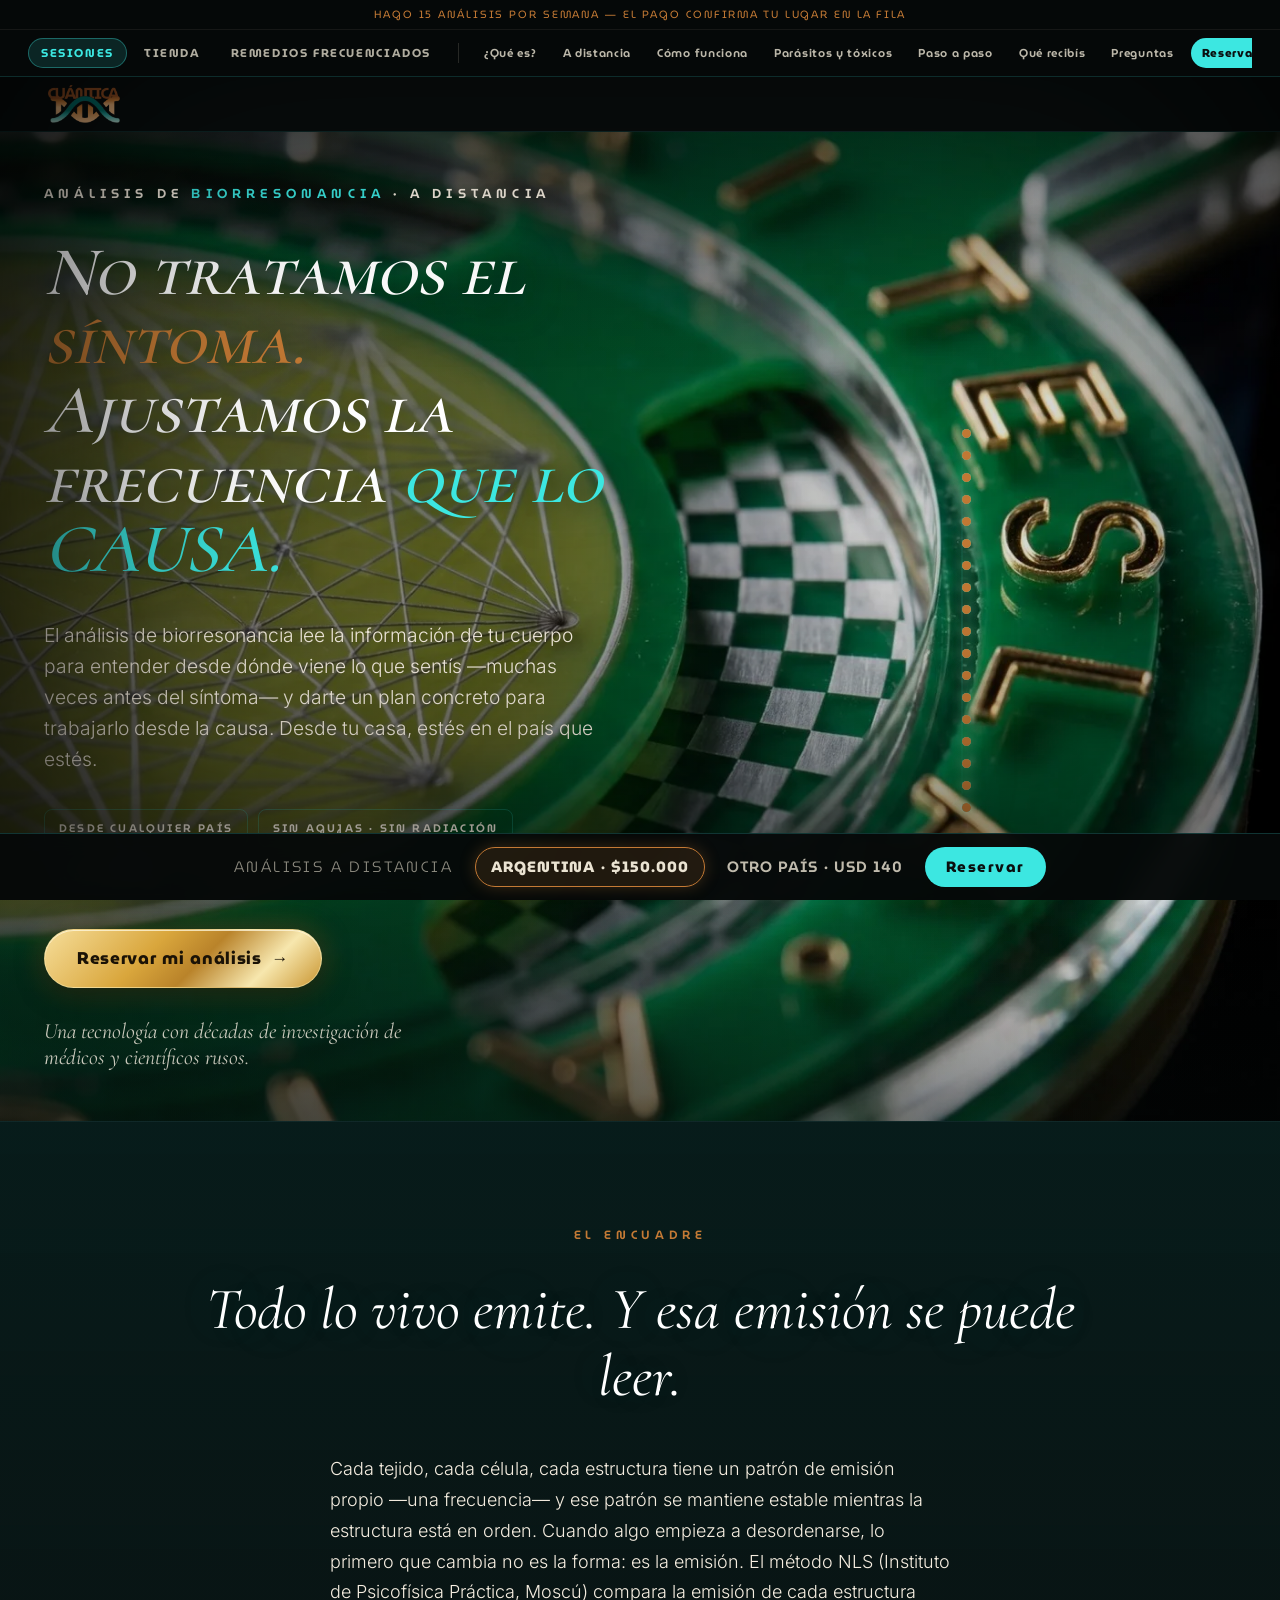
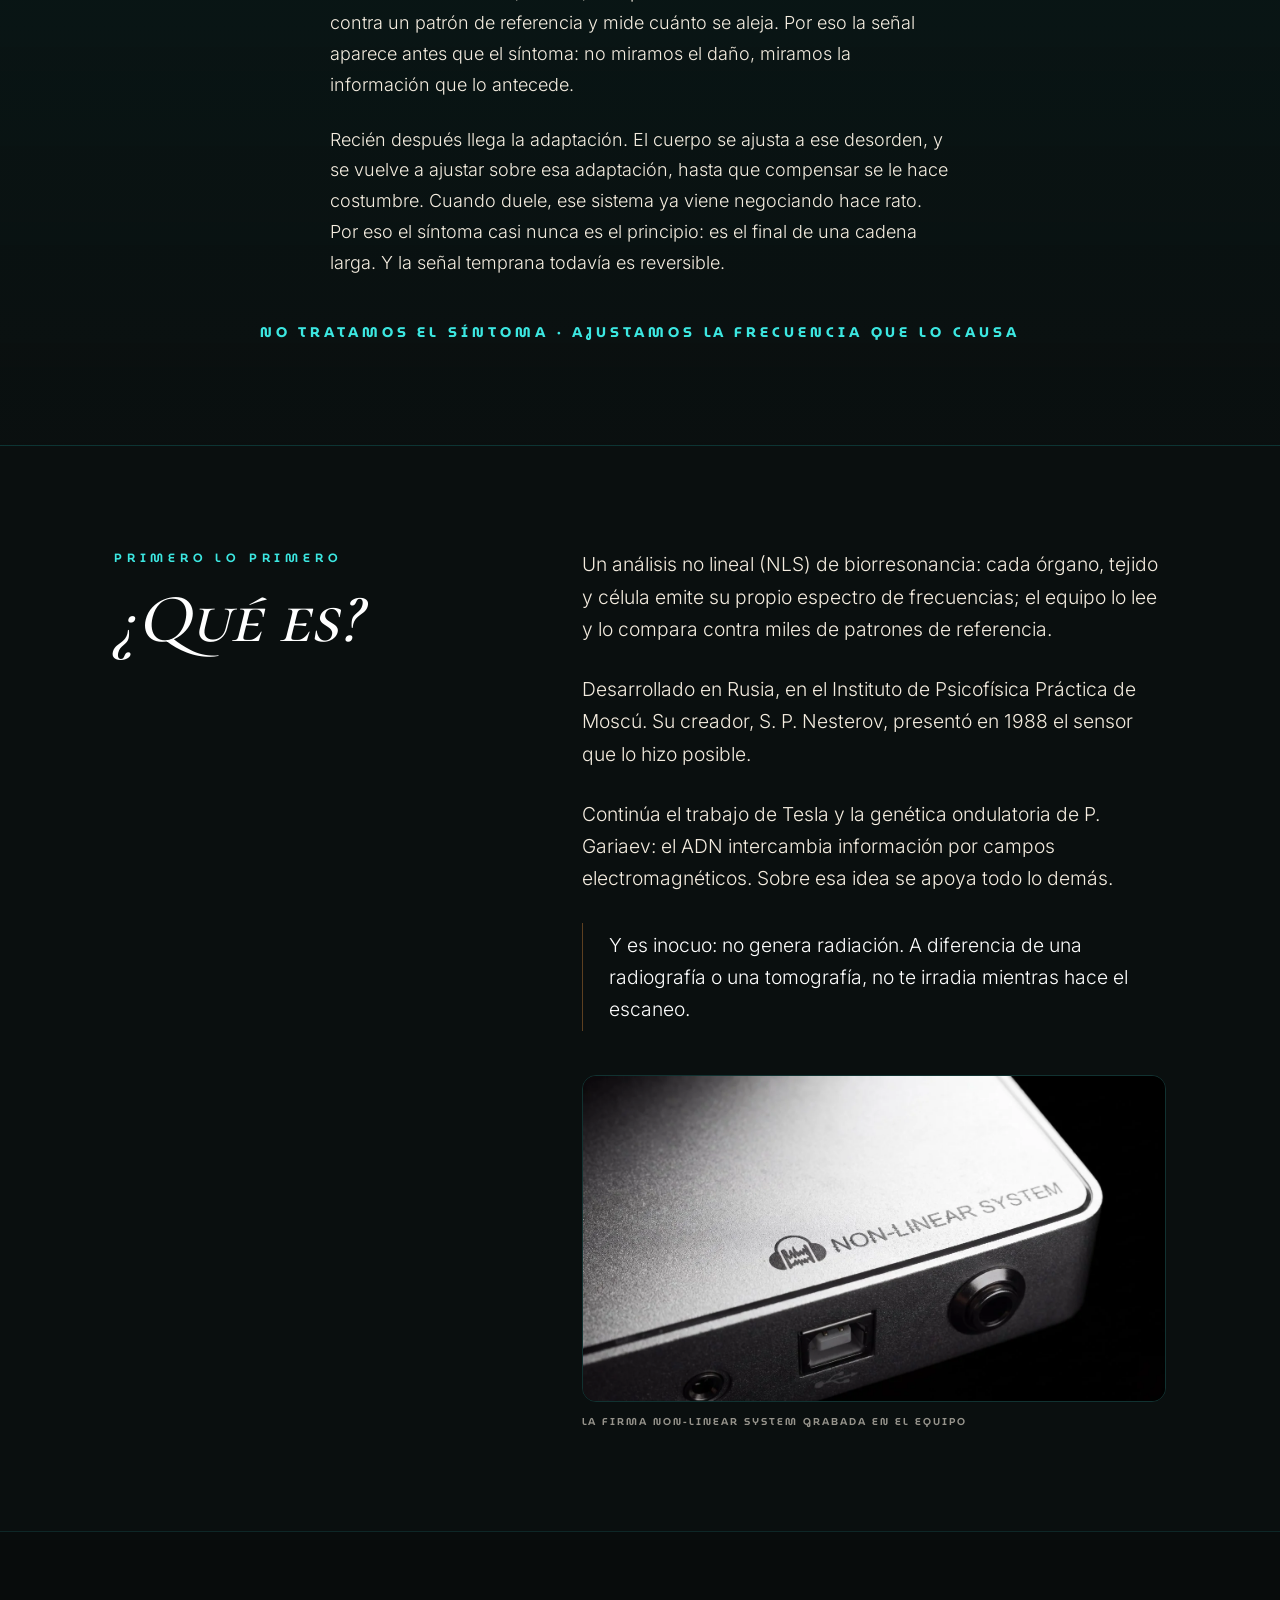
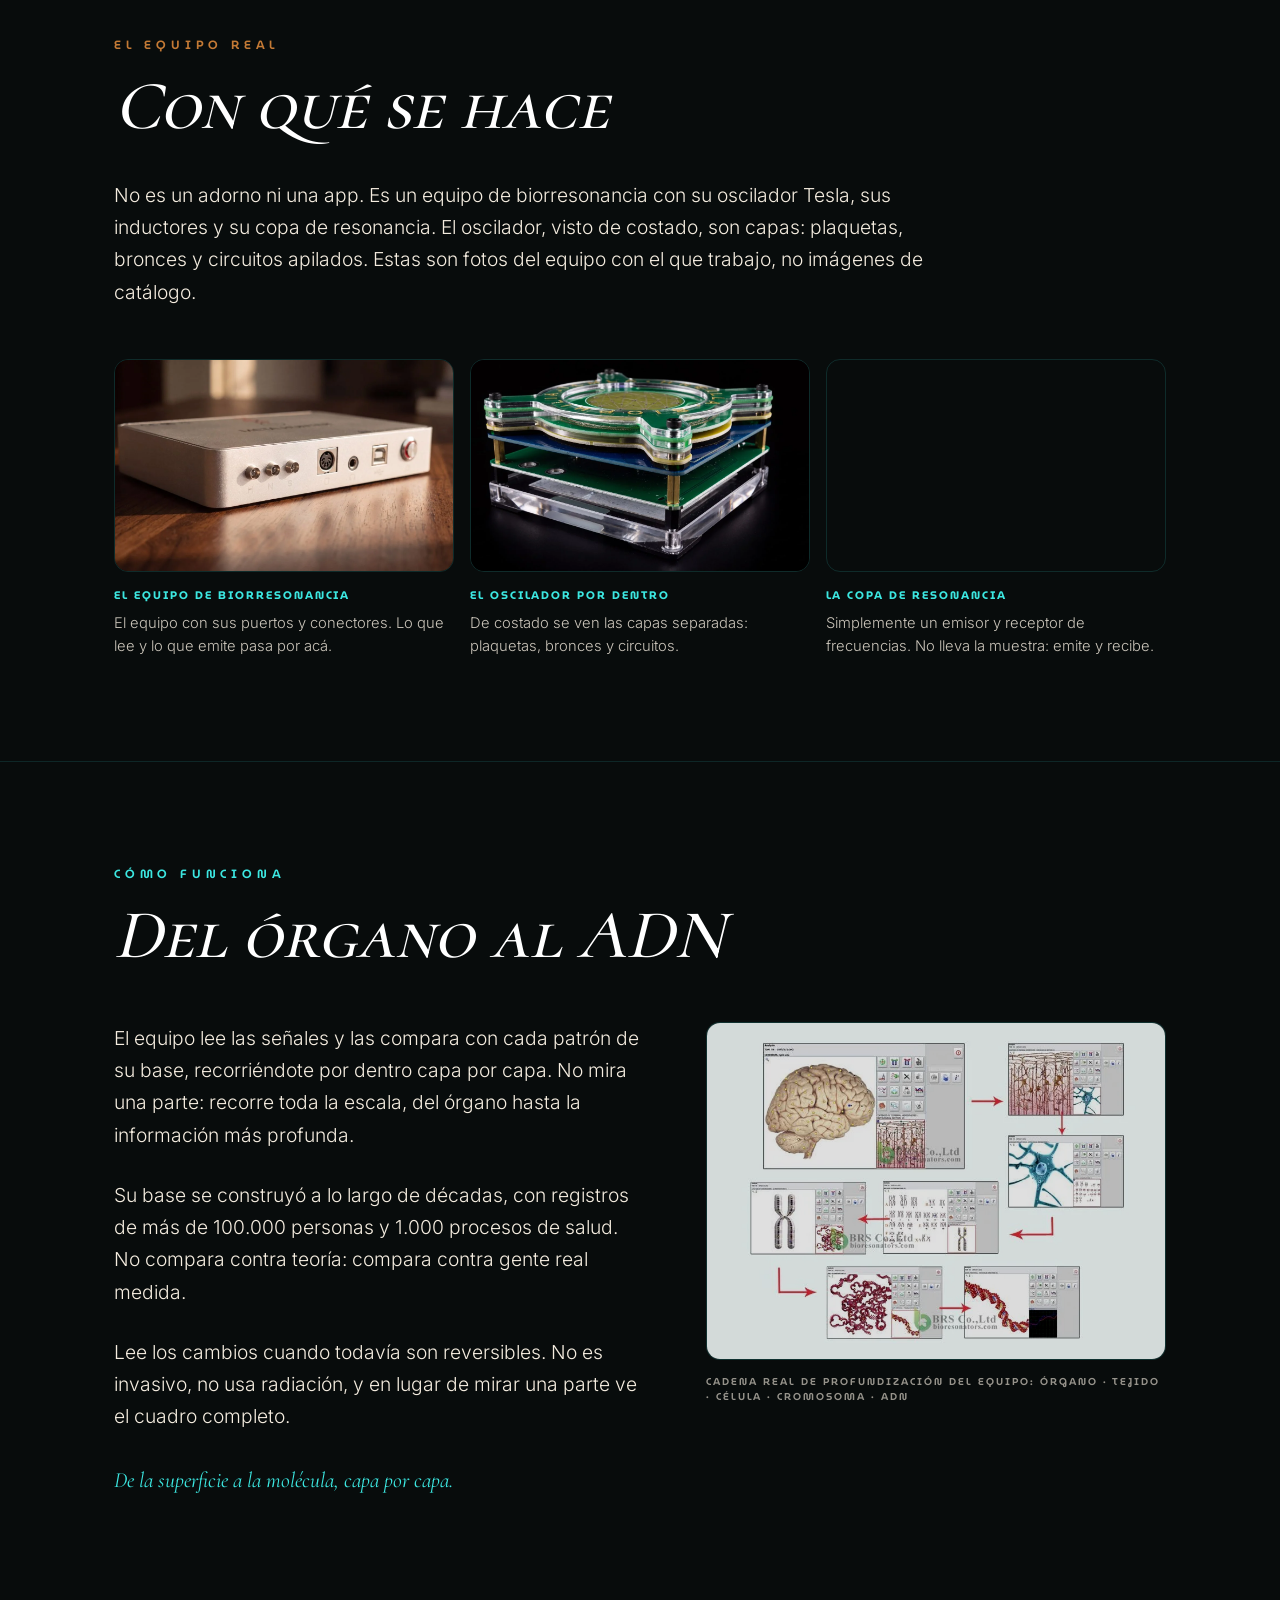
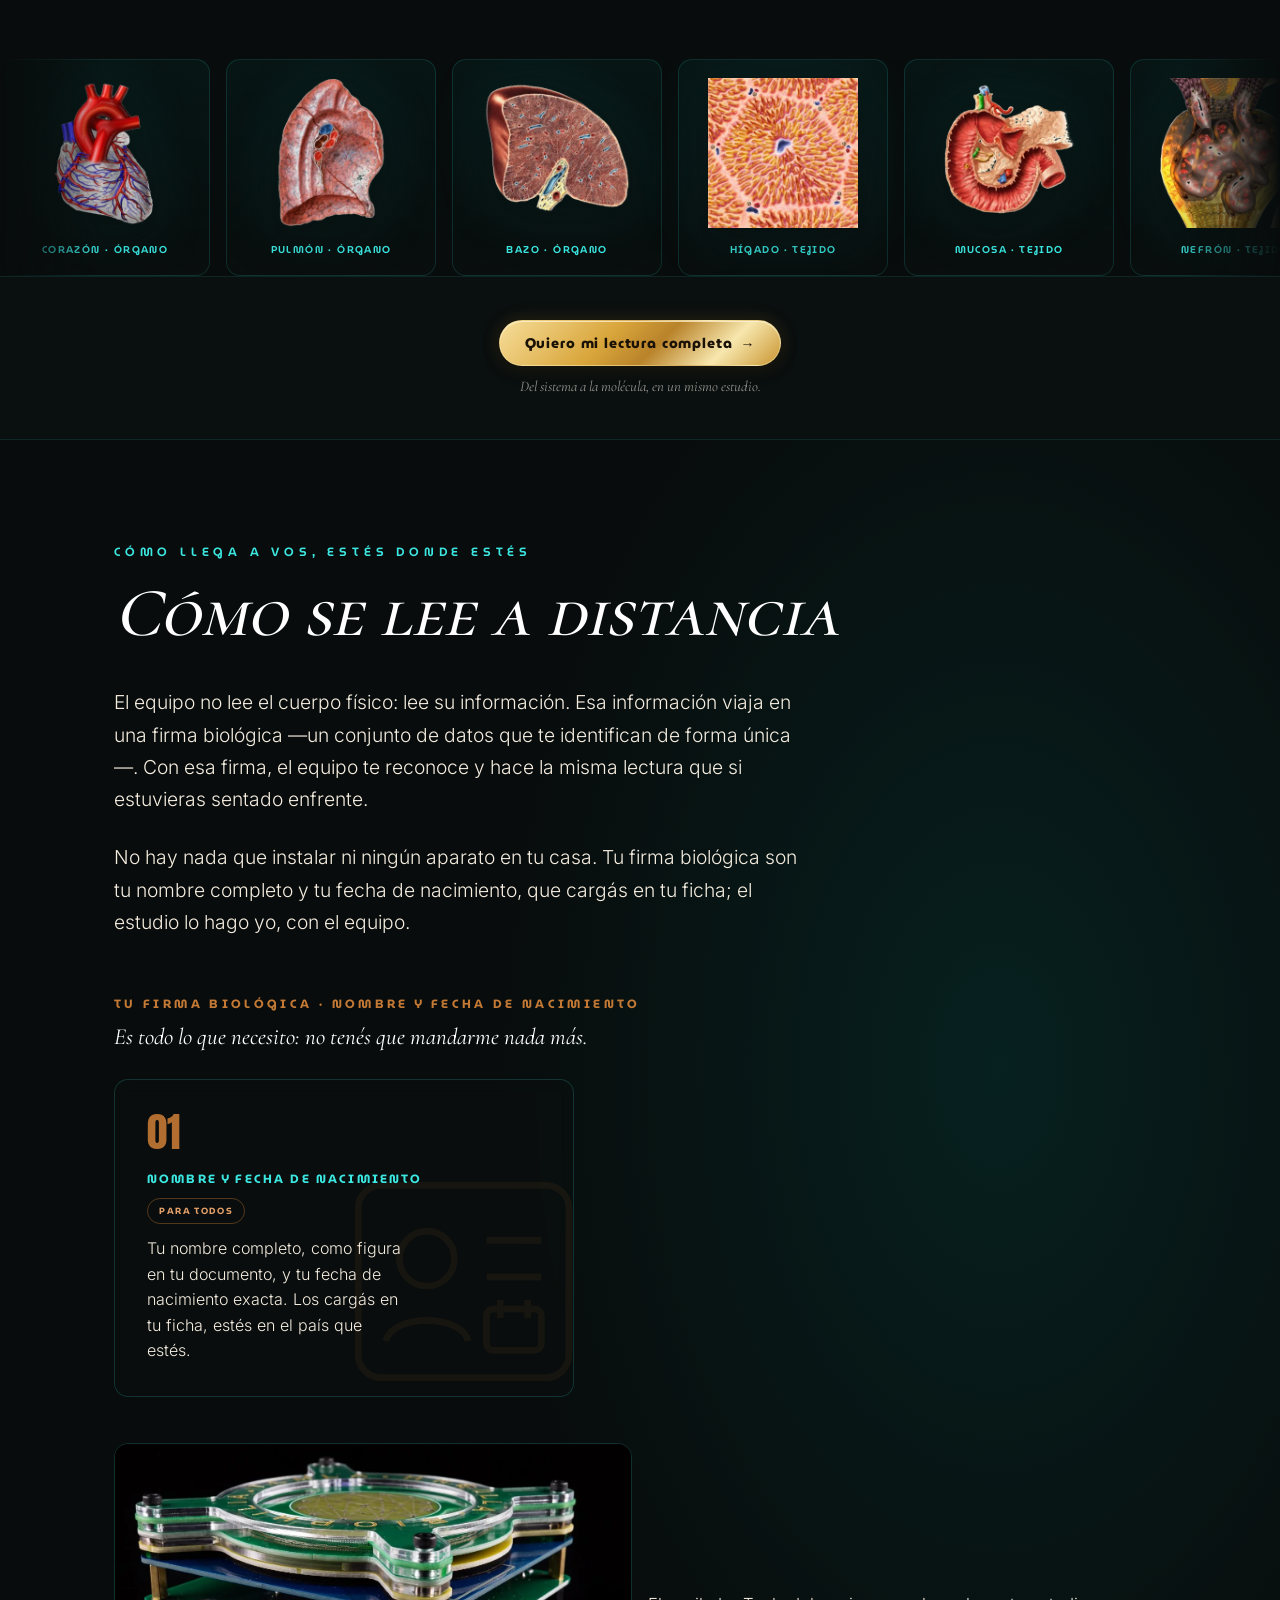
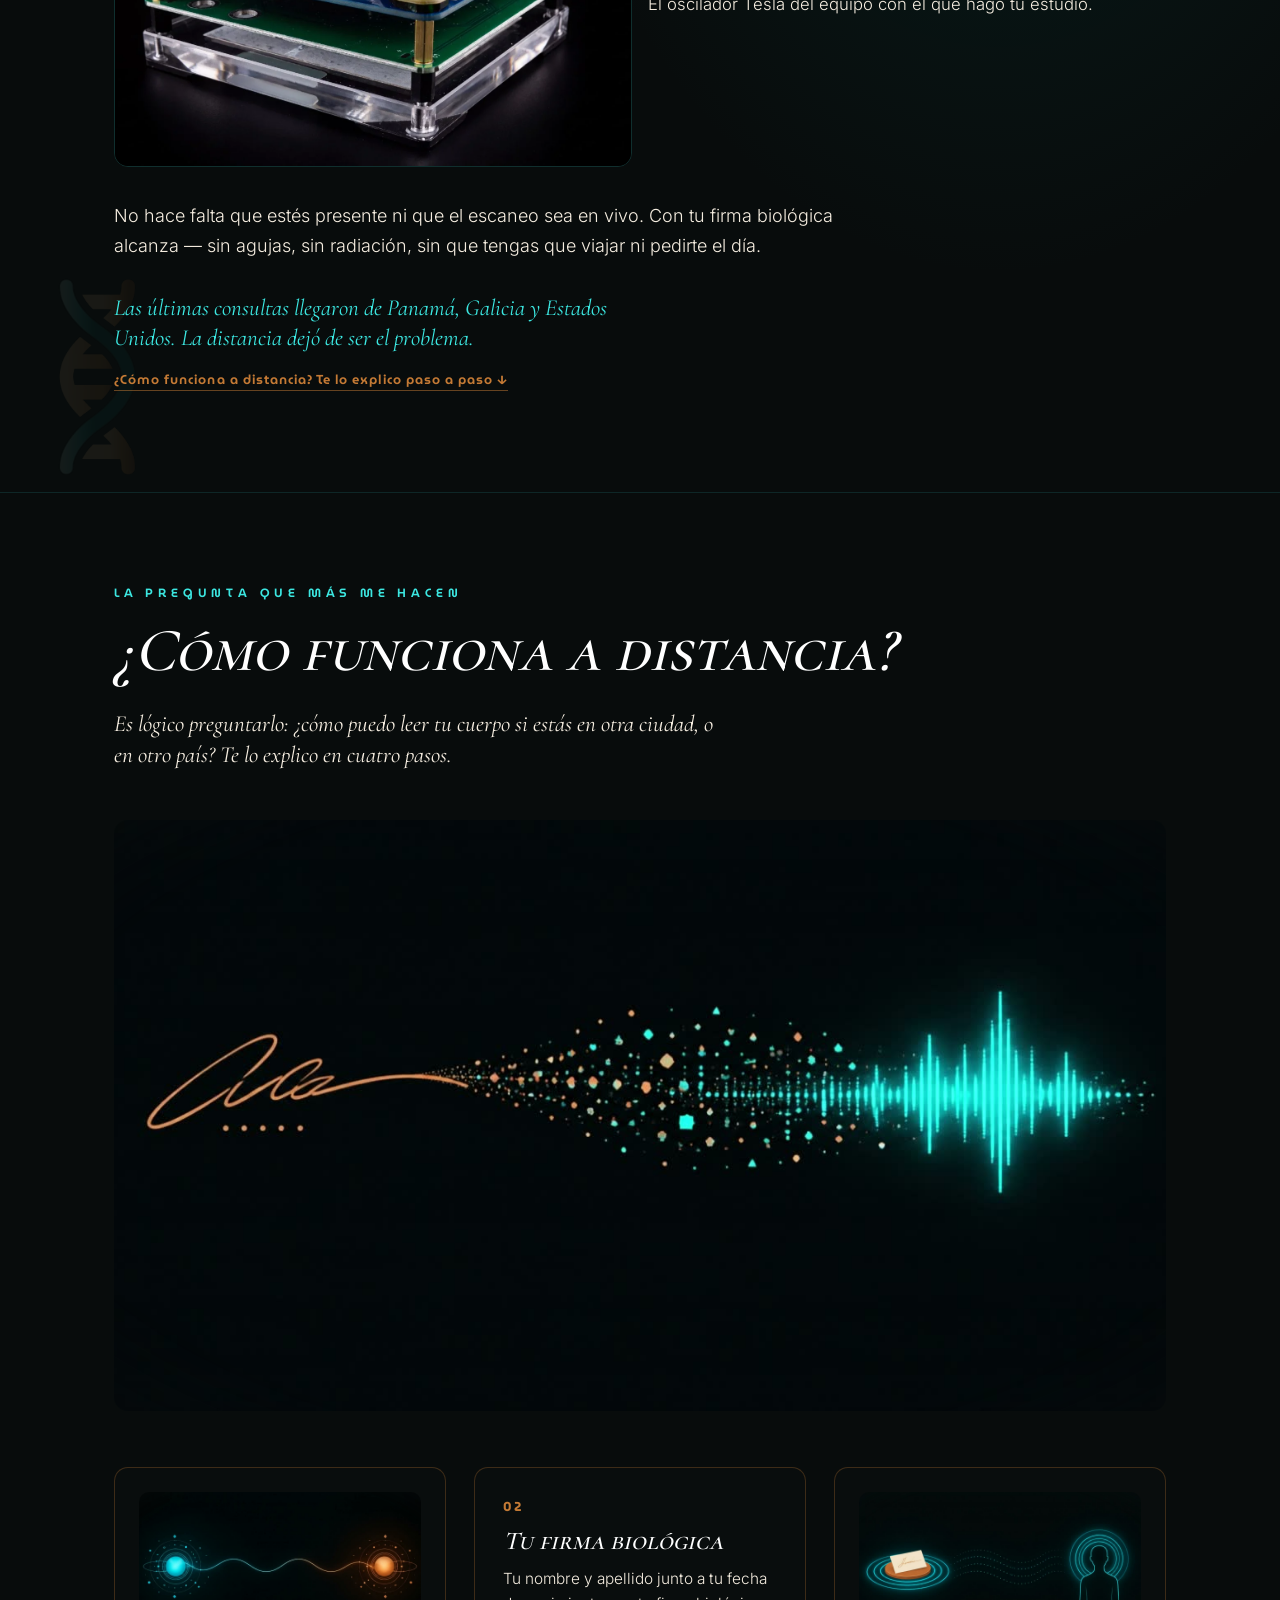
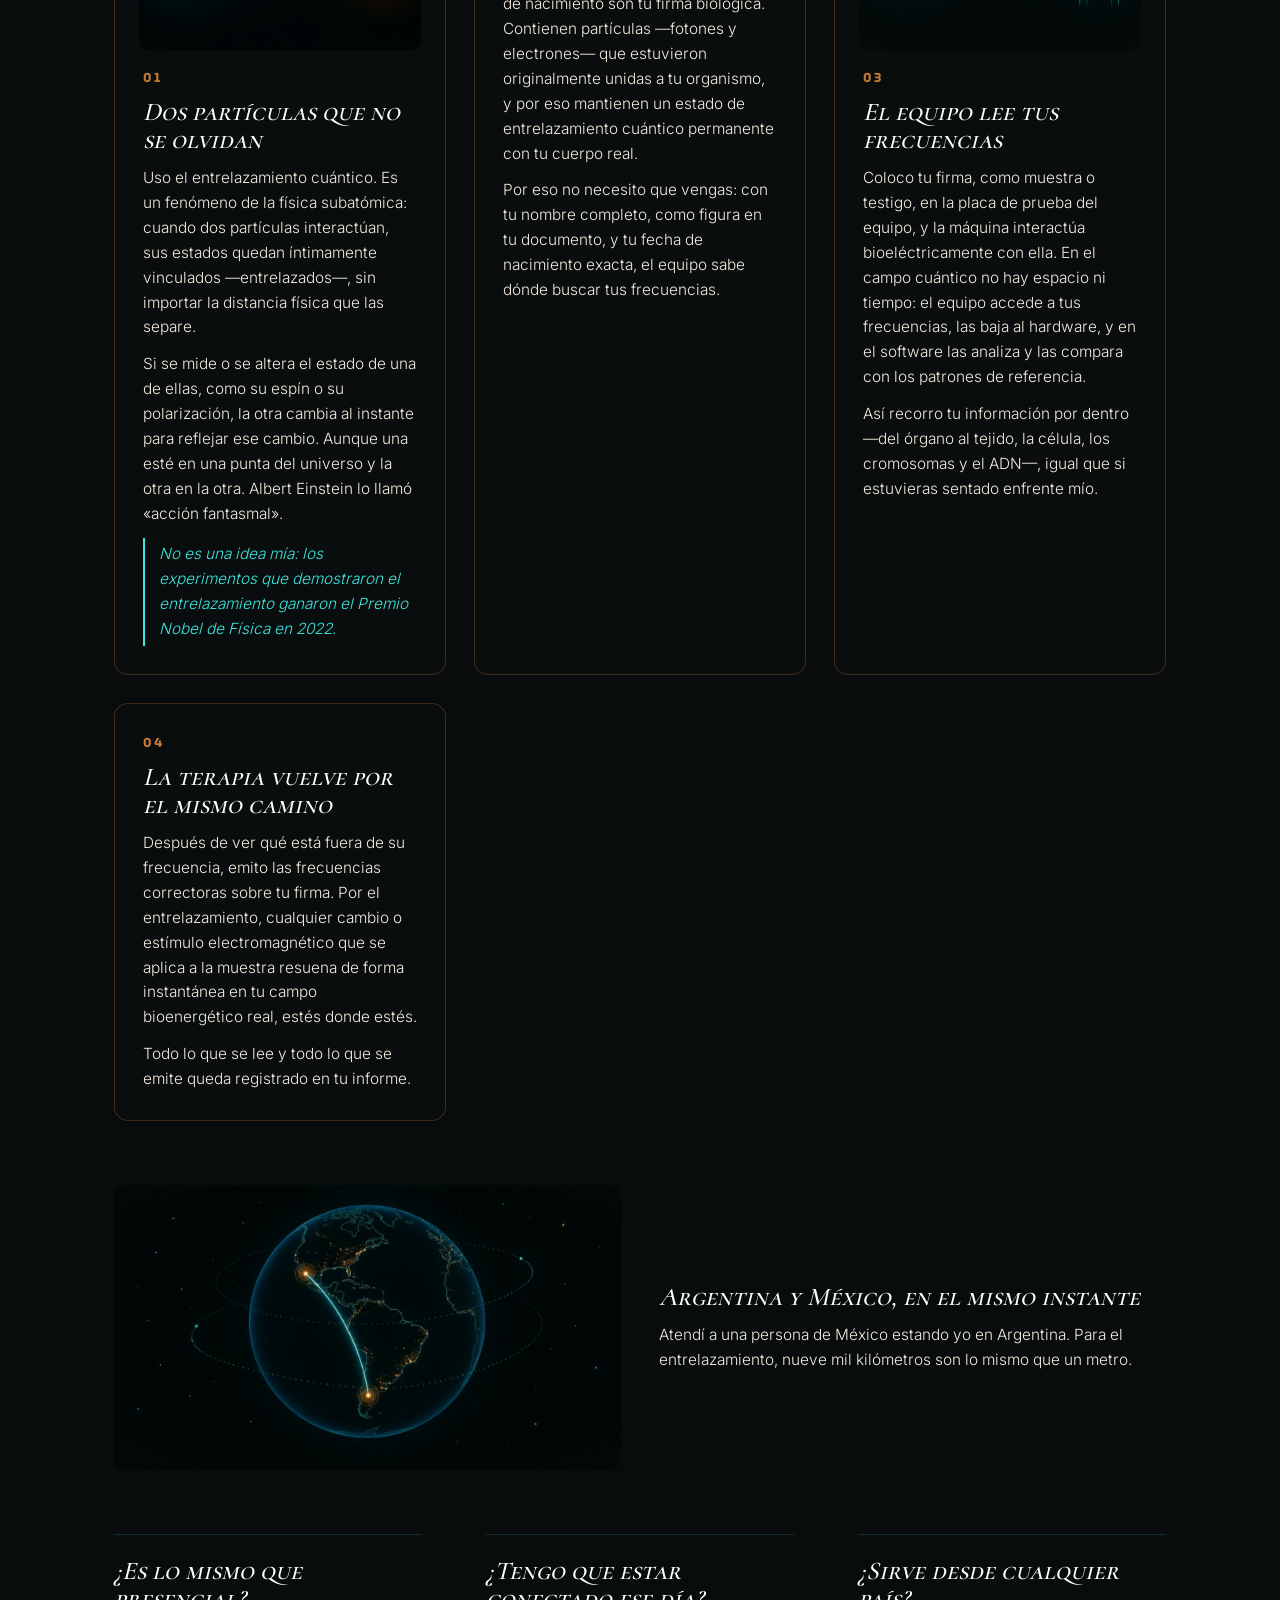
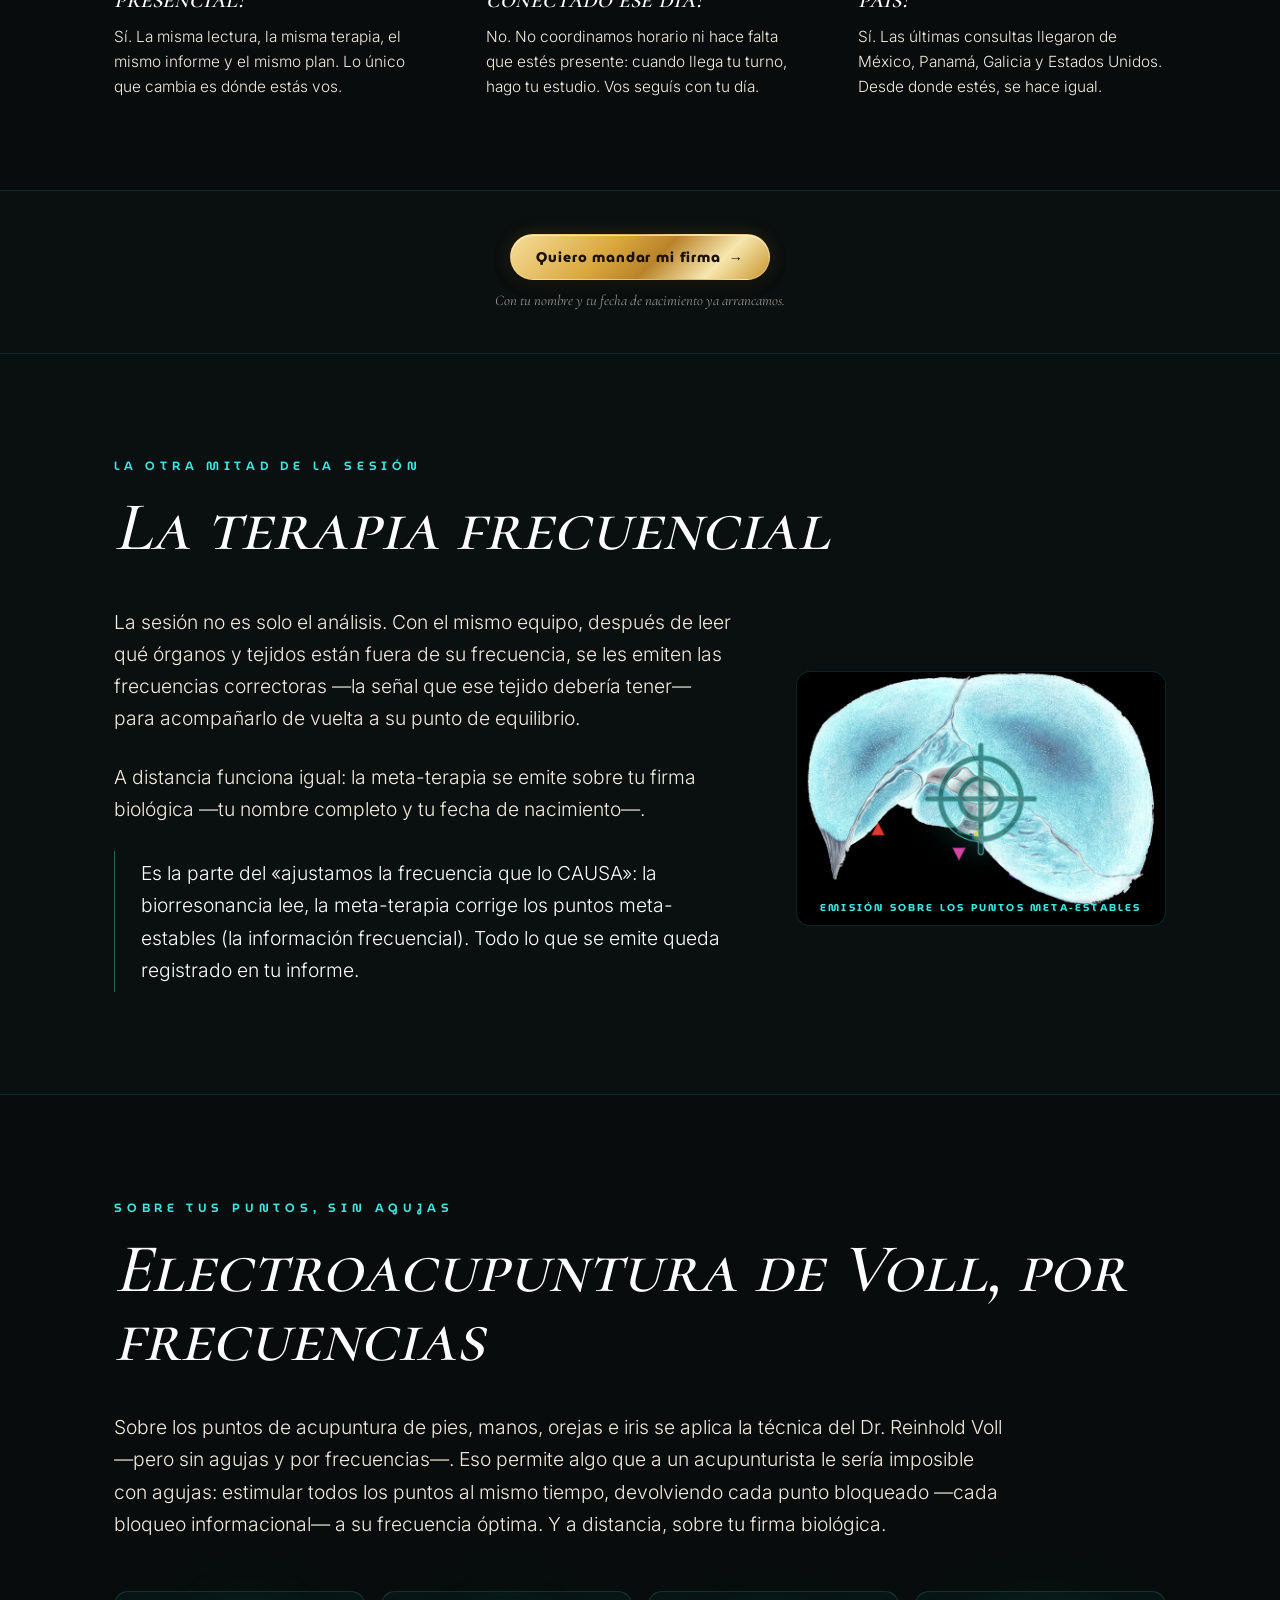
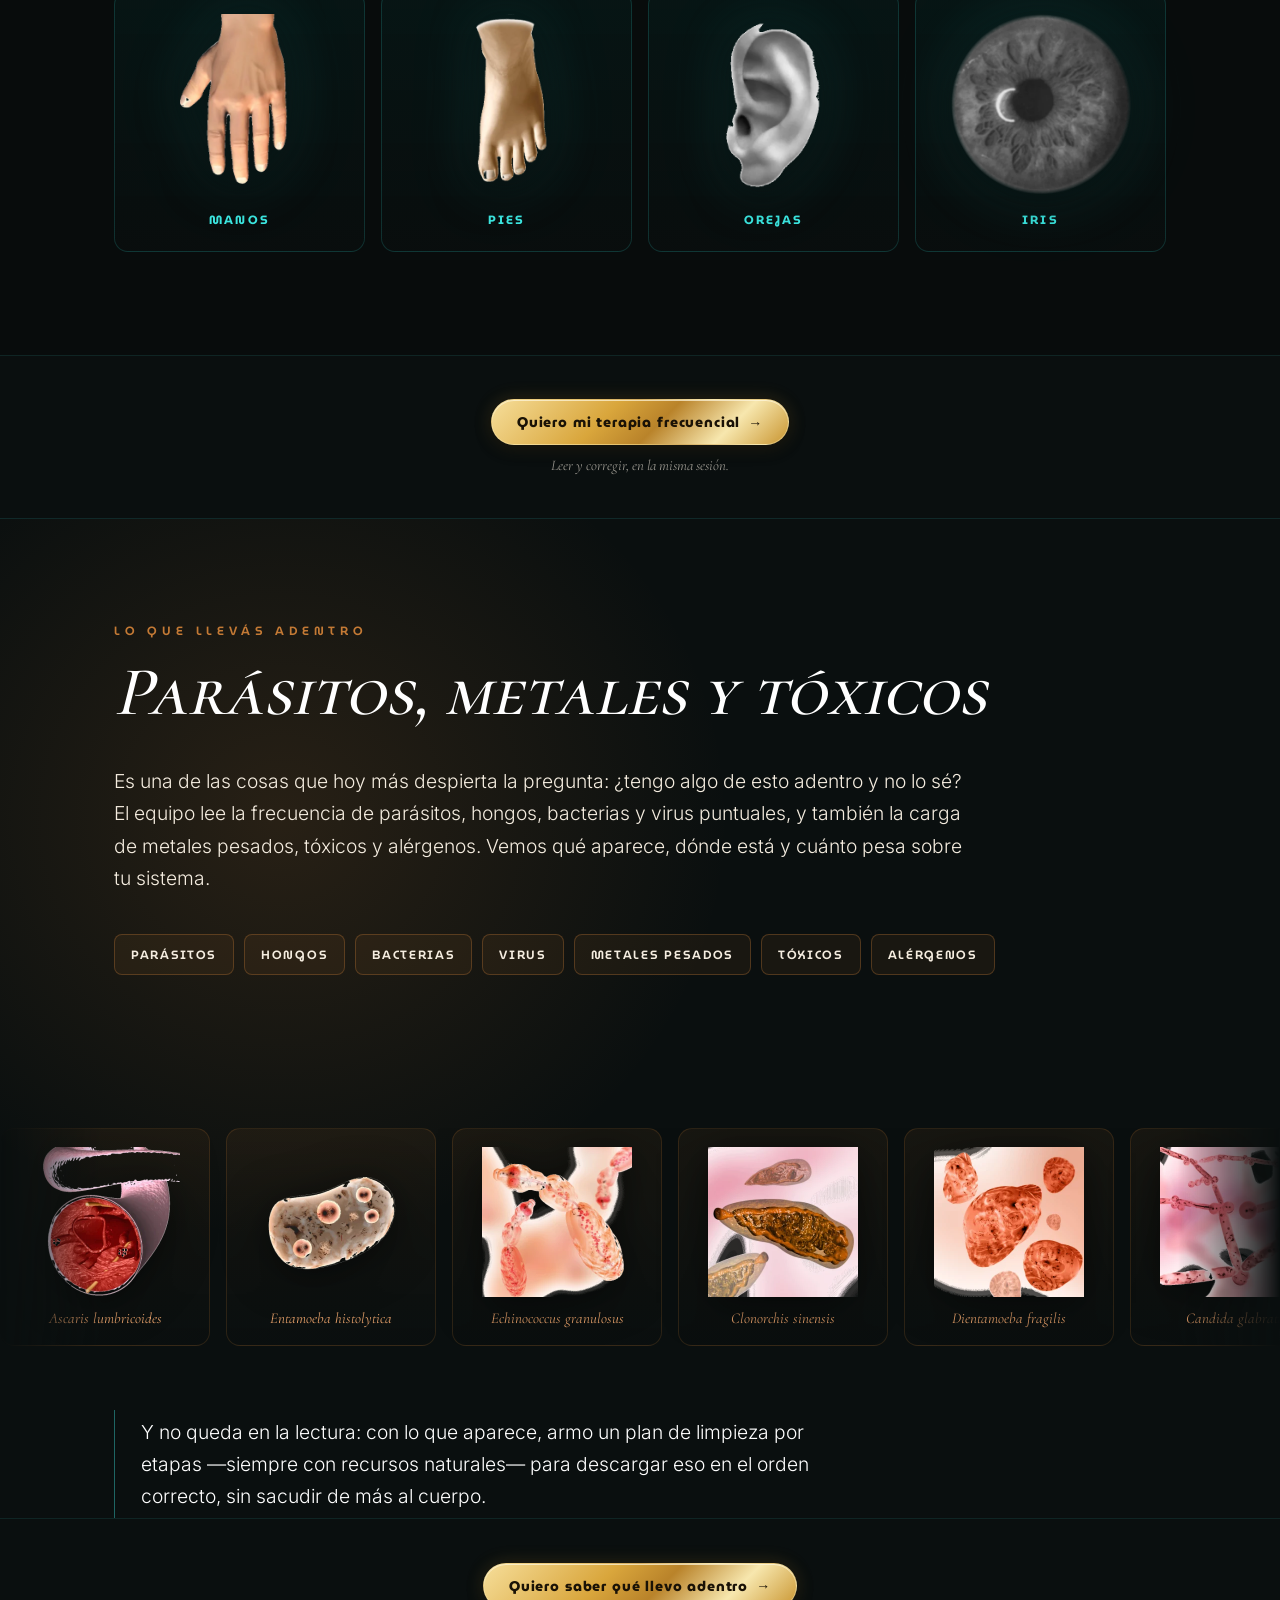
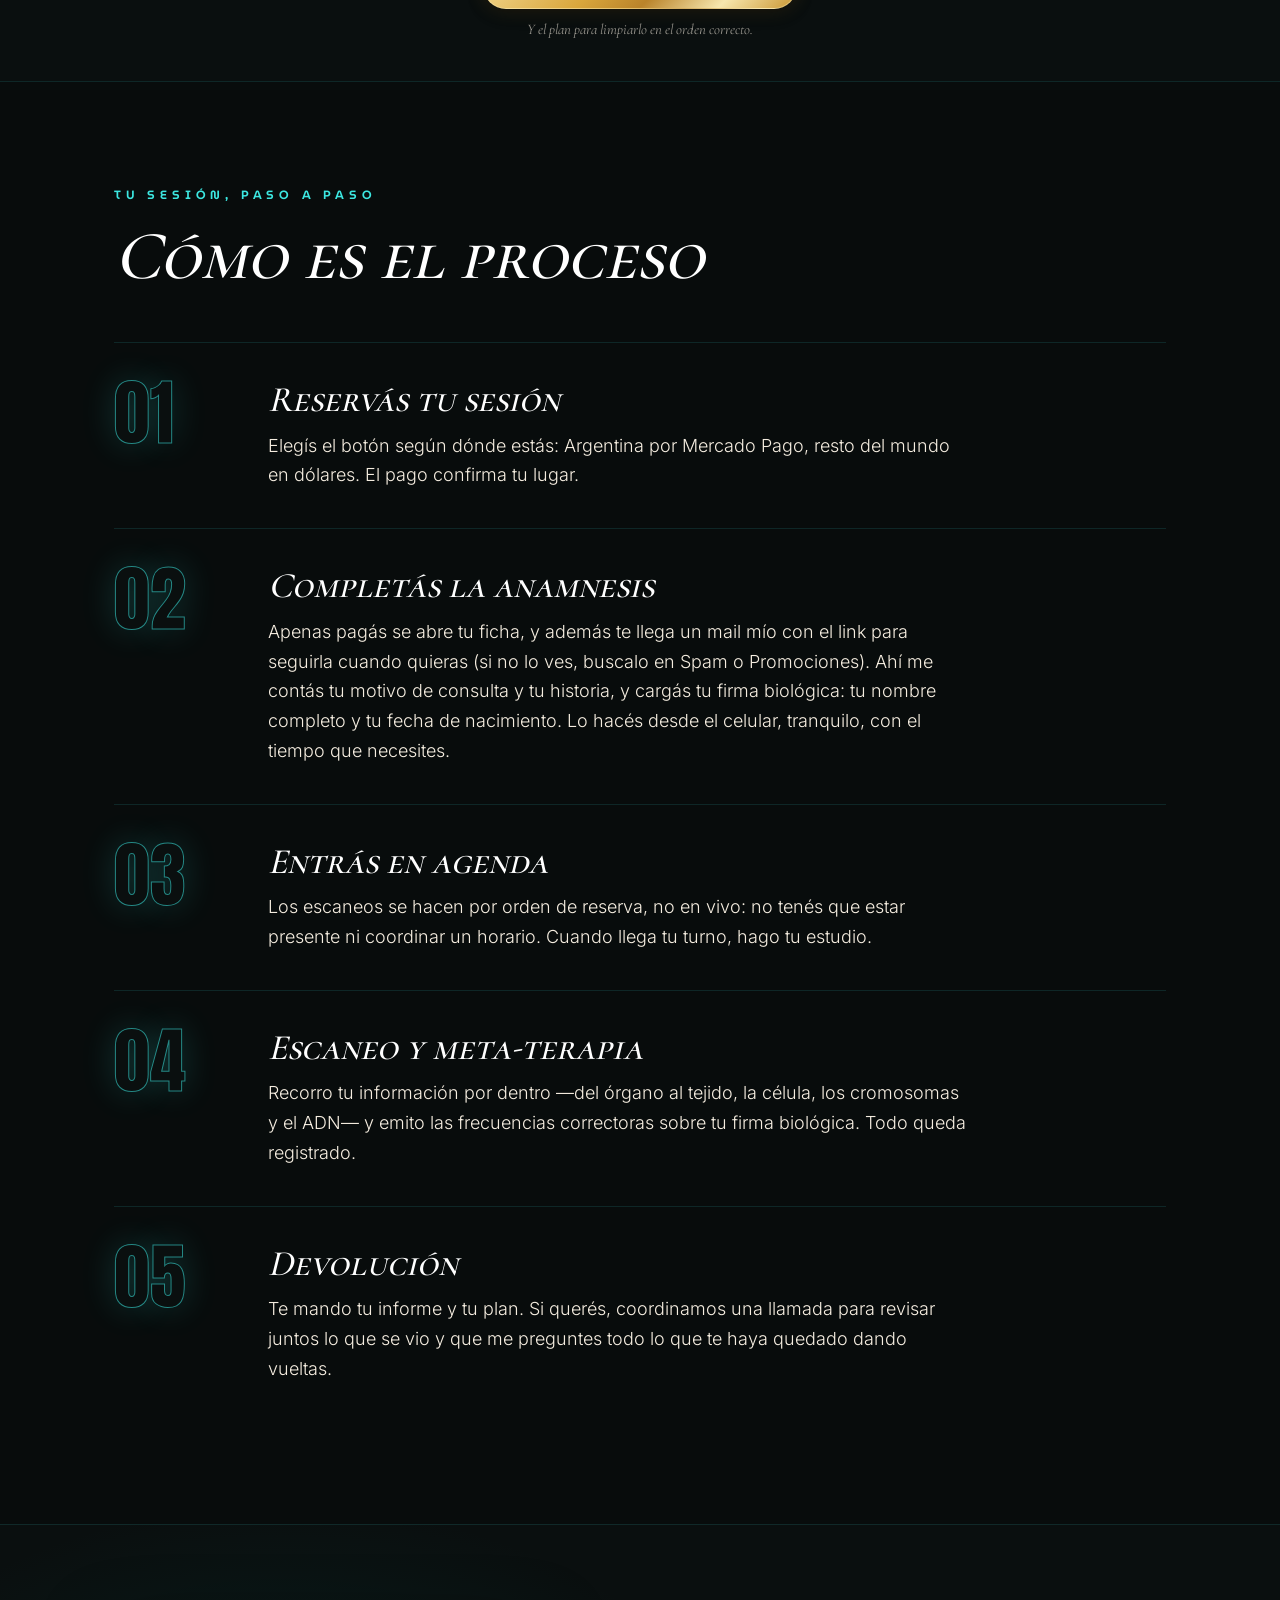
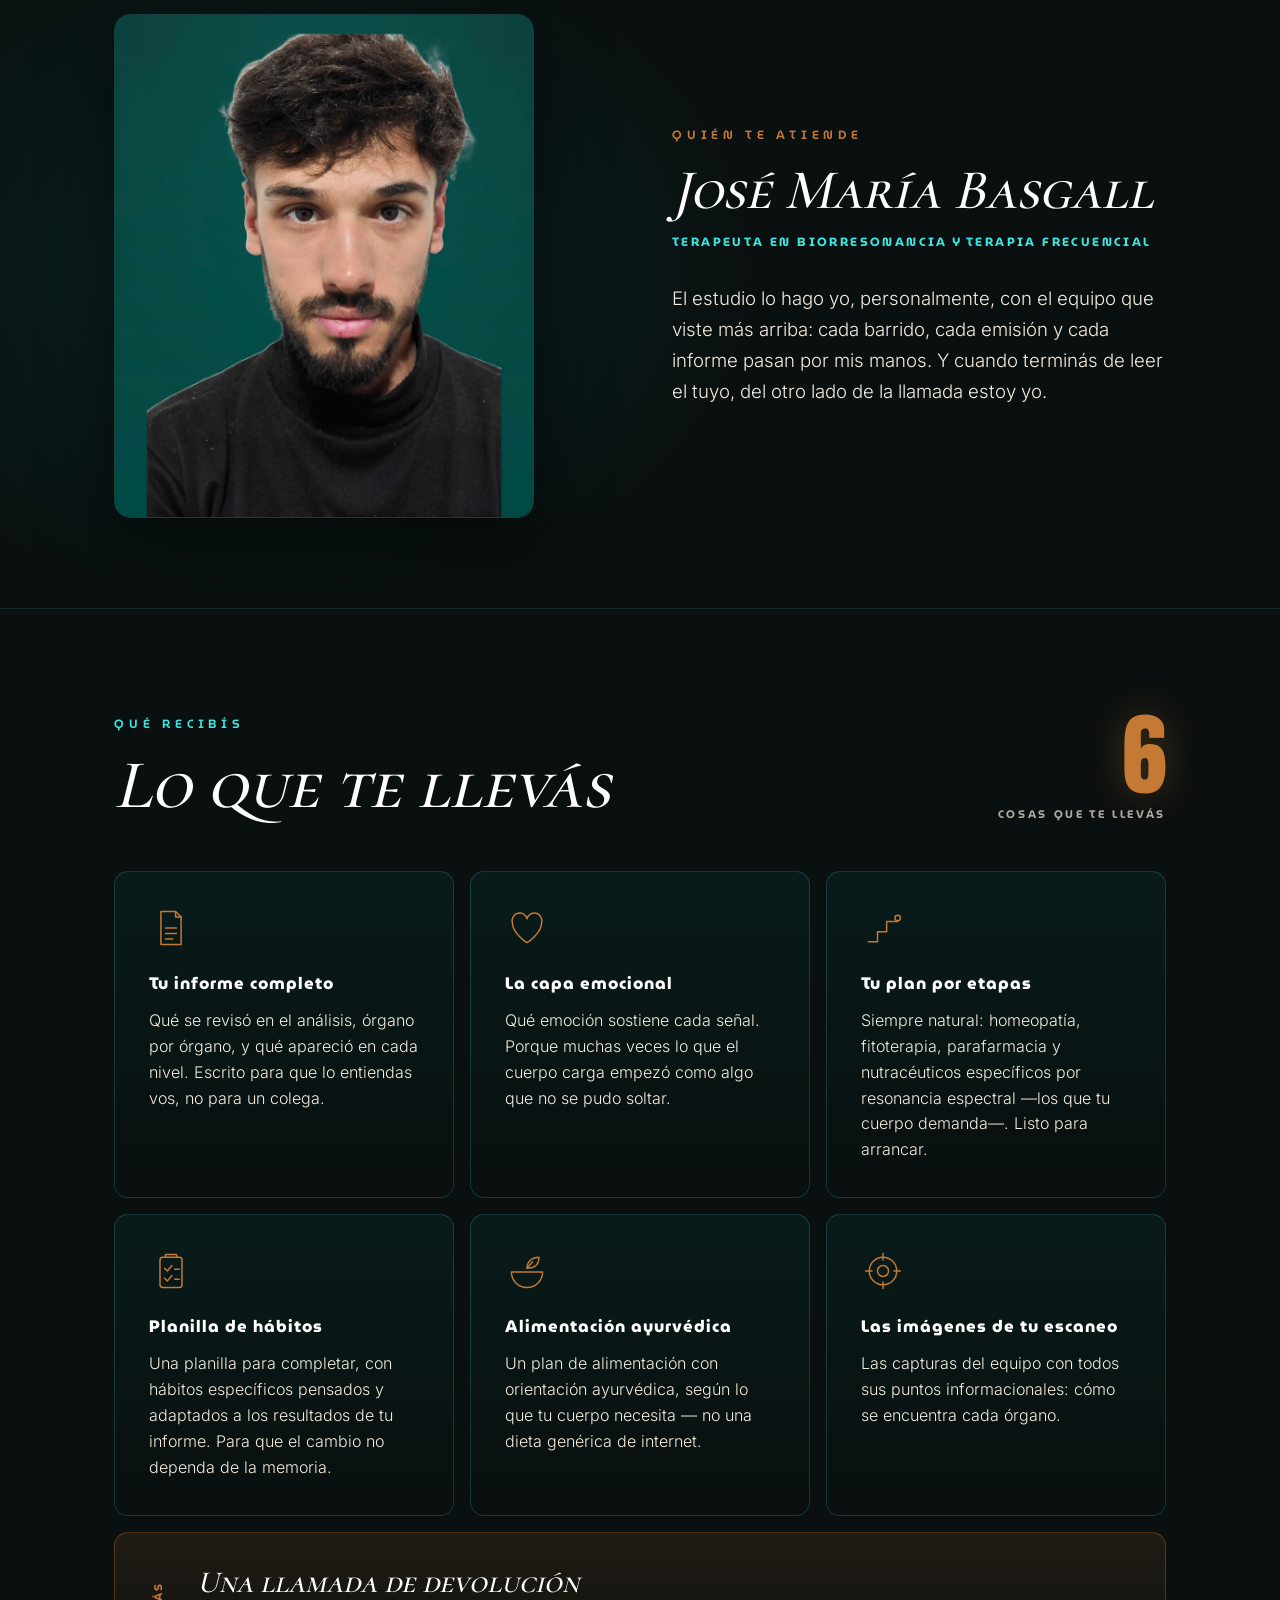
<file: index.html>
<!DOCTYPE html>
<html lang="es">
<head>
<meta charset="utf-8">
<meta name="viewport" content="width=device-width, initial-scale=1">
<title>Análisis de Biorresonancia a Distancia · CUÁNTICA</title>
<meta name="description" content="Lectura completa de biorresonancia NLS desde tu casa, estés en el país que estés. El equipo lee la información de tu cuerpo, del órgano al ADN, y recibís tu informe y tu plan.">
<link rel="canonical" href="https://sesiones.cuantica-card.com/">
<link rel="icon" type="image/svg+xml" href="assets/favicon.svg">
<meta property="og:type" content="website">
<meta property="og:site_name" content="CUÁNTICA">
<meta property="og:title" content="Análisis de Biorresonancia a Distancia · CUÁNTICA">
<meta property="og:description" content="Lectura completa de biorresonancia NLS desde tu casa, estés en el país que estés. El equipo lee la información de tu cuerpo, del órgano al ADN, y recibís tu informe y tu plan.">
<meta property="og:url" content="https://sesiones.cuantica-card.com/">
<meta property="og:image" content="https://sesiones.cuantica-card.com/assets/og-image.jpg">
<meta property="og:image:width" content="1200">
<meta property="og:image:height" content="630">
<meta property="og:locale" content="es_AR">
<meta name="twitter:card" content="summary_large_image">
<link rel="preload" as="image" href="assets/hero-full.webp" fetchpriority="high">
<style>
/* ============================================================
   ACADEMIA CUÁNTICA · colors_and_type.css
   Foundational tokens for the cinematic presentation system.
   Paleta de 6 colores + 4 fuentes (no negociable).
   url() paths resolve relative to THIS file (project root),
   so /fonts works from any HTML that links here.
   ============================================================ */

/* ---------- FONTS (latin subset, offline woff2) ----------
   Cormorant & Inter & Anton are variable; one file covers
   the weight range. Latin subset covers español rioplatense
   (á é í ó ú ñ ¿ ¡). */
@font-face{ font-family:'Anton'; font-style:normal; font-weight:400; font-display:swap;
  src:url("fonts/454a2da6-fbf9-45e7-b236-082be0d40b66.woff2") format('woff2'); }

@font-face{ font-family:'Cormorant'; font-style:italic; font-weight:400 600; font-display:swap;
  src:url("fonts/f3dd9cea-cad8-4827-bfed-bb062ccefff0.woff2") format('woff2'); }
@font-face{ font-family:'Cormorant'; font-style:normal; font-weight:400 500; font-display:swap;
  src:url("fonts/c45c5769-2aac-468c-acb4-1da999a1a894.woff2") format('woff2'); }

@font-face{ font-family:'Cormorant SC'; font-style:normal; font-weight:500; font-display:swap;
  src:url("fonts/f5428829-4a6b-4eea-ad1a-030ca7a2d16d.woff2") format('woff2'); }
@font-face{ font-family:'Cormorant SC'; font-style:normal; font-weight:600; font-display:swap;
  src:url("fonts/dcb6d150-a905-4123-8a69-884acdee916b.woff2") format('woff2'); }

@font-face{ font-family:'Inter'; font-style:normal; font-weight:300 600; font-display:swap;
  src:url("fonts/fb3e4757-4855-4797-818d-c45253e93311.woff2") format('woff2'); }

/* ---------- SISTEMA EDITORIAL SECUNDARIO (self-hosted ttf) ----------
   Fuentes del Manual de Marca v2.1 para piezas NO-presentación:
   PDFs anexos, carruseles IG, story covers, packaging.
   NO usar en las presentaciones cinematográficas (esas usan
   las 4 fuentes de arriba). MuseoModerno = acento/labels/datos;
   Cormorant Garamond = cuerpo editorial largo. */
@font-face{ font-family:'MuseoModerno'; font-style:normal; font-weight:100; font-display:swap; src:url("fonts/994fdc72-a7ea-459a-84c7-0f9f9590db22") format('truetype'); }
@font-face{ font-family:'MuseoModerno'; font-style:normal; font-weight:200; font-display:swap; src:url("fonts/a73da525-11c6-45f5-8aef-108ecc0e0902") format('truetype'); }
@font-face{ font-family:'MuseoModerno'; font-style:normal; font-weight:300; font-display:swap; src:url("fonts/8340d23c-81af-444c-b642-fae8c7e3d0d7") format('truetype'); }
@font-face{ font-family:'MuseoModerno'; font-style:normal; font-weight:400; font-display:swap; src:url("fonts/cf473a40-1669-4272-93d1-c6b2a74f8b34") format('truetype'); }
@font-face{ font-family:'MuseoModerno'; font-style:normal; font-weight:500; font-display:swap; src:url("fonts/35d55a84-f49c-46a4-97c3-17c7fff468e8") format('truetype'); }
@font-face{ font-family:'MuseoModerno'; font-style:normal; font-weight:600; font-display:swap; src:url("fonts/359e2c75-df26-4475-b74a-7d2b0dc59c51") format('truetype'); }
@font-face{ font-family:'MuseoModerno'; font-style:normal; font-weight:700; font-display:swap; src:url("fonts/724279c2-3f22-4fc6-a06c-1bed7a175c89") format('truetype'); }
@font-face{ font-family:'MuseoModerno'; font-style:normal; font-weight:800; font-display:swap; src:url("fonts/9b435c3a-bb39-4e96-b06b-53da9f1f9051") format('truetype'); }
@font-face{ font-family:'MuseoModerno'; font-style:normal; font-weight:900; font-display:swap; src:url("fonts/c2ff24b4-c847-4d07-80ec-d0583f72ec11") format('truetype'); }

@font-face{ font-family:'Cormorant Garamond'; font-style:normal; font-weight:300; font-display:swap; src:url("fonts/d0b3134d-92ec-4e45-ac70-76a0f9a1c912") format('truetype'); }
@font-face{ font-family:'Cormorant Garamond'; font-style:normal; font-weight:400; font-display:swap; src:url("fonts/5a76b96b-7d04-4dcf-ac5f-9b19f3468f12") format('truetype'); }
@font-face{ font-family:'Cormorant Garamond'; font-style:normal; font-weight:500; font-display:swap; src:url("fonts/48c6008b-7ea6-4965-9a38-a14fc8c81a83") format('truetype'); }
@font-face{ font-family:'Cormorant Garamond'; font-style:normal; font-weight:600; font-display:swap; src:url("fonts/b35152dd-a514-4de7-9766-0f5542b70374") format('truetype'); }
@font-face{ font-family:'Cormorant Garamond'; font-style:normal; font-weight:700; font-display:swap; src:url("fonts/394d1bbd-3de2-4b0e-b1cd-9e4397b48e19") format('truetype'); }

:root{
  /* ---------- PALETA OBLIGATORIA · 6 colores ---------- */
  --base:   #0A0F0F;   /* obsidiana · fondo principal      */
  --green:  #006B64;   /* verde mar profundo · primario    */
  --copper: #C47A35;   /* cobre cálido · acentos warm      */
  --cyan:   #3CE7E1;   /* cyan eléctrico · highlights/glow */
  --bone:   #F5EDE0;   /* hueso pearl · texto secundario   */
  --white:  #FFFFFF;   /* blanco puro · títulos            */

  /* ---------- ACENTOS DERIVADOS (uso medido) ----------
     Variaciones tonales tomadas del north star L03.
     Nunca introducir colores fuera de esta familia. */
  --teal-bright: #1FC9BE;  /* verde brillante para texto sobre oscuro */
  --ok:          #2FD9A0;  /* check afirmativo (verde-mar luminoso)   */
  --green-deep:  #003C38;  /* verde oscuro de soporte (manual v2.1)   */
  --copper-soft: #E5A06A;  /* cobre claro de soporte (manual v2.1)    */

  /* ---------- GLOWS / SOMBRAS DE COLOR ---------- */
  --glow-cyan:   rgba(60,231,225,.45);
  --glow-copper: rgba(196,122,53,.55);
  --glow-green:  rgba(31,201,190,.50);

  /* protección de texto sobre imagen — dual shadow obligatorio */
  --tshadow:      0 2px 8px rgba(0,0,0,.85), 0 0 24px rgba(0,0,0,.55);
  --tshadow-deep: 0 4px 40px rgba(0,0,0,.85), 0 2px 8px rgba(0,0,0,.9);
  --tshadow-glow: 0 0 60px var(--glow-cyan), 0 4px 40px rgba(0,0,0,.85), 0 2px 8px rgba(0,0,0,.9);

  /* panel frosted que ancla texto denso sobre fotografía */
  --panel-bg:     rgba(10,15,15,.40);
  --panel-border: 1px solid rgba(60,231,225,.15); /* @kind other */
  --panel-radius: 14px;
  --panel-blur:   blur(8px); /* @kind other */

  /* ---------- FAMILIAS ---------- */
  --font-display: 'Cormorant SC', serif;   /* títulos editoriales · SIEMPRE italic */
  --font-quote:   'Cormorant', serif;      /* quotes y citas · italic 400          */
  --font-body:    'Inter', sans-serif;     /* cuerpo, datos, eyebrows              */
  --font-impact:  'Anton', sans-serif;     /* números enormes                      */
  /* sistema editorial secundario (PDFs / redes — no presentaciones) */
  --font-accent:    'MuseoModerno', sans-serif;      /* labels, datos, captions     */
  --font-editorial: 'Cormorant Garamond', serif;     /* cuerpo editorial largo      */

  /* ---------- EASINGS CINEMÁTICOS ---------- */
  --ease:      cubic-bezier(.22,.61,.36,1); /* @kind other */
  --ease-soft: cubic-bezier(.4,0,.2,1); /* @kind other */
  --fade-dur:  1100ms; /* @kind other */ /* nunca cortes duros entre slides */
}

/* ============================================================
   ESCALA TIPOGRÁFICA SEMÁNTICA  (valores @1920×1080)
   Aplicá estas clases directamente o copiá los valores.
   ============================================================ */

/* EYEBROW · ahora en MuseoModerno (peso grueso) — acento de marca.
   MuseoModerno es más ancha que Inter, así que el tracking baja a .40em. */
.eyebrow{
  font-family:var(--font-accent); font-weight:600; font-size:21px;
  letter-spacing:.40em; text-transform:uppercase;
  color:var(--cyan); opacity:.92;
}

/* ---------- MUSEOMODERNO BRAND ACCENT ----------
   La fuente que más representa la marca. Usar SOLO pesos gruesos
   (600–900) — NUNCA los pesos finos (100–300 "palitos angostos").
   .brand-tag = label/CTA con carácter · .hook = palabra de impacto. */
.brand-tag{
  font-family:var(--font-accent); font-weight:700; font-size:24px;
  letter-spacing:.30em; text-transform:uppercase; color:var(--cyan);
  text-shadow:0 0 24px rgba(60,231,225,.45), 0 2px 12px rgba(0,0,0,.9);
}
.hook{
  font-family:var(--font-accent); font-weight:800; font-size:140px;
  line-height:.9; letter-spacing:-.01em; color:var(--white);
  text-shadow:0 0 70px var(--glow-cyan), 0 6px 44px rgba(0,0,0,.85), 0 2px 10px rgba(0,0,0,.9);
}
.hero-title{
  font-family:var(--font-display); font-style:italic; font-weight:500;
  font-size:132px; line-height:.94; color:var(--white);
  text-shadow:var(--tshadow-glow);
}
.section-title{
  font-family:var(--font-display); font-style:italic; font-weight:500;
  font-size:200px; line-height:.92; color:var(--white);
  text-shadow:0 0 70px var(--glow-cyan), 0 6px 48px rgba(0,0,0,.85), 0 2px 10px rgba(0,0,0,.9);
}
.big-number{
  font-family:var(--font-impact); font-weight:400;
  font-size:240px; color:var(--white); line-height:.86; letter-spacing:.01em;
  text-shadow:0 0 80px rgba(60,231,225,.5), 0 6px 44px rgba(0,0,0,.85), 0 2px 10px rgba(0,0,0,.9);
}
.subtitle{
  font-family:var(--font-body); font-weight:300; font-size:40px;
  letter-spacing:.01em; color:var(--bone);
  text-shadow:0 2px 22px rgba(0,0,0,.9);
}
.body-row{
  font-family:var(--font-body); font-weight:300; font-size:30px; line-height:1.34;
  color:var(--bone); text-shadow:0 2px 14px rgba(0,0,0,.92);
}
.body-row strong{ font-weight:500; color:var(--white); }
.quote{
  font-family:var(--font-quote); font-style:italic; font-weight:400;
  font-size:100px; line-height:1.12; color:var(--white);
  text-shadow:0 0 60px rgba(60,231,225,.4), 0 4px 40px rgba(0,0,0,.85), 0 2px 8px rgba(0,0,0,.9);
}
.cite{
  font-family:var(--font-display); font-style:italic; font-weight:400;
  font-size:32px; letter-spacing:.06em; color:var(--bone);
  text-shadow:0 2px 16px rgba(0,0,0,.9);
}
.cite-soft{
  font-family:var(--font-quote); font-style:italic; font-weight:400;
  font-size:34px; color:var(--bone); text-shadow:0 2px 16px rgba(0,0,0,.9);
}

/* color helpers */
.t-cyan{ color:var(--cyan); } .t-copper{ color:var(--copper); }
.t-green{ color:var(--teal-bright); } .t-bone{ color:var(--bone); } .t-white{ color:var(--white); }

/* frosted panel */
.panel{
  backdrop-filter:var(--panel-blur); -webkit-backdrop-filter:var(--panel-blur);
  background:var(--panel-bg); border:var(--panel-border); border-radius:var(--panel-radius);
}

</style>
<style>

    .sc-placeholder{background:color-mix(in srgb,currentColor 8%,transparent);
      border:1px solid color-mix(in srgb,currentColor 50%,transparent);
      border-radius:2px;box-sizing:border-box;overflow:hidden}
    @keyframes sc-shine{0%{background-position:100% 50%}100%{background-position:0% 50%}}
    html.sc-dc-streaming .sc-placeholder,
    html.sc-dc-streaming .sc-interp.sc-missing{position:relative;
      background:color-mix(in srgb,currentColor 5%,transparent);
      border-color:transparent}
    html.sc-dc-streaming .sc-placeholder::before,
    html.sc-dc-streaming .sc-interp.sc-missing::before{content:'';
      position:absolute;inset:0;pointer-events:none;
      background:linear-gradient(90deg,rgba(217,119,87,0) 25%,rgba(247,225,211,.95) 37%,rgba(217,119,87,0) 63%);
      background-size:400% 100%;animation:sc-shine 1.4s ease infinite}
    html.sc-dc-streaming .sc-placeholder:nth-child(n+9 of .sc-placeholder)::before,
    html.sc-dc-streaming .sc-interp.sc-missing:nth-child(n+9 of .sc-interp.sc-missing)::before{animation:none;
      background:color-mix(in srgb,currentColor 8%,transparent)}
    .sc-placeholder-error{padding:4px 8px;font:11px/1.4 ui-monospace,monospace;
      color:color-mix(in srgb,currentColor 70%,transparent);word-break:break-word}
    .sc-interp.sc-missing{display:inline-block;width:2em;height:1em;overflow:hidden;
      vertical-align:text-bottom;background:rgba(255,255,255,.3);border:1px solid rgba(0,0,0,.5);
      border-radius:2px;box-sizing:border-box;color:transparent;
      user-select:none}
    .sc-interp.sc-unresolved{font-family:ui-monospace,monospace;font-size:.85em;
      color:color-mix(in srgb,currentColor 50%,transparent);
      background:color-mix(in srgb,currentColor 10%,transparent);border-radius:3px;
      padding:0 3px}
    .sc-host.sc-has-error{position:relative}
    .sc-logic-error{position:absolute;top:8px;left:8px;z-index:2147483647;max-width:60ch;
      padding:6px 10px;background:#b00020;color:#fff;font:12px/1.4 ui-monospace,monospace;
      border-radius:4px;white-space:pre-wrap;pointer-events:none}
    /* Mirrors PRINT_BASELINE_CSS in apps/web deck-stage-export.ts — keep both
       in sync until dc-runtime regains a build step. */
    @media print {
      @page { margin: 0.5cm; }
      figure, table { break-inside: avoid; }
      #dc-root, #dc-root > .sc-host { height: auto; }
      *, *::before, *::after {
        print-color-adjust: exact; -webkit-print-color-adjust: exact;
        backdrop-filter: none !important; -webkit-backdrop-filter: none !important;
        animation-delay: -99s !important; animation-duration: .001s !important;
        animation-iteration-count: 1 !important; animation-fill-mode: both !important;
        animation-play-state: running !important; transition-duration: 0s !important;
      }
    }
  
</style>
<style>
x-dc{display:none!important}
</style>
<style>
html,body{height:100%;margin:0}#dc-root,#dc-root>.sc-host{height:100%}
</style>
<style>

  html,body{margin:0;padding:0;background:#0A0F0F;}
  *{box-sizing:border-box;}
  a{color:#3CE7E1;text-decoration:none;}
  a:hover{color:#1FC9BE;}
  @keyframes helix{
    0%{transform:translate(-50%,0) translateX(44px) scale(1);opacity:.95}
    25%{transform:translate(-50%,0) translateX(0) scale(.42);opacity:.28}
    50%{transform:translate(-50%,0) translateX(-44px) scale(1);opacity:.95}
    75%{transform:translate(-50%,0) translateX(0) scale(.42);opacity:.28}
    100%{transform:translate(-50%,0) translateX(44px) scale(1);opacity:.95}
  }
  @keyframes breathe{0%,100%{opacity:.5}50%{opacity:.85}}
  @keyframes kenburns{0%{transform:scale(1.06)}100%{transform:scale(1.16)}}
  @keyframes marquee{from{transform:translateX(0)}to{transform:translateX(-50%)}}
  .mq-track{display:flex;width:max-content;gap:16px;animation:marquee 60s linear infinite;}
  .mq-wrap:hover .mq-track{animation-play-state:paused;}
  @keyframes metaWave{
    0%{clip-path:circle(0% at 50% 50%);opacity:1}
    10%{clip-path:circle(38% at 50% 50%);opacity:1}
    20%{clip-path:circle(61% at 50% 50%);opacity:1}
    30%{clip-path:circle(73% at 50% 50%);opacity:1}
    40%{clip-path:circle(77% at 50% 50%);opacity:1}
    50%{clip-path:circle(80% at 50% 50%);opacity:1}
    58%{clip-path:circle(80% at 50% 50%);opacity:0}
    100%{clip-path:circle(0% at 50% 50%);opacity:0}
  }
  @keyframes metaFlick{0%{opacity:1}50%{opacity:.25}100%{opacity:1}}
  @keyframes metaRing{
    0%{width:0%}10%{width:62%}20%{width:99%}30%{width:119%}40%{width:125%}50%{width:130%}
    58%{width:130%}100%{width:0%}
  }
  @keyframes metaRingFade{0%,50%{opacity:1}58%,100%{opacity:0}}
  .meta-ring-wrap{position:absolute;inset:0;animation:metaRingFade 5s linear infinite;}
  .meta-ring{position:absolute;left:50%;top:50%;transform:translate(-50%,-50%);aspect-ratio:1;border:2px solid #3CE7E1;border-radius:50%;box-shadow:0 0 18px rgba(60,231,225,.55);animation:metaRing 5s linear infinite,metaFlick .32s linear infinite;}
  @keyframes miraPulse{0%,100%{transform:scale(1)}50%{transform:scale(1.04)}}
  @keyframes markFlash{0%{filter:brightness(1)}2%{filter:brightness(1.8)}6%{filter:brightness(1)}100%{filter:brightness(1)}}
  .meta-wave{position:absolute;inset:0;animation:metaWave 5s linear infinite;}
  .meta-wave-in{position:absolute;inset:0;animation:metaFlick .32s linear infinite;}
  .meta-mira{animation:miraPulse 2s ease-in-out infinite;}
  .meta-mark{animation:markFlash 5s linear infinite;}
  @media (max-width:640px){.meta-wave,.meta-mark,.meta-ring,.meta-ring-wrap{animation-duration:6.5s}}
  @media (prefers-reduced-motion:reduce){
    .meta-wave{animation:none;clip-path:circle(45% at 50% 50%);opacity:1}
    .meta-ring{animation:none;width:73%}
    .meta-wave-in,.meta-mira,.meta-mark,.meta-ring-wrap{animation:none}
    .js-reveal .fy-card.in,.js-reveal .fy-card.in::after,.js-reveal .fy-card.in .fy-tick,.js-reveal .fy-card.in .fy-tick path{animation:none}
    .fy-card{border-color:rgba(47,217,160,.4);background:rgba(47,217,160,.045)}
    .fy-tick{color:#2FD9A0}
    .fy-tick path{stroke-dashoffset:0}
  }
  .reveal{transition:opacity .8s ease,transform .8s ease;}
  .js-reveal .reveal{opacity:0;transform:translateY(26px);}
  .js-reveal .reveal.in{opacity:1;transform:none;}
  .sig-card{position:relative;overflow:hidden;transition:border-color .3s;}
  .sig-card .sig-ico{position:absolute;right:-8%;bottom:-10%;width:64%;height:auto;color:#C47A35;opacity:.08;transform:scale(1);transition:opacity .3s,transform .3s,color .3s,filter .3s;pointer-events:none;}
  .sig-card:hover{border-color:rgba(60,231,225,.6)!important;}
  .sig-card:hover .sig-ico{opacity:.26;transform:scale(1.04);color:#3CE7E1;filter:drop-shadow(0 0 16px rgba(60,231,225,.45));}
  @media (hover:none){.sig-card .sig-ico{opacity:.15;}}
  .get-card{transition:border-color .3s,box-shadow .3s,transform .3s,opacity .8s ease;}
  .get-card:hover{border-color:rgba(60,231,225,.5)!important;box-shadow:0 0 36px rgba(60,231,225,.16);transform:translateY(-2px);}
  .js-reveal .draw-ico *{stroke-dasharray:1;stroke-dashoffset:1;transition:stroke-dashoffset 1.15s ease;}
  .js-reveal .get-card.in .draw-ico *{stroke-dashoffset:0;}
  .fy-card{position:relative;border:1px solid rgba(245,237,224,.12);border-radius:12px;background:rgba(245,237,224,.02);transition:opacity .7s ease,transform .7s ease;}
  .js-reveal .fy-card{opacity:0;transform:translateY(18px);}
  .js-reveal .fy-card.in{opacity:1;transform:none;animation:fyburst 1.6s cubic-bezier(.22,.61,.36,1) forwards;}
  @keyframes fyburst{
    0%{border-color:rgba(245,237,224,.12);background:rgba(245,237,224,.02);box-shadow:none}
    30%{border-color:rgba(247,231,174,.85);background:rgba(230,182,74,.10);box-shadow:0 0 30px rgba(230,182,74,.5),inset 0 0 18px rgba(230,182,74,.14)}
    46%{border-color:rgba(255,255,255,.95);background:rgba(255,248,224,.16);box-shadow:0 0 58px rgba(255,240,200,.8),inset 0 0 26px rgba(255,240,200,.3)}
    100%{border-color:rgba(47,217,160,.4);background:rgba(47,217,160,.045);box-shadow:0 0 20px rgba(47,217,160,.14)}
  }
  .fy-card::after{content:'';position:absolute;left:clamp(20px,2vw,26px);top:50%;width:12px;height:12px;margin-top:-6px;border-radius:50%;border:1px solid rgba(247,231,174,.9);opacity:0;pointer-events:none;}
  .js-reveal .fy-card.in::after{animation:fyring 1s .28s ease-out forwards;}
  @keyframes fyring{0%{opacity:.95;transform:scale(.35)}100%{opacity:0;transform:scale(5.5)}}
  .fy-tick{color:rgba(245,237,224,.28);flex:0 0 auto;}
  .fy-tick path{stroke-dasharray:30;stroke-dashoffset:30;}
  .js-reveal .fy-card.in .fy-tick path{animation:fydraw .75s .16s cubic-bezier(.22,.61,.36,1) forwards;}
  .js-reveal .fy-card.in .fy-tick{animation:fycolor 1.6s cubic-bezier(.22,.61,.36,1) forwards;}
  @keyframes fydraw{to{stroke-dashoffset:0}}
  @keyframes fycolor{
    0%{color:rgba(245,237,224,.28);filter:none}
    30%{color:#F7E7AE;filter:drop-shadow(0 0 10px rgba(230,182,74,.9))}
    46%{color:#FFFFFF;filter:drop-shadow(0 0 18px rgba(255,240,200,1))}
    100%{color:#2FD9A0;filter:drop-shadow(0 0 9px rgba(47,217,160,.65))}
  }
  .ig-link svg{transition:color .3s;}
  .ig-link:hover svg{color:#3CE7E1;}

</style>
<style>

/* La barrita de abajo, un punto mas grande (pedido de Jose 2026-09-08) */
#paybar span, #paybar a { font-size: clamp(12px, 1.2vw, 15px) !important; }
@media (max-width: 640px){
  #paybar span, #paybar a { font-size: 13px !important; }
}
@media (max-width: 640px){
  [style*="grid-template-columns: minmax(0px, 0.9fr)"],
  [style*="grid-template-columns: minmax(0px, 1.05fr)"],
  [style*="grid-template-columns: minmax(0px, 1.15fr)"],
  [style*="grid-template-columns: minmax(0px, 1.25fr)"],
  [style*="grid-template-columns: minmax(0, 0.9fr)"],
  [style*="grid-template-columns: minmax(0, 1.05fr)"],
  [style*="grid-template-columns: minmax(0, 1.15fr)"],
  [style*="grid-template-columns: minmax(0, 1.25fr)"]{
    grid-template-columns: 1fr !important;
  }
  h1[style*="font-size: clamp(40px"], h2[style*="font-size: clamp(40px"]{
    font-size: clamp(30px, 9vw, 40px) !important;
  }
  [style*="font-size: 11px"]{ font-size: 12px !important; }
}

</style>
<style>

html { scroll-behavior: smooth; }
section[id], #cierre { scroll-margin-top: 92px; }
#topbar { position: sticky; top: 0; z-index: 80;
  background: rgba(6,9,9,.95); backdrop-filter: blur(12px);
  border-bottom: 1px solid rgba(60,231,225,.16);
  font-family: MuseoModerno, Verdana, sans-serif; }
#anuncio { position: relative; height: 30px; overflow: hidden;
  text-align: center; border-bottom: 1px solid rgba(234,227,210,.07); }
#anuncio span { position: absolute; left: 0; right: 0; top: 0;
  line-height: 30px; font-size: 10.5px; letter-spacing: .18em;
  color: #C47A35; opacity: 0; transition: opacity .8s ease;
  white-space: nowrap; overflow: hidden; text-overflow: ellipsis;
  padding: 0 12px; }
#anuncio span.anx-on { opacity: 1; }
#topnav { display: flex; align-items: center; gap: 14px;
  padding: 0 clamp(12px, 3vw, 28px); height: 46px; }
.tn-marca { display: flex; gap: 4px; flex: 0 0 auto; }
.tn-tab { padding: 6px 13px; border-radius: 999px; text-decoration: none;
  font-size: 11.5px; font-weight: 700; letter-spacing: .14em;
  color: rgba(234,227,210,.75); }
.tn-tab:hover { color: #EAE3D2; }
.tn-activa { background: rgba(60,231,225,.13); color: #3CE7E1;
  box-shadow: inset 0 0 0 1px rgba(60,231,225,.35); }
.tn-sep { width: 1px; height: 20px; flex: 0 0 auto;
  background: rgba(234,227,210,.15); }
#indice { display: flex; gap: 4px; overflow-x: auto; flex: 1 1 auto;
  -webkit-overflow-scrolling: touch; scrollbar-width: none;
  -ms-overflow-style: none; }
#indice::-webkit-scrollbar { display: none; }
.ix-chip { padding: 6px 11px; border-radius: 999px; text-decoration: none;
  font-size: 11.5px; font-weight: 600; letter-spacing: .06em;
  color: rgba(234,227,210,.8); white-space: nowrap; flex: 0 0 auto; }
.ix-chip:hover { color: #3CE7E1; }
.ix-reservar { color: #0A0F0F; background: #3CE7E1; font-weight: 800;
  margin-left: 2px; }
.ix-reservar:hover { color: #0A0F0F; }
/* LA BARRITA DE ABAJO, con vida (pedido de Jose 2026-09-08): el sticker
   cobre encierra a Argentina, el USD va sobrio, Reservar en teal. */
#paybar { gap: 10px clamp(10px, 2vw, 18px); }
.pb-tag { font-family: MuseoModerno, sans-serif; font-size: 10.5px;
  letter-spacing: .16em; color: rgba(234,227,210,.6);
  white-space: nowrap; }
.pb-arg { font-family: MuseoModerno, sans-serif; font-weight: 800;
  font-size: 13px; letter-spacing: .07em; color: #EAE3D2;
  border: 1.5px solid #C47A35; background: rgba(196,122,53,.14);
  padding: 7px 15px; border-radius: 999px; white-space: nowrap;
  box-shadow: 0 0 16px rgba(196,122,53,.28); }
.pb-usd { font-family: MuseoModerno, sans-serif; font-weight: 600;
  font-size: 12px; letter-spacing: .07em;
  color: rgba(234,227,210,.82); white-space: nowrap; }
.pb-reservar { font-family: MuseoModerno, sans-serif; font-weight: 800;
  font-size: 12.5px; letter-spacing: .1em; color: #0A0F0F;
  background: #3CE7E1; padding: 8px 21px; border-radius: 999px;
  text-decoration: none; white-space: nowrap; }
.pb-reservar:hover { background: #EAE3D2; }
@media (max-width: 640px) {
  /* El indice a RENGLON PROPIO Y COMPLETO en celular (Jose: "un renglon
     mas abajo en celu es clave"): Sesiones|Tienda arriba, y toda la
     barra de abajo es deslizable -- ya no parecen parte del mismo tren. */
  #topnav { flex-wrap: wrap; height: auto; padding: 7px 10px 0; gap: 4px 8px; }
  .tn-sep { display: none; }
  #indice { flex: 1 0 100%; order: 3; padding: 3px 0 9px; }
  section[id], #cierre { scroll-margin-top: 128px; }
  #anuncio span { font-size: 9.5px; letter-spacing: .12em; }
  .pb-tag { display: none; }
  .pb-arg { font-size: 12px; padding: 6px 12px; }
  .pb-usd { font-size: 11.5px; }
}

</style>
<script type="text/javascript">(function(c,l,a,r,i,t,y){c[a]=c[a]||function(){(c[a].q=c[a].q||[]).push(arguments)};t=l.createElement(r);t.async=1;t.src="https://www.clarity.ms/tag/"+i;y=l.getElementsByTagName(r)[0];y.parentNode.insertBefore(t,y);})(window, document, "clarity", "script", "yshup6kf14");</script>
</head>
<body style="margin:0;background:#0A0F0F">
<div id="dc-root"><div id="topbar"><div id="anuncio"><span class="anx anx-on">DESDE CUALQUIER PAÍS · SIN AGUJAS · SIN RADIACIÓN</span><span class="anx">HAGO 15 ANÁLISIS POR SEMANA — EL PAGO CONFIRMA TU LUGAR EN LA FILA</span><span class="anx">INFORME + PLAN + DEVOLUCIÓN: TODO EN UNA SOLA SESIÓN</span></div><nav id="topnav"><span class="tn-marca"><a class="tn-tab tn-activa" href="#top">SESIONES</a><a class="tn-tab" href="https://cuantica-card.com" target="_blank" rel="noopener">TIENDA</a><a class="tn-tab" href="/arma-tu-frasco/">REMEDIOS FRECUENCIADOS</a></span><span class="tn-sep"></span><span id="indice"><a class="ix-chip" href="#que-es">¿Qué es?</a><a class="ix-chip" href="#a-distancia">A distancia</a><a class="ix-chip" href="#distancia">Cómo funciona</a><a class="ix-chip" href="#parasitos">Parásitos y tóxicos</a><a class="ix-chip" href="#paso-a-paso">Paso a paso</a><a class="ix-chip" href="#que-recibis">Qué recibís</a><a class="ix-chip" href="#preguntas">Preguntas</a><a class="ix-chip ix-reservar" href="#cierre">Reservar</a></span></nav></div><div class="sc-host" data-sc-name="Analisis de Biorresonancia a Distancia"><div data-asset-manifest="1" aria-hidden="true" style="display: none;">
  <img decoding="async" loading="lazy" data-path="assets/aw/DNA2.webp" src="assets/DNA2.webp" alt="">
  <img decoding="async" loading="lazy" data-path="assets/aw/DNA3.webp" src="assets/DNA3.webp" alt="">
  <img decoding="async" loading="lazy" data-path="assets/aw/Hepatocit.webp" src="assets/Hepatocit.webp" alt="">
  <img decoding="async" loading="lazy" data-path="assets/aw/Left_Lung_Medial_View_.webp" src="assets/Left_Lung_Medial_View_.webp" alt="">
  <img decoding="async" loading="lazy" data-path="assets/aw/Liver_tissue.webp" src="assets/Liver_tissue.webp" alt="">
  <img decoding="async" loading="lazy" data-path="assets/aw/MucosaOfDeodenum.webp" src="assets/MucosaOfDeodenum.webp" alt="">
  <img decoding="async" loading="lazy" data-path="assets/aw/Piramidnii_neiron.webp" src="assets/Piramidnii_neiron.webp" alt="">
  <img decoding="async" loading="lazy" data-path="assets/aw/Serdce_pered.webp" src="assets/Serdce_pered.webp" alt="">
  <img decoding="async" loading="lazy" data-path="assets/aw/Sinapc.webp" src="assets/Sinapc.webp" alt="">
  <img decoding="async" loading="lazy" data-path="assets/aw/XROMX.webp" src="assets/XROMX.webp" alt="">
  <img decoding="async" loading="lazy" data-path="assets/aw/XROMY.webp" src="assets/XROMY.webp" alt="">
  <img decoding="async" loading="lazy" data-path="assets/aw/_Spleen.webp" src="assets/_Spleen.webp" alt="">
  <img decoding="async" loading="lazy" data-path="assets/aw/dnk_1.webp" src="assets/dnk_1.webp" alt="">
  <img decoding="async" loading="lazy" data-path="assets/aw/nefron.webp" src="assets/nefron.webp" alt="">
  <img decoding="async" loading="lazy" data-path="assets/bw/Ascaris_lumbricoides.webp" src="assets/Ascaris_lumbricoides.webp" alt="">
  <img decoding="async" loading="lazy" data-path="assets/bw/Entamoeba_histolytica.webp" src="assets/Entamoeba_histolytica.webp" alt="">
  <img decoding="async" loading="lazy" data-path="assets/bw/Trychophiton_cutaneum.webp" src="assets/Trychophiton_cutaneum.webp" alt="">
  <img decoding="async" loading="lazy" data-path="assets/bw/candida_glabrata.webp" src="assets/candida_glabrata.webp" alt="">
  <img decoding="async" loading="lazy" data-path="assets/bw/clonorhis_simensis.webp" src="assets/clonorhis_simensis.webp" alt="">
  <img decoding="async" loading="lazy" data-path="assets/bw/dientamoeba_fragilis.webp" src="assets/dientamoeba_fragilis.webp" alt="">
  <img decoding="async" loading="lazy" data-path="assets/bw/echinococcus_granulosus.webp" src="assets/echinococcus_granulosus.webp" alt="">
  <img decoding="async" loading="lazy" data-path="assets/eqw/a-nls.webp" src="assets/a-nls.webp" alt="">
  <img decoding="async" loading="lazy" data-path="assets/eqw/a-oscilador-diag.webp" src="assets/a-oscilador-diag.webp" alt="">
  <img decoding="async" loading="lazy" data-path="assets/eqw/b-resonador.webp" src="assets/b-resonador.webp" alt="">
  <img decoding="async" loading="lazy" data-path="assets/eqw/c-hardware.webp" src="assets/c-hardware.webp" alt="">
  <img fetchpriority="high" data-path="assets/eqw/hero-full.webp" src="assets/hero-full.webp" alt="">
  <img decoding="async" loading="lazy" data-path="assets/eqw/mira.webp" src="assets/mira.webp" alt="">
  <img decoding="async" loading="lazy" data-path="assets/eqw/mk-hex.png" src="assets/mk-hex.png" alt="">
  <img decoding="async" loading="lazy" data-path="assets/eqw/mk-tri-mag.png" src="assets/mk-tri-mag.png" alt="">
  <img decoding="async" loading="lazy" data-path="assets/eqw/mk-tri-red.png" src="assets/mk-tri-red.png" alt="">
  <img decoding="async" loading="lazy" data-path="assets/eqw/organo.webp" src="assets/organo.webp" alt="">
  <img decoding="async" loading="lazy" data-path="assets/eqw/sticker.webp" src="assets/sticker.webp" alt="">
  <img decoding="async" loading="lazy" data-path="assets/ew/foot_up_man_left.webp" src="assets/foot_up_man_left.webp" alt="">
  <img decoding="async" loading="lazy" data-path="assets/ew/iris-frontal.webp" src="assets/iris-frontal.webp" alt="">
  <img decoding="async" loading="lazy" data-path="assets/ew/new_Man_hand_left.webp" src="assets/new_Man_hand_left.webp" alt="">
  <img decoding="async" loading="lazy" data-path="assets/ew/oreja-pabellon.webp" src="assets/oreja-pabellon.webp" alt="">
  <img decoding="async" loading="lazy" data-path="assets/icow/01-chequeo-anual-profundo.webp" src="assets/01-chequeo-anual-profundo.webp" alt="">
  <img decoding="async" loading="lazy" data-path="assets/icow/03-notaste-algo-verlo-antes.webp" src="assets/03-notaste-algo-verlo-antes.webp" alt="">
  <img decoding="async" loading="lazy" data-path="assets/icow/04-varios-medicos-cosas-distintas.webp" src="assets/04-varios-medicos-cosas-distintas.webp" alt="">
  <img decoding="async" loading="lazy" data-path="assets/icow/05-sin-respuestas-mal-diagnostico.webp" src="assets/05-sin-respuestas-mal-diagnostico.webp" alt="">
  <img decoding="async" loading="lazy" data-path="assets/icow/06-algo-serio-acompanamiento-integral.webp" src="assets/06-algo-serio-acompanamiento-integral.webp" alt="">
  <img decoding="async" loading="lazy" data-path="assets/icow/07-digestivo-gastrointestinal.webp" src="assets/07-digestivo-gastrointestinal.webp" alt="">
  <img decoding="async" loading="lazy" data-path="assets/icow/09-desintoxicarte-metales-toxicos.webp" src="assets/09-desintoxicarte-metales-toxicos.webp" alt="">
  <img decoding="async" loading="lazy" data-path="assets/icow/09b-parasitos.webp" src="assets/09b-parasitos.webp" alt="">
  <img decoding="async" loading="lazy" data-path="assets/icow/14-dolores-cronicos-migranas-fatiga.webp" src="assets/14-dolores-cronicos-migranas-fatiga.webp" alt="">
  <img decoding="async" loading="lazy" data-path="assets/jose-v2.webp" src="assets/jose-v2.webp" alt="">
  <img decoding="async" loading="lazy" data-path="assets/jose-verde.webp" src="assets/jose-verde.webp" alt="">
  <img decoding="async" loading="lazy" data-path="assets/rec/1-fitoterapia.webp" src="assets/1-fitoterapia.webp" alt="">
  <img decoding="async" loading="lazy" data-path="assets/rec/2-homeopatia.webp" src="assets/2-homeopatia.webp" alt="">
  <img decoding="async" loading="lazy" data-path="assets/rec/3-nutraceuticos.webp" src="assets/3-nutraceuticos.webp" alt="">
  <img decoding="async" loading="lazy" data-path="assets/rec/4-parafarmacia.webp" src="assets/4-parafarmacia.webp" alt="">
  <img decoding="async" loading="lazy" data-path="assets/rec/5-alimentacion.webp" src="assets/5-alimentacion.webp" alt="">
  <img decoding="async" loading="lazy" data-path="assets/rec/6-practicas.webp" src="assets/6-practicas.webp" alt="">
  <img decoding="async" loading="lazy" data-path="assets/rec/7-minerales.webp" src="assets/7-minerales.webp" alt="">
  <img decoding="async" loading="lazy" data-path="assets/rec/8-flores-bach.webp" src="assets/8-flores-bach.webp" alt="">
  <img decoding="async" loading="lazy" data-path="assets/ui/e1.webp" src="assets/e1.webp" alt="">
  <img decoding="async" loading="lazy" data-path="assets/ui/e2.webp" src="assets/e2.webp" alt="">
  <img decoding="async" loading="lazy" data-path="assets/ui/e3.webp" src="assets/e3.webp" alt="">
  <img decoding="async" loading="lazy" data-path="assets/ui/e4.webp" src="assets/e4.webp" alt="">
  <img decoding="async" loading="lazy" data-path="assets/ui/lead-ojo.webp" src="assets/lead-ojo.webp" alt="">
  <img decoding="async" loading="lazy" data-path="assets/ui/meta-adn.webp" src="assets/meta-adn.webp" alt="">
  <img decoding="async" loading="lazy" data-path="assets/ui/meta-estomago.webp" src="assets/meta-estomago.webp" alt="">
  <img decoding="async" loading="lazy" data-path="assets/w/adn.webp" src="assets/adn.webp" alt="">
  <img decoding="async" loading="lazy" data-path="assets/w/logo-trim.webp" src="assets/logo-trim.webp" alt="">
  <img decoding="async" loading="lazy" data-path="assets/w/nls-adn.webp" src="assets/nls-adn.webp" alt=""></div><div style="background: rgb(10, 15, 15); color: rgb(245, 237, 224); font-family: Inter, sans-serif; font-weight: 300; min-height: 100vh; overflow-x: hidden; position: relative;">

  <div style="position: fixed; inset: 0px; pointer-events: none; z-index: 60; box-shadow: rgba(0, 0, 0, 0.75) 0px 0px 260px 60px inset;"></div>

  <header style="position: sticky; top: 0px; z-index: 50; display: flex; align-items: center; justify-content: space-between; gap: 20px; padding: 8px clamp(18px, 4vw, 48px); background: rgba(10, 15, 15, 0.82); backdrop-filter: blur(10px); border-bottom: 1px solid rgba(60, 231, 225, 0.12);">
    <img decoding="async" loading="lazy" src="assets/logo-trim.webp" alt="Academia CUÁNTICA" style="height: clamp(30px, 3.4vw, 38px); width: auto; display: block;">
    <div style="display: flex; align-items: center; gap: 8px;">
      
      
    </div>
  </header>

  <section style="position: relative; background: rgb(0, 0, 0); display: grid; grid-template-columns: minmax(0px, 1fr); overflow: hidden;">
    <img fetchpriority="high" src="assets/hero-full.webp" alt="Malla geométrica del oscilador Tesla, con la firma TESLA en dorado" style="aspect-ratio: 2560 / 1086; position: absolute; inset: 0px; width: 100%; height: 100%; object-fit: cover; object-position: 38% center;">
    <div style="position: absolute; inset: 0px; background: linear-gradient(90deg, rgba(4, 8, 8, 0.62) 0%, rgba(4, 8, 8, 0.46) 40%, rgba(4, 8, 8, 0.16) 72%, rgba(4, 8, 8, 0) 100%);"></div>
    <div style="position: absolute; inset: 0px; background: linear-gradient(rgba(4, 8, 8, 0.34) 0%, transparent 26%, transparent 76%, rgba(4, 8, 8, 0.44) 100%);"></div>
    <div style="grid-area: 1 / 1; pointer-events: none; width: 100%; min-width: 0px; padding-top: 42.4%;"></div>

    <div style="position: relative; z-index: 2; grid-area: 1 / 1; align-self: center; width: 100%; padding: clamp(28px, 4vw, 52px) clamp(20px, 4vw, 44px); display: grid; grid-template-columns: minmax(0px, 1.05fr) minmax(0px, 0.95fr); gap: clamp(20px, 3vw, 40px); align-items: center;">
      <div style="order: 1;">
        <div style="font-family: MuseoModerno, sans-serif; font-weight: 600; font-size: 13px; letter-spacing: 0.4em; text-transform: uppercase; color: rgb(245, 237, 224); margin-bottom: clamp(20px, 3vw, 34px);"><span class="sc-interp">Análisis de </span><span style="color: rgb(60, 231, 225);"><span class="sc-interp">Biorresonancia</span></span><span class="sc-interp"> · a distancia</span></div>
        <h1 style="font-family: &quot;Cormorant SC&quot;, serif; font-style: italic; font-weight: 500; font-size: clamp(38px, 5.4vw, 76px); line-height: 1; margin: 0px; color: rgb(255, 255, 255); text-shadow: rgba(60, 231, 225, 0.28) 0px 0px 60px, rgba(0, 0, 0, 0.85) 0px 4px 40px;">
          <span style="display: block;"><span class="sc-interp">No tratamos el</span> <span style="color: rgb(196, 122, 53);"><span class="sc-interp">síntoma.</span></span></span>
          <span style="display: block;"><span class="sc-interp">Ajustamos la frecuencia</span> <span style="color: rgb(60, 231, 225);"><span class="sc-interp">que lo CAUSA.</span></span></span>
        </h1>
        <p style="font-size: clamp(17px, 1.5vw, 21px); line-height: 1.62; color: rgb(245, 237, 224); max-width: 46ch; margin: clamp(24px, 3vw, 36px) 0px 0px;"><span class="sc-interp">El análisis de biorresonancia lee la información de tu cuerpo para entender desde dónde viene lo que sentís —muchas veces antes del síntoma— y darte un plan concreto para trabajarlo desde la causa. Desde tu casa, estés en el país que estés.</span></p>
        <div style="display: flex; flex-wrap: wrap; gap: 10px; margin-top: clamp(24px, 3vw, 34px);">
          <span style="font-family: MuseoModerno, sans-serif; font-weight: 600; font-size: 11px; letter-spacing: 0.2em; text-transform: uppercase; color: rgb(245, 237, 224); border: 1px solid rgba(60, 231, 225, 0.22); border-radius: 8px; padding: 9px 14px;"><span class="sc-interp">Desde cualquier país</span></span>
          <span style="font-family: MuseoModerno, sans-serif; font-weight: 600; font-size: 11px; letter-spacing: 0.2em; text-transform: uppercase; color: rgb(245, 237, 224); border: 1px solid rgba(60, 231, 225, 0.22); border-radius: 8px; padding: 9px 14px;"><span class="sc-interp">Sin agujas · sin radiación</span></span>
          <span style="font-family: MuseoModerno, sans-serif; font-weight: 600; font-size: 11px; letter-spacing: 0.2em; text-transform: uppercase; color: rgb(245, 237, 224); border: 1px solid rgba(196, 122, 53, 0.3); border-radius: 8px; padding: 9px 14px;"><span class="sc-interp">A distancia</span></span>
        </div>
        <div style="margin-top: clamp(26px, 3vw, 34px);">
          <a href="#cierre" class="scp1" style="display: inline-flex; align-items: center; gap: 10px; font-family: MuseoModerno, sans-serif; font-weight: 800; font-size: clamp(14px, 1.4vw, 17px); letter-spacing: 0.04em; color: rgb(26, 18, 6); background: linear-gradient(135deg, rgb(246, 222, 154) 0%, rgb(217, 166, 60) 38%, rgb(185, 131, 42) 56%, rgb(247, 231, 174) 78%, rgb(201, 149, 48) 100%); border: 1px solid rgba(247, 231, 174, 0.5); border-radius: 999px; padding: 15px 32px; box-shadow: rgba(0, 0, 0, 0.5) 0px 6px 26px, rgba(201, 149, 48, 0.34) 0px 0px 30px, rgba(255, 248, 224, 0.75) 0px 1px 0px inset; transition: transform 0.3s, box-shadow 0.3s;"><span class="sc-interp">Reservar mi análisis</span> <span style="font-family: Inter, sans-serif; font-weight: 400;">→</span></a>
        </div>
        <p style="font-family: Cormorant, serif; font-style: italic; font-size: clamp(19px, 1.7vw, 24px); color: rgb(245, 237, 224); opacity: 0.82; margin: clamp(22px, 2.6vw, 30px) 0px 0px; max-width: 40ch;"><span class="sc-interp">Una tecnología con décadas de investigación de médicos y científicos rusos.</span></p>
      </div>

      <div style="order: 2; display: flex; justify-content: center; align-items: center; min-height: 300px;">
        <div style="position: relative; width: 118px; padding: 20px 0px; filter: drop-shadow(rgba(60, 231, 225, 0.18) 0px 0px 24px);">
          <div style="position: absolute; left: 50%; top: 0px; bottom: 0px; width: 1px; transform: translateX(-50%); background: linear-gradient(transparent, rgba(60, 231, 225, 0.22), transparent);"></div>
          
            <div style="position: relative; height: 22px;">
              <span style="position: absolute; left: 50%; width: 9px; height: 9px; border-radius: 50%; background: rgb(60, 231, 225); box-shadow: rgba(60, 231, 225, 0.75) 0px 0px 14px; animation: 5s linear 0s infinite normal none running helix;"></span>
              <span style="position: absolute; left: 50%; width: 9px; height: 9px; border-radius: 50%; background: rgb(196, 122, 53); box-shadow: rgba(196, 122, 53, 0.6) 0px 0px 14px; animation: 5s linear -2.5s infinite normal none running helix;"></span>
            </div>
          
            <div style="position: relative; height: 22px;">
              <span style="position: absolute; left: 50%; width: 9px; height: 9px; border-radius: 50%; background: rgb(60, 231, 225); box-shadow: rgba(60, 231, 225, 0.75) 0px 0px 14px; animation: 5s linear -0.6s infinite normal none running helix;"></span>
              <span style="position: absolute; left: 50%; width: 9px; height: 9px; border-radius: 50%; background: rgb(196, 122, 53); box-shadow: rgba(196, 122, 53, 0.6) 0px 0px 14px; animation: 5s linear -3.1s infinite normal none running helix;"></span>
            </div>
          
            <div style="position: relative; height: 22px;">
              <span style="position: absolute; left: 50%; width: 9px; height: 9px; border-radius: 50%; background: rgb(60, 231, 225); box-shadow: rgba(60, 231, 225, 0.75) 0px 0px 14px; animation: 5s linear -1.2s infinite normal none running helix;"></span>
              <span style="position: absolute; left: 50%; width: 9px; height: 9px; border-radius: 50%; background: rgb(196, 122, 53); box-shadow: rgba(196, 122, 53, 0.6) 0px 0px 14px; animation: 5s linear -3.7s infinite normal none running helix;"></span>
            </div>
          
            <div style="position: relative; height: 22px;">
              <span style="position: absolute; left: 50%; width: 9px; height: 9px; border-radius: 50%; background: rgb(60, 231, 225); box-shadow: rgba(60, 231, 225, 0.75) 0px 0px 14px; animation: 5s linear -1.8s infinite normal none running helix;"></span>
              <span style="position: absolute; left: 50%; width: 9px; height: 9px; border-radius: 50%; background: rgb(196, 122, 53); box-shadow: rgba(196, 122, 53, 0.6) 0px 0px 14px; animation: 5s linear -4.3s infinite normal none running helix;"></span>
            </div>
          
            <div style="position: relative; height: 22px;">
              <span style="position: absolute; left: 50%; width: 9px; height: 9px; border-radius: 50%; background: rgb(60, 231, 225); box-shadow: rgba(60, 231, 225, 0.75) 0px 0px 14px; animation: 5s linear -2.4s infinite normal none running helix;"></span>
              <span style="position: absolute; left: 50%; width: 9px; height: 9px; border-radius: 50%; background: rgb(196, 122, 53); box-shadow: rgba(196, 122, 53, 0.6) 0px 0px 14px; animation: 5s linear -4.9s infinite normal none running helix;"></span>
            </div>
          
            <div style="position: relative; height: 22px;">
              <span style="position: absolute; left: 50%; width: 9px; height: 9px; border-radius: 50%; background: rgb(60, 231, 225); box-shadow: rgba(60, 231, 225, 0.75) 0px 0px 14px; animation: 5s linear -3s infinite normal none running helix;"></span>
              <span style="position: absolute; left: 50%; width: 9px; height: 9px; border-radius: 50%; background: rgb(196, 122, 53); box-shadow: rgba(196, 122, 53, 0.6) 0px 0px 14px; animation: 5s linear -5.5s infinite normal none running helix;"></span>
            </div>
          
            <div style="position: relative; height: 22px;">
              <span style="position: absolute; left: 50%; width: 9px; height: 9px; border-radius: 50%; background: rgb(60, 231, 225); box-shadow: rgba(60, 231, 225, 0.75) 0px 0px 14px; animation: 5s linear -3.6s infinite normal none running helix;"></span>
              <span style="position: absolute; left: 50%; width: 9px; height: 9px; border-radius: 50%; background: rgb(196, 122, 53); box-shadow: rgba(196, 122, 53, 0.6) 0px 0px 14px; animation: 5s linear -6.1s infinite normal none running helix;"></span>
            </div>
          
            <div style="position: relative; height: 22px;">
              <span style="position: absolute; left: 50%; width: 9px; height: 9px; border-radius: 50%; background: rgb(60, 231, 225); box-shadow: rgba(60, 231, 225, 0.75) 0px 0px 14px; animation: 5s linear -4.2s infinite normal none running helix;"></span>
              <span style="position: absolute; left: 50%; width: 9px; height: 9px; border-radius: 50%; background: rgb(196, 122, 53); box-shadow: rgba(196, 122, 53, 0.6) 0px 0px 14px; animation: 5s linear -6.7s infinite normal none running helix;"></span>
            </div>
          
            <div style="position: relative; height: 22px;">
              <span style="position: absolute; left: 50%; width: 9px; height: 9px; border-radius: 50%; background: rgb(60, 231, 225); box-shadow: rgba(60, 231, 225, 0.75) 0px 0px 14px; animation: 5s linear -4.8s infinite normal none running helix;"></span>
              <span style="position: absolute; left: 50%; width: 9px; height: 9px; border-radius: 50%; background: rgb(196, 122, 53); box-shadow: rgba(196, 122, 53, 0.6) 0px 0px 14px; animation: 5s linear -7.3s infinite normal none running helix;"></span>
            </div>
          
            <div style="position: relative; height: 22px;">
              <span style="position: absolute; left: 50%; width: 9px; height: 9px; border-radius: 50%; background: rgb(60, 231, 225); box-shadow: rgba(60, 231, 225, 0.75) 0px 0px 14px; animation: 5s linear -5.4s infinite normal none running helix;"></span>
              <span style="position: absolute; left: 50%; width: 9px; height: 9px; border-radius: 50%; background: rgb(196, 122, 53); box-shadow: rgba(196, 122, 53, 0.6) 0px 0px 14px; animation: 5s linear -7.9s infinite normal none running helix;"></span>
            </div>
          
            <div style="position: relative; height: 22px;">
              <span style="position: absolute; left: 50%; width: 9px; height: 9px; border-radius: 50%; background: rgb(60, 231, 225); box-shadow: rgba(60, 231, 225, 0.75) 0px 0px 14px; animation: 5s linear -6s infinite normal none running helix;"></span>
              <span style="position: absolute; left: 50%; width: 9px; height: 9px; border-radius: 50%; background: rgb(196, 122, 53); box-shadow: rgba(196, 122, 53, 0.6) 0px 0px 14px; animation: 5s linear -8.5s infinite normal none running helix;"></span>
            </div>
          
            <div style="position: relative; height: 22px;">
              <span style="position: absolute; left: 50%; width: 9px; height: 9px; border-radius: 50%; background: rgb(60, 231, 225); box-shadow: rgba(60, 231, 225, 0.75) 0px 0px 14px; animation: 5s linear -6.6s infinite normal none running helix;"></span>
              <span style="position: absolute; left: 50%; width: 9px; height: 9px; border-radius: 50%; background: rgb(196, 122, 53); box-shadow: rgba(196, 122, 53, 0.6) 0px 0px 14px; animation: 5s linear -9.1s infinite normal none running helix;"></span>
            </div>
          
            <div style="position: relative; height: 22px;">
              <span style="position: absolute; left: 50%; width: 9px; height: 9px; border-radius: 50%; background: rgb(60, 231, 225); box-shadow: rgba(60, 231, 225, 0.75) 0px 0px 14px; animation: 5s linear -7.2s infinite normal none running helix;"></span>
              <span style="position: absolute; left: 50%; width: 9px; height: 9px; border-radius: 50%; background: rgb(196, 122, 53); box-shadow: rgba(196, 122, 53, 0.6) 0px 0px 14px; animation: 5s linear -9.7s infinite normal none running helix;"></span>
            </div>
          
            <div style="position: relative; height: 22px;">
              <span style="position: absolute; left: 50%; width: 9px; height: 9px; border-radius: 50%; background: rgb(60, 231, 225); box-shadow: rgba(60, 231, 225, 0.75) 0px 0px 14px; animation: 5s linear -7.8s infinite normal none running helix;"></span>
              <span style="position: absolute; left: 50%; width: 9px; height: 9px; border-radius: 50%; background: rgb(196, 122, 53); box-shadow: rgba(196, 122, 53, 0.6) 0px 0px 14px; animation: 5s linear -10.3s infinite normal none running helix;"></span>
            </div>
          
            <div style="position: relative; height: 22px;">
              <span style="position: absolute; left: 50%; width: 9px; height: 9px; border-radius: 50%; background: rgb(60, 231, 225); box-shadow: rgba(60, 231, 225, 0.75) 0px 0px 14px; animation: 5s linear -8.4s infinite normal none running helix;"></span>
              <span style="position: absolute; left: 50%; width: 9px; height: 9px; border-radius: 50%; background: rgb(196, 122, 53); box-shadow: rgba(196, 122, 53, 0.6) 0px 0px 14px; animation: 5s linear -10.9s infinite normal none running helix;"></span>
            </div>
          
            <div style="position: relative; height: 22px;">
              <span style="position: absolute; left: 50%; width: 9px; height: 9px; border-radius: 50%; background: rgb(60, 231, 225); box-shadow: rgba(60, 231, 225, 0.75) 0px 0px 14px; animation: 5s linear -9s infinite normal none running helix;"></span>
              <span style="position: absolute; left: 50%; width: 9px; height: 9px; border-radius: 50%; background: rgb(196, 122, 53); box-shadow: rgba(196, 122, 53, 0.6) 0px 0px 14px; animation: 5s linear -11.5s infinite normal none running helix;"></span>
            </div>
          
            <div style="position: relative; height: 22px;">
              <span style="position: absolute; left: 50%; width: 9px; height: 9px; border-radius: 50%; background: rgb(60, 231, 225); box-shadow: rgba(60, 231, 225, 0.75) 0px 0px 14px; animation: 5s linear -9.6s infinite normal none running helix;"></span>
              <span style="position: absolute; left: 50%; width: 9px; height: 9px; border-radius: 50%; background: rgb(196, 122, 53); box-shadow: rgba(196, 122, 53, 0.6) 0px 0px 14px; animation: 5s linear -12.1s infinite normal none running helix;"></span>
            </div>
          
            <div style="position: relative; height: 22px;">
              <span style="position: absolute; left: 50%; width: 9px; height: 9px; border-radius: 50%; background: rgb(60, 231, 225); box-shadow: rgba(60, 231, 225, 0.75) 0px 0px 14px; animation: 5s linear -10.2s infinite normal none running helix;"></span>
              <span style="position: absolute; left: 50%; width: 9px; height: 9px; border-radius: 50%; background: rgb(196, 122, 53); box-shadow: rgba(196, 122, 53, 0.6) 0px 0px 14px; animation: 5s linear -12.7s infinite normal none running helix;"></span>
            </div>
          
        </div>
      </div>
    </div>
  </section>

  <section style="border-top: 1px solid rgba(60, 231, 225, 0.12); border-bottom: 1px solid rgba(60, 231, 225, 0.12); background: linear-gradient(rgba(0, 60, 56, 0.28), rgba(10, 15, 15, 0.9));">
    <div style="max-width: 1000px; margin: 0px auto; padding: clamp(56px, 8vw, 110px) clamp(20px, 5vw, 64px); text-align: center;">
      <div style="font-family: MuseoModerno, sans-serif; font-weight: 600; font-size: 12px; letter-spacing: 0.4em; text-transform: uppercase; color: rgb(196, 122, 53); margin-bottom: clamp(22px, 3vw, 32px);"><span class="sc-interp">El encuadre</span></div>
      <p style="font-family: Cormorant, serif; font-style: italic; font-size: clamp(32px, 4.6vw, 64px); line-height: 1.14; color: rgb(255, 255, 255); margin: 0px; text-shadow: rgba(60, 231, 225, 0.22) 0px 0px 60px;"><span class="sc-interp">Todo lo vivo emite. Y esa emisión se puede leer.</span></p>
      <div style="display: flex; flex-direction: column; gap: clamp(16px, 2.2vw, 24px); max-width: 62ch; margin: clamp(28px, 4vw, 44px) auto 0px; text-align: left;">
        <p style="font-size: clamp(16px, 1.4vw, 20px); line-height: 1.72; color: rgb(245, 237, 224); margin: 0px;"><span class="sc-interp">Cada tejido, cada célula, cada estructura tiene un patrón de emisión propio —una frecuencia— y ese patrón se mantiene estable mientras la estructura está en orden. Cuando algo empieza a desordenarse, lo primero que cambia no es la forma: es la emisión. El método NLS (Instituto de Psicofísica Práctica, Moscú) compara la emisión de cada estructura contra un patrón de referencia y mide cuánto se aleja. Por eso la señal aparece antes que el síntoma: no miramos el daño, miramos la información que lo antecede.</span></p>
        <p style="font-size: clamp(16px, 1.4vw, 20px); line-height: 1.72; color: rgb(245, 237, 224); margin: 0px;"><span class="sc-interp">Recién después llega la adaptación. El cuerpo se ajusta a ese desorden, y se vuelve a ajustar sobre esa adaptación, hasta que compensar se le hace costumbre. Cuando duele, ese sistema ya viene negociando hace rato. Por eso el síntoma casi nunca es el principio: es el final de una cadena larga. Y la señal temprana todavía es reversible.</span></p>
      </div>
      <p style="font-family: MuseoModerno, sans-serif; font-weight: 700; font-size: clamp(11px, 1.1vw, 14px); letter-spacing: 0.28em; text-transform: uppercase; color: rgb(60, 231, 225); margin: clamp(28px, 4vw, 42px) 0px 0px;"><span class="sc-interp">No tratamos el síntoma · ajustamos la frecuencia que lo CAUSA</span></p>
    </div>
  </section>

  <section id="que-es" style="position: relative; max-width: 1180px; margin: 0px auto; padding: clamp(60px, 8vw, 120px) clamp(20px, 5vw, 64px);">
    <div style="position: relative; display: grid; grid-template-columns: minmax(0px, 0.9fr) minmax(0px, 1.3fr); gap: clamp(28px, 5vw, 72px); align-items: start;">
      <div>
        <div style="font-family: MuseoModerno, sans-serif; font-weight: 600; font-size: 12px; letter-spacing: 0.4em; text-transform: uppercase; color: rgb(60, 231, 225); margin-bottom: 18px;"><span class="sc-interp">Primero lo primero</span></div>
        <h2 style="font-family: &quot;Cormorant SC&quot;, serif; font-style: italic; font-weight: 500; font-size: clamp(40px, 5.4vw, 80px); line-height: 1; margin: 0px; color: rgb(255, 255, 255);"><span class="sc-interp">¿Qué es?</span></h2>
      </div>
      <div style="display: flex; flex-direction: column; gap: clamp(18px, 2.4vw, 28px);">
        <p style="font-size: clamp(17px, 1.5vw, 21px); line-height: 1.68; color: rgb(245, 237, 224); margin: 0px;"><span class="sc-interp">Un análisis no lineal (NLS) de biorresonancia: cada órgano, tejido y célula emite su propio espectro de frecuencias; el equipo lo lee y lo compara contra miles de patrones de referencia.</span></p>
        <p style="font-size: clamp(17px, 1.5vw, 21px); line-height: 1.68; color: rgb(245, 237, 224); margin: 0px;"><span class="sc-interp">Desarrollado en Rusia, en el Instituto de Psicofísica Práctica de Moscú. Su creador, S. P. Nesterov, presentó en 1988 el sensor que lo hizo posible.</span></p>
        <p style="font-size: clamp(17px, 1.5vw, 21px); line-height: 1.68; color: rgb(245, 237, 224); margin: 0px;"><span class="sc-interp">Continúa el trabajo de Tesla y la genética ondulatoria de P. Gariaev: el ADN intercambia información por campos electromagnéticos. Sobre esa idea se apoya todo lo demás.</span></p>
        <div style="border-left: 1px solid rgba(196, 122, 53, 0.45); padding: 6px 0px 6px clamp(18px, 2vw, 26px);">
          <p style="font-size: clamp(17px, 1.5vw, 21px); line-height: 1.68; color: rgb(255, 255, 255); margin: 0px;"><span class="sc-interp">Y es inocuo: no genera radiación. A diferencia de una radiografía o una tomografía, no te irradia mientras hace el escaneo.</span></p>
        </div>
        <figure style="margin: clamp(8px, 1.4vw, 16px) 0px 0px;">
          <img loading="lazy" decoding="async" src="assets/a-nls.webp" alt="Inscripción NON-LINEAR SYSTEM grabada en el equipo" style="display: block; width: 100%; height: auto; border-radius: 14px; border: 1px solid rgba(60, 231, 225, 0.16);">
          <figcaption style="font-family: MuseoModerno, sans-serif; font-weight: 600; font-size: 10px; letter-spacing: 0.2em; text-transform: uppercase; color: rgb(245, 237, 224); opacity: 0.6; margin-top: 12px;"><span class="sc-interp">La firma NON-LINEAR SYSTEM grabada en el equipo</span></figcaption>
        </figure>
      </div>
    </div>
  </section>

  <section style="border-top: 1px solid rgba(60, 231, 225, 0.12); background: rgb(8, 12, 12);">
    <div style="max-width: 1180px; margin: 0px auto; padding: clamp(60px, 8vw, 120px) clamp(20px, 5vw, 64px);">
      <div style="font-family: MuseoModerno, sans-serif; font-weight: 600; font-size: 12px; letter-spacing: 0.4em; text-transform: uppercase; color: rgb(196, 122, 53); margin-bottom: 18px;"><span class="sc-interp">El equipo real</span></div>
      <h2 style="font-family: &quot;Cormorant SC&quot;, serif; font-style: italic; font-weight: 500; font-size: clamp(40px, 5.4vw, 80px); line-height: 1; margin: 0px 0px clamp(24px, 3vw, 38px); color: rgb(255, 255, 255);"><span class="sc-interp">Con qué se hace</span></h2>
      <p style="font-size: clamp(17px, 1.5vw, 21px); line-height: 1.68; color: rgb(245, 237, 224); max-width: 70ch; margin: 0px 0px clamp(34px, 4vw, 52px);"><span class="sc-interp">No es un adorno ni una app. Es un equipo de biorresonancia con su oscilador Tesla, sus inductores y su copa de resonancia. El oscilador, visto de costado, son capas: plaquetas, bronces y circuitos apilados. Estas son fotos del equipo con el que trabajo, no imágenes de catálogo.</span></p>
      <div style="display: grid; grid-template-columns: repeat(auto-fit, minmax(280px, 1fr)); gap: 16px;">
        
          <figure class="reveal" style="margin: 0px;">
            <img loading="lazy" decoding="async" src="assets/c-hardware.webp" alt="El equipo de biorresonancia" style="display: block; width: 100%; aspect-ratio: 16 / 10; object-fit: cover; border-radius: 14px; border: 1px solid rgba(60, 231, 225, 0.14);">
            <figcaption style="font-family: MuseoModerno, sans-serif; font-weight: 700; font-size: 11px; letter-spacing: 0.18em; text-transform: uppercase; color: rgb(60, 231, 225); margin-top: 14px;"><span class="sc-interp">El equipo de biorresonancia</span></figcaption>
            <p style="font-size: clamp(14px, 1.15vw, 17px); line-height: 1.6; color: rgb(245, 237, 224); opacity: 0.82; margin: 8px 0px 0px;"><span class="sc-interp">El equipo con sus puertos y conectores. Lo que lee y lo que emite pasa por acá.</span></p>
          </figure>
        
          <figure class="reveal" style="margin: 0px;">
            <img loading="lazy" decoding="async" src="assets/a-oscilador-diag.webp" alt="El oscilador por dentro" style="display: block; width: 100%; aspect-ratio: 16 / 10; object-fit: cover; border-radius: 14px; border: 1px solid rgba(60, 231, 225, 0.14);">
            <figcaption style="font-family: MuseoModerno, sans-serif; font-weight: 700; font-size: 11px; letter-spacing: 0.18em; text-transform: uppercase; color: rgb(60, 231, 225); margin-top: 14px;"><span class="sc-interp">El oscilador por dentro</span></figcaption>
            <p style="font-size: clamp(14px, 1.15vw, 17px); line-height: 1.6; color: rgb(245, 237, 224); opacity: 0.82; margin: 8px 0px 0px;"><span class="sc-interp">De costado se ven las capas separadas: plaquetas, bronces y circuitos.</span></p>
          </figure>
        
          <figure class="reveal" style="margin: 0px;">
            <img loading="lazy" decoding="async" src="assets/b-resonador.webp" alt="La copa de resonancia" style="display: block; width: 100%; aspect-ratio: 16 / 10; object-fit: cover; border-radius: 14px; border: 1px solid rgba(60, 231, 225, 0.14);">
            <figcaption style="font-family: MuseoModerno, sans-serif; font-weight: 700; font-size: 11px; letter-spacing: 0.18em; text-transform: uppercase; color: rgb(60, 231, 225); margin-top: 14px;"><span class="sc-interp">La copa de resonancia</span></figcaption>
            <p style="font-size: clamp(14px, 1.15vw, 17px); line-height: 1.6; color: rgb(245, 237, 224); opacity: 0.82; margin: 8px 0px 0px;"><span class="sc-interp">Simplemente un emisor y receptor de frecuencias. No lleva la muestra: emite y recibe.</span></p>
          </figure>
        
      </div>
    </div>
  </section>

  <section style="border-top: 1px solid rgba(60, 231, 225, 0.12); background: rgb(8, 12, 12);">
    <div style="max-width: 1180px; margin: 0px auto; padding: clamp(60px, 8vw, 120px) clamp(20px, 5vw, 64px);">
      <div style="font-family: MuseoModerno, sans-serif; font-weight: 600; font-size: 12px; letter-spacing: 0.4em; text-transform: uppercase; color: rgb(60, 231, 225); margin-bottom: 18px;"><span class="sc-interp">Cómo funciona</span></div>
      <h2 style="font-family: &quot;Cormorant SC&quot;, serif; font-style: italic; font-weight: 500; font-size: clamp(40px, 5.4vw, 80px); line-height: 1; margin: 0px 0px clamp(34px, 4vw, 54px); color: rgb(255, 255, 255);"><span class="sc-interp">Del órgano al ADN</span></h2>

      <div style="display: grid; grid-template-columns: minmax(0px, 1.15fr) minmax(0px, 1fr); gap: clamp(28px, 5vw, 64px); align-items: start;">
        <div style="display: flex; flex-direction: column; gap: clamp(18px, 2.4vw, 28px);">
          <p style="font-size: clamp(17px, 1.5vw, 21px); line-height: 1.68; color: rgb(245, 237, 224); margin: 0px;"><span class="sc-interp">El equipo lee las señales y las compara con cada patrón de su base, recorriéndote por dentro capa por capa. No mira una parte: recorre toda la escala, del órgano hasta la información más profunda.</span></p>
          <p style="font-size: clamp(17px, 1.5vw, 21px); line-height: 1.68; color: rgb(245, 237, 224); margin: 0px;"><span class="sc-interp">Su base se construyó a lo largo de décadas, con registros de más de 100.000 personas y 1.000 procesos de salud. No compara contra teoría: compara contra gente real medida.</span></p>
          <p style="font-size: clamp(17px, 1.5vw, 21px); line-height: 1.68; color: rgb(245, 237, 224); margin: 0px;"><span class="sc-interp">Lee los cambios cuando todavía son reversibles. No es invasivo, no usa radiación, y en lugar de mirar una parte ve el cuadro completo.</span></p>
          <p style="font-family: Cormorant, serif; font-style: italic; font-size: clamp(19px, 1.7vw, 26px); color: rgb(60, 231, 225); margin: 6px 0px 0px;"><span class="sc-interp">De la superficie a la molécula, capa por capa.</span></p>
        </div>

        <div style="display: flex; flex-direction: column; gap: 14px;">
          <div style="border: 1px solid rgba(60, 231, 225, 0.16); border-radius: 14px; overflow: hidden; background: rgba(10, 15, 15, 0.6);">
            <img loading="lazy" decoding="async" src="assets/nls-adn.webp" alt="" style="display: block; width: 100%; height: auto; filter: brightness(0.86) saturate(0.85) contrast(1.04);">
          </div>
          <div style="font-family: MuseoModerno, sans-serif; font-weight: 600; font-size: 10px; letter-spacing: 0.2em; text-transform: uppercase; color: rgb(245, 237, 224); opacity: 0.6;"><span class="sc-interp">Cadena real de profundización del equipo: órgano · tejido · célula · cromosoma · ADN</span></div>
        </div>
      </div>
    </div>

    <div class="mq-wrap" style="margin-top: clamp(40px, 5vw, 64px); position: relative; overflow: hidden; mask-image: linear-gradient(90deg, transparent, rgb(0, 0, 0) 8%, rgb(0, 0, 0) 92%, transparent);">
      <div class="mq-track">
        
          <div style="width: 210px; flex: 0 0 auto; border: 1px solid rgba(60, 231, 225, 0.14); border-radius: 14px; background: linear-gradient(rgba(0, 107, 100, 0.1), rgba(10, 15, 15, 0.5)); padding: 18px; text-align: center;">
            <div style="height: 150px; display: flex; align-items: center; justify-content: center;">
              <img loading="lazy" decoding="async" src="assets/Serdce_pered.webp" alt="" style="max-width: 100%; max-height: 150px; object-fit: contain; filter: drop-shadow(rgba(0, 0, 0, 0.6) 0px 6px 22px) drop-shadow(rgba(60, 231, 225, 0.12) 0px 0px 30px);">
            </div>
            <div style="font-family: MuseoModerno, sans-serif; font-weight: 600; font-size: 10px; letter-spacing: 0.14em; text-transform: uppercase; color: rgb(60, 231, 225); margin-top: 14px;"><span class="sc-interp">Corazón · órgano</span></div>
          </div>
        
          <div style="width: 210px; flex: 0 0 auto; border: 1px solid rgba(60, 231, 225, 0.14); border-radius: 14px; background: linear-gradient(rgba(0, 107, 100, 0.1), rgba(10, 15, 15, 0.5)); padding: 18px; text-align: center;">
            <div style="height: 150px; display: flex; align-items: center; justify-content: center;">
              <img loading="lazy" decoding="async" src="assets/Left_Lung_Medial_View_.webp" alt="" style="max-width: 100%; max-height: 150px; object-fit: contain; filter: drop-shadow(rgba(0, 0, 0, 0.6) 0px 6px 22px) drop-shadow(rgba(60, 231, 225, 0.12) 0px 0px 30px);">
            </div>
            <div style="font-family: MuseoModerno, sans-serif; font-weight: 600; font-size: 10px; letter-spacing: 0.14em; text-transform: uppercase; color: rgb(60, 231, 225); margin-top: 14px;"><span class="sc-interp">Pulmón · órgano</span></div>
          </div>
        
          <div style="width: 210px; flex: 0 0 auto; border: 1px solid rgba(60, 231, 225, 0.14); border-radius: 14px; background: linear-gradient(rgba(0, 107, 100, 0.1), rgba(10, 15, 15, 0.5)); padding: 18px; text-align: center;">
            <div style="height: 150px; display: flex; align-items: center; justify-content: center;">
              <img loading="lazy" decoding="async" src="assets/_Spleen.webp" alt="" style="max-width: 100%; max-height: 150px; object-fit: contain; filter: drop-shadow(rgba(0, 0, 0, 0.6) 0px 6px 22px) drop-shadow(rgba(60, 231, 225, 0.12) 0px 0px 30px);">
            </div>
            <div style="font-family: MuseoModerno, sans-serif; font-weight: 600; font-size: 10px; letter-spacing: 0.14em; text-transform: uppercase; color: rgb(60, 231, 225); margin-top: 14px;"><span class="sc-interp">Bazo · órgano</span></div>
          </div>
        
          <div style="width: 210px; flex: 0 0 auto; border: 1px solid rgba(60, 231, 225, 0.14); border-radius: 14px; background: linear-gradient(rgba(0, 107, 100, 0.1), rgba(10, 15, 15, 0.5)); padding: 18px; text-align: center;">
            <div style="height: 150px; display: flex; align-items: center; justify-content: center;">
              <img loading="lazy" decoding="async" src="assets/Liver_tissue.webp" alt="" style="max-width: 100%; max-height: 150px; object-fit: contain; filter: drop-shadow(rgba(0, 0, 0, 0.6) 0px 6px 22px) drop-shadow(rgba(60, 231, 225, 0.12) 0px 0px 30px);">
            </div>
            <div style="font-family: MuseoModerno, sans-serif; font-weight: 600; font-size: 10px; letter-spacing: 0.14em; text-transform: uppercase; color: rgb(60, 231, 225); margin-top: 14px;"><span class="sc-interp">Hígado · tejido</span></div>
          </div>
        
          <div style="width: 210px; flex: 0 0 auto; border: 1px solid rgba(60, 231, 225, 0.14); border-radius: 14px; background: linear-gradient(rgba(0, 107, 100, 0.1), rgba(10, 15, 15, 0.5)); padding: 18px; text-align: center;">
            <div style="height: 150px; display: flex; align-items: center; justify-content: center;">
              <img loading="lazy" decoding="async" src="assets/MucosaOfDeodenum.webp" alt="" style="max-width: 100%; max-height: 150px; object-fit: contain; filter: drop-shadow(rgba(0, 0, 0, 0.6) 0px 6px 22px) drop-shadow(rgba(60, 231, 225, 0.12) 0px 0px 30px);">
            </div>
            <div style="font-family: MuseoModerno, sans-serif; font-weight: 600; font-size: 10px; letter-spacing: 0.14em; text-transform: uppercase; color: rgb(60, 231, 225); margin-top: 14px;"><span class="sc-interp">Mucosa · tejido</span></div>
          </div>
        
          <div style="width: 210px; flex: 0 0 auto; border: 1px solid rgba(60, 231, 225, 0.14); border-radius: 14px; background: linear-gradient(rgba(0, 107, 100, 0.1), rgba(10, 15, 15, 0.5)); padding: 18px; text-align: center;">
            <div style="height: 150px; display: flex; align-items: center; justify-content: center;">
              <img loading="lazy" decoding="async" src="assets/nefron.webp" alt="" style="max-width: 100%; max-height: 150px; object-fit: contain; filter: drop-shadow(rgba(0, 0, 0, 0.6) 0px 6px 22px) drop-shadow(rgba(60, 231, 225, 0.12) 0px 0px 30px);">
            </div>
            <div style="font-family: MuseoModerno, sans-serif; font-weight: 600; font-size: 10px; letter-spacing: 0.14em; text-transform: uppercase; color: rgb(60, 231, 225); margin-top: 14px;"><span class="sc-interp">Nefrón · tejido</span></div>
          </div>
        
          <div style="width: 210px; flex: 0 0 auto; border: 1px solid rgba(60, 231, 225, 0.14); border-radius: 14px; background: linear-gradient(rgba(0, 107, 100, 0.1), rgba(10, 15, 15, 0.5)); padding: 18px; text-align: center;">
            <div style="height: 150px; display: flex; align-items: center; justify-content: center;">
              <img loading="lazy" decoding="async" src="assets/Hepatocit.webp" alt="" style="max-width: 100%; max-height: 150px; object-fit: contain; filter: drop-shadow(rgba(0, 0, 0, 0.6) 0px 6px 22px) drop-shadow(rgba(60, 231, 225, 0.12) 0px 0px 30px);">
            </div>
            <div style="font-family: MuseoModerno, sans-serif; font-weight: 600; font-size: 10px; letter-spacing: 0.14em; text-transform: uppercase; color: rgb(60, 231, 225); margin-top: 14px;"><span class="sc-interp">Hepatocito · célula</span></div>
          </div>
        
          <div style="width: 210px; flex: 0 0 auto; border: 1px solid rgba(60, 231, 225, 0.14); border-radius: 14px; background: linear-gradient(rgba(0, 107, 100, 0.1), rgba(10, 15, 15, 0.5)); padding: 18px; text-align: center;">
            <div style="height: 150px; display: flex; align-items: center; justify-content: center;">
              <img loading="lazy" decoding="async" src="assets/Piramidnii_neiron.webp" alt="" style="max-width: 100%; max-height: 150px; object-fit: contain; filter: drop-shadow(rgba(0, 0, 0, 0.6) 0px 6px 22px) drop-shadow(rgba(60, 231, 225, 0.12) 0px 0px 30px);">
            </div>
            <div style="font-family: MuseoModerno, sans-serif; font-weight: 600; font-size: 10px; letter-spacing: 0.14em; text-transform: uppercase; color: rgb(60, 231, 225); margin-top: 14px;"><span class="sc-interp">Neurona · célula</span></div>
          </div>
        
          <div style="width: 210px; flex: 0 0 auto; border: 1px solid rgba(60, 231, 225, 0.14); border-radius: 14px; background: linear-gradient(rgba(0, 107, 100, 0.1), rgba(10, 15, 15, 0.5)); padding: 18px; text-align: center;">
            <div style="height: 150px; display: flex; align-items: center; justify-content: center;">
              <img loading="lazy" decoding="async" src="assets/Sinapc.webp" alt="" style="max-width: 100%; max-height: 150px; object-fit: contain; filter: drop-shadow(rgba(0, 0, 0, 0.6) 0px 6px 22px) drop-shadow(rgba(60, 231, 225, 0.12) 0px 0px 30px);">
            </div>
            <div style="font-family: MuseoModerno, sans-serif; font-weight: 600; font-size: 10px; letter-spacing: 0.14em; text-transform: uppercase; color: rgb(60, 231, 225); margin-top: 14px;"><span class="sc-interp">Sinapsis · célula</span></div>
          </div>
        
          <div style="width: 210px; flex: 0 0 auto; border: 1px solid rgba(60, 231, 225, 0.14); border-radius: 14px; background: linear-gradient(rgba(0, 107, 100, 0.1), rgba(10, 15, 15, 0.5)); padding: 18px; text-align: center;">
            <div style="height: 150px; display: flex; align-items: center; justify-content: center;">
              <img loading="lazy" decoding="async" src="assets/XROMX.webp" alt="" style="max-width: 100%; max-height: 150px; object-fit: contain; filter: drop-shadow(rgba(0, 0, 0, 0.6) 0px 6px 22px) drop-shadow(rgba(60, 231, 225, 0.12) 0px 0px 30px);">
            </div>
            <div style="font-family: MuseoModerno, sans-serif; font-weight: 600; font-size: 10px; letter-spacing: 0.14em; text-transform: uppercase; color: rgb(60, 231, 225); margin-top: 14px;"><span class="sc-interp">Cromosoma X</span></div>
          </div>
        
          <div style="width: 210px; flex: 0 0 auto; border: 1px solid rgba(60, 231, 225, 0.14); border-radius: 14px; background: linear-gradient(rgba(0, 107, 100, 0.1), rgba(10, 15, 15, 0.5)); padding: 18px; text-align: center;">
            <div style="height: 150px; display: flex; align-items: center; justify-content: center;">
              <img loading="lazy" decoding="async" src="assets/XROMY.webp" alt="" style="max-width: 100%; max-height: 150px; object-fit: contain; filter: drop-shadow(rgba(0, 0, 0, 0.6) 0px 6px 22px) drop-shadow(rgba(60, 231, 225, 0.12) 0px 0px 30px);">
            </div>
            <div style="font-family: MuseoModerno, sans-serif; font-weight: 600; font-size: 10px; letter-spacing: 0.14em; text-transform: uppercase; color: rgb(60, 231, 225); margin-top: 14px;"><span class="sc-interp">Cromosoma Y</span></div>
          </div>
        
          <div style="width: 210px; flex: 0 0 auto; border: 1px solid rgba(60, 231, 225, 0.14); border-radius: 14px; background: linear-gradient(rgba(0, 107, 100, 0.1), rgba(10, 15, 15, 0.5)); padding: 18px; text-align: center;">
            <div style="height: 150px; display: flex; align-items: center; justify-content: center;">
              <img loading="lazy" decoding="async" src="assets/DNA2.webp" alt="" style="max-width: 100%; max-height: 150px; object-fit: contain; filter: drop-shadow(rgba(0, 0, 0, 0.6) 0px 6px 22px) drop-shadow(rgba(60, 231, 225, 0.12) 0px 0px 30px);">
            </div>
            <div style="font-family: MuseoModerno, sans-serif; font-weight: 600; font-size: 10px; letter-spacing: 0.14em; text-transform: uppercase; color: rgb(60, 231, 225); margin-top: 14px;"><span class="sc-interp">ADN</span></div>
          </div>
        
          <div style="width: 210px; flex: 0 0 auto; border: 1px solid rgba(60, 231, 225, 0.14); border-radius: 14px; background: linear-gradient(rgba(0, 107, 100, 0.1), rgba(10, 15, 15, 0.5)); padding: 18px; text-align: center;">
            <div style="height: 150px; display: flex; align-items: center; justify-content: center;">
              <img loading="lazy" decoding="async" src="assets/DNA3.webp" alt="" style="max-width: 100%; max-height: 150px; object-fit: contain; filter: drop-shadow(rgba(0, 0, 0, 0.6) 0px 6px 22px) drop-shadow(rgba(60, 231, 225, 0.12) 0px 0px 30px);">
            </div>
            <div style="font-family: MuseoModerno, sans-serif; font-weight: 600; font-size: 10px; letter-spacing: 0.14em; text-transform: uppercase; color: rgb(60, 231, 225); margin-top: 14px;"><span class="sc-interp">ADN</span></div>
          </div>
        
          <div style="width: 210px; flex: 0 0 auto; border: 1px solid rgba(60, 231, 225, 0.14); border-radius: 14px; background: linear-gradient(rgba(0, 107, 100, 0.1), rgba(10, 15, 15, 0.5)); padding: 18px; text-align: center;">
            <div style="height: 150px; display: flex; align-items: center; justify-content: center;">
              <img loading="lazy" decoding="async" src="assets/dnk_1.webp" alt="" style="max-width: 100%; max-height: 150px; object-fit: contain; filter: drop-shadow(rgba(0, 0, 0, 0.6) 0px 6px 22px) drop-shadow(rgba(60, 231, 225, 0.12) 0px 0px 30px);">
            </div>
            <div style="font-family: MuseoModerno, sans-serif; font-weight: 600; font-size: 10px; letter-spacing: 0.14em; text-transform: uppercase; color: rgb(60, 231, 225); margin-top: 14px;"><span class="sc-interp">ADN</span></div>
          </div>
        
          <div style="width: 210px; flex: 0 0 auto; border: 1px solid rgba(60, 231, 225, 0.14); border-radius: 14px; background: linear-gradient(rgba(0, 107, 100, 0.1), rgba(10, 15, 15, 0.5)); padding: 18px; text-align: center;">
            <div style="height: 150px; display: flex; align-items: center; justify-content: center;">
              <img loading="lazy" decoding="async" src="assets/Serdce_pered.webp" alt="" style="max-width: 100%; max-height: 150px; object-fit: contain; filter: drop-shadow(rgba(0, 0, 0, 0.6) 0px 6px 22px) drop-shadow(rgba(60, 231, 225, 0.12) 0px 0px 30px);">
            </div>
            <div style="font-family: MuseoModerno, sans-serif; font-weight: 600; font-size: 10px; letter-spacing: 0.14em; text-transform: uppercase; color: rgb(60, 231, 225); margin-top: 14px;"><span class="sc-interp">Corazón · órgano</span></div>
          </div>
        
          <div style="width: 210px; flex: 0 0 auto; border: 1px solid rgba(60, 231, 225, 0.14); border-radius: 14px; background: linear-gradient(rgba(0, 107, 100, 0.1), rgba(10, 15, 15, 0.5)); padding: 18px; text-align: center;">
            <div style="height: 150px; display: flex; align-items: center; justify-content: center;">
              <img loading="lazy" decoding="async" src="assets/Left_Lung_Medial_View_.webp" alt="" style="max-width: 100%; max-height: 150px; object-fit: contain; filter: drop-shadow(rgba(0, 0, 0, 0.6) 0px 6px 22px) drop-shadow(rgba(60, 231, 225, 0.12) 0px 0px 30px);">
            </div>
            <div style="font-family: MuseoModerno, sans-serif; font-weight: 600; font-size: 10px; letter-spacing: 0.14em; text-transform: uppercase; color: rgb(60, 231, 225); margin-top: 14px;"><span class="sc-interp">Pulmón · órgano</span></div>
          </div>
        
          <div style="width: 210px; flex: 0 0 auto; border: 1px solid rgba(60, 231, 225, 0.14); border-radius: 14px; background: linear-gradient(rgba(0, 107, 100, 0.1), rgba(10, 15, 15, 0.5)); padding: 18px; text-align: center;">
            <div style="height: 150px; display: flex; align-items: center; justify-content: center;">
              <img loading="lazy" decoding="async" src="assets/_Spleen.webp" alt="" style="max-width: 100%; max-height: 150px; object-fit: contain; filter: drop-shadow(rgba(0, 0, 0, 0.6) 0px 6px 22px) drop-shadow(rgba(60, 231, 225, 0.12) 0px 0px 30px);">
            </div>
            <div style="font-family: MuseoModerno, sans-serif; font-weight: 600; font-size: 10px; letter-spacing: 0.14em; text-transform: uppercase; color: rgb(60, 231, 225); margin-top: 14px;"><span class="sc-interp">Bazo · órgano</span></div>
          </div>
        
          <div style="width: 210px; flex: 0 0 auto; border: 1px solid rgba(60, 231, 225, 0.14); border-radius: 14px; background: linear-gradient(rgba(0, 107, 100, 0.1), rgba(10, 15, 15, 0.5)); padding: 18px; text-align: center;">
            <div style="height: 150px; display: flex; align-items: center; justify-content: center;">
              <img loading="lazy" decoding="async" src="assets/Liver_tissue.webp" alt="" style="max-width: 100%; max-height: 150px; object-fit: contain; filter: drop-shadow(rgba(0, 0, 0, 0.6) 0px 6px 22px) drop-shadow(rgba(60, 231, 225, 0.12) 0px 0px 30px);">
            </div>
            <div style="font-family: MuseoModerno, sans-serif; font-weight: 600; font-size: 10px; letter-spacing: 0.14em; text-transform: uppercase; color: rgb(60, 231, 225); margin-top: 14px;"><span class="sc-interp">Hígado · tejido</span></div>
          </div>
        
          <div style="width: 210px; flex: 0 0 auto; border: 1px solid rgba(60, 231, 225, 0.14); border-radius: 14px; background: linear-gradient(rgba(0, 107, 100, 0.1), rgba(10, 15, 15, 0.5)); padding: 18px; text-align: center;">
            <div style="height: 150px; display: flex; align-items: center; justify-content: center;">
              <img loading="lazy" decoding="async" src="assets/MucosaOfDeodenum.webp" alt="" style="max-width: 100%; max-height: 150px; object-fit: contain; filter: drop-shadow(rgba(0, 0, 0, 0.6) 0px 6px 22px) drop-shadow(rgba(60, 231, 225, 0.12) 0px 0px 30px);">
            </div>
            <div style="font-family: MuseoModerno, sans-serif; font-weight: 600; font-size: 10px; letter-spacing: 0.14em; text-transform: uppercase; color: rgb(60, 231, 225); margin-top: 14px;"><span class="sc-interp">Mucosa · tejido</span></div>
          </div>
        
          <div style="width: 210px; flex: 0 0 auto; border: 1px solid rgba(60, 231, 225, 0.14); border-radius: 14px; background: linear-gradient(rgba(0, 107, 100, 0.1), rgba(10, 15, 15, 0.5)); padding: 18px; text-align: center;">
            <div style="height: 150px; display: flex; align-items: center; justify-content: center;">
              <img loading="lazy" decoding="async" src="assets/nefron.webp" alt="" style="max-width: 100%; max-height: 150px; object-fit: contain; filter: drop-shadow(rgba(0, 0, 0, 0.6) 0px 6px 22px) drop-shadow(rgba(60, 231, 225, 0.12) 0px 0px 30px);">
            </div>
            <div style="font-family: MuseoModerno, sans-serif; font-weight: 600; font-size: 10px; letter-spacing: 0.14em; text-transform: uppercase; color: rgb(60, 231, 225); margin-top: 14px;"><span class="sc-interp">Nefrón · tejido</span></div>
          </div>
        
          <div style="width: 210px; flex: 0 0 auto; border: 1px solid rgba(60, 231, 225, 0.14); border-radius: 14px; background: linear-gradient(rgba(0, 107, 100, 0.1), rgba(10, 15, 15, 0.5)); padding: 18px; text-align: center;">
            <div style="height: 150px; display: flex; align-items: center; justify-content: center;">
              <img loading="lazy" decoding="async" src="assets/Hepatocit.webp" alt="" style="max-width: 100%; max-height: 150px; object-fit: contain; filter: drop-shadow(rgba(0, 0, 0, 0.6) 0px 6px 22px) drop-shadow(rgba(60, 231, 225, 0.12) 0px 0px 30px);">
            </div>
            <div style="font-family: MuseoModerno, sans-serif; font-weight: 600; font-size: 10px; letter-spacing: 0.14em; text-transform: uppercase; color: rgb(60, 231, 225); margin-top: 14px;"><span class="sc-interp">Hepatocito · célula</span></div>
          </div>
        
          <div style="width: 210px; flex: 0 0 auto; border: 1px solid rgba(60, 231, 225, 0.14); border-radius: 14px; background: linear-gradient(rgba(0, 107, 100, 0.1), rgba(10, 15, 15, 0.5)); padding: 18px; text-align: center;">
            <div style="height: 150px; display: flex; align-items: center; justify-content: center;">
              <img loading="lazy" decoding="async" src="assets/Piramidnii_neiron.webp" alt="" style="max-width: 100%; max-height: 150px; object-fit: contain; filter: drop-shadow(rgba(0, 0, 0, 0.6) 0px 6px 22px) drop-shadow(rgba(60, 231, 225, 0.12) 0px 0px 30px);">
            </div>
            <div style="font-family: MuseoModerno, sans-serif; font-weight: 600; font-size: 10px; letter-spacing: 0.14em; text-transform: uppercase; color: rgb(60, 231, 225); margin-top: 14px;"><span class="sc-interp">Neurona · célula</span></div>
          </div>
        
          <div style="width: 210px; flex: 0 0 auto; border: 1px solid rgba(60, 231, 225, 0.14); border-radius: 14px; background: linear-gradient(rgba(0, 107, 100, 0.1), rgba(10, 15, 15, 0.5)); padding: 18px; text-align: center;">
            <div style="height: 150px; display: flex; align-items: center; justify-content: center;">
              <img loading="lazy" decoding="async" src="assets/Sinapc.webp" alt="" style="max-width: 100%; max-height: 150px; object-fit: contain; filter: drop-shadow(rgba(0, 0, 0, 0.6) 0px 6px 22px) drop-shadow(rgba(60, 231, 225, 0.12) 0px 0px 30px);">
            </div>
            <div style="font-family: MuseoModerno, sans-serif; font-weight: 600; font-size: 10px; letter-spacing: 0.14em; text-transform: uppercase; color: rgb(60, 231, 225); margin-top: 14px;"><span class="sc-interp">Sinapsis · célula</span></div>
          </div>
        
          <div style="width: 210px; flex: 0 0 auto; border: 1px solid rgba(60, 231, 225, 0.14); border-radius: 14px; background: linear-gradient(rgba(0, 107, 100, 0.1), rgba(10, 15, 15, 0.5)); padding: 18px; text-align: center;">
            <div style="height: 150px; display: flex; align-items: center; justify-content: center;">
              <img loading="lazy" decoding="async" src="assets/XROMX.webp" alt="" style="max-width: 100%; max-height: 150px; object-fit: contain; filter: drop-shadow(rgba(0, 0, 0, 0.6) 0px 6px 22px) drop-shadow(rgba(60, 231, 225, 0.12) 0px 0px 30px);">
            </div>
            <div style="font-family: MuseoModerno, sans-serif; font-weight: 600; font-size: 10px; letter-spacing: 0.14em; text-transform: uppercase; color: rgb(60, 231, 225); margin-top: 14px;"><span class="sc-interp">Cromosoma X</span></div>
          </div>
        
          <div style="width: 210px; flex: 0 0 auto; border: 1px solid rgba(60, 231, 225, 0.14); border-radius: 14px; background: linear-gradient(rgba(0, 107, 100, 0.1), rgba(10, 15, 15, 0.5)); padding: 18px; text-align: center;">
            <div style="height: 150px; display: flex; align-items: center; justify-content: center;">
              <img loading="lazy" decoding="async" src="assets/XROMY.webp" alt="" style="max-width: 100%; max-height: 150px; object-fit: contain; filter: drop-shadow(rgba(0, 0, 0, 0.6) 0px 6px 22px) drop-shadow(rgba(60, 231, 225, 0.12) 0px 0px 30px);">
            </div>
            <div style="font-family: MuseoModerno, sans-serif; font-weight: 600; font-size: 10px; letter-spacing: 0.14em; text-transform: uppercase; color: rgb(60, 231, 225); margin-top: 14px;"><span class="sc-interp">Cromosoma Y</span></div>
          </div>
        
          <div style="width: 210px; flex: 0 0 auto; border: 1px solid rgba(60, 231, 225, 0.14); border-radius: 14px; background: linear-gradient(rgba(0, 107, 100, 0.1), rgba(10, 15, 15, 0.5)); padding: 18px; text-align: center;">
            <div style="height: 150px; display: flex; align-items: center; justify-content: center;">
              <img loading="lazy" decoding="async" src="assets/DNA2.webp" alt="" style="max-width: 100%; max-height: 150px; object-fit: contain; filter: drop-shadow(rgba(0, 0, 0, 0.6) 0px 6px 22px) drop-shadow(rgba(60, 231, 225, 0.12) 0px 0px 30px);">
            </div>
            <div style="font-family: MuseoModerno, sans-serif; font-weight: 600; font-size: 10px; letter-spacing: 0.14em; text-transform: uppercase; color: rgb(60, 231, 225); margin-top: 14px;"><span class="sc-interp">ADN</span></div>
          </div>
        
          <div style="width: 210px; flex: 0 0 auto; border: 1px solid rgba(60, 231, 225, 0.14); border-radius: 14px; background: linear-gradient(rgba(0, 107, 100, 0.1), rgba(10, 15, 15, 0.5)); padding: 18px; text-align: center;">
            <div style="height: 150px; display: flex; align-items: center; justify-content: center;">
              <img loading="lazy" decoding="async" src="assets/DNA3.webp" alt="" style="max-width: 100%; max-height: 150px; object-fit: contain; filter: drop-shadow(rgba(0, 0, 0, 0.6) 0px 6px 22px) drop-shadow(rgba(60, 231, 225, 0.12) 0px 0px 30px);">
            </div>
            <div style="font-family: MuseoModerno, sans-serif; font-weight: 600; font-size: 10px; letter-spacing: 0.14em; text-transform: uppercase; color: rgb(60, 231, 225); margin-top: 14px;"><span class="sc-interp">ADN</span></div>
          </div>
        
          <div style="width: 210px; flex: 0 0 auto; border: 1px solid rgba(60, 231, 225, 0.14); border-radius: 14px; background: linear-gradient(rgba(0, 107, 100, 0.1), rgba(10, 15, 15, 0.5)); padding: 18px; text-align: center;">
            <div style="height: 150px; display: flex; align-items: center; justify-content: center;">
              <img loading="lazy" decoding="async" src="assets/dnk_1.webp" alt="" style="max-width: 100%; max-height: 150px; object-fit: contain; filter: drop-shadow(rgba(0, 0, 0, 0.6) 0px 6px 22px) drop-shadow(rgba(60, 231, 225, 0.12) 0px 0px 30px);">
            </div>
            <div style="font-family: MuseoModerno, sans-serif; font-weight: 600; font-size: 10px; letter-spacing: 0.14em; text-transform: uppercase; color: rgb(60, 231, 225); margin-top: 14px;"><span class="sc-interp">ADN</span></div>
          </div>
        
      </div>
    </div>
  </section>


  <div style="border-top: 1px solid rgba(60, 231, 225, 0.1); background: rgb(10, 15, 15); text-align: center; padding: clamp(26px, 3.4vw, 44px) clamp(20px, 5vw, 40px);">
    <a href="#cierre" class="scp2" style="display: inline-flex; align-items: center; gap: 8px; font-family: MuseoModerno, sans-serif; font-weight: 800; font-size: clamp(12px, 1.1vw, 14px); letter-spacing: 0.06em; color: rgb(26, 18, 6); background: linear-gradient(135deg, rgb(246, 222, 154) 0%, rgb(217, 166, 60) 38%, rgb(185, 131, 42) 56%, rgb(247, 231, 174) 78%, rgb(201, 149, 48) 100%); border: 1px solid rgba(247, 231, 174, 0.42); border-radius: 999px; padding: 11px 25px; box-shadow: rgba(0, 0, 0, 0.45) 0px 4px 16px, rgba(201, 149, 48, 0.22) 0px 0px 18px, rgba(255, 248, 224, 0.7) 0px 1px 0px inset; transition: transform 0.3s, box-shadow 0.3s;"><span class="sc-interp">Quiero mi lectura completa</span> <span style="font-family: Inter, sans-serif; font-weight: 400;">→</span></a>
    <div style="font-family: Cormorant, serif; font-style: italic; font-size: clamp(14px, 1.15vw, 17px); color: rgb(245, 237, 224); opacity: 0.6; margin-top: 11px;"><span class="sc-interp">Del sistema a la molécula, en un mismo estudio.</span></div>
  </div>

  <section id="a-distancia" style="border-top: 1px solid rgba(60, 231, 225, 0.12); background: rgb(8, 12, 12); position: relative; overflow: hidden;">
    <div style="position: absolute; inset: 0px; background: radial-gradient(56% 70% at 78% 38%, rgba(0, 107, 100, 0.22), transparent 70%);"></div>
    <img loading="lazy" decoding="async" src="assets/adn.webp" alt="" style="position: absolute; left: -60px; bottom: -40px; width: clamp(200px, 24vw, 360px); opacity: 0.08; pointer-events: none; animation: 12s ease-in-out 0s infinite normal none running breathe;">
    <div style="position: relative; max-width: 1180px; margin: 0px auto; padding: clamp(60px, 8vw, 120px) clamp(20px, 5vw, 64px);">
      <div style="font-family: MuseoModerno, sans-serif; font-weight: 600; font-size: 12px; letter-spacing: 0.4em; text-transform: uppercase; color: rgb(60, 231, 225); margin-bottom: 18px;"><span class="sc-interp">Cómo llega a vos, estés donde estés</span></div>
      <h2 style="font-family: &quot;Cormorant SC&quot;, serif; font-style: italic; font-weight: 500; font-size: clamp(40px, 5.4vw, 80px); line-height: 1; margin: 0px 0px clamp(24px, 3vw, 38px); color: rgb(255, 255, 255);"><span class="sc-interp">Cómo se lee a distancia</span></h2>
      <div style="display: flex; flex-direction: column; gap: clamp(16px, 2.2vw, 26px); max-width: 70ch;">
        <p style="font-size: clamp(17px, 1.5vw, 21px); line-height: 1.68; color: rgb(245, 237, 224); margin: 0px;"><span class="sc-interp">El equipo no lee el cuerpo físico: lee su información. Esa información viaja en una firma biológica —un conjunto de datos que te identifican de forma única—. Con esa firma, el equipo te reconoce y hace la misma lectura que si estuvieras sentado enfrente.</span></p>
        <p style="font-size: clamp(17px, 1.5vw, 21px); line-height: 1.68; color: rgb(245, 237, 224); margin: 0px;"><span class="sc-interp">No hay nada que instalar ni ningún aparato en tu casa. Tu firma biológica son tu nombre completo y tu fecha de nacimiento, que cargás en tu ficha; el estudio lo hago yo, con el equipo.</span></p>
      </div>

      <div style="font-family: MuseoModerno, sans-serif; font-weight: 700; font-size: 12px; letter-spacing: 0.28em; text-transform: uppercase; color: rgb(196, 122, 53); margin: clamp(38px, 5vw, 56px) 0px 10px;"><span class="sc-interp">Tu firma biológica · nombre y fecha de nacimiento</span></div>
      <p style="font-family: Cormorant, serif; font-style: italic; font-size: clamp(19px, 1.8vw, 26px); line-height: 1.3; color: rgb(255, 255, 255); margin: 0px 0px clamp(18px, 2.4vw, 26px);"><span class="sc-interp">Es todo lo que necesito: no tenés que mandarme nada más.</span></p>
      <div style="display: grid; grid-template-columns: minmax(0px, 460px); gap: 16px;">

        <div class="sig-card reveal" style="border: 1px solid rgba(60, 231, 225, 0.18); border-radius: 14px; padding: clamp(22px, 2.6vw, 32px); background: rgba(10, 15, 15, 0.5); backdrop-filter: blur(8px);">
          <svg class="sig-ico" viewBox="0 0 64 64" fill="none" stroke="currentColor" stroke-width="1.5" stroke-linejoin="round">
            <rect x="9" y="11" width="46" height="42" rx="5"></rect>
            <circle cx="24" cy="27" r="6"></circle>
            <path d="M15 45c1.5-6 16.5-6 18 0"></path>
            <line x1="37" y1="23" x2="49" y2="23"></line>
            <line x1="37" y1="31" x2="49" y2="31"></line>
            <rect x="37" y="38" width="12" height="9" rx="1.5"></rect>
            <line x1="40" y1="36" x2="40" y2="40"></line>
            <line x1="46" y1="36" x2="46" y2="40"></line>
          </svg>
          <div style="position: relative;"><div style="font-family: Anton, sans-serif; font-size: clamp(28px, 3.2vw, 42px); color: rgb(196, 122, 53); line-height: 1; opacity: 0.9;"><span class="sc-interp">01</span></div>
          <div style="font-family: MuseoModerno, sans-serif; font-weight: 700; font-size: 12px; letter-spacing: 0.18em; text-transform: uppercase; color: rgb(60, 231, 225); margin: 16px 0px 10px;"><span class="sc-interp">Nombre y fecha de nacimiento</span></div>
          <div style="display: inline-block; font-family: MuseoModerno, sans-serif; font-weight: 700; font-size: 9px; letter-spacing: 0.18em; text-transform: uppercase; color: rgb(229, 160, 106); border: 1px solid rgba(196, 122, 53, 0.4); border-radius: 999px; padding: 5px 11px; margin: 0px 0px 12px;"><span class="sc-interp">Para todos</span></div>
          <p style="font-size: clamp(15px, 1.25vw, 18px); line-height: 1.6; color: rgb(245, 237, 224); margin: 0px; max-width: 26ch;"><span class="sc-interp">Tu nombre completo, como figura en tu documento, y tu fecha de nacimiento exacta. Los cargás en tu ficha, estés en el país que estés.</span></p></div>
        </div>

      </div>
      <figure style="margin: clamp(30px, 4vw, 46px) 0px 0px; display: grid; grid-template-columns: repeat(auto-fit, minmax(260px, 1fr)); gap: 16px; align-items: center;">
        <img loading="lazy" decoding="async" src="assets/a-oscilador-diag.webp" alt="Oscilador Tesla" style="display: block; width: 100%; aspect-ratio: 16 / 10; object-fit: cover; border-radius: 14px; border: 1px solid rgba(60, 231, 225, 0.16);">
        <figcaption style="font-size: clamp(15px, 1.3vw, 19px); line-height: 1.62; color: rgb(245, 237, 224);"><span class="sc-interp">El oscilador Tesla del equipo con el que hago tu estudio.</span></figcaption>
      </figure>
      <p style="font-size: clamp(16px, 1.4vw, 20px); line-height: 1.68; color: rgb(245, 237, 224); max-width: 66ch; margin: clamp(24px, 3vw, 34px) 0px 0px;"><span class="sc-interp">No hace falta que estés presente ni que el escaneo sea en vivo. Con tu firma biológica alcanza — sin agujas, sin radiación, sin que tengas que viajar ni pedirte el día.</span></p>
      <p style="font-family: Cormorant, serif; font-style: italic; font-size: clamp(19px, 1.8vw, 26px); line-height: 1.32; color: rgb(60, 231, 225); max-width: 52ch; margin: clamp(22px, 2.8vw, 32px) 0px 0px;"><span class="sc-interp">Las últimas consultas llegaron de Panamá, Galicia y Estados Unidos. La distancia dejó de ser el problema.</span></p><p style="margin: 14px 0px 0px;"><a href="#distancia" style="font-family: MuseoModerno, sans-serif; font-weight: 600; font-size: 13px; letter-spacing: 0.08em; color: rgb(196, 122, 53); text-decoration: none; border-bottom: 1px solid rgba(196, 122, 53, 0.5);">¿Cómo funciona a distancia? Te lo explico paso a paso ↓</a></p>
    </div>
  </section>

  <style id="dist-css">
#distancia{border-top:1px solid rgba(60,231,225,.12);background:rgb(8,12,12);position:relative;scroll-margin-top:96px}
#distancia .dz{max-width:1180px;margin:0 auto;padding:clamp(56px,7vw,104px) clamp(20px,5vw,64px)}
#distancia .dz-ceja{font-family:MuseoModerno,sans-serif;font-weight:600;font-size:12px;letter-spacing:.4em;text-transform:uppercase;color:rgb(60,231,225);margin-bottom:18px}
#distancia h2{font-family:"Cormorant SC",serif;font-style:italic;font-weight:500;font-size:clamp(36px,4.8vw,68px);line-height:1;margin:0 0 clamp(18px,2.4vw,28px);color:#fff;text-wrap:balance}
#distancia .dz-lead{font-family:Cormorant,serif;font-style:italic;font-size:clamp(19px,1.8vw,26px);line-height:1.35;color:rgb(245,237,224);max-width:60ch;margin:0 0 clamp(30px,4vw,48px)}
#distancia .dz-banner{margin:0 0 clamp(34px,4.4vw,56px);border-radius:14px;overflow:hidden;border:1px solid rgba(60,231,225,.14)}
#distancia .dz-banner video,#distancia .dz-banner img{display:block;width:100%;height:auto}
#distancia .dz-pasos{display:grid;grid-template-columns:repeat(auto-fit,minmax(250px,1fr));gap:clamp(18px,2.4vw,28px);counter-reset:none}
#distancia .dz-paso{border:1px solid rgba(196,122,53,.28);border-radius:14px;padding:clamp(20px,2.4vw,28px);background:rgba(10,15,15,.7)}
#distancia .dz-num{font-family:MuseoModerno,sans-serif;font-weight:700;font-size:13px;letter-spacing:.2em;color:rgb(196,122,53);margin-bottom:10px}
#distancia h3{font-family:"Cormorant SC",serif;font-style:italic;font-weight:500;font-size:clamp(22px,2vw,28px);line-height:1.1;margin:0 0 12px;color:#fff}
#distancia p{font-size:clamp(15px,1.2vw,17px);line-height:1.62;color:rgb(245,237,224);margin:0 0 12px}
#distancia p:last-child{margin-bottom:0}
#distancia .dz-dato{display:block;border-left:2px solid rgb(60,231,225);padding:4px 0 4px 14px;color:rgb(60,231,225);font-style:italic}
#distancia .dz-faq{display:grid;grid-template-columns:repeat(auto-fit,minmax(260px,1fr));gap:clamp(18px,2.6vw,32px) clamp(32px,5vw,64px);margin-top:clamp(40px,5vw,64px)}
#distancia .dz-faq>div{border-top:1px solid rgba(60,231,225,.14);padding-top:clamp(16px,2vw,22px)}
#distancia .dz-media{margin:-4px -4px 16px;border-radius:10px;overflow:hidden;background:transparent}
#distancia .dz-vid{display:block;width:100%;height:auto;aspect-ratio:16/9;object-fit:cover;-webkit-mask-image:radial-gradient(ellipse 92% 88% at 50% 50%,#000 62%,transparent 100%);mask-image:radial-gradient(ellipse 92% 88% at 50% 50%,#000 62%,transparent 100%)}
#distancia .dz-banner{background:transparent;border:0}
#distancia .dz-mundo{margin:clamp(40px,5vw,64px) 0 0;display:grid;grid-template-columns:repeat(auto-fit,minmax(280px,1fr));gap:clamp(18px,3vw,40px);align-items:center}
#distancia .dz-mundo .dz-media{margin:0}
#distancia .dz-cta{display:inline-flex;margin-top:clamp(34px,4vw,48px);font-family:MuseoModerno,sans-serif;font-weight:700;font-size:13px;letter-spacing:.08em;color:rgb(10,15,15);background:rgb(60,231,225);border-radius:999px;padding:13px 26px;text-decoration:none}
#distancia .dz-cta:hover,#distancia .dz-cta:focus-visible{background:#fff}
</style>
<section id="distancia">
<div class="dz">
<div class="dz-ceja"><span class="sc-interp">La pregunta que más me hacen</span></div>
<h2><span class="sc-interp">¿Cómo funciona a distancia?</span></h2>
<p class="dz-lead"><span class="sc-interp">Es lógico preguntarlo: ¿cómo puedo leer tu cuerpo si estás en otra ciudad, o en otro país? Te lo explico en cuatro pasos.</span></p>
<div class="dz-banner"><video class="dz-vid" src="imagenes/distancia/2-firma.mp4" poster="imagenes/distancia/2-firma.jpg" autoplay muted loop playsinline preload="metadata" aria-label="Una firma escrita a mano que se convierte en una onda de frecuencia"></video></div>
<div class="dz-pasos">
<div class="dz-paso"><div class="dz-media"><video class="dz-vid" src="imagenes/distancia/1-dos-luces.mp4" poster="imagenes/distancia/1-dos-luces.jpg" autoplay muted loop playsinline preload="metadata" aria-label="Dos luces unidas por un hilo que laten al mismo tiempo"></video></div><div class="dz-num">01</div><h3><span class="sc-interp">Dos partículas que no se olvidan</span></h3><p><span class="sc-interp">Uso el entrelazamiento cuántico. Es un fenómeno de la física subatómica: cuando dos partículas interactúan, sus estados quedan íntimamente vinculados —entrelazados—, sin importar la distancia física que las separe.</span></p><p><span class="sc-interp">Si se mide o se altera el estado de una de ellas, como su espín o su polarización, la otra cambia al instante para reflejar ese cambio. Aunque una esté en una punta del universo y la otra en la otra. Albert Einstein lo llamó «acción fantasmal».</span></p><p><span class="dz-dato">No es una idea mía: los experimentos que demostraron el entrelazamiento ganaron el Premio Nobel de Física en 2022.</span></p></div>
<div class="dz-paso"><div class="dz-num">02</div><h3><span class="sc-interp">Tu firma biológica</span></h3><p><span class="sc-interp">Tu nombre y apellido junto a tu fecha de nacimiento son tu firma biológica. Contienen partículas —fotones y electrones— que estuvieron originalmente unidas a tu organismo, y por eso mantienen un estado de entrelazamiento cuántico permanente con tu cuerpo real.</span></p><p><span class="sc-interp">Por eso no necesito que vengas: con tu nombre completo, como figura en tu documento, y tu fecha de nacimiento exacta, el equipo sabe dónde buscar tus frecuencias.</span></p></div>
<div class="dz-paso"><div class="dz-media"><video class="dz-vid" src="imagenes/distancia/4-placa.mp4" poster="imagenes/distancia/4-placa.jpg" autoplay muted loop playsinline preload="metadata" aria-label="Una tarjeta con una firma sobre una placa que emite anillos de luz, y una silueta lejana que los recibe"></video></div><div class="dz-num">03</div><h3><span class="sc-interp">El equipo lee tus frecuencias</span></h3><p><span class="sc-interp">Coloco tu firma, como muestra o testigo, en la placa de prueba del equipo, y la máquina interactúa bioeléctricamente con ella. En el campo cuántico no hay espacio ni tiempo: el equipo accede a tus frecuencias, las baja al hardware, y en el software las analiza y las compara con los patrones de referencia.</span></p><p><span class="sc-interp">Así recorro tu información por dentro —del órgano al tejido, la célula, los cromosomas y el ADN—, igual que si estuvieras sentado enfrente mío.</span></p></div>
<div class="dz-paso"><div class="dz-num">04</div><h3><span class="sc-interp">La terapia vuelve por el mismo camino</span></h3><p><span class="sc-interp">Después de ver qué está fuera de su frecuencia, emito las frecuencias correctoras sobre tu firma. Por el entrelazamiento, cualquier cambio o estímulo electromagnético que se aplica a la muestra resuena de forma instantánea en tu campo bioenergético real, estés donde estés.</span></p><p><span class="sc-interp">Todo lo que se lee y todo lo que se emite queda registrado en tu informe.</span></p></div>
</div><div class="dz-mundo"><div class="dz-media"><video class="dz-vid" src="imagenes/distancia/3-planeta.mp4" poster="imagenes/distancia/3-planeta.jpg" autoplay muted loop playsinline preload="metadata" aria-label="El planeta de noche con un arco de luz entre Argentina y México"></video></div><div><h3><span class="sc-interp">Argentina y México, en el mismo instante</span></h3><p><span class="sc-interp">Atendí a una persona de México estando yo en Argentina. Para el entrelazamiento, nueve mil kilómetros son lo mismo que un metro.</span></p></div></div><div class="dz-faq">
<div><h3><span class="sc-interp">¿Es lo mismo que presencial?</span></h3><p><span class="sc-interp">Sí. La misma lectura, la misma terapia, el mismo informe y el mismo plan. Lo único que cambia es dónde estás vos.</span></p></div>
<div><h3><span class="sc-interp">¿Tengo que estar conectado ese día?</span></h3><p><span class="sc-interp">No. No coordinamos horario ni hace falta que estés presente: cuando llega tu turno, hago tu estudio. Vos seguís con tu día.</span></p></div>
<div><h3><span class="sc-interp">¿Sirve desde cualquier país?</span></h3><p><span class="sc-interp">Sí. Las últimas consultas llegaron de México, Panamá, Galicia y Estados Unidos. Desde donde estés, se hace igual.</span></p></div>
</div><script>try{if(matchMedia("(prefers-reduced-motion: reduce)").matches)document.querySelectorAll("#distancia video").forEach(function(v){v.removeAttribute("autoplay");v.pause()})}catch(e){}</script></div></section>

  <div style="border-top: 1px solid rgba(60, 231, 225, 0.1); background: rgb(10, 15, 15); text-align: center; padding: clamp(26px, 3.4vw, 44px) clamp(20px, 5vw, 40px);">
    <a href="#cierre" class="scp2" style="display: inline-flex; align-items: center; gap: 8px; font-family: MuseoModerno, sans-serif; font-weight: 800; font-size: clamp(12px, 1.1vw, 14px); letter-spacing: 0.06em; color: rgb(26, 18, 6); background: linear-gradient(135deg, rgb(246, 222, 154) 0%, rgb(217, 166, 60) 38%, rgb(185, 131, 42) 56%, rgb(247, 231, 174) 78%, rgb(201, 149, 48) 100%); border: 1px solid rgba(247, 231, 174, 0.42); border-radius: 999px; padding: 11px 25px; box-shadow: rgba(0, 0, 0, 0.45) 0px 4px 16px, rgba(201, 149, 48, 0.22) 0px 0px 18px, rgba(255, 248, 224, 0.7) 0px 1px 0px inset; transition: transform 0.3s, box-shadow 0.3s;"><span class="sc-interp">Quiero mandar mi firma</span> <span style="font-family: Inter, sans-serif; font-weight: 400;">→</span></a>
    <div style="font-family: Cormorant, serif; font-style: italic; font-size: clamp(14px, 1.15vw, 17px); color: rgb(245, 237, 224); opacity: 0.6; margin-top: 11px;"><span class="sc-interp">Con tu nombre y tu fecha de nacimiento ya arrancamos.</span></div>
  </div>

  <section style="border-top: 1px solid rgba(60, 231, 225, 0.12);">
    <div style="max-width: 1180px; margin: 0px auto; padding: clamp(60px, 8vw, 120px) clamp(20px, 5vw, 64px);">
      <div style="font-family: MuseoModerno, sans-serif; font-weight: 600; font-size: 12px; letter-spacing: 0.4em; text-transform: uppercase; color: rgb(60, 231, 225); margin-bottom: 18px;"><span class="sc-interp">La otra mitad de la sesión</span></div>
      <h2 style="font-family: &quot;Cormorant SC&quot;, serif; font-style: italic; font-weight: 500; font-size: clamp(40px, 5.4vw, 80px); line-height: 1; margin: 0px 0px clamp(28px, 3.4vw, 44px); color: rgb(255, 255, 255);"><span class="sc-interp">La terapia frecuencial</span></h2>
      <div style="display: grid; grid-template-columns: minmax(0px, 1.25fr) minmax(0px, 0.75fr); gap: clamp(28px, 5vw, 64px); align-items: center;">
        <div style="display: flex; flex-direction: column; gap: clamp(16px, 2.2vw, 26px);">
          <p style="font-size: clamp(17px, 1.5vw, 21px); line-height: 1.68; color: rgb(245, 237, 224); margin: 0px;"><span class="sc-interp">La sesión no es solo el análisis. Con el mismo equipo, después de leer qué órganos y tejidos están fuera de su frecuencia, se les emiten las frecuencias correctoras —la señal que ese tejido debería tener— para acompañarlo de vuelta a su punto de equilibrio.</span></p>
          <p style="font-size: clamp(17px, 1.5vw, 21px); line-height: 1.68; color: rgb(245, 237, 224); margin: 0px;"><span class="sc-interp">A distancia funciona igual: la meta-terapia se emite sobre tu firma biológica —tu nombre completo y tu fecha de nacimiento—.</span></p>
          <div style="border-left: 1px solid rgba(60, 231, 225, 0.4); padding: 6px 0px 6px clamp(18px, 2vw, 26px);">
            <p style="font-size: clamp(17px, 1.5vw, 21px); line-height: 1.68; color: rgb(255, 255, 255); margin: 0px;"><span class="sc-interp">Es la parte del «ajustamos la frecuencia que lo CAUSA»: la biorresonancia lee, la meta-terapia corrige los puntos meta-estables (la información frecuencial). Todo lo que se emite queda registrado en tu informe.</span></p>
          </div>
        </div>
        <div style="position: relative; width: 100%; aspect-ratio: 16 / 11; border-radius: 14px; overflow: hidden; border: 1px solid rgba(60, 231, 225, 0.16); background: rgb(0, 0, 0);">
          <img loading="lazy" decoding="async" src="assets/organo.webp" alt="Hígado" style="position: absolute; left: 50%; top: 46%; transform: translate(-50%, -50%); width: 94%; height: auto;">

          
            <div class="meta-mark" style="position: absolute; left: 26%; top: 34%; transform: translate(-50%, -50%); animation-delay: 0.35s;">
              <img loading="lazy" decoding="async" src="assets/mk-hex.png" alt="" style="display: block; width: 22px; height: auto;">
            </div>
          
            <div class="meta-mark" style="position: absolute; left: 40%; top: 24%; transform: translate(-50%, -50%); animation-delay: 0.33s;">
              <img loading="lazy" decoding="async" src="assets/mk-tri-red.png" alt="" style="display: block; width: 15px; height: auto;">
            </div>
          
            <div class="meta-mark" style="position: absolute; left: 58%; top: 28%; transform: translate(-50%, -50%); animation-delay: 0.27s;">
              <img loading="lazy" decoding="async" src="assets/mk-hex.png" alt="" style="display: block; width: 22px; height: auto;">
            </div>
          
            <div class="meta-mark" style="position: absolute; left: 72%; top: 38%; transform: translate(-50%, -50%); animation-delay: 0.29s;">
              <img loading="lazy" decoding="async" src="assets/mk-tri-mag.png" alt="" style="display: block; width: 15px; height: auto;">
            </div>
          
            <div class="meta-mark" style="position: absolute; left: 34%; top: 52%; transform: translate(-50%, -50%); animation-delay: 0.18s;">
              <img loading="lazy" decoding="async" src="assets/mk-tri-mag.png" alt="" style="display: block; width: 15px; height: auto;">
            </div>
          
            <div class="meta-mark" style="position: absolute; left: 50%; top: 64%; transform: translate(-50%, -50%); animation-delay: 0.16s;">
              <img loading="lazy" decoding="async" src="assets/mk-hex.png" alt="" style="display: block; width: 22px; height: auto;">
            </div>
          
            <div class="meta-mark" style="position: absolute; left: 66%; top: 56%; transform: translate(-50%, -50%); animation-delay: 0.19s;">
              <img loading="lazy" decoding="async" src="assets/mk-hex.png" alt="" style="display: block; width: 22px; height: auto;">
            </div>
          
            <div class="meta-mark" style="position: absolute; left: 22%; top: 62%; transform: translate(-50%, -50%); animation-delay: 0.37s;">
              <img loading="lazy" decoding="async" src="assets/mk-tri-red.png" alt="" style="display: block; width: 15px; height: auto;">
            </div>
          
            <div class="meta-mark" style="position: absolute; left: 44%; top: 72%; transform: translate(-50%, -50%); animation-delay: 0.26s;">
              <img loading="lazy" decoding="async" src="assets/mk-tri-mag.png" alt="" style="display: block; width: 15px; height: auto;">
            </div>
          
            <div class="meta-mark" style="position: absolute; left: 78%; top: 64%; transform: translate(-50%, -50%); animation-delay: 0.38s;">
              <img loading="lazy" decoding="async" src="assets/mk-tri-red.png" alt="" style="display: block; width: 15px; height: auto;">
            </div>
          
            <div class="meta-mark" style="position: absolute; left: 60%; top: 78%; transform: translate(-50%, -50%); animation-delay: 0.36s;">
              <img loading="lazy" decoding="async" src="assets/mk-hex.png" alt="" style="display: block; width: 22px; height: auto;">
            </div>
          
            <div class="meta-mark" style="position: absolute; left: 30%; top: 44%; transform: translate(-50%, -50%); animation-delay: 0.24s;">
              <img loading="lazy" decoding="async" src="assets/mk-tri-red.png" alt="" style="display: block; width: 15px; height: auto;">
            </div>
          

          <div class="meta-wave">
            <div class="meta-wave-in">
              <img loading="lazy" decoding="async" src="assets/organo.webp" alt="" style="position: absolute; left: 50%; top: 46%; transform: translate(-50%, -50%); width: 94%; height: auto; filter: invert(1);">
            </div>
          </div>

          <div class="meta-ring-wrap"><div class="meta-ring"></div></div>

          <div style="position: absolute; left: 50%; top: 50%; transform: translate(-50%, -50%); width: 34%; max-width: 190px;">
            <img loading="lazy" class="meta-mira" decoding="async" src="assets/mira.webp" alt="Mira del emisor" style="display: block; width: 100%; height: auto; filter: drop-shadow(rgba(60, 231, 225, 0.55) 0px 0px 14px);">
          </div>

          <div style="position: absolute; left: 0px; right: 0px; bottom: 10px; padding: 0px 16px; text-align: center; font-family: MuseoModerno, sans-serif; font-weight: 700; font-size: 10px; line-height: 1.5; letter-spacing: 0.22em; text-transform: uppercase; color: rgb(60, 231, 225); text-shadow: rgba(0, 0, 0, 0.9) 0px 2px 10px;"><span class="sc-interp">Emisión sobre los puntos meta-estables</span></div>
        </div>
      </div>
    </div>
  </section>

  <section style="border-top: 1px solid rgba(60, 231, 225, 0.12); background: rgb(8, 12, 12);">
    <div style="max-width: 1180px; margin: 0px auto; padding: clamp(60px, 8vw, 120px) clamp(20px, 5vw, 64px);">
      <div style="font-family: MuseoModerno, sans-serif; font-weight: 600; font-size: 12px; letter-spacing: 0.4em; text-transform: uppercase; color: rgb(60, 231, 225); margin-bottom: 18px;"><span class="sc-interp">Sobre tus puntos, sin agujas</span></div>
      <h2 style="font-family: &quot;Cormorant SC&quot;, serif; font-style: italic; font-weight: 500; font-size: clamp(40px, 5.4vw, 80px); line-height: 1; margin: 0px 0px clamp(24px, 3vw, 38px); color: rgb(255, 255, 255);"><span class="sc-interp">Electroacupuntura de Voll, por frecuencias</span></h2>
      <p style="font-size: clamp(17px, 1.5vw, 21px); line-height: 1.68; color: rgb(245, 237, 224); max-width: 74ch; margin: 0px 0px clamp(34px, 4vw, 52px);"><span class="sc-interp">Sobre los puntos de acupuntura de pies, manos, orejas e iris se aplica la técnica del Dr. Reinhold Voll —pero sin agujas y por frecuencias—. Eso permite algo que a un acupunturista le sería imposible con agujas: estimular todos los puntos al mismo tiempo, devolviendo cada punto bloqueado —cada bloqueo informacional— a su frecuencia óptima. Y a distancia, sobre tu firma biológica.</span></p>
      <div style="display: grid; grid-template-columns: repeat(auto-fit, minmax(200px, 1fr)); gap: 16px;">
        
          <div class="reveal" style="border: 1px solid rgba(60, 231, 225, 0.16); border-radius: 14px; background: linear-gradient(rgba(0, 107, 100, 0.1), rgba(10, 15, 15, 0.5)); padding: 22px; text-align: center;">
            <div style="height: 180px; display: flex; align-items: center; justify-content: center;">
              <img loading="lazy" decoding="async" src="assets/new_Man_hand_left.webp" alt="" style="max-width: 100%; max-height: 180px; object-fit: contain; filter: drop-shadow(rgba(0, 0, 0, 0.6) 0px 6px 22px) drop-shadow(rgba(60, 231, 225, 0.14) 0px 0px 30px);">
            </div>
            <div style="font-family: MuseoModerno, sans-serif; font-weight: 700; font-size: 12px; letter-spacing: 0.18em; text-transform: uppercase; color: rgb(60, 231, 225); margin-top: 16px;"><span class="sc-interp">Manos</span></div>
          </div>
        
          <div class="reveal" style="border: 1px solid rgba(60, 231, 225, 0.16); border-radius: 14px; background: linear-gradient(rgba(0, 107, 100, 0.1), rgba(10, 15, 15, 0.5)); padding: 22px; text-align: center;">
            <div style="height: 180px; display: flex; align-items: center; justify-content: center;">
              <img loading="lazy" decoding="async" src="assets/foot_up_man_left.webp" alt="" style="max-width: 100%; max-height: 180px; object-fit: contain; filter: drop-shadow(rgba(0, 0, 0, 0.6) 0px 6px 22px) drop-shadow(rgba(60, 231, 225, 0.14) 0px 0px 30px);">
            </div>
            <div style="font-family: MuseoModerno, sans-serif; font-weight: 700; font-size: 12px; letter-spacing: 0.18em; text-transform: uppercase; color: rgb(60, 231, 225); margin-top: 16px;"><span class="sc-interp">Pies</span></div>
          </div>
        
          <div class="reveal" style="border: 1px solid rgba(60, 231, 225, 0.16); border-radius: 14px; background: linear-gradient(rgba(0, 107, 100, 0.1), rgba(10, 15, 15, 0.5)); padding: 22px; text-align: center;">
            <div style="height: 180px; display: flex; align-items: center; justify-content: center;">
              <img loading="lazy" decoding="async" src="assets/oreja-pabellon.webp" alt="" style="max-width: 100%; max-height: 180px; object-fit: contain; filter: drop-shadow(rgba(0, 0, 0, 0.6) 0px 6px 22px) drop-shadow(rgba(60, 231, 225, 0.14) 0px 0px 30px);">
            </div>
            <div style="font-family: MuseoModerno, sans-serif; font-weight: 700; font-size: 12px; letter-spacing: 0.18em; text-transform: uppercase; color: rgb(60, 231, 225); margin-top: 16px;"><span class="sc-interp">Orejas</span></div>
          </div>
        
          <div class="reveal" style="border: 1px solid rgba(60, 231, 225, 0.16); border-radius: 14px; background: linear-gradient(rgba(0, 107, 100, 0.1), rgba(10, 15, 15, 0.5)); padding: 22px; text-align: center;">
            <div style="height: 180px; display: flex; align-items: center; justify-content: center;">
              <img loading="lazy" decoding="async" src="assets/iris-frontal.webp" alt="" style="max-width: 100%; max-height: 180px; object-fit: contain; filter: drop-shadow(rgba(0, 0, 0, 0.6) 0px 6px 22px) drop-shadow(rgba(60, 231, 225, 0.14) 0px 0px 30px);">
            </div>
            <div style="font-family: MuseoModerno, sans-serif; font-weight: 700; font-size: 12px; letter-spacing: 0.18em; text-transform: uppercase; color: rgb(60, 231, 225); margin-top: 16px;"><span class="sc-interp">Iris</span></div>
          </div>
        
      </div>
    </div>
  </section>

  <div style="border-top: 1px solid rgba(60, 231, 225, 0.1); background: rgb(10, 15, 15); text-align: center; padding: clamp(26px, 3.4vw, 44px) clamp(20px, 5vw, 40px);">
    <a href="#cierre" class="scp2" style="display: inline-flex; align-items: center; gap: 8px; font-family: MuseoModerno, sans-serif; font-weight: 800; font-size: clamp(12px, 1.1vw, 14px); letter-spacing: 0.06em; color: rgb(26, 18, 6); background: linear-gradient(135deg, rgb(246, 222, 154) 0%, rgb(217, 166, 60) 38%, rgb(185, 131, 42) 56%, rgb(247, 231, 174) 78%, rgb(201, 149, 48) 100%); border: 1px solid rgba(247, 231, 174, 0.42); border-radius: 999px; padding: 11px 25px; box-shadow: rgba(0, 0, 0, 0.45) 0px 4px 16px, rgba(201, 149, 48, 0.22) 0px 0px 18px, rgba(255, 248, 224, 0.7) 0px 1px 0px inset; transition: transform 0.3s, box-shadow 0.3s;"><span class="sc-interp">Quiero mi terapia frecuencial</span> <span style="font-family: Inter, sans-serif; font-weight: 400;">→</span></a>
    <div style="font-family: Cormorant, serif; font-style: italic; font-size: clamp(14px, 1.15vw, 17px); color: rgb(245, 237, 224); opacity: 0.6; margin-top: 11px;"><span class="sc-interp">Leer y corregir, en la misma sesión.</span></div>
  </div>

  <section id="parasitos" style="border-top: 1px solid rgba(60, 231, 225, 0.12); position: relative; overflow: hidden;">
    <div style="position: absolute; inset: 0px; background: radial-gradient(50% 60% at 22% 30%, rgba(196, 122, 53, 0.16), transparent 70%);"></div>
    <div style="position: relative; max-width: 1180px; margin: 0px auto; padding: clamp(60px, 8vw, 120px) clamp(20px, 5vw, 64px);">
      <div style="font-family: MuseoModerno, sans-serif; font-weight: 600; font-size: 12px; letter-spacing: 0.4em; text-transform: uppercase; color: rgb(196, 122, 53); margin-bottom: 18px;"><span class="sc-interp">Lo que llevás adentro</span></div>
      <h2 style="font-family: &quot;Cormorant SC&quot;, serif; font-style: italic; font-weight: 500; font-size: clamp(40px, 5.4vw, 80px); line-height: 1; margin: 0px 0px clamp(24px, 3vw, 38px); color: rgb(255, 255, 255);"><span class="sc-interp">Parásitos, metales y tóxicos</span></h2>
      <p style="font-size: clamp(17px, 1.5vw, 21px); line-height: 1.68; color: rgb(245, 237, 224); max-width: 72ch; margin: 0px 0px clamp(28px, 3.4vw, 40px);"><span class="sc-interp">Es una de las cosas que hoy más despierta la pregunta: ¿tengo algo de esto adentro y no lo sé? El equipo lee la frecuencia de parásitos, hongos, bacterias y virus puntuales, y también la carga de metales pesados, tóxicos y alérgenos. Vemos qué aparece, dónde está y cuánto pesa sobre tu sistema.</span></p>

      <div style="display: flex; flex-wrap: wrap; gap: 10px; margin-bottom: clamp(34px, 4vw, 50px);">
        
          <span style="font-family: MuseoModerno, sans-serif; font-weight: 600; font-size: 12px; letter-spacing: 0.14em; text-transform: uppercase; color: rgb(245, 237, 224); border: 1px solid rgba(196, 122, 53, 0.32); border-radius: 8px; padding: 10px 16px; background: rgba(196, 122, 53, 0.08);"><span class="sc-interp">Parásitos</span></span>
        
          <span style="font-family: MuseoModerno, sans-serif; font-weight: 600; font-size: 12px; letter-spacing: 0.14em; text-transform: uppercase; color: rgb(245, 237, 224); border: 1px solid rgba(196, 122, 53, 0.32); border-radius: 8px; padding: 10px 16px; background: rgba(196, 122, 53, 0.08);"><span class="sc-interp">Hongos</span></span>
        
          <span style="font-family: MuseoModerno, sans-serif; font-weight: 600; font-size: 12px; letter-spacing: 0.14em; text-transform: uppercase; color: rgb(245, 237, 224); border: 1px solid rgba(196, 122, 53, 0.32); border-radius: 8px; padding: 10px 16px; background: rgba(196, 122, 53, 0.08);"><span class="sc-interp">Bacterias</span></span>
        
          <span style="font-family: MuseoModerno, sans-serif; font-weight: 600; font-size: 12px; letter-spacing: 0.14em; text-transform: uppercase; color: rgb(245, 237, 224); border: 1px solid rgba(196, 122, 53, 0.32); border-radius: 8px; padding: 10px 16px; background: rgba(196, 122, 53, 0.08);"><span class="sc-interp">Virus</span></span>
        
          <span style="font-family: MuseoModerno, sans-serif; font-weight: 600; font-size: 12px; letter-spacing: 0.14em; text-transform: uppercase; color: rgb(245, 237, 224); border: 1px solid rgba(196, 122, 53, 0.32); border-radius: 8px; padding: 10px 16px; background: rgba(196, 122, 53, 0.08);"><span class="sc-interp">Metales pesados</span></span>
        
          <span style="font-family: MuseoModerno, sans-serif; font-weight: 600; font-size: 12px; letter-spacing: 0.14em; text-transform: uppercase; color: rgb(245, 237, 224); border: 1px solid rgba(196, 122, 53, 0.32); border-radius: 8px; padding: 10px 16px; background: rgba(196, 122, 53, 0.08);"><span class="sc-interp">Tóxicos</span></span>
        
          <span style="font-family: MuseoModerno, sans-serif; font-weight: 600; font-size: 12px; letter-spacing: 0.14em; text-transform: uppercase; color: rgb(245, 237, 224); border: 1px solid rgba(196, 122, 53, 0.32); border-radius: 8px; padding: 10px 16px; background: rgba(196, 122, 53, 0.08);"><span class="sc-interp">Alérgenos</span></span>
        
      </div>
    </div>

    <div class="mq-wrap" style="position: relative; overflow: hidden; mask-image: linear-gradient(90deg, transparent, rgb(0, 0, 0) 8%, rgb(0, 0, 0) 92%, transparent);">
      <div class="mq-track" style="animation-duration: 70s;">
        
          <div style="width: 210px; flex: 0 0 auto; border: 1px solid rgba(196, 122, 53, 0.18); border-radius: 14px; background: linear-gradient(rgba(196, 122, 53, 0.08), rgba(10, 15, 15, 0.5)); padding: 18px; text-align: center;">
            <div style="height: 150px; display: flex; align-items: center; justify-content: center;">
              <img loading="lazy" decoding="async" src="assets/Ascaris_lumbricoides.webp" alt="" style="max-width: 100%; max-height: 150px; object-fit: contain; filter: drop-shadow(rgba(0, 0, 0, 0.6) 0px 6px 22px);">
            </div>
            <div style="font-family: Cormorant, serif; font-style: italic; font-size: 15px; color: rgb(229, 160, 106); margin-top: 12px;"><span class="sc-interp">Ascaris lumbricoides</span></div>
          </div>
        
          <div style="width: 210px; flex: 0 0 auto; border: 1px solid rgba(196, 122, 53, 0.18); border-radius: 14px; background: linear-gradient(rgba(196, 122, 53, 0.08), rgba(10, 15, 15, 0.5)); padding: 18px; text-align: center;">
            <div style="height: 150px; display: flex; align-items: center; justify-content: center;">
              <img loading="lazy" decoding="async" src="assets/Entamoeba_histolytica.webp" alt="" style="max-width: 100%; max-height: 150px; object-fit: contain; filter: drop-shadow(rgba(0, 0, 0, 0.6) 0px 6px 22px);">
            </div>
            <div style="font-family: Cormorant, serif; font-style: italic; font-size: 15px; color: rgb(229, 160, 106); margin-top: 12px;"><span class="sc-interp">Entamoeba histolytica</span></div>
          </div>
        
          <div style="width: 210px; flex: 0 0 auto; border: 1px solid rgba(196, 122, 53, 0.18); border-radius: 14px; background: linear-gradient(rgba(196, 122, 53, 0.08), rgba(10, 15, 15, 0.5)); padding: 18px; text-align: center;">
            <div style="height: 150px; display: flex; align-items: center; justify-content: center;">
              <img loading="lazy" decoding="async" src="assets/echinococcus_granulosus.webp" alt="" style="max-width: 100%; max-height: 150px; object-fit: contain; filter: drop-shadow(rgba(0, 0, 0, 0.6) 0px 6px 22px);">
            </div>
            <div style="font-family: Cormorant, serif; font-style: italic; font-size: 15px; color: rgb(229, 160, 106); margin-top: 12px;"><span class="sc-interp">Echinococcus granulosus</span></div>
          </div>
        
          <div style="width: 210px; flex: 0 0 auto; border: 1px solid rgba(196, 122, 53, 0.18); border-radius: 14px; background: linear-gradient(rgba(196, 122, 53, 0.08), rgba(10, 15, 15, 0.5)); padding: 18px; text-align: center;">
            <div style="height: 150px; display: flex; align-items: center; justify-content: center;">
              <img loading="lazy" decoding="async" src="assets/clonorhis_simensis.webp" alt="" style="max-width: 100%; max-height: 150px; object-fit: contain; filter: drop-shadow(rgba(0, 0, 0, 0.6) 0px 6px 22px);">
            </div>
            <div style="font-family: Cormorant, serif; font-style: italic; font-size: 15px; color: rgb(229, 160, 106); margin-top: 12px;"><span class="sc-interp">Clonorchis sinensis</span></div>
          </div>
        
          <div style="width: 210px; flex: 0 0 auto; border: 1px solid rgba(196, 122, 53, 0.18); border-radius: 14px; background: linear-gradient(rgba(196, 122, 53, 0.08), rgba(10, 15, 15, 0.5)); padding: 18px; text-align: center;">
            <div style="height: 150px; display: flex; align-items: center; justify-content: center;">
              <img loading="lazy" decoding="async" src="assets/dientamoeba_fragilis.webp" alt="" style="max-width: 100%; max-height: 150px; object-fit: contain; filter: drop-shadow(rgba(0, 0, 0, 0.6) 0px 6px 22px);">
            </div>
            <div style="font-family: Cormorant, serif; font-style: italic; font-size: 15px; color: rgb(229, 160, 106); margin-top: 12px;"><span class="sc-interp">Dientamoeba fragilis</span></div>
          </div>
        
          <div style="width: 210px; flex: 0 0 auto; border: 1px solid rgba(196, 122, 53, 0.18); border-radius: 14px; background: linear-gradient(rgba(196, 122, 53, 0.08), rgba(10, 15, 15, 0.5)); padding: 18px; text-align: center;">
            <div style="height: 150px; display: flex; align-items: center; justify-content: center;">
              <img loading="lazy" decoding="async" src="assets/candida_glabrata.webp" alt="" style="max-width: 100%; max-height: 150px; object-fit: contain; filter: drop-shadow(rgba(0, 0, 0, 0.6) 0px 6px 22px);">
            </div>
            <div style="font-family: Cormorant, serif; font-style: italic; font-size: 15px; color: rgb(229, 160, 106); margin-top: 12px;"><span class="sc-interp">Candida glabrata</span></div>
          </div>
        
          <div style="width: 210px; flex: 0 0 auto; border: 1px solid rgba(196, 122, 53, 0.18); border-radius: 14px; background: linear-gradient(rgba(196, 122, 53, 0.08), rgba(10, 15, 15, 0.5)); padding: 18px; text-align: center;">
            <div style="height: 150px; display: flex; align-items: center; justify-content: center;">
              <img loading="lazy" decoding="async" src="assets/Trychophiton_cutaneum.webp" alt="" style="max-width: 100%; max-height: 150px; object-fit: contain; filter: drop-shadow(rgba(0, 0, 0, 0.6) 0px 6px 22px);">
            </div>
            <div style="font-family: Cormorant, serif; font-style: italic; font-size: 15px; color: rgb(229, 160, 106); margin-top: 12px;"><span class="sc-interp">Trichophyton cutaneum</span></div>
          </div>
        
          <div style="width: 210px; flex: 0 0 auto; border: 1px solid rgba(196, 122, 53, 0.18); border-radius: 14px; background: linear-gradient(rgba(196, 122, 53, 0.08), rgba(10, 15, 15, 0.5)); padding: 18px; text-align: center;">
            <div style="height: 150px; display: flex; align-items: center; justify-content: center;">
              <img loading="lazy" decoding="async" src="assets/Ascaris_lumbricoides.webp" alt="" style="max-width: 100%; max-height: 150px; object-fit: contain; filter: drop-shadow(rgba(0, 0, 0, 0.6) 0px 6px 22px);">
            </div>
            <div style="font-family: Cormorant, serif; font-style: italic; font-size: 15px; color: rgb(229, 160, 106); margin-top: 12px;"><span class="sc-interp">Ascaris lumbricoides</span></div>
          </div>
        
          <div style="width: 210px; flex: 0 0 auto; border: 1px solid rgba(196, 122, 53, 0.18); border-radius: 14px; background: linear-gradient(rgba(196, 122, 53, 0.08), rgba(10, 15, 15, 0.5)); padding: 18px; text-align: center;">
            <div style="height: 150px; display: flex; align-items: center; justify-content: center;">
              <img loading="lazy" decoding="async" src="assets/Entamoeba_histolytica.webp" alt="" style="max-width: 100%; max-height: 150px; object-fit: contain; filter: drop-shadow(rgba(0, 0, 0, 0.6) 0px 6px 22px);">
            </div>
            <div style="font-family: Cormorant, serif; font-style: italic; font-size: 15px; color: rgb(229, 160, 106); margin-top: 12px;"><span class="sc-interp">Entamoeba histolytica</span></div>
          </div>
        
          <div style="width: 210px; flex: 0 0 auto; border: 1px solid rgba(196, 122, 53, 0.18); border-radius: 14px; background: linear-gradient(rgba(196, 122, 53, 0.08), rgba(10, 15, 15, 0.5)); padding: 18px; text-align: center;">
            <div style="height: 150px; display: flex; align-items: center; justify-content: center;">
              <img loading="lazy" decoding="async" src="assets/echinococcus_granulosus.webp" alt="" style="max-width: 100%; max-height: 150px; object-fit: contain; filter: drop-shadow(rgba(0, 0, 0, 0.6) 0px 6px 22px);">
            </div>
            <div style="font-family: Cormorant, serif; font-style: italic; font-size: 15px; color: rgb(229, 160, 106); margin-top: 12px;"><span class="sc-interp">Echinococcus granulosus</span></div>
          </div>
        
          <div style="width: 210px; flex: 0 0 auto; border: 1px solid rgba(196, 122, 53, 0.18); border-radius: 14px; background: linear-gradient(rgba(196, 122, 53, 0.08), rgba(10, 15, 15, 0.5)); padding: 18px; text-align: center;">
            <div style="height: 150px; display: flex; align-items: center; justify-content: center;">
              <img loading="lazy" decoding="async" src="assets/clonorhis_simensis.webp" alt="" style="max-width: 100%; max-height: 150px; object-fit: contain; filter: drop-shadow(rgba(0, 0, 0, 0.6) 0px 6px 22px);">
            </div>
            <div style="font-family: Cormorant, serif; font-style: italic; font-size: 15px; color: rgb(229, 160, 106); margin-top: 12px;"><span class="sc-interp">Clonorchis sinensis</span></div>
          </div>
        
          <div style="width: 210px; flex: 0 0 auto; border: 1px solid rgba(196, 122, 53, 0.18); border-radius: 14px; background: linear-gradient(rgba(196, 122, 53, 0.08), rgba(10, 15, 15, 0.5)); padding: 18px; text-align: center;">
            <div style="height: 150px; display: flex; align-items: center; justify-content: center;">
              <img loading="lazy" decoding="async" src="assets/dientamoeba_fragilis.webp" alt="" style="max-width: 100%; max-height: 150px; object-fit: contain; filter: drop-shadow(rgba(0, 0, 0, 0.6) 0px 6px 22px);">
            </div>
            <div style="font-family: Cormorant, serif; font-style: italic; font-size: 15px; color: rgb(229, 160, 106); margin-top: 12px;"><span class="sc-interp">Dientamoeba fragilis</span></div>
          </div>
        
          <div style="width: 210px; flex: 0 0 auto; border: 1px solid rgba(196, 122, 53, 0.18); border-radius: 14px; background: linear-gradient(rgba(196, 122, 53, 0.08), rgba(10, 15, 15, 0.5)); padding: 18px; text-align: center;">
            <div style="height: 150px; display: flex; align-items: center; justify-content: center;">
              <img loading="lazy" decoding="async" src="assets/candida_glabrata.webp" alt="" style="max-width: 100%; max-height: 150px; object-fit: contain; filter: drop-shadow(rgba(0, 0, 0, 0.6) 0px 6px 22px);">
            </div>
            <div style="font-family: Cormorant, serif; font-style: italic; font-size: 15px; color: rgb(229, 160, 106); margin-top: 12px;"><span class="sc-interp">Candida glabrata</span></div>
          </div>
        
          <div style="width: 210px; flex: 0 0 auto; border: 1px solid rgba(196, 122, 53, 0.18); border-radius: 14px; background: linear-gradient(rgba(196, 122, 53, 0.08), rgba(10, 15, 15, 0.5)); padding: 18px; text-align: center;">
            <div style="height: 150px; display: flex; align-items: center; justify-content: center;">
              <img loading="lazy" decoding="async" src="assets/Trychophiton_cutaneum.webp" alt="" style="max-width: 100%; max-height: 150px; object-fit: contain; filter: drop-shadow(rgba(0, 0, 0, 0.6) 0px 6px 22px);">
            </div>
            <div style="font-family: Cormorant, serif; font-style: italic; font-size: 15px; color: rgb(229, 160, 106); margin-top: 12px;"><span class="sc-interp">Trichophyton cutaneum</span></div>
          </div>
        
      </div>
    </div>

    <div style="position: relative; max-width: 1180px; margin: 0px auto; padding: clamp(40px, 5vw, 64px) clamp(20px, 5vw, 64px) 0px;">
      <div style="border-left: 1px solid rgba(60, 231, 225, 0.4); padding: 6px 0px 6px clamp(18px, 2vw, 26px); max-width: 70ch;">
        <p style="font-size: clamp(17px, 1.5vw, 21px); line-height: 1.68; color: rgb(255, 255, 255); margin: 0px;"><span class="sc-interp">Y no queda en la lectura: con lo que aparece, armo un plan de limpieza por etapas —siempre con recursos naturales— para descargar eso en el orden correcto, sin sacudir de más al cuerpo.</span></p>
      </div>
    </div>
  </section>

  <div style="border-top: 1px solid rgba(60, 231, 225, 0.1); background: rgb(10, 15, 15); text-align: center; padding: clamp(26px, 3.4vw, 44px) clamp(20px, 5vw, 40px);">
    <a href="#cierre" class="scp2" style="display: inline-flex; align-items: center; gap: 8px; font-family: MuseoModerno, sans-serif; font-weight: 800; font-size: clamp(12px, 1.1vw, 14px); letter-spacing: 0.06em; color: rgb(26, 18, 6); background: linear-gradient(135deg, rgb(246, 222, 154) 0%, rgb(217, 166, 60) 38%, rgb(185, 131, 42) 56%, rgb(247, 231, 174) 78%, rgb(201, 149, 48) 100%); border: 1px solid rgba(247, 231, 174, 0.42); border-radius: 999px; padding: 11px 25px; box-shadow: rgba(0, 0, 0, 0.45) 0px 4px 16px, rgba(201, 149, 48, 0.22) 0px 0px 18px, rgba(255, 248, 224, 0.7) 0px 1px 0px inset; transition: transform 0.3s, box-shadow 0.3s;"><span class="sc-interp">Quiero saber qué llevo adentro</span> <span style="font-family: Inter, sans-serif; font-weight: 400;">→</span></a>
    <div style="font-family: Cormorant, serif; font-style: italic; font-size: clamp(14px, 1.15vw, 17px); color: rgb(245, 237, 224); opacity: 0.6; margin-top: 11px;"><span class="sc-interp">Y el plan para limpiarlo en el orden correcto.</span></div>
  </div>

  <section id="paso-a-paso" style="border-top: 1px solid rgba(60, 231, 225, 0.12); background: rgb(8, 12, 12);">
    <div style="max-width: 1180px; margin: 0px auto; padding: clamp(60px, 8vw, 120px) clamp(20px, 5vw, 64px);">
      <div style="font-family: MuseoModerno, sans-serif; font-weight: 600; font-size: 12px; letter-spacing: 0.4em; text-transform: uppercase; color: rgb(60, 231, 225); margin-bottom: 18px;"><span class="sc-interp">Tu sesión, paso a paso</span></div>
      <h2 style="font-family: &quot;Cormorant SC&quot;, serif; font-style: italic; font-weight: 500; font-size: clamp(40px, 5.4vw, 80px); line-height: 1; margin: 0px 0px clamp(34px, 4vw, 56px); color: rgb(255, 255, 255);"><span class="sc-interp">Cómo es el proceso</span></h2>
      <div style="display: flex; flex-direction: column; gap: 0px;">
        
          <div style="display: grid; grid-template-columns: clamp(70px, 9vw, 124px) minmax(0px, 1fr); gap: clamp(18px, 3vw, 42px); align-items: start; padding: clamp(24px, 3vw, 38px) 0px; border-top: 1px solid rgba(60, 231, 225, 0.12);">
            <div style="font-family: Anton, sans-serif; font-size: clamp(40px, 5.6vw, 82px); line-height: 0.9; color: rgb(10, 15, 15); -webkit-text-stroke: 1px rgba(60, 231, 225, 0.55); text-shadow: rgba(60, 231, 225, 0.2) 0px 0px 34px;"><span class="sc-interp">01</span></div>
            <div>
              <h3 style="font-family: &quot;Cormorant SC&quot;, serif; font-style: italic; font-weight: 500; font-size: clamp(26px, 2.8vw, 40px); line-height: 1.05; margin: 0px 0px 12px; color: rgb(255, 255, 255);"><span class="sc-interp">Reservás tu sesión</span></h3>
              <p style="font-size: clamp(16px, 1.4vw, 20px); line-height: 1.66; color: rgb(245, 237, 224); margin: 0px; max-width: 64ch;"><span class="sc-interp">Elegís el botón según dónde estás: Argentina por Mercado Pago, resto del mundo en dólares. El pago confirma tu lugar.</span></p>
            </div>
          </div>
        
          <div style="display: grid; grid-template-columns: clamp(70px, 9vw, 124px) minmax(0px, 1fr); gap: clamp(18px, 3vw, 42px); align-items: start; padding: clamp(24px, 3vw, 38px) 0px; border-top: 1px solid rgba(60, 231, 225, 0.12);">
            <div style="font-family: Anton, sans-serif; font-size: clamp(40px, 5.6vw, 82px); line-height: 0.9; color: rgb(10, 15, 15); -webkit-text-stroke: 1px rgba(60, 231, 225, 0.55); text-shadow: rgba(60, 231, 225, 0.2) 0px 0px 34px;"><span class="sc-interp">02</span></div>
            <div>
              <h3 style="font-family: &quot;Cormorant SC&quot;, serif; font-style: italic; font-weight: 500; font-size: clamp(26px, 2.8vw, 40px); line-height: 1.05; margin: 0px 0px 12px; color: rgb(255, 255, 255);"><span class="sc-interp">Completás la anamnesis</span></h3>
              <p style="font-size: clamp(16px, 1.4vw, 20px); line-height: 1.66; color: rgb(245, 237, 224); margin: 0px; max-width: 64ch;"><span class="sc-interp">Apenas pagás se abre tu ficha, y además te llega un mail mío con el link para seguirla cuando quieras (si no lo ves, buscalo en Spam o Promociones). Ahí me contás tu motivo de consulta y tu historia, y cargás tu firma biológica: tu nombre completo y tu fecha de nacimiento. Lo hacés desde el celular, tranquilo, con el tiempo que necesites.</span></p>
            </div>
          </div>
        
          <div style="display: grid; grid-template-columns: clamp(70px, 9vw, 124px) minmax(0px, 1fr); gap: clamp(18px, 3vw, 42px); align-items: start; padding: clamp(24px, 3vw, 38px) 0px; border-top: 1px solid rgba(60, 231, 225, 0.12);">
            <div style="font-family: Anton, sans-serif; font-size: clamp(40px, 5.6vw, 82px); line-height: 0.9; color: rgb(10, 15, 15); -webkit-text-stroke: 1px rgba(60, 231, 225, 0.55); text-shadow: rgba(60, 231, 225, 0.2) 0px 0px 34px;"><span class="sc-interp">03</span></div>
            <div>
              <h3 style="font-family: &quot;Cormorant SC&quot;, serif; font-style: italic; font-weight: 500; font-size: clamp(26px, 2.8vw, 40px); line-height: 1.05; margin: 0px 0px 12px; color: rgb(255, 255, 255);"><span class="sc-interp">Entrás en agenda</span></h3>
              <p style="font-size: clamp(16px, 1.4vw, 20px); line-height: 1.66; color: rgb(245, 237, 224); margin: 0px; max-width: 64ch;"><span class="sc-interp">Los escaneos se hacen por orden de reserva, no en vivo: no tenés que estar presente ni coordinar un horario. Cuando llega tu turno, hago tu estudio.</span></p>
            </div>
          </div>
        
          <div style="display: grid; grid-template-columns: clamp(70px, 9vw, 124px) minmax(0px, 1fr); gap: clamp(18px, 3vw, 42px); align-items: start; padding: clamp(24px, 3vw, 38px) 0px; border-top: 1px solid rgba(60, 231, 225, 0.12);">
            <div style="font-family: Anton, sans-serif; font-size: clamp(40px, 5.6vw, 82px); line-height: 0.9; color: rgb(10, 15, 15); -webkit-text-stroke: 1px rgba(60, 231, 225, 0.55); text-shadow: rgba(60, 231, 225, 0.2) 0px 0px 34px;"><span class="sc-interp">04</span></div>
            <div>
              <h3 style="font-family: &quot;Cormorant SC&quot;, serif; font-style: italic; font-weight: 500; font-size: clamp(26px, 2.8vw, 40px); line-height: 1.05; margin: 0px 0px 12px; color: rgb(255, 255, 255);"><span class="sc-interp">Escaneo y meta-terapia</span></h3>
              <p style="font-size: clamp(16px, 1.4vw, 20px); line-height: 1.66; color: rgb(245, 237, 224); margin: 0px; max-width: 64ch;"><span class="sc-interp">Recorro tu información por dentro —del órgano al tejido, la célula, los cromosomas y el ADN— y emito las frecuencias correctoras sobre tu firma biológica. Todo queda registrado.</span></p>
            </div>
          </div>
        
          <div style="display: grid; grid-template-columns: clamp(70px, 9vw, 124px) minmax(0px, 1fr); gap: clamp(18px, 3vw, 42px); align-items: start; padding: clamp(24px, 3vw, 38px) 0px; border-top: 1px solid rgba(60, 231, 225, 0.12);">
            <div style="font-family: Anton, sans-serif; font-size: clamp(40px, 5.6vw, 82px); line-height: 0.9; color: rgb(10, 15, 15); -webkit-text-stroke: 1px rgba(60, 231, 225, 0.55); text-shadow: rgba(60, 231, 225, 0.2) 0px 0px 34px;"><span class="sc-interp">05</span></div>
            <div>
              <h3 style="font-family: &quot;Cormorant SC&quot;, serif; font-style: italic; font-weight: 500; font-size: clamp(26px, 2.8vw, 40px); line-height: 1.05; margin: 0px 0px 12px; color: rgb(255, 255, 255);"><span class="sc-interp">Devolución</span></h3>
              <p style="font-size: clamp(16px, 1.4vw, 20px); line-height: 1.66; color: rgb(245, 237, 224); margin: 0px; max-width: 64ch;"><span class="sc-interp">Te mando tu informe y tu plan. Si querés, coordinamos una llamada para revisar juntos lo que se vio y que me preguntes todo lo que te haya quedado dando vueltas.</span></p>
            </div>
          </div>
        
      </div>
    </div>
  </section>

  <section style="border-top: 1px solid rgba(60, 231, 225, 0.12); position: relative; overflow: hidden;">
    <div style="position: absolute; inset: 0px; background: radial-gradient(56% 76% at 22% 50%, rgba(0, 107, 100, 0.24), transparent 70%);"></div>
    <div style="position: relative; max-width: 1180px; margin: 0px auto; padding: clamp(56px, 7vw, 104px) clamp(20px, 5vw, 64px); display: grid; grid-template-columns: repeat(auto-fit, minmax(260px, 1fr)); gap: clamp(28px, 5vw, 64px); align-items: center;">
      <figure class="reveal" style="margin: 0px; max-width: 420px; border-radius: 16px; overflow: hidden; border: 1px solid rgba(60, 231, 225, 0.2); box-shadow: rgba(0, 0, 0, 0.55) 0px 24px 70px;">
        <img loading="lazy" decoding="async" src="assets/jose-verde.webp" alt="José María Basgall" style="display: block; width: 100%; height: auto; aspect-ratio: 900 / 1080; object-fit: cover;">
      </figure>
      <div>
        <div style="font-family: MuseoModerno, sans-serif; font-weight: 600; font-size: 12px; letter-spacing: 0.4em; text-transform: uppercase; color: rgb(196, 122, 53); margin-bottom: 18px;"><span class="sc-interp">Quién te atiende</span></div>
        <h2 style="font-family: &quot;Cormorant SC&quot;, serif; font-style: italic; font-weight: 500; font-size: clamp(34px, 4.4vw, 64px); line-height: 1.02; margin: 0px 0px 12px; color: rgb(255, 255, 255);"><span class="sc-interp">José María Basgall</span></h2>
        <div style="font-family: MuseoModerno, sans-serif; font-weight: 700; font-size: clamp(11px, 1vw, 12px); letter-spacing: 0.2em; text-transform: uppercase; color: rgb(60, 231, 225); line-height: 1.6; margin-bottom: clamp(22px, 2.8vw, 32px);"><span class="sc-interp">Terapeuta en biorresonancia y terapia frecuencial</span></div>
        <p style="font-size: clamp(17px, 1.45vw, 21px); line-height: 1.68; color: rgb(245, 237, 224); margin: 0px; max-width: 52ch;"><span class="sc-interp">El estudio lo hago yo, personalmente, con el equipo que viste más arriba: cada barrido, cada emisión y cada informe pasan por mis manos. Y cuando terminás de leer el tuyo, del otro lado de la llamada estoy yo.</span></p>
        
      </div>
    </div>
  </section>

  <section id="que-recibis" style="border-top: 1px solid rgba(60, 231, 225, 0.12);">
    <div style="max-width: 1180px; margin: 0px auto; padding: clamp(60px, 8vw, 120px) clamp(20px, 5vw, 64px);">
      <div style="display: flex; flex-wrap: wrap; align-items: flex-end; justify-content: space-between; gap: 24px; margin-bottom: clamp(34px, 4vw, 54px);">
        <div>
          <div style="font-family: MuseoModerno, sans-serif; font-weight: 600; font-size: 12px; letter-spacing: 0.4em; text-transform: uppercase; color: rgb(60, 231, 225); margin-bottom: 18px;"><span class="sc-interp">Qué recibís</span></div>
          <h2 style="font-family: &quot;Cormorant SC&quot;, serif; font-style: italic; font-weight: 500; font-size: clamp(40px, 5.4vw, 80px); line-height: 1; margin: 0px; color: rgb(255, 255, 255);"><span class="sc-interp">Lo que te llevás</span></h2>
        </div>
        <div style="text-align: right; line-height: 1;">
          <span data-countup="7" style="font-family: Anton, sans-serif; font-size: clamp(52px, 7vw, 100px); color: rgb(196, 122, 53); text-shadow: rgba(196, 122, 53, 0.35) 0px 0px 40px;">0</span>
          <div style="font-family: MuseoModerno, sans-serif; font-weight: 700; font-size: 11px; letter-spacing: 0.24em; text-transform: uppercase; color: rgb(245, 237, 224); opacity: 0.7; margin-top: 8px;"><span class="sc-interp">cosas que te llevás</span></div>
        </div>
      </div>

      <div style="display: grid; grid-template-columns: repeat(auto-fit, minmax(300px, 1fr)); gap: 16px;">

        <div class="get-card reveal" style="border: 1px solid rgba(60, 231, 225, 0.18); border-radius: 14px; padding: clamp(24px, 2.8vw, 34px); background: linear-gradient(rgba(0, 107, 100, 0.14), rgba(10, 15, 15, 0.5)); transition-delay: 0ms;">
          <svg class="draw-ico" viewBox="0 0 48 48" fill="none" stroke="#C47A35" stroke-width="1.6" stroke-linecap="round" stroke-linejoin="round" style="width: 44px; height: 44px; margin-bottom: 16px;">
            <path pathLength="1" d="M13 6h16l6 6v30H13z"></path><path pathLength="1" d="M29 6v6h6"></path><line pathLength="1" x1="18" y1="24" x2="30" y2="24"></line><line pathLength="1" x1="18" y1="30" x2="30" y2="30"></line><line pathLength="1" x1="18" y1="36" x2="26" y2="36"></line>
          </svg>
          <div style="font-family: MuseoModerno, sans-serif; font-weight: 800; font-size: clamp(14px, 1.3vw, 17px); letter-spacing: 0.06em; color: rgb(255, 255, 255); margin-bottom: 12px;"><span class="sc-interp">Tu informe completo</span></div>
          <p style="font-size: clamp(15px, 1.25vw, 18px); line-height: 1.62; color: rgb(245, 237, 224); margin: 0px;"><span class="sc-interp">Qué se revisó en el análisis, órgano por órgano, y qué apareció en cada nivel. Escrito para que lo entiendas vos, no para un colega.</span></p>
        </div>

        <div class="get-card reveal" style="border: 1px solid rgba(60, 231, 225, 0.18); border-radius: 14px; padding: clamp(24px, 2.8vw, 34px); background: linear-gradient(rgba(0, 107, 100, 0.14), rgba(10, 15, 15, 0.5)); transition-delay: 100ms;">
          <svg class="draw-ico" viewBox="0 0 48 48" fill="none" stroke="#C47A35" stroke-width="1.6" stroke-linecap="round" stroke-linejoin="round" style="width: 44px; height: 44px; margin-bottom: 16px;">
            <path pathLength="1" d="M24 40S8 30 8 18a8 8 0 0116-4 8 8 0 0116 4c0 12-16 22-16 22z"></path>
          </svg>
          <div style="font-family: MuseoModerno, sans-serif; font-weight: 800; font-size: clamp(14px, 1.3vw, 17px); letter-spacing: 0.06em; color: rgb(255, 255, 255); margin-bottom: 12px;"><span class="sc-interp">La capa emocional</span></div>
          <p style="font-size: clamp(15px, 1.25vw, 18px); line-height: 1.62; color: rgb(245, 237, 224); margin: 0px;"><span class="sc-interp">Qué emoción sostiene cada señal. Porque muchas veces lo que el cuerpo carga empezó como algo que no se pudo soltar.</span></p>
        </div>

        <div class="get-card reveal" style="border: 1px solid rgba(60, 231, 225, 0.18); border-radius: 14px; padding: clamp(24px, 2.8vw, 34px); background: linear-gradient(rgba(0, 107, 100, 0.14), rgba(10, 15, 15, 0.5)); transition-delay: 200ms;">
          <svg class="draw-ico" viewBox="0 0 48 48" fill="none" stroke="#C47A35" stroke-width="1.6" stroke-linecap="round" stroke-linejoin="round" style="width: 44px; height: 44px; margin-bottom: 16px;">
            <path pathLength="1" d="M8 39h10V28h10V17h12"></path><circle pathLength="1" cx="40" cy="13" r="3"></circle>
          </svg>
          <div style="font-family: MuseoModerno, sans-serif; font-weight: 800; font-size: clamp(14px, 1.3vw, 17px); letter-spacing: 0.06em; color: rgb(255, 255, 255); margin-bottom: 12px;"><span class="sc-interp">Tu plan por etapas</span></div>
          <p style="font-size: clamp(15px, 1.25vw, 18px); line-height: 1.62; color: rgb(245, 237, 224); margin: 0px;"><span class="sc-interp">Siempre natural: homeopatía, fitoterapia, parafarmacia y nutracéuticos específicos por resonancia espectral —los que tu cuerpo demanda—. Listo para arrancar.</span></p>
        </div>

        <div class="get-card reveal" style="border: 1px solid rgba(60, 231, 225, 0.18); border-radius: 14px; padding: clamp(24px, 2.8vw, 34px); background: linear-gradient(rgba(0, 107, 100, 0.14), rgba(10, 15, 15, 0.5)); transition-delay: 300ms;">
          <svg class="draw-ico" viewBox="0 0 48 48" fill="none" stroke="#C47A35" stroke-width="1.6" stroke-linecap="round" stroke-linejoin="round" style="width: 44px; height: 44px; margin-bottom: 16px;">
            <rect pathLength="1" x="12" y="9" width="24" height="33" rx="3"></rect><path pathLength="1" d="M18 9V6h12v3"></path><polyline pathLength="1" points="17,21 20,24 25,18"></polyline><polyline pathLength="1" points="17,32 20,35 25,29"></polyline><line pathLength="1" x1="28" y1="22" x2="33" y2="22"></line><line pathLength="1" x1="28" y1="33" x2="33" y2="33"></line>
          </svg>
          <div style="font-family: MuseoModerno, sans-serif; font-weight: 800; font-size: clamp(14px, 1.3vw, 17px); letter-spacing: 0.06em; color: rgb(255, 255, 255); margin-bottom: 12px;"><span class="sc-interp">Planilla de hábitos</span></div>
          <p style="font-size: clamp(15px, 1.25vw, 18px); line-height: 1.62; color: rgb(245, 237, 224); margin: 0px;"><span class="sc-interp">Una planilla para completar, con hábitos específicos pensados y adaptados a los resultados de tu informe. Para que el cambio no dependa de la memoria.</span></p>
        </div>

        <div class="get-card reveal" style="border: 1px solid rgba(60, 231, 225, 0.18); border-radius: 14px; padding: clamp(24px, 2.8vw, 34px); background: linear-gradient(rgba(0, 107, 100, 0.14), rgba(10, 15, 15, 0.5)); transition-delay: 400ms;">
          <svg class="draw-ico" viewBox="0 0 48 48" fill="none" stroke="#C47A35" stroke-width="1.6" stroke-linecap="round" stroke-linejoin="round" style="width: 44px; height: 44px; margin-bottom: 16px;">
            <path pathLength="1" d="M7 25h34a17 17 0 01-34 0z"></path><path pathLength="1" d="M24 21c0-8 6-12 13-12 0 8-5 12-13 12z"></path><line pathLength="1" x1="24" y1="21" x2="30" y2="14"></line>
          </svg>
          <div style="font-family: MuseoModerno, sans-serif; font-weight: 800; font-size: clamp(14px, 1.3vw, 17px); letter-spacing: 0.06em; color: rgb(255, 255, 255); margin-bottom: 12px;"><span class="sc-interp">Alimentación ayurvédica</span></div>
          <p style="font-size: clamp(15px, 1.25vw, 18px); line-height: 1.62; color: rgb(245, 237, 224); margin: 0px;"><span class="sc-interp">Un plan de alimentación con orientación ayurvédica, según lo que tu cuerpo necesita — no una dieta genérica de internet.</span></p>
        </div>

        <div class="get-card reveal" style="border: 1px solid rgba(60, 231, 225, 0.18); border-radius: 14px; padding: clamp(24px, 2.8vw, 34px); background: linear-gradient(rgba(0, 107, 100, 0.14), rgba(10, 15, 15, 0.5)); transition-delay: 500ms;">
          <svg class="draw-ico" viewBox="0 0 48 48" fill="none" stroke="#C47A35" stroke-width="1.6" stroke-linecap="round" stroke-linejoin="round" style="width: 44px; height: 44px; margin-bottom: 16px;">
            <circle pathLength="1" cx="24" cy="24" r="15"></circle><circle pathLength="1" cx="24" cy="24" r="6"></circle><line pathLength="1" x1="24" y1="5" x2="24" y2="12"></line><line pathLength="1" x1="24" y1="36" x2="24" y2="43"></line><line pathLength="1" x1="5" y1="24" x2="12" y2="24"></line><line pathLength="1" x1="36" y1="24" x2="43" y2="24"></line>
          </svg>
          <div style="font-family: MuseoModerno, sans-serif; font-weight: 800; font-size: clamp(14px, 1.3vw, 17px); letter-spacing: 0.06em; color: rgb(255, 255, 255); margin-bottom: 12px;"><span class="sc-interp">Las imágenes de tu escaneo</span></div>
          <p style="font-size: clamp(15px, 1.25vw, 18px); line-height: 1.62; color: rgb(245, 237, 224); margin: 0px;"><span class="sc-interp">Las capturas del equipo con todos sus puntos informacionales: cómo se encuentra cada órgano.</span></p>
        </div>

      </div>

      <div class="reveal" style="margin-top: 16px; border: 1px solid rgba(196, 122, 53, 0.34); border-radius: 14px; padding: clamp(24px, 2.8vw, 34px); background: linear-gradient(rgba(196, 122, 53, 0.12), rgba(10, 15, 15, 0.5)); display: grid; grid-template-columns: auto minmax(0px, 1fr); gap: clamp(18px, 3vw, 30px); align-items: center;">
        <div style="font-family: MuseoModerno, sans-serif; font-weight: 700; font-size: 11px; letter-spacing: 0.24em; text-transform: uppercase; color: rgb(196, 122, 53); writing-mode: vertical-rl; transform: rotate(180deg);"><span class="sc-interp">Además</span></div>
        <div>
          <div style="font-family: &quot;Cormorant SC&quot;, serif; font-style: italic; font-weight: 500; font-size: clamp(24px, 2.4vw, 34px); line-height: 1.05; color: rgb(255, 255, 255); margin-bottom: 10px;"><span class="sc-interp">Una llamada de devolución</span></div>
          <p style="font-size: clamp(15px, 1.25vw, 18px); line-height: 1.62; color: rgb(245, 237, 224); margin: 0px; max-width: 70ch;"><span class="sc-interp">Después de que leas el informe, si querés, nos sentamos en una llamada de 30 a 40 minutos a repasarlo juntos y me preguntás todo lo que te haya quedado dando vueltas.</span></p>
        </div>
      </div>

      <div class="reveal" style="margin-top: clamp(30px, 4vw, 46px); border-top: 1px solid rgba(60, 231, 225, 0.16); padding-top: clamp(28px, 3.4vw, 40px); display: flex; flex-wrap: wrap; align-items: flex-end; justify-content: space-between; gap: clamp(20px, 3vw, 40px);">
        <div style="max-width: 46ch;">
          <div style="font-family: MuseoModerno, sans-serif; font-weight: 700; font-size: 11px; letter-spacing: 0.28em; text-transform: uppercase; color: rgb(196, 122, 53); margin-bottom: 12px;"><span class="sc-interp">Una sola sesión</span></div>
          <p style="font-size: clamp(16px, 1.35vw, 19px); line-height: 1.62; color: rgb(245, 237, 224); margin: 0px;"><span class="sc-interp">Todo esto —el análisis, la terapia frecuencial, el informe, el plan y la llamada— es una sola sesión.</span></p>
        </div>
        <div style="display: flex; flex-wrap: wrap; gap: clamp(18px, 2.6vw, 34px);">
          <div>
            <div style="font-family: MuseoModerno, sans-serif; font-weight: 800; font-size: clamp(22px, 2.4vw, 32px); line-height: 1; color: rgb(60, 231, 225);"><span class="sc-interp">$150.000</span></div>
            <div style="font-family: MuseoModerno, sans-serif; font-weight: 600; font-size: 10px; letter-spacing: 0.2em; text-transform: uppercase; color: rgb(245, 237, 224); opacity: 0.6; margin-top: 9px;"><span class="sc-interp">desde Argentina</span></div>
          </div>
          <div>
            <div style="font-family: MuseoModerno, sans-serif; font-weight: 800; font-size: clamp(22px, 2.4vw, 32px); line-height: 1; color: rgb(229, 160, 106);"><span class="sc-interp">USD 140</span></div>
            <div style="font-family: MuseoModerno, sans-serif; font-weight: 600; font-size: 10px; letter-spacing: 0.2em; text-transform: uppercase; color: rgb(245, 237, 224); opacity: 0.6; margin-top: 9px;"><span class="sc-interp">desde cualquier otro país</span></div>
          </div>
        </div>
      </div>

      <div style="margin-top: clamp(44px, 5.6vw, 68px); padding-top: clamp(34px, 4.2vw, 50px); border-top: 1px solid rgba(60, 231, 225, 0.14);">
        <div style="font-family: MuseoModerno, sans-serif; font-weight: 700; font-size: 11px; letter-spacing: 0.32em; text-transform: uppercase; color: rgb(196, 122, 53); margin-bottom: 14px;"><span class="sc-interp">La pantalla, por dentro</span></div>
        <h3 style="font-family: &quot;Cormorant SC&quot;, serif; font-style: italic; font-weight: 500; font-size: clamp(25px, 2.8vw, 40px); line-height: 1.04; margin: 0px 0px clamp(14px, 1.8vw, 20px); color: rgb(255, 255, 255);"><span class="sc-interp">Así se ve mientras trabajo</span></h3>
        <p style="font-size: clamp(15px, 1.25vw, 18px); line-height: 1.65; color: rgb(245, 237, 224); max-width: 64ch; margin: 0px 0px clamp(24px, 3vw, 34px);"><span class="sc-interp">Estas son capturas reales de mis propios barridos, no ilustraciones. Los marcadores de colores son lo que el equipo va dejando al medir, y las curvas azul y roja son la lectura en vivo. Con tu informe te llegan las tuyas.</span></p>

        <div style="display: grid; grid-template-columns: repeat(auto-fit, minmax(240px, 1fr)); gap: clamp(14px, 1.8vw, 20px);">
          <figure class="reveal" style="margin: 0px; border: 1px solid rgba(60, 231, 225, 0.18); border-radius: 14px; overflow: hidden; background: rgb(5, 16, 15);">
            <div style="display: flex; align-items: center; gap: 10px; padding: 11px clamp(13px, 1.6vw, 17px); border-bottom: 1px solid rgba(60, 231, 225, 0.14); background: rgba(0, 60, 56, 0.45);">
              <span style="width: 6px; height: 6px; border-radius: 50%; background: rgb(60, 231, 225); box-shadow: rgba(60, 231, 225, 0.85) 0px 0px 9px; flex: 0 0 auto;"></span>
              <span style="font-family: MuseoModerno, sans-serif; font-weight: 700; font-size: 10px; letter-spacing: 0.2em; text-transform: uppercase; color: rgb(245, 237, 224);"><span class="sc-interp">Vasos del ojo derecho</span></span>
            </div>
            <img loading="lazy" decoding="async" src="assets/lead-ojo.webp" alt="Pantalla del equipo de biorresonancia leyendo los vasos del ojo derecho" style="aspect-ratio: 780 / 814; display: block; width: 100%; height: auto; filter: saturate(0.9) brightness(0.97);">
          </figure>
          <figure class="reveal" style="margin: 0px; border: 1px solid rgba(60, 231, 225, 0.24); border-radius: 14px; overflow: hidden; background: rgb(5, 16, 15);">
            <div style="display: flex; align-items: center; gap: 10px; padding: 12px clamp(14px, 1.8vw, 18px); border-bottom: 1px solid rgba(60, 231, 225, 0.16); background: rgba(0, 60, 56, 0.45);">
              <span style="width: 6px; height: 6px; border-radius: 50%; background: rgb(60, 231, 225); box-shadow: rgba(60, 231, 225, 0.95) 0px 0px 10px; flex: 0 0 auto; animation: 1.8s ease-in-out 0s infinite normal none running breathe;"></span>
              <span style="font-family: MuseoModerno, sans-serif; font-weight: 700; font-size: 10px; letter-spacing: 0.2em; text-transform: uppercase; color: rgb(60, 231, 225);"><span class="sc-interp">Metaterapia · estómago</span></span>
            </div>
            <img loading="lazy" decoding="async" src="assets/meta-estomago.webp" alt="Metaterapia sobre la pared del estómago: el color se invierte a turquesa dentro del círculo de emisión" style="aspect-ratio: 760 / 788; display: block; width: 100%; height: auto;">
          </figure>
          <figure class="reveal" style="margin: 0px; border: 1px solid rgba(60, 231, 225, 0.24); border-radius: 14px; overflow: hidden; background: rgb(5, 16, 15);">
            <div style="display: flex; align-items: center; gap: 10px; padding: 12px clamp(14px, 1.8vw, 18px); border-bottom: 1px solid rgba(60, 231, 225, 0.16); background: rgba(0, 60, 56, 0.45);">
              <span style="width: 6px; height: 6px; border-radius: 50%; background: rgb(60, 231, 225); box-shadow: rgba(60, 231, 225, 0.95) 0px 0px 10px; flex: 0 0 auto; animation: 1.8s ease-in-out 0s infinite normal none running breathe;"></span>
              <span style="font-family: MuseoModerno, sans-serif; font-weight: 700; font-size: 10px; letter-spacing: 0.2em; text-transform: uppercase; color: rgb(60, 231, 225);"><span class="sc-interp">Metaterapia · ADN</span></span>
            </div>
            <img loading="lazy" decoding="async" src="assets/meta-adn.webp" alt="Metaterapia sobre la hélice de ADN: el tramo dentro del círculo se vuelve turquesa" style="aspect-ratio: 760 / 788; display: block; width: 100%; height: auto;">
          </figure>
        </div>
        <figcaption style="font-family: Cormorant, serif; font-style: italic; font-size: clamp(14px, 1.2vw, 17px); line-height: 1.5; color: rgb(245, 237, 224); opacity: 0.7; margin: 13px 0px 0px; max-width: 66ch;"><span class="sc-interp">A la izquierda, la lectura. A la derecha, la terapia frecuencial: el equipo emite las frecuencias correctoras sobre el tejido que las necesita — acá sobre el estómago y sobre el ADN.</span></figcaption>

        <div style="display: grid; grid-template-columns: repeat(auto-fit, minmax(140px, 1fr)); align-items: start; gap: clamp(8px, 1.1vw, 12px); margin-top: clamp(34px, 4.4vw, 54px);">
          
            <div class="reveal" style="position: relative;">
              <figure style="margin: 0px; border: 1px solid rgba(60, 231, 225, 0.16); border-radius: 12px; overflow: hidden; background: rgb(5, 16, 15);">
                <img loading="lazy" decoding="async" src="assets/e1.webp" alt="" style="display: block; width: 100%; height: auto; aspect-ratio: 520 / 377; filter: saturate(0.88) brightness(0.96);">
                <div style="display: flex; align-items: baseline; gap: 8px; padding: 11px 13px; border-top: 1px solid rgba(60, 231, 225, 0.12);">
                  <span style="font-family: Anton, sans-serif; font-size: 12px; color: rgb(196, 122, 53); line-height: 1;"><span class="sc-interp">01</span></span>
                  <span style="font-family: MuseoModerno, sans-serif; font-weight: 700; font-size: 9px; letter-spacing: 0.14em; text-transform: uppercase; color: rgb(245, 237, 224);"><span class="sc-interp">Órgano entero</span></span>
                </div>
              </figure>
              
                <div style="position: absolute; top: 34%; right: 0px; z-index: 3; width: 24px; height: 24px; margin-right: -12px; border-radius: 50%; background: rgb(10, 15, 15); border: 1px solid rgba(60, 231, 225, 0.5); box-shadow: rgba(60, 231, 225, 0.35) 0px 0px 14px; display: flex; align-items: center; justify-content: center;">
                  <svg viewBox="0 0 24 24" fill="none" stroke="#3CE7E1" stroke-width="2.4" stroke-linecap="round" stroke-linejoin="round" style="width: 11px; height: 11px;">
                    <polyline points="9,5 16,12 9,19"></polyline>
                  </svg>
                </div>
              
            </div>
          
            <div class="reveal" style="position: relative;">
              <figure style="margin: 0px; border: 1px solid rgba(60, 231, 225, 0.16); border-radius: 12px; overflow: hidden; background: rgb(5, 16, 15);">
                <img loading="lazy" decoding="async" src="assets/e2.webp" alt="" style="display: block; width: 100%; height: auto; aspect-ratio: 520 / 377; filter: saturate(0.88) brightness(0.96);">
                <div style="display: flex; align-items: baseline; gap: 8px; padding: 11px 13px; border-top: 1px solid rgba(60, 231, 225, 0.12);">
                  <span style="font-family: Anton, sans-serif; font-size: 12px; color: rgb(196, 122, 53); line-height: 1;"><span class="sc-interp">02</span></span>
                  <span style="font-family: MuseoModerno, sans-serif; font-weight: 700; font-size: 9px; letter-spacing: 0.14em; text-transform: uppercase; color: rgb(245, 237, 224);"><span class="sc-interp">Corte de tejido</span></span>
                </div>
              </figure>
              
                <div style="position: absolute; top: 34%; right: 0px; z-index: 3; width: 24px; height: 24px; margin-right: -12px; border-radius: 50%; background: rgb(10, 15, 15); border: 1px solid rgba(60, 231, 225, 0.5); box-shadow: rgba(60, 231, 225, 0.35) 0px 0px 14px; display: flex; align-items: center; justify-content: center;">
                  <svg viewBox="0 0 24 24" fill="none" stroke="#3CE7E1" stroke-width="2.4" stroke-linecap="round" stroke-linejoin="round" style="width: 11px; height: 11px;">
                    <polyline points="9,5 16,12 9,19"></polyline>
                  </svg>
                </div>
              
            </div>
          
            <div class="reveal" style="position: relative;">
              <figure style="margin: 0px; border: 1px solid rgba(60, 231, 225, 0.16); border-radius: 12px; overflow: hidden; background: rgb(5, 16, 15);">
                <img loading="lazy" decoding="async" src="assets/e3.webp" alt="" style="display: block; width: 100%; height: auto; aspect-ratio: 520 / 377; filter: saturate(0.88) brightness(0.96);">
                <div style="display: flex; align-items: baseline; gap: 8px; padding: 11px 13px; border-top: 1px solid rgba(60, 231, 225, 0.12);">
                  <span style="font-family: Anton, sans-serif; font-size: 12px; color: rgb(196, 122, 53); line-height: 1;"><span class="sc-interp">03</span></span>
                  <span style="font-family: MuseoModerno, sans-serif; font-weight: 700; font-size: 9px; letter-spacing: 0.14em; text-transform: uppercase; color: rgb(245, 237, 224);"><span class="sc-interp">Células</span></span>
                </div>
              </figure>
              
                <div style="position: absolute; top: 34%; right: 0px; z-index: 3; width: 24px; height: 24px; margin-right: -12px; border-radius: 50%; background: rgb(10, 15, 15); border: 1px solid rgba(60, 231, 225, 0.5); box-shadow: rgba(60, 231, 225, 0.35) 0px 0px 14px; display: flex; align-items: center; justify-content: center;">
                  <svg viewBox="0 0 24 24" fill="none" stroke="#3CE7E1" stroke-width="2.4" stroke-linecap="round" stroke-linejoin="round" style="width: 11px; height: 11px;">
                    <polyline points="9,5 16,12 9,19"></polyline>
                  </svg>
                </div>
              
            </div>
          
            <div class="reveal" style="position: relative;">
              <figure style="margin: 0px; border: 1px solid rgba(60, 231, 225, 0.16); border-radius: 12px; overflow: hidden; background: rgb(5, 16, 15);">
                <img loading="lazy" decoding="async" src="assets/e4.webp" alt="" style="display: block; width: 100%; height: auto; aspect-ratio: 520 / 377; filter: saturate(0.88) brightness(0.96);">
                <div style="display: flex; align-items: baseline; gap: 8px; padding: 11px 13px; border-top: 1px solid rgba(60, 231, 225, 0.12);">
                  <span style="font-family: Anton, sans-serif; font-size: 12px; color: rgb(196, 122, 53); line-height: 1;"><span class="sc-interp">04</span></span>
                  <span style="font-family: MuseoModerno, sans-serif; font-weight: 700; font-size: 9px; letter-spacing: 0.14em; text-transform: uppercase; color: rgb(245, 237, 224);"><span class="sc-interp">Cromosoma</span></span>
                </div>
              </figure>
              
            </div>
          
        </div>
        <figcaption style="font-family: Cormorant, serif; font-style: italic; font-size: clamp(14px, 1.2vw, 17px); line-height: 1.5; color: rgb(245, 237, 224); opacity: 0.7; margin: 13px 0px 0px; max-width: 66ch;"><span class="sc-interp">La misma glándula, cuatro veces: el equipo baja del órgano entero al tejido, de ahí a la célula y al cromosoma.</span></figcaption>
      </div>
    </div>
  </section>

  <div style="border-top: 1px solid rgba(60, 231, 225, 0.1); background: rgb(10, 15, 15); text-align: center; padding: clamp(26px, 3.4vw, 44px) clamp(20px, 5vw, 40px);">
    <a href="#cierre" class="scp2" style="display: inline-flex; align-items: center; gap: 8px; font-family: MuseoModerno, sans-serif; font-weight: 800; font-size: clamp(12px, 1.1vw, 14px); letter-spacing: 0.06em; color: rgb(26, 18, 6); background: linear-gradient(135deg, rgb(246, 222, 154) 0%, rgb(217, 166, 60) 38%, rgb(185, 131, 42) 56%, rgb(247, 231, 174) 78%, rgb(201, 149, 48) 100%); border: 1px solid rgba(247, 231, 174, 0.42); border-radius: 999px; padding: 11px 25px; box-shadow: rgba(0, 0, 0, 0.45) 0px 4px 16px, rgba(201, 149, 48, 0.22) 0px 0px 18px, rgba(255, 248, 224, 0.7) 0px 1px 0px inset; transition: transform 0.3s, box-shadow 0.3s;"><span class="sc-interp">Quiero mi informe y mi plan</span> <span style="font-family: Inter, sans-serif; font-weight: 400;">→</span></a>
    <div style="font-family: Cormorant, serif; font-style: italic; font-size: clamp(14px, 1.15vw, 17px); color: rgb(245, 237, 224); opacity: 0.6; margin-top: 11px;"><span class="sc-interp">Todo esto llega escrito, después de tu escaneo.</span></div>
  </div>

  <section style="border-top: 1px solid rgba(60, 231, 225, 0.12); position: relative; overflow: hidden;">
    <div style="position: absolute; inset: 0px; background: radial-gradient(50% 70% at 50% 0%, rgba(47, 217, 160, 0.1), transparent 70%);"></div>
    <div style="position: relative; max-width: 1180px; margin: 0px auto; padding: clamp(56px, 7vw, 110px) clamp(20px, 5vw, 64px);">
      <div style="font-family: MuseoModerno, sans-serif; font-weight: 600; font-size: 12px; letter-spacing: 0.4em; text-transform: uppercase; color: rgb(47, 217, 160); margin-bottom: 18px;"><span class="sc-interp">Recursos naturales</span></div>
      <h2 style="font-family: &quot;Cormorant SC&quot;, serif; font-style: italic; font-weight: 500; font-size: clamp(36px, 4.8vw, 68px); line-height: 1; margin: 0px 0px clamp(20px, 2.6vw, 32px); color: rgb(255, 255, 255);"><span class="sc-interp">Lo que se recomienda</span></h2>
      <p style="font-size: clamp(16px, 1.4vw, 20px); line-height: 1.68; color: rgb(245, 237, 224); max-width: 72ch; margin: 0px 0px clamp(34px, 4vw, 50px);"><span class="sc-interp">Según lo que aparece en tu lectura, tu plan se arma con recursos naturales. Estas son las ocho familias con las que trabajo: de tu informe sale la combinación exacta que te toca.</span></p>
      <div style="display: grid; grid-template-columns: repeat(auto-fit, minmax(210px, 1fr)); gap: clamp(12px, 1.6vw, 18px);">
        
          <div class="reveal" style="border: 1px solid rgba(60, 231, 225, 0.14); border-radius: 14px; background: linear-gradient(rgba(0, 107, 100, 0.12), rgba(10, 15, 15, 0.5)); padding: clamp(18px, 2.2vw, 26px); text-align: center;">
            <div style="height: 132px; display: flex; align-items: center; justify-content: center;">
              <img loading="lazy" decoding="async" src="assets/1-fitoterapia.webp" alt="" style="max-width: 100%; max-height: 132px; object-fit: contain; filter: drop-shadow(rgba(0, 0, 0, 0.6) 0px 8px 22px);">
            </div>
            <div style="font-family: MuseoModerno, sans-serif; font-weight: 700; font-size: 11px; letter-spacing: 0.16em; text-transform: uppercase; color: rgb(47, 217, 160); margin-top: 16px;"><span class="sc-interp">Fitoterapia</span></div>
            <p style="font-size: clamp(13px, 1.1vw, 15px); line-height: 1.55; color: rgb(245, 237, 224); opacity: 0.82; margin: 10px 0px 0px;"><span class="sc-interp">Plantas medicinales en tintura, extracto o infusión.</span></p>
          </div>
        
          <div class="reveal" style="border: 1px solid rgba(60, 231, 225, 0.14); border-radius: 14px; background: linear-gradient(rgba(0, 107, 100, 0.12), rgba(10, 15, 15, 0.5)); padding: clamp(18px, 2.2vw, 26px); text-align: center;">
            <div style="height: 132px; display: flex; align-items: center; justify-content: center;">
              <img loading="lazy" decoding="async" src="assets/2-homeopatia.webp" alt="" style="max-width: 100%; max-height: 132px; object-fit: contain; filter: drop-shadow(rgba(0, 0, 0, 0.6) 0px 8px 22px);">
            </div>
            <div style="font-family: MuseoModerno, sans-serif; font-weight: 700; font-size: 11px; letter-spacing: 0.16em; text-transform: uppercase; color: rgb(47, 217, 160); margin-top: 16px;"><span class="sc-interp">Homeopatía</span></div>
            <p style="font-size: clamp(13px, 1.1vw, 15px); line-height: 1.55; color: rgb(245, 237, 224); opacity: 0.82; margin: 10px 0px 0px;"><span class="sc-interp">Glóbulos y diluciones según lo que resuena en tu lectura.</span></p>
          </div>
        
          <div class="reveal" style="border: 1px solid rgba(60, 231, 225, 0.14); border-radius: 14px; background: linear-gradient(rgba(0, 107, 100, 0.12), rgba(10, 15, 15, 0.5)); padding: clamp(18px, 2.2vw, 26px); text-align: center;">
            <div style="height: 132px; display: flex; align-items: center; justify-content: center;">
              <img loading="lazy" decoding="async" src="assets/3-nutraceuticos.webp" alt="" style="max-width: 100%; max-height: 132px; object-fit: contain; filter: drop-shadow(rgba(0, 0, 0, 0.6) 0px 8px 22px);">
            </div>
            <div style="font-family: MuseoModerno, sans-serif; font-weight: 700; font-size: 11px; letter-spacing: 0.16em; text-transform: uppercase; color: rgb(47, 217, 160); margin-top: 16px;"><span class="sc-interp">Nutracéuticos</span></div>
            <p style="font-size: clamp(13px, 1.1vw, 15px); line-height: 1.55; color: rgb(245, 237, 224); opacity: 0.82; margin: 10px 0px 0px;"><span class="sc-interp">Específicos por resonancia espectral: lo que tu cuerpo demanda.</span></p>
          </div>
        
          <div class="reveal" style="border: 1px solid rgba(60, 231, 225, 0.14); border-radius: 14px; background: linear-gradient(rgba(0, 107, 100, 0.12), rgba(10, 15, 15, 0.5)); padding: clamp(18px, 2.2vw, 26px); text-align: center;">
            <div style="height: 132px; display: flex; align-items: center; justify-content: center;">
              <img loading="lazy" decoding="async" src="assets/4-parafarmacia.webp" alt="" style="max-width: 100%; max-height: 132px; object-fit: contain; filter: drop-shadow(rgba(0, 0, 0, 0.6) 0px 8px 22px);">
            </div>
            <div style="font-family: MuseoModerno, sans-serif; font-weight: 700; font-size: 11px; letter-spacing: 0.16em; text-transform: uppercase; color: rgb(47, 217, 160); margin-top: 16px;"><span class="sc-interp">Parafarmacia</span></div>
            <p style="font-size: clamp(13px, 1.1vw, 15px); line-height: 1.55; color: rgb(245, 237, 224); opacity: 0.82; margin: 10px 0px 0px;"><span class="sc-interp">Cremas, geles y preparados de uso externo.</span></p>
          </div>
        
          <div class="reveal" style="border: 1px solid rgba(60, 231, 225, 0.14); border-radius: 14px; background: linear-gradient(rgba(0, 107, 100, 0.12), rgba(10, 15, 15, 0.5)); padding: clamp(18px, 2.2vw, 26px); text-align: center;">
            <div style="height: 132px; display: flex; align-items: center; justify-content: center;">
              <img loading="lazy" decoding="async" src="assets/5-alimentacion.webp" alt="" style="max-width: 100%; max-height: 132px; object-fit: contain; filter: drop-shadow(rgba(0, 0, 0, 0.6) 0px 8px 22px);">
            </div>
            <div style="font-family: MuseoModerno, sans-serif; font-weight: 700; font-size: 11px; letter-spacing: 0.16em; text-transform: uppercase; color: rgb(47, 217, 160); margin-top: 16px;"><span class="sc-interp">Alimentación</span></div>
            <p style="font-size: clamp(13px, 1.1vw, 15px); line-height: 1.55; color: rgb(245, 237, 224); opacity: 0.82; margin: 10px 0px 0px;"><span class="sc-interp">Tu plan con orientación ayurvédica, según lo que necesitás.</span></p>
          </div>
        
          <div class="reveal" style="border: 1px solid rgba(60, 231, 225, 0.14); border-radius: 14px; background: linear-gradient(rgba(0, 107, 100, 0.12), rgba(10, 15, 15, 0.5)); padding: clamp(18px, 2.2vw, 26px); text-align: center;">
            <div style="height: 132px; display: flex; align-items: center; justify-content: center;">
              <img loading="lazy" decoding="async" src="assets/6-practicas.webp" alt="" style="max-width: 100%; max-height: 132px; object-fit: contain; filter: drop-shadow(rgba(0, 0, 0, 0.6) 0px 8px 22px);">
            </div>
            <div style="font-family: MuseoModerno, sans-serif; font-weight: 700; font-size: 11px; letter-spacing: 0.16em; text-transform: uppercase; color: rgb(47, 217, 160); margin-top: 16px;"><span class="sc-interp">Prácticas conscientes</span></div>
            <p style="font-size: clamp(13px, 1.1vw, 15px); line-height: 1.55; color: rgb(245, 237, 224); opacity: 0.82; margin: 10px 0px 0px;"><span class="sc-interp">Respiración, movimiento y descanso como parte del plan.</span></p>
          </div>
        
          <div class="reveal" style="border: 1px solid rgba(60, 231, 225, 0.14); border-radius: 14px; background: linear-gradient(rgba(0, 107, 100, 0.12), rgba(10, 15, 15, 0.5)); padding: clamp(18px, 2.2vw, 26px); text-align: center;">
            <div style="height: 132px; display: flex; align-items: center; justify-content: center;">
              <img loading="lazy" decoding="async" src="assets/7-minerales.webp" alt="" style="max-width: 100%; max-height: 132px; object-fit: contain; filter: drop-shadow(rgba(0, 0, 0, 0.6) 0px 8px 22px);">
            </div>
            <div style="font-family: MuseoModerno, sans-serif; font-weight: 700; font-size: 11px; letter-spacing: 0.16em; text-transform: uppercase; color: rgb(47, 217, 160); margin-top: 16px;"><span class="sc-interp">Minerales</span></div>
            <p style="font-size: clamp(13px, 1.1vw, 15px); line-height: 1.55; color: rgb(245, 237, 224); opacity: 0.82; margin: 10px 0px 0px;"><span class="sc-interp">Oligoelementos y litoterapia para reponer lo que falta.</span></p>
          </div>
        
          <div class="reveal" style="border: 1px solid rgba(60, 231, 225, 0.14); border-radius: 14px; background: linear-gradient(rgba(0, 107, 100, 0.12), rgba(10, 15, 15, 0.5)); padding: clamp(18px, 2.2vw, 26px); text-align: center;">
            <div style="height: 132px; display: flex; align-items: center; justify-content: center;">
              <img loading="lazy" decoding="async" src="assets/8-flores-bach.webp" alt="" style="max-width: 100%; max-height: 132px; object-fit: contain; filter: drop-shadow(rgba(0, 0, 0, 0.6) 0px 8px 22px);">
            </div>
            <div style="font-family: MuseoModerno, sans-serif; font-weight: 700; font-size: 11px; letter-spacing: 0.16em; text-transform: uppercase; color: rgb(47, 217, 160); margin-top: 16px;"><span class="sc-interp">Flores de Bach</span></div>
            <p style="font-size: clamp(13px, 1.1vw, 15px); line-height: 1.55; color: rgb(245, 237, 224); opacity: 0.82; margin: 10px 0px 0px;"><span class="sc-interp">Para la capa emocional que sostiene la señal.</span></p>
          </div>
        
      </div>
      <p style="font-family: Cormorant, serif; font-style: italic; font-size: clamp(16px, 1.4vw, 20px); color: rgb(245, 237, 224); opacity: 0.75; margin: clamp(28px, 3.4vw, 40px) 0px 0px;"><span class="sc-interp">Siempre como complemento, nunca como reemplazo. Lo que entra a tu plan lo define tu lectura, no una lista genérica.</span></p>
    </div>
  </section>

  <div style="border-top: 1px solid rgba(60, 231, 225, 0.1); background: rgb(10, 15, 15); text-align: center; padding: clamp(26px, 3.4vw, 44px) clamp(20px, 5vw, 40px);">
    <a href="#cierre" class="scp2" style="display: inline-flex; align-items: center; gap: 8px; font-family: MuseoModerno, sans-serif; font-weight: 800; font-size: clamp(12px, 1.1vw, 14px); letter-spacing: 0.06em; color: rgb(26, 18, 6); background: linear-gradient(135deg, rgb(246, 222, 154) 0%, rgb(217, 166, 60) 38%, rgb(185, 131, 42) 56%, rgb(247, 231, 174) 78%, rgb(201, 149, 48) 100%); border: 1px solid rgba(247, 231, 174, 0.42); border-radius: 999px; padding: 11px 25px; box-shadow: rgba(0, 0, 0, 0.45) 0px 4px 16px, rgba(201, 149, 48, 0.22) 0px 0px 18px, rgba(255, 248, 224, 0.7) 0px 1px 0px inset; transition: transform 0.3s, box-shadow 0.3s;"><span class="sc-interp">Quiero mi plan natural</span> <span style="font-family: Inter, sans-serif; font-weight: 400;">→</span></a>
    <div style="font-family: Cormorant, serif; font-style: italic; font-size: clamp(14px, 1.15vw, 17px); color: rgb(245, 237, 224); opacity: 0.6; margin-top: 11px;"><span class="sc-interp">Armado sobre lo que tu lectura pida, no sobre una lista.</span></div>
  </div>

  <section style="border-top: 1px solid rgba(60, 231, 225, 0.12); background: rgb(8, 12, 12);">
    <div style="max-width: 1180px; margin: 0px auto; padding: clamp(60px, 8vw, 120px) clamp(20px, 5vw, 64px);">
      <div style="font-family: MuseoModerno, sans-serif; font-weight: 600; font-size: 12px; letter-spacing: 0.4em; text-transform: uppercase; color: rgb(196, 122, 53); margin-bottom: 18px;"><span class="sc-interp">A quién le sirve</span></div>
      <h2 style="font-family: &quot;Cormorant SC&quot;, serif; font-style: italic; font-weight: 500; font-size: clamp(40px, 5.4vw, 80px); line-height: 1; margin: 0px 0px clamp(34px, 4vw, 54px); color: rgb(255, 255, 255);"><span class="sc-interp">Es para vos si…</span></h2>
      <div style="display: grid; grid-template-columns: repeat(auto-fit, minmax(300px, 1fr)); gap: clamp(11px, 1.4vw, 15px); max-width: 1040px;">
        
          <div class="fy-card" style="display: flex; align-items: flex-start; gap: clamp(13px, 1.5vw, 17px); padding: clamp(16px, 1.9vw, 22px) clamp(18px, 2.1vw, 24px);">
            <svg class="fy-tick" viewBox="0 0 24 24" fill="none" stroke="currentColor" stroke-width="2.2" stroke-linecap="round" stroke-linejoin="round" style="width: 19px; height: 19px; margin-top: 2px;">
              <path d="M4 12.5 L9.5 18 L20 6"></path>
            </svg>
            <p style="font-size: clamp(15px, 1.2vw, 17px); line-height: 1.55; color: rgb(245, 237, 224); margin: 0px;"><span class="sc-interp">Querés un chequeo anual profundo.</span></p>
          </div>
        
          <div class="fy-card" style="display: flex; align-items: flex-start; gap: clamp(13px, 1.5vw, 17px); padding: clamp(16px, 1.9vw, 22px) clamp(18px, 2.1vw, 24px);">
            <svg class="fy-tick" viewBox="0 0 24 24" fill="none" stroke="currentColor" stroke-width="2.2" stroke-linecap="round" stroke-linejoin="round" style="width: 19px; height: 19px; margin-top: 2px;">
              <path d="M4 12.5 L9.5 18 L20 6"></path>
            </svg>
            <p style="font-size: clamp(15px, 1.2vw, 17px); line-height: 1.55; color: rgb(245, 237, 224); margin: 0px;"><span class="sc-interp">Te dijeron que está todo bien y vos seguís sintiéndote mal.</span></p>
          </div>
        
          <div class="fy-card" style="display: flex; align-items: flex-start; gap: clamp(13px, 1.5vw, 17px); padding: clamp(16px, 1.9vw, 22px) clamp(18px, 2.1vw, 24px);">
            <svg class="fy-tick" viewBox="0 0 24 24" fill="none" stroke="currentColor" stroke-width="2.2" stroke-linecap="round" stroke-linejoin="round" style="width: 19px; height: 19px; margin-top: 2px;">
              <path d="M4 12.5 L9.5 18 L20 6"></path>
            </svg>
            <p style="font-size: clamp(15px, 1.2vw, 17px); line-height: 1.55; color: rgb(245, 237, 224); margin: 0px;"><span class="sc-interp">Varios médicos te dijeron cosas distintas y no encontrás respuestas.</span></p>
          </div>
        
          <div class="fy-card" style="display: flex; align-items: flex-start; gap: clamp(13px, 1.5vw, 17px); padding: clamp(16px, 1.9vw, 22px) clamp(18px, 2.1vw, 24px);">
            <svg class="fy-tick" viewBox="0 0 24 24" fill="none" stroke="currentColor" stroke-width="2.2" stroke-linecap="round" stroke-linejoin="round" style="width: 19px; height: 19px; margin-top: 2px;">
              <path d="M4 12.5 L9.5 18 L20 6"></path>
            </svg>
            <p style="font-size: clamp(15px, 1.2vw, 17px); line-height: 1.55; color: rgb(245, 237, 224); margin: 0px;"><span class="sc-interp">Notaste algo y querés verlo antes de que vaya a más.</span></p>
          </div>
        
          <div class="fy-card" style="display: flex; align-items: flex-start; gap: clamp(13px, 1.5vw, 17px); padding: clamp(16px, 1.9vw, 22px) clamp(18px, 2.1vw, 24px);">
            <svg class="fy-tick" viewBox="0 0 24 24" fill="none" stroke="currentColor" stroke-width="2.2" stroke-linecap="round" stroke-linejoin="round" style="width: 19px; height: 19px; margin-top: 2px;">
              <path d="M4 12.5 L9.5 18 L20 6"></path>
            </svg>
            <p style="font-size: clamp(15px, 1.2vw, 17px); line-height: 1.55; color: rgb(245, 237, 224); margin: 0px;"><span class="sc-interp">Arrastrás cansancio, dolores crónicos, migrañas o mal descanso sin causa clara.</span></p>
          </div>
        
          <div class="fy-card" style="display: flex; align-items: flex-start; gap: clamp(13px, 1.5vw, 17px); padding: clamp(16px, 1.9vw, 22px) clamp(18px, 2.1vw, 24px);">
            <svg class="fy-tick" viewBox="0 0 24 24" fill="none" stroke="currentColor" stroke-width="2.2" stroke-linecap="round" stroke-linejoin="round" style="width: 19px; height: 19px; margin-top: 2px;">
              <path d="M4 12.5 L9.5 18 L20 6"></path>
            </svg>
            <p style="font-size: clamp(15px, 1.2vw, 17px); line-height: 1.55; color: rgb(245, 237, 224); margin: 0px;"><span class="sc-interp">Problemas digestivos que van y vienen.</span></p>
          </div>
        
          <div class="fy-card" style="display: flex; align-items: flex-start; gap: clamp(13px, 1.5vw, 17px); padding: clamp(16px, 1.9vw, 22px) clamp(18px, 2.1vw, 24px);">
            <svg class="fy-tick" viewBox="0 0 24 24" fill="none" stroke="currentColor" stroke-width="2.2" stroke-linecap="round" stroke-linejoin="round" style="width: 19px; height: 19px; margin-top: 2px;">
              <path d="M4 12.5 L9.5 18 L20 6"></path>
            </svg>
            <p style="font-size: clamp(15px, 1.2vw, 17px); line-height: 1.55; color: rgb(245, 237, 224); margin: 0px;"><span class="sc-interp">Querés saber qué llevás adentro: parásitos, hongos, metales, tóxicos.</span></p>
          </div>
        
          <div class="fy-card" style="display: flex; align-items: flex-start; gap: clamp(13px, 1.5vw, 17px); padding: clamp(16px, 1.9vw, 22px) clamp(18px, 2.1vw, 24px);">
            <svg class="fy-tick" viewBox="0 0 24 24" fill="none" stroke="currentColor" stroke-width="2.2" stroke-linecap="round" stroke-linejoin="round" style="width: 19px; height: 19px; margin-top: 2px;">
              <path d="M4 12.5 L9.5 18 L20 6"></path>
            </svg>
            <p style="font-size: clamp(15px, 1.2vw, 17px); line-height: 1.55; color: rgb(245, 237, 224); margin: 0px;"><span class="sc-interp">Atravesás algo serio, con nombre y con tratamiento en curso, y buscás un acompañamiento natural e integral que sume sin interferir.</span></p>
          </div>
        
          <div class="fy-card" style="display: flex; align-items: flex-start; gap: clamp(13px, 1.5vw, 17px); padding: clamp(16px, 1.9vw, 22px) clamp(18px, 2.1vw, 24px);">
            <svg class="fy-tick" viewBox="0 0 24 24" fill="none" stroke="currentColor" stroke-width="2.2" stroke-linecap="round" stroke-linejoin="round" style="width: 19px; height: 19px; margin-top: 2px;">
              <path d="M4 12.5 L9.5 18 L20 6"></path>
            </svg>
            <p style="font-size: clamp(15px, 1.2vw, 17px); line-height: 1.55; color: rgb(245, 237, 224); margin: 0px;"><span class="sc-interp">Vivís lejos y nunca tuviste cómo acceder a esto.</span></p>
          </div>
        
      </div>
    </div>
  </section>

  <section id="preguntas" style="border-top: 1px solid rgba(60, 231, 225, 0.12); position: relative;">
    <div style="max-width: 1180px; margin: 0px auto; padding: clamp(56px, 7vw, 104px) clamp(20px, 5vw, 64px);">
      <div style="font-family: MuseoModerno, sans-serif; font-weight: 600; font-size: 12px; letter-spacing: 0.4em; text-transform: uppercase; color: rgb(60, 231, 225); margin-bottom: 18px;"><span class="sc-interp">Antes de reservar</span></div>
      <h2 style="font-family: &quot;Cormorant SC&quot;, serif; font-style: italic; font-weight: 500; font-size: clamp(36px, 4.8vw, 68px); line-height: 1; margin: 0px 0px clamp(30px, 4vw, 48px); color: rgb(255, 255, 255);"><span class="sc-interp">Preguntas frecuentes</span></h2>
      <div style="display: grid; grid-template-columns: repeat(auto-fit, minmax(320px, 1fr)); gap: clamp(18px, 2.6vw, 32px) clamp(32px, 5vw, 72px); max-width: 1040px;">
        
          <div style="border-top: 1px solid rgba(60, 231, 225, 0.14); padding-top: clamp(16px, 2vw, 22px);">
            <h3 style="font-family: &quot;Cormorant SC&quot;, serif; font-style: italic; font-weight: 500; font-size: clamp(21px, 2vw, 28px); line-height: 1.1; margin: 0px 0px 10px; color: rgb(255, 255, 255);"><span class="sc-interp">¿Cuántas sesiones necesito?</span></h3>
            <p style="font-size: clamp(15px, 1.25vw, 18px); line-height: 1.62; color: rgb(245, 237, 224); margin: 0px; max-width: 48ch;"><span class="sc-interp">Una sola. Ahí va todo: el análisis, la terapia frecuencial, el informe, el plan y la devolución.</span></p>
          </div>
        
          <div style="border-top: 1px solid rgba(60, 231, 225, 0.14); padding-top: clamp(16px, 2vw, 22px);">
            <h3 style="font-family: &quot;Cormorant SC&quot;, serif; font-style: italic; font-weight: 500; font-size: clamp(21px, 2vw, 28px); line-height: 1.1; margin: 0px 0px 10px; color: rgb(255, 255, 255);"><span class="sc-interp">¿Cuánto tarda?</span></h3>
            <p style="font-size: clamp(15px, 1.25vw, 18px); line-height: 1.62; color: rgb(245, 237, 224); margin: 0px; max-width: 48ch;"><span class="sc-interp">Tu informe llega en 2 a 6 días desde que se acredita el pago.</span></p>
          </div>
        
          <div style="border-top: 1px solid rgba(60, 231, 225, 0.14); padding-top: clamp(16px, 2vw, 22px);">
            <h3 style="font-family: &quot;Cormorant SC&quot;, serif; font-style: italic; font-weight: 500; font-size: clamp(21px, 2vw, 28px); line-height: 1.1; margin: 0px 0px 10px; color: rgb(255, 255, 255);"><span class="sc-interp">¿Tengo que estar presente o coordinar horario?</span></h3>
            <p style="font-size: clamp(15px, 1.25vw, 18px); line-height: 1.62; color: rgb(245, 237, 224); margin: 0px; max-width: 48ch;"><span class="sc-interp">No. Con tu nombre completo y tu fecha de nacimiento ya puedo hacer el estudio. No coordinamos nada: cuando llega tu turno, lo hago.</span></p>
          </div>
        
          <div style="border-top: 1px solid rgba(60, 231, 225, 0.14); padding-top: clamp(16px, 2vw, 22px);">
            <h3 style="font-family: &quot;Cormorant SC&quot;, serif; font-style: italic; font-weight: 500; font-size: clamp(21px, 2vw, 28px); line-height: 1.1; margin: 0px 0px 10px; color: rgb(255, 255, 255);"><span class="sc-interp">¿Cómo pago?</span></h3>
            <p style="font-size: clamp(15px, 1.25vw, 18px); line-height: 1.62; color: rgb(245, 237, 224); margin: 0px; max-width: 48ch;"><span class="sc-interp">Desde Argentina, por Mercado Pago. Desde cualquier otro país, en dólares por plataforma internacional.</span></p>
          </div>
        
          <div style="border-top: 1px solid rgba(60, 231, 225, 0.14); padding-top: clamp(16px, 2vw, 22px);">
            <h3 style="font-family: &quot;Cormorant SC&quot;, serif; font-style: italic; font-weight: 500; font-size: clamp(21px, 2vw, 28px); line-height: 1.1; margin: 0px 0px 10px; color: rgb(255, 255, 255);"><span class="sc-interp">¿Puedo regalar una sesión?</span></h3>
            <p style="font-size: clamp(15px, 1.25vw, 18px); line-height: 1.62; color: rgb(245, 237, 224); margin: 0px; max-width: 48ch;"><span class="sc-interp">Sí. La pagás vos, te llega el mail con el link de la ficha y se lo reenviás a quien se la regalás. Esa persona completa la ficha con sus datos. Sirve para cualquier país.</span></p>
          </div>
        
          <div style="border-top: 1px solid rgba(60, 231, 225, 0.14); padding-top: clamp(16px, 2vw, 22px);">
            <h3 style="font-family: &quot;Cormorant SC&quot;, serif; font-style: italic; font-weight: 500; font-size: clamp(21px, 2vw, 28px); line-height: 1.1; margin: 0px 0px 10px; color: rgb(255, 255, 255);"><span class="sc-interp">¿Qué pasa con mis datos?</span></h3>
            <p style="font-size: clamp(15px, 1.25vw, 18px); line-height: 1.62; color: rgb(245, 237, 224); margin: 0px; max-width: 48ch;"><span class="sc-interp">Se usan una sola vez: para tu lectura. No se comparten ni se publican.</span></p>
          </div>
        
          <div style="border-top: 1px solid rgba(60, 231, 225, 0.14); padding-top: clamp(16px, 2vw, 22px);">
            <h3 style="font-family: &quot;Cormorant SC&quot;, serif; font-style: italic; font-weight: 500; font-size: clamp(21px, 2vw, 28px); line-height: 1.1; margin: 0px 0px 10px; color: rgb(255, 255, 255);"><span class="sc-interp">¿Sirve si ya estoy en tratamiento?</span></h3>
            <p style="font-size: clamp(15px, 1.25vw, 18px); line-height: 1.62; color: rgb(245, 237, 224); margin: 0px; max-width: 48ch;"><span class="sc-interp">Sí. Siempre como complemento, nunca como reemplazo.</span></p>
          </div>
        
          <div style="border-top: 1px solid rgba(60, 231, 225, 0.14); padding-top: clamp(16px, 2vw, 22px);">
            <h3 style="font-family: &quot;Cormorant SC&quot;, serif; font-style: italic; font-weight: 500; font-size: clamp(21px, 2vw, 28px); line-height: 1.1; margin: 0px 0px 10px; color: rgb(255, 255, 255);"><span class="sc-interp">¿Y si me quedan dudas después del informe?</span></h3>
            <p style="font-size: clamp(15px, 1.25vw, 18px); line-height: 1.62; color: rgb(245, 237, 224); margin: 0px; max-width: 48ch;"><span class="sc-interp">Para eso está la llamada de devolución: lo leemos juntos.</span></p>
          </div>
        
      </div>
      <div style="display: flex; flex-wrap: wrap; align-items: center; gap: clamp(14px, 2vw, 22px); margin: clamp(30px, 4vw, 46px) 0px 0px;">
        <p style="font-size: clamp(14px, 1.15vw, 17px); line-height: 1.6; color: rgb(245, 237, 224); opacity: 0.66; margin: 0px;"><span class="sc-interp">¿Te queda alguna duda antes de reservar?</span></p>
        <a href="https://ig.me/m/cuantica.card?ref=sesiones" target="_blank" rel="noopener" class="scp3" style="display: inline-flex; align-items: center; gap: 9px; font-family: MuseoModerno, sans-serif; font-weight: 700; font-size: clamp(12px, 1.05vw, 13px); letter-spacing: 0.08em; color: rgb(47, 217, 160); border: 1px solid rgba(47, 217, 160, 0.42); border-radius: 999px; padding: 11px 22px; transition: border-color 0.3s, background 0.3s, color 0.3s;">
          <svg viewBox="0 0 24 24" fill="none" stroke="currentColor" stroke-width="1.7" style="width: 16px; height: 16px; flex: 0 0 auto;"><rect x="3" y="3" width="18" height="18" rx="5"></rect><circle cx="12" cy="12" r="4.4"></circle><circle cx="17.2" cy="6.8" r="1.1" fill="currentColor" stroke="none"></circle></svg>
          <span class="sc-interp">Escribime por Instagram</span>
        </a>
        <a href="https://wa.me/5493434518981?text=Hola%20Jose!%20Vengo%20de%20la%20pagina%20del%20analisis%20a%20distancia%20y%20me%20quedo%20una%20duda%20antes%20de%20reservar" target="_blank" rel="noopener" class="scp3" style="display: inline-flex; align-items: center; gap: 9px; font-family: MuseoModerno, sans-serif; font-weight: 700; font-size: clamp(12px, 1.05vw, 13px); letter-spacing: 0.08em; color: rgb(47, 217, 160); border: 1px solid rgba(47, 217, 160, 0.42); border-radius: 999px; padding: 11px 22px; transition: border-color 0.3s, background 0.3s, color 0.3s;">
          <svg viewBox="0 0 24 24" fill="currentColor" style="width: 16px; height: 16px; flex: 0 0 auto;"><path d="M12.04 2C6.58 2 2.13 6.45 2.13 11.91c0 1.75.46 3.45 1.32 4.95L2 22l5.25-1.38a9.9 9.9 0 0 0 4.79 1.22h.01c5.46 0 9.91-4.45 9.91-9.91 0-2.65-1.03-5.14-2.9-7.01A9.82 9.82 0 0 0 12.04 2Zm0 18.02h-.01a8.2 8.2 0 0 1-4.19-1.15l-.3-.18-3.12.82.83-3.04-.2-.31a8.19 8.19 0 0 1-1.26-4.38c0-4.54 3.7-8.23 8.25-8.23 2.2 0 4.27.86 5.83 2.42a8.18 8.18 0 0 1 2.41 5.82c0 4.54-3.7 8.23-8.24 8.23Zm4.52-6.16c-.25-.13-1.47-.72-1.69-.81-.23-.08-.39-.12-.56.13-.16.24-.64.8-.78.97-.14.16-.29.18-.54.06-.25-.13-1.05-.39-1.99-1.23-.74-.66-1.23-1.47-1.38-1.72-.14-.25-.01-.38.11-.5.11-.11.25-.29.37-.43.13-.15.17-.25.25-.41.08-.17.04-.31-.02-.43-.06-.13-.56-1.35-.77-1.84-.2-.48-.4-.42-.56-.43h-.47c-.17 0-.43.06-.66.31-.23.25-.86.85-.86 2.07 0 1.22.89 2.4 1.01 2.56.12.17 1.75 2.67 4.23 3.74.59.26 1.05.41 1.41.52.59.19 1.13.16 1.56.1.48-.07 1.47-.6 1.68-1.18.21-.58.21-1.08.14-1.18-.06-.11-.22-.17-.47-.29Z"></path></svg>
          <span class="sc-interp">Escribime por WhatsApp</span>
        </a>
      </div>
    </div>
  </section>

  <section id="cierre" style="position: relative; overflow: hidden; border-top: 1px solid rgba(60, 231, 225, 0.14); scroll-margin-top: 80px;">
    <div style="position: absolute; inset: 0px; background: radial-gradient(70% 80% at 50% 20%, rgba(0, 107, 100, 0.34), transparent 70%);"></div>
    <div style="position: relative; max-width: 1000px; margin: 0px auto; padding: clamp(64px, 9vw, 130px) clamp(20px, 5vw, 64px); text-align: center;">
      <figure style="margin: 0px auto clamp(36px, 5vw, 56px); max-width: 520px; border-radius: 14px; overflow: hidden; border: 1px solid rgba(60, 231, 225, 0.16);">
        <img loading="lazy" decoding="async" src="assets/sticker.webp" alt="El símbolo CUÁNTICA aplicado sobre el equipo de biorresonancia" style="aspect-ratio: 1600 / 893; display: block; width: 100%; height: auto;">
      </figure>
      <h2 style="font-family: &quot;Cormorant SC&quot;, serif; font-style: italic; font-weight: 500; font-size: clamp(40px, 6.2vw, 92px); line-height: 0.98; margin: 0px; color: rgb(255, 255, 255); text-shadow: rgba(60, 231, 225, 0.28) 0px 0px 70px;"><span class="sc-interp">Tu cuerpo ya está hablando.</span></h2>
      <p style="font-family: Cormorant, serif; font-style: italic; font-size: clamp(22px, 2.4vw, 36px); color: rgb(245, 237, 224); margin: clamp(20px, 2.6vw, 30px) 0px 0px;"><span class="sc-interp">¿Querés saber qué está diciendo?</span></p>

      <div class="aviso-mail" role="note" style="max-width: 760px; margin: clamp(38px, 5vw, 60px) auto 0px; text-align: left; border: 1px solid rgba(196, 122, 53, 0.55); border-left: 4px solid rgb(196, 122, 53); border-radius: 12px; background: rgba(196, 122, 53, 0.1); padding: clamp(14px, 1.8vw, 18px) clamp(16px, 2vw, 22px);">
        <div style="font-family: MuseoModerno, sans-serif; font-weight: 800; font-size: 11px; letter-spacing: 0.22em; text-transform: uppercase; color: rgb(229, 160, 106); margin: 0px 0px 6px;">Importante</div>
        <p style="font-size: clamp(15px, 1.25vw, 17px); line-height: 1.6; color: rgb(245, 237, 224); margin: 0px;">Cuando terminás de pagar se abre tu ficha, y además <strong>te mando el link por mail</strong>: si se te cierra antes de completarla, la seguís desde ahí. Si en 15 minutos no ves ese mail, <strong>buscalo en Spam o Promociones</strong> y marcalo como "no es spam": por ahí te llega después tu informe.</p>
      </div>
      <div style="display: grid; grid-template-columns: repeat(auto-fit, minmax(250px, 1fr)); gap: 14px; margin-top: 14px; text-align: left; max-width: 760px; margin-left: auto; margin-right: auto;">
        <a href="https://www.mercadopago.com.ar/checkout/v1/redirect?pref_id=294700284-d9d792c5-9c05-48d7-b124-df04d0ad7510" target="_blank" rel="noopener" class="scp4" style="display: flex; align-items: baseline; justify-content: space-between; gap: 16px; border: 1px solid rgba(60, 231, 225, 0.24); border-radius: 12px; padding: clamp(18px, 2vw, 24px); transition: border-color 0.3s, background 0.3s;">
          <div style="font-family: MuseoModerno, sans-serif; font-weight: 700; font-size: clamp(12px, 1.15vw, 14px); letter-spacing: 0.06em; color: rgb(245, 237, 224);"><span class="sc-interp">Estoy en Argentina</span></div>
          <div style="font-family: MuseoModerno, sans-serif; font-weight: 800; font-size: clamp(17px, 1.7vw, 22px); color: rgb(60, 231, 225); white-space: nowrap;"><span class="sc-interp">$150.000</span></div>
        </a>
        <a href="https://www.paypal.com/ncp/payment/W39HK9EQBGCN2" target="_blank" rel="noopener" class="scp5" style="display: flex; align-items: baseline; justify-content: space-between; gap: 16px; border: 1px solid rgba(196, 122, 53, 0.28); border-radius: 12px; padding: clamp(18px, 2vw, 24px); transition: border-color 0.3s, background 0.3s;">
          <div style="font-family: MuseoModerno, sans-serif; font-weight: 700; font-size: clamp(12px, 1.15vw, 14px); letter-spacing: 0.06em; color: rgb(245, 237, 224);"><span class="sc-interp">Estoy en otro país</span></div>
          <div style="font-family: MuseoModerno, sans-serif; font-weight: 800; font-size: clamp(17px, 1.7vw, 22px); color: rgb(229, 160, 106); white-space: nowrap;"><span class="sc-interp">USD 140</span></div>
        </a>
      </div>
      <div style="display: flex; flex-wrap: wrap; gap: 8px 20px; justify-content: center; margin-top: 16px; font-family: MuseoModerno, sans-serif; font-weight: 600; font-size: 10px; letter-spacing: 0.2em; text-transform: uppercase; color: rgb(245, 237, 224); opacity: 0.5;">
        <span><span class="sc-interp">Mercado Pago</span></span>
        <span><span class="sc-interp">Pago internacional</span></span>
      </div>
      <p style="font-size: clamp(14px, 1.2vw, 17px); line-height: 1.66; color: rgb(245, 237, 224); opacity: 0.72; margin: clamp(26px, 3vw, 38px) auto 0px; max-width: 60ch;"><span class="sc-interp">Cada análisis lleva su tiempo de equipo: hago 15 aprox. por semana, por orden de reserva. El pago confirma tu lugar en la fila — después te llega por mail el link de tu ficha, donde cargás tu nombre completo y tu fecha de nacimiento.</span></p>
    </div>
  </section>

  <section id="novedades"><style>#novedades{border-top:1px solid rgba(60,231,225,.12);padding:clamp(48px,8vw,84px) clamp(18px,6vw,64px);background:radial-gradient(ellipse at 50% 0%,rgba(0,60,56,.5),rgba(6,9,9,0) 68%);}.nv-caja{max-width:680px;margin:0 auto;text-align:center;border:1px solid rgba(196,122,53,.38);border-radius:18px;padding:clamp(28px,5vw,46px) clamp(20px,4vw,40px);background:rgba(0,60,56,.18);box-shadow:0 0 44px rgba(0,107,100,.14);}.nv-ojo{font-family:MuseoModerno,Verdana,sans-serif;font-size:11px;font-weight:700;letter-spacing:.24em;color:#C47A35;margin:0 0 14px;}.nv-titulo{font-family:Cormorant,Georgia,serif;font-weight:600;font-size:clamp(26px,4.4vw,38px);line-height:1.15;color:#EAE3D2;margin:0 0 12px;}.nv-texto{font-family:MuseoModerno,Verdana,sans-serif;font-size:14px;line-height:1.75;color:rgba(234,227,210,.78);max-width:52ch;margin:0 auto 26px;}.nv-boton{display:inline-block;font-family:MuseoModerno,Verdana,sans-serif;font-weight:800;font-size:13px;letter-spacing:.1em;color:#0A0F0F;background:#3CE7E1;padding:13px 30px;border-radius:999px;text-decoration:none;}.nv-boton:hover{background:#EAE3D2;color:#0A0F0F;}.nv-form{display:flex;flex-wrap:wrap;justify-content:center;align-items:center;gap:10px;max-width:520px;margin:0 auto;}.nv-label{position:absolute;width:1px;height:1px;overflow:hidden;clip:rect(0 0 0 0);white-space:nowrap;}.nv-form input[type=email]{flex:1 1 220px;min-width:0;font-family:MuseoModerno,Verdana,sans-serif;font-size:14px;color:#EAE3D2;background:rgba(6,9,9,.55);border:1px solid rgba(60,231,225,.35);border-radius:999px;padding:12px 20px;outline:none;}.nv-form input[type=email]::placeholder{color:rgba(234,227,210,.45);}.nv-form input[type=email]:focus{border-color:#3CE7E1;box-shadow:0 0 0 3px rgba(60,231,225,.18);}button.nv-boton{border:0;cursor:pointer;}button.nv-boton:focus-visible{outline:2px solid #EAE3D2;outline-offset:3px;}.nv-como{font-family:MuseoModerno,Verdana,sans-serif;font-size:11.5px;line-height:1.7;color:rgba(234,227,210,.55);margin:16px auto 0;max-width:46ch;}</style><div class="nv-caja"><p class="nv-ojo">LA LISTA DE CUÁNTICA</p><h2 class="nv-titulo">Enterate antes que nadie</h2><p class="nv-texto">Fechas especiales, ofertas para regalar una sesión y los cupos de cada semana.</p><form method="post" action="https://cuantica-card.com/contact#nv" accept-charset="UTF-8" class="nv-form"><input type="hidden" name="form_type" value="customer"><input type="hidden" name="utf8" value="✓"><input type="hidden" name="contact[tags]" value="sesiones,novedades-web"><label for="nv-email" class="nv-label">Tu mail</label><input id="nv-email" type="email" name="contact[email]" required autocomplete="email" placeholder="tu@mail.com"><button type="submit" class="nv-boton">Quiero recibir las novedades</button></form><p class="nv-como">Te escribo sólo cuando hay algo que valga la pena. Te podés dar de baja cuando quieras.</p></div></section><footer style="border-top: 1px solid rgba(60, 231, 225, 0.12); background: rgb(6, 9, 9);">
    <div style="max-width: 1180px; margin: 0px auto; padding: clamp(40px, 5vw, 66px) clamp(20px, 5vw, 64px); display: flex; flex-wrap: wrap; gap: 24px; align-items: center; justify-content: space-between;">
      <div style="display: flex; align-items: center; gap: clamp(18px, 2.4vw, 28px);">
        <img loading="lazy" decoding="async" src="assets/jose-v2.webp" alt="José María Basgall" style="width: clamp(96px, 10vw, 124px); height: auto; aspect-ratio: 4 / 5; object-fit: cover; border-radius: 12px; border: 1px solid rgba(60, 231, 225, 0.24); box-shadow: rgba(0, 0, 0, 0.5) 0px 10px 34px; display: block;">
        <div style="display: flex; flex-direction: column; gap: 9px;">
          <div style="font-family: &quot;Cormorant SC&quot;, serif; font-style: italic; font-weight: 500; font-size: clamp(22px, 2.2vw, 30px); line-height: 1.05; color: rgb(255, 255, 255);">José María Basgall</div>
          <div style="font-family: MuseoModerno, sans-serif; font-weight: 700; font-size: clamp(10px, 0.95vw, 11px); letter-spacing: 0.2em; text-transform: uppercase; color: rgb(60, 231, 225); line-height: 1.6; max-width: 28ch;"><span class="sc-interp">Terapeuta en Biorresonancia y Terapia Frecuencial</span></div>
        </div>
      </div>
      <div style="display: flex; flex-direction: column; gap: 10px; align-items: flex-start; text-align: left;">
        <div style="font-family: Cormorant, serif; font-style: italic; font-size: clamp(17px, 1.6vw, 22px); line-height: 1.3; color: rgb(245, 237, 224);"><span class="sc-interp">Tecnología para tu bienestar.</span></div>
        <a class="ig-link" href="https://instagram.com/Cuantica.Card" target="_blank" rel="noopener" style="display: inline-flex; align-items: center; gap: 9px; font-family: MuseoModerno, sans-serif; font-weight: 600; font-size: 12px; letter-spacing: 0.2em; color: rgb(196, 122, 53);">
          <svg viewBox="0 0 24 24" fill="none" stroke="currentColor" stroke-width="1.7" style="width: 17px; height: 17px; color: rgb(196, 122, 53); flex: 0 0 auto;">
            <rect x="3" y="3" width="18" height="18" rx="5"></rect>
            <circle cx="12" cy="12" r="4.4"></circle>
            <circle cx="17.2" cy="6.8" r="1.1" fill="currentColor" stroke="none"></circle>
          </svg>
          <span>@Cuantica.Card</span>
        </a>
          <a class="ig-link" href="https://cuantica-card.com" target="_blank" rel="noopener" style="display: inline-flex; align-items: center; gap: 8px; text-decoration: none; font-family: MuseoModerno, sans-serif; font-weight: 600; font-size: 12px; letter-spacing: 0.2em; color: rgb(196, 122, 53); margin-left: 26px;"><svg viewBox="0 0 24 24" fill="none" stroke="currentColor" stroke-width="1.7" style="width: 17px; height: 17px; flex: 0 0 auto;"><path d="M5 8h14l-1.2 11.2a1.8 1.8 0 0 1-1.8 1.6H8a1.8 1.8 0 0 1-1.8-1.6Z"></path><path d="M9 8V6.6A3 3 0 0 1 12 3.6a3 3 0 0 1 3 3V8"></path></svg><span>Tienda · CUANTICA-CARD.COM</span></a>
      </div>
    </div>
  </footer>

  <div id="paybar" style="position: fixed; left: 0px; right: 0px; bottom: 0px; z-index: 70; display: flex; flex-wrap: wrap; align-items: center; justify-content: center; gap: clamp(12px, 2vw, 22px); padding: 13px clamp(16px, 4vw, 32px); background: rgba(6, 9, 9, 0.94); backdrop-filter: blur(12px); border-top: 1px solid rgba(60, 231, 225, 0.2); transform: translateY(110%); transition: transform 0.45s cubic-bezier(0.22, 0.61, 0.36, 1); pointer-events: none;"><span class="pb-tag">ANÁLISIS A DISTANCIA</span><span class="pb-arg">ARGENTINA · $150.000</span><span class="pb-usd">OTRO PAÍS · USD 140</span><a class="pb-reservar" href="#cierre">Reservar</a></div></div></div></div>
<script>
(function(){
  try{
    if(!('IntersectionObserver' in window)) return;
    document.documentElement.classList.add('js-reveal');
    var els = Array.prototype.slice.call(document.querySelectorAll('.reveal,.get-card,.fy-card,[data-countup]'));
    var io = new IntersectionObserver(function(entries){
      entries.forEach(function(e){
        if(!e.isIntersecting) return;
        var el = e.target;
        el.classList.add('in');
        if(el.hasAttribute('data-countup') && !el._done){
          el._done = true;
          var to = parseInt(el.getAttribute('data-countup'),10)||0, dur=1100, t0=performance.now();
          var tick = function(now){
            var p = Math.min(1,(now-t0)/dur);
            el.textContent = Math.round(p*to);
            if(p<1) requestAnimationFrame(tick);
          };
          requestAnimationFrame(tick);
        }
        io.unobserve(el);
      });
    },{threshold:0.12,rootMargin:'0px 0px -5% 0px'});
    els.forEach(function(el,i){
      if(el.classList.contains('get-card')) el.style.transitionDelay = ((i%6)*100)+'ms';
      io.observe(el);
    });

    // LA BARRITA DE ABAJO (2026-09-08, veredicto del panel: dos lentes y
    // un juez, unanime). Nace EN LA SECCION, no en un porcentaje: cuando
    // "Tu sesion paso a paso" asoma por el borde de abajo -- es la
    // primera seccion que habla de TU turno y nombra los botones de
    // pago; ahi el lector se pregunta "como lo hago y cuanto sale" y la
    // barrita contesta justo eso. El 45% ciego caia en el medio de
    // Parasitos: la boleteria en el medio de la pelicula, con el precio
    // pegado a "metales pesados". Una vez despierta QUEDA (el que sube
    // esta releyendo para decidir, no yendose; un precio que aparece y
    // desaparece se lee esquivo). Unica excepcion: se esconde sobre el
    // cierre, para no tapar los botones reales.
    var bar = document.getElementById('paybar');
    if(bar){
      var cierre = document.getElementById('cierre');
      var gatillo = document.getElementById('paso-a-paso');
      var despierta = !gatillo;  // sin gatillo, mejor de mas que nunca
      var barVisible = null;
      var ponerBar = function(on){
        if(on === barVisible) return;
        barVisible = on;
        bar.style.transform = on ? 'translateY(0)' : 'translateY(110%)';
        bar.style.pointerEvents = on ? 'auto' : 'none';
      };

    var anx = document.querySelectorAll('#anuncio span');
    if(anx.length > 1){
      var anxi = 0;
      setInterval(function(){
        try{
          anx[anxi].classList.remove('anx-on');
          anxi = (anxi + 1) % anx.length;
          anx[anxi].classList.add('anx-on');
        }catch(e){}
      }, 4200);
    }

      var mirarBar = function(){
        try{
          if(!despierta && gatillo){
            // el tope de "paso a paso" cruzo el borde de abajo: despierta
            // para siempre (candado de una sola via)
            if(gatillo.getBoundingClientRect().top <= window.innerHeight){
              despierta = true;
            }
          }
          if(!despierta){ ponerBar(false); return; }
          var tapando = false;
          if(cierre){
            var r = cierre.getBoundingClientRect();
            tapando = r.top < window.innerHeight && r.bottom > 0;
          }
          ponerBar(!tapando);
        }catch(e){}
      };
      window.addEventListener('scroll', mirarBar, {passive:true});
      window.addEventListener('resize', mirarBar, {passive:true});
      mirarBar();
    }
    setTimeout(function(){ els.forEach(function(el){ el.classList.add('in'); }); }, 2500);
  }catch(e){}
})();
</script>
</body>
</html>
</file>
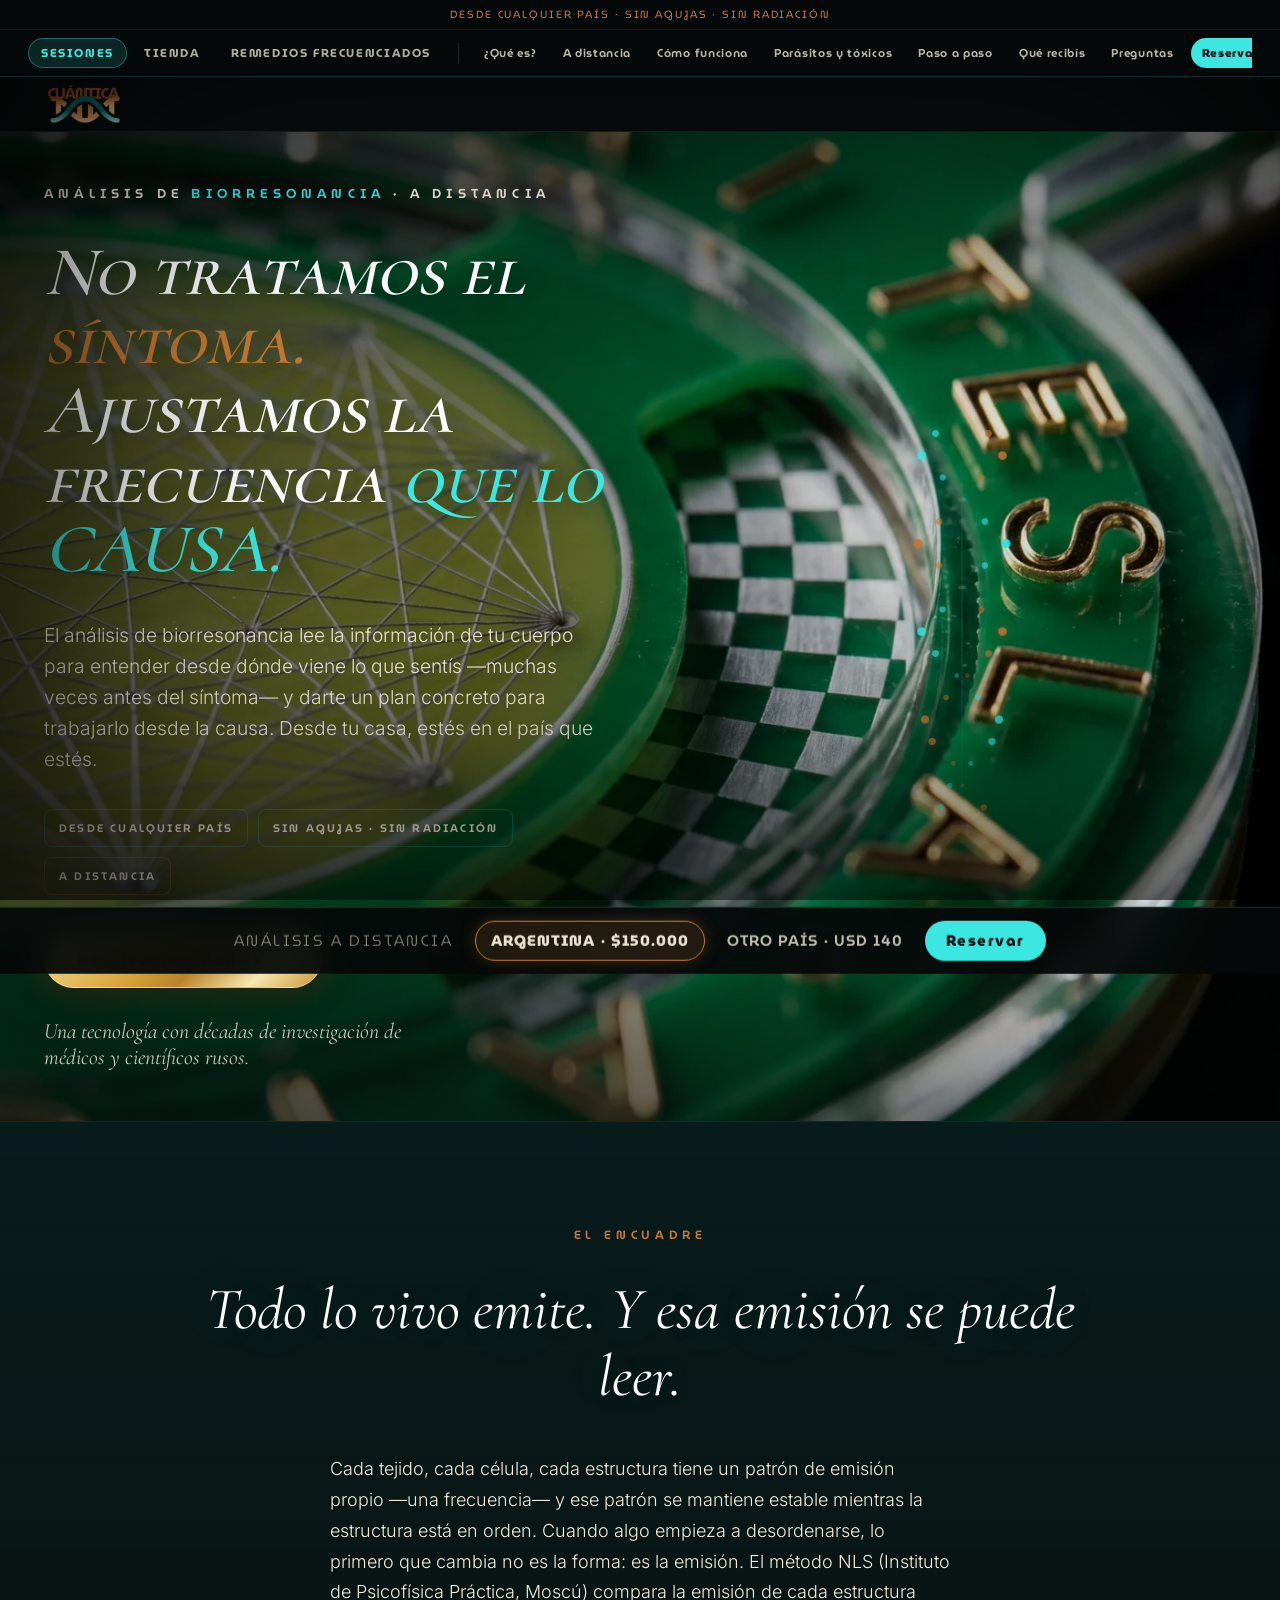
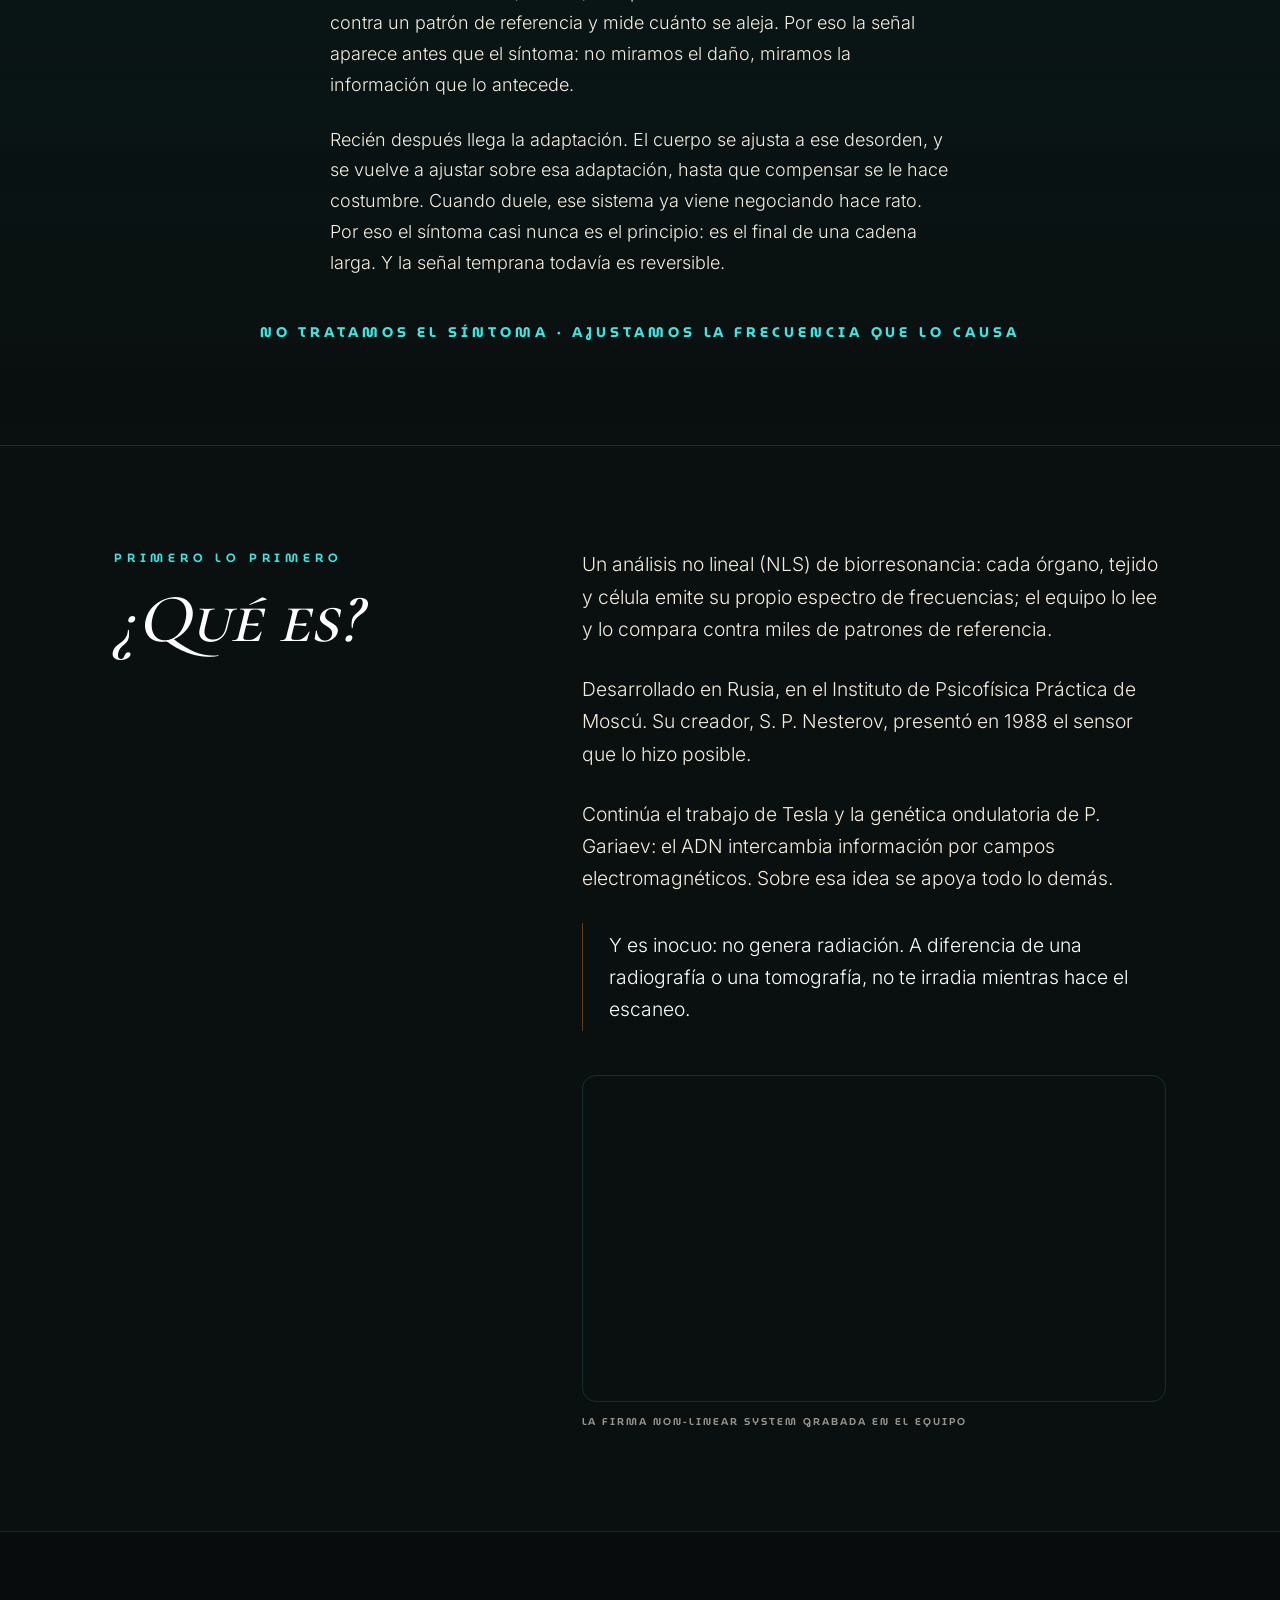
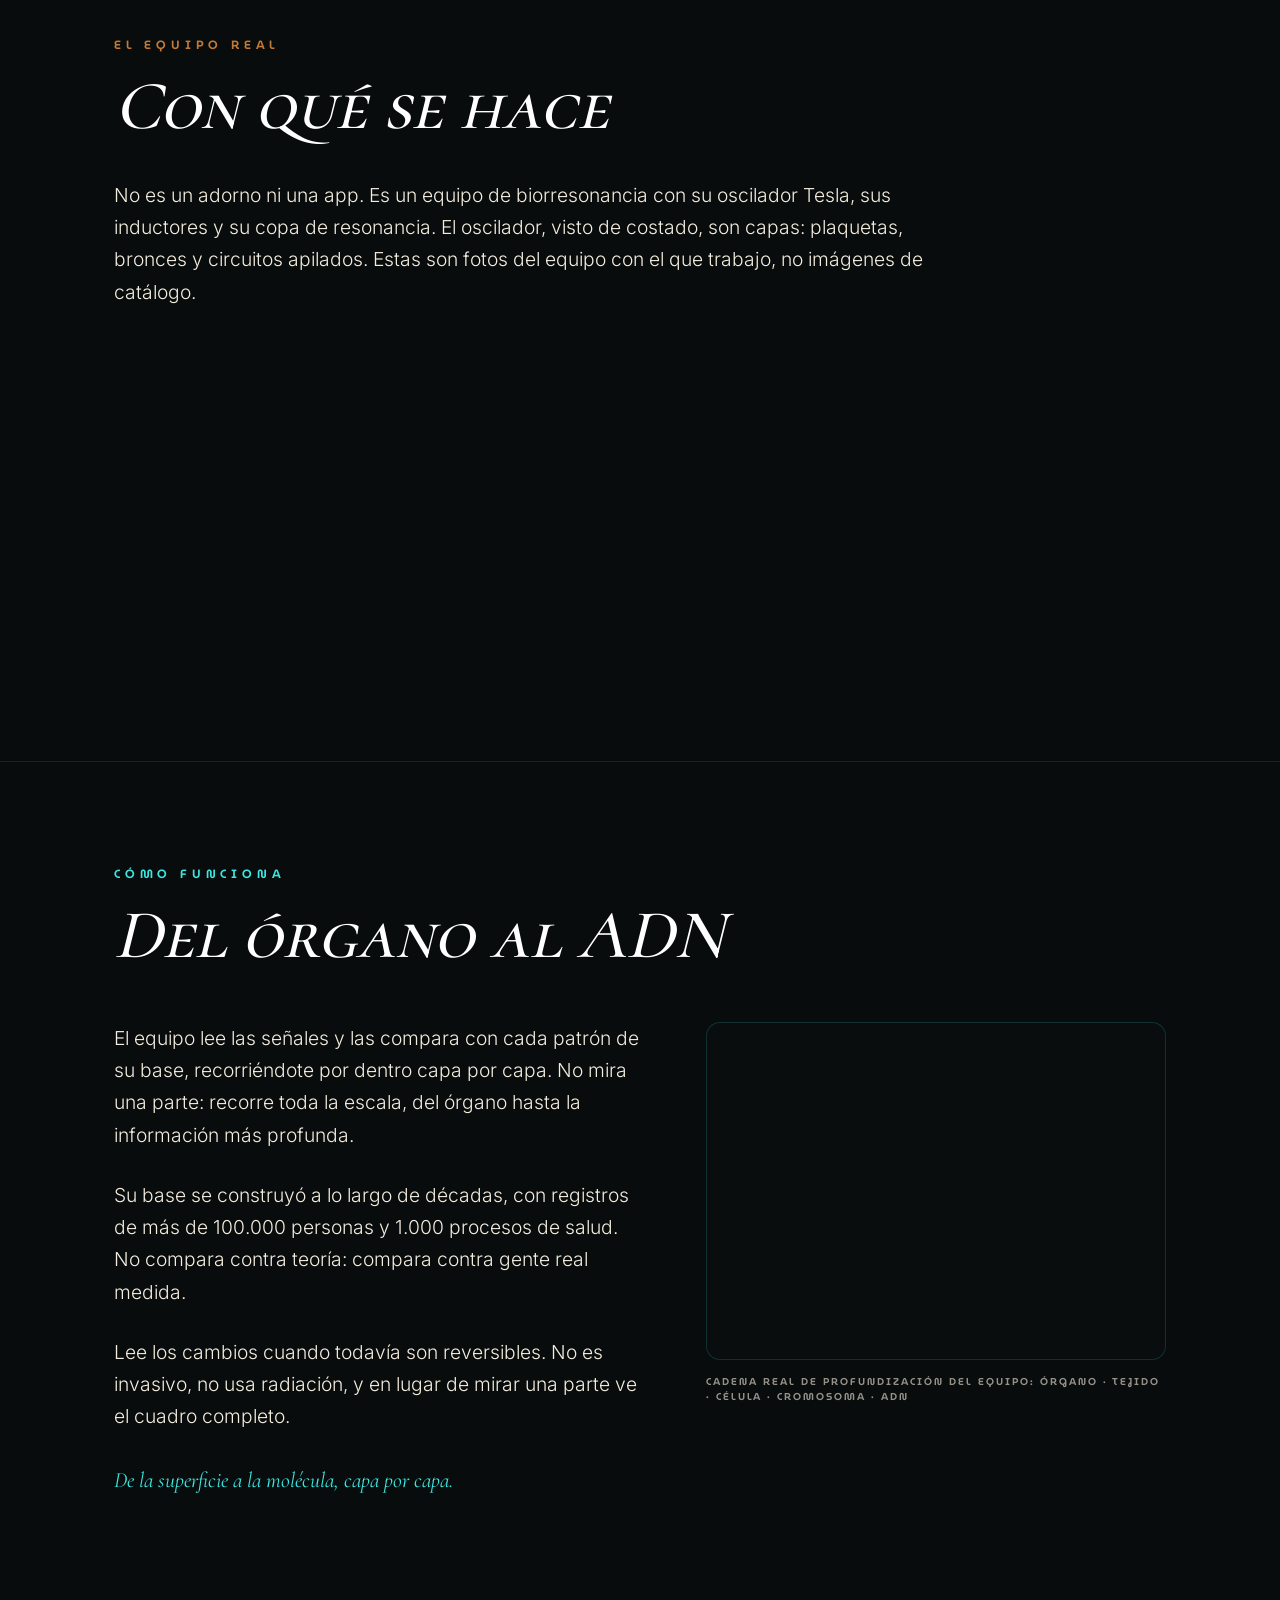
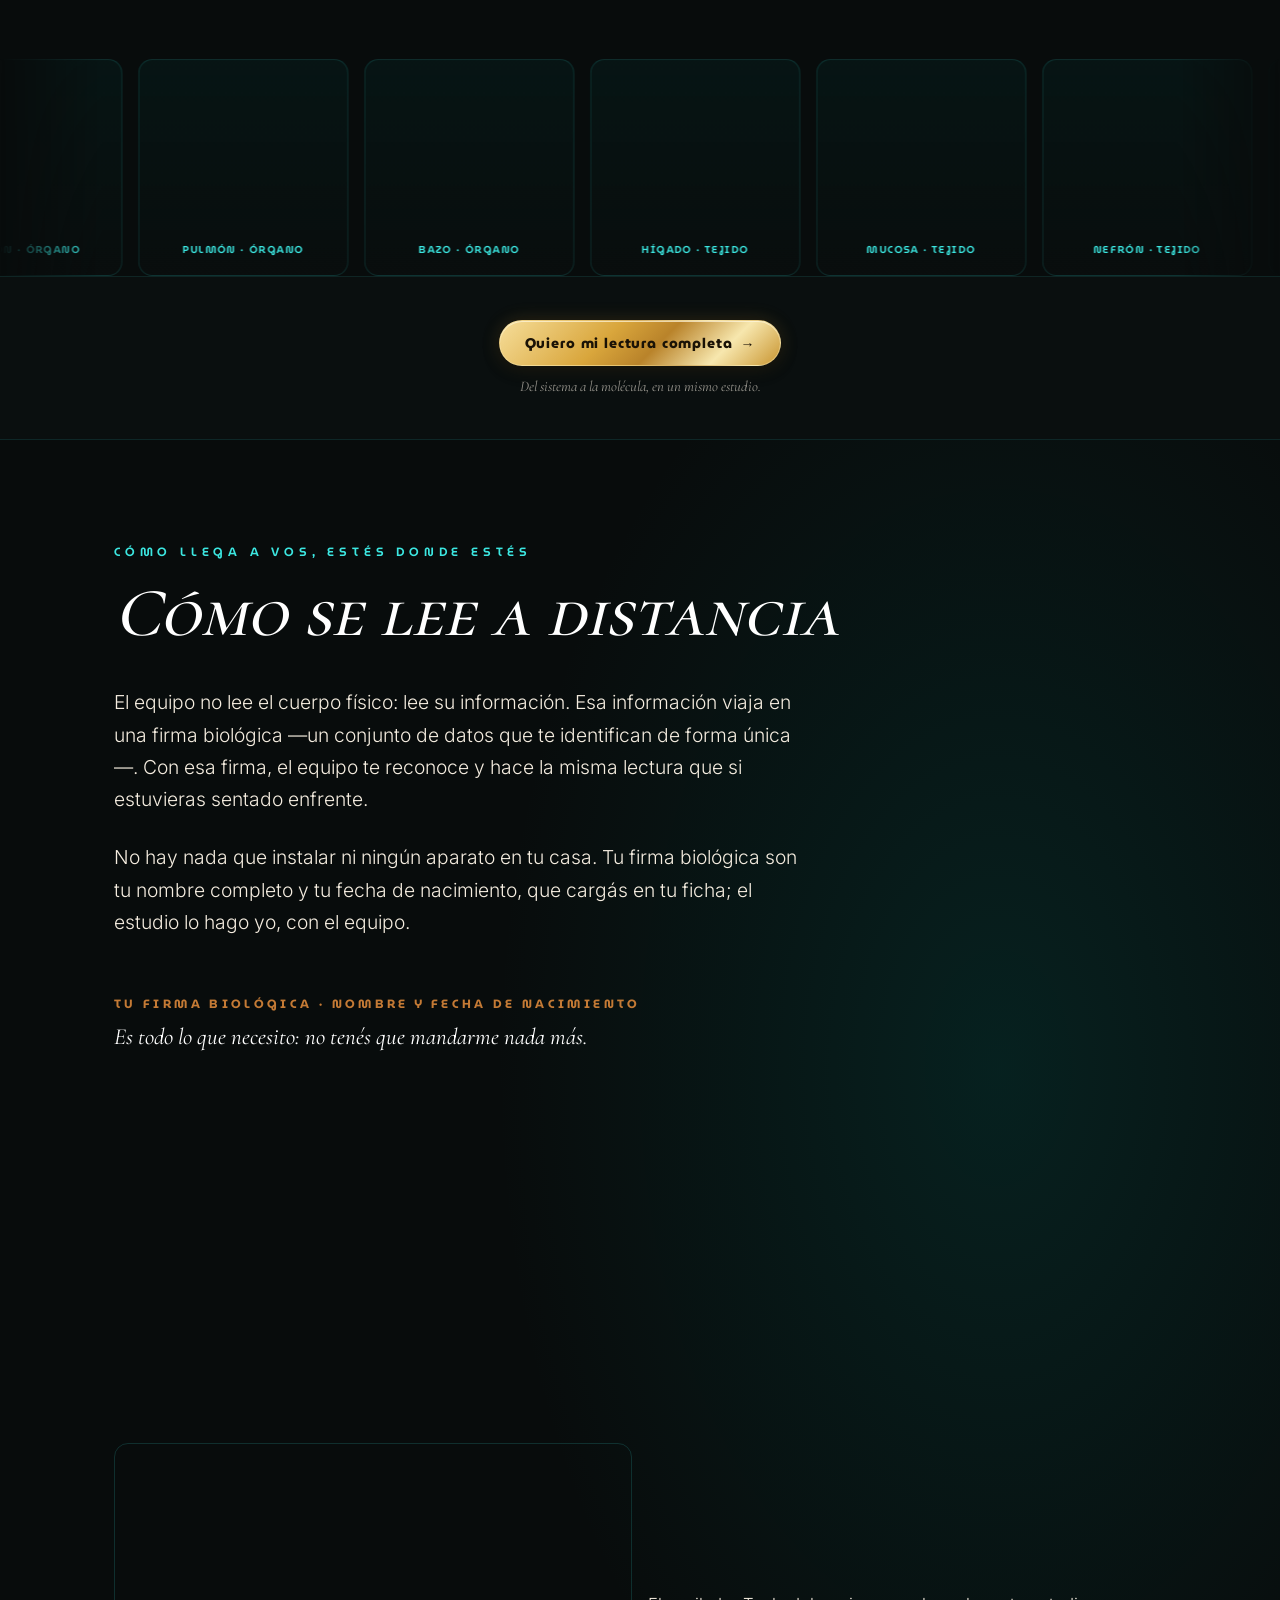
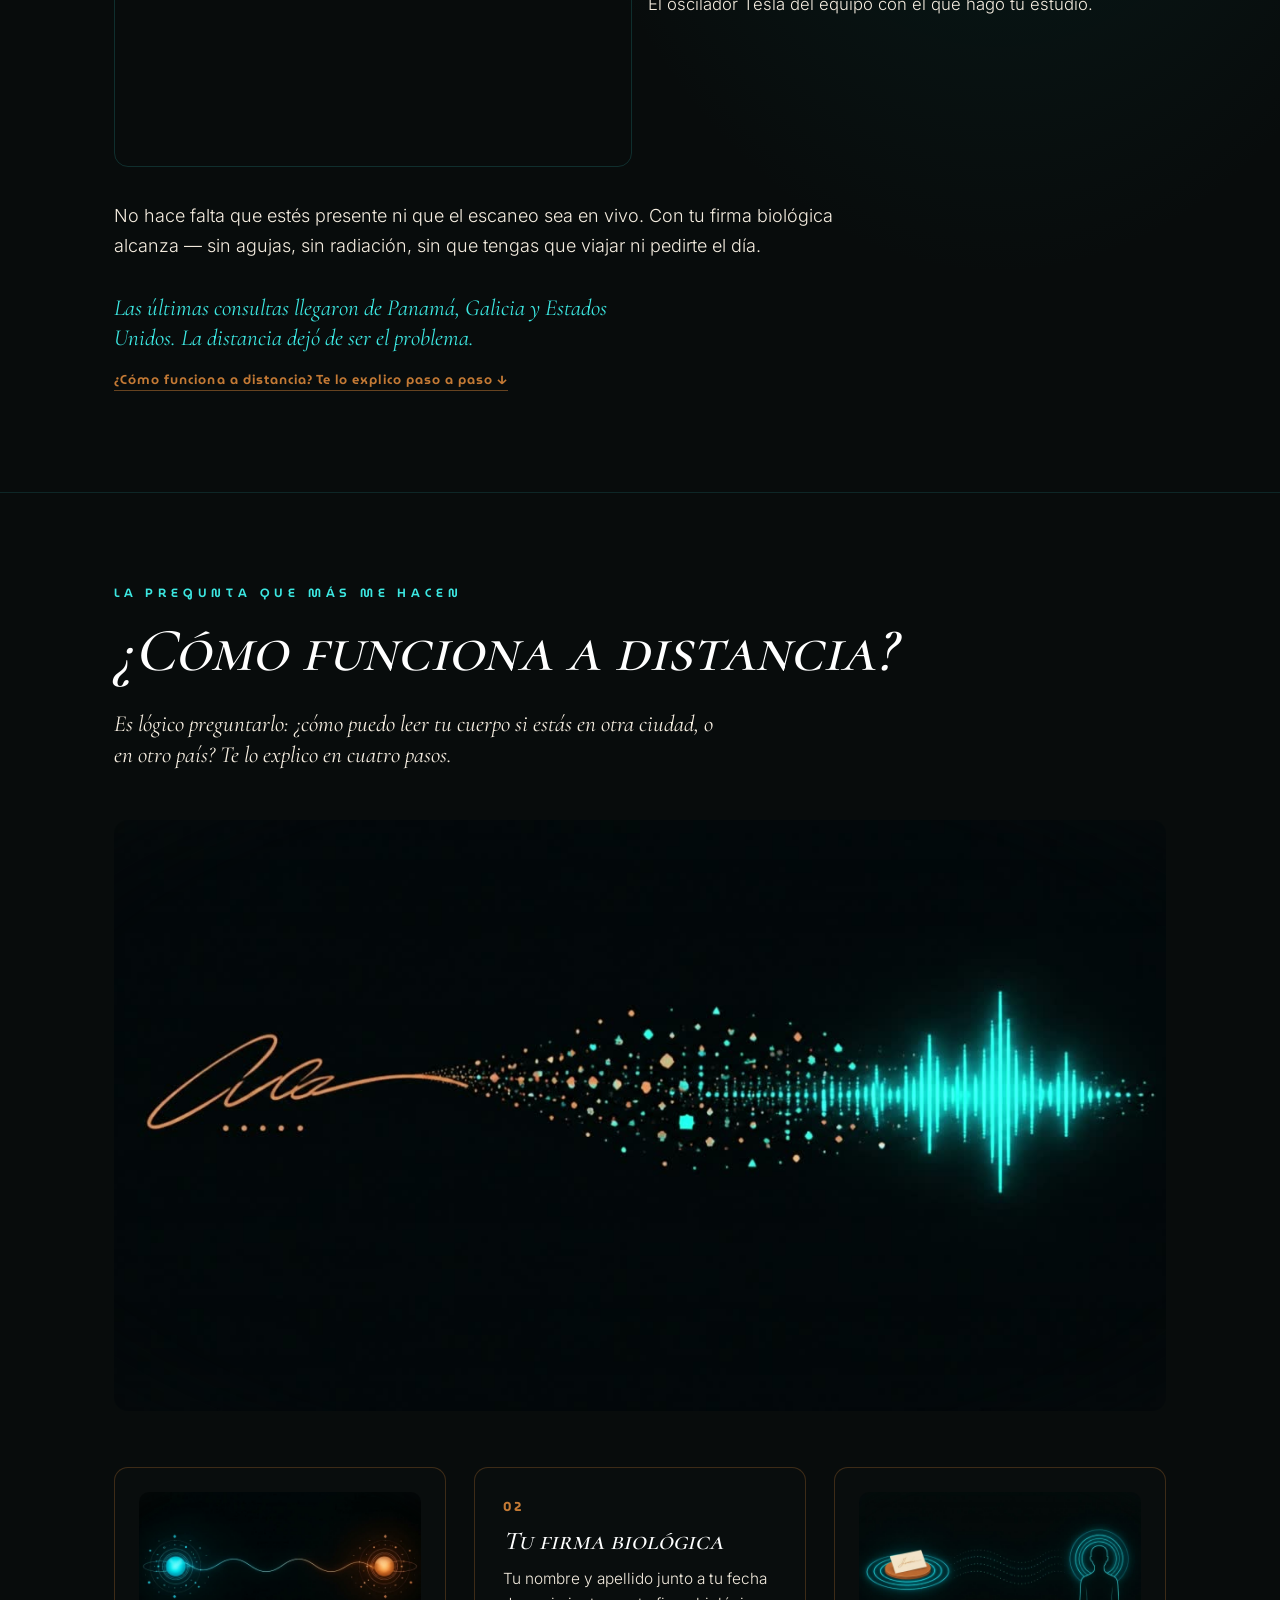
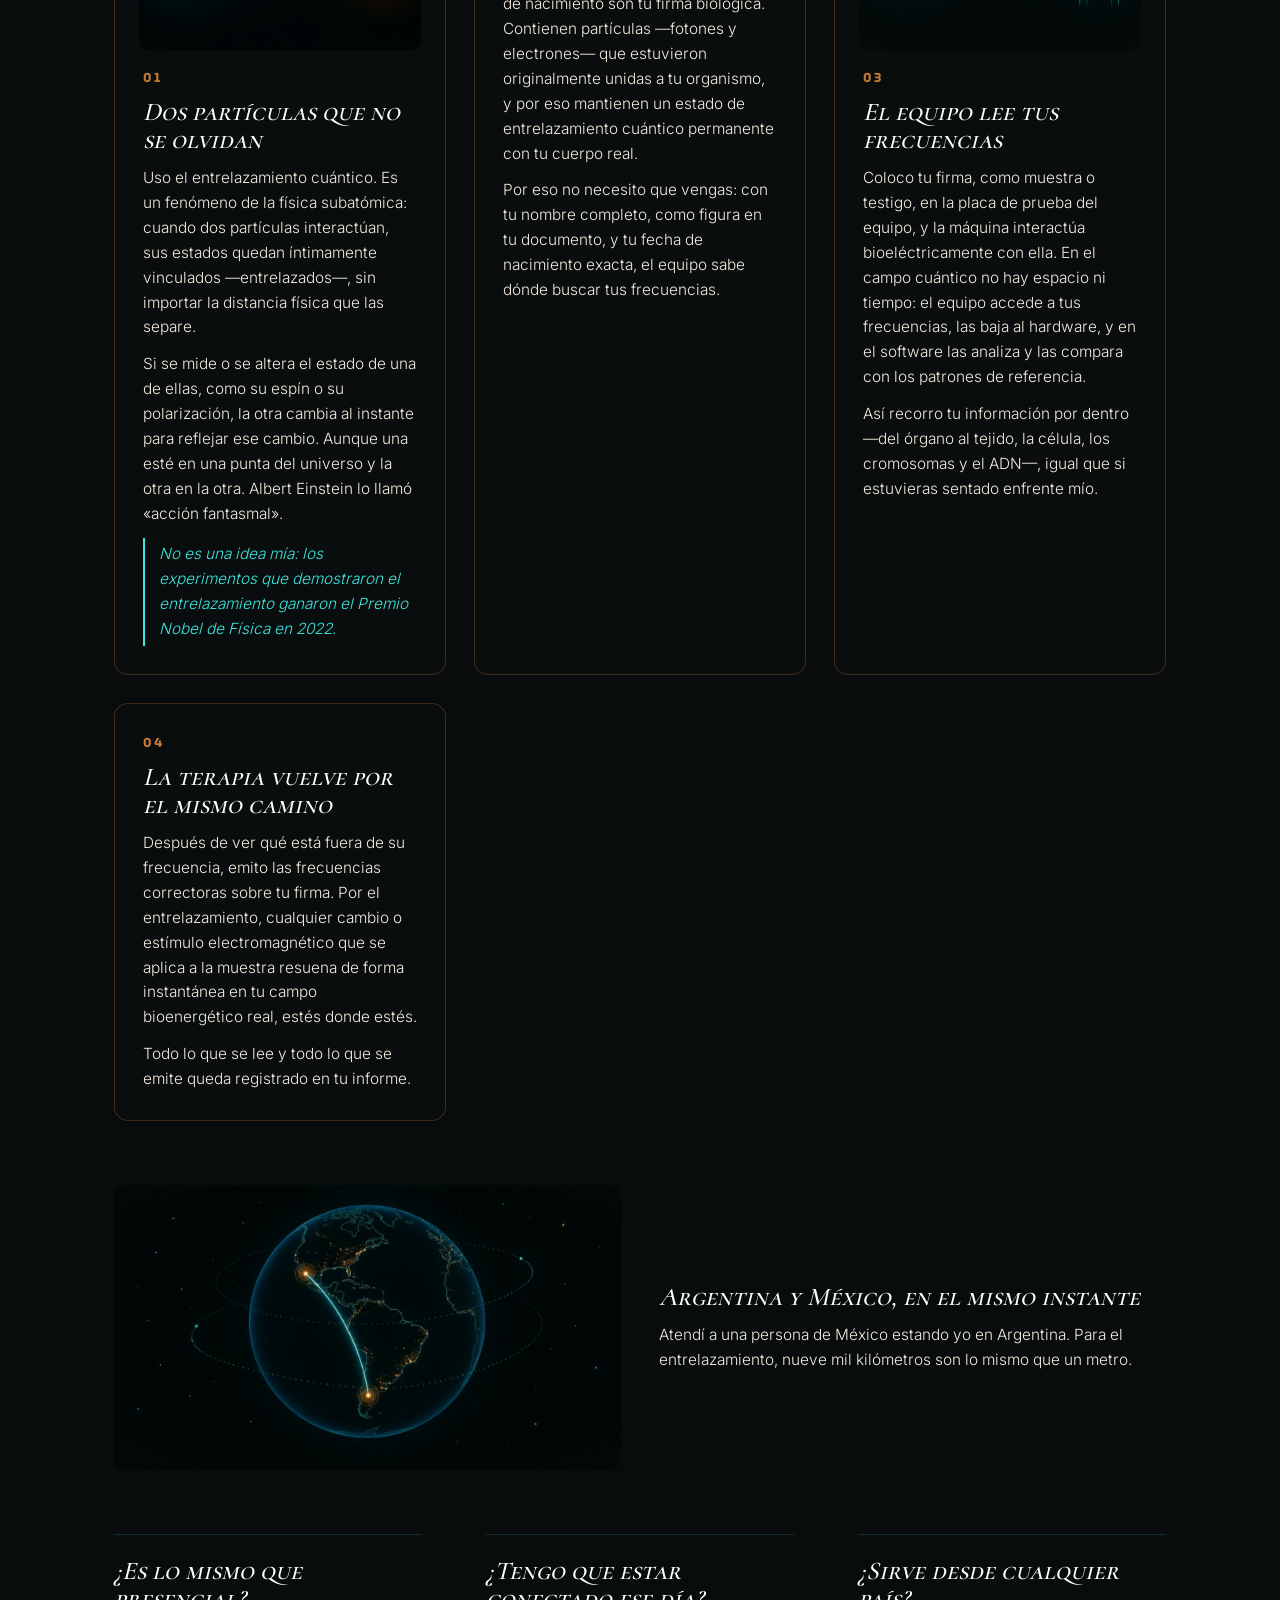
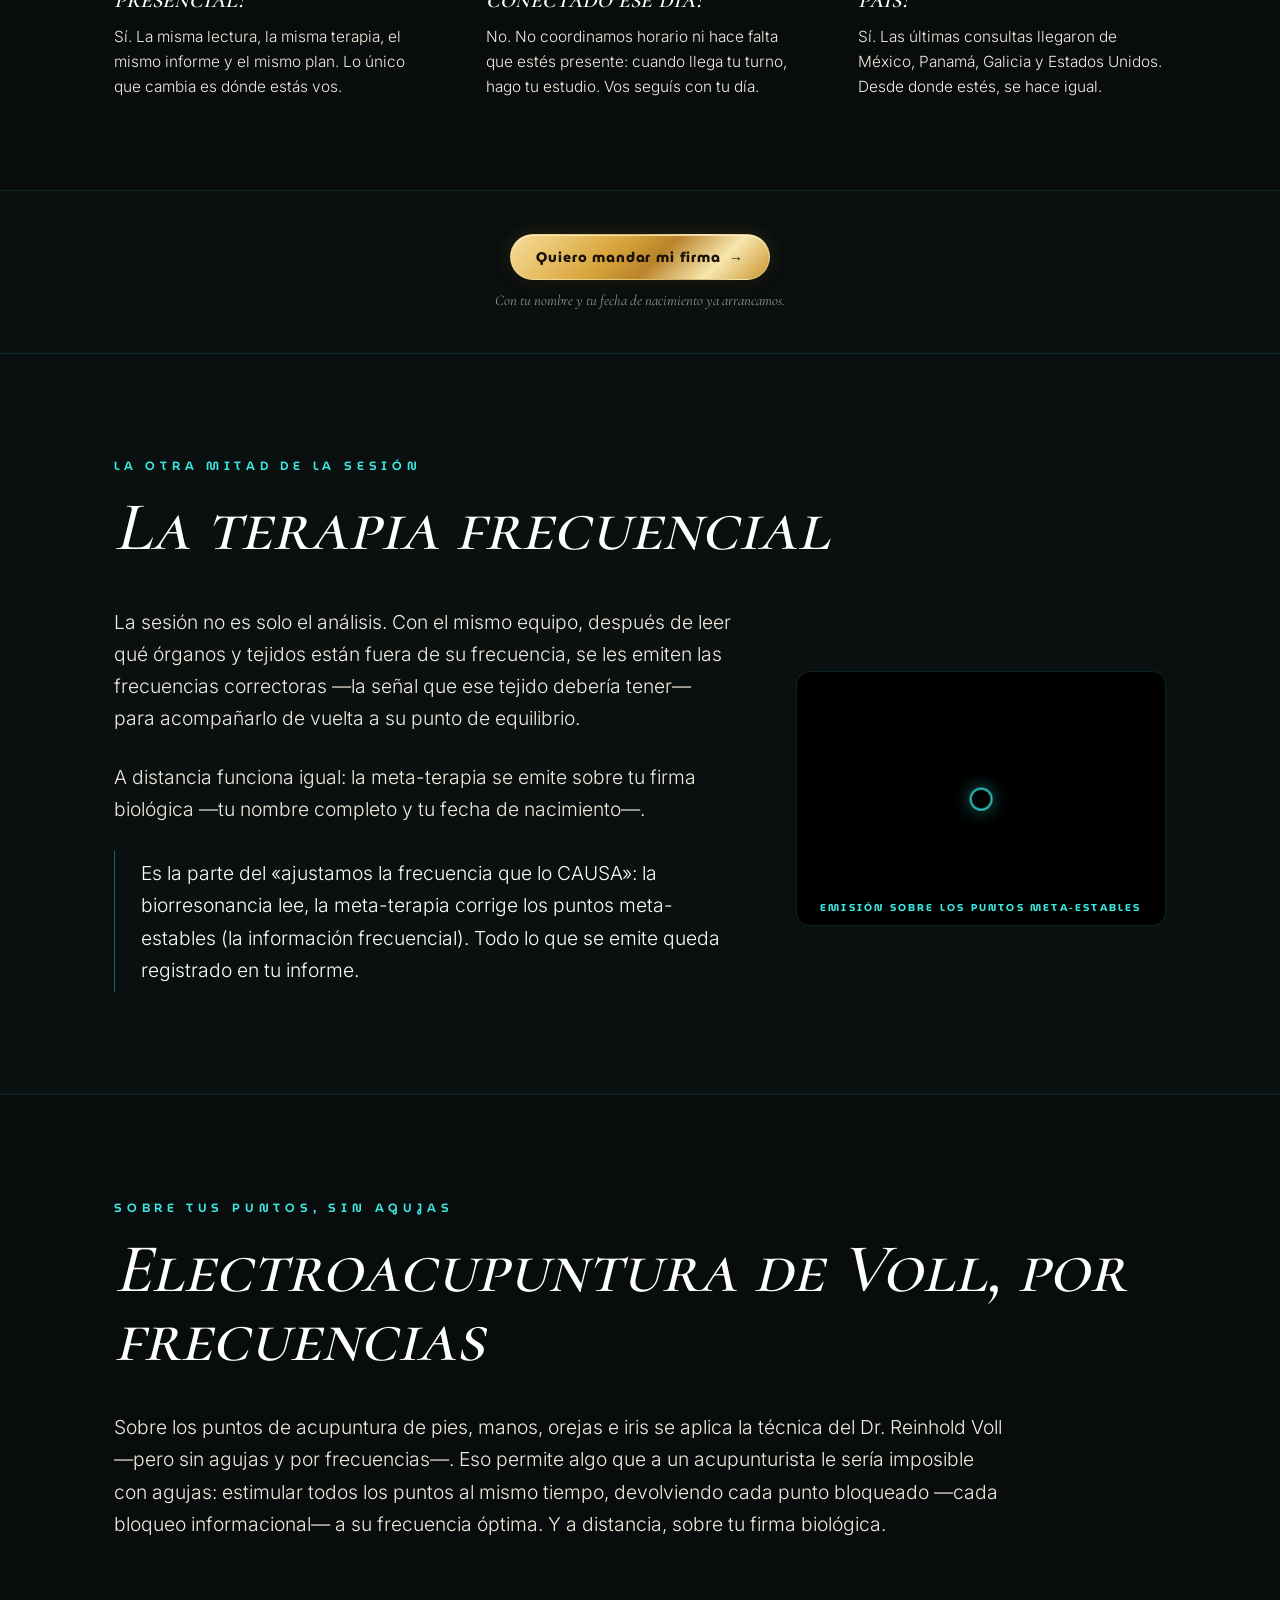
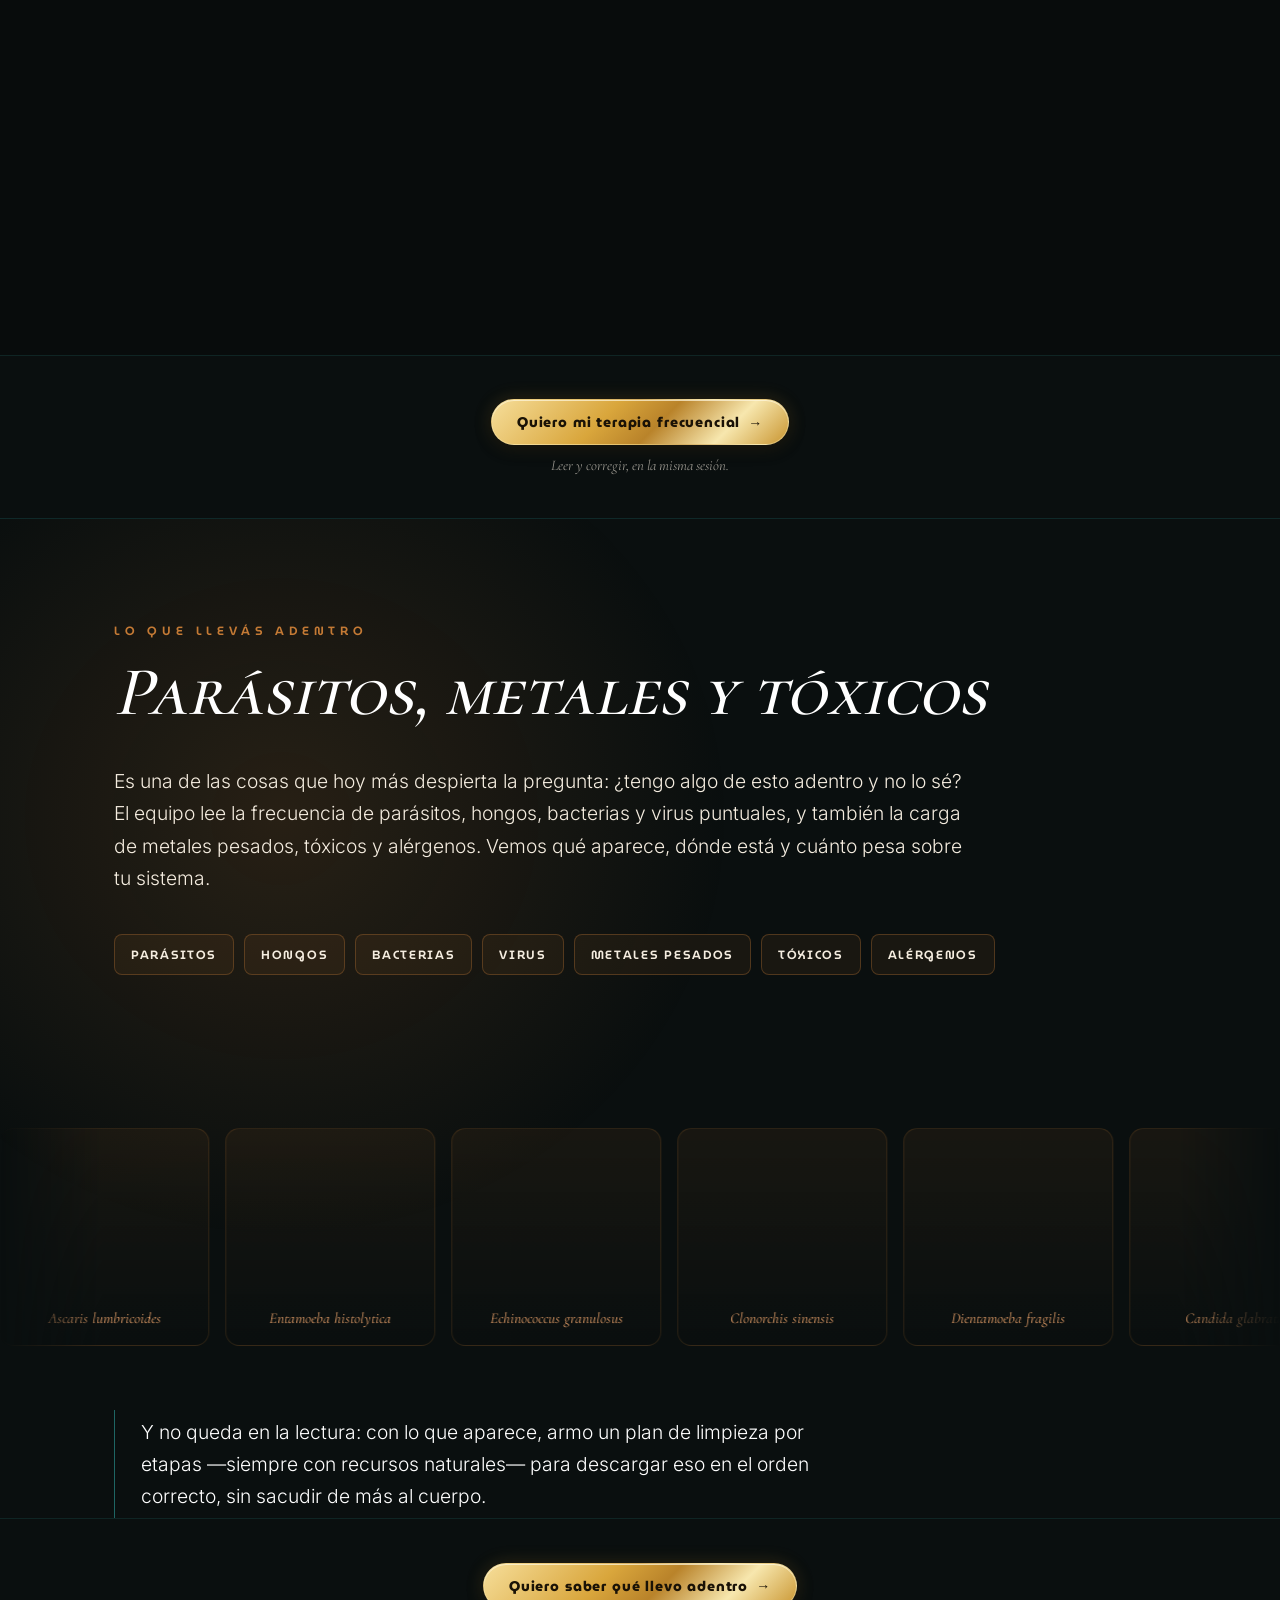
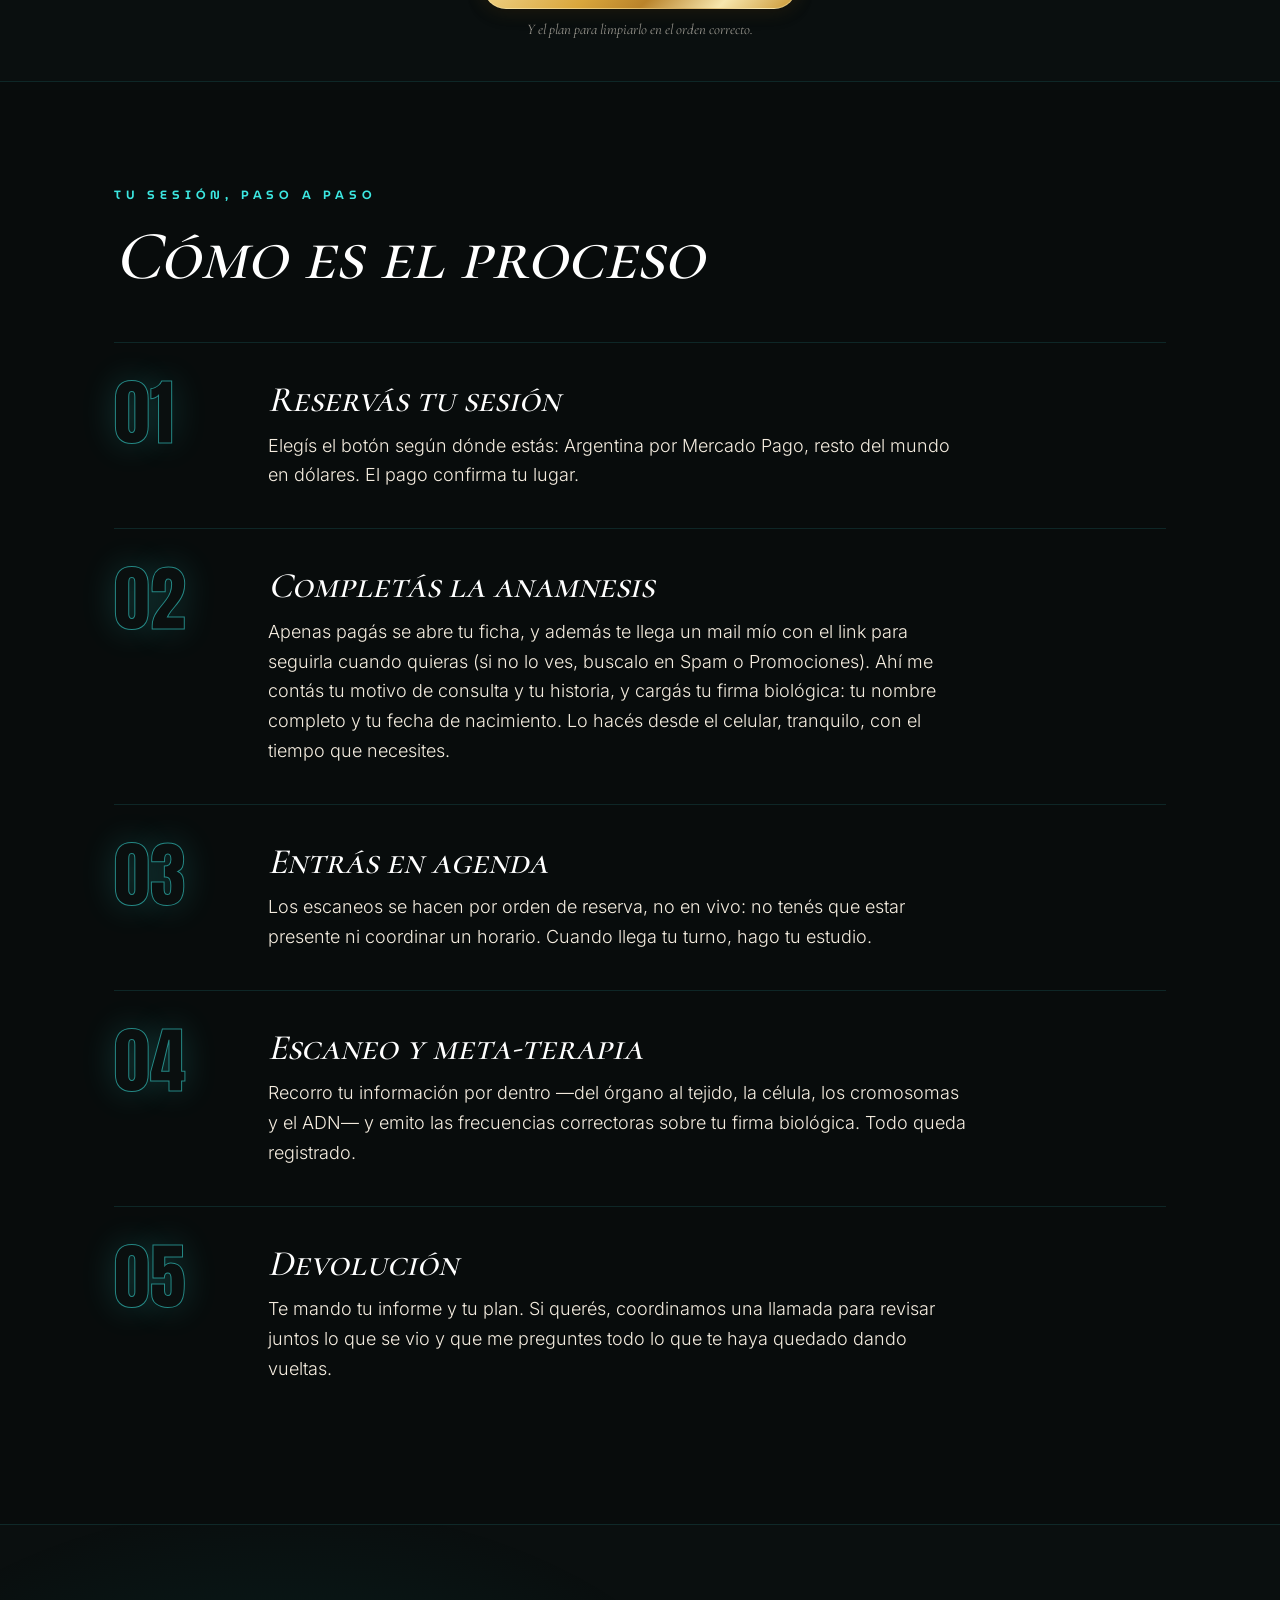
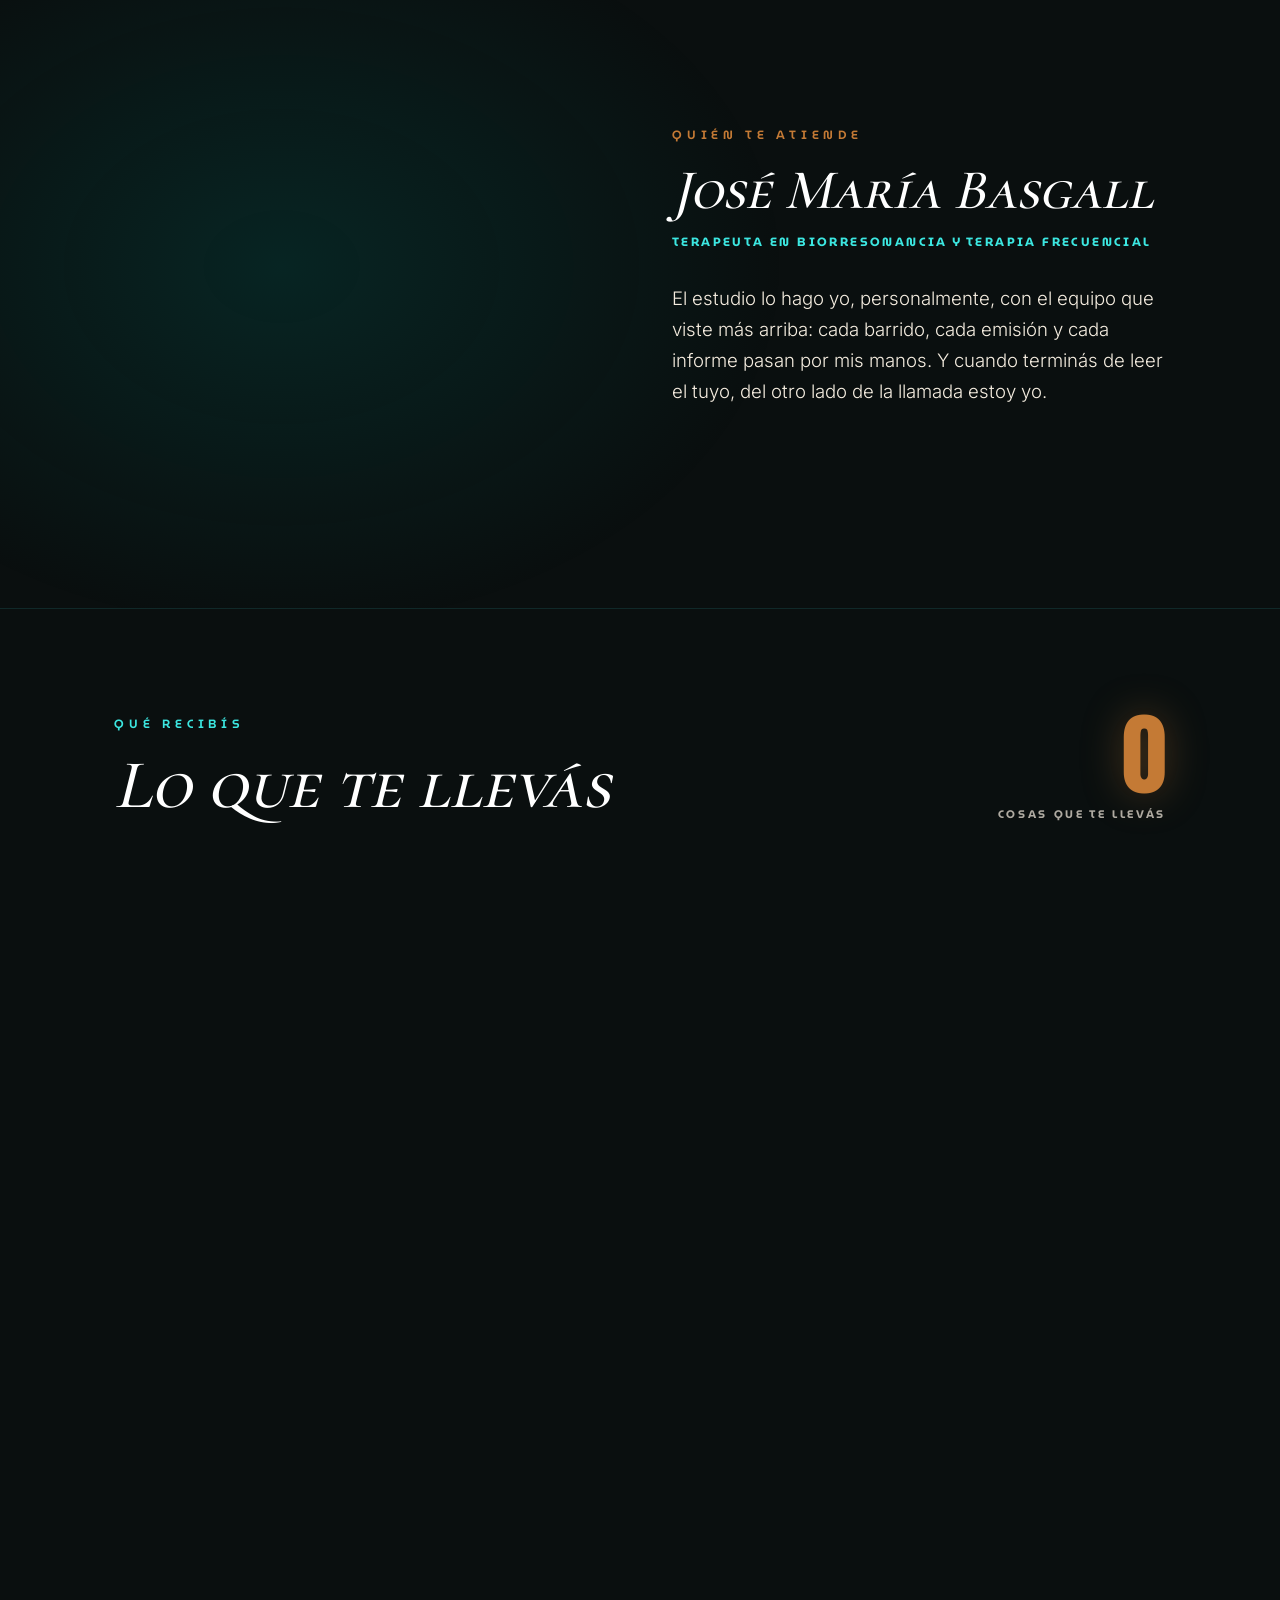
<file: en.html>
<!DOCTYPE html>
<html lang="es"><head><meta charset="utf-8">
<meta http-equiv="refresh" content="0;url=index.html">
<meta name="robots" content="noindex">
<title>CUÁNTICA</title></head>
<body style="margin:0;background:#0A0F0F"></body></html>
</file>
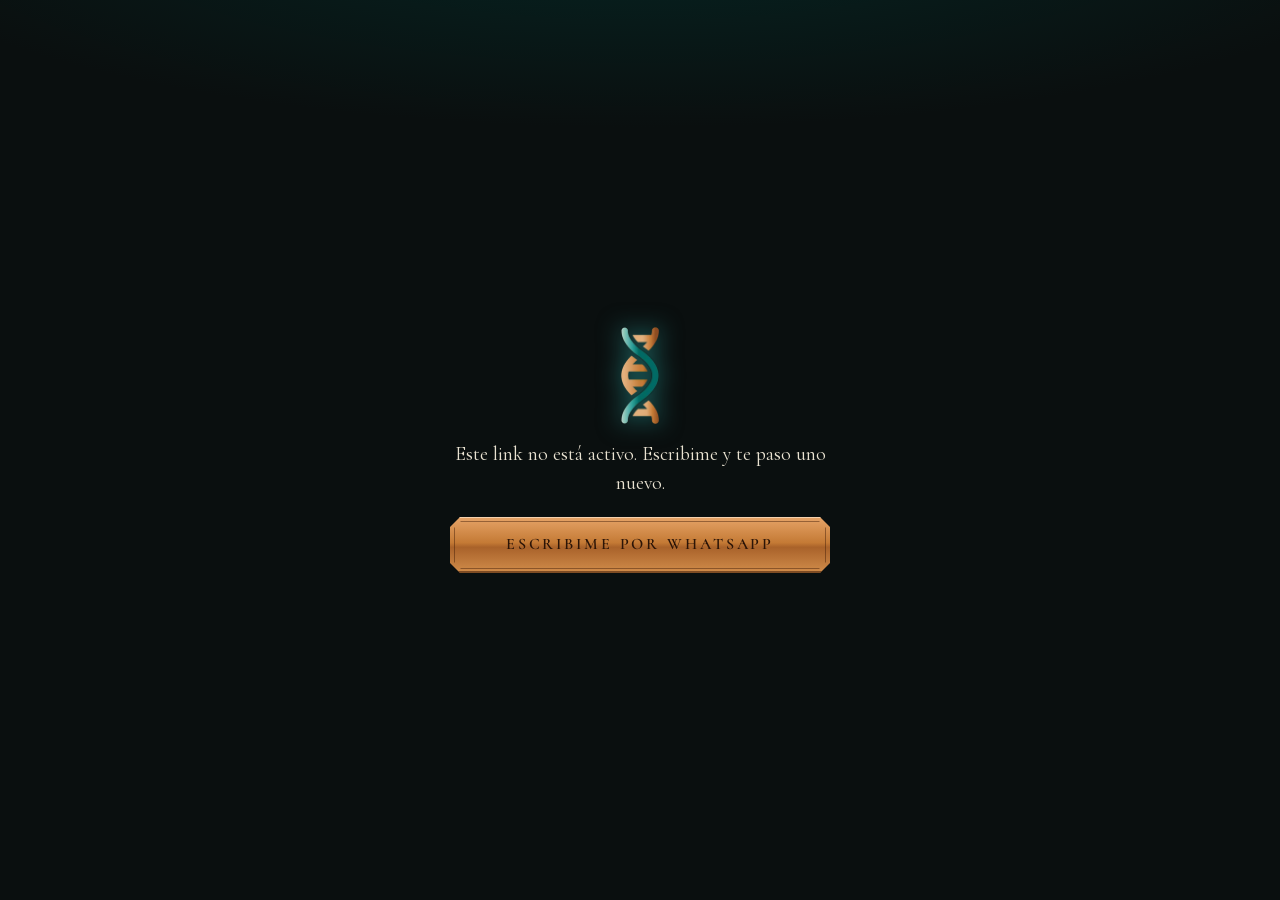
<file: portal.html>
<!doctype html>
<html lang="es">
<head>
<meta charset="utf-8">
<meta name="viewport" content="width=device-width, initial-scale=1, viewport-fit=cover">
<meta name="robots" content="noindex, nofollow, noarchive">
<meta name="referrer" content="no-referrer">
<meta http-equiv="Content-Security-Policy" content="default-src 'none'; script-src 'sha256-/pJWH49Ik2RTOGYrhYyfCNgixsJf2uESQApwXxl8WiQ='; style-src 'sha256-nbvdCqrw6pnH8SQR/AxVQwb7FxyzyqfuboybzpxImTQ=' 'sha256-LNFFEjYU6Ef9fdCUO2qY9qmmbzs/mZmshQHNC51eWBA='; font-src 'self'; img-src 'self' data:; connect-src 'self' https://script.google.com https://script.googleusercontent.com; base-uri 'none'; form-action 'none'; manifest-src 'self'; worker-src 'self'; frame-src 'self'">
<meta name="theme-color" content="#050606">
<meta name="color-scheme" content="dark">
<title>Tu portal · CUÁNTICA</title>
<link rel="icon" type="image/webp" href="imagenes/simbolo-adn.webp">
<link rel="manifest" href="portal.webmanifest">
<link rel="apple-touch-icon" href="imagenes/icono-180.png">
<meta name="mobile-web-app-capable" content="yes">
<meta name="apple-mobile-web-app-capable" content="yes">
<meta name="apple-mobile-web-app-status-bar-style" content="black-translucent">
<meta name="apple-mobile-web-app-title" content="CUÁNTICA">
<style>
  /* EL PORTAL DEL PACIENTE (portal_paciente.py). Una sola pagina igual para
     todos: no lleva datos de nadie. Lo de cada paciente viaja despues del #
     del link, cifrado y firmado. Nada de terceros: ni fuentes de Google ni
     analitica (cualquier script de afuera podria leer el #).

     EL PORTAL NUEVO (14/10, fase P1a del PLAN-PORTAL-VIVO). Jose lo armo con
     Claude Design; el export de Design se usa SOLO como plano (no viaja: trae
     codigo armado en el momento y cosas de unpkg). Lo de aca es codigo
     propio, con el look nuevo:
       - fondo negro profundo #050606 con un brillo verde petroleo arriba;
       - iconos, lineas y titulos en BLANCO; el cobre #C47A35 SOLO para la
         accion (el boton que se toca); el verde petroleo #003C38 / #006B64
         para lo elegido (la etapa de ahora, la zona tocada);
       - mucho aire y lineas finas en vez de cajas;
       - dos familias: Cormorant (titulos, rotulos en versalitas y texto
         largo) y MuseoModerno (numeros y botones), servidas por la pagina.
         Nada en MAYUSCULAS de MuseoModerno: su G parece una Q;
       - pantallas con la barra de abajo: Inicio, Cuerpo, Estudio, Remedios
         y Contacto (en la compu se ven todas juntas, el cuerpo a un costado);
       - lo unico que se mueve sin parar: el pulso de la etapa de ahora y la
         respiracion suave de la figura entera (6 s). "Menos movimiento" lo
         apaga todo. */
  @font-face { font-family: "Cormorant SC"; src: url("fuentes/cormorant-sc-600.woff2") format("woff2"), url("fuentes/cormorant-sc-bold.woff") format("woff"); font-weight: 600 700; font-display: swap; }
  @font-face { font-family: "Cormorant Garamond"; src: url("fuentes/cormorant-garamond.woff") format("woff"); font-weight: 400; font-display: swap; }
  @font-face { font-family: "MuseoModerno"; src: url("fuentes/museomoderno-400.woff") format("woff"); font-weight: 400; font-display: swap; }
  @font-face { font-family: "MuseoModerno"; src: url("fuentes/museomoderno-500.woff") format("woff"); font-weight: 500; font-display: swap; }
  @font-face { font-family: "MuseoModerno"; src: url("fuentes/museomoderno-600.woff") format("woff"); font-weight: 600 700; font-display: swap; }
  :root {
    /* Los colores de la casa, como variables (asi P2 cambia una sola). */
    --fondo: #050606;
    --verde: #003C38;
    --teal: #006B64;
    --cobre: #C47A35;
    --cobre-claro: #E5A06A;
    --cyan: #3CE7E1;
    --crema: #EAE3D2;
    --hueso: #F4F1EA;
    --blanco: #FFFFFF;
    --tenue: rgba(255, 255, 255, .7);
    --apagado: rgba(255, 255, 255, .64);
    --linea: rgba(255, 255, 255, .12);
    --linea-fuerte: rgba(255, 255, 255, .24);
    /* El punto de una zona SIN nivel: gris y quieto. */
    --gris: #6B7472;
    /* (P2) Los 4 tramos del cuerpo: los pone pagina() desde
       portal_paciente.ESCALA_CUERPO (la escala del diseno, la unica). */
    --nivel-1: #FFFFFF; --nivel-2: #E5A06A; --nivel-3: #C47A35; --nivel-4: #8B4A23;
    --sc: "Cormorant SC", Georgia, serif;
    --dato: "MuseoModerno", system-ui, -apple-system, "Segoe UI", sans-serif;
    --texto: "Cormorant Garamond", Georgia, serif;
    /* Los tiempos de la casa (los mismos de los videos). */
    --rebote: cubic-bezier(0.34, 1.56, 0.64, 1);
    --asienta: cubic-bezier(0.16, 1, 0.3, 1);
    --sale: cubic-bezier(0.32, 0, 0.67, 0);
    --abajo: 84px;
  }
  * { box-sizing: border-box; }
  html { -webkit-text-size-adjust: 100%; background: var(--fondo); }
  html, body { margin: 0; }
  body {
    min-height: 100vh;
    background: var(--fondo);
    color: var(--hueso);
    font-family: var(--dato);
    font-weight: 400;
    font-size: 16px;
    line-height: 1.6;
    overflow-x: hidden;
    -webkit-font-smoothing: antialiased;
    -moz-osx-font-smoothing: grayscale;
    -webkit-tap-highlight-color: transparent;
  }
  [hidden] { display: none !important; }
  ::selection { background: rgba(196, 122, 53, .35); color: #fff; }
  button { font: inherit; color: inherit; }

  /* EL BRILLO DE ARRIBA: un velo verde petroleo que se apaga hacia abajo. */
  .brillo-arriba { position: absolute; top: 0; left: 0; right: 0; height: 440px; z-index: 0; pointer-events: none; background: radial-gradient(90% 70% at 50% -20%, rgba(0, 60, 56, .55), transparent 70%); }
  /* LA ONDA: una linea fina debajo de la cabecera. Se dibuja UNA vez. */
  canvas.ondas { position: absolute; top: 0; left: 0; width: 100%; height: 300px; z-index: 0; pointer-events: none; }
  .puerta, .marco, .abriendo { position: relative; z-index: 1; }

  .marco { max-width: 560px; margin: 0 auto; padding: 18px 16px calc(var(--abajo) + 40px); padding-bottom: calc(var(--abajo) + 40px + env(safe-area-inset-bottom)); }

  /* LA CABECERA: el logo oficial, chico, con su brillo. */
  .cabecera { text-align: center; margin: 4px 0 44px; }
  .logo { display: block; width: 116px; height: auto; margin: 0 auto; filter: drop-shadow(0 0 12px rgba(60, 231, 225, 0.5)); user-select: none; -webkit-user-drag: none; }
  .cabecera .marca-txt { margin-top: 8px; font-family: var(--sc); font-weight: 700; font-size: 11px; letter-spacing: .5em; padding-left: .5em; color: var(--tenue); }

  /* LOS ROTULOS Y LOS TITULOS */
  .rotulo { font-family: var(--sc); font-weight: 700; font-size: 13px; letter-spacing: .3em; color: var(--tenue); text-transform: uppercase; margin: 0; }
  .rotulo.centro { text-align: center; padding-left: .3em; }
  .titulo-portal { font-family: var(--sc); font-style: italic; color: var(--blanco); font-weight: 600; font-size: 42px; line-height: 1; margin: 12px 0 0; letter-spacing: .005em; }
  /* (26/10, auditoria) El saludo entra agrandado (scale 1.25). En el celular
     Chrome, un bloque de todo el ancho agrandado se sale por la derecha y
     eso ensanchaba la pagina ENTERA al volver de otra pantalla a Inicio (la
     barra de abajo quedaba de 402 px en 375 y aparecia scroll de costado).
     Por eso el saludo ocupa como mucho el 80 % del ancho y crece desde la
     izquierda: 80 % x 1,25 = 100 %, nunca se sale. (Recortar el html o la
     cabecera con overflow tapaba otros chequeos: no.) */
  .titulo-portal.entra { animation: titulo 450ms var(--asienta) both; transform-origin: left center; width: fit-content; max-width: 80%; }
  h2 { font-family: var(--sc); font-style: italic; color: var(--blanco); font-weight: 600; font-size: 26px; line-height: 1.1; margin: 0 0 10px; }
  .titulo-pant { font-size: 42px; line-height: 1; margin: 12px 0 0; }
  .bajada { color: var(--crema); font-family: var(--texto); font-size: 19px; margin: 12px 0 0; line-height: 1.45; opacity: .86; }
  .encabezado { margin-bottom: 36px; }
  .nota-chica { font-family: var(--dato); font-size: 12px; line-height: 1.5; color: var(--tenue); margin: 10px 0 0; }

  /* LAS PANTALLAS: en el celular se ve una sola (la barra de abajo elige). */
  .pantalla { display: none; }
  .pantalla.activa { display: block; animation: aparece 450ms var(--asienta) both; }
  .bloque { margin: 0 0 40px; }
  .js .revela { opacity: 0; transform: translateY(14px) scale(.98); }
  .js .revela.visto { animation: entra 220ms var(--rebote) forwards; }

  /* EL SALUDO: el nombre lo escribe el paciente una vez y queda en su celular. */
  .nombre-caja { margin-top: 14px; }
  .nombre-fila { display: flex; gap: 10px; }
  .campo { font: inherit; font-family: var(--dato); font-size: 16px; flex: 1; min-width: 0; padding: 10px 14px; min-height: 48px; border-radius: 12px; border: 1px solid var(--linea-fuerte); background: transparent; color: var(--blanco); }
  .campo::placeholder { color: var(--apagado); }
  .campo:focus-visible { outline: 2px solid var(--cyan); outline-offset: 2px; }
  .boton-3 { font-family: var(--dato); font-weight: 600; font-size: 15px; letter-spacing: .02em; flex: none; padding: 0 18px; min-height: 48px; border-radius: 12px; border: 1px solid var(--teal); background: var(--verde); color: var(--blanco); cursor: pointer; }
  .boton-3:focus-visible { outline: 2px solid var(--cyan); outline-offset: 2px; }

  /* AHORA: el arco de la etapa (la cupula del diseno) y lo que toca. */
  .hero { position: relative; border: 1px solid var(--linea-fuerte); border-bottom: 0; border-radius: 180px 180px 0 0; padding: 40px 0 0; background: linear-gradient(180deg, rgba(0, 60, 56, .42), rgba(5, 6, 6, 0) 78%); }
  .anillo { position: relative; width: 100%; max-width: 260px; margin: 14px auto 0; }
  .anillo svg { display: block; width: 100%; height: auto; overflow: visible; }
  .anillo .pista { fill: none; stroke: var(--linea-fuerte); stroke-width: 1.2; }
  .anillo .arco { fill: none; stroke: var(--blanco); stroke-width: 1.8; stroke-linecap: round; stroke-dasharray: 276.46; stroke-dashoffset: 276.46; transition: stroke-dashoffset 900ms var(--asienta); }
  .anillo .punta { fill: var(--blanco); opacity: 0; transition: opacity 300ms 700ms; }
  .anillo.lleno .punta { opacity: 1; }
  .anillo-centro { position: absolute; left: 0; right: 0; bottom: 0; display: flex; align-items: baseline; justify-content: center; gap: 10px; line-height: 1; }
  .anillo-palabra, .anillo-de { font-family: var(--sc); font-style: italic; font-weight: 600; font-size: 24px; color: rgba(255, 255, 255, .85); }
  .anillo-num { font-family: var(--dato); font-weight: 600; font-size: 72px; line-height: .9; color: var(--blanco); font-variant-numeric: tabular-nums lining-nums; }
  #ahora { text-align: center; padding: 14px 18px 0; }
  .hero h2 { font-size: 22px; margin: 0; color: var(--blanco); }
  .hero p { margin: 6px auto 0; max-width: 24em; color: var(--crema); font-family: var(--texto); font-size: 18px; line-height: 1.45; opacity: .86; }

  /* EL CAMINO EN LA HEBRA: largo variable (1 a 12), un punto por etapa. */
  svg.hebra { display: block; width: 100%; height: auto; margin-top: 20px; overflow: visible; }
  .hebra-1 { fill: none; stroke: rgba(255, 255, 255, .18); stroke-width: 1.2; }
  .hebra-2 { fill: none; stroke: var(--teal); stroke-width: 1.2; }
  .hebra-avance { fill: none; stroke: var(--blanco); stroke-width: 1.6; stroke-linecap: round; }
  .peldano { stroke: var(--blanco); stroke-width: .7; opacity: .16; }
  .etapa-punto { fill: var(--fondo); stroke: rgba(255, 255, 255, .4); stroke-width: 1.2; }
  .etapa-punto.hecho { fill: var(--blanco); stroke: var(--blanco); }
  .etapa-punto.actual { fill: var(--teal); stroke: var(--blanco); }
  .etapa-anillo { fill: none; stroke: var(--blanco); stroke-width: 1; transform-box: fill-box; transform-origin: center; animation: pulso 2.8s ease-out infinite; }
  .hebra-rotulos { position: relative; height: 34px; margin-top: 6px; }
  .etapa-rotulo { position: absolute; top: 0; transform: translateX(-50%); display: flex; flex-direction: column; align-items: center; gap: 2px; white-space: nowrap; font-family: var(--dato); font-weight: 600; font-size: 10px; letter-spacing: .08em; color: var(--apagado); }
  .etapa-rotulo.actual { color: var(--blanco); }
  .etapa-rotulo .ya { font-family: var(--sc); font-size: 10px; font-weight: 700; letter-spacing: .2em; text-transform: uppercase; color: var(--blanco); }

  /* LAS CIFRAS: tres numeros entre lineas finas, sin cajas. */
  .cifras { display: grid; grid-template-columns: repeat(3, minmax(0, 1fr)); margin: 0 0 40px; border-top: 1px solid var(--linea); border-bottom: 1px solid var(--linea); }
  .cifras.dos { grid-template-columns: repeat(2, minmax(0, 1fr)); }
  .cifras.una { grid-template-columns: minmax(0, 1fr); }
  .cifra { padding: 16px 10px 14px; min-width: 0; text-align: center; }
  .cifra + .cifra { border-left: 1px solid var(--linea); }
  .cifra .num { display: block; font-family: var(--dato); font-weight: 600; font-size: 28px; line-height: 1; color: var(--blanco); font-variant-numeric: tabular-nums lining-nums; }
  .cifra .que { display: block; margin-top: 8px; font-size: 11px; line-height: 1.3; color: var(--tenue); }
  /* (27/10, claridad) LO DE HOY: en lugar de las cifras, lo que el paciente
     tiene que hacer hoy, en una o dos lineas que se tocan. */
  .tu-dia { margin: 0 0 36px; border-top: 1px solid var(--linea); border-bottom: 1px solid var(--linea); }
  .tu-dia button { display: flex; align-items: center; gap: 12px; width: 100%; min-height: 52px; padding: 12px 0; background: none; border: 0; color: var(--blanco); text-align: left; cursor: pointer; font-family: var(--sc); font-style: italic; font-weight: 600; font-size: 19px; line-height: 1.2; }
  .tu-dia button + button { border-top: 1px solid var(--linea); }
  .tu-dia button .t { flex: 1; min-width: 0; }
  .tu-dia button.listo { color: var(--tenue); }
  .tu-dia button .flecha-d { flex: none; width: 14px; height: 14px; color: var(--apagado); }
  .tu-dia button:focus-visible { outline: 2px solid var(--cyan); outline-offset: 2px; }

  /* EL PROXIMO ENCUENTRO: la fecha en su arco verde petroleo. */
  .encuentro { display: flex; gap: 18px; align-items: center; padding: 20px 0; border-top: 1px solid var(--linea); border-bottom: 1px solid var(--linea); }
  .encuentro .fecha-arco { flex: none; width: 64px; height: 76px; border-radius: 32px 32px 6px 6px; background: var(--verde); display: flex; flex-direction: column; align-items: center; justify-content: center; gap: 1px; }
  .fecha-arco .dia, .fecha-arco .mes { font-family: var(--sc); font-weight: 700; font-size: 11px; letter-spacing: .2em; padding-left: .2em; color: rgba(255, 255, 255, .72); text-transform: uppercase; }
  .fecha-arco .num { font-family: var(--dato); font-weight: 600; font-size: 28px; line-height: 1; color: var(--blanco); }
  .encuentro .que-es { display: flex; flex-direction: column; gap: 4px; min-width: 0; }
  .encuentro .hora { font-family: var(--sc); font-style: italic; font-weight: 600; font-size: 23px; color: var(--blanco); line-height: 1.15; }
  .encuentro .hora-ar { font-size: 12px; color: var(--tenue); }

  /* LO QUE ESTAMOS TRABAJANDO: las zonas con algo, de un toque al cuerpo. */
  .pills { display: flex; flex-wrap: wrap; gap: 8px; }
  .pill {
    font: inherit; font-size: 14px; font-weight: 500; line-height: 1.2; text-align: left; display: inline-flex; align-items: center; gap: 10px;
    padding: 10px 16px; min-height: 48px; border-radius: 999px; cursor: pointer;
    border: 1px solid var(--linea-fuerte); background: transparent; color: var(--blanco);
    transition: background 220ms, border-color 220ms, transform 220ms var(--rebote);
  }
  .pill .punto { flex: none; width: 6px; height: 6px; border-radius: 50%; background: var(--blanco); }
  .pill:active { transform: scale(.97); }
  .pill[aria-pressed="true"] { background: var(--verde); border-color: var(--teal); }
  .pill:focus-visible { outline: 2px solid var(--cyan); outline-offset: 3px; }

  /* EL CAMINO, ETAPA POR ETAPA: una linea fina que se llena en blanco. */
  .camino-caja { position: relative; margin-top: 6px; }
  ol.camino { list-style: none; margin: 0; padding: 0; position: relative; z-index: 2; }
  .camino-caja::before { content: ""; position: absolute; z-index: 0; left: 15px; top: 16px; bottom: 16px; width: 1px; background: var(--linea-fuerte); }
  .riel { position: absolute; z-index: 1; left: 15px; top: 16px; width: 1px; height: 0; background: var(--blanco); transition: height 900ms var(--asienta); }
  ol.camino > li { position: relative; padding: 0 0 26px 50px; }
  .js ol.camino > li { opacity: 0; transform: translateY(8px); }
  .js ol.camino > li.visto { animation: entra 220ms var(--rebote) forwards; }
  ol.camino > li:last-child { padding-bottom: 2px; }
  .nodo {
    position: absolute; z-index: 2; left: 0; top: 0; width: 31px; height: 31px; border-radius: 50%;
    display: flex; align-items: center; justify-content: center;
    background: var(--fondo); border: 1px solid var(--linea-fuerte);
    font-family: var(--dato); font-size: 13px; font-weight: 600; color: var(--tenue); font-variant-numeric: lining-nums;
  }
  .nodo svg { width: 14px; height: 14px; }
  li.hecho .nodo { border-color: var(--blanco); color: var(--blanco); }
  li.actual .nodo { background: var(--teal); border-color: var(--blanco); color: var(--blanco); line-height: 1; }
  li.hito .nodo, li.marca-dia .nodo { width: 11px; height: 11px; left: 10px; top: 8px; }
  li.hito.hecho .nodo { background: var(--blanco); }
  .cual { font-family: var(--sc); font-size: 13px; letter-spacing: .24em; color: var(--tenue); font-weight: 600; line-height: 1.8; text-transform: uppercase; }
  li.actual .cual { color: var(--blanco); }
  .tit { font-family: var(--sc); font-style: italic; font-size: 21px; line-height: 1.2; color: var(--blanco); font-weight: 600; margin-top: 2px; }
  li.pendiente .tit { color: var(--tenue); }
  .fecha { font-size: 12.5px; color: var(--tenue); margin-top: 4px; }
  .ahora-chip { display: inline-block; margin-left: 8px; padding: 0 9px; border-radius: 999px; background: var(--verde); border: 1px solid var(--teal); color: var(--blanco); font-family: var(--dato); font-size: 9px; letter-spacing: .2em; line-height: 1.9; vertical-align: 1px; }
  .precio { display: inline-block; margin-top: 10px; padding: 4px 0; border-top: 1px solid var(--linea); font-size: 13px; color: var(--crema); }
  .nota { font-family: var(--texto); font-size: 18px; line-height: 1.45; color: var(--crema); margin-top: 2px; }

  /* TU CUERPO: la figura de la ficha, los puntos sobre la linea del medio. */
  .cuerpo-caja { display: grid; grid-template-columns: minmax(0, 54%) minmax(0, 1fr); gap: 10px; align-items: center; }
  .figura { position: relative; width: 100%; aspect-ratio: 492 / 880; margin: 0 auto; animation: respira 6s ease-in-out infinite; }
  .figura img { position: absolute; inset: 0; width: 100%; height: 100%; object-fit: contain; mix-blend-mode: screen; transition: opacity 450ms; user-select: none; -webkit-user-drag: none; }
  .figura.todo img { opacity: 1; }
  .figura::after { content: ""; position: absolute; inset: 4% 8%; border-radius: 48% 48% 40% 40%; border: 1px solid transparent; transition: border-color 450ms var(--asienta); pointer-events: none; }
  .figura.todo::after { border-color: var(--teal); }
  svg.silueta { position: absolute; inset: 0; width: 100%; height: 100%; overflow: visible; touch-action: manipulation; }
  .silueta .z .punto { fill: var(--gris); }
  .silueta .z .halo { fill: rgba(5, 6, 6, .55); stroke: var(--linea-fuerte); stroke-width: 1.5; }
  .silueta .z .toque { fill: transparent; }
  .silueta .z.con { cursor: pointer; }
  .silueta .z.con .halo { stroke: rgba(255, 255, 255, .7); }
  .silueta .z.elegida .halo { fill: var(--verde); stroke: var(--blanco); stroke-width: 2.2; }
  .silueta .z:focus { outline: none; }
  /* (P2) EL NIVEL DE LA ZONA: el punto toma el color de su tramo (solo con
     lamina; sin ella queda gris). Si la escala no llega, cae al gris. */
  .silueta .z.t1 .punto { fill: var(--nivel-1, var(--gris)); }
  .silueta .z.t2 .punto { fill: var(--nivel-2, var(--gris)); }
  .silueta .z.t3 .punto { fill: var(--nivel-3, var(--gris)); }
  .silueta .z.t4 .punto { fill: var(--nivel-4, var(--gris)); }
  /* (P2) LATE SOLO LO QUE SE TRABAJA AHORA: el anillo, solo en las zonas
     con un remedio de la etapa en curso. El resto, quieto. */
  .silueta .z .late { fill: none; stroke: var(--blanco); stroke-width: 1.4; opacity: 0; transform-box: fill-box; transform-origin: center; pointer-events: none; }
  .silueta .z.trabaja .late { opacity: .8; animation: pulso 2.8s ease-out infinite; }
  /* (16/10, decision de Jose) EL GRIS QUE IGUAL SE TRABAJA: la zona sin
     nivel con un remedio de la etapa de ahora titila suave (el punto, no un
     anillo: no insinua nivel). La gris sin remedio queda quieta. Con menos
     movimiento, un borde punteado quieto. */
  .silueta .z.titila .punto { animation: titila 3.6s ease-in-out infinite; }
  /* (16/10, ataque) el aro de la que se trabaja nunca mas tenue que el de
     una gris que solo se toca (.z.con .halo, .7) */
  .silueta .z.titila .halo { stroke: rgba(255, 255, 255, .85); }
  .nota-titila { display: flex; align-items: center; gap: 8px; margin: 8px 0 0; font-size: 12.5px; line-height: 1.3; color: var(--tenue); }
  .punto-titila { flex: none; width: 6px; height: 6px; border-radius: 50%; background: var(--gris); box-shadow: 0 0 0 2px rgba(255, 255, 255, .35); animation: titila 3.6s ease-in-out infinite; }
  /* (16/10, P7) LA HOJA DEL CONTROL: el control de etapa adentro del
     portal (una pagina del mismo sitio). */
  .hoja-control { position: fixed; inset: 0; z-index: 60; display: flex; flex-direction: column; background: var(--fondo, #03100E); }
  .hoja-control .hoja-barra { display: flex; justify-content: flex-start; padding: 10px 16px; border-bottom: 1px solid var(--linea); }
  .hoja-control .hoja-cerrar { min-height: 44px; background: none; border: 0; color: var(--blanco); font-family: var(--sc); font-style: italic; font-weight: 600; font-size: 17px; cursor: pointer; }
  .hoja-control .hoja-marco { flex: 1; width: 100%; border: 0; background: #f6f2e8; }
  .silueta .z:focus-visible .halo { stroke: var(--cyan); stroke-width: 4; }
  .botones-zona { display: flex; flex-direction: column; }
  .zona-b { display: flex; align-items: center; gap: 10px; min-height: 44px; padding: 4px 0; background: none; border: 0; border-bottom: 1px solid var(--linea); cursor: pointer; text-align: left; font-family: var(--sc); font-style: italic; font-weight: 600; font-size: 17px; line-height: 1.1; color: var(--blanco); }
  .zona-b .punto { flex: none; width: 6px; height: 6px; border-radius: 50%; background: var(--gris); }
  .zona-b:disabled { cursor: default; color: var(--apagado); }
  .zona-b .medidor { margin-left: auto; }
  .t1 > .punto, .t1 .punto-b { background: var(--nivel-1, var(--gris)); }
  .t2 > .punto, .t2 .punto-b { background: var(--nivel-2, var(--gris)); }
  .t3 > .punto, .t3 .punto-b { background: var(--nivel-3, var(--gris)); }
  .t4 > .punto, .t4 .punto-b { background: var(--nivel-4, var(--gris)); }
  /* LAS RAYITAS del tramo (como en el diseno): se llenan hasta el tramo,
     con su color. */
  .medidor { display: inline-flex; gap: 3px; flex: none; }
  .medidor span { display: block; width: 9px; height: 3px; border-radius: 2px; background: rgba(255, 255, 255, .14); }
  .t1 .medidor span:nth-child(-n+1) { background: var(--nivel-1, var(--gris)); }
  .t2 .medidor span:nth-child(-n+2) { background: var(--nivel-2, var(--gris)); }
  .t3 .medidor span:nth-child(-n+3) { background: var(--nivel-3, var(--gris)); }
  .t4 .medidor span:nth-child(-n+4) { background: var(--nivel-4, var(--gris)); }
  .leyenda-caja { margin: 18px 0 0; }
  ul.leyenda-niveles { list-style: none; margin: 0; padding: 0; display: grid; grid-template-columns: repeat(2, minmax(0, 1fr)); gap: 6px 14px; }
  ul.leyenda-niveles li { display: flex; align-items: center; gap: 8px; font-size: 12.5px; line-height: 1.3; color: var(--tenue); }
  .nota-gris { display: flex; align-items: center; gap: 8px; margin: 8px 0 0; font-size: 12.5px; line-height: 1.3; color: var(--tenue); }
  .punto-gris { flex: none; width: 6px; height: 6px; border-radius: 50%; background: var(--gris); }
  .nota-late { display: flex; align-items: center; gap: 8px; margin: 8px 0 0; font-size: 12.5px; line-height: 1.3; color: var(--tenue); }
  .anillo-chico { flex: none; width: 10px; height: 10px; border-radius: 50%; border: 1px solid var(--blanco); }
  .nivel-zona { display: flex; align-items: center; gap: 10px; margin: -6px 0 12px; font-size: 13px; color: var(--crema); }
  .zona-b[aria-pressed="true"] { color: var(--blanco); border-bottom-color: var(--teal); }
  .zona-b[aria-pressed="true"] .punto { box-shadow: 0 0 0 3px var(--verde); }
  .zona-b:focus-visible { outline: 2px solid var(--cyan); outline-offset: 2px; }
  .panel-zona { margin-top: 28px; padding: 22px 0 6px; border-top: 1px solid var(--teal); animation: entra 220ms var(--rebote) both; }
  .panel-zona h3 { font-family: var(--sc); font-style: italic; color: var(--blanco); font-size: 28px; font-weight: 600; margin: 0 0 14px; }
  ul.remedios { list-style: none; padding: 0; margin: 0 0 16px; }
  ul.remedios li { display: flex; align-items: center; gap: 12px; padding: 12px 0; border-bottom: 1px solid var(--linea); color: var(--blanco); font-family: var(--sc); font-style: italic; font-weight: 600; font-size: 19px; }
  ul.remedios li::before { content: ""; flex: none; width: 5px; height: 5px; border-radius: 50%; background: var(--blanco); }
  .zona-texto { font-family: var(--texto); font-size: 19px; line-height: 1.45; margin: 0 0 12px; color: var(--crema); }
  .zona-texto strong { color: var(--blanco); font-weight: 600; }
  .vacio { color: var(--tenue); font-size: 13.5px; margin: 0 0 10px; }
  .lamina { font: inherit; font-size: 14px; display: inline-flex; align-items: center; gap: 8px; padding: 7px 14px; min-height: 44px; border-radius: 12px; border: 1px solid var(--linea-fuerte); background: transparent; color: var(--crema); }
  /* LAS LAMINAS PINTADAS (13/10): la de la zona, con su carga. Bajan cifradas y se ven solo si abren bien. */
  .laminas-zona { margin: 6px 0 4px; }
  .laminas-zona .que-es { font-family: var(--sc); font-size: 13px; letter-spacing: .3em; text-transform: uppercase; color: var(--tenue); font-weight: 600; margin: 0 0 10px; }
  .laminas-zona figure { margin: 0 0 14px; }
  .laminas-zona img { display: block; width: 100%; height: auto; border-radius: 12px; border: 1px solid var(--linea); background: var(--fondo); }
  .laminas-zona figcaption { font-size: 13px; color: var(--tenue); margin-top: 6px; }
  /* EL CAMINO DEL ZOOM (13/10): las laminas de adentro, una debajo de la otra, con su flecha. */
  .laminas-zona .camino { margin: -4px 0 18px; padding-left: 10px; border-left: 1px solid var(--linea-fuerte); }
  .laminas-zona .camino .flecha { font-size: 13px; color: var(--crema); margin: 4px 0 8px; }

  /* LAS FILAS QUE LLEVAN A OTRA PANTALLA O AFUERA (WhatsApp, mail). */
  .fila { display: flex; align-items: center; gap: 18px; width: 100%; min-height: 72px; padding: 12px 0; background: none; border: 0; border-bottom: 1px solid var(--linea); cursor: pointer; text-align: left; color: var(--blanco); text-decoration: none; }
  .fila:first-of-type { border-top: 1px solid var(--linea); }
  .fila .ic { flex: none; width: 30px; height: 30px; color: var(--blanco); }
  .fila .que-es { flex: 1; display: flex; flex-direction: column; gap: 2px; min-width: 0; }
  .fila .t { font-family: var(--sc); font-style: italic; font-weight: 600; font-size: 21px; color: var(--blanco); line-height: 1.15; }
  .fila .d { font-family: var(--dato); font-weight: 500; font-size: 11.5px; color: var(--tenue); }
  .fila .flecha-d { flex: none; width: 14px; height: 14px; color: var(--apagado); }
  .fila:focus-visible { outline: 2px solid var(--cyan); outline-offset: 2px; }

  /* REMEDIOS Y FLORES */
  .zona-rem { margin: 0 0 26px; }
  .zona-rem .rotulo { margin-bottom: 4px; }
  ul.flores { list-style: none; padding: 0; margin: 0; }
  ul.flores li { font-family: var(--texto); font-size: 18.5px; line-height: 1.45; color: var(--crema); padding: 12px 0; border-bottom: 1px solid var(--linea); }
  ul.flores li strong { color: var(--blanco); font-weight: 600; }

  /* LOS DESPLEGABLES */
  details { border-top: 1px solid var(--linea); }
  details:last-of-type { border-bottom: 1px solid var(--linea); }
  details > summary { list-style: none; cursor: pointer; padding: 18px 48px 18px 0; position: relative; font-family: var(--sc); font-style: italic; color: var(--blanco); font-size: 23px; font-weight: 600; line-height: 1.2; min-height: 64px; display: flex; align-items: center; }
  details > summary::-webkit-details-marker { display: none; }
  details > summary::after {
    content: ""; position: absolute; right: 0; top: 50%; width: 30px; height: 30px; margin-top: -15px; border-radius: 50%;
    border: 1px solid var(--linea-fuerte);
    background: linear-gradient(var(--blanco), var(--blanco)) center / 11px 1px no-repeat, linear-gradient(var(--blanco), var(--blanco)) center / 1px 11px no-repeat;
    transition: transform 450ms var(--asienta), background-size 220ms;
  }
  details[open] > summary::after { transform: rotate(180deg); background-size: 11px 1px, 1px 0; }
  details > summary:focus-visible { outline: 2px solid var(--cyan); outline-offset: 2px; border-radius: 8px; }
  details[open] > .dentro { animation: entra 220ms var(--rebote) both; }
  details .dentro { padding: 0 0 18px; }
  /* El informe dice "Tiroides: funcionamiento...": bajo su titulo, el texto arranca en mayuscula. */
  .vimos-texto::first-letter { text-transform: uppercase; }
  .vimos-texto { margin: 0 0 12px; color: var(--crema); font-family: var(--texto); font-size: 19px; line-height: 1.45; }
  details details > summary { font-family: var(--sc); font-size: 19px; padding: 14px 48px 14px 0; min-height: 56px; flex-wrap: wrap; align-items: center; gap: 4px 10px; }
  details details > summary::after { width: 26px; height: 26px; margin-top: -13px; }
  details details:last-of-type { border-bottom: 0; }
  .etiqueta-zona { font-family: var(--sc); font-style: normal; font-size: 12px; letter-spacing: .26em; text-transform: uppercase; color: var(--tenue); font-weight: 600; }
  .motivo { white-space: pre-line; color: var(--crema); padding-left: 16px; border-left: 1px solid var(--linea-fuerte); margin: 0; font-family: var(--texto); font-size: 19px; line-height: 1.45; }

  /* HABLEMOS: el unico boton principal de la pantalla (cobre: es la accion). */
  .hablemos { text-align: center; padding: 32px 0 8px; border-top: 1px solid var(--linea); }
  .hablemos p { color: var(--crema); font-family: var(--texto); font-size: 18.5px; line-height: 1.45; margin: 10px 0 0; opacity: .86; }
  .boton {
    font: inherit; font-family: var(--dato); font-weight: 600; font-size: 16px; letter-spacing: .02em;
    display: inline-flex; align-items: center; justify-content: center; gap: 10px;
    width: 100%; max-width: 380px; padding: 14px 24px; min-height: 56px; border-radius: 14px;
    border: 0; background: var(--cobre); color: var(--fondo); cursor: pointer; margin-top: 20px; text-decoration: none;
    transition: transform 220ms var(--rebote), background 220ms;
  }
  .boton:hover { background: var(--cobre-claro); }
  .boton:active { transform: scale(.97); }
  .boton svg { width: 20px; height: 20px; flex: none; }
  .boton:focus-visible { outline: 2px solid var(--cyan); outline-offset: 3px; }

  .pie { text-align: center; color: var(--apagado); font-size: 11px; margin-top: 8px; }
  .sello { display: block; width: 22px; height: auto; margin: 40px auto 14px; filter: drop-shadow(0 0 12px rgba(60, 231, 225, 0.5)); }
  .lema { text-align: center; font-family: var(--sc); font-style: italic; font-weight: 600; color: var(--crema); margin: 0 auto; font-size: 19px; line-height: 1.35; max-width: 20em; }

  /* LA BARRA DE ABAJO: cinco iconos de linea blanca; lo elegido, en verde petroleo. */
  .nav { position: fixed; left: 0; right: 0; bottom: 0; z-index: 20; display: flex; justify-content: center; background: rgba(5, 6, 6, .94); border-top: 1px solid var(--linea); padding-bottom: env(safe-area-inset-bottom); }
  .nav-dentro { display: grid; grid-template-columns: repeat(5, minmax(0, 1fr)); width: 100%; max-width: 560px; }
  .nav-b { display: flex; flex-direction: column; align-items: center; justify-content: center; gap: 5px; min-height: 64px; padding: 8px 2px 10px; background: none; border: 0; cursor: pointer; color: var(--apagado); font-family: var(--dato); font-weight: 600; font-size: 10px; letter-spacing: .06em; position: relative; }
  .nav-b svg { width: 24px; height: 24px; }
  .nav-b.activo { color: var(--blanco); }
  .nav-b.activo::before { content: ""; position: absolute; top: -1px; left: 26%; right: 26%; height: 2px; background: var(--teal); }
  .nav-b:focus-visible { outline: 2px solid var(--cyan); outline-offset: -4px; }

  /* LA PUERTA (primera vez), EL AVISO Y EL "ABRIENDO" */
  .puerta { min-height: 100vh; min-height: 100svh; display: flex; align-items: center; justify-content: center; padding: 24px 16px; }
  .tarjeta { position: relative; }
  .puerta .tarjeta { width: 100%; max-width: 420px; text-align: center; padding: 30px 8px; }
  .puerta .simbolo { display: block; width: 38px; height: auto; margin: 0 auto 6px; filter: drop-shadow(0 0 12px rgba(60, 231, 225, 0.5)); }
  .puerta .titulo-portal { font-size: 46px; }
  .puerta p { margin: 16px 0 0; color: var(--crema); font-family: var(--texto); font-size: 19.5px; line-height: 1.45; }
  .puerta .bajada { margin-top: 14px; font-size: 16.5px; }
  .abriendo { min-height: 100vh; display: flex; flex-direction: column; align-items: center; justify-content: center; gap: 18px; color: var(--tenue); font-size: 13px; letter-spacing: .04em; }
  .abriendo img { width: 30px; height: auto; filter: drop-shadow(0 0 12px rgba(60, 231, 225, 0.5)); }
  .abriendo .barra { position: relative; width: 120px; height: 1px; background: var(--linea-fuerte); overflow: hidden; }
  .abriendo .barra::after { content: ""; position: absolute; inset: 0; background: var(--blanco); transform-origin: left; animation: carga 1.6s var(--asienta) forwards; }

  /* EL PORTAL COMO APP (13/10, portal_como_app.py): la puerta de instalar
     (obligatoria en el celular, un solo boton), la de "pega tu link" y los
     dos botones de adentro (secundarios: el principal sigue siendo uno). */
  .puerta .marca { display: block; width: 112px; height: 112px; margin: 0 auto 10px; border-radius: 26px; box-shadow: 0 0 22px rgba(60, 231, 225, .28); user-select: none; -webkit-user-drag: none; }
  ol.pasos-ios { list-style: none; margin: 22px 0 0; padding: 0; text-align: left; display: grid; gap: 0; }
  ol.pasos-ios li { display: grid; grid-template-columns: 52px 1fr; gap: 14px; align-items: center; padding: 14px 0; border-bottom: 1px solid var(--linea); color: var(--crema); font-family: var(--texto); font-size: 18px; line-height: 1.35; }
  ol.pasos-ios li:first-child { border-top: 1px solid var(--linea); }
  ol.pasos-ios svg { width: 52px; height: 52px; }
  ol.pasos-ios strong { color: var(--blanco); font-weight: 600; }
  .puerta .nota-app { margin: 14px 0 0; color: var(--tenue); font-family: var(--dato); font-size: 14px; line-height: 1.45; }
  .puerta .nota-app:empty { display: none; }
  .campo-link { font: inherit; font-size: 14px; width: 100%; margin-top: 18px; padding: 12px 14px; min-height: 48px; border-radius: 12px; border: 1px solid var(--linea-fuerte); background: transparent; color: var(--blanco); }
  .campo-link:focus-visible { outline: 2px solid var(--cyan); outline-offset: 2px; }
  .link-nuevo { font: inherit; font-size: 13px; background: none; border: 0; padding: 12px 8px; min-height: 44px; color: var(--crema); text-decoration: underline; cursor: pointer; }
  .link-nuevo:focus-visible { outline: 2px solid var(--cyan); outline-offset: 2px; }
  .pedidos { display: grid; gap: 10px; }
  .boton-2 {
    font: inherit; font-family: var(--dato); font-weight: 600; font-size: 15.5px; letter-spacing: .02em;
    display: flex; align-items: center; justify-content: center; gap: 10px;
    width: 100%; padding: 12px 20px; min-height: 56px; border-radius: 14px;
    border: 1px solid rgba(196, 122, 53, .7); background: transparent; color: var(--cobre-claro); cursor: pointer; text-decoration: none;
    transition: transform 220ms var(--rebote), background 220ms;
  }
  .boton-2:hover { background: rgba(196, 122, 53, .12); }
  .boton-2:active { transform: scale(.97); }
  .boton-2:focus-visible { outline: 2px solid var(--cyan); outline-offset: 3px; }
  /* (16/10, P5) El formulario de los datos de envio. */
  .envio-form { display: grid; gap: 10px; margin-top: 14px; }
  .envio-form label { display: grid; gap: 4px; font-family: var(--dato); font-size: 13px; color: var(--crema); }
  .envio-form input { font: inherit; font-size: 16px; width: 100%; box-sizing: border-box; padding: 10px 12px; min-height: 44px; border-radius: 10px; border: 1px solid var(--linea-fuerte); background: transparent; color: var(--blanco); }
  .envio-form input:focus-visible { outline: 2px solid var(--cyan); outline-offset: 2px; }
  /* (26/10, decision 3 de Jose) COMO ME VENGO SINTIENDO: la nota del
     paciente, y "Con esto llegaste" con la fecha. Todo a lo ancho (375 px:
     nada se sale, nada tapa). */
  .campo-nota { display: block; width: 100%; min-height: 96px; resize: vertical; font-family: var(--texto); font-size: 18px; line-height: 1.4; margin-top: 14px; }
  .nota-mandar { margin-top: 10px; }
  ul.notas-lista { list-style: none; margin: 14px 0 0; padding: 0; }
  ul.notas-lista li { padding: 10px 0; border-bottom: 1px solid var(--linea); font-family: var(--texto); font-size: 17px; line-height: 1.4; color: var(--crema); overflow-wrap: anywhere; }
  ul.notas-lista li .cuando { display: block; font-family: var(--dato); font-size: 11.5px; color: var(--tenue); margin-bottom: 2px; }
  .llegaste { font-family: var(--texto); font-size: 18px; line-height: 1.45; color: var(--crema); margin: 12px 0 0; padding-left: 16px; border-left: 1px solid var(--linea-fuerte); overflow-wrap: anywhere; }
  .llegaste strong { color: var(--blanco); font-weight: 600; }
  .motivo-fecha { font-family: var(--dato); font-size: 12px; color: var(--tenue); margin: 0 0 8px; }
  /* (26/10, decision 2a) El pago del frasquito: la nota de la vuelta. */
  .pago-frasquito { margin-top: 10px; }

  /* EL FESTEJO: sobrio. Un anillo blanco y una linea que lo dice. */
  .festejo { position: fixed; inset: 0; pointer-events: none; z-index: 50; display: flex; align-items: center; justify-content: center; }
  .festejo .anillo-f { position: absolute; width: 120px; height: 120px; border-radius: 50%; border: 1px solid var(--blanco); animation: expande 1.4s var(--asienta) forwards; }
  .festejo .dice { position: absolute; bottom: calc(var(--abajo) + 20px); left: 16px; right: 16px; margin: 0 auto; max-width: 420px; text-align: center; padding: 14px 18px; border-radius: 14px; background: var(--verde); border: 1px solid var(--teal); color: var(--blanco); font-size: 14px; pointer-events: auto; cursor: pointer; animation: entra 220ms var(--rebote) both; }
  .festejo .dice.se-va { animation: sale 250ms var(--sale) forwards; }

  /* (14/10, fase P1b) LAS PANTALLAS QUE FALTABAN, con el mismo look. */
  /* (05/11) LA CINTA: en que paso va todo lo tuyo, con su dia. Mobile primero. */
  .cinta { list-style: none; margin: 14px 0 0; padding: 0; position: relative; }
  .cinta::before { content: ""; position: absolute; left: 11px; top: 14px; bottom: 14px; width: 1px; background: var(--linea-fuerte); }
  .cinta li { position: relative; display: grid; grid-template-columns: 24px 1fr auto; gap: 0 12px; align-items: start; padding: 9px 0; }
  .cinta .pt { position: relative; z-index: 1; width: 22px; height: 22px; border-radius: 50%; border: 1px solid var(--linea-fuerte); background: var(--fondo); display: flex; align-items: center; justify-content: center; font-size: 12px; color: var(--blanco); }
  .cinta li.hecho .pt { background: var(--teal); border-color: var(--teal); color: var(--blanco); }
  .cinta li.actual .pt { border: 2px solid var(--cyan); box-shadow: 0 0 0 4px rgba(60, 231, 225, .14); }
  .cinta li.pendiente { opacity: .55; }
  .cinta .tx { font-family: var(--texto); font-size: 18px; line-height: 1.3; color: var(--crema); }
  .cinta li.actual .tx { color: var(--blanco); font-weight: 600; }
  .cinta .sub { display: block; font-family: var(--dato); font-size: 12.5px; color: var(--tenue); margin-top: 2px; }
  .cinta .dd { font-family: var(--dato); font-size: 12.5px; color: var(--tenue); white-space: nowrap; padding-top: 3px; }
  .cinta .seg { display: inline-block; margin-top: 6px; font-family: var(--dato); font-size: 14px; letter-spacing: .06em; color: var(--blanco); padding: 4px 10px; border: 1px solid var(--linea-fuerte); border-radius: 10px; }
  .cinta-trabado { margin: 12px 0 0; padding: 10px 14px; border-left: 2px solid var(--cobre); font-family: var(--texto); font-size: 17px; line-height: 1.4; color: var(--crema); }
  /* LA ETAPA TERMINA EN X DIAS: una linea, guiada por la etapa (no por el frasquito). */
  .termina { text-align: center; margin: 16px 0 0; font-family: var(--dato); font-weight: 500; font-size: 13.5px; letter-spacing: .02em; color: var(--crema); }
  .termina.izq { text-align: left; margin: 0 0 18px; }
  /* LOS ACCESOS DE INICIO: puertas finas a las otras pantallas, sin cajas. */
  .accesos { display: grid; grid-template-columns: repeat(2, minmax(0, 1fr)); border-top: 1px solid var(--linea); }
  .acceso { display: flex; flex-direction: column; gap: 4px; min-width: 0; min-height: 88px; padding: 16px 12px 14px 0; background: none; border: 0; border-bottom: 1px solid var(--linea); text-align: left; cursor: pointer; color: var(--blanco); }
  .acceso:nth-child(2n) { padding-left: 14px; border-left: 1px solid var(--linea); }
  .acceso .t { font-family: var(--sc); font-style: italic; font-weight: 600; font-size: 20px; line-height: 1.15; }
  .acceso .d { font-family: var(--dato); font-size: 11.5px; line-height: 1.35; color: var(--tenue); }
  .acceso:focus-visible { outline: 2px solid var(--cyan); outline-offset: 2px; }
  /* TU PROXIMA ETAPA: el precio, si viaja. */
  .siguiente { padding: 20px 0; border-top: 1px solid var(--linea); border-bottom: 1px solid var(--linea); }
  .siguiente h2 { margin: 6px 0 4px; }
  .siguiente .tit-sig { font-family: var(--texto); font-size: 18px; line-height: 1.4; color: var(--crema); margin: 0 0 6px; }
  .siguiente .precio-sig { font-family: var(--dato); font-weight: 500; font-size: 15px; color: var(--blanco); margin: 0; }
  /* (P6) EL PAGO DE LA ETAPA QUE VIENE: al lado del candado, y solo abierto. */
  .pago-sig { margin: 14px 0 0; }
  .pago-sig .nota-pago { font-family: var(--texto); font-size: 17px; line-height: 1.45; color: var(--crema); margin: 0; }
  /* LA ZONA: los rotulos de adentro y el remedio de esta etapa marcado. */
  .sub-rotulo { font-family: var(--sc); font-size: 13px; letter-spacing: .3em; text-transform: uppercase; color: var(--tenue); font-weight: 600; margin: 18px 0 4px; }
  .chip-etapa { flex: none; margin-left: auto; padding: 0 9px; border-radius: 999px; background: var(--verde); border: 1px solid var(--teal); color: var(--blanco); font-family: var(--dato); font-style: normal; font-weight: 600; font-size: 10px; letter-spacing: .1em; line-height: 1.9; }
  ul.remedios li .nom { display: flex; flex-direction: column; gap: 2px; min-width: 0; }
  ul.remedios li .zona-chica { font-family: var(--sc); font-style: normal; font-size: 11px; letter-spacing: .26em; text-transform: uppercase; color: var(--tenue); font-weight: 600; }
  .ver-zona { font: inherit; font-family: var(--dato); font-weight: 600; font-size: 14px; display: inline-flex; align-items: center; min-height: 44px; padding: 8px 16px; margin: 0 0 6px; border-radius: 12px; border: 1px solid var(--teal); background: transparent; color: var(--blanco); cursor: pointer; }
  .ver-zona:focus-visible { outline: 2px solid var(--cyan); outline-offset: 2px; }
  /* LAS PESTAÑAS DE TU PLAN: Remedios, Flores y Comidas (la elegida, con su linea cobre). */
  .pestanas { display: grid; grid-template-columns: repeat(3, minmax(0, 1fr)); margin: 0 0 28px; border-bottom: 1px solid var(--linea); }
  .pestana { position: relative; min-height: 48px; padding: 10px 4px; background: none; border: 0; cursor: pointer; font-family: var(--dato); font-weight: 600; font-size: 14px; letter-spacing: .02em; color: var(--apagado); }
  .pestana[aria-selected="true"] { color: var(--blanco); }
  .pestana[aria-selected="true"]::after { content: ""; position: absolute; left: 18%; right: 18%; bottom: -1px; height: 2px; background: var(--cobre); }
  .pestana:focus-visible { outline: 2px solid var(--cyan); outline-offset: -4px; }
  .panel-tab { animation: aparece 450ms var(--asienta) both; }
  ul.flores li.num { display: grid; grid-template-columns: 32px minmax(0, 1fr); gap: 8px; align-items: baseline; }
  ul.flores li.num .n { font-family: var(--dato); font-weight: 600; font-size: 13px; color: var(--tenue); font-variant-numeric: tabular-nums lining-nums; }
  .comidas-temporada { font-family: var(--texto); font-size: 19px; line-height: 1.45; color: var(--crema); margin: 0; }
  .comidas-cols { display: grid; grid-template-columns: repeat(2, minmax(0, 1fr)); gap: 18px; margin-top: 22px; }
  .comidas-cols .col { min-width: 0; }
  .comidas-cols ul { list-style: none; margin: 6px 0 0; padding: 0; }
  .comidas-cols li { padding: 9px 0; border-bottom: 1px solid var(--linea); font-family: var(--texto); font-size: 17.5px; line-height: 1.3; color: var(--crema); overflow-wrap: anywhere; }
  .comidas-cols .col.pausa li { color: var(--tenue); }

  @keyframes entra { from { opacity: 0; transform: translateY(14px) scale(.98); } to { opacity: 1; transform: none; } }
  @keyframes aparece { from { opacity: 0; transform: translateY(10px); } to { opacity: 1; transform: none; } }
  @keyframes titulo { from { opacity: 0; transform: scale(1.25); } to { opacity: 1; transform: none; } }
  @keyframes sale { from { opacity: 1; transform: none; } to { opacity: 0; transform: translateY(-40px); } }
  @keyframes pulso { 0% { transform: scale(.8); opacity: .8; } 100% { transform: scale(2.4); opacity: 0; } }
  @keyframes titila { 0%, 100% { opacity: 1; } 50% { opacity: .5; } }
  @keyframes respira { 0%, 100% { filter: brightness(.85); } 50% { filter: brightness(1); } }
  @keyframes carga { from { transform: scaleX(0); } to { transform: scaleX(1); } }
  @keyframes expande { from { transform: scale(.3); opacity: 0; } 30% { opacity: 1; } to { transform: scale(4); opacity: 0; } }

  /* EN LA COMPU: se ven todas las pantallas juntas; el cuerpo, a un costado.
     SOLO con mouse (15/10, Jose lo abrio en el celular y le salieron dos
     columnas): un celular que abre la pagina "ancha" (vista de escritorio,
     o adentro de otra app) tiene pantalla tactil, y ahi va siempre una
     columna hacia abajo con la barra de abajo. */
  @media (min-width: 980px) and (hover: hover) and (pointer: fine) {
    :root { --abajo: 0px; }
    .nav { display: none; }
    .marco { max-width: 1120px; padding: 32px 32px 72px; display: grid; grid-template-columns: minmax(0, 1fr) 430px; column-gap: 56px; align-items: start; }
    .cabecera, .pie, .lema, .sello, #link-nuevo-caja, #nombre-cambiar-caja { grid-column: 1 / -1; }
    .pantalla { display: block; grid-column: 1; margin-bottom: 56px; }
    #pant-cuerpo { grid-column: 2; grid-row: 2 / span 4; position: sticky; top: 24px; }
    .logo { width: 150px; }
  }
  @media (max-width: 360px) {
    .titulo-portal, .titulo-pant { font-size: 36px; }
    .anillo-num { font-size: 60px; }
    .cuerpo-caja { grid-template-columns: minmax(0, 50%) minmax(0, 1fr); }
  }

  /* MENOS MOVIMIENTO: si el telefono lo pide, nada se mueve y todo se ve. */
  /* (P3) HOY TE TOCA: un renglon por toma, con su tilde. El tilde es del
     verde de lo elegido; nada en cobre (no es una accion de pago). */
  .hoy .hoy-cuenta { font-family: var(--dato); font-size: 13px; color: var(--tenue); margin: 2px 0 6px; }
  .hoy .momento { margin: 14px 0 0; }
  .hoy .momento .sub-rotulo { margin: 0 0 2px; }
  /* (27/10, claridad) Los momentos que no son de ahora, cerrados: una linea
     con su cuenta. Se abren con un toque. */
  .hoy details.momento { border-top: 1px solid var(--linea); }
  .hoy details.momento:last-of-type { border-bottom: 0; }
  .hoy details.momento > summary.sub-rotulo { min-height: 48px; padding: 12px 44px 12px 0; margin: 0; font-family: var(--sc); font-style: normal; font-size: 13px; letter-spacing: .3em; color: var(--tenue); font-weight: 600; }
  .hoy details.momento > summary.sub-rotulo::before { content: attr(data-cuenta); order: 2; margin-left: auto; padding-left: 12px; font-family: var(--dato); font-size: 12px; letter-spacing: 0; text-transform: none; color: var(--tenue); }
  .hoy details.momento > summary.sub-rotulo::after { width: 26px; height: 26px; margin-top: -13px; }
  ul.tomas { list-style: none; padding: 0; margin: 0; }
  ul.tomas li { border-bottom: 1px solid var(--linea); }
  button.toma { display: flex; align-items: center; gap: 12px; width: 100%; min-height: 52px; padding: 10px 0; background: none; border: 0; color: var(--blanco); text-align: left; cursor: pointer; font: inherit; }
  button.toma:focus-visible { outline: 2px solid var(--cyan); outline-offset: 2px; }
  button.toma .caja { flex: none; width: 24px; height: 24px; border-radius: 7px; border: 1.5px solid var(--linea-fuerte); display: grid; place-items: center; transition: background .25s var(--asienta), border-color .25s var(--asienta); }
  button.toma .caja svg { width: 14px; height: 14px; opacity: 0; transform: scale(.6); transition: opacity .2s, transform .25s var(--rebote); }
  button.toma[aria-checked="true"] .caja { background: var(--teal); border-color: var(--teal); }
  button.toma[aria-checked="true"] .caja svg { opacity: 1; transform: none; }
  button.toma .que { display: flex; flex-direction: column; gap: 2px; min-width: 0; }
  button.toma .nom { font-family: var(--sc); font-style: italic; font-weight: 600; font-size: 18px; line-height: 1.2; }
  button.toma .cuanto { font-family: var(--dato); font-size: 13px; color: var(--crema); }
  button.toma[aria-checked="true"] .nom { color: var(--tenue); }
  ul.remedios li .dosis { display: block; font-family: var(--dato); font-style: normal; font-weight: 400; font-size: 13px; letter-spacing: 0; color: var(--crema); margin-top: 2px; }
  .toma-flores { font-family: var(--dato); font-size: 14px; line-height: 1.5; color: var(--crema); margin: 0 0 16px; }
  /* (P3) EL CANDADO de la etapa que viene: cerrado hasta que se cumple la
     de ahora; despues se abre (el arco sube) y no obliga a nada. */
  .sig-cabeza { display: flex; align-items: center; gap: 10px; }
  .candado { flex: none; width: 24px; height: 28px; color: var(--tenue); }
  .candado svg { width: 24px; height: 28px; overflow: visible; }
  .candado .arco-candado { transition: transform .6s var(--rebote); transform-origin: 17px 13px; }
  .candado.abierto { color: var(--blanco); }
  .candado.abierto .arco-candado { transform: translate(0, -3px) rotate(28deg); }
  .siguiente .dura-sig { font-family: var(--dato); font-size: 13.5px; color: var(--crema); margin: 2px 0 6px; }
  .siguiente .candado-txt { font-family: var(--texto); font-size: 18px; line-height: 1.45; color: var(--blanco); margin: 0 0 8px; }
  .camino .cual .candado-chico { display: inline-block; width: 12px; height: 14px; margin-left: 8px; vertical-align: -1px; color: var(--tenue); }
  .camino .cual .candado-chico.abierto { color: var(--blanco); }
  .candado-chico svg { width: 12px; height: 14px; overflow: visible; }
  .candado-chico .arco-candado { transform-origin: 17px 13px; }
  .candado-chico.abierto .arco-candado { transform: translate(0, -3px) rotate(28deg); }
  ul.remedios li.con-dosis { align-items: flex-start; }
  ul.remedios li.con-dosis::before { margin-top: 11px; }
  @media (prefers-reduced-motion: reduce) {
    *, *::before, *::after { animation: none !important; transition: none !important; }
    .js .revela, .js ol.camino > li { opacity: 1; transform: none; }
    .silueta .z.titila .halo { stroke: var(--blanco); stroke-dasharray: 3 3; }
    .punto-titila { box-shadow: none; outline: 1px dashed var(--blanco); outline-offset: 2px; }
  }
  /*DISENIO*/
  /* EL DISENO DE CLAUDE DESIGN (27/10, Jose: "aplica el nuevo html a la
     revision para que quede todo aplicado"). La capa visual de "Arma tu
     frasco" pasada al portal: botica antigua, obsidiana, cobre y verde mar.
     Es SOLO la capa visual: no cambia que se muestra ni el orden (eso es de
     la auditoria de claridad). Todo cuelga de html.disenio, que pone la
     llave DISENIO del script: con la llave en false ninguna de estas reglas
     aplica y ninguna de sus imagenes se pide (van como fondos de CSS). Las
     imagenes: plantillas/portal_imagenes (copiar_imagenes), propias, nada
     de terceros. Sin sombras de texto ni sombras 3D (la regla de marca del
     13/10): el texto sobre foto se protege con el degrade a obsidiana. Lo
     que se mueve sin parar sigue siendo solo el pulso, la respiracion de la
     figura y el gris que titila (nada nuevo se mueve sin parar). */
  html.disenio {
    --ds-fondo: #0A0F0F;
    --ds-hueso: #F5EDE0;
    --ds-cobre-tx: #E5A06A;
    --linea: rgba(196, 122, 53, .18);
    --linea-fuerte: rgba(196, 122, 53, .35);
    --tenue: rgba(245, 237, 224, .72);
    --apagado: rgba(245, 237, 224, .6);
    --ds-placa: linear-gradient(180deg, #E6A468 0%, #C47A35 46%, #A9622A 54%, #D18D4B 100%);
    --ds-ambar: linear-gradient(180deg, #F0B578 0%, #D48A42 46%, #B56A2E 54%, #E09B55 100%);
    --ds-esmalte: radial-gradient(120% 140% at 50% 0%, #0C8E84, #006B64 55%, #004A44);
    --ds-relieve: inset 0 1px 0 rgba(255, 240, 220, .6), inset 0 -2px 0 rgba(60, 25, 5, .55);
    --ds-bisel: polygon(10px 0, calc(100% - 10px) 0, 100% 10px, 100% calc(100% - 10px), calc(100% - 10px) 100%, 10px 100%, 0 calc(100% - 10px), 0 10px);
    --ds-bisel-in: polygon(7px 0, calc(100% - 7px) 0, 100% 7px, 100% calc(100% - 7px), calc(100% - 7px) 100%, 7px 100%, 0 calc(100% - 7px), 0 7px);
    --ds-bisel-12: polygon(12px 0, calc(100% - 12px) 0, 100% 12px, 100% calc(100% - 12px), calc(100% - 12px) 100%, 12px 100%, 0 calc(100% - 12px), 0 12px);
    --ds-sobre-foto: linear-gradient(90deg, #0A0F0F 36%, rgba(10, 15, 15, .66) 62%, rgba(10, 15, 15, .12)), linear-gradient(180deg, #0A0F0F 0%, rgba(10, 15, 15, 0) 20%, rgba(10, 15, 15, 0) 55%, #0A0F0F 100%);
    background: #0A0F0F;
  }
  html.disenio body { background: #0A0F0F; color: var(--ds-hueso); }
  html.disenio .brillo-arriba { background: radial-gradient(90% 70% at 50% -20%, rgba(0, 60, 56, .5), transparent 70%); }

  /* LOS ICONOS DE COBRE (Claude Design, icono-01 a 29): cada lugar dice cual. */
  html.disenio .nav-b[data-p="inicio"], html.disenio .acceso[data-a="inicio"] { --ds-ic: url("imagenes/icono-01-inicio.webp"); }
  html.disenio .nav-b[data-p="cuerpo"], html.disenio .acceso[data-a="cuerpo"] { --ds-ic: url("imagenes/icono-02-cuerpo.webp"); }
  html.disenio .nav-b[data-p="estudio"], html.disenio .acceso[data-a="estudio"] { --ds-ic: url("imagenes/icono-03-estudio.webp"); }
  html.disenio .nav-b[data-p="remedios"], html.disenio .pestana[data-tab="remedios"] { --ds-ic: url("imagenes/icono-04-remedios.webp"); }
  html.disenio .nav-b[data-p="contacto"] { --ds-ic: url("imagenes/icono-05-contacto.webp"); }
  html.disenio .pestana[data-tab="flores"], html.disenio .acceso[data-a="flores"] { --ds-ic: url("imagenes/icono-14-flores.webp"); }
  html.disenio .pestana[data-tab="comidas"], html.disenio .acceso[data-a="comidas"] { --ds-ic: url("imagenes/icono-15-comidas.webp"); }
  html.disenio [data-z="cabeza"] { --ds-ic: url("imagenes/icono-20-zona-cabeza.webp"); }
  html.disenio [data-z="cuello"] { --ds-ic: url("imagenes/icono-21-zona-cuello-garganta.webp"); }
  html.disenio [data-z="pecho"] { --ds-ic: url("imagenes/icono-22-zona-pecho.webp"); }
  html.disenio [data-z="abdomen"] { --ds-ic: url("imagenes/icono-23-zona-abdomen.webp"); }
  html.disenio [data-z="pelvis"] { --ds-ic: url("imagenes/icono-24-zona-pelvis.webp"); }
  html.disenio [data-z="brazos"] { --ds-ic: url("imagenes/icono-25-zona-brazos-manos.webp"); }
  html.disenio [data-z="piernas"] { --ds-ic: url("imagenes/icono-26-zona-piernas-pies.webp"); }
  html.disenio [data-z="todo"] { --ds-ic: url("imagenes/icono-27-zona-todo-el-cuerpo.webp"); }

  /* LA CABECERA Y LOS ROTULOS: versalitas de cobre claro con aire. */
  html.disenio .cabecera { margin: 0 0 14px; }
  html.disenio .logo { width: 104px; }
  html.disenio .cabecera .marca-txt { color: var(--ds-cobre-tx); font-weight: 600; font-size: 10px; }
  html.disenio .rotulo { color: var(--ds-cobre-tx); font-weight: 600; font-size: 11px; letter-spacing: .42em; }
  html.disenio .bajada, html.disenio .hero p { color: var(--ds-hueso); opacity: .88; }
  html.disenio .sub-rotulo { color: var(--apagado); font-size: 11px; letter-spacing: .38em; }

  /* LAS CABECERAS DE PANTALLA: la foto a la derecha, el texto a la izquierda
     sobre lo oscuro, degrade a obsidiana abajo (en el celular la foto se
     recorta hacia la derecha para que se siga viendo el objeto). */
  html.disenio .pantalla > .encabezado { display: flex; flex-direction: column; justify-content: flex-end; min-height: 150px; margin: 0 -16px 16px; padding: 20px 24px 14px; background: var(--ds-sobre-foto), var(--ds-banner, none) right -72px center / auto 100% no-repeat; }
  html.disenio #pant-inicio > .encabezado { --ds-banner: url("imagenes/fondo-camino-tres-frascos.webp"); }
  html.disenio #pant-estudio > .encabezado { --ds-banner: url("imagenes/fondo-estudio-pantalla.webp"); }
  html.disenio #pant-remedios > .encabezado { --ds-banner: url("imagenes/frasco-banner-remedios.webp"); }
  html.disenio #pant-remedios:has(#tab-b-flores[aria-selected="true"]) > .encabezado { --ds-banner: url("imagenes/fondo-flores.webp"); }
  html.disenio #pant-remedios:has(#tab-b-comidas[aria-selected="true"]) > .encabezado { --ds-banner: url("imagenes/fondo-comidas.webp"); }
  html.disenio #pant-contacto > .encabezado { --ds-banner: url("imagenes/fondo-contacto-carta.webp"); }
  /* Tu cuerpo no lleva foto arriba: la figura de fondo va detras del cuerpo. */
  html.disenio #pant-cuerpo > .encabezado { min-height: 0; padding-top: 34px; background: none; }
  html.disenio .titulo-portal, html.disenio .titulo-pant { font-size: 44px; }

  /* TU CAMINO: la cupula con borde de cobre, el icono del camino y la helice
     de cobre (hecha = cobre, la de ahora brilla, la que viene apagada). */
  html.disenio .hero { border-color: rgba(196, 122, 53, .35); border-radius: 170px 170px 0 0; padding-top: 30px; background: linear-gradient(180deg, rgba(0, 60, 56, .5), rgba(10, 15, 15, 0) 78%); }
  html.disenio .anillo .pista { stroke: rgba(196, 122, 53, .3); }
  html.disenio .anillo .arco { stroke: #E5A06A; }
  html.disenio .anillo .punta { fill: #E5A06A; }
  html.disenio .anillo-palabra, html.disenio .anillo-de { color: var(--ds-hueso); }
  html.disenio .hebra-1 { stroke: rgba(229, 160, 106, .35); }
  html.disenio .hebra-2 { stroke: #006B64; }
  html.disenio .hebra-avance { stroke: #E5A06A; filter: drop-shadow(0 0 4px rgba(229, 160, 106, .7)); }
  html.disenio .peldano { stroke: #C47A35; opacity: .3; }
  html.disenio .etapa-punto { fill: #0A0F0F; stroke: rgba(245, 237, 224, .3); }
  html.disenio .etapa-punto.hecho { fill: #C47A35; stroke: #E5A06A; }
  html.disenio .etapa-punto.actual { fill: #C47A35; stroke: #E5A06A; filter: drop-shadow(0 0 6px rgba(229, 160, 106, .9)); }
  html.disenio .etapa-anillo { stroke: #3CE7E1; }
  html.disenio .etapa-rotulo { color: rgba(245, 237, 224, .5); }
  html.disenio .etapa-rotulo .ya { color: var(--ds-cobre-tx); }
  html.disenio .termina { color: var(--ds-hueso); }

  /* LO DE HOY (claridad): las mismas lineas, con la flecha de cobre. */
  html.disenio .tu-dia button .flecha-d, html.disenio .fila .flecha-d { color: #C47A35; }

  /* TUS TOMAS DE HOY: cabecera con la gota, el icono, y el tilde grande de cobre. */
  html.disenio #sec-hoy { position: relative; margin-left: -16px; margin-right: -16px; padding: 64px 16px 0;
    background: linear-gradient(90deg, #0A0F0F 26%, rgba(10, 15, 15, .5) 60%, rgba(10, 15, 15, .05)) left top / 100% 124px no-repeat,
                linear-gradient(180deg, #0A0F0F 0%, rgba(10, 15, 15, 0) 25%, rgba(10, 15, 15, 0) 60%, #0A0F0F 100%) left top / 100% 124px no-repeat,
                url("imagenes/frasco-banner-tomas-la-gota.webp") right -30px top / auto 124px no-repeat; }
  html.disenio #sec-hoy::before { content: ""; position: absolute; left: 16px; top: 64px; width: 48px; height: 48px; border-radius: 50%; background: url("imagenes/icono-06-tomas-de-hoy.webp") center / contain no-repeat; }
  html.disenio #sec-hoy > .rotulo, html.disenio #sec-hoy > h2 { padding-left: 60px; }
  html.disenio #sec-hoy > h2 { font-size: 28px; }
  html.disenio button.toma { min-height: 60px; gap: 12px; }
  html.disenio button.toma .que { flex: 1; }
  html.disenio button.toma .nom { font-size: 20px; line-height: 1.1; }
  html.disenio button.toma .cuanto { color: rgba(245, 237, 224, .66); font-size: 13.5px; }
  html.disenio button.toma .caja { order: 2; width: 40px; height: 40px; border-radius: 50%; border: 1.5px solid rgba(196, 122, 53, .6); color: #E5A06A; }
  html.disenio button.toma .caja svg { width: 24px; height: 24px; }
  html.disenio button.toma[aria-checked="true"] .caja { background: rgba(196, 122, 53, .12); border-color: #C47A35; box-shadow: 0 0 14px rgba(229, 160, 106, .45); }
  html.disenio button.toma[aria-checked="true"] .nom { color: rgba(245, 237, 224, .5); }
  html.disenio .hoy details.momento > summary.sub-rotulo { color: var(--apagado); font-size: 11px; letter-spacing: .38em; }

  /* TU PROXIMO ENCUENTRO: tarjeta de botica con la foto de las manos. */
  html.disenio #sec-encuentro { position: relative; align-items: flex-end; min-height: 176px; padding: 66px 18px 18px; border: 1px solid rgba(196, 122, 53, .3); clip-path: var(--ds-bisel-12);
    background: linear-gradient(90deg, #0A0F0F 30%, rgba(10, 15, 15, .6) 60%, rgba(10, 15, 15, .1)), url("imagenes/fondo-encuentro-manos.webp") right -60px center / auto 120% no-repeat; }
  html.disenio #sec-encuentro::before { content: ""; position: absolute; left: 18px; top: 16px; width: 40px; height: 40px; border-radius: 50%; background: url("imagenes/icono-07-encuentro.webp") center / contain no-repeat; }
  html.disenio .encuentro .fecha-arco { background: #003C38; box-shadow: inset 0 0 0 1px rgba(229, 160, 106, .55); }
  html.disenio .encuentro .hora-ar { color: var(--ds-hueso); }

  /* LOS APARTADOS CON SU ICONO A LA IZQUIERDA (pago, notas, camino, pedir, envio). */
  html.disenio #sec-siguiente, html.disenio #sec-notas, html.disenio #sec-camino, html.disenio #sec-envio { position: relative; }
  html.disenio #sec-siguiente::before, html.disenio #sec-notas::before, html.disenio #sec-camino::before, html.disenio #sec-envio::before { content: ""; position: absolute; left: 0; width: 44px; height: 44px; border-radius: 50%; background: center / contain no-repeat; }
  html.disenio #sec-siguiente::before { top: 18px; background-image: url("imagenes/icono-16-pago.webp"); }
  html.disenio #sec-notas::before { top: 0; background-image: url("imagenes/icono-12-notas.webp"); }
  html.disenio #sec-camino::before { top: 0; background-image: url("imagenes/icono-08-camino-etapas.webp"); }
  html.disenio #sec-envio::before { top: 0; background-image: url("imagenes/icono-10-envio.webp"); }
  html.disenio #sec-siguiente > .rotulo, html.disenio #sec-siguiente > .sig-cabeza,
  html.disenio #sec-notas > .rotulo, html.disenio #sec-notas > h2,
  html.disenio #sec-camino > .rotulo, html.disenio #sec-camino > h2 { padding-left: 58px; }
  html.disenio #sec-envio > .rotulo { display: flex; align-items: center; min-height: 44px; padding-left: 58px; }
  html.disenio .siguiente { border-color: rgba(196, 122, 53, .2); }
  html.disenio .siguiente .precio-sig { font-size: 17px; color: var(--ds-hueso); }
  html.disenio .candado { color: var(--ds-cobre-tx); }

  /* PEDIR OTRO FRASQUITO: tarjeta con la foto del frasco en camino. */
  html.disenio #sec-pedir { position: relative; padding: 76px 18px 18px; border: 1px solid rgba(196, 122, 53, .3); clip-path: var(--ds-bisel-12);
    background: linear-gradient(90deg, #0A0F0F 28%, rgba(10, 15, 15, .55) 58%, rgba(10, 15, 15, .05)) left top / 100% 118px no-repeat,
                linear-gradient(180deg, rgba(10, 15, 15, 0) 40%, #0A0F0F 100%) left top / 100% 118px no-repeat,
                url("imagenes/frasco-banner-va-en-camino.webp") right -20px top / auto 118px no-repeat; }
  html.disenio #sec-pedir::before { content: ""; position: absolute; left: 18px; top: 16px; width: 44px; height: 44px; border-radius: 50%; background: url("imagenes/icono-09-pedir-otro-frasquito.webp") center / contain no-repeat; }

  /* LOS BOTONES DE BOTICA: placa de cobre cepillado (primario), doble linea
     de cobre (secundario), esmalte verde petroleo (hecho), brillo ambar
     (pagar). Al tocar, el cobre se aclara apenas y la placa sube 1 px. El
     foco se ve ADENTRO de la placa (el bisel recorta lo de afuera). */
  html.disenio .boton { position: relative; border-radius: 0; background: var(--ds-placa); color: #2B1407; font-family: var(--sc); font-weight: 700; font-size: 16px; letter-spacing: .18em; text-transform: uppercase; clip-path: var(--ds-bisel); box-shadow: var(--ds-relieve); }
  html.disenio .boton::before { content: ""; position: absolute; inset: 4px; border: 1px solid rgba(60, 25, 5, .45); clip-path: var(--ds-bisel-in); pointer-events: none; }
  html.disenio .boton:hover { background: var(--ds-placa); filter: brightness(1.06); }
  html.disenio .boton:active { transform: translateY(-1px); filter: brightness(1.08); }
  html.disenio .boton:focus-visible { outline: none; filter: brightness(1.1); }
  html.disenio .boton:focus-visible::before { border: 2px solid #0A0F0F; inset: 3px; }
  html.disenio .boton-2 { position: relative; border-radius: 0; border: 1px solid #C47A35; background: transparent; color: var(--ds-cobre-tx); font-family: var(--sc); font-weight: 700; font-size: 15px; letter-spacing: .14em; text-transform: uppercase; clip-path: var(--ds-bisel); }
  html.disenio .boton-2::before { content: ""; position: absolute; inset: 4px; border: 1px solid rgba(196, 122, 53, .5); pointer-events: none; }
  html.disenio .boton-2:hover { background: rgba(196, 122, 53, .1); }
  html.disenio .boton-2:active { transform: translateY(-1px); }
  html.disenio .boton-2:focus-visible { outline: none; background: rgba(60, 231, 225, .08); }
  html.disenio .boton-2:focus-visible::before { border: 2px solid #3CE7E1; }
  /* Pagar (la etapa que viene y el frasquito): la placa con brillo ambar. */
  html.disenio .pago-sig .boton-2, html.disenio .pago-frasquito .boton-2 { min-height: 60px; border: 0; background: var(--ds-ambar); color: #2B1407; font-size: 16px; letter-spacing: .16em; box-shadow: inset 0 1px 0 rgba(255, 240, 220, .7), inset 0 -2px 0 rgba(60, 25, 5, .55), 0 0 28px rgba(229, 160, 106, .4); }
  html.disenio .pago-sig .boton-2::before, html.disenio .pago-frasquito .boton-2::before { border-color: rgba(60, 25, 5, .45); clip-path: var(--ds-bisel-in); }
  html.disenio .pago-sig .boton-2:focus-visible::before, html.disenio .pago-frasquito .boton-2:focus-visible::before { border: 2px solid #0A0F0F; }
  /* Hecho: el esmalte verde petroleo con su filete de cobre. */
  html.disenio .boton-3 { border-radius: 0; border: 1.5px solid #C47A35; background: var(--ds-esmalte); color: var(--ds-hueso); font-family: var(--sc); font-weight: 700; letter-spacing: .14em; text-transform: uppercase; clip-path: var(--ds-bisel); box-shadow: inset 0 1px 0 rgba(255, 255, 255, .25), inset 0 -2px 0 rgba(0, 0, 0, .4); }
  html.disenio .boton-3:focus-visible { outline: none; border-color: #3CE7E1; }
  html.disenio .ver-zona { border-radius: 0; border-color: #C47A35; color: var(--ds-cobre-tx); font-family: var(--sc); font-weight: 700; letter-spacing: .12em; clip-path: var(--ds-bisel-in); }
  html.disenio .ver-zona:focus-visible { outline: none; border: 2px solid #3CE7E1; background: rgba(60, 231, 225, .08); }
  html.disenio #contacto-link-nuevo { position: relative; padding: 10px 20px; border: 1px solid #C47A35; color: var(--ds-cobre-tx); text-decoration: none; font-family: var(--sc); font-weight: 700; font-size: 13px; letter-spacing: .12em; clip-path: var(--ds-bisel-in); }
  html.disenio #contacto-link-nuevo:focus-visible { outline: none; border: 2px solid #3CE7E1; }

  /* COMO ME VENGO SINTIENDO: la caja de notas con filete de cobre. */
  html.disenio .campo, html.disenio .campo-link, html.disenio .envio-form input { border-radius: 0; border-color: rgba(196, 122, 53, .35); background: rgba(245, 237, 224, .04); color: var(--ds-hueso); }
  html.disenio .llegaste, html.disenio .motivo { border-left-color: rgba(196, 122, 53, .5); color: var(--ds-hueso); }

  /* LO QUE ESTAMOS TRABAJANDO y LOS ACCESOS: el medallon de cada cosa. */
  html.disenio .pill { padding-left: 5px; border-color: rgba(196, 122, 53, .35); }
  html.disenio .pill .punto { display: none; }
  html.disenio .pill::before { content: ""; flex: none; width: 36px; height: 36px; border-radius: 50%; background: #0A0F0F var(--ds-ic, none) center / 36px 36px no-repeat; box-shadow: 0 0 0 1px rgba(245, 237, 224, .25); }
  html.disenio .pill[aria-pressed="true"] { background: #003C38; border-color: #C47A35; }
  html.disenio .acceso[data-a]::before { content: ""; display: block; width: 34px; height: 34px; margin-bottom: 2px; border-radius: 50%; background: #0A0F0F var(--ds-ic, none) center / 34px 34px no-repeat; box-shadow: 0 0 0 1px rgba(245, 237, 224, .25); }

  /* ETAPA POR ETAPA: hecha en cobre, la de ahora brilla, la que viene apagada. */
  html.disenio .camino-caja::before { background: rgba(196, 122, 53, .3); }
  html.disenio .riel { background: #E5A06A; }
  html.disenio .nodo { background: #0A0F0F; border-color: rgba(245, 237, 224, .3); color: rgba(245, 237, 224, .66); }
  html.disenio li.hecho .nodo { border-color: #C47A35; color: #E5A06A; }
  html.disenio li.hito.hecho .nodo { background: #C47A35; }
  html.disenio li.actual .nodo { background: #C47A35; border-color: #E5A06A; color: #2B1407; box-shadow: 0 0 12px rgba(229, 160, 106, .6); }
  html.disenio .ahora-chip, html.disenio .chip-etapa { background: #003C38; border-color: #C47A35; }
  html.disenio li.actual .cual, html.disenio li.hecho .cual { color: var(--ds-cobre-tx); }
  html.disenio .precio { border-top-color: rgba(196, 122, 53, .3); color: var(--ds-hueso); }

  /* HABLEMOS: el icono de contacto arriba, la placa de cobre abajo. */
  html.disenio .hablemos { border-top-color: rgba(196, 122, 53, .2); }
  html.disenio .hablemos > .rotulo.centro::before { content: ""; display: block; width: 36px; height: 36px; margin: 0 auto 6px; border-radius: 50%; background: url("imagenes/icono-05-contacto.webp") center / contain no-repeat; }

  /* TU CUERPO: la figura de fondo, muy atenuada, y la lista de zonas con su
     medallon (el punto del nivel, en la esquina del medallon). */
  html.disenio .cuerpo-caja { position: relative; }
  html.disenio .cuerpo-caja::before { content: ""; position: absolute; z-index: 0; left: -30px; top: -24px; width: 72%; height: calc(100% + 48px); background: url("imagenes/fondo-cuerpo-figura.webp") left top / cover no-repeat; opacity: .18; pointer-events: none; -webkit-mask-image: linear-gradient(90deg, #000 45%, transparent 95%); mask-image: linear-gradient(90deg, #000 45%, transparent 95%); }
  html.disenio .figura, html.disenio .botones-zona { position: relative; z-index: 1; }
  html.disenio .zona-b { position: relative; gap: 8px; min-height: 52px; font-size: 15.5px; border-bottom-color: rgba(196, 122, 53, .15); }
  html.disenio .zona-b::before { content: ""; flex: none; width: 38px; height: 38px; border-radius: 50%; background: #0A0F0F var(--ds-ic, none) center / 38px 38px no-repeat; box-shadow: 0 0 0 1px rgba(245, 237, 224, .25); }
  html.disenio .zona-b .punto { position: absolute; left: 30px; top: 50%; margin-top: 8px; width: 9px; height: 9px; box-shadow: 0 0 0 2px #0A0F0F; }
  html.disenio .zona-b[aria-pressed="true"]::before { background-color: #003C38; box-shadow: 0 0 0 1px #E5A06A, 0 0 14px rgba(229, 160, 106, .35); }
  html.disenio .zona-b[aria-pressed="true"] { border-bottom-color: #C47A35; }
  html.disenio .zona-b[aria-pressed="true"] .punto { box-shadow: 0 0 0 2px #0A0F0F; }
  html.disenio .zona-b:disabled::before { opacity: .45; }
  /* Las rayitas del nivel van debajo del nombre (como en el diseno): asi un
     nombre largo con su medidor nunca ensancha la columna. */
  html.disenio .zona-b > span:not(.punto):not(.medidor) { min-width: 0; overflow-wrap: anywhere; }
  html.disenio .zona-b .medidor { position: absolute; left: 46px; bottom: 5px; margin: 0; }
  html.disenio .zona-b:has(.medidor) { padding-bottom: 12px; }
  html.disenio .silueta .z.elegida .halo { fill: #003C38; stroke: #E5A06A; }
  html.disenio .panel-zona { border-top: 1.5px solid #C47A35; }
  html.disenio #panel-zona[data-z] h3 { display: flex; align-items: center; gap: 14px; }
  html.disenio #panel-zona[data-z] h3::before { content: ""; flex: none; width: 56px; height: 56px; border-radius: 50%; background: #003C38 var(--ds-ic, none) center / 56px 56px no-repeat; box-shadow: 0 0 0 1.5px #E5A06A, 0 0 18px rgba(229, 160, 106, .35); }
  html.disenio .laminas-zona img { border-radius: 0; border-color: rgba(196, 122, 53, .3); }

  /* TU ESTUDIO: "Con esto llegaste" como tarjeta con la libreta, y "Lo que
     vimos" con la copa; las filas plegables con su + de cobre. */
  html.disenio details > summary::after { border-color: rgba(196, 122, 53, .5); background: linear-gradient(#E5A06A, #E5A06A) center / 11px 1.5px no-repeat, linear-gradient(#E5A06A, #E5A06A) center / 1.5px 11px no-repeat; }
  html.disenio details[open] > summary::after { background-size: 11px 1.5px, 1.5px 0; }
  html.disenio #det-motivo { position: relative; margin-bottom: 26px; padding: 0 18px; border: 1px solid rgba(196, 122, 53, .3); clip-path: var(--ds-bisel-12);
    background: linear-gradient(90deg, #0A0F0F 30%, rgba(10, 15, 15, .6) 60%, rgba(10, 15, 15, .1)) left top / 100% 124px no-repeat,
                linear-gradient(180deg, rgba(10, 15, 15, 0) 50%, #0A0F0F 100%) left top / 100% 124px no-repeat,
                url("imagenes/fondo-notas-libreta.webp") right -40px top / auto 124px no-repeat; }
  html.disenio #det-motivo > summary { min-height: 124px; align-items: flex-end; padding: 70px 48px 14px 0; }
  html.disenio #det-motivo > summary::before { content: ""; position: absolute; left: 0; top: 16px; width: 44px; height: 44px; border-radius: 50%; background: #003C38 url("imagenes/icono-13-con-esto-llegaste.webp") center / 44px 44px no-repeat; box-shadow: 0 0 0 1.5px #E5A06A; }
  html.disenio #det-motivo > summary::after { top: 30px; background-color: #0A0F0F; border-color: #C47A35; }
  html.disenio #det-vimos > summary { margin: 0 -16px; padding: 60px 64px 14px 74px; min-height: 120px; align-items: flex-end;
    background: linear-gradient(90deg, #0A0F0F 50%, rgba(10, 15, 15, .7) 74%, rgba(10, 15, 15, .15)), linear-gradient(180deg, #0A0F0F, rgba(10, 15, 15, 0) 30%, rgba(10, 15, 15, 0) 60%, #0A0F0F), url("imagenes/frasco-banner-estudio-la-copa.webp") right -70px top / auto 120px no-repeat; }
  html.disenio #det-vimos > summary::before { content: ""; position: absolute; left: 16px; bottom: 12px; width: 44px; height: 44px; border-radius: 50%; background: url("imagenes/icono-17-lamina.webp") center / contain no-repeat; }
  html.disenio #det-vimos > summary::after { right: 16px; background-color: #0A0F0F; border-color: #C47A35; }
  html.disenio details details { border-top-color: rgba(196, 122, 53, .15); }
  html.disenio .etiqueta-zona { color: rgba(245, 237, 224, .55); }

  /* TUS REMEDIOS: pestañas como medallones chicos; cada remedio con el
     medallon de su zona; las flores con el de la flor. */
  html.disenio .pestanas { display: flex; gap: 8px; border-bottom: 0; margin: 0 0 24px; }
  html.disenio .pestana { flex: 1 1 0; min-width: 0; display: flex; align-items: center; gap: 6px; min-height: 46px; padding: 0 8px 0 4px; border-radius: 24px; border: 1px solid rgba(196, 122, 53, .35); font-family: var(--sc); font-weight: 700; font-size: 14px; letter-spacing: .06em; color: rgba(245, 237, 224, .66); white-space: nowrap; overflow: hidden; }
  html.disenio .pestana::before { content: ""; flex: none; width: 34px; height: 34px; border-radius: 50%; background: #0A0F0F var(--ds-ic, none) center / 34px 34px no-repeat; box-shadow: 0 0 0 1px rgba(245, 237, 224, .25); opacity: .7; }
  html.disenio .pestana[aria-selected="true"] { background: #003C38; border-color: #C47A35; color: var(--ds-hueso); box-shadow: 0 0 14px rgba(229, 160, 106, .3); }
  html.disenio .pestana[aria-selected="true"]::after { display: none; }
  html.disenio .pestana[aria-selected="true"]::before { opacity: 1; box-shadow: 0 0 0 1px #E5A06A; }
  html.disenio .pestana:focus-visible { outline: 2px solid #3CE7E1; outline-offset: 2px; }
  html.disenio ul.remedios li { border-bottom-color: rgba(196, 122, 53, .18); }
  html.disenio ul.remedios li::before { background: #C47A35; }
  html.disenio ul.remedios li .dosis { color: rgba(245, 237, 224, .78); }
  html.disenio ul.flores li { position: relative; padding-left: 52px; min-height: 60px; border-bottom-color: rgba(196, 122, 53, .18); }
  html.disenio ul.flores li::before { content: ""; position: absolute; left: 0; top: 12px; width: 38px; height: 38px; border-radius: 50%; background: #0A0F0F url("imagenes/que-es-flor.webp") center / 38px 38px no-repeat; box-shadow: 0 0 0 1px rgba(245, 237, 224, .3); }
  html.disenio .comidas-cols .col.suma .sub-rotulo { color: var(--ds-cobre-tx); }

  /* ACA ESTOY: las dos filas grandes con su medallon. */
  html.disenio #contacto-wa .ic, html.disenio #contacto-mail .ic, html.disenio #ir-estudio .ic { display: none; }
  html.disenio #contacto-wa::before, html.disenio #contacto-mail::before, html.disenio #ir-estudio::before { content: ""; flex: none; width: 56px; height: 56px; border-radius: 50%; background: #0A0F0F center / 56px 56px no-repeat; box-shadow: 0 0 0 1px rgba(245, 237, 224, .35); }
  html.disenio #contacto-wa::before { background-image: url("imagenes/icono-29-whatsapp.webp"); }
  html.disenio #contacto-mail::before { background-image: url("imagenes/icono-28-mail.webp"); }
  html.disenio #ir-estudio::before { width: 44px; height: 44px; background-size: 44px 44px; background-image: url("imagenes/icono-03-estudio.webp"); }
  html.disenio .fila { min-height: 88px; border-bottom-color: rgba(196, 122, 53, .2); }
  html.disenio .fila:first-of-type { border-top-color: rgba(196, 122, 53, .2); }
  html.disenio .fila .t { font-size: 24px; }
  html.disenio .fila .d { font-family: var(--texto); font-size: 16px; color: rgba(245, 237, 224, .75); }

  /* LA BARRA DE ABAJO: cinco medallones; la pestaña activa en verde
     petroleo con el aro de cobre brillante, las otras con aro hueso fino. */
  html.disenio .nav { background: #0A0F0F; border-top: 1px solid rgba(196, 122, 53, .25); }
  html.disenio .nav-b { gap: 3px; min-height: 72px; padding: 6px 2px 8px; color: rgba(245, 237, 224, .55); font-family: var(--sc); font-weight: 700; font-size: 11px; letter-spacing: .08em; }
  /* El icono de siempre queda DEBAJO del medallon: si la imagen no baja, se ve el de linea. */
  html.disenio .nav-b svg { position: absolute; z-index: 0; top: 15px; left: 50%; margin-left: -12px; opacity: .8; }
  html.disenio .nav-b::before, html.disenio .nav-b.activo::before { content: ""; position: relative; z-index: 1; display: block; width: 42px; height: 42px; border-radius: 50%; background: transparent var(--ds-ic, none) center / 40px 40px no-repeat; box-shadow: 0 0 0 1px rgba(245, 237, 224, .22); opacity: .62; filter: saturate(.7); transition: box-shadow 300ms, opacity 300ms, background-color 300ms; }
  html.disenio .nav-b.activo { color: #FFFFFF; }
  html.disenio .nav-b.activo::before { top: auto; left: auto; right: auto; height: 42px; background-color: transparent; box-shadow: 0 0 0 1px #E5A06A, 0 0 14px rgba(229, 160, 106, .35); opacity: 1; filter: brightness(1.15); }

  /* EL AVISO "Tenes una etapa nueva": placa de cobre angosta que baja desde
     arriba, se cierra al tocar y nunca tapa la barra de abajo. */
  html.disenio .festejo .dice { top: calc(12px + env(safe-area-inset-top)); bottom: auto; left: 14px; right: 14px; padding: 12px 40px 12px 58px; border: 0; border-radius: 0; background: var(--ds-placa); color: #2B1407; clip-path: var(--ds-bisel); box-shadow: var(--ds-relieve); font-family: var(--sc); font-weight: 700; font-size: 15px; letter-spacing: .08em; line-height: 1.25; text-align: left; animation: ds-baja 600ms cubic-bezier(.22, .61, .36, 1) both; }
  html.disenio .festejo .dice::before { content: ""; position: absolute; left: 14px; top: 50%; width: 34px; height: 34px; margin-top: -17px; background: url("imagenes/icono-08-camino-etapas.webp") center / contain no-repeat; filter: brightness(.35); border-radius: 50%; }
  html.disenio .festejo .dice::after { content: "×"; position: absolute; right: 16px; top: 50%; transform: translateY(-50%); font-size: 20px; }
  html.disenio .festejo .dice.se-va { animation: sale 250ms var(--sale) forwards; }
  html.disenio .festejo .anillo-f { border-color: #E5A06A; }

  /* LOS ESTADOS VACIOS: hueso sobre obsidiana, con la helice atenuada. */
  html.disenio #estudio-vacio, html.disenio #remedios-vacio, html.disenio #flores-vacio, html.disenio #comidas-vacio { text-align: center; padding: 18px 20px 8px; font-family: var(--sc); font-style: italic; font-weight: 600; font-size: 21px; line-height: 1.25; color: var(--ds-hueso); }
  html.disenio #estudio-vacio::before, html.disenio #remedios-vacio::before, html.disenio #flores-vacio::before, html.disenio #comidas-vacio::before { content: ""; display: block; width: 40px; height: 102px; margin: 0 auto 14px; background: url("imagenes/simbolo-adn.webp") center / contain no-repeat; opacity: .4; }

  /* LA PANTALLA "ABRIENDO TU PORTAL": el icono de la app, tal cual. */
  html.disenio .abriendo { gap: 22px; background: #0A0F0F; }
  html.disenio .abriendo img { display: none; }
  html.disenio .abriendo::before { content: ""; width: 150px; height: 150px; border-radius: 34px; background: url("imagenes/logo-icono-app.webp") center / cover no-repeat; box-shadow: 0 0 0 1px rgba(245, 237, 224, .15), 0 0 40px rgba(60, 231, 225, .12); }
  html.disenio .abriendo > span:not(.barra) { font-family: var(--sc); font-style: italic; font-weight: 600; font-size: 30px; letter-spacing: 0; color: #FFFFFF; }
  html.disenio .abriendo .barra { background: rgba(196, 122, 53, .3); }
  html.disenio .abriendo .barra::after { background: #E5A06A; }

  /* LA PUERTA DE INSTALAR: la ilustracion de su telefono arriba de los pasos. */
  html.disenio #instalar[data-plat] .tarjeta::before { content: ""; display: block; width: 100%; height: 180px; margin: 0 0 12px; background: center / contain no-repeat; }
  html.disenio #instalar[data-plat="ios"] .tarjeta::before, html.disenio #instalar[data-plat="iosafuera"] .tarjeta::before { background-image: url("imagenes/icono-30-instalar-iphone.webp"); }
  html.disenio #instalar[data-plat="android"] .tarjeta::before { background-image: url("imagenes/icono-31-instalar-android.webp"); }
  /* Adentro de otra app (Instagram, Facebook...) no se sabe si es iPhone o Android: solo el texto. */
  html.disenio #instalar[data-plat]:not([data-plat="ios"]):not([data-plat="iosafuera"]):not([data-plat="android"]) .tarjeta::before { display: none; }
  html.disenio .puerta .marca { width: 72px; height: 72px; border-radius: 17px; box-shadow: 0 0 0 1px rgba(245, 237, 224, .15); }
  html.disenio ol.pasos-ios li { border-bottom-color: rgba(196, 122, 53, .2); }

  @keyframes ds-baja { from { transform: translateY(-120%); } to { transform: none; } }
  @media (min-width: 980px) and (hover: hover) and (pointer: fine) {
    html.disenio .pantalla > .encabezado, html.disenio #sec-hoy { margin-left: 0; margin-right: 0; }
    html.disenio #det-vimos > summary { margin: 0; }
  }
  /* (27/10) de 361 a 410 px "Remedios" no entraba entero: medallon y aire mas chicos. */
  @media (max-width: 410px) {
    html.disenio .pestanas { gap: 6px; }
    html.disenio .pestana { gap: 4px; padding: 0 6px 0 3px; letter-spacing: .02em; }
    html.disenio .pestana::before { width: 26px; height: 26px; background-size: 26px 26px; }
  }
  @media (max-width: 360px) {
    html.disenio .pestana::before { display: none; }
    html.disenio .pestana { justify-content: center; padding: 0 6px; }
  }
  @media (prefers-reduced-motion: reduce) {
    html.disenio .festejo .dice { animation: none !important; transform: none; }
  }
  /*FIN-DISENIO*/
</style>
</head>
<body>
<div class="brillo-arriba" aria-hidden="true"></div>
<canvas class="ondas" id="ondas" aria-hidden="true"></canvas>

<noscript>
  <style>.abriendo { display: none; } .sin-js { display: flex; }</style>
  <div class="puerta sin-js">
    <section class="tarjeta">
      <img class="simbolo" src="imagenes/simbolo-adn.webp" alt="CUÁNTICA" width="78" height="200">
      <p>Tu teléfono necesita una versión más nueva del navegador para abrir tu portal. Actualizalo y volvé a tocar el link.</p>
    </section>
  </div>
</noscript>
<div class="abriendo" id="abriendo" role="status">
  <img src="imagenes/simbolo-adn.webp" alt="" width="78" height="200">
  <span>Abriendo tu portal</span>
  <span class="barra"></span>
</div>

<!-- EL PORTAL COMO APP (13/10): la puerta de instalar. En el celular, lo
     unico que se ve es la marca y UN boton. -->
<div class="puerta" id="instalar" hidden>
  <section class="tarjeta">
    <img class="marca" id="instalar-marca" alt="CUÁNTICA" width="192" height="192">
    <p class="rotulo centro" id="instalar-hola" hidden></p>
    <h1 class="titulo-portal">Tu portal</h1>
    <p id="instalar-texto">Tu portal va en la pantalla de tu celular, como una app: lo abrís con un toque, sin buscar el link.</p>
    <ol class="pasos-ios" id="pasos-ios" hidden>
      <li><svg viewBox="0 0 52 52" aria-hidden="true"><rect x="1" y="1" width="50" height="50" rx="12" fill="#050606" stroke="#FFFFFF" stroke-opacity=".3"/><path d="M26 11v20M19 18l7-7 7 7" fill="none" stroke="#FFFFFF" stroke-width="2" stroke-linecap="round" stroke-linejoin="round"/><path d="M21 23h-5v17h20V23h-5" fill="none" stroke="#FFFFFF" stroke-width="2" stroke-linecap="round" stroke-linejoin="round"/></svg><span>Tocá <strong>Compartir</strong>: el cuadradito con la flecha para arriba. Si no lo ves, tocá los tres puntitos (···) y ahí <strong>Compartir</strong>.</span></li>
      <li><svg viewBox="0 0 52 52" aria-hidden="true"><rect x="1" y="1" width="50" height="50" rx="12" fill="#050606" stroke="#FFFFFF" stroke-opacity=".3"/><rect x="15" y="15" width="22" height="22" rx="5" fill="none" stroke="#FFFFFF" stroke-width="2"/><path d="M26 20v12M20 26h12" fill="none" stroke="#FFFFFF" stroke-width="2" stroke-linecap="round"/></svg><span>Elegí <strong>Agregar a inicio</strong> (si no está, tocá <strong>Ver más</strong>) y tocá <strong>Agregar</strong>. Después abrí tu portal desde el ícono CUÁNTICA.</span></li>
    </ol>
    <button type="button" class="boton" id="instalar-boton">Instalar en tu celular</button>
    <input class="campo-link" id="instalar-link" type="text" readonly hidden aria-label="Tu link">
    <p class="nota-app" id="instalar-nota" hidden aria-live="polite"></p>
    <p class="nota-app" id="instalar-ayuda"></p>
  </section>
</div>

<!-- Abierta desde el icono sin ningun link guardado: tocar el link o pegarlo. -->
<div class="puerta" id="sin-link" hidden>
  <section class="tarjeta">
    <img class="simbolo" src="imagenes/simbolo-adn.webp" alt="CUÁNTICA" width="78" height="200">
    <h1 class="titulo-portal">Tu portal</h1>
    <p>Para abrirlo, tocá una vez tu link personal, el que te mandé. O copialo y pegalo acá:</p>
    <input class="campo-link" id="sin-link-campo" type="text" inputmode="url" autocomplete="off" autocapitalize="off" spellcheck="false" placeholder="Pegá tu link acá" aria-label="Tu link">
    <button type="button" class="boton" id="sin-link-boton">Abrir mi portal</button>
    <p class="nota-app" id="sin-link-nota" hidden aria-live="polite"></p>
    <p><button type="button" class="link-nuevo" id="sin-link-volver" hidden>Volver a mi portal</button></p>
  </section>
</div>

<div class="puerta" id="puerta" hidden>
  <section class="tarjeta">
    <img class="simbolo" src="imagenes/simbolo-adn.webp" alt="CUÁNTICA" width="78" height="200">
    <h1 class="titulo-portal">Tu portal</h1>
    <p>Acá está tu proceso conmigo: tus etapas, tus remedios y lo que vimos en tu estudio.</p>
    <p class="bajada">Se abre solo con tu link personal y se lee en tu teléfono: no queda guardado en ningún servidor. Al entrar, aceptás ver acá tus datos de salud.</p>
    <button type="button" class="boton" id="entrar">Entrar a mi portal</button>
  </section>
</div>

<div class="puerta" id="aviso" hidden>
  <section class="tarjeta">
    <img class="simbolo" src="imagenes/simbolo-adn.webp" alt="CUÁNTICA" width="78" height="200">
    <p id="aviso-texto">Este link no está activo. Escribime y te paso uno nuevo.</p>
    <a class="boton" href="https://wa.me/5493434518981" rel="noopener noreferrer">Escribime por WhatsApp</a>
  </section>
</div>

<main class="marco" id="portal" hidden>
  <header class="cabecera">
    <img class="logo" src="imagenes/logo-cuantica.webp" alt="CUÁNTICA" width="560" height="298">
    <div class="marca-txt">PORTAL DE PACIENTES</div>
  </header>

  <!-- INICIO -->
  <section class="pantalla activa" id="pant-inicio" aria-label="Inicio">
    <div class="encabezado">
      <p class="rotulo" id="fecha-hoy"></p>
      <h1 class="titulo-portal" id="saludo">Hola</h1>
      <p class="bajada" id="saludo-frase">Acá está tu proceso, etapa por etapa.</p>
      <div class="nombre-caja" id="nombre-caja" hidden>
        <div class="nombre-fila">
          <input class="campo" id="nombre-campo" type="text" autocomplete="given-name" autocapitalize="words" maxlength="40" placeholder="¿Cómo te llamo?" aria-label="¿Cómo te llamo? Tu nombre">
          <button type="button" class="boton-3" id="nombre-boton">Listo</button>
        </div>
        <p class="nota-chica" id="nombre-nota" hidden aria-live="polite"></p>
        <p class="nota-chica">Tu nombre queda guardado solo en tu celular.</p>
      </div>
    </div>

    <section class="hero bloque revela" id="hero" aria-live="polite">
      <p class="rotulo centro">Tu camino</p>
      <div class="anillo" id="anillo" aria-hidden="true">
        <svg viewBox="0 0 196 104">
          <path class="pista" d="M10 98 A88 88 0 0 1 186 98"/>
          <path class="arco" id="anillo-arco" d="M10 98 A88 88 0 0 1 186 98"/>
          <circle class="punta" id="anillo-punta" cx="10" cy="98" r="3.5"/>
        </svg>
        <div class="anillo-centro"><span class="anillo-palabra" id="anillo-palabra">Etapa</span><span class="anillo-num" id="anillo-num">0</span><span class="anillo-de" id="anillo-de"></span></div>
      </div>
      <div id="ahora">
        <h2 id="ahora-titulo"></h2>
        <p id="ahora-frase"></p>
      </div>
      <svg class="hebra" id="hebra" viewBox="0 0 350 70" aria-hidden="true"><g id="hebra-lineas"></g><g id="etapas-puntos"></g></svg>
      <div class="hebra-rotulos" id="hebra-rotulos" aria-hidden="true"></div>
      <p class="termina" id="etapa-termina" hidden></p>
    </section>

    <!-- (05/11) LA CINTA: en que paso va todo lo tuyo. Solo con la llave
         portal_cinta.PORTAL_CINTA (si el paquete no trae "cinta", no se ve). -->
    <section class="bloque revela" id="sec-cinta" hidden aria-labelledby="cinta-titulo">
      <p class="rotulo">Tu proceso, paso a paso</p>
      <h2 id="cinta-titulo">En qué va lo tuyo</h2>
      <ol class="cinta" id="cinta"></ol>
      <p class="cinta-trabado" id="cinta-trabado" hidden></p>
    </section>

    <div class="cifras revela" id="cifras" hidden></div>
    <!-- (27/10, claridad) LO DE HOY: reemplaza a las cifras (que repetian el
         arco, las zonas y los remedios). Solo lo que toca hacer hoy. -->
    <div class="tu-dia revela" id="tu-dia" hidden aria-label="Lo de hoy"></div>

    <!-- (P3) HOY TE TOCA: las tomas de su planilla de la etapa en curso,
         por momento del dia. Los tildes quedan SOLO en el celular. -->
    <section class="hoy bloque revela" id="sec-hoy" hidden aria-labelledby="hoy-titulo">
      <p class="rotulo">Hoy te toca</p>
      <h2 id="hoy-titulo">Tus tomas de hoy</h2>
      <p class="hoy-cuenta" id="hoy-cuenta" aria-live="polite"></p>
      <div id="hoy-grupos"></div>
      <p class="nota-chica">Las mismas de tu planilla. Lo que tildás queda solo en tu celular y mañana arranca de cero.</p>
    </section>

    <section class="encuentro bloque revela" id="sec-encuentro" hidden>
      <div class="fecha-arco" aria-hidden="true"><span class="dia" id="enc-dia"></span><span class="num" id="enc-num"></span><span class="mes" id="enc-mes"></span></div>
      <div class="que-es">
        <span class="rotulo">Próximo encuentro</span>
        <span class="hora" id="enc-hora"></span>
        <span class="hora-ar" id="enc-ar" hidden></span>
      </div>
    </section>

    <section class="siguiente bloque revela" id="sec-siguiente" hidden>
      <p class="rotulo">Tu próxima etapa</p>
      <div class="sig-cabeza">
        <span class="candado" id="candado" hidden aria-hidden="true"><svg viewBox="0 0 24 28" fill="none" stroke="currentColor" stroke-width="1.6" stroke-linecap="round" stroke-linejoin="round"><path class="arco-candado" d="M7 13V8.5a5 5 0 0 1 10 0V13"/><rect x="4" y="13" width="16" height="12" rx="2.5"/><path d="M12 18v3"/></svg></span>
        <h2 id="siguiente-titulo"></h2>
      </div>
      <p class="dura-sig" id="siguiente-dura" hidden></p>
      <p class="candado-txt" id="candado-txt" hidden aria-live="polite"></p>
      <p class="tit-sig" id="siguiente-que" hidden></p>
      <p class="precio-sig" id="siguiente-precio"></p>
      <div class="pago-sig" id="siguiente-pago" hidden aria-live="polite"></div>
    </section>

    <!-- (26/10, decision 3 de Jose) COMO ME VENGO SINTIENDO: solo con la
         llave portal_notas.PORTAL_NOTAS. La nota queda en el celular y
         viaja por el relay a la libreta del paciente. -->
    <section class="bloque revela" id="sec-notas" hidden aria-labelledby="notas-titulo">
      <p class="rotulo">Cómo me vengo sintiendo</p>
      <h2 id="notas-titulo">¿Cómo te venís sintiendo?</h2>
      <p class="llegaste" id="notas-llegaste" hidden></p>
      <textarea class="campo campo-nota" id="nota-campo" maxlength="600" rows="3" placeholder="Contame en pocas palabras cómo venís" aria-label="Cómo te venís sintiendo"></textarea>
      <button type="button" class="boton-2 nota-mandar" id="nota-mandar">Mandármelo</button>
      <p class="nota-chica" id="nota-estado" hidden aria-live="polite"></p>
      <ul class="notas-lista" id="notas-lista"></ul>
      <p class="nota-chica">Lo que escribís me llega a mí y queda en tu libreta: lo tengo en cuenta en tu próxima etapa.</p>
    </section>

    <section class="bloque revela" id="sec-zonas" hidden>
      <h2>Lo que estamos trabajando</h2>
      <div class="pills" id="zonas-inicio"></div>
    </section>

    <section class="bloque revela" id="sec-accesos" hidden aria-label="Tu portal">
      <div class="accesos" id="accesos"></div>
    </section>

    <section class="bloque revela" id="sec-camino">
      <p class="rotulo">Tu proceso</p>
      <h2>Etapa por etapa</h2>
      <div class="camino-caja"><span class="riel" id="riel"></span><ol class="camino" id="camino"></ol></div>
    </section>

    <section class="bloque revela" id="sec-pedir" hidden>
      <p class="rotulo">Lo que necesites</p>
      <p class="bajada" id="pedir-bajada">Tocá y se abre tu correo con el pedido escrito: solo tocá Enviar. Me llega a mí y te contesto.</p>
      <div class="pedidos" id="pedidos"></div>
    </section>

    <!-- (16/10, P5) TUS DATOS DE ENVIO: solo Argentina, con la llave portal_envio. -->
    <section class="bloque revela" id="sec-envio" hidden>
      <p class="rotulo">Tus datos de envío</p>
      <p class="bajada" id="envio-texto"></p>
      <div class="pedidos" id="envio-caja"></div>
      <div class="envio-form" id="envio-form" hidden></div>
    </section>

    <section class="hablemos revela" id="hablemos">
      <p class="rotulo centro">Hablemos</p>
      <p>¿Te quedó una duda con tu etapa? Escribime y lo vemos.</p>
      <a class="boton" id="contacto" href="https://wa.me/5493434518981" rel="noopener noreferrer">Escribime por WhatsApp</a>
    </section>
  </section>

  <!-- TU CUERPO -->
  <section class="pantalla" id="pant-cuerpo" aria-label="Tu cuerpo">
    <div class="encabezado">
      <p class="rotulo">Tu lectura</p>
      <h2 class="titulo-pant">Tu cuerpo</h2>
      <p class="bajada" id="cuerpo-bajada">Tocá una zona y te muestro qué la acompaña.</p>
    </div>
    <section class="bloque revela" id="sec-cuerpo">
      <div class="cuerpo-caja">
        <div class="figura" id="figura">
          <img src="imagenes/silueta-neutra.webp" alt="" width="492" height="880" loading="eager">
          <svg class="silueta" id="silueta" viewBox="0 0 492 880" role="group" aria-label="Las zonas del cuerpo">
            <g class="z" data-z="cabeza"><circle class="toque" cx="246" cy="88" r="34"/><circle class="halo" cx="246" cy="88" r="15"/><circle class="late" cx="246" cy="88" r="11"/><circle class="punto" cx="246" cy="88" r="6"/></g>
            <g class="z" data-z="cuello"><circle class="toque" cx="246" cy="162" r="30"/><circle class="halo" cx="246" cy="162" r="15"/><circle class="late" cx="246" cy="162" r="11"/><circle class="punto" cx="246" cy="162" r="6"/></g>
            <g class="z" data-z="pecho"><circle class="toque" cx="246" cy="262" r="38"/><circle class="halo" cx="246" cy="262" r="15"/><circle class="late" cx="246" cy="262" r="11"/><circle class="punto" cx="246" cy="262" r="6"/></g>
            <g class="z" data-z="abdomen"><circle class="toque" cx="246" cy="372" r="38"/><circle class="halo" cx="246" cy="372" r="15"/><circle class="late" cx="246" cy="372" r="11"/><circle class="punto" cx="246" cy="372" r="6"/></g>
            <g class="z" data-z="pelvis"><circle class="toque" cx="246" cy="462" r="34"/><circle class="halo" cx="246" cy="462" r="15"/><circle class="late" cx="246" cy="462" r="11"/><circle class="punto" cx="246" cy="462" r="6"/></g>
            <g class="z" data-z="brazos"><circle class="toque" cx="104" cy="400" r="34"/><circle class="halo" cx="104" cy="400" r="15"/><circle class="late" cx="104" cy="400" r="11"/><circle class="punto" cx="104" cy="400" r="6"/></g>
            <g class="z" data-z="piernas"><circle class="toque" cx="246" cy="690" r="40"/><circle class="halo" cx="246" cy="690" r="15"/><circle class="late" cx="246" cy="690" r="11"/><circle class="punto" cx="246" cy="690" r="6"/></g>
            <g class="z" data-z="todo"><circle class="toque" cx="246" cy="864" r="30"/><circle class="halo" cx="246" cy="864" r="15"/><circle class="late" cx="246" cy="864" r="11"/><circle class="punto" cx="246" cy="864" r="6"/></g>
          </svg>
        </div>
        <div class="botones-zona" id="botones-zona"></div>
      </div>
      <div class="leyenda-caja" id="leyenda-niveles" hidden>
        <ul class="leyenda-niveles">
          <li class="t1"><span class="medidor"><span></span><span></span><span></span><span></span></span><span class="tramo-t">En equilibrio</span></li>
          <li class="t2"><span class="medidor"><span></span><span></span><span></span><span></span></span><span class="tramo-t">Desequilibrio leve</span></li>
          <li class="t3"><span class="medidor"><span></span><span></span><span></span><span></span></span><span class="tramo-t">Con carga</span></li>
          <li class="t4"><span class="medidor"><span></span><span></span><span></span><span></span></span><span class="tramo-t">Carga fuerte</span></li>
        </ul>
        <p class="nota-gris" id="nota-gris" hidden><span class="punto-gris"></span><span>Punto gris: esa zona no tiene un nivel para mostrarte.</span></p>
        <p class="nota-late" id="nota-late" hidden><span class="anillo-chico"></span><span>El anillo que late: lo que trabajamos en esta etapa.</span></p>
        <p class="nota-titila" id="nota-titila" hidden><span class="punto-titila"></span><span id="nota-titila-t">El punto gris que titila: ahí también trabajamos en esta etapa, aunque no tenga un nivel para mostrarte.</span></p>
      </div>
      <div class="panel-zona" id="panel-zona" hidden aria-live="polite">
        <p class="rotulo">Zona</p>
        <h3 id="zona-nombre"></h3>
        <p class="nivel-zona" id="zona-nivel" hidden><span class="medidor"><span></span><span></span><span></span><span></span></span><span id="zona-nivel-t"></span></p>
        <p class="sub-rotulo" id="zona-acompana" hidden>La acompaña</p>
        <ul class="remedios" id="zona-remedios"></ul>
        <p class="vacio" id="zona-sin-remedios" hidden>En esta etapa no hay un remedio propio para esta zona: la acompaña el plan entero.</p>
        <p class="sub-rotulo" id="zona-lo-que-vi" hidden>Lo que vi</p>
        <div id="zona-vimos"></div>
        <div class="laminas-zona" id="zona-laminas" hidden></div>
      </div>
    </section>
    <button type="button" class="fila" id="ir-estudio">
      <svg class="ic" viewBox="0 0 30 30" fill="none" stroke="currentColor" stroke-width="1.3" stroke-linecap="round" stroke-linejoin="round" aria-hidden="true"><path d="M2 16h5l3-8 4 15 4-12 3 5h7"/></svg>
      <span class="que-es"><span class="t">Todo tu estudio</span><span class="d">Zona por zona, explicado</span></span>
      <svg class="flecha-d" viewBox="0 0 14 14" fill="none" stroke="currentColor" stroke-width="1.4" stroke-linecap="round" aria-hidden="true"><path d="M5 2l5 5-5 5"/></svg>
    </button>
  </section>

  <!-- TU ESTUDIO -->
  <section class="pantalla" id="pant-estudio" aria-label="Tu estudio">
    <div class="encabezado">
      <p class="rotulo">Lo que se vio</p>
      <h2 class="titulo-pant">Tu estudio</h2>
      <p class="bajada" id="sub">Lo que leímos en tu estudio, zona por zona.</p>
    </div>
    <section class="bloque revela" id="sec-mas" hidden>
      <!-- (26/10, auditoria) Lo que conto el paciente va PRIMERO y abierto:
           cerrado y al final de la lista no lo encontraba nadie. -->
      <details id="det-motivo" hidden open>
        <summary><span id="motivo-titulo">Lo que me contaste</span></summary>
        <div class="dentro"><p class="motivo-fecha" id="motivo-fecha" hidden></p><p class="motivo" id="motivo"></p></div>
      </details>
      <details id="det-vimos" hidden open>
        <summary>Lo que vimos, zona por zona</summary>
        <div class="dentro" id="vimos"></div>
      </details>
    </section>
    <p class="nota-chica" id="estudio-vacio" hidden>Cuando tengas tu informe, acá vas a ver lo que leímos, zona por zona.</p>
  </section>

  <!-- TUS REMEDIOS -->
  <section class="pantalla" id="pant-remedios" aria-label="Tu plan">
    <div class="encabezado">
      <p class="rotulo">Lo que tomás</p>
      <h2 class="titulo-pant" id="rem-titulo">Tus remedios</h2>
    </div>
    <div class="pestanas" role="tablist" aria-label="Tu plan" id="pestanas">
      <button type="button" class="pestana" role="tab" id="tab-b-remedios" data-tab="remedios" aria-controls="tab-remedios" aria-selected="true">Remedios</button>
      <button type="button" class="pestana" role="tab" id="tab-b-flores" data-tab="flores" aria-controls="tab-flores" aria-selected="false" tabindex="-1">Flores</button>
      <button type="button" class="pestana" role="tab" id="tab-b-comidas" data-tab="comidas" aria-controls="tab-comidas" aria-selected="false" tabindex="-1">Comidas</button>
    </div>
    <div class="panel-tab" role="tabpanel" id="tab-remedios" aria-labelledby="tab-b-remedios">
      <p class="termina izq" id="rem-termina" hidden></p>
      <p class="bajada bloque" id="rem-bajada">Los de las etapas que ya recibiste, zona por zona.</p>
      <div class="bloque revela" id="lista-remedios" hidden></div>
      <p class="nota-chica" id="remedios-vacio" hidden>Tus remedios aparecen acá cuando recibís tu etapa.</p>
    </div>
    <div class="panel-tab" role="tabpanel" id="tab-flores" aria-labelledby="tab-b-flores" hidden>
      <p class="toma-flores" id="flores-toma" hidden></p>
      <section class="bloque revela" id="sec-flores" hidden>
        <details id="det-flores" hidden open>
          <summary>Tu mezcla del gotero</summary>
          <div class="dentro"><ul class="flores" id="flores"></ul></div>
        </details>
      </section>
      <p class="nota-chica" id="flores-vacio" hidden>Tus flores aparecen acá cuando tu papel las trae.</p>
    </div>
    <div class="panel-tab" role="tabpanel" id="tab-comidas" aria-labelledby="tab-b-comidas" hidden>
      <p class="comidas-temporada" id="comidas-temporada" hidden></p>
      <div class="comidas-cols" id="comidas-cols" hidden>
        <div class="col suma" id="col-suma" hidden><p class="sub-rotulo">Sumá</p><ul id="comidas-suma"></ul></div>
        <div class="col pausa" id="col-pausa" hidden><p class="sub-rotulo">Por ahora, pausá</p><ul id="comidas-pausa"></ul></div>
      </div>
      <p class="nota-chica" id="comidas-detalle" hidden>El detalle, con tus reemplazos y tu día, está en tu plan de comidas.</p>
      <p class="nota-chica" id="comidas-vacio" hidden>Cuando tengas tu plan de comidas, acá vas a ver qué sumar y qué pausar.</p>
    </div>
  </section>

  <!-- CONTACTO: WhatsApp y mail (sin Instagram). -->
  <section class="pantalla" id="pant-contacto" aria-label="Contacto">
    <div class="encabezado">
      <p class="rotulo">Hablemos</p>
      <h2 class="titulo-pant">Acá estoy</h2>
      <p class="bajada">Elegí por dónde, según lo que necesites.</p>
    </div>
    <div class="bloque">
      <a class="fila" id="contacto-wa" href="https://wa.me/5493434518981" rel="noopener noreferrer">
        <svg class="ic" viewBox="0 0 30 30" fill="none" stroke="currentColor" stroke-width="1.3" stroke-linecap="round" stroke-linejoin="round" aria-hidden="true"><path d="M5 25l1.6-5A10 10 0 1 1 10 23.4z"/><path d="M11.5 10.5c.3 3.4 3.7 7 8 8l1.5-2-2.4-1.3-1 1c-1.5-.6-3-2.1-3.6-3.6l1-1-1.3-2.4z"/></svg>
        <span class="que-es"><span class="t">WhatsApp</span><span class="d">Para consultas cortas. Te contesto yo.</span></span>
        <svg class="flecha-d" viewBox="0 0 14 14" fill="none" stroke="currentColor" stroke-width="1.4" stroke-linecap="round" aria-hidden="true"><path d="M5 2l5 5-5 5"/></svg>
      </a>
      <a class="fila" id="contacto-mail" href="mailto:tarjetacuantica0@gmail.com?subject=Consulta%20desde%20mi%20portal" rel="noopener noreferrer">
        <svg class="ic" viewBox="0 0 30 30" fill="none" stroke="currentColor" stroke-width="1.3" stroke-linecap="round" stroke-linejoin="round" aria-hidden="true"><rect x="3.5" y="7" width="23" height="16" rx="2"/><path d="M4 8l11 8 11-8"/></svg>
        <span class="que-es"><span class="t">Mail</span><span class="d">Para contarme cómo vas. Lo leo y lo sumo a tu caso.</span></span>
        <svg class="flecha-d" viewBox="0 0 14 14" fill="none" stroke="currentColor" stroke-width="1.4" stroke-linecap="round" aria-hidden="true"><path d="M5 2l5 5-5 5"/></svg>
      </a>
      <p class="pie"><button type="button" class="link-nuevo" id="contacto-link-nuevo">¿Te mandé un link nuevo? Pegalo acá</button></p>
    </div>
  </section>

  <p class="pie" id="pie"></p>
  <p class="pie" id="nombre-cambiar-caja" hidden><button type="button" class="link-nuevo" id="nombre-cambiar">Cambiar cómo te saludo</button></p>
  <p class="pie" id="link-nuevo-caja" hidden><button type="button" class="link-nuevo" id="link-nuevo">¿Te mandé un link nuevo? Pegalo acá</button></p>
  <img class="sello" src="imagenes/simbolo-adn.webp" alt="" width="78" height="200">
  <p class="lema">No tratamos el síntoma · Ajustamos la frecuencia que lo CAUSA</p>

  <nav class="nav" id="nav" aria-label="Secciones de tu portal">
    <div class="nav-dentro">
      <button type="button" class="nav-b activo" data-p="inicio" aria-current="page"><svg viewBox="0 0 24 24" fill="none" stroke="currentColor" stroke-width="1.3" stroke-linecap="round" stroke-linejoin="round" aria-hidden="true"><path d="M6 21V11a6 6 0 0 1 12 0v10"/><path d="M3.5 21h17"/></svg><span>Inicio</span></button>
      <button type="button" class="nav-b" data-p="cuerpo"><svg viewBox="0 0 24 24" fill="none" stroke="currentColor" stroke-width="1.3" stroke-linecap="round" stroke-linejoin="round" aria-hidden="true"><circle cx="12" cy="4.5" r="2.2"/><path d="M12 7.5v7M7 10l5-1.5 5 1.5M9.5 22l2.5-7.5 2.5 7.5"/></svg><span>Cuerpo</span></button>
      <button type="button" class="nav-b" data-p="estudio"><svg viewBox="0 0 24 24" fill="none" stroke="currentColor" stroke-width="1.3" stroke-linecap="round" stroke-linejoin="round" aria-hidden="true"><path d="M2 13h4l2.5-6 3.5 12 3.5-9 2 3H22"/></svg><span>Estudio</span></button>
      <button type="button" class="nav-b" data-p="remedios"><svg viewBox="0 0 24 24" fill="none" stroke="currentColor" stroke-width="1.3" stroke-linecap="round" stroke-linejoin="round" aria-hidden="true"><path d="M10 2.5h4M10.5 2.5v3h3v-3M9 5.5h6l1 3v11a2 2 0 0 1-2 2h-4a2 2 0 0 1-2-2v-11z"/><path d="M8 12h8"/></svg><span>Remedios</span></button>
      <button type="button" class="nav-b" data-p="contacto"><svg viewBox="0 0 24 24" fill="none" stroke="currentColor" stroke-width="1.3" stroke-linecap="round" stroke-linejoin="round" aria-hidden="true"><path d="M4 5h16v11H9l-5 4z"/></svg><span>Contacto</span></button>
    </div>
  </nav>
</main>

<div class="hoja-control" id="hoja-control" role="dialog" aria-modal="true" aria-label="Tu control" hidden>
  <div class="hoja-barra"><button type="button" class="hoja-cerrar" id="hoja-cerrar">← Volver a mi portal</button></div>
</div>

<script>
(function () {
  "use strict";
  // LA CLAVE PUBLICA DE LA NOTEBOOK: solo se muestra lo que ella firmo.
  var CLAVE = {"kty":"EC","crv":"P-256","x":"8uybCJO61wAry8jFXs2rpAH1KMbGtz8waPuKy53ILV8","y":"5ta0I5KakphErVyEaKII3DhjSuL4g1PfTu-ao8H3qm0"};
  // Solo el ejemplo que se mira en la notebook trae el paquete adentro.
  var LOCAL = null;
  // EL PORTAL COMO APP (13/10, portal_como_app.py). Con la llave apagada,
  // COMO_APP es false y MAIL vacio: todo sigue como antes.
  var COMO_APP = true;
  var MAIL = "tarjetacuantica0@gmail.com";
  // (12/11) El WhatsApp de Jose (portal_paciente.contacto), para pedir el
  // frasquito por WhatsApp con el pedido ya escrito. El link entero: el
  // unico WhatsApp de la pagina es el de Jose.
  var WA = "https://wa.me/5493434518981";
  // (12/11) Lo que salio arriba del pago de la etapa que viene ("boton",
  // "confirmando", "ok" o "") y su numero: "Lo que necesites" no repite
  // la accion con otro boton.
  var PAGO_ETAPA_MODO = "", ETAPA_SIG_N = 0;
  // (15/10, P6) EL PAGO DE LA ETAPA DESDE EL PORTAL (pago_etapa_portal.py).
  // Con la llave apagada queda en false: la vuelta del pago no se lee.
  var PAGO_ETAPA = true;
  var PAGO_AVISADO = "cuantica-portal-pago-";
  var VUELTA_PAGO = 0;
  // (26/10, decision 2a) La vuelta del pago del frasquito (?pago=frasquito).
  var VUELTA_FRASQUITO = false;
  // LA ENTRADA UNICA DEL PORTAL (15/10, P4, portal_relay.py). Con la llave
  // apagada RELAY es "" y los pedidos siguen por el mail de hoy.
  var RELAY = "https://script.google.com/macros/s/AKfycbwrzY3uUcoTb47YV0JQ0Cq5cZHJB7G0oK3pln3-Rz67si_w6Hp_9dD2mnjnceqAO4sH/exec";
  // (16/10, P7) LAS PREGUNTAS ADENTRO DEL PORTAL (portal_preguntas.py): el
  // control se abre en una hoja del portal y la respuesta va por el relay.
  // Con la llave apagada (o sin relay) queda en false: como antes.
  var PREGUNTAS_PORTAL = true;
  // (16/10, decision de Jose) El punto gris que igual se trabaja en la etapa
  // de ahora titila. Con la llave apagada queda en false: gris quieto.
  var GRIS_TITILA = false;
  // (26/10, las tres decisiones de Jose) Cada una con su llave en Python;
  // apagada queda en false y la pagina es la de hoy.
  // El nombre de pila viaja en el link (portal_nombre.py): saluda sin preguntar.
  var NOMBRE_LINK = true;
  // "Con esto llegaste" con la fecha, y la nota del paciente (portal_notas.py).
  var NOTAS = true;
  // La actividad del portal, un sobre por dia (portal_actividad.py).
  var ACTIVIDAD = true;
  // El pago del frasquito con Mercado Pago (pago_frasquito_portal.py).
  var PAGO_FRASQUITO = true;
  // (28/10, Jose: "no se puede acortar el link?") EL LINK CORTO
  // (portal_link_corto.py): c1.<id>.<clave>; lo de adentro, cifrado, vive en
  // portal-d/<id>.json del mismo sitio. Con la llave apagada queda en false
  // y solo abren los links largos, como antes.
  var CORTO = true;
  var LIMITE_CORTO = 12000;
  var NO_ACTIVO = "Este link no está activo. Escribime y te paso uno nuevo.";
  // (28/10, ataque) El link corto necesita bajar su archivo: si no se pudo
  // (sin señal, lento, un error del sitio) NO es "link apagado".
  var SIN_BAJAR_TXT = "No pude bajar tu portal. Revisá tu conexión y volvé a tocar el link en un ratito.";
  var DEMORA = "Se está demorando más de lo normal. Cerrá y volvé a abrir tu link.";
  var VIEJO = "Tu teléfono necesita una versión más nueva del navegador para abrir tu portal. Actualizalo y volvé a tocar el link.";
  var ZONAS = ["cabeza", "cuello", "pecho", "abdomen", "pelvis", "brazos", "piernas", "todo"];
  var NOMBRES = {cabeza: "Cabeza", cuello: "Cuello y garganta", pecho: "Pecho", abdomen: "Abdomen",
                 pelvis: "Pelvis", brazos: "Brazos y manos", piernas: "Piernas y pies", todo: "Todo el cuerpo"};
  var CLAVES = ["v", "ahora", "camino", "encuentro", "comidas", "precio", "zonas", "se_vio", "motivo", "fechas", "exterior", "act", "flores", "pedir", "sx", "tomas", "pago", "envio", "cinta", "np"];
  // (05/11) LA VERSION DEL CODIGO (portal_version.py): con la llave apagada
  // queda "" y la pagina no se fija en nada.
  var VERSION_PORTAL = /*VERSION-PORTAL*/"";
  var SVG = "http://www.w3.org/2000/svg";
  // (14/10, portal v3) Las pantallas de la barra de abajo, la figura de Tu
  // cuerpo segun la ficha, el nombre que escribe el paciente (queda en SU
  // celular, nunca en el link) y el tope del camino (el mismo de Python).
  var PANTALLAS = ["inicio", "cuerpo", "estudio", "remedios", "contacto"];
  var FIGURAS = {mujer: "imagenes/cuerpo-mujer.webp", hombre: "imagenes/cuerpo-hombre.webp", neutra: "imagenes/silueta-neutra.webp"};
  // El nombre se guarda POR PORTAL (con el kid en la llave): en un celular
  // compartido, el portal de cada paciente saluda con el suyo.
  var NOMBRE_GUARDADO = "cuantica-portal-nombre-";
  // Sin memoria en el navegador (modo privado), el nombre que escribio en
  // esta visita: saluda igual aunque no quede para la proxima.
  var nombreDeLaVisita = "";
  var TOPE_ETAPAS = 12;
  // (14/10, P1b) Mas dias que esto no es una etapa: es un dato roto (el
  // mismo tope de Python, portal_paciente.TOPE_DIAS_ETAPA).
  var TOPE_DIAS_ETAPA = 120;
  var TABS = ["remedios", "flores", "comidas"];
  // El estado de la pagina que sobrevive a pintar de nuevo (un link nuevo
  // pegado adentro): la zona que se elige, la pestaña, y si ya se pinto.
  var elegirZona = null, pintado = false, escuchando = false, tabActual = "remedios", hayAhoraG = false;
  // (P3) Las tomas del link (las de la etapa en curso): las lee la pestaña
  // Remedios para la dosis de cada remedio.
  var tomasG = null;
  var quieto = false;
  try { quieto = window.matchMedia("(prefers-reduced-motion: reduce)").matches; } catch (e) { quieto = false; }
  // Con JavaScript, las tarjetas esperan su turno para entrar (sin JS, se ven).
  try { document.documentElement.classList.add("js"); } catch (e) { /* se ve todo de una */ }
  /*DISENIO*/
  // EL DISENO DE CLAUDE DESIGN (27/10, Jose: "aplica el nuevo html a la
  // revision"). La capa visual (botones de botica, medallones de cobre,
  // fotos de cabecera) vive en el CSS bajo html.disenio: aca solo se
  // prende. No cambia que se muestra ni el orden. Con DISENIO en false
  // todo sale exactamente como antes (y ninguna imagen nueva se pide).
  var DISENIO = true;
  try { if (DISENIO === true) { document.documentElement.classList.add("disenio"); } } catch (e) { /* queda el de antes */ }
  /*FIN-DISENIO*/

  /*ABRIR*/
  function b64(t) {
    t = String(t || "").replace(/-/g, "+").replace(/_/g, "/");
    while (t.length % 4) { t += "="; }
    var s = atob(t), out = new Uint8Array(s.length);
    for (var i = 0; i < s.length; i++) { out[i] = s.charCodeAt(i); }
    return out;
  }
  function enc(t) { return new TextEncoder().encode(t); }
  function inflar(bytes) {
    if (typeof DecompressionStream === "undefined") { return Promise.reject(new Error("viejo")); }
    var ds = new DecompressionStream("deflate");
    var w = ds.writable.getWriter();
    w.write(bytes); w.close();
    return new Response(ds.readable).arrayBuffer().then(function (b) { return new Uint8Array(b); });
  }
  // EL MISMO CAMINO QUE portal_paciente.abrir (los tests los comparan):
  // firma de la notebook, descifrado AES-GCM, y la lista cerrada de claves.
  function abrirPaquete(frag, clave, cripto) {
    var p = String(frag || "").replace(/^#/, "").split(".");
    if (p.length !== 5 || p[0] !== "p1" || !/^[A-Za-z0-9_-]{16}$/.test(p[1])) { return Promise.resolve(null); }
    var kid = p[1], datos, modo;
    var sub = cripto.subtle;
    return sub.importKey("jwk", {kty: clave.kty, crv: clave.crv, x: clave.x, y: clave.y, ext: true},
                         {name: "ECDSA", namedCurve: "P-256"}, false, ["verify"])
      .then(function (pub) {
        return sub.verify({name: "ECDSA", hash: "SHA-256"}, pub, b64(p[4]), enc("p1." + kid + "." + p[3]));
      })
      .then(function (ok) {
        if (!ok) { throw new Error("firma"); }
        datos = b64(p[3]); modo = datos[0];
        if (modo !== 0 && modo !== 1) { throw new Error("modo"); }
        return sub.importKey("raw", b64(p[2]), {name: "AES-GCM"}, false, ["decrypt"]);
      })
      .then(function (k) {
        return sub.decrypt({name: "AES-GCM", iv: datos.slice(1, 13), additionalData: enc("p1." + kid + "." + modo)},
                           k, datos.slice(13));
      })
      .then(function (pt) { pt = new Uint8Array(pt); return modo === 1 ? inflar(pt) : pt; })
      .then(function (pt) {
        var d = JSON.parse(new TextDecoder().decode(pt));
        if (!d || typeof d !== "object" || Array.isArray(d)) { return null; }
        for (var k in d) {
          if (Object.prototype.hasOwnProperty.call(d, k) && CLAVES.indexOf(k) < 0) { return null; }
        }
        if (!Array.isArray(d.camino) || !d.camino.length) { return null; }
        // La clave del link viaja con el paquete: abre las laminas pintadas.
        return {kid: kid, d: d, k: p[2]};
      })
      .catch(function (e) { if (e && e.message === "viejo") { throw e; } return null; });
  }
  function huella(kid, cripto) {
    return cripto.subtle.digest("SHA-256", enc("portal:" + kid)).then(function (b) {
      var h = Array.prototype.map.call(new Uint8Array(b), function (x) { return ("0" + x.toString(16)).slice(-2); }).join("");
      return h.slice(0, 32);
    });
  }
  // (28/10) EL LINK CORTO, EL MISMO CAMINO QUE portal_link_corto.largo_del_corto:
  // con la clave del link se abre el archivo publicado y sale el link largo
  // de siempre (que despues pasa por abrirPaquete: firma, descifrado, lista
  // cerrada). "apagado" si el archivo es el de un portal apagado; null si
  // algo no cierra (otro archivo, otra clave, un byte cambiado).
  function esCorto(s) { return /^c1\.[A-Za-z0-9_-]{16}\.[A-Za-z0-9_-]{43}$/.test(String(s || "")); }
  function archivoCorto(s) { return esCorto(s) ? "portal-d/" + String(s).split(".")[1] + ".json" : ""; }
  // (28/10, ataque) Bajar el archivo del corto. Devuelve el sobre (un objeto)
  // o SIN_BAJAR si no se pudo bajar: sin red, error del sitio (5xx), o 404
  // (el minuto que tarda en aparecer algo recien subido). "No se pudo bajar"
  // no es "apagado": el link guardado NO se olvida y se pide reintentar.
  // Apagado es solo el archivo que dice apagado, o uno que no abre.
  var SIN_BAJAR = "sin_bajar";
  function bajarCorto(f, traer) {
    return Promise.resolve().then(function () { return traer(archivoCorto(f)); })
      .then(function (x) { return (x && x.ok) ? x.json() : SIN_BAJAR; })
      .then(function (s) { return (s && typeof s === "object") ? s : SIN_BAJAR; })
      .catch(function () { return SIN_BAJAR; });
  }
  function abrirCorto(corto, sobre, cripto) {
    if (!esCorto(corto) || !sobre || typeof sobre !== "object" || Array.isArray(sobre) || sobre.v !== "c1") { return Promise.resolve(null); }
    if (sobre.x === 1 || typeof sobre.s !== "string") { return Promise.resolve("apagado"); }
    var p = String(corto).split("."), sub = cripto.subtle, crudo;
    try { crudo = b64(sobre.s); } catch (e) { return Promise.resolve(null); }
    if (crudo.length < 29) { return Promise.resolve(null); }
    return sub.importKey("raw", b64(p[2]), {name: "AES-GCM"}, false, ["decrypt"])
      .then(function (k) {
        return sub.decrypt({name: "AES-GCM", iv: crudo.slice(0, 12), additionalData: enc("c1." + p[1])}, k, crudo.slice(12));
      })
      .then(function (pt) {
        var t = new TextDecoder().decode(new Uint8Array(pt)).split(".");
        if (t.length !== 3 || !/^[A-Za-z0-9_-]{16}$/.test(t[0]) || !/^[A-Za-z0-9_-]+$/.test(t[1]) || !/^[A-Za-z0-9_-]+$/.test(t[2])) { return null; }
        return "p1." + t[0] + "." + p[2] + "." + t[1] + "." + t[2];
      })
      .catch(function () { return null; });
  }
  /*FIN-ABRIR*/

  /*APP*/
  // EL PORTAL COMO APP, EN PURO (los tests lo corren con node).
  // Donde se abrio: instalada ("app"), compu, Android, iPhone, o adentro de
  // otra aplicacion (Instagram, Facebook) que no deja instalar.
  function plataforma(ua, toques, suelta) {
    ua = String(ua || "");
    if (suelta) { return "app"; }
    var ios = /iPhone|iPad|iPod/.test(ua) || (/Macintosh/.test(ua) && toques > 1);
    var android = /Android/.test(ua);
    if (!ios && !android) { return "compu"; }
    // (26/10, ataque) TikTok (BytedanceWebview / musical_ly) tambien es
    // "adentro de otra app": antes caia en "android" y la puerta no decia
    // como salir.
    if (/FBAN|FBAV|FB_IAB|FBIOS|Instagram|Line\/|MicroMessenger|GSA\/|; wv\)|Bytedance|musical_ly|TikTok/.test(ua)) { return "enapp"; }
    // En el iPhone solo Safari agrega a inicio con los dos pasos: Chrome,
    // Firefox, Edge o el navegador de adentro de otra app (sin "Safari/")
    // tienen que abrirlo en Safari primero.
    if (ios && (/CriOS|FxiOS|EdgiOS|OPiOS/.test(ua) || !/Safari\//.test(ua))) { return "iosafuera"; }
    return ios ? "ios" : "android";
  }
  // Que pantalla va: el portal, o la puerta de instalar (obligatoria en el
  // celular). En la compu entra igual: nadie queda afuera.
  function queMostrar(comoApp, plat) {
    if (!comoApp || plat === "app" || plat === "compu") { return "portal"; }
    return (plat === "ios" || plat === "android" || plat === "enapp" || plat === "iosafuera") ? plat : "portal";
  }
  // El link se recuerda SOLO en el celular (el icono lo necesita). En la
  // compu no: en una compu compartida, el que entra despues sin link no ve
  // el portal de otro (arreglo del 13/10).
  function recuerdaEn(comoApp, plat) {
    return !!comoApp && (plat === "app" || plat === "android" || plat === "ios");
  }
  // Que links se prueban, en orden. En el navegador: el del # (recien
  // tocado), el del ejemplo de la notebook y, en el celular, el ultimo bueno
  // guardado. Abierta como APP: primero el guardado (el iPhone deja en el
  // icono, para siempre, el link del dia que se instalo; el guardado es el
  // ultimo que se abrio o se pego ahi adentro) y despues el del #. Si el
  // primero no abre, se prueba el siguiente.
  function candidatosLink(hash, local, recordado, comoApp, plat) {
    var h = String(hash || "").replace(/^#/, "");
    var rec = (recuerdaEn(comoApp, plat) && typeof recordado === "string" &&
               /^(p1\.[A-Za-z0-9_-]{16}\.|c1\.[A-Za-z0-9_-]{16}\.[A-Za-z0-9_-]{43}$)/.test(recordado)) ? recordado : "";
    var loc = (typeof local === "string" && local) ? local : "";
    if (plat !== "app") { var x = h || loc || rec; return x ? [x] : []; }
    var out = [];
    [rec, h, loc].forEach(function (y) { if (y && out.indexOf(y) < 0) { out.push(y); } });
    return out;
  }
  function elegirLink(hash, local, recordado, comoApp, plat) {
    return candidatosLink(hash, local, recordado, comoApp, plat)[0] || "";
  }
  // Lo que el paciente pega: el link entero o solo lo de despues del #.
  function linkPegado(t) {
    var s = String(t || "").replace(/\s+/g, "");
    var i = s.indexOf("#");
    if (i >= 0) { s = s.slice(i + 1); }
    // (28/10) o el corto (c1.<id>.<clave>)
    return (/^p1\.[A-Za-z0-9_-]{16}\.[A-Za-z0-9_-]+\.[A-Za-z0-9_-]+\.[A-Za-z0-9_-]+$/.test(s) ||
            /^c1\.[A-Za-z0-9_-]{16}\.[A-Za-z0-9_-]{43}$/.test(s)) ? s : "";
  }
  // El link del control de etapa solo vale si es una pagina del mismo sitio.
  function controlValido(u) {
    return typeof u === "string" && u.length <= 1900 &&
      /^https:\/\/sesiones\.cuantica-card\.com\/[a-z0-9-]{3,40}\.html#[A-Za-z0-9_=.-]{1,1800}$/.test(u);
  }
  // Los botones de adentro, segun lo que vino FIRMADO en "pedir". El de la
  // etapa siguiente, recien desde el dia "d" (3 semanas de etapa), contra el
  // dia del telefono ("hoy", AAAA-MM-DD): sin "d" firmado, no aparece.
  function botonesPedir(p, mail, hoy) {
    var out = [];
    if (!p || typeof p !== "object" || Array.isArray(p) || typeof mail !== "string" || !mail) { return out; }
    var dia = /^\d{4}-\d{2}-\d{2}$/;
    if (p.f === 1) { out.push({que: "f", texto: "Pedir otro frasquito", u: ""}); }
    if (p.e === 1 && typeof p.d === "string" && dia.test(p.d) && typeof hoy === "string" && dia.test(hoy) && hoy >= p.d) {
      out.push({que: "e", texto: "Pasar a la etapa siguiente", u: controlValido(p.u) ? p.u : ""});
    }
    return out;
  }
  // (26/10, auditoria) Lo que dice arriba de los botones de pedir, segun
  // por donde sale cada uno: por el relay (le llega solo a Jose) o por el
  // correo del celular (se abre escrito y toca Enviar). Decia siempre "se
  // abre tu correo" aunque el frasquito saliera solo al tocarlo. En puro.
  function bajadaPedir(porRelay, porMail) {
    if (porRelay > 0 && porMail > 0) { return "Tocá lo que necesites: me llega a mí y te contesto. Si se te abre el correo, solo tocá Enviar."; }
    if (porRelay > 0) { return "Tocá lo que necesites: me llega a mí y te contesto."; }
    return "Tocá y se abre tu correo con el pedido escrito: solo tocá Enviar. Me llega a mí y te contesto.";
  }
  function hoyLocal(d) {
    d = d || new Date();
    return d.getFullYear() + "-" + ("0" + (d.getMonth() + 1)).slice(-2) + "-" + ("0" + d.getDate()).slice(-2);
  }
  // El mail del pedido, para Jose: el paciente lo ve escrito y toca Enviar.
  function mailPedido(mail, que, codigo) {
    if (!/^[^@\s"<>?&]+@[^@\s"<>?&]+\.[a-z]{2,}$/i.test(String(mail || "")) || !/^[a-f0-9]{10}$/.test(String(codigo || ""))) { return ""; }
    var asunto, cuerpo;
    if (que === "f") {
      asunto = "Quiero otro frasquito";
      cuerpo = "Hola José, quiero pedirte otro frasquito de mi remedio.";
    } else if (que === "e") {
      asunto = "Terminé mi etapa";
      cuerpo = "Hola José, terminé mi etapa. ¿Coordinamos cómo sigo?";
    } else { return ""; }
    cuerpo += "\n\nCODIGO-PORTAL " + codigo + " " + (que === "f" ? "FRASQUITO" : "ETAPA");
    return "mailto:" + mail + "?subject=" + encodeURIComponent(asunto) + "&body=" + encodeURIComponent(cuerpo);
  }
  // El codigo del renglon: identifica el link sin abrir nada (el mismo
  // calculo que portal_como_app.codigo_de_pedido).
  function codigoPedido(kid, cripto) {
    return cripto.subtle.digest("SHA-256", new TextEncoder().encode("pedido:" + kid)).then(function (b) {
      return Array.prototype.map.call(new Uint8Array(b), function (x) { return ("0" + x.toString(16)).slice(-2); }).join("").slice(0, 10);
    });
  }
  /*FIN-APP*/

  /*RELAY*/
  // LA ENTRADA UNICA DEL PORTAL, EN PURO (los tests la corren con node). El
  // pedido viaja al relay de Google con el codigo del link ("pedir"."r") y
  // SELLADO con la clave propia del link (la que solo tienen este celular y
  // la notebook). Si el relay no contesta ok, el camino de hoy: el mail.
  // (26/10) "nota" y "actividad" son los tipos nuevos (portal_notas.py,
  // portal_actividad.py): la pagina los MANDA solo con su llave (NOTAS,
  // ACTIVIDAD); aca solo se sabe armarlos.
  var PEDIDOS_RELAY = ["frasquito", "preguntas", "turno", "envio", "nota", "actividad"];
  var CAMPOS_ENVIO = ["recibe", "calle", "numero", "piso", "depto", "referencia", "localidad", "provincia", "cp", "telefono", "dni"];
  var RX_CUANDO = /^\d{4}-\d{2}-\d{2}T\d{2}:\d{2}:\d{2}-03:00$/;
  var TOPE_NOTA = 600;
  var EVENTOS_PAGINA = ["instalo", "abrio", "tomas_marco", "etapa_vio"];
  var EVENTOS_CON_NUMERO = ["tomas_marco", "etapa_vio"];
  var TOPE_EVENTOS = 20;
  // Un evento de la actividad: {e, d} o {e, d, v}, de la lista cerrada (lo
  // mismo que portal_actividad.evento_valido).
  function eventoValido(e) {
    if (!e || typeof e !== "object" || Array.isArray(e) || EVENTOS_PAGINA.indexOf(e.e) < 0) { return false; }
    if (typeof e.d !== "string" || !/^\d{4}-\d{2}-\d{2}$/.test(e.d)) { return false; }
    var ks = Object.keys(e).filter(function (k) { return Object.prototype.hasOwnProperty.call(e, k); });
    for (var i = 0; i < ks.length; i++) {
      if (ks[i] !== "e" && ks[i] !== "d" && !(ks[i] === "v" && EVENTOS_CON_NUMERO.indexOf(e.e) >= 0)) { return false; }
    }
    if (Object.prototype.hasOwnProperty.call(e, "v") && (typeof e.v !== "number" || e.v % 1 !== 0 || e.v < 0 || e.v > 999)) { return false; }
    return true;
  }
  function relayValido(u) {
    return typeof u === "string" && /^https:\/\/script\.google\.com\/macros\/s\/[A-Za-z0-9_-]{20,}\/exec$/.test(u);
  }
  // El codigo del link, solo si es de ESTE link.
  function firmaRelay(r, kid) {
    return (typeof r === "string" && /^pt_[A-Za-z0-9_-]{16}\.[0-9a-f]{32}$/.test(r) && r.slice(3, 19) === kid) ? r : "";
  }
  // La hora de Argentina, como la lee la notebook.
  function cuandoAhora(d) {
    d = d || new Date();
    return new Date(d.getTime() - 3 * 3600000).toISOString().slice(0, 19) + "-03:00";
  }
  function hexDe(b) {
    return Array.prototype.map.call(b, function (x) { return ("0" + x.toString(16)).slice(-2); }).join("");
  }
  // El pedido como TEXTO (lo que se sella). Lista cerrada por tipo: lo que
  // no corresponde, no sale (y entonces no hay pedido).
  function pedidoTexto(tipo, campos, nonce, cuando) {
    if (PEDIDOS_RELAY.indexOf(tipo) < 0 || !/^[0-9a-f]{16,32}$/.test(String(nonce || "")) || !RX_CUANDO.test(String(cuando || ""))) { return ""; }
    var p = {tipo: tipo, n: nonce, cuando: cuando};
    campos = (campos && typeof campos === "object") ? campos : {};
    if (tipo === "preguntas") {
      if (typeof campos.texto !== "string" || !campos.texto || campos.texto.length > 12000) { return ""; }
      p.texto = campos.texto;
    } else if (tipo === "turno") {
      if (typeof campos.turno !== "string" || !RX_CUANDO.test(campos.turno)) { return ""; }
      p.turno = campos.turno;
    } else if (tipo === "envio") {
      var e = {}, n = 0, src = campos.envio;
      if (!src || typeof src !== "object" || Array.isArray(src)) { return ""; }
      for (var k in src) {
        if (!Object.prototype.hasOwnProperty.call(src, k)) { continue; }
        if (CAMPOS_ENVIO.indexOf(k) < 0 || typeof src[k] !== "string" || src[k].length > 120) { return ""; }
        if (src[k].trim()) { e[k] = src[k].trim(); n++; }
      }
      if (!n) { return ""; }
      p.envio = e;
    } else if (tipo === "nota") {
      // (26/10, decision 3) un solo campo: el texto, limpio y corto
      if (typeof campos.texto !== "string") { return ""; }
      var tx = notaLimpia(campos.texto);
      if (!tx) { return ""; }
      p.texto = tx;
    } else if (tipo === "actividad") {
      // (26/10, decision 2b) la lista de eventos chicos, cerrada
      var evs = campos.eventos;
      if (!Array.isArray(evs) || !evs.length || evs.length > TOPE_EVENTOS || !evs.every(eventoValido)) { return ""; }
      p.eventos = evs.map(function (x) {
        var y = {e: x.e, d: x.d};
        if (Object.prototype.hasOwnProperty.call(x, "v")) { y.v = x.v; }
        return y;
      });
    }
    return JSON.stringify(p);
  }
  function sellarPedido(claveB64, kid, texto, cripto) {
    return cripto.subtle.importKey("raw", b64(claveB64), {name: "HMAC", hash: "SHA-256"}, false, ["sign"])
      .then(function (k) { return cripto.subtle.sign("HMAC", k, enc("portal1|" + kid + "|" + texto)); })
      .then(function (b) { return hexDe(new Uint8Array(b)); });
  }
  function sobrePedido(firma, texto, sello) {
    return JSON.stringify({meta: {origen: "portal_v1", v: 1, firma: firma}, pedido: texto, sello: sello});
  }
  function nonceNuevo(cripto) {
    var a = new Uint8Array(8);
    cripto.getRandomValues(a);
    return hexDe(a);
  }
  // Manda el sobre. {ok, motivo}; ok SOLO con {ok: true} del relay. Un
  // tropiezo de red (u "ocupado") se prueba UNA vez mas.
  function mandarPedido(url, sobreTxt, fetchFn, espera) {
    if (!relayValido(url) || typeof fetchFn !== "function") { return Promise.resolve({ok: false, motivo: "sin_relay"}); }
    var una = function () {
      return Promise.resolve().then(function () {
        return fetchFn(url, {method: "POST", body: sobreTxt, credentials: "omit", referrerPolicy: "no-referrer"});
      }).then(function (r) { return r.text(); })
        .then(function (t) {
          var j = null;
          try { j = JSON.parse(t); } catch (e) { j = null; }
          return (j && j.ok === true) ? {ok: true, motivo: ""} : {ok: false, motivo: (j && typeof j.motivo === "string") ? j.motivo : "rara"};
        })
        .catch(function () { return {ok: false, motivo: "red"}; });
    };
    return una().then(function (r) {
      if (r.ok || (r.motivo !== "red" && r.motivo !== "ocupado" && r.motivo !== "rara")) { return r; }
      return new Promise(function (res) { setTimeout(res, typeof espera === "number" ? espera : 3000); }).then(una);
    });
  }
  // (16/10, P5) LOS DATOS DE ENVIO, EN PURO (los tests los corren con
  // node). La lista cerrada del portal (portal_envio.CAMPOS, sin el DNI),
  // en el orden del formulario, con su rotulo.
  var ENVIO_PORTAL = [["calle", "Calle"], ["numero", "Número"], ["piso", "Piso"], ["depto", "Depto"],
                      ["localidad", "Localidad"], ["provincia", "Provincia"], ["cp", "Código postal"],
                      ["recibe", "Quién lo recibe"], ["telefono", "Celular"], ["referencia", "Referencia (opcional)"]];
  var ENVIO_OBLIGATORIOS = ["calle", "numero", "localidad", "provincia", "cp"];
  // La direccion en una linea, para leerla de un vistazo. "" sin calle.
  function envioTexto(d) {
    if (!d || typeof d !== "object" || Array.isArray(d)) { return ""; }
    var s = function (k) { return typeof d[k] === "string" ? d[k].trim() : ""; };
    if (!s("calle")) { return ""; }
    var l1 = (s("calle") + " " + s("numero")).trim();
    if (s("piso")) { l1 += ", piso " + s("piso"); }
    if (s("depto")) { l1 += " " + s("depto"); }
    var l2 = [s("localidad"), s("provincia")].filter(Boolean).join(", ");
    if (s("cp")) { l2 += (l2 ? " " : "") + "(" + s("cp") + ")"; }
    return l1 + (l2 ? " · " + l2 : "");
  }
  // Lo que escribio en el formulario, ya limpio: solo la lista cerrada,
  // texto de hasta 120 letras. {ok, envio, falta}: sin un obligatorio, no
  // sale (y se dice cual falta).
  function envioDelFormulario(v) {
    var out = {}, falta = [];
    v = (v && typeof v === "object") ? v : {};
    for (var i = 0; i < ENVIO_PORTAL.length; i++) {
      var k = ENVIO_PORTAL[i][0], x = typeof v[k] === "string" ? v[k].trim().slice(0, 120) : "";
      if (x) { out[k] = x; }
    }
    for (var j = 0; j < ENVIO_OBLIGATORIOS.length; j++) {
      if (!out[ENVIO_OBLIGATORIOS[j]]) {
        for (var m = 0; m < ENVIO_PORTAL.length; m++) { if (ENVIO_PORTAL[m][0] === ENVIO_OBLIGATORIOS[j]) { falta.push(ENVIO_PORTAL[m][1]); } }
      }
    }
    return {ok: falta.length === 0, envio: out, falta: falta};
  }
  /*FIN-RELAY*/

  /*PREGUNTAS*/
  // (16/10, P7) LAS PREGUNTAS DESDE EL PORTAL, EN PURO (los tests las corren
  // con node). El control de etapa (la misma pagina del WhatsApp, del mismo
  // sitio) se abre en una hoja del portal; cuando el paciente lo manda, el
  // control le pasa el texto al portal, y el portal lo SELLA con la clave
  // propia del link y lo manda por el relay como pedido "preguntas". La
  // clave nunca sale del portal.
  var MENSAJE_CONTROL = "cuantica-control", MENSAJE_LISTO = "cuantica-control-listo";
  var TOPE_SOBRE = 19500;
  // El link del control para la hoja: solo uno del mismo sitio (el portero
  // de siempre), con la marca de que se abre adentro del portal.
  function controlEnElPortal(u) {
    return controlValido(u) ? u + "&portal=1" : "";
  }
  // (16/10, ataque) La hoja se arma solo si el portal se abrio en el MISMO
  // sitio que el control (en "Ver como lo ve" de la notebook el marco
  // quedaba en blanco): si no, el link aparte de siempre.
  function mismoSitio(u, origen) {
    try { return typeof origen === "string" && !!origen && new URL(u).origin === origen; } catch (e) { return false; }
  }
  // (16/10, ataque) El codigo trae al menos una respuesta (la misma cuenta
  // que control_de_etapa.hay_respuesta). Un control vacio no se manda: la
  // app lo rechazaria y el boton quedaba trabado en "ya me mandaste".
  function controlConRespuesta(t) {
    try {
      var m = /CODIGO-CONTROL\s+([A-Za-z0-9_\-\s>]{8,}?)\s*FIN-CODIGO/.exec(String(t || ""));
      if (!m) { return false; }
      var d = JSON.parse(new TextDecoder().decode(b64(m[1].replace(/[\s>]+/g, ""))));
      if (!d || typeof d !== "object") { return false; }
      var hay = function (v) { return v !== null && v !== undefined && v !== "" && v !== false; };
      var txt = function (v) { return typeof v === "string" && !!v.trim(); };
      if (Array.isArray(d.a) && d.a.some(function (f) { return Array.isArray(f) && f.some(hay); })) { return true; }
      if (d.q && typeof d.q === "object" && Object.keys(d.q).some(function (k) { return hay(d.q[k]); })) { return true; }
      if (hay(d.n) || txt(d.c) || txt(d.x)) { return true; }
      if (Array.isArray(d.p) && d.p.some(hay)) { return true; }
      return !!d.w && typeof d.w === "object" && Object.keys(d.w).some(function (k) { return txt(d.w[k]); });
    } catch (e) { return false; }
  }
  // Lo que manda el control: {tipo, v: 1, texto} con su CODIGO-CONTROL
  // cerrado. Cualquier otra cosa, "".
  function textoDelControl(data) {
    if (!data || typeof data !== "object" || Array.isArray(data) || data.tipo !== MENSAJE_CONTROL || data.v !== 1) { return ""; }
    var t = data.texto;
    if (typeof t !== "string" || !t || t.length > 12000 || t.indexOf("CODIGO-CONTROL ") < 0 || t.indexOf("FIN-CODIGO") < 0) { return ""; }
    return t;
  }
  // Solo se escucha a la hoja que abrio ESTE portal, del mismo sitio.
  function deLaHoja(origen, fuente, propioOrigen, marco) {
    return !!marco && fuente === marco && typeof origen === "string" && origen === propioOrigen;
  }
  // El pedido: el mismo texto del control (un segundo toque, o probar de
  // nuevo) sale con el MISMO pedido; alla cuenta una vez. Uno nuevo si
  // cambio lo que contesto.
  function pedidoDelControl(texto, ya, nonce, cuando) {
    if (ya && typeof ya === "object" && typeof ya.c === "string" && ya.c === texto && typeof ya.t === "string" && ya.t) { return ya.t; }
    return pedidoTexto("preguntas", {texto: texto}, nonce, cuando);
  }
  // El sobre entra en el relay (su tope es 20.000 bytes): si no, el control
  // ofrece el mail de hoy.
  function sobreEntra(s) {
    return typeof s === "string" && !!s && new TextEncoder().encode(s).length <= TOPE_SOBRE;
  }
  function respuestaAlControl(ok, motivo) {
    var r = {tipo: MENSAJE_LISTO, v: 1, ok: ok === true};
    if (ok !== true && motivo === "vacio") { r.motivo = "vacio"; }
    return r;
  }
  // Si ya lo mando (desde este celular) para ESTE control: el boton lo dice.
  function yaMandoElControl(ya, u) {
    return !!ya && typeof ya === "object" && ya.ok === true && typeof u === "string" && !!u && ya.u === u;
  }
  /*FIN-PREGUNTAS*/

  /*LAMINAS*/
  // LAS LAMINAS PINTADAS (13/10). EL MISMO CAMINO QUE portal_carga.abrir_lamina
  // (los tests los comparan): la huella tiene que ser la que vino FIRMADA en
  // el paquete, se descifra con la clave del link, y tiene que ser una
  // imagen. Si algo no cierra, no se muestra nada (la zona queda como hoy).
  function hex32(b) {
    return Array.prototype.map.call(new Uint8Array(b), function (x) { return ("0" + x.toString(16)).slice(-2); }).join("").slice(0, 32);
  }
  function b64std(bytes) {
    var s = "";
    for (var i = 0; i < bytes.length; i += 0x8000) { s += String.fromCharCode.apply(null, bytes.subarray(i, i + 0x8000)); }
    return btoa(s);
  }
  function b64u(bytes) { return b64std(bytes).replace(/\+/g, "-").replace(/\//g, "_").replace(/=+$/, ""); }
  function carpetaLaminas(kid, cripto) {
    return cripto.subtle.digest("SHA-256", enc("laminas:" + kid)).then(hex32);
  }
  function laminaValida(c) {
    return !!c && typeof c.id === "string" && /^[a-f0-9]{24}$/.test(c.id) &&
      typeof c.h === "string" && /^[A-Za-z0-9_-]{43}$/.test(c.h) && typeof c.t === "string";
  }
  function abrirLamina(datos, clave, kid, c, cripto) {
    var sub = cripto.subtle;
    if (!laminaValida(c) || !datos || datos.length < 13) { return Promise.resolve(null); }
    return sub.digest("SHA-256", datos).then(function (h) {
      if (b64u(new Uint8Array(h)) !== c.h) { throw new Error("huella"); }
      return sub.importKey("raw", b64(clave), {name: "AES-GCM"}, false, ["decrypt"]);
    }).then(function (k) {
      return sub.decrypt({name: "AES-GCM", iv: datos.slice(0, 12), additionalData: enc("p1." + kid + ".lam." + c.id)},
                         k, datos.slice(12));
    }).then(function (pt) {
      pt = new Uint8Array(pt);
      var tipo = "";
      if (pt.length > 12 && pt[0] === 0x52 && pt[1] === 0x49 && pt[2] === 0x46 && pt[3] === 0x46 &&
          pt[8] === 0x57 && pt[9] === 0x45 && pt[10] === 0x42 && pt[11] === 0x50) { tipo = "image/webp"; }
      else if (pt.length > 8 && pt[0] === 0x89 && pt[1] === 0x50 && pt[2] === 0x4E && pt[3] === 0x47) { tipo = "image/png"; }
      if (!tipo) { return null; }
      return "data:" + tipo + ";base64," + b64std(pt);
    }).catch(function () { return null; });
  }
  /*FIN-LAMINAS*/

  /*CAMINO*/
  // EL CAMINO DEL ZOOM (13/10, camino_del_zoom.py). Los pasos que vinieron
  // FIRMADOS en el paquete, en el orden en que se leen (de afuera hacia
  // adentro, rama por rama). Cada uno con su profundidad (para la sangria),
  // de donde se entro (el titulo del paso de arriba) y el numero de la marca
  // (0 = sin marca: no se sabe el lugar con seguridad). Un paso que cuelga de
  // uno que no vale, no sale. Lo mismo que _camino_publico en Python (los
  // tests lo comparan con node).
  function ordenCamino(pasos, tituloAfuera) {
    var out = [], mapa = {};
    if (!Array.isArray(pasos)) { return out; }
    for (var k = 0; k < pasos.length && k < 24; k++) {
      var s = pasos[k];
      if (!laminaValida(s) || typeof s.p !== "number" || typeof s.n !== "number" ||
          s.p % 1 !== 0 || s.n % 1 !== 0 || s.n < 0 || s.n > 9) { continue; }
      var prof = 0, desde = tituloAfuera || "", pi = -1;
      if (s.p !== -1) {
        if (mapa[s.p] === undefined) { continue; }
        pi = mapa[s.p];
        prof = out[pi].prof + 1;
        desde = out[pi].t;
      }
      mapa[k] = out.length;
      out.push({id: s.id, h: s.h, t: s.t, n: s.n, prof: prof, desde: desde, pi: pi});
    }
    return out;
  }
  function textoPaso(s) {
    return s.n ? "Por la marca " + s.n + " de «" + s.desde + "» entré a:" : "Desde «" + s.desde + "» entré a:";
  }
  /*FIN-CAMINO*/

  /*CINTA*/
  // (05/11) LA CINTA DEL PACIENTE. El paquete trae SOLO claves de una lista
  // cerrada y dias: los textos son estos (nadie le hace decir otra cosa).
  // El remedio frecuencial y su envio solo vienen para el que vive en
  // Argentina: si el paquete no los trae, no aparecen.
  var PASOS_CINTA = ["pago", "ficha", "fila", "escaneo", "terapia", "remedio", "informe", "rotulo",
                     "seguimiento", "despachado", "entregado", "preguntas", "etapa"];
  var SUBS_CINTA = {ficha: ["a_medias", "entregada", "recibida"], fila: ["pocos"], escaneo: ["en_curso"],
                    informe: ["procesando", "listo"]};
  var ESTADOS_CINTA = ["hecho", "actual", "pendiente"];
  var TEXTOS_CINTA = {
    pago: {hecho: "Tu pago entró", otro: "Tu pago"},
    ficha: {a_medias: "Tu ficha quedó a medias", entregada: "Ficha entregada", recibida: "Recibí tu ficha", otro: "Tu ficha"},
    fila: {pocos: "En fila: faltan pocos, pronto te toca", otro: "En fila"},
    escaneo: {en_curso: "Te estoy escaneando", hecho: "Escaneo hecho", otro: "Tu escaneo"},
    terapia: {hecho: "Terapia enviada", otro: "Tu terapia"},
    remedio: {hecho: "Remedio frecuencial grabado", otro: "Tu remedio frecuencial"},
    informe: {procesando: "Tu informe se está procesando", listo: "Tu informe está listo", otro: "Tu informe"},
    rotulo: {hecho: "Rótulo de tu envío impreso", otro: "Preparando tu envío"},
    seguimiento: {hecho: "Tu número de seguimiento", otro: "Tu número de seguimiento"},
    despachado: {hecho: "Despachado por correo", otro: "Sale por correo"},
    entregado: {hecho: "Informe entregado: revisá tu mail", otro: "La entrega de tu informe"},
    preguntas: {hecho: "Recibí tus preguntas", otro: "Tus preguntas"},
    etapa: {otro: "Tu etapa"}
  };
  var TEXTO_TRABADO = "Este paso viene más lento de lo normal. Ya lo tengo anotado y te escribo apenas avance.";
  var RX_DIA_CINTA = /^\d{4}-\d{2}-\d{2}$/;
  var RX_SEG_CINTA = /^[A-Z]{2}\d{9}[A-Z]{2}$/;
  function pasosCinta(c) {
    if (!c || typeof c !== "object" || !Array.isArray(c.p)) { return []; }
    var out = [], vistos = {};
    c.p.forEach(function (e) {
      if (!e || typeof e !== "object" || PASOS_CINTA.indexOf(e.k) < 0 || vistos[e.k]) { return; }
      if (ESTADOS_CINTA.indexOf(e.e) < 0) { return; }
      var x = {k: e.k, e: e.e};
      if (typeof e.s === "string" && (SUBS_CINTA[e.k] || []).indexOf(e.s) >= 0) { x.s = e.s; }
      if (typeof e.d === "string" && RX_DIA_CINTA.test(e.d)) { x.d = e.d; }
      vistos[e.k] = true;
      out.push(x);
    });
    out.sort(function (a, b) { return PASOS_CINTA.indexOf(a.k) - PASOS_CINTA.indexOf(b.k); });
    return out;
  }
  function textoPasoCinta(x, et) {
    var t = TEXTOS_CINTA[x.k] || {};
    if (x.k === "etapa" && Array.isArray(et) && et[0] > 0) {
      return "Etapa " + et[0] + (et[1] > 0 ? " de " + et[1] : "");
    }
    if (x.s && t[x.s]) { return t[x.s]; }
    if (x.e === "hecho" && t.hecho) { return t.hecho; }
    if (x.k === "escaneo" && x.e === "actual") { return t.otro; }
    return t.otro || "";
  }
  function diaCorto(d) {
    return (typeof d === "string" && RX_DIA_CINTA.test(d)) ? d.slice(8, 10) + "/" + d.slice(5, 7) : "";
  }
  function segCinta(c) {
    return c && typeof c.seg === "string" && RX_SEG_CINTA.test(c.seg) ? c.seg : "";
  }
  function trabadoCinta(c) { return !!(c && c.t === 1); }
  function hayQueActualizar(local, remoto, yaProbada) {
    if (!local || typeof remoto !== "string" || !/^[a-f0-9]{12}$/.test(remoto)) { return false; }
    return remoto !== local && remoto !== yaProbada;
  }
  // (05/11, ataque 10) Si el paciente esta escribiendo (o dejo algo escrito)
  // NO se recarga: perderia el texto. Se prueba la proxima vez que abra.
  function hayAlgoEscrito(doc) {
    try {
      var a = doc.activeElement;
      if (a && /^(TEXTAREA|INPUT|SELECT)$/.test(a.tagName || "")) { return true; }
      var cs = doc.querySelectorAll("textarea, input");
      for (var i = 0; i < cs.length; i++) {
        var t = (cs[i].type || "text").toLowerCase();
        if ((t === "text" || t === "textarea" || t === "email" || t === "tel" || t === "search" || t === "number") && cs[i].value) { return true; }
      }
      return false;
    } catch (e) { return true; }
  }
  /*FIN-CINTA*/
  function el(id) { return document.getElementById(id); }
  // (P2) las 4 rayitas del tramo (se llenan por CSS segun la clase tN)
  function medidor() {
    var m = document.createElement("span");
    m.className = "medidor";
    for (var i = 0; i < 4; i++) { m.appendChild(document.createElement("span")); }
    return m;
  }
  function texto(id, t) { var e = el(id); if (e) { e.textContent = t || ""; } }
  function nuevo(tag, clase, t) {
    var e = document.createElement(tag);
    if (clase) { e.className = clase; }
    if (t !== undefined && t !== null) { e.textContent = String(t); }
    return e;
  }
  function str(v) { return typeof v === "string" ? v : ""; }
  function listo() { var a = el("abriendo"); if (a) { a.hidden = true; } }
  function avisar(t) {
    listo();
    el("puerta").hidden = true; el("portal").hidden = true;
    el("instalar").hidden = true; el("sin-link").hidden = true;
    texto("aviso-texto", textoDelAviso(t, VUELTA_PAGO, NO_ACTIVO)); el("aviso").hidden = false;
  }
  function guardado(k) { try { return window.localStorage.getItem(k); } catch (e) { return null; } }
  function guardar(k, v) { try { window.localStorage.setItem(k, v); } catch (e) { /* sin memoria: no pasa nada */ } }
  // EL CAMINO, EN PURO (los tests lo corren aparte): hasta que item se
  // pinta el riel. La etapa de ahora; si no hay, la ultima hecha; si
  // tampoco, ninguno (-1).
  function hastaDelRiel(clases, iActual) {
    if (iActual >= 0) { return iActual; }
    for (var i = clases.length - 1; i >= 0; i--) {
      if ((" " + clases[i] + " ").indexOf(" hecho ") >= 0) { return i; }
    }
    return -1;
  }
  // EL FESTEJO, EN PURO: solo si hay una etapa nueva Y el telefono se
  // acuerda de lo que vio (si la memoria esta bloqueada, festejaria en
  // cada visita).
  function hayQueFestejar(hechos, antes, memoria) {
    return !!memoria && hechos > antes;
  }
  // EL ANILLO, EN PURO: que etapa se muestra y cuanto se llena. La de
  // ahora; si no hay, la ultima hecha; si tampoco, ninguna (0). Nunca pasa
  // de lleno, y una etapa pendiente no lo llena.
  function avance(camino) {
    var total = 0, n = 0, hecha = 0;
    (Array.isArray(camino) ? camino : []).forEach(function (e) {
      if (!e || typeof e.n !== "number") { return; }
      total++;
      if (e.estado === "actual") { n = e.n; }
      if (e.estado === "hecho" && e.n > hecha) { hecha = e.n; }
    });
    if (!n) { n = hecha; }
    return {n: n, total: total, frac: total ? Math.min(1, n / total) : 0};
  }
  // LAS CIFRAS, EN PURO: etapas recibidas (con fecha), zonas en foco y
  // remedios distintos. Solo las que tienen algo. Los remedios son los de
  // TODAS las etapas ya entregadas (no solo la de ahora): por eso dice
  // "en tu plan" y no "en tu etapa" (ataque del 07/10, pacientes 9 y 13).
  function cifras(d, zonasConAlgo) {
    var out = [], recibidas = 0, rem = {};
    (Array.isArray(d.camino) ? d.camino : []).forEach(function (e) { if (e && str(e.el)) { recibidas++; } });
    (Array.isArray(d.zonas) ? d.zonas : []).forEach(function (z) {
      (z && Array.isArray(z.remedios) ? z.remedios : []).forEach(function (r) { if (str(r)) { rem[r.toLowerCase()] = 1; } });
    });
    var nr = Object.keys(rem).length;
    if (recibidas) { out.push({n: recibidas, que: recibidas === 1 ? "Etapa recibida" : "Etapas recibidas"}); }
    if (zonasConAlgo) { out.push({n: zonasConAlgo, que: zonasConAlgo === 1 ? "Zona en foco" : "Zonas en foco"}); }
    if (nr) { out.push({n: nr, que: nr === 1 ? "Remedio en tu plan" : "Remedios en tu plan"}); }
    return out;
  }
  // (26/10, auditoria, Jose: "contadores pobres") La fila de cifras va
  // solo si alguna cuenta algo (2 o mas): "1 etapa, 1 zona, 1 remedio" no
  // dice nada que el arco no diga ya. En puro (node).
  // (26/10, ataque) Con pacientes reales la fila seguia pobre: "1 Etapa
  // recibida | 1 Zona en foco | 2 Remedios". Van SOLO las cifras que
  // cuentan 2 o mas (las que valen 1 no dicen nada que el arco no diga).
  function cifrasQueValen(cs) {
    return (Array.isArray(cs) ? cs : []).filter(function (c) { return !!c && typeof c.n === "number" && c.n >= 2; });
  }
  function cifrasValen(cs) {
    return cifrasQueValen(cs).length >= 1;
  }
  // (26/10, ataque) Si ya recibio una etapa ("La recibiste el 23/10") y no
  // hay nada que mostrar, no se le dice "cuando recibas tu etapa": se esta
  // cargando, que escriba. En puro (node).
  function textoVacio(recibida, cual) {
    if (recibida) { return "Estoy terminando de cargar esto. Si no aparece en el día, escribime."; }
    if (cual === "cuerpo") { return "Cuando recibas tu etapa, acá vas a ver las zonas que trabajamos."; }
    if (cual === "estudio") { return "Cuando tengas tu informe, acá vas a ver lo que leímos, zona por zona."; }
    return "Tus remedios aparecen acá cuando recibís tu etapa.";
  }
  function etapaRecibida(camino) {
    return (Array.isArray(camino) ? camino : []).some(function (e) { return !!(e && str(e.el)); });
  }
  function memoriaAnda() {
    try {
      var k = "cuantica-portal-prueba", v = String(new Date().getTime());
      window.localStorage.setItem(k, v);
      var ok = window.localStorage.getItem(k) === v;
      window.localStorage.removeItem(k);
      return ok;
    } catch (e) { return false; }
  }

  // LOS NUMEROS QUE CUENTAN: de 0 a su valor, una vez. Quieto: de una.
  function contar(e, hasta) {
    if (!e) { return; }
    if (quieto || !window.requestAnimationFrame || !(hasta > 0)) { e.textContent = String(hasta || 0); return; }
    var t0 = null, dur = 700;
    var paso = function (ts) {
      if (t0 === null) { t0 = ts; }
      var u = Math.min(1, (ts - t0) / dur), f = 1 - Math.pow(1 - u, 3);
      e.textContent = String(Math.round(hasta * f));
      if (u < 1) { window.requestAnimationFrame(paso); }
    };
    e.textContent = "0";
    window.requestAnimationFrame(paso);
  }

  // CADA COSA ENTRA CUANDO LLEGA A LA PANTALLA (una animacion por cosa).
  // Sin el vigia del navegador, o quieto, se ve todo de una.
  var vigia = null;
  function revelar(e, alVer) {
    if (!e) { return; }
    var ya = function () { e.classList.add("visto"); if (alVer) { try { alVer(); } catch (x) { /* sigue */ } } };
    if (quieto || typeof IntersectionObserver === "undefined") { ya(); return; }
    try {
      if (!vigia) {
        vigia = new IntersectionObserver(function (vistos) {
          vistos.forEach(function (v) {
            if (v.isIntersecting) { vigia.unobserve(v.target); if (v.target.__ver) { v.target.__ver(); } }
          });
        }, {rootMargin: "0px 0px -8% 0px", threshold: 0.08});
      }
      e.__ver = ya;
      vigia.observe(e);
    } catch (x) { ya(); }
  }

  // LA ONDA: el espectro de un instrumento, que se dibuja UNA vez de
  // izquierda a derecha al abrir el portal y queda quieto. Con "menos
  // movimiento" se dibuja entera de una. Si algo falla, no hay onda.
  function ondas() {
    try {
      var cv = el("ondas"), cx = cv && cv.getContext && cv.getContext("2d");
      if (!cx) { return; }
      var W = 0, H = 0, r = Math.min(window.devicePixelRatio || 1, 2), hecho = 0;
      var capas = [
        {f: 1.6, a: 14, c: "rgba(255,255,255,.32)", w: 1},
        {f: 2.3, a: 11, c: "rgba(255,255,255,.12)", w: .8},
        {f: 3.4, a: 8, c: "rgba(0,107,100,.8)", w: 1},
        {f: 5.2, a: 5, c: "rgba(255,255,255,.08)", w: .6}
      ];
      var medir = function () {
        W = cv.clientWidth; H = cv.clientHeight;
        cv.width = Math.round(W * r); cv.height = Math.round(H * r);
        cx.setTransform(r, 0, 0, r, 0, 0);
      };
      var pintarOndas = function (p) {
        cx.clearRect(0, 0, W, H);
        var mid = H * .62;
        try {
          var cab = document.querySelector("#portal:not([hidden]) .cabecera");
          if (cab) { mid = Math.min(H - 30, cab.getBoundingClientRect().bottom + window.scrollY + 16); }
        } catch (e) { /* queda donde estaba */ }
        var hasta = W * p;
        // las marcas del instrumento
        cx.fillStyle = "rgba(255,255,255,.14)";
        for (var x = 8; x < hasta; x += 16) { cx.fillRect(x, mid + 26, 1, x % 64 < 16 ? 6 : 3); }
        capas.forEach(function (k, i) {
          cx.beginPath(); cx.lineWidth = k.w; cx.strokeStyle = k.c;
          for (var px = 0; px <= hasta; px += 3) {
            var u = px / W, env = Math.exp(-Math.pow((u - .5) / .26, 2));
            var y = mid + env * (k.a * Math.sin(u * Math.PI * 2 * k.f * 2 + i)
                                 + k.a * .35 * Math.sin(u * Math.PI * 2 * k.f * 5.3));
            if (px === 0) { cx.moveTo(px, y); } else { cx.lineTo(px, y); }
          }
          cx.stroke();
        });
      };
      medir();
      window.addEventListener("resize", function () { medir(); pintarOndas(1); });
      if (quieto || !window.requestAnimationFrame) { pintarOndas(1); }
      if (quieto) { return; }
      var t0 = null;
      var cuadro = function (ts) {
        if (t0 === null) { t0 = ts; }
        var u = Math.min(1, (ts - t0) / 1100);
        hecho = 1 - Math.pow(1 - u, 3);
        pintarOndas(hecho);
        if (u < 1) { window.requestAnimationFrame(cuadro); }
      };
      window.requestAnimationFrame(cuadro);
    } catch (e) { /* sin onda */ }
  }

  function horas(iso) {
    var d = new Date(iso);
    if (isNaN(d.getTime())) { return null; }
    var op = {weekday: "long", day: "2-digit", month: "2-digit", hour: "2-digit", minute: "2-digit", hour12: false};
    try {
      var mia = new Intl.DateTimeFormat("es-AR", op).format(d);
      op.timeZone = "America/Argentina/Buenos_Aires";
      var ar = new Intl.DateTimeFormat("es-AR", op).format(d);
      return {mia: mia, ar: ar, igual: mia === ar};
    } catch (e) {
      return {mia: d.toLocaleString(), ar: "", igual: true};
    }
  }

  function tilde() {
    var s = document.createElementNS(SVG, "svg");
    s.setAttribute("viewBox", "0 0 16 16"); s.setAttribute("aria-hidden", "true");
    var p = document.createElementNS(SVG, "path");
    p.setAttribute("d", "M3 8.5l3.2 3L13 4.5"); p.setAttribute("fill", "none");
    p.setAttribute("stroke", "currentColor"); p.setAttribute("stroke-width", "2");
    p.setAttribute("stroke-linecap", "round"); p.setAttribute("stroke-linejoin", "round");
    s.appendChild(p);
    return s;
  }

  // EL FESTEJO: un anillo cobre y una linea. Nada de papelitos.
  // (26/10, auditoria, Jose: "el cartel verde tapa botones varios
  // segundos") El cartel se va solo a los 2,6 s y ANTES si lo tocan; el
  // toque lo recibe el cartel (pointer-events: auto en .dice), asi no
  // aprieta por accidente lo que esta debajo.
  var FESTEJO_MS = 2600;
  // Como se va: una sola vez (el toque y el reloj llaman a la misma),
  // con su salida, y a los 400 ms fuera del documento. En puro (node).
  function cerrarFestejo(caja, dice, win) {
    var hecho = false;
    return function () {
      if (hecho) { return false; }
      hecho = true;
      try { dice.classList.add("se-va"); } catch (e) { /* sigue */ }
      win.setTimeout(function () {
        try { if (caja.parentNode) { caja.parentNode.removeChild(caja); } } catch (e) { /* nada */ }
      }, 400);
      return true;
    };
  }
  function festejo() {
    if (quieto) { return; }
    try {
      var caja = nuevo("div", "festejo");
      caja.setAttribute("aria-hidden", "true");
      caja.appendChild(nuevo("span", "anillo-f"));
      var dice = nuevo("div", "dice", "Tenés una etapa nueva en tu camino.");
      caja.appendChild(dice);
      document.body.appendChild(caja);
      var irse = cerrarFestejo(caja, dice, window);
      dice.addEventListener("click", function (ev) { try { ev.stopPropagation(); } catch (x) { /* sigue */ } irse(); });
      window.setTimeout(irse, FESTEJO_MS);
    } catch (e) { /* sin festejo */ }
  }

  // LAS LAMINAS DE UNA ZONA: se bajan del mismo sitio de la pagina (nada de
  // terceros), se abren con la clave del link y se muestran solo las que
  // abren bien. Abierta desde un archivo (sin sitio), no se intenta.
  var laminasAbiertas = {}, carpetaLam = null, zonaVista = "";
  function mostrarLaminas(caja, cargas, kid, clave, z) {
    try {
      if (!clave || !window.fetch || !(location.protocol === "http:" || location.protocol === "https:")) { return; }
      var cripto = window.crypto;
      if (!cripto || !cripto.subtle) { return; }
      if (!carpetaLam) { carpetaLam = carpetaLaminas(kid, cripto); }
      var validas = cargas.filter(laminaValida);
      if (!validas.length) { return; }
      var titulo = nuevo("p", "que-es", validas.length === 1 ? "La lámina de esta zona" : "Las láminas de esta zona");
      var puestas = 0;
      validas.forEach(function (c) {
        var url = laminasAbiertas[c.id];
        var abrir = url !== undefined ? Promise.resolve(url) : carpetaLam.then(function (carpeta) {
          return fetch("laminas/" + carpeta + "/" + c.id + ".bin", {credentials: "omit"})
            .then(function (x) { return x.ok ? x.arrayBuffer() : undefined; })
            .then(function (b) { return b ? abrirLamina(new Uint8Array(b), clave, kid, c, cripto) : undefined; });
        }).catch(function () { return undefined; });
        abrir.then(function (u) {
          // Un corte de red (undefined) se vuelve a intentar la proxima vez
          // que toca la zona; una huella mala (null) queda como fallida.
          if (u !== undefined) { laminasAbiertas[c.id] = u || null; }
          if (!u || zonaVista !== z) { return; }
          if (!puestas) { caja.appendChild(titulo); caja.hidden = false; }
          puestas++;
          var fig = nuevo("figure");
          var img = document.createElement("img");
          img.alt = "Lámina " + c.t + ", pintada con su carga";
          img.src = u;
          fig.appendChild(img);
          fig.appendChild(nuevo("figcaption", null, c.t));
          caja.appendChild(fig);
          if (Array.isArray(c.c) && c.c.length) { mostrarCamino(caja, fig, c, clave, kid, cripto, z); }
        });
      });
    } catch (e) { /* sin laminas: la zona queda como hoy */ }
  }

  // EL CAMINO DEL ZOOM DE UNA LAMINA: las laminas de adentro debajo de la de
  // afuera, cada una con su flecha. Los lugares se reservan en orden y cada
  // imagen aparece cuando abre bien (si no abre, ese paso no se ve).
  function mostrarCamino(caja, fig, c, clave, kid, cripto, z) {
    try {
      var pasos = ordenCamino(c.c, c.t);
      if (!pasos.length) { return; }
      var bloque = nuevo("div", "camino");
      bloque.hidden = true;
      bloque.appendChild(nuevo("p", "que-es", "Por dónde entré"));
      var lugares = pasos.map(function (s) {
        var f = nuevo("figure", "paso");
        f.hidden = true;
        f.style.marginLeft = (Math.min(s.prof, 3) * 14) + "px";
        bloque.appendChild(f);
        return f;
      });
      if (fig.nextSibling) { caja.insertBefore(bloque, fig.nextSibling); } else { caja.appendChild(bloque); }
      // Un paso se muestra solo si el paso del que cuelga ya se mostro: si la
      // lamina de arriba no abrio, no se nombra algo que no esta en pantalla.
      var mostrados = [];
      pasos.forEach(function (s, i) {
        var url = laminasAbiertas[s.id];
        var abrir = url !== undefined ? Promise.resolve(url) : carpetaLam.then(function (carpeta) {
          return fetch("laminas/" + carpeta + "/" + s.id + ".bin", {credentials: "omit"})
            .then(function (x) { return x.ok ? x.arrayBuffer() : undefined; })
            .then(function (b) { return b ? abrirLamina(new Uint8Array(b), clave, kid, s, cripto) : undefined; });
        }).catch(function () { return undefined; });
        var arriba = s.pi === -1 ? Promise.resolve(true) : (mostrados[s.pi] || Promise.resolve(false));
        mostrados[i] = Promise.all([abrir, arriba]).then(function (r) {
          var u = r[0];
          if (u !== undefined) { laminasAbiertas[s.id] = u || null; }
          if (!u || !r[1] || zonaVista !== z) { return false; }
          var f = lugares[i];
          f.appendChild(nuevo("p", "flecha", textoPaso(s)));
          var img = document.createElement("img");
          img.alt = "Lámina " + s.t;
          img.src = u;
          f.appendChild(img);
          f.appendChild(nuevo("figcaption", null, s.t));
          f.hidden = false;
          bloque.hidden = false;
          return true;
        }).catch(function () { return false; });
      });
    } catch (e) { /* sin camino: la lamina queda como hoy */ }
  }
  /*V3*/
  // LO NUEVO DEL PORTAL V3, EN PURO (los tests lo corren con node).
  // La figura de Tu cuerpo: la de la ficha ("f" o "m"); sin ese dato, la
  // NEUTRA (nunca la de mujer por defecto: era de mujer para todos).
  function figuraDe(sx) {
    if (sx === "f") { return "mujer"; }
    if (sx === "m") { return "hombre"; }
    return "neutra";
  }
  // El nombre que escribe el paciente: letras de cualquier alfabeto (con
  // tildes), espacios, apostrofo, guion y punto. Lo que mete el teclado del
  // celular (emojis, la coma o el signo del final) se va antes de mirar; los
  // espacios de mas tambien. Cada palabra con mayuscula, salvo de/del/la/
  // las/los/y cuando no van primero; hasta 30 letras, cortando en la ultima
  // palabra entera. Cualquier otra cosa (numeros, codigo), "".
  function nombreLimpio(t) {
    var s = String(t || "").replace(/[\p{Extended_Pictographic}\u200D\uFE0E\uFE0F]/gu, " ");
    s = s.replace(/\s+/g, " ").replace(/^[^\p{L}]+/u, "").replace(/[^\p{L}\p{M}]+$/u, "");
    if (!s || !/^\p{L}[\p{L}\p{M}' .-]*$/u.test(s)) { return ""; }
    var chicas = ["de", "del", "la", "las", "los", "y", "e"];
    var ps = s.split(" "), out = [];
    for (var i = 0; i < ps.length; i++) {
      var p = ps[i];
      var w = (i > 0 && chicas.indexOf(p.toLowerCase()) >= 0) ? p.toLowerCase() : p.charAt(0).toUpperCase() + p.slice(1);
      if (out.concat([w]).join(" ").length > 30) {
        if (!out.length) { out.push(w.slice(0, 30)); }
        break;
      }
      out.push(w);
    }
    // Una particula no queda colgando al final del corte ("María de los").
    while (out.length > 1 && chicas.indexOf(out[out.length - 1]) >= 0) { out.pop(); }
    return out.join(" ");
  }
  // La llave del nombre en el celular: una por portal (por paciente).
  function claveNombre(kid) { return NOMBRE_GUARDADO + String(kid || ""); }
  // El titulo grande de Inicio: no repite el "Etapa 1 de 4" del arco.
  function tituloDeAhora(t) {
    var s = String(t || "").replace(/\s+/g, " ").trim();
    return /^etapa\s*\d+\s*(de|\/)\s*\d+\s*\.?$/i.test(s) ? "" : s;
  }
  // "Lo que estamos trabajando" (Inicio): solo las zonas con un remedio que
  // el paciente ya recibio. Lo que se vio sin remedio queda en Tu cuerpo.
  function zonasEnTrabajo(zonas, porZona) {
    return (Array.isArray(zonas) ? zonas : []).filter(function (z) {
      var info = (porZona && porZona[z]) || {};
      return Array.isArray(info.remedios) && info.remedios.some(function (r) { return typeof r === "string" && r.trim(); });
    });
  }
  // (P2) EL TRAMO DE UN NIVEL (1-2 equilibrio, 3 leve, 4 con carga, 5-6
  // fuerte): la misma vara que portal_paciente.tramo_de. Lo que no es un
  // nivel no tiene tramo (punto gris), nunca "En equilibrio" por defecto.
  function tramoDe(n) {
    if (typeof n !== "number" || n % 1 !== 0 || n < 1 || n > 6) { return 0; }
    if (n <= 2) { return 1; }
    if (n === 3) { return 2; }
    if (n === 4) { return 3; }
    return 4;
  }
  // El tramo de una zona: solo si trae su lamina (lo que el paciente ve al
  // tocarla). Sin lamina, sin tramo.
  function tramoDeZona(info) {
    if (!info || !(Array.isArray(info.carga) && info.carga.length)) { return 0; }
    return tramoDe(info.n);
  }
  // Late solo la zona con un remedio de la etapa en curso (l = 1) y con su
  // tramo: el punto gris queda QUIETO (LATE_SOLO_CON_NIVEL).
  function late(info) {
    var LATE_SOLO_CON_NIVEL = true;
    return !!info && info.l === 1 && Array.isArray(info.remedios) && info.remedios.length > 0 && (!LATE_SOLO_CON_NIVEL || tramoDeZona(info) > 0);
  }
  // (16/10, decision de Jose) Titila la zona GRIS (sin tramo) que igual
  // tiene un remedio de la etapa en curso (l = 1). La gris sin remedio de
  // ahora queda quieta, y la que tiene tramo late (no titila). Solo con la
  // llave prendida (prendida === true).
  function titila(info, prendida) {
    return prendida === true && !!info && info.l === 1 && Array.isArray(info.remedios) &&
      info.remedios.some(function (r) { return typeof r === "string" && r.trim(); }) && tramoDeZona(info) === 0;
  }
  // Donde va cada etapa en la hebra (de 350 de ancho, 22 de margen): tantas
  // como tiene el plan (de 1 al tope), nunca un numero fijo.
  function posEtapas(n) {
    var k = (typeof n === "number" && n > 0) ? Math.floor(Math.min(n, TOPE_ETAPAS)) : 0;
    var out = [];
    for (var i = 0; i < k; i++) { out.push(k === 1 ? 175 : Math.round((22 + i * 306 / (k - 1)) * 10) / 10); }
    return out;
  }
  /*FIN-V3*/

  /*P1B*/
  // LO NUEVO DE LA FASE P1b, EN PURO (los tests lo corren con node).
  // "La etapa termina en X dias" (Jose 14/10: guiarse por la etapa, no por
  // el frasquito). Los dias desde HOY (la fecha del celular, AAAA-MM-DD)
  // hasta el dia en que se cumple la etapa ("fin", firmado en el link). Sin
  // fin, con una fecha que no existe o con mas del tope, null: no se dice nada.
  // (14/10, ataque) Y con el dia ya pasado, tampoco: un link viejo no le pide
  // al paciente que escriba para siempre (Python tampoco manda un fin vencido).
  function diasDeEtapa(fin, hoy) {
    var rx = /^(\d{4})-(\d{2})-(\d{2})$/;
    var a = rx.exec(String(fin || "")), b = rx.exec(String(hoy || ""));
    if (!a || !b) { return null; }
    var fa = Date.UTC(+a[1], +a[2] - 1, +a[3]), fb = Date.UTC(+b[1], +b[2] - 1, +b[3]);
    if (isNaN(fa) || isNaN(fb) || new Date(fa).getUTCDate() !== +a[3] || new Date(fb).getUTCDate() !== +b[3]) { return null; }
    var n = Math.round((fa - fb) / 86400000);
    return (n > TOPE_DIAS_ETAPA || n < 0) ? null : n;
  }
  // (05/11) LA CINTA EN PANTALLA. Sin cinta en el paquete, la seccion no se
  // ve (la pagina queda como hoy).
  function pintarCinta(c, camino) {
    var sec = el("sec-cinta"), ol = el("cinta"), tr = el("cinta-trabado");
    if (!sec || !ol) { return; }
    ol.textContent = "";
    if (tr) { tr.hidden = true; tr.textContent = ""; }
    var pasos = pasosCinta(c);
    if (!pasos.length) { sec.hidden = true; return; }
    var fin = "";
    (Array.isArray(camino) ? camino : []).forEach(function (e) { if (e && e.estado === "actual" && typeof e.fin === "string") { fin = e.fin; } });
    var seg = segCinta(c);
    pasos.forEach(function (x) {
      var li = nuevo("li", x.e);
      li.appendChild(nuevo("span", "pt", x.e === "hecho" ? "✓" : ""));
      var tx = nuevo("div", "tx", textoPasoCinta(x, c.et));
      if (x.k === "seguimiento" && seg) {
        var s = nuevo("span", "seg", seg);
        tx.appendChild(document.createElement("br"));
        tx.appendChild(s);
        // (Sin link a otro sitio: el portal no sale de su casa.)
        tx.appendChild(nuevo("span", "sub", "Copialo y pegalo en el seguimiento de envíos de Correo Argentino."));
      }
      if (x.k === "etapa" && x.e === "actual" && fin) {
        var n = diasDeEtapa(fin, hoyLocal(new Date()));
        var t = textoTermina(n);
        if (t) { tx.appendChild(nuevo("span", "sub", t)); }
      }
      li.appendChild(tx);
      li.appendChild(nuevo("span", "dd", diaCorto(x.d)));
      if (x.e === "actual") { li.setAttribute("aria-current", "step"); }
      ol.appendChild(li);
    });
    if (tr && trabadoCinta(c)) { tr.textContent = TEXTO_TRABADO; tr.hidden = false; }
    sec.hidden = false;
    revelar(sec);
  }
  // (05/11) SE ACTUALIZA SOLA, COMO UNA APP: si arriba hay una version mas
  // nueva del portal, actualiza el service worker y recarga UNA vez (el
  // link, con lo de despues del #, queda igual). Sin senal, no hace nada.
  var VERSION_PROBADA = "cuantica-portal-version-probada";
  function chequearVersion() {
    try {
      if (!VERSION_PORTAL || !window.fetch || location.protocol === "file:") { return; }
      fetch("portal-version.json", {cache: "no-store"})
        .then(function (r) { return r && r.ok ? r.json() : null; })
        .then(function (j) {
          var remoto = j && typeof j.v === "string" ? j.v : "";
          var ya = "";
          try { ya = window.sessionStorage.getItem(VERSION_PROBADA) || ""; } catch (e) { ya = ""; }
          if (!hayQueActualizar(VERSION_PORTAL, remoto, ya)) { return; }
          if (hayAlgoEscrito(document)) { return; }
          try { window.sessionStorage.setItem(VERSION_PROBADA, remoto); } catch (e) { return; }
          var recargar = function () { try { location.reload(); } catch (e) { /* queda la de hoy */ } };
          if ("serviceWorker" in navigator) {
            navigator.serviceWorker.getRegistration().then(function (reg) {
              return reg ? reg.update() : null;
            }).then(recargar, recargar);
          } else { recargar(); }
        }).catch(function () { /* sin senal: la de hoy */ });
    } catch (e) { /* la de hoy */ }
  }
  function textoTermina(n) {
    if (typeof n !== "number" || n !== n) { return ""; }
    if (n > 1) { return "La etapa termina en " + n + " días"; }
    if (n === 1) { return "La etapa termina mañana"; }
    if (n === 0) { return "La etapa termina hoy"; }
    return "";
  }
  // Los remedios de la pestaña, en el orden de las zonas: los de la etapa
  // de ahora ("ahora" trae sus POSICIONES dentro de la lista de cada zona) y
  // los de las anteriores. Si ninguna zona trae "ahora" no se sabe cuales
  // son de ahora: hayAhora es false y van todos juntos, como antes.
  function remediosPorEtapa(zonas, orden) {
    var out = {hayAhora: false, ahora: [], antes: []}, porZona = {};
    (Array.isArray(zonas) ? zonas : []).forEach(function (z) {
      if (z && typeof z.z === "string") { porZona[z.z] = z; }
    });
    (Array.isArray(orden) ? orden : []).forEach(function (zn) {
      var z = porZona[zn];
      if (!z || !Array.isArray(z.remedios)) { return; }
      var ah = Array.isArray(z.ahora) ? z.ahora : [];
      z.remedios.forEach(function (r, i) {
        if (typeof r !== "string" || !r.trim()) { return; }
        if (ah.indexOf(i) >= 0) { out.hayAhora = true; out.ahora.push({z: zn, r: r}); } else { out.antes.push({z: zn, r: r}); }
      });
    });
    return out;
  }
  // El plan de comidas: las listas de "suma" y "pausa" (hasta 8) y la
  // frase de la temporada. Lo que no es texto, no va.
  function listaComidas(c, k) {
    if (!c || typeof c !== "object" || !Array.isArray(c[k])) { return []; }
    return c[k].filter(function (x) { return typeof x === "string" && !!x.trim(); }).slice(0, 8);
  }
  function fraseTemporada(c) {
    if (!c || typeof c !== "object" || typeof c.estacion !== "string" || !c.estacion) { return ""; }
    var t = "Tu plan de comidas es el de " + c.estacion + (typeof c.hasta === "string" && c.hasta ? ", hasta fin de " + c.hasta : "") + ".";
    if (typeof c.sigue === "string" && c.sigue) { t += " Ahí te armo el de " + c.sigue + "."; }
    return t;
  }
  // Los accesos de Inicio: solo a lo que tiene algo adentro.
  function accesosDe(tiene) {
    var todos = [["cuerpo", "", "Tu cuerpo", "Tocá cada zona"],
                 ["estudio", "", "Lo que se vio", "Tu estudio, explicado"],
                 ["remedios", "flores", "Flores de Bach", "Tu mezcla del gotero"],
                 ["remedios", "comidas", "Plan de comidas", "Qué sumar, qué pausar"]];
    return todos.filter(function (a) { return !!(tiene && tiene[a[1] || a[0]]); })
      .map(function (a) { return {p: a[0], tab: a[1], t: a[2], d: a[3]}; });
  }
  /*FIN-P1B*/

  /*P3*/
  // LO NUEVO DE LA FASE P3, EN PURO (los tests lo corren con node).
  // HOY TE TOCA: las tomas de la planilla de la etapa en curso (las arma y
  // las filtra Python contra el papel entregado; aca solo se ordenan). Los
  // momentos son los de portal_tomas.MOMENTOS, en el mismo orden.
  var MOMENTOS_HOY = ["Al despertar", "A la mañana", "Al mediodía", "A la tarde", "A la noche"];
  var EN_EL_DIA = "En el día";
  var TILDES = "cuantica-portal-tomas-";
  // Las tomas que valen: solo las de la etapa EN CURSO (nActual), cada una
  // con su nombre y sus momentos (o, sin momento, el horario del papel). Lo
  // que el papel dice "N dias y corte" trae su ultimo dia ("u"): pasado ese
  // dia (hoy, del celular), ya no va.
  function tomasValidas(tm, nActual, hoy) {
    if (!tm || typeof tm !== "object" || typeof tm.e !== "number" || tm.e !== nActual || !Array.isArray(tm.l)) { return []; }
    var rxDia = /^\d{4}-\d{2}-\d{2}$/;
    return tm.l.filter(function (t) {
      if (!t || typeof t.r !== "string" || !t.r.trim() || !Array.isArray(t.m)) { return false; }
      if (t.u !== undefined && (typeof t.u !== "string" || !rxDia.test(t.u))) { return false; }
      if (typeof t.u === "string" && rxDia.test(String(hoy || "")) && String(hoy) > t.u) { return false; }
      var ok = t.m.every(function (m) { return typeof m === "number" && m % 1 === 0 && m >= 0 && m < MOMENTOS_HOY.length; });
      return ok && (t.m.length > 0 || (typeof t.h === "string" && !!t.h.trim()));
    }).slice(0, 16);
  }
  // Lo que se tilda: un renglon en un momento ("1|Blatta orientalis").
  function idToma(m, r) { return String(m) + "|" + String(r || ""); }
  // Los grupos de Hoy te toca, en el orden del dia; lo que no tiene momento,
  // al final, con el horario de su planilla.
  function gruposDeHoy(lista) {
    var out = [];
    MOMENTOS_HOY.forEach(function (t, m) {
      var items = [];
      (lista || []).forEach(function (x) { if (x.m.indexOf(m) >= 0) { items.push({id: idToma(m, x.r), r: x.r, c: x.c, k: x.k, s: x.s, n: x.m.length}); } });
      if (items.length) { out.push({m: m, t: t, items: items}); }
    });
    var sueltas = [];
    (lista || []).forEach(function (x) { if (!x.m.length) { sueltas.push({id: idToma("d", x.r), r: x.r, c: x.c, k: x.k, s: x.s, h: x.h, n: 0}); } });
    if (sueltas.length) { out.push({m: -1, t: EN_EL_DIA, items: sueltas}); }
    return out;
  }
  // La cantidad, como se lee: "30 CH - 10 gotas - 2x/dia" -> "30 CH · 10
  // gotas · 2 veces al día". Solo cambia la forma de escribirla.
  function textoDosis(c) {
    var t = String(c || "").replace(/\s+/g, " ").trim();
    if (!t) { return ""; }
    t = t.replace(/\b(\d+) a (\d+)\s?x\/dia\b/gi, "$1 a $2 veces al día")
         .replace(/\b1\s?x\/dia\b/gi, "1 vez al día")
         .replace(/\b(\d+)\s?x\/dia\b/gi, "$1 veces al día")
         .replace(/\/dia\b/gi, " por día")
         .replace(/\bpor dia\b/gi, "por día");
    return t.split(" - ").join(" · ");
  }
  // En Hoy te toca la frecuencia ya la dice el momento: queda lo que va en
  // cada toma ("30 CH · 10 gotas"). Solo si son tantas veces como momentos
  // (nMom): "1x/dia" en dos momentos, o en "En el dia", se lee entero.
  function dosisPorToma(c, nMom) {
    var partes = String(c || "").replace(/\s+/g, " ").trim().split(" - ");
    var quedan = partes.filter(function (p) {
      var f = /^(\d+)( a (\d+))?\s?x\/dia$/i.exec(String(p || "").trim());
      if (!f) { return !!p; }
      var lo = +f[1], hi = f[3] ? +f[3] : lo;
      return !(typeof nMom === "number" && nMom > 0 && nMom >= lo && nMom <= hi);
    });
    return quedan.length === partes.length ? textoDosis(c) : textoDosis(quedan.join(" - "));
  }
  // Los momentos de una toma, en palabras: "mañana y noche".
  function textoMomentos(ms) {
    var nom = ["al despertar", "mañana", "mediodía", "tarde", "noche"];
    var w = (Array.isArray(ms) ? ms : []).filter(function (m) { return typeof m === "number" && nom[m]; }).map(function (m) { return nom[m]; });
    if (!w.length) { return ""; }
    var t = w.length === 1 ? w[0] : w.slice(0, -1).join(", ") + " y " + w[w.length - 1];
    return t.charAt(0).toUpperCase() + t.slice(1);
  }
  // Los tildes de HOY (lo guardado en el celular). Lo de otro dia no vale:
  // cada dia arranca de cero.
  function tildesDeHoy(raw, hoy) {
    try {
      var o = JSON.parse(String(raw || ""));
      if (!o || o.d !== hoy || !Array.isArray(o.t)) { return []; }
      return o.t.filter(function (x) { return typeof x === "string" && x.length < 200; }).slice(0, 200);
    } catch (e) { return []; }
  }
  // EL CANDADO DE LA ETAPA QUE VIENE (Jose 14/10): cerrado hasta el dia en
  // que se cumple la de ahora ("abre", firmado en el link); ese dia se abre.
  // Sin fecha (o con una que no existe), cerrado: no se inventa un dia.
  function candado(abre, hoy) {
    var rx = /^(\d{4})-(\d{2})-(\d{2})$/;
    var a = rx.exec(String(abre || "")), b = rx.exec(String(hoy || ""));
    if (!a || !b) { return {abierto: false, dias: null}; }
    var fa = Date.UTC(+a[1], +a[2] - 1, +a[3]), fb = Date.UTC(+b[1], +b[2] - 1, +b[3]);
    if (isNaN(fa) || isNaN(fb) || new Date(fa).getUTCDate() !== +a[3] || new Date(fb).getUTCDate() !== +b[3]) { return {abierto: false, dias: null}; }
    var n = Math.round((fa - fb) / 86400000);
    if (n > TOPE_DIAS_ETAPA) { return {abierto: false, dias: null}; }
    return n <= 0 ? {abierto: true, dias: 0} : {abierto: false, dias: n};
  }
  function textoCandado(n, c, abre) {
    if (typeof n !== "number" || !c) { return ""; }
    if (c.abierto) { return "Ya podés pasar a la Etapa " + n + " cuando sientas: si querés terminar tus remedios o esperar unos días, está bien."; }
    if (c.dias === 1) { return "Se abre mañana, cuando se cumple tu etapa."; }
    // (27/10, claridad) Con el dia en que se abre, el DIA ("el lunes 16/11"):
    // la cuenta de dias ya la dice "La etapa termina en..." de arriba.
    var dn = (abre && typeof diaConNombre === "function") ? diaConNombre(abre) : "";
    if (typeof c.dias === "number" && c.dias > 1 && dn) { return "Se abre el " + dn + ", cuando se cumple tu etapa."; }
    if (typeof c.dias === "number" && c.dias > 1) { return "Se abre en " + c.dias + " días, cuando se cumple tu etapa."; }
    return "Se abre cuando se cumpla tu etapa.";
  }
  // La dosis de un remedio de la pestaña: la de SU renglon de la planilla
  // ("d" de la zona apunta a cual). Solo de la etapa en curso; sin renglon,
  // nada (el remedio sale sin dosis, nunca con una inventada).
  function dosisDeRemedio(info, r, tm, nActual, hoy) {
    if (!info || !Array.isArray(info.d) || !Array.isArray(info.remedios)) { return ""; }
    if (!tm || typeof tm !== "object" || tm.e !== nActual || !Array.isArray(tm.l)) { return ""; }
    var i = info.remedios.indexOf(r);
    if (i < 0) { return ""; }
    var par = info.d.filter(function (p) { return Array.isArray(p) && p[0] === i && typeof p[1] === "number"; })[0];
    var t = par ? tm.l[par[1]] : null;
    if (!t || typeof t.c !== "string" || !t.c.trim() || typeof t.r !== "string") { return ""; }
    // Lo de "N dias y corte" que ya se cumplio: sin dosis (no se sigue).
    if (typeof t.u === "string" && /^\d{4}-\d{2}-\d{2}$/.test(String(hoy || "")) && String(hoy) > t.u) { return ""; }
    var mz = textoMomentos(t.m) || (typeof t.h === "string" ? t.h.replace(/\s+/g, " ").trim() : "");
    return textoDosis(t.c) + (mz ? " · " + mz : "");
  }
  function textoDura(n, dura) {
    var d = String(dura || "").replace(/\s+/g, " ").trim();
    return (typeof n === "number" && d) ? "Tu Etapa " + n + " está programada para " + d + "." : "";
  }
  /*FIN-P3*/

  /*P6*/
  // EL PAGO DE LA ETAPA QUE VIENE (15/10, P6). Funciones puras: los tests
  // las corren con node. El link tiene que ser de Mercado Pago o de PayPal,
  // con su forma (el mismo control que pago_etapa_portal.link_valido).
  function linkDePago(u, m) {
    if (typeof u !== "string" || u.length > 800) { return false; }
    if (m === "mp") { return /^https:\/\/www\.mercadopago\.com(?:\.ar)?\/checkout\/v1\/redirect\?pref_id=[0-9]{1,20}-[0-9a-f]{8}-[0-9a-f]{4}-[0-9a-f]{4}-[0-9a-f]{4}-[0-9a-f]{12}$/.test(u); }
    if (m === "pp") { return /^https:\/\/www\.paypal\.com\/(?:cgi-bin\/webscr\?cmd=_xclick&[A-Za-z0-9_.~%=&+\-]{10,700}|ncp\/payment\/[A-Z0-9]{8,20})$/.test(u); }
    return false;
  }
  // La vuelta del pago: "?pago=etapa&n=N" -> N (2 a 12); "?pago=etapa" sin
  // una etapa que sirva -> -1; cualquier otra cosa -> 0.
  function vueltaDePago(search) {
    var s = String(search || "");
    if (!/^\?(?:[^#]*&)?pago=etapa(?:&|$)/.test(s)) { return 0; }
    var k = /[?&]n=(\d{1,2})(?:&|$)/.exec(s);
    var n = k ? parseInt(k[1], 10) : 0;
    return n >= 2 && n <= 12 ? n : -1;
  }
  // El aviso guardado en ESTE celular: volvio del pago de la etapa N hace
  // 30 dias o menos.
  function avisoVigente(json, n, hoy) {
    try {
      var o = JSON.parse(json || "null"), dia = /^(\d{4})-(\d{2})-(\d{2})$/;
      var a = o && typeof o.d === "string" ? dia.exec(o.d) : null, b = dia.exec(String(hoy || ""));
      if (!o || o.n !== n || !a || !b) { return false; }
      var dd = (Date.UTC(+b[1], +b[2] - 1, +b[3]) - Date.UTC(+a[1], +a[2] - 1, +a[3])) / 86400000;
      return dd >= 0 && dd <= 30;
    } catch (e) { return false; }
  }
  // Que se ve al lado del candado: {modo, texto, u}. "ok" (ese pago ya me
  // llego), "confirmando" (pago y volvio: lo estoy confirmando, nunca "pago
  // recibido" al instante), "boton" (pagar) o "" (nada). El boton solo con
  // el candado abierto (o sin candado), desde "d" y hasta "h" (el link
  // vencido no cobra). Abierta no obliga: el boton invita, no apura.
  function pagoDeEtapa(p, nSig, hoy, candAbierto, avisado) {
    var nada = {modo: "", texto: "", u: ""}, dia = /^\d{4}-\d{2}-\d{2}$/;
    if (!p || typeof p !== "object" || Array.isArray(p) || typeof p.n !== "number" || p.n !== nSig) { return nada; }
    if (p.ok === 1) { return {modo: "ok", texto: "Tu pago de la Etapa " + p.n + " ya me llegó. Te escribo para coordinar cómo seguimos.", u: ""}; }
    if (avisado === true) { return {modo: "confirmando", texto: "Tu pago de la Etapa " + p.n + ": lo estoy confirmando y te escribo para coordinar cómo seguimos.", u: ""}; }
    if (candAbierto === false) { return nada; }
    if (typeof hoy !== "string" || !dia.test(hoy) || typeof p.d !== "string" || !dia.test(p.d) || hoy < p.d) { return nada; }
    if (p.h !== undefined && (typeof p.h !== "string" || !dia.test(p.h) || hoy > p.h)) { return nada; }
    if (!linkDePago(p.u, p.m)) { return nada; }
    return {modo: "boton", texto: "Pagar la Etapa " + p.n + (p.m === "mp" ? " con Mercado Pago" : " con PayPal"), u: p.u};
  }
  var TEXTO_VUELTA = "Lo estoy confirmando y te escribo para coordinar cómo seguimos.";
  // Lo que dice el cartel al volver del pago: lo de la vuelta, y si el link
  // no esta activo, TAMBIEN eso (no se tapa: tiene que pedir uno nuevo).
  function textoDelAviso(t, vuelta, noActivo) {
    if (!vuelta) { return t || noActivo; }
    if (!t) { return TEXTO_VUELTA; }
    if (t === noActivo) { return TEXTO_VUELTA + " " + noActivo; }
    return t;
  }
  /*FIN-P6*/

  /*V4*/
  // LAS TRES DECISIONES DE JOSE DEL 26/10, EN PURO (los tests las corren
  // con node): el nombre del link, "Con esto llegaste" y la nota, la
  // actividad del portal, y el pago del frasquito.
  // El nombre que vino FIRMADO en el link ("np"): una sola palabra de
  // letras; cualquier otra cosa, "" (y la pagina pregunta como hoy).
  function nombreDelLink(np) {
    if (typeof np !== "string" || !np || /\s/.test(np) || np.length > 30) { return ""; }
    var n = nombreLimpio(np);
    return (n && n.indexOf(" ") < 0) ? n : "";
  }
  // "Con esto llegaste el 12/08/2026: «…»." El motivo se cita SOLO hasta un
  // FIN DE FRASE (como "Lo que me contaste": el ataque del 26/10 lo
  // encontro cortando en "diversas…", "lo…", "tengo muchos…", y arriba de
  // todo del portal); si en las primeras LLEGASTE_TOPE letras no cierra
  // ninguna frase, en Inicio va solo la fecha ("Llegaste el 12/08/2026") y
  // el texto entero queda en Tu estudio. Un "Hola, José!" con que arranca
  // el formulario no se cita. Sin nada, "".
  var LLEGASTE_TOPE = 220;
  function textoLlegaste(motivo, fecha) {
    var m = String(motivo || "").replace(/\s+/g, " ").trim();
    m = m.replace(/^¡?hola\b[,!.\s]*(jos[eé](?![\wáéíóúñ]))?[!.,:;\s]*/i, "");
    var f = (typeof fecha === "string" && /^\d{2}\/\d{2}\/\d{4}$/.test(fecha)) ? " el " + fecha : "";
    if (m.length > LLEGASTE_TOPE) {
      var corte = m.slice(0, LLEGASTE_TOPE + 1), fin = -1, rx = /[.!?…](?=\s|$)/g, x;
      while ((x = rx.exec(corte)) !== null) { fin = x.index + 1; }
      m = (fin > 0) ? corte.slice(0, fin) : "";
    }
    if (!m) { return f ? "Llegaste" + f : ""; }
    return "Con esto llegaste" + f + ": «" + m + "»";
  }
  // El titulo del apartado: al cerrar una etapa (candado abierto), lo sugiere.
  function tituloNotas(nActual, candAbierto) {
    if (candAbierto === true && typeof nActual === "number" && nActual > 0) { return "Terminaste la Etapa " + nActual + ". ¿Cómo te venís sintiendo?"; }
    return "¿Cómo te venís sintiendo?";
  }
  // La nota como sale del celular: sin < ni > (un "<90" o ">140" se escribe
  // "menos de 90", "más de 140": el ataque del 26/10 los veia borrados y la
  // presión cambiaba de sentido), sin controles, corta. "" si no queda nada.
  function notaLimpia(t) {
    if (!/[A-Za-z0-9À-ɏ]/.test(String(t || ""))) { return ""; }
    return String(t || "").replace(/</g, " menos de ").replace(/>/g, " más de ").replace(/[\x00-\x08\x0b\x0c\x0e-\x1f\x7f]/g, " ").replace(/[ \t]+/g, " ").trim().slice(0, TOPE_NOTA).trim();
  }
  // Las notas guardadas en el celular: [{t, d, ok}] (hasta 10, las ultimas).
  function notasGuardadas(raw) {
    try {
      var o = JSON.parse(String(raw || "[]"));
      if (!Array.isArray(o)) { return []; }
      return o.filter(function (x) { return !!x && typeof x.t === "string" && !!x.t && typeof x.d === "string"; })
        .map(function (x) { return {t: String(x.t).slice(0, TOPE_NOTA), d: x.d.slice(0, 10), ok: x.ok === true, p: typeof x.p === "string" ? x.p : ""}; }).slice(-10);
    } catch (e) { return []; }
  }
  // LA ACTIVIDAD: la cola de eventos del celular. Un evento por dia (y por
  // numero en los que lo llevan); en "tomas_marco" se queda el dia mas alto.
  function agregarEvento(cola, e, d, v) {
    var out = Array.isArray(cola) ? cola.filter(eventoValido) : [];
    var ev = {e: e, d: d};
    if (typeof v === "number") { ev.v = v; }
    if (!eventoValido(ev)) { return out; }
    for (var i = 0; i < out.length; i++) {
      var x = out[i];
      if (x.e !== e || x.d !== d) { continue; }
      if (e === "etapa_vio" && x.v !== ev.v) { continue; }
      if (e === "tomas_marco" && typeof ev.v === "number" && (typeof x.v !== "number" || ev.v > x.v)) { out[i] = ev; }
      return out;
    }
    out.push(ev);
    return out.slice(-TOPE_EVENTOS);
  }
  // El dia de la etapa (1 = el dia que la recibio), contra hoy. 0 si no se sabe.
  function diaDeEtapa(el, hoy) {
    var a = /^(\d{2})\/(\d{2})\/(\d{4})$/.exec(String(el || "")), b = /^(\d{4})-(\d{2})-(\d{2})$/.exec(String(hoy || ""));
    if (!a || !b) { return 0; }
    var fa = Date.UTC(+a[3], +a[2] - 1, +a[1]), fb = Date.UTC(+b[1], +b[2] - 1, +b[3]);
    if (isNaN(fa) || isNaN(fb)) { return 0; }
    var n = Math.round((fb - fa) / 86400000) + 1;
    return (n >= 1 && n <= 999) ? n : 0;
  }
  // Cuando se manda el sobre (cada sobre es un mail en la casilla de Jose y
  // gasta el cupo del dia, que comparten fichas, pagos y pedidos; ataque
  // del 26/10): a lo sumo uno por dia, y en el momento SOLO si la cola trae
  // algo mas que "abrio" (instalo, tomas, etapa vista). Los "abrio" solos se
  // juntan y salen cada DIAS_ENTRE_SOBRES dias (portal_actividad.
  // DIAS_ENTRE_SOBRES_SOLO_ABRIO), o si nunca se mando nada.
  var DIAS_ENTRE_SOBRES = 7;
  function hayQueMandarActividad(cola, ultimoEnvio, hoy) {
    if (!Array.isArray(cola) || !cola.length || typeof hoy !== "string" || ultimoEnvio === hoy) { return false; }
    var soloAbrio = cola.every(function (x) { return x && x.e === "abrio"; });
    if (!soloAbrio) { return true; }
    if (typeof ultimoEnvio !== "string" || !/^\d{4}-\d{2}-\d{2}$/.test(ultimoEnvio)) { return true; }
    var dias = diasDeEtapa(hoy, ultimoEnvio);
    return typeof dias !== "number" || isNaN(dias) || dias >= DIAS_ENTRE_SOBRES;
  }
  // EL PAGO DEL FRASQUITO: el link que vino FIRMADO en "pedir" (fp, fh, ft).
  // Solo Mercado Pago, con su forma, y no vencido. {u, texto} o null.
  function botonPagoFrasquito(p, hoy) {
    if (!p || typeof p !== "object" || p.f !== 1 || typeof p.fp !== "string" || !linkDePago(p.fp, "mp")) { return null; }
    if (typeof p.fh === "string" && /^\d{4}-\d{2}-\d{2}$/.test(p.fh) && typeof hoy === "string" && hoy > p.fh) { return null; }
    var t = (typeof p.ft === "string" && /^\$[\d.]{1,12}$/.test(p.ft)) ? " (" + p.ft + ")" : "";
    return {u: p.fp, texto: "Pagarlo con Mercado Pago" + t};
  }
  // La vuelta del pago del frasquito: "?pago=frasquito".
  function vueltaDeFrasquito(search) {
    return /^\?(?:[^#]*&)?pago=frasquito(?:&|$)/.test(String(search || ""));
  }
  /*FIN-V4*/

  /*UNA-ACCION*/
  // (12/11, la prueba con un paciente inventado) UNA SOLA ACCION POR COSA,
  // EN PURO (los tests la corren con node). Con UNA_ACCION en false todo
  // sale exactamente como antes.
  var UNA_ACCION = true;
  // El precio de "La Etapa 2 sale $20.000." -> "$20.000" ("" si no hay).
  function precioDelTexto(t) {
    var m = /(\$\s?\d{1,3}(?:\.\d{3})+|\$\s?\d{1,7}|USD\s?\d{1,6})/.exec(String(t || ""));
    return m ? m[1].replace(/\s+/g, " ") : "";
  }
  // El boton de la etapa que viene: "Seguir con la Etapa 2 · $20.000".
  function textoSeguirEtapa(n, precioTexto) {
    if (typeof n !== "number" || n < 2) { return ""; }
    var p = precioDelTexto(precioTexto);
    return "Seguir con la Etapa " + n + (p ? " · " + p : "");
  }
  // "Pasar a la etapa siguiente" (el mail de antes) en "Lo que necesites":
  // solo si arriba NO salio nada del pago (ni el boton, ni "lo estoy
  // confirmando", ni "ya me llego"). Es el respaldo: sin pago, como antes.
  function pedirEtapaVisible(modoPago) {
    if (UNA_ACCION !== true) { return true; }
    return !modoPago;
  }
  // El link de pago SIMULADO del modo de prueba de Jose (portal_de_prueba,
  // PAGO_SIMULADO_EN_LA_PRUEBA): Mercado Pago con la preferencia en ceros,
  // o PayPal con el boton PRUEBA0000. No existen: no cobran ni crean nada.
  function esPagoDePrueba(u) {
    return typeof u === "string" && u.length < 200 &&
      (/^https:\/\/www\.mercadopago\.com(?:\.ar)?\/checkout\/v1\/redirect\?pref_id=0-00000000-0000-0000-0000-000000000000$/.test(u) ||
       /^https:\/\/www\.paypal\.com\/ncp\/payment\/PRUEBA0000$/.test(u));
  }
  var NOTA_PAGO_PRUEBA = "Esto es la prueba: acá el paciente pasa a pagar. No se cobra nada.";
  // El boton del frasquito: "Pagar otro frasquito · $15.000".
  function textoPagarFrasquito(ft) {
    var p = (typeof ft === "string" && /^\$[\d.]{1,12}$/.test(ft)) ? ft : "";
    return "Pagar otro frasquito" + (p ? " · " + p : "");
  }
  // El pedido por WhatsApp: el link de Jose (wa.me/<numero>) con el pedido
  // escrito.
  function waPedido(wa, que) {
    if (!/^https:\/\/wa\.me\/\d{8,15}$/.test(String(wa || "")) || que !== "f") { return ""; }
    return wa + "?text=" + encodeURIComponent("Hola José, quiero pedirte otro frasquito de mi remedio.");
  }
  // Las opciones del frasquito, en orden: pagarlo (si vino el link firmado
  // y vigente), pedirlo por WhatsApp, y despues el camino de siempre (mail
  // o el relay). [{que: "pago"|"wa", texto, u}]
  function opcionesFrasquito(p, hoy, wa) {
    var out = [];
    if (UNA_ACCION !== true || !p || typeof p !== "object" || p.f !== 1) { return out; }
    var b = botonPagoFrasquito(p, hoy);
    if (b) { out.push({que: "pago", texto: textoPagarFrasquito(p.ft) + (esPagoDePrueba(b.u) ? " (prueba)" : ""), u: b.u}); }
    var w = waPedido(wa, "f");
    if (w) { out.push({que: "wa", texto: "Pedirlo por WhatsApp", u: w}); }
    return out;
  }
  /*FIN-UNA-ACCION*/

  /*CLARIDAD*/
  // LA AUDITORIA DE CLARIDAD (27/10, Jose: "¿le es de utilidad, le aclara al
  // paciente el contenido del portal? ¿o lo satura de mas informacion?"),
  // EN PURO (los tests la corren con node). Medida con 10 portales reales
  // (solo lectura) y el de prueba, a 375 px: el Inicio media 3.900 a 4.300
  // px (cinco pantallas) y repetia lo mismo dos y tres veces.
  // Con CLARIDAD en false todo sale exactamente como antes.
  var CLARIDAD = true;
  // 1. LO DE HOY, en lugar de la fila de cifras. En los 10 portales reales
  // la fila decia "N etapas / N zonas / N remedios": lo mismo que el arco,
  // que "Lo que estamos trabajando" (justo abajo) y una cuenta de remedios
  // que mezcla los de antes con los de ahora (12 en la fila, 8 en la
  // planilla de hoy). Ninguna le decia que hacer. Ahora, en la primera
  // pantalla, a lo sumo dos lineas que se tocan: las tomas que le faltan
  // HOY (se actualiza al tildar) y, si el candado ya se abrio, que puede
  // pasar a la etapa que viene. Sin nada de eso, no se ve. [{t, ir, listo}]
  // (27/10, ataque) "sinTomas": la cuenta de tomas NO va cuando el remedio
  // todavia no le llego (Python lo dice con tomas.espera, por el paso
  // "preparando"/"despachado") ni cuando la etapa ya se cumplio (candado
  // abierto): arriba decia "Remedio despachado, cuando lo tengas arrancas" o
  // "Ya paso el mes de tu etapa" y justo abajo "Hoy te faltan 18 tomas" (8
  // de 12 portales reales). Y "te quedan", no "te faltan": a las 8 de la
  // mañana las de la noche no estan atrasadas.
  function loDeHoy(pend, total, sig, sinTomas) {
    var out = [];
    if (sinTomas !== true && typeof total === "number" && total > 0 && total % 1 === 0 && typeof pend === "number" && pend >= 0 && pend <= total) {
      if (pend === 0) { out.push({t: total === 1 ? "Listo por hoy: hiciste tu toma." : "Listo por hoy: hiciste tus " + total + " tomas.", ir: "sec-hoy", listo: true}); }
      else { out.push({t: pend === 1 ? "Hoy te queda 1 toma" : "Hoy te quedan " + pend + " tomas", ir: "sec-hoy", listo: false}); }
    }
    if (sig && typeof sig.n === "number" && sig.n > 1 && sig.abierto === true) {
      out.push({t: "Ya podés pasar a la Etapa " + sig.n, ir: "sec-siguiente", listo: false});
    }
    return out;
  }
  // 2. HOY TE TOCA, SIN LA LISTA ENTERA ABIERTA. Era el bloque mas largo del
  // portal: 1.150 a 1.600 px (13 a 19 tomas por dia, todas a la vista). Va
  // abierto lo de AHORA (por la hora del celular) y el momento anterior si
  // quedo sin tildar; lo que viene, lo mas viejo y lo ya hecho, cerrado con
  // su cuenta. Sin
  // hora, todo abierto (como antes).
  function momentoDeAhora(hora) {
    if (typeof hora !== "number" || hora !== hora || hora < 0 || hora > 23) { return -1; }
    if (hora < 11) { return 1; }
    if (hora < 15) { return 2; }
    if (hora < 19) { return 3; }
    return 4;
  }
  // (27/10, ataque) Lo de antes sin tildar abre SOLO el momento inmediato
  // anterior ("previo", el ultimo con tomas antes de ahora). Abrir todo lo
  // de antes hacia que, de noche y sin tildar (los tildes son opcionales),
  // la lista entera volviera a estar abierta: 1.163 a 1.681 px a las 21,
  // lo mismo que medía antes del arreglo. Lo mas viejo queda cerrado con
  // su cuenta ("0 de 3") y se abre con un toque.
  function momentoAbierto(m, ahora, pendientes, previo) {
    if (typeof pendientes !== "number" || pendientes <= 0) { return false; }
    if (m === -1 || typeof ahora !== "number" || ahora < 0) { return true; }
    if (typeof m !== "number") { return false; }
    if (m === ahora) { return true; }
    return typeof previo === "number" && previo >= 0 && previo < ahora && m === previo;
  }
  // (27/10, ataque) "YA PODES PASAR A LA ETAPA N" UNA SOLA VEZ. Con el
  // candado abierto lo decian el hero ("Ya paso el mes..."), esta linea y,
  // 100 px abajo, la tarjeta "Tu proxima etapa" (11 de 12 portales reales);
  // y seguia diciendolo con el pago ya recibido. Arriba va solo si la
  // tarjeta NO lo dice (enTarjeta) y si el pago de esa etapa no llego.
  function invitaArriba(sig, enTarjeta, pago) {
    if (!sig || typeof sig.n !== "number" || sig.abierto !== true || enTarjeta === true) { return null; }
    if (pago && typeof pago === "object" && pago.n === sig.n && pago.ok === 1) { return null; }
    return sig;
  }
  // El momento con tomas inmediatamente anterior al de ahora (-1 si no hay).
  function momentoPrevio(ms, ahora) {
    var p = -1;
    if (typeof ahora !== "number" || ahora < 0) { return p; }
    (Array.isArray(ms) ? ms : []).forEach(function (m) { if (typeof m === "number" && m >= 0 && m < ahora && m > p) { p = m; } });
    return p;
  }
  // 3. LA ETAPA QUE VIENE, CON SU DIA. Arriba ya dice "La etapa termina en
  // 20 dias"; la tarjeta decia otra vez "Se abre en 20 dias" y, encima, "Tu
  // Etapa 1 esta programada para unas tres semanas": tres veces lo mismo.
  // Ahora la tarjeta dice el DIA ("Se abre el lunes 16/11") y lo programado
  // solo va cuando arriba no hay cuenta de dias.
  var DIAS_SEMANA = ["domingo", "lunes", "martes", "miércoles", "jueves", "viernes", "sábado"];
  function diaConNombre(f) {
    var a = /^(\d{4})-(\d{2})-(\d{2})$/.exec(String(f || ""));
    if (!a) { return ""; }
    var t = Date.UTC(+a[1], +a[2] - 1, +a[3]), d = new Date(t);
    if (isNaN(t) || d.getUTCDate() !== +a[3] || d.getUTCMonth() !== +a[2] - 1) { return ""; }
    return DIAS_SEMANA[d.getUTCDay()] + " " + (+a[3]) + "/" + (+a[2]);
  }
  // 4. LOS ACCESOS DE INICIO, SOLO A LO QUE LA BARRA DE ABAJO NO NOMBRA. "Tu
  // cuerpo" y "Lo que se vio" repetian los botones Cuerpo y Estudio de la
  // barra (y las zonas de "Lo que estamos trabajando" tambien llevan a Tu
  // cuerpo). Flores y Comidas si suman: son pestañas adentro de Remedios y
  // la barra no las nombra. Con una sola ya se ve.
  function accesosQueSuman(acc) {
    return (Array.isArray(acc) ? acc : []).filter(function (a) { return !!a && typeof a.tab === "string" && !!a.tab; });
  }
  // 5. LA PESTAÑA FLORES CON EL GOTERO PERO SIN LA LISTA: decia "Tu gotero: 4
  // gotas..." y abajo "Tus flores aparecen acá cuando tu papel las trae"
  // (4 de 10 portales reales). El gotero sale de SU planilla, que nombra las
  // flores: se lo dice.
  function textoFloresVacio(hayGotero) {
    return hayGotero ? "Las flores de tu gotero están en tu planilla." : "Tus flores aparecen acá cuando tu papel las trae.";
  }
  /*FIN-CLARIDAD*/

  // LAS PANTALLAS: una a la vez en el celular (en la compu, todas).
  var pintarRielG = null;
  // LAS PESTAÑAS DE TU PLAN: Remedios, Flores, Comidas. Una a la vez.
  function elegirTab(t) {
    if (TABS.indexOf(t) < 0) { return; }
    tabActual = t;
    TABS.forEach(function (x) {
      var b = el("tab-b-" + x), pnl = el("tab-" + x), es = x === t;
      if (b) { b.setAttribute("aria-selected", es ? "true" : "false"); b.tabIndex = es ? 0 : -1; }
      if (pnl) { pnl.hidden = !es; }
    });
    texto("rem-titulo", t === "flores" ? "Tus flores de Bach" : (t === "comidas" ? "Tu plan de comidas" : "Tus remedios"));
  }
  function irA(p, tab) {
    if (PANTALLAS.indexOf(p) < 0) { return; }
    if (tab) { elegirTab(tab); }
    PANTALLAS.forEach(function (x) {
      var s = el("pant-" + x);
      if (s) { s.classList.toggle("activa", x === p); }
    });
    Array.prototype.forEach.call(document.querySelectorAll("#nav .nav-b"), function (b) {
      var es = b.getAttribute("data-p") === p;
      b.classList.toggle("activo", es);
      if (es) { b.setAttribute("aria-current", "page"); } else { b.removeAttribute("aria-current"); }
    });
    try { window.scrollTo(0, 0); } catch (e) { /* queda donde estaba */ }
    if (p === "inicio" && pintarRielG) { window.setTimeout(pintarRielG, 40); }
  }

  // LO QUE SE ESCUCHA UNA SOLA VEZ (la barra, las pestañas, la figura): si
  // se pinta de nuevo con un link pegado adentro, no se duplica nada.
  function escuchar() {
    if (escuchando) { return; }
    escuchando = true;
    try {
      Array.prototype.forEach.call(document.querySelectorAll("#nav .nav-b"), function (b) {
        b.addEventListener("click", function () { irA(b.getAttribute("data-p")); });
      });
      el("ir-estudio").addEventListener("click", function () { irA("estudio"); });
      TABS.forEach(function (t, i) {
        var b = el("tab-b-" + t);
        b.addEventListener("click", function () { elegirTab(t); });
        b.addEventListener("keydown", function (ev) {
          var k = ev.key === "ArrowRight" ? 1 : (ev.key === "ArrowLeft" ? -1 : 0);
          if (!k) { return; }
          ev.preventDefault();
          var sig = TABS[(i + k + TABS.length) % TABS.length];
          elegirTab(sig);
          try { el("tab-b-" + sig).focus(); } catch (e) { /* sigue */ }
        });
      });
      Array.prototype.forEach.call(document.querySelectorAll(".silueta .z"), function (g) {
        var z = g.getAttribute("data-z");
        var ir = function () { if (g.classList.contains("con") && elegirZona) { elegirZona(z); } };
        g.addEventListener("click", ir);
        g.addEventListener("keydown", function (ev) {
          if ((ev.key === "Enter" || ev.key === " ") && g.classList.contains("con")) { ev.preventDefault(); ir(); }
        });
      });
      el("contacto-link-nuevo").addEventListener("click", function () { pantallaSinLink(PEGAR_NUEVO); });
      el("sin-link-volver").addEventListener("click", function () {
        el("sin-link").hidden = true;
        el("portal").hidden = false;
      });
      // El riel se recalcula al girar el telefono (una sola escucha: pinta
      // el riel del portal que esta pintado ahora).
      var pintarRiel = function () { if (pintarRielG) { pintarRielG(); } };
      window.addEventListener("resize", pintarRiel);
    } catch (e) { /* lo que no se pudo escuchar queda quieto */ }
  }
  // ANTES DE PINTAR: todo como recien abierto (un link nuevo pegado adentro
  // se pinta sobre una pagina limpia, sin lo del link de antes).
  function limpiar() {
    try {
      ["camino", "hebra-lineas", "etapas-puntos", "hebra-rotulos", "cifras", "zonas-inicio", "botones-zona", "vimos",
       "lista-remedios", "flores", "pedidos", "accesos", "comidas-suma", "comidas-pausa", "zona-remedios", "zona-vimos",
       "zona-laminas", "hoy-grupos", "hoy-cuenta", "candado-txt", "siguiente-dura", "flores-toma", "siguiente-pago",
       "envio-texto", "envio-caja", "envio-form", "notas-lista", "nota-estado", "notas-llegaste", "motivo-fecha", "tu-dia"].forEach(function (id) { var e = el(id); if (e) { e.textContent = ""; } });
      ["sec-envio", "envio-form", "sec-notas", "notas-llegaste", "nota-estado", "motivo-fecha"].forEach(function (id) { var e = el(id); if (e) { e.hidden = true; } });
      ["sec-cinta", "cinta-trabado"].forEach(function (id) { var e = el(id); if (e) { e.hidden = true; } });
      ["cinta", "cinta-trabado"].forEach(function (id) { var e = el(id); if (e) { e.textContent = ""; } });
      texto("motivo-titulo", "Lo que me contaste");
      try { el("nota-campo").value = ""; } catch (e) { /* sigue */ }
      ["cifras", "sec-encuentro", "enc-ar", "sec-siguiente", "siguiente-que", "sec-zonas", "sec-accesos", "sec-pedir",
       "panel-zona", "det-vimos", "det-motivo", "sec-mas", "det-flores", "sec-flores", "lista-remedios", "etapa-termina",
       "rem-termina", "comidas-temporada", "comidas-cols", "col-suma", "col-pausa", "comidas-detalle", "link-nuevo-caja",
       "zona-acompana", "zona-lo-que-vi", "leyenda-niveles", "nota-late", "nota-gris", "nota-titila", "zona-nivel",
       "sec-hoy", "candado", "candado-txt", "siguiente-dura", "flores-toma", "siguiente-pago", "tu-dia"].forEach(function (id) { var e = el(id); if (e) { e.hidden = true; } });
      tuDiaG = {total: 0, pend: -1, sig: null, espera: false, vencida: false};
      el("candado").classList.remove("abierto");
      el("siguiente-precio").hidden = false;
      tomasG = null;
      el("cifras").classList.remove("dos"); el("cifras").classList.remove("una");
      el("anillo-num").hidden = false; el("anillo-de").hidden = false; texto("anillo-palabra", "Etapa");
      el("anillo").classList.remove("lleno");
      texto("sub", "Lo que leímos en tu estudio, zona por zona.");
      texto("cuerpo-bajada", "Tocá una zona y te muestro qué la acompaña.");
      texto("rem-bajada", "Los de las etapas que ya recibiste, zona por zona.");
      texto("pie", "");
      zonaVista = ""; laminasAbiertas = {}; carpetaLam = null; elegirZona = null; hayAhoraG = false;
      Array.prototype.forEach.call(document.querySelectorAll(".silueta .z"), function (g) {
        g.classList.remove("con", "elegida", "t1", "t2", "t3", "t4", "trabaja", "titila");
        g.removeAttribute("tabindex"); g.removeAttribute("role"); g.removeAttribute("aria-label");
      });
      el("figura").classList.remove("todo");
    } catch (e) { /* sigue */ }
  }

  // EL SALUDO: con el nombre que el paciente dejo en SU celular. Sin nombre,
  // se lo pregunta (y no inventa uno). El nombre nunca va al link.
  // (26/10, decision 1 de Jose) Con el nombre de pila FIRMADO en el link
  // ("np", con su llave), saluda con ese y no pregunta.
  // (26/10, ataque) Lo que el paciente escribio en SU celular gana sobre el
  // del link, y "Cambiar como te saludo" queda siempre a mano: si el link
  // trae un nombre que no es el suyo, lo corrige y listo.
  function pintarSaludo(kid, np) {
    var del = (NOMBRE_LINK === true) ? nombreDelLink(np) : "";
    var n = nombreLimpio(guardado(claveNombre(kid))) || del || nombreLimpio(nombreDeLaVisita);
    texto("saludo", n ? "Hola, " + n : "Hola");
    el("nombre-caja").hidden = !!n;
    el("saludo-frase").hidden = !n;
    el("nombre-cambiar-caja").hidden = !n;
  }
  var nombreListo = false, kidNombre = "";
  function prepararNombre(kid) {
    // El campo del nombre se escucha una vez; el kid es el del portal pintado.
    kidNombre = kid;
    if (nombreListo) { return; }
    nombreListo = true;
    try {
      var campo = el("nombre-campo"), nota = el("nombre-nota");
      var listoNombre = function () {
        var n = nombreLimpio(campo.value);
        if (!n) {
          nota.textContent = "Escribí tu nombre con letras, así te saludo.";
          nota.hidden = false;
          return;
        }
        nota.hidden = true;
        nombreDeLaVisita = n;
        var kid = kidNombre;
        guardar(claveNombre(kid), n);
        pintarSaludo(kid, "");
      };
      el("nombre-boton").addEventListener("click", listoNombre);
      campo.addEventListener("keydown", function (ev) { if (ev.key === "Enter") { ev.preventDefault(); listoNombre(); } });
      el("nombre-cambiar").addEventListener("click", function () {
        olvidarNombre(kidNombre);
        pintarSaludo(kidNombre, "");
        irA("inicio");
        try { campo.value = ""; campo.focus(); } catch (e) { /* sigue */ }
      });
    } catch (e) { /* sin nombre: saluda con "Hola" */ }
  }
  function olvidarNombre(kid) {
    nombreDeLaVisita = "";
    try { window.localStorage.removeItem(claveNombre(kid)); } catch (e) { /* nada */ }
  }

  // LA HEBRA: dos lineas que se cruzan y un punto por etapa del plan. La de
  // ahora, en verde petroleo y con su pulso; las hechas, blancas.
  function pintarHebra(etapas) {
    try {
      var lineas = el("hebra-lineas"), g = el("etapas-puntos"), rot = el("hebra-rotulos");
      var xs = posEtapas(etapas.length);
      var y = function (x, fase) { return 35 + 13 * Math.sin((x / 350) * Math.PI * 5 + fase); };
      var onda = function (fase, hasta) {
        var d = "";
        for (var x = 0; x <= hasta; x += 5) { d += (x ? " L" : "M") + x + " " + y(x, fase).toFixed(1); }
        return d;
      };
      var linea = function (clase, d) {
        var p = document.createElementNS(SVG, "path");
        p.setAttribute("class", clase); p.setAttribute("d", d);
        lineas.appendChild(p);
      };
      for (var x = 6; x < 350; x += 10) {
        var r = document.createElementNS(SVG, "line");
        r.setAttribute("class", "peldano");
        r.setAttribute("x1", String(x)); r.setAttribute("x2", String(x));
        r.setAttribute("y1", y(x, 0).toFixed(1)); r.setAttribute("y2", y(x, Math.PI).toFixed(1));
        lineas.appendChild(r);
      }
      linea("hebra-2", onda(Math.PI, 350));
      linea("hebra-1", onda(0, 350));
      var hasta = -1;
      etapas.forEach(function (e, i) { if (e.estado === "hecho" || e.estado === "actual") { hasta = i; } });
      if (hasta >= 0) { linea("hebra-avance", onda(0, Math.round(xs[hasta] / 5) * 5)); }
      etapas.forEach(function (e, i) {
        var est = ["hecho", "actual", "pendiente"].indexOf(e.estado) >= 0 ? e.estado : "pendiente";
        if (est === "actual") {
          var a = document.createElementNS(SVG, "circle");
          a.setAttribute("class", "etapa-anillo");
          a.setAttribute("cx", String(xs[i])); a.setAttribute("cy", "35"); a.setAttribute("r", "7");
          g.appendChild(a);
        }
        var c = document.createElementNS(SVG, "circle");
        c.setAttribute("class", "etapa-punto " + est);
        c.setAttribute("cx", String(xs[i])); c.setAttribute("cy", "35");
        c.setAttribute("r", est === "actual" ? "6.5" : "4.5");
        g.appendChild(c);
        var lab = nuevo("div", "etapa-rotulo" + (est === "actual" ? " actual" : ""));
        lab.style.left = (xs[i] / 350 * 100) + "%";
        lab.appendChild(nuevo("span", null, String(e.n)));
        if (est === "actual") { lab.appendChild(nuevo("span", "ya", "ahora")); }
        rot.appendChild(lab);
      });
    } catch (e) { /* sin hebra: el camino de abajo igual se lee */ }
  }

  // EL PROXIMO ENCUENTRO, en la hora del telefono (y la de Argentina si es
  // otra). La modalidad es la que esta en el turno: llamada o presencial.
  function pintarEncuentro(enc) {
    try {
      if (!enc || !str(enc.cuando)) { return; }
      var d = new Date(enc.cuando);
      if (isNaN(d.getTime())) { return; }
      var f = function (op) { return new Intl.DateTimeFormat("es-AR", op).format(d).replace(".", ""); };
      texto("enc-dia", f({weekday: "short"}));
      texto("enc-num", f({day: "numeric"}));
      texto("enc-mes", f({month: "short"}));
      var hora = f({hour: "2-digit", minute: "2-digit", hour12: false});
      var modo = enc.modalidad === "llamada" ? "Por llamada" : (enc.modalidad === "presencial" ? "Presencial" : "");
      texto("enc-hora", hora + (modo ? " · " + modo : ""));
      var h = horas(enc.cuando);
      if (h && !h.igual && h.ar) { texto("enc-ar", "Tu hora. En Argentina: " + h.ar); el("enc-ar").hidden = false; }
      el("sec-encuentro").hidden = false;
      revelar(el("sec-encuentro"));
    } catch (e) { /* sin encuentro a la vista */ }
  }

  // TUS REMEDIOS (14/10, P1b): primero los de la etapa de ahora, despues los
  // de las anteriores. Los de las etapas que vienen no viajan en el link.
  // Sin el dato de cuales son de ahora, zona por zona como antes.
  function liRemedio(z, r, conZona, ahora, dosis) {
    var li = nuevo("li");
    var nom = nuevo("span", "nom");
    if (conZona && NOMBRES[z]) { nom.appendChild(nuevo("span", "zona-chica", NOMBRES[z])); }
    nom.appendChild(nuevo("span", null, r));
    // (P3) la dosis de su planilla, si es uno de sus renglones
    if (dosis) { nom.appendChild(nuevo("span", "dosis", dosis)); li.className = "con-dosis"; }
    li.appendChild(nom);
    if (ahora) { li.appendChild(nuevo("span", "chip-etapa", "esta etapa")); }
    return li;
  }
  function pintarRemedios(zonas, porZona, nAhora) {
    var caja = el("lista-remedios"), rp = remediosPorEtapa(zonas, ZONAS);
    if (rp.hayAhora) {
      // (14/10, ataque) El cartelito "esta etapa" en la zona solo separa algo
      // cuando hay remedios de etapas anteriores: en la Etapa 1 son todos.
      hayAhoraG = rp.antes.length > 0;
      texto("rem-bajada", rp.antes.length ? "Los de tu etapa" + (nAhora ? " " + nAhora : "") + ", y abajo los de las etapas que ya hiciste."
                                          : "Los de tu etapa" + (nAhora ? " " + nAhora : "") + ".");
      var b0 = nuevo("div", "zona-rem");
      b0.appendChild(nuevo("p", "rotulo", nAhora ? "Etapa " + nAhora : "Esta etapa"));
      var ul0 = nuevo("ul", "remedios");
      rp.ahora.forEach(function (x) { ul0.appendChild(liRemedio(x.z, x.r, true, false, dosisDeRemedio(porZona[x.z], x.r, tomasG, nAhora))); });
      b0.appendChild(ul0);
      caja.appendChild(b0);
      if (rp.antes.length) {
        var det = nuevo("details"), sm = nuevo("summary", null, "De las etapas que ya hiciste");
        det.appendChild(sm);
        var dentro = nuevo("div", "dentro"), ul1 = nuevo("ul", "remedios");
        // (P3) Un remedio de antes que sigue hasta terminar el frasco esta
        // en la planilla de ahora: tambien lleva su dosis.
        rp.antes.forEach(function (x) { ul1.appendChild(liRemedio(x.z, x.r, true, false, dosisDeRemedio(porZona[x.z], x.r, tomasG, nAhora))); });
        dentro.appendChild(ul1);
        det.appendChild(dentro);
        caja.appendChild(det);
      }
      caja.hidden = false;
      revelar(caja);
      return rp.ahora.length + rp.antes.length;
    }
    var puestas = 0;
    ZONAS.forEach(function (z) {
      var rem = porZona[z] && Array.isArray(porZona[z].remedios) ? porZona[z].remedios.filter(str) : [];
      if (!rem.length) { return; }
      var b = nuevo("div", "zona-rem");
      b.appendChild(nuevo("p", "rotulo", NOMBRES[z]));
      var ul = nuevo("ul", "remedios");
      rem.forEach(function (r) {
        var dz = dosisDeRemedio(porZona[z], r, tomasG, nAhora, hoyLocal());
        ul.appendChild(dz ? liRemedio(z, r, false, false, dz) : nuevo("li", null, r));
      });
      b.appendChild(ul);
      caja.appendChild(b);
      puestas++;
    });
    caja.hidden = !puestas;
    if (puestas) { revelar(caja); }
    return puestas;
  }

  // (27/10, claridad) LO DE HOY: una o dos lineas en la primera pantalla
  // (loDeHoy). Se repinta al tildar una toma. Si algo falla, no se ve.
  var tuDiaG = {total: 0, pend: -1, sig: null, espera: false, vencida: false};
  function irABloque(id) {
    try {
      var e = el(id);
      if (e && !e.hidden) { e.scrollIntoView({block: "start", behavior: quieto ? "auto" : "smooth"}); }
    } catch (x) { /* queda donde esta */ }
  }
  function pintarTuDia() {
    try {
      var caja = el("tu-dia");
      if (!caja) { return; }
      caja.textContent = "";
      if (CLARIDAD !== true) { caja.hidden = true; return; }
      var items = loDeHoy(tuDiaG.pend, tuDiaG.total, tuDiaG.sig, tuDiaG.espera === true || tuDiaG.vencida === true);
      items.forEach(function (it) {
        var b = nuevo("button", it.listo ? "listo" : null);
        b.type = "button";
        b.appendChild(nuevo("span", "t", it.t));
        if (!it.listo) {
          var f = document.createElementNS(SVG, "svg");
          f.setAttribute("class", "flecha-d"); f.setAttribute("viewBox", "0 0 14 14"); f.setAttribute("aria-hidden", "true");
          f.setAttribute("fill", "none"); f.setAttribute("stroke", "currentColor"); f.setAttribute("stroke-width", "1.4"); f.setAttribute("stroke-linecap", "round");
          var fp = document.createElementNS(SVG, "path");
          fp.setAttribute("d", "M5 2l5 5-5 5");
          f.appendChild(fp);
          b.appendChild(f);
        }
        b.addEventListener("click", function () { irABloque(it.ir); });
        caja.appendChild(b);
      });
      var estaba = caja.hidden;
      caja.hidden = !items.length;
      if (items.length && estaba) { revelar(caja); }
    } catch (e) { /* sin lo de hoy: el portal sigue */ }
  }
  // (P3) HOY TE TOCA: las tomas de hoy por momento, con su tilde. El tilde
  // se guarda SOLO en el celular (por portal y por dia): nunca va al link
  // ni a Jose. Lo de un dia anterior se borra solo.
  function pintarHoy(kid, d, nActual) {
    try {
      var lista = tomasValidas(d.tomas, nActual, hoyLocal());
      if (!lista.length) { return; }
      var k = TILDES + String(kid || ""), hoy = hoyLocal();
      var raw = guardado(k), marcadas = tildesDeHoy(raw, hoy);
      if (raw && !marcadas.length) { olvidar(k); }
      var grupos = gruposDeHoy(lista), caja = el("hoy-grupos"), botonesT = [], ids = [];
      var cabezas = [];
      var cuenta = function () {
        var n = marcadas.filter(function (x) { return ids.indexOf(x) >= 0; }).length;
        texto("hoy-cuenta", n >= ids.length ? "Listo por hoy: " + n + " de " + ids.length + "." : n + " de " + ids.length + " hechas.");
        // (27/10, claridad) la cuenta de cada momento cerrado, y lo de hoy
        try {
          cabezas.forEach(function (c) {
            var hm = c.ids.filter(function (x) { return marcadas.indexOf(x) >= 0; }).length;
            c.s.setAttribute("data-cuenta", hm >= c.ids.length ? "listo" : hm + " de " + c.ids.length);
          });
          if (CLARIDAD === true) { tuDiaG.total = ids.length; tuDiaG.pend = ids.length - n; pintarTuDia(); }
        } catch (e) { /* sin cuenta por momento */ }
      };
      var horaAhora = -1;
      try { horaAhora = momentoDeAhora(new Date().getHours()); } catch (e) { horaAhora = -1; }
      var mPrevio = -1;
      try { mPrevio = momentoPrevio(grupos.map(function (g) { return g.m; }), horaAhora); } catch (e) { mPrevio = -1; }
      grupos.forEach(function (g) {
        var div, ul;
        if (CLARIDAD === true) {
          // (27/10, claridad) abierto lo de ahora y lo de antes sin tildar
          var idsG = g.items.map(function (it) { return it.id; });
          var pendG = idsG.filter(function (x) { return marcadas.indexOf(x) < 0; }).length;
          div = nuevo("details", "momento");
          div.open = momentoAbierto(g.m, horaAhora, pendG, mPrevio);
          var sm = nuevo("summary", "sub-rotulo", g.t);
          div.appendChild(sm);
          cabezas.push({s: sm, ids: idsG});
        } else {
          div = nuevo("div", "momento");
          div.appendChild(nuevo("p", "sub-rotulo", g.t));
        }
        ul = nuevo("ul", "tomas");
        g.items.forEach(function (it) {
          ids.push(it.id);
          var li = nuevo("li"), b = nuevo("button", "toma");
          b.type = "button";
          b.setAttribute("role", "checkbox");
          b.setAttribute("aria-checked", marcadas.indexOf(it.id) >= 0 ? "true" : "false");
          var cj = nuevo("span", "caja");
          cj.appendChild(tilde());
          b.appendChild(cj);
          var q = nuevo("span", "que");
          q.appendChild(nuevo("span", "nom", it.r));
          var cu = [];
          if (str(it.c)) { cu.push(dosisPorToma(it.c, it.n)); }
          if (str(it.s)) { cu.push(it.s); }
          if (str(it.h)) { cu.push(it.h); }
          cu = cu.filter(function (x) { return !!x; });
          if (cu.length) { q.appendChild(nuevo("span", "cuanto", cu.join(" · "))); }
          b.appendChild(q);
          b.addEventListener("click", function () {
            // Paso la medianoche con la pagina abierta: arranca de cero.
            var ahora = hoyLocal();
            if (ahora !== hoy) {
              hoy = ahora; marcadas = [];
              botonesT.forEach(function (x) { x.setAttribute("aria-checked", "false"); });
            }
            var i = marcadas.indexOf(it.id);
            if (i >= 0) { marcadas.splice(i, 1); } else { marcadas.push(it.id); }
            b.setAttribute("aria-checked", i >= 0 ? "false" : "true");
            guardar(k, JSON.stringify({d: hoy, t: marcadas}));
            cuenta();
            // (26/10, decision 2b) marco tomas: hasta que dia de la etapa
            try {
              if (ACTIVIDAD === true && i < 0) {
                var elAct = "";
                (Array.isArray(d.camino) ? d.camino : []).forEach(function (e) { if (e && e.n === nActual && str(e.el)) { elAct = e.el; } });
                // (26/10, ataque) sin el dia de la etapa (0) no se manda:
                // "marco tomas hasta el dia 0" no dice nada
                var diaT = diaDeEtapa(elAct, hoy);
                if (diaT > 0) { registrarActividad(kid, "tomas_marco", hoy, diaT); }
              }
            } catch (e) { /* sin actividad */ }
          });
          botonesT.push(b);
          li.appendChild(b);
          ul.appendChild(li);
        });
        div.appendChild(ul);
        caja.appendChild(div);
      });
      cuenta();
      el("sec-hoy").hidden = false;
      revelar(el("sec-hoy"));
    } catch (e) { /* sin Hoy te toca: queda la planilla de papel */ }
  }
  // (P3) El candado chico del camino: el mismo dibujo que el de la tarjeta.
  function candadoChico(abierto) {
    var sp = nuevo("span", "candado-chico" + (abierto ? " abierto" : ""));
    sp.setAttribute("aria-hidden", "true");
    try { sp.appendChild(el("candado").querySelector("svg").cloneNode(true)); } catch (e) { /* sin dibujo */ }
    return sp;
  }

  // (15/10, P4) Un pedido por el relay. El mismo pedido (doble toque,
  // probar de nuevo) sale con el MISMO texto: alla cuenta una sola vez.
  function pedirPorRelay(boton, tipo, campos, kid, clave, firma, mailHref, listoTxt) {
    var k = "cuantica-portal-pedido-" + tipo + "-" + kid, ya = null, texto = "";
    var alMail = function () {
      try {
        var a = nuevo("a", "boton-2", mailHref ? "No me llegó solo: tocá acá y se abre tu correo con el pedido escrito." : "No me llegó: escribime por WhatsApp.");
        if (mailHref) { a.href = mailHref; }
        if (boton.parentNode) { boton.parentNode.replaceChild(a, boton); }
      } catch (e) { /* queda el boton */ }
    };
    try { ya = JSON.parse(window.localStorage.getItem(k) || "null"); } catch (e) { ya = null; }
    try {
      texto = (ya && typeof ya.t === "string" && ya.ok !== true) ? ya.t : pedidoTexto(tipo, campos, nonceNuevo(window.crypto), cuandoAhora());
    } catch (e) { texto = ""; }
    if (!texto) { alMail(); return; }
    try { window.localStorage.setItem(k, JSON.stringify({t: texto, ok: false})); } catch (e) { /* sin memoria: igual sale */ }
    boton.disabled = true;
    boton.textContent = "Mandándotelo…";
    sellarPedido(clave, kid, texto, window.crypto)
      .then(function (s) { return mandarPedido(RELAY, sobrePedido(firma, texto, s), window.fetch.bind(window)); })
      .then(function (r) {
        if (!r || !r.ok) { alMail(); return; }
        try { window.localStorage.setItem(k, JSON.stringify({t: texto, ok: true})); } catch (e) { /* nada */ }
        boton.textContent = listoTxt || "Listo: me llegó tu pedido. Te aviso cuando lo despache.";
      })
      .catch(alMail);
  }
  // (16/10, P7) LA HOJA DEL CONTROL: el control de etapa adentro del
  // portal. Lo que conteste vuelve como texto; el portal lo sella y lo manda
  // por el relay. Si el relay no contesta ok, el control ofrece el mail.
  var hojaG = {marco: null, u: "", kid: "", clave: "", firma: "", boton: null, escuchando: false};
  // (16/10, ataque) Lo que se sabe: salieron hacia Jose (la app puede no
  // cargarlas; entonces a Jose le llega el aviso de avisarle).
  var LISTO_CONTROL = "Tus respuestas ya salieron hacia mí. Las voy a leer.";
  function cerrarControl() {
    try {
      if (hojaG.marco && hojaG.marco.parentNode) { hojaG.marco.parentNode.removeChild(hojaG.marco); }
    } catch (e) { /* nada */ }
    hojaG.marco = null;
    el("hoja-control").hidden = true;
    try { if (hojaG.boton) { hojaG.boton.focus(); } } catch (e) { /* nada */ }
  }
  function alControl(ok, motivo) {
    try {
      if (hojaG.marco && hojaG.marco.contentWindow) { hojaG.marco.contentWindow.postMessage(respuestaAlControl(ok, motivo), "/"); }
    } catch (e) { /* el control, sin respuesta, ofrece el mail */ }
  }
  function escucharControl() {
    if (hojaG.escuchando) { return; }
    hojaG.escuchando = true;
    el("hoja-cerrar").onclick = cerrarControl;
    document.addEventListener("keydown", function (ev) {
      if (ev.key === "Escape" && !el("hoja-control").hidden) { cerrarControl(); }
    });
    window.addEventListener("message", function (ev) {
      try {
        if (!deLaHoja(ev.origin, ev.source, window.location.origin, hojaG.marco && hojaG.marco.contentWindow)) { return; }
        var t = textoDelControl(ev.data);
        if (!t || !hojaG.firma || !hojaG.clave) { return; }
        if (!controlConRespuesta(t)) { alControl(false, "vacio"); return; }
        var k = "cuantica-portal-control-" + hojaG.kid, ya = null;
        try { ya = JSON.parse(window.localStorage.getItem(k) || "null"); } catch (e) { ya = null; }
        var pedido = pedidoDelControl(t, ya, nonceNuevo(window.crypto), cuandoAhora());
        if (!pedido) { alControl(false); return; }
        var u = hojaG.u, kid = hojaG.kid, firma = hojaG.firma, boton = hojaG.boton;
        try { window.localStorage.setItem(k, JSON.stringify({c: t, t: pedido, ok: false, u: u})); } catch (e) { /* sin memoria: igual sale */ }
        sellarPedido(hojaG.clave, kid, pedido, window.crypto)
          .then(function (s) {
            var sob = sobrePedido(firma, pedido, s);
            if (!sobreEntra(sob)) { return {ok: false, motivo: "grande"}; }
            return mandarPedido(RELAY, sob, window.fetch.bind(window));
          })
          .then(function (r) {
            if (!r || !r.ok) { alControl(false); return; }
            try { window.localStorage.setItem(k, JSON.stringify({c: t, t: pedido, ok: true, u: u})); } catch (e) { /* nada */ }
            alControl(true);
            if (boton) { boton.textContent = LISTO_CONTROL; boton.disabled = true; }
          })
          .catch(function () { alControl(false); });
      } catch (e) { alControl(false); }
    });
  }
  function abrirControl(boton, u, kid, clave, firma) {
    var src = controlEnElPortal(u);
    if (!src) { return; }
    escucharControl();
    cerrarControl();
    hojaG.u = u; hojaG.kid = kid; hojaG.clave = clave; hojaG.firma = firma; hojaG.boton = boton;
    var m = document.createElement("iframe");
    m.className = "hoja-marco";
    m.title = "Tu control";
    m.setAttribute("referrerpolicy", "no-referrer");
    m.src = src;
    el("hoja-control").appendChild(m);
    hojaG.marco = m;
    el("hoja-control").hidden = false;
    try { el("hoja-cerrar").focus(); } catch (e) { /* nada */ }
  }
  // (16/10, P5) La seccion de los datos de envio.
  function pintarEnvio(d, kid, clave) {
    var ev = d && d.envio, caja = el("envio-caja"), form = el("envio-form");
    caja.textContent = ""; form.textContent = ""; form.hidden = true;
    el("sec-envio").hidden = true;
    if (!ev || typeof ev !== "object" || !ev.d || typeof ev.d !== "object" || Array.isArray(ev.d)) { return; }
    var linea = envioTexto(ev.d);
    // (27/10, ataque) Si el frasquito ya salio (ev.ya), no "todavia no tengo
    // tu direccion" (fue en la etiqueta del correo): para el PROXIMO.
    texto("envio-texto", linea ? "Acá te mando el frasquito: " + linea + "." : (ev.ya === 1 ? "Para el próximo frasquito, dejame acá tu dirección." : "Todavía no tengo tu dirección para mandarte el frasquito."));
    var firmaR = firmaRelay(d.pedir && d.pedir.r, kid);
    if (!(firmaR && relayValido(RELAY) && clave && typeof window.fetch === "function" && window.crypto && window.crypto.subtle)) {
      caja.appendChild(nuevo("p", "nota-chica", linea ? "Si cambió algo, escribime por WhatsApp y lo corrijo." : "Pasame tu dirección por WhatsApp y la anoto."));
    } else {
      var abrir = nuevo("button", "boton-2", linea ? "Corregir mis datos" : "Completar mis datos");
      abrir.type = "button";
      abrir.onclick = function () {
        form.textContent = "";
        var inputs = {};
        ENVIO_PORTAL.forEach(function (c) {
          var lab = nuevo("label", null, c[1]);
          var inp = document.createElement("input");
          inp.type = c[0] === "telefono" ? "tel" : "text";
          inp.maxLength = 120;
          inp.value = typeof ev.d[c[0]] === "string" ? ev.d[c[0]] : "";
          lab.appendChild(inp);
          form.appendChild(lab);
          inputs[c[0]] = inp;
        });
        var nota = nuevo("p", "nota-chica", "");
        var mandar = nuevo("button", "boton-2", "Mandarme mis datos");
        mandar.type = "button";
        mandar.onclick = function () {
          var v = {};
          for (var k in inputs) { if (Object.prototype.hasOwnProperty.call(inputs, k)) { v[k] = inputs[k].value; } }
          var r = envioDelFormulario(v);
          if (!r.ok) { nota.textContent = "Me falta: " + r.falta.join(", ") + "."; return; }
          nota.textContent = "";
          olvidar("cuantica-portal-pedido-envio-" + kid);
          var mailHref = "";
          if (COMO_APP && /^[^@\s"<>?&]+@[^@\s"<>?&]+\.[a-z]{2,}$/i.test(String(MAIL || ""))) {
            mailHref = "mailto:" + MAIL + "?subject=" + encodeURIComponent("Mis datos de envío") +
              "&body=" + encodeURIComponent("Hola José, estos son mis datos de envío:\n\n" + envioTexto(r.envio) +
                (r.envio.recibe ? "\nRecibe: " + r.envio.recibe : "") + (r.envio.telefono ? "\nCelular: " + r.envio.telefono : ""));
          }
          pedirPorRelay(mandar, "envio", {envio: r.envio}, kid, clave, firmaR, mailHref,
                        "Listo: me llegaron tus datos. Si algo no cierra, te escribo.");
        };
        form.appendChild(mandar);
        form.appendChild(nota);
        form.hidden = false;
        abrir.hidden = true;
      };
      caja.appendChild(abrir);
    }
    el("sec-envio").hidden = false;
    revelar(el("sec-envio"));
  }
  // (26/10, decision 3 de Jose) COMO ME VENGO SINTIENDO: la nota del
  // paciente. Queda en SU celular (por portal) y viaja por el relay como
  // pedido "nota", sellado con la clave del link. Si el relay no contesta
  // ok, queda guardada y se manda la proxima vez que abre el portal. Con la
  // llave apagada, sin relay o sin codigo del link, no se ve el apartado.
  var NOTAS_GUARDADAS = "cuantica-portal-notas-", REINTENTOS_POR_VISITA = 3;
  function pintarNotas(kid, d, clave, actual, candAbierto) {
    var sec = el("sec-notas");
    sec.hidden = true;
    if (NOTAS !== true) { return; }
    var firmaR = firmaRelay(d.pedir && d.pedir.r, kid);
    if (!(firmaR && relayValido(RELAY) && clave && typeof window.fetch === "function" && window.crypto && window.crypto.subtle)) { return; }
    var nAct = (actual && actual.estado === "actual") ? actual.n : 0;
    texto("notas-titulo", tituloNotas(nAct, candAbierto));
    var ll = textoLlegaste(d.motivo, d.fechas && d.fechas.consulta);
    // (27/10, claridad) En Inicio, "Con esto llegaste" va al CERRAR la etapa
    // (Jose 26/10: "visible al cerrar etapas"); siempre esta en Tu estudio.
    if (ll && (CLARIDAD !== true || candAbierto === true)) { texto("notas-llegaste", ll); el("notas-llegaste").hidden = false; }
    var k = NOTAS_GUARDADAS + kid, campo = el("nota-campo"), estado = el("nota-estado"), lista = el("notas-lista"), boton = el("nota-mandar");
    var notas = notasGuardadas(guardado(k));
    var pintarLista = function () {
      lista.textContent = "";
      notas.slice().reverse().forEach(function (x) {
        var li = nuevo("li");
        var f = /^(\d{4})-(\d{2})-(\d{2})$/.exec(x.d);
        li.appendChild(nuevo("span", "cuando", (f ? f[3] + "/" + f[2] : "") + (x.ok ? " · me llegó" : " · la mando cuando pueda")));
        li.appendChild(document.createTextNode(x.t));
        lista.appendChild(li);
      });
    };
    var mandarUna = function (x, alFinal) {
      var txt = "";
      try { txt = x.p || pedidoTexto("nota", {texto: x.t}, nonceNuevo(window.crypto), cuandoAhora()); } catch (e) { txt = ""; }
      if (!txt) { if (alFinal) { alFinal(false); } return; }
      x.p = txt;
      sellarPedido(clave, kid, txt, window.crypto)
        .then(function (s) { return mandarPedido(RELAY, sobrePedido(firmaR, txt, s), window.fetch.bind(window)); })
        .then(function (r) { x.ok = !!(r && r.ok); if (x.ok) { x.p = ""; } guardar(k, JSON.stringify(notas)); if (alFinal) { alFinal(x.ok); } })
        .catch(function () { if (alFinal) { alFinal(false); } });
    };
    boton.onclick = function () {
      var t = notaLimpia(campo.value);
      if (!t) { estado.textContent = "Escribí algo primero, aunque sean dos palabras."; estado.hidden = false; return; }
      var x = {t: t, d: hoyLocal(), ok: false, p: ""};
      notas.push(x);
      notas = notas.slice(-10);
      guardar(k, JSON.stringify(notas));
      campo.value = "";
      boton.disabled = true;
      estado.textContent = "Mandándotelo…"; estado.hidden = false;
      pintarLista();
      mandarUna(x, function (ok) {
        boton.disabled = false;
        estado.textContent = ok ? "Listo: me llegó. Gracias por contarme." : "No me llegó ahora: la guardé en tu celular y la mando la próxima vez que abras tu portal.";
        pintarLista();
      });
    };
    pintarLista();
    sec.hidden = false;
    revelar(sec);
    // Lo que quedo sin mandar, se vuelve a intentar (callado, hasta
    // REINTENTOS_POR_VISITA por vez, una atras de otra: el ataque del 26/10
    // vio que con una sola, la primera que el relay rechazara trababa a las
    // demas para siempre).
    try {
      var pend = notas.filter(function (x) { return !x.ok; }).slice(0, REINTENTOS_POR_VISITA);
      pend.forEach(function (x, i) {
        window.setTimeout(function () { mandarUna(x, function () { pintarLista(); }); }, 2500 + i * 1500);
      });
    } catch (e) { /* queda para la proxima */ }
  }
  // (26/10, decision 2a) EL PAGO DEL FRASQUITO: el link de Mercado Pago que
  // vino FIRMADO en "pedir" (fp), despues de pedirlo; y la nota de la vuelta
  // ("lo estoy confirmando"). Con la llave apagada, nada.
  var PAGO_F_AVISADO = "cuantica-portal-pago-frasquito-";
  // (12/11) `arriba`: el boton va ANTES de pedirlo ("Pagar otro frasquito ·
  // $15.000"), con alPagar(ev, u) que manda el pedido antes de ir a pagar.
  function pintarPagoFrasquito(caja, p, kid, arriba) {
    if (PAGO_FRASQUITO !== true || !caja || caja.querySelector(".pago-frasquito")) { return; }
    var hoy = hoyLocal();
    if (VUELTA_FRASQUITO) { guardar(PAGO_F_AVISADO + kid, JSON.stringify({d: hoy})); }
    var av = null;
    try { av = JSON.parse(guardado(PAGO_F_AVISADO + kid) || "null"); } catch (e) { av = null; }
    var dias = (av && typeof av.d === "string") ? diasDeEtapa(hoy, av.d) : null;
    var div = nuevo("div", "pago-frasquito");
    if (VUELTA_FRASQUITO || (av && typeof dias === "number" && dias <= 30)) {
      div.appendChild(nuevo("p", "nota-pago", "Tu pago del frasquito: lo estoy confirmando. Cuando lo despache te aviso."));
    } else {
      var b = botonPagoFrasquito(p, hoy);
      if (!b) { return; }
      var txF = b.texto;
      try {
        if (arriba && UNA_ACCION === true) { txF = textoPagarFrasquito(p.ft); }
        if (esPagoDePrueba(b.u)) { txF += " (prueba)"; }
      } catch (e) { txF = b.texto; }
      var a = nuevo("a", "boton-2", txF);
      a.href = b.u; a.rel = "noopener noreferrer";
      try {
        if (esPagoDePrueba(b.u)) {
          a.onclick = function (ev) {
            ev.preventDefault();
            if (!div.querySelector(".nota-prueba")) { div.appendChild(nuevo("p", "nota-pago nota-prueba", NOTA_PAGO_PRUEBA)); }
          };
        } else if (arriba && typeof arriba.alPagar === "function") {
          a.onclick = function (ev) { arriba.alPagar(ev, b.u); };
        }
      } catch (e) { /* el boton queda como esta */ }
      div.appendChild(a);
    }
    caja.appendChild(div);
  }
  // (26/10, decision 2b) LA ACTIVIDAD DEL PORTAL: la cola en el celular y el
  // sobre de una vez por dia. Nunca frena la pantalla: si el relay no
  // contesta, la cola queda para la proxima. Con la llave apagada, nada.
  var ACT_COLA = "cuantica-portal-actividad-", ACT_ULTIMO = "cuantica-portal-actividad-envio-";
  function registrarActividad(kid, e, d, v) {
    try {
      if (ACTIVIDAD !== true) { return; }
      var cola = [];
      try { cola = JSON.parse(guardado(ACT_COLA + kid) || "[]"); } catch (x) { cola = []; }
      guardar(ACT_COLA + kid, JSON.stringify(agregarEvento(cola, e, d, v)));
    } catch (x) { /* sin memoria: no pasa nada */ }
  }
  function mandarActividad(kid, clave, firmaR) {
    try {
      if (ACTIVIDAD !== true || !(firmaR && relayValido(RELAY) && clave && typeof window.fetch === "function" && window.crypto && window.crypto.subtle)) { return; }
      var cola = [];
      try { cola = JSON.parse(guardado(ACT_COLA + kid) || "[]"); } catch (x) { cola = []; }
      cola = Array.isArray(cola) ? cola.filter(eventoValido) : [];
      var hoy = hoyLocal();
      if (!hayQueMandarActividad(cola, guardado(ACT_ULTIMO + kid), hoy)) { return; }
      var txt = pedidoTexto("actividad", {eventos: cola}, nonceNuevo(window.crypto), cuandoAhora());
      if (!txt) { olvidar(ACT_COLA + kid); return; }
      sellarPedido(clave, kid, txt, window.crypto)
        .then(function (s) { return mandarPedido(RELAY, sobrePedido(firmaR, txt, s), window.fetch.bind(window)); })
        .then(function (r) {
          if (r && r.ok) { olvidar(ACT_COLA + kid); guardar(ACT_ULTIMO + kid, hoy); }
        })
        .catch(function () { /* queda para la proxima */ });
    } catch (x) { /* sin actividad */ }
  }
  // (26/10, ataque) Con la conexion lenta, la lista de links apagados
  // tardaba mas de 15 s, el reloj decia "Este link no esta activo" y el
  // cartel quedaba arriba del portal. La lista se espera hasta LIMITE_LISTA
  // (si no llega, se sigue como cuando falla), y pintar esconde el aviso.
  var LIMITE_LISTA = 7000, verificado = false;
  function conLimite(p, ms, win) {
    win = win || window;
    return new Promise(function (res) {
      var t = win.setTimeout(function () { res(null); }, ms);
      Promise.resolve(p).then(function (v) { win.clearTimeout(t); res(v); },
                              function () { win.clearTimeout(t); res(null); });
    });
  }
  function pintar(kid, d, clave) {
    listo();
    limpiar();
    escuchar();
    el("aviso").hidden = true;
    // Otro portal pegado adentro: el nombre de la visita era del de antes.
    if (kidNombre && kidNombre !== kid) { nombreDeLaVisita = ""; }
    el("portal").hidden = false;
    if (!quieto) { el("saludo").classList.add("entra"); }
    var esc = d.fechas && str(d.fechas.escaneo);
    if (esc) { texto("sub", "Lo que leímos en tu estudio del " + esc + ", zona por zona."); }
    try {
      texto("fecha-hoy", new Intl.DateTimeFormat("es-AR", {weekday: "long", day: "numeric", month: "long"})
        .format(new Date()).replace(",", ""));
    } catch (e) { /* sin fecha */ }
    pintarSaludo(kid, d.np);
    prepararNombre(kid);

    // (La barra de abajo, las pestañas y la figura se escuchan una vez: escuchar.)

    // AHORA: la cupula con la etapa y lo que toca.
    var av = avance(d.camino), actual = null;
    d.camino.forEach(function (e) { if (e && e.n === av.n) { actual = e; } });
    var tAhora = tituloDeAhora(d.ahora && str(d.ahora.titulo)), fAhora = d.ahora && str(d.ahora.frase);
    var tEtapa = actual ? tituloDeAhora(str(actual.titulo)) : "";
    if (!av.n) { texto("anillo-palabra", "Tu camino arranca"); el("anillo-num").hidden = true; el("anillo-de").hidden = true; }
    texto("ahora-titulo", tAhora || tEtapa || "");
    el("ahora-titulo").hidden = !(tAhora || tEtapa);
    texto("ahora-frase", fAhora);
    el("ahora").hidden = !(tAhora || fAhora || tEtapa);
    texto("anillo-de", "de " + av.total);
    revelar(el("hero"), function () {
      contar(el("anillo-num"), av.n);
      window.setTimeout(function () {
        var arco = el("anillo-arco"), punta = el("anillo-punta"), ang = Math.PI * (1 - av.frac);
        if (arco) { arco.style.strokeDashoffset = String(276.46 * (1 - av.frac)); }
        if (punta && av.frac > 0) {
          punta.setAttribute("cx", String(98 + 88 * Math.cos(ang)));
          punta.setAttribute("cy", String(98 - 88 * Math.sin(ang)));
          el("anillo").classList.add("lleno");
        }
      }, quieto ? 0 : 120);
    });
    pintarHebra(d.camino.filter(function (e) { return e && typeof e.n === "number"; }).slice(0, TOPE_ETAPAS));
    // (05/11) LA CINTA: en que paso va todo lo suyo. Si algo falla, sin cinta.
    try { pintarCinta(d.cinta, d.camino); } catch (e) { try { el("sec-cinta").hidden = true; } catch (e2) { /* sigue */ } }
    pintarEncuentro(d.encuentro);
    // (14/10, P1b) LA ETAPA TERMINA EN X DIAS: solo la de ahora, y solo si
    // el link trae el dia en que se cumple. En Inicio y en Tus remedios.
    try {
      var tt = (actual && actual.estado === "actual") ? textoTermina(diasDeEtapa(actual.fin, hoyLocal())) : "";
      if (tt) {
        texto("etapa-termina", tt); el("etapa-termina").hidden = false;
        texto("rem-termina", tt); el("rem-termina").hidden = false;
      }
    } catch (e) { /* sin la cuenta de dias */ }
    // TU PROXIMA ETAPA: el precio, si viaja. De la que viene, la estrategia
    // (su titulo, si lo tiene), nunca los remedios.
    // (P3) Y SU CANDADO: cerrado hasta que se cumple la de ahora; ese dia
    // se abre solo. Abierta no obliga: el paciente pasa cuando siente.
    var sigCand = null, candSig = null;
    try {
      var nSig = (actual && actual.estado === "actual") ? actual.n + 1 : 0;
      d.camino.forEach(function (e) { if (e && e.n === nSig && e.estado === "pendiente" && e.cd === 1) { sigCand = e; } });
      if (sigCand) { candSig = candado(sigCand.abre, hoyLocal()); }
    } catch (e) { sigCand = null; candSig = null; }
    // (27/10, claridad) con el candado abierto, lo de hoy lo dice arriba
    try { tuDiaG.sig = (sigCand && candSig && candSig.abierto) ? {n: sigCand.n, abierto: true} : null; } catch (e) { tuDiaG.sig = null; }
    // (27/10, ataque) la etapa ya se cumplio: lo de hoy no cuenta tomas
    try { tuDiaG.vencida = !!(sigCand && candSig && candSig.abierto); } catch (e) { tuDiaG.vencida = false; }
    var precioArriba = false;
    try {
      var conPrecio = !!(d.precio && typeof d.precio.n === "number" && str(d.precio.texto));
      var conCand = !!(sigCand && (!conPrecio || d.precio.n === sigCand.n));
      if (conPrecio || conCand) {
        var nT = conPrecio ? d.precio.n : sigCand.n;
        ETAPA_SIG_N = nT;
        texto("siguiente-titulo", "Etapa " + nT);
        d.camino.forEach(function (e) {
          if (e && e.n === nT && str(e.titulo)) { texto("siguiente-que", e.titulo); el("siguiente-que").hidden = false; }
        });
        texto("siguiente-precio", conPrecio ? d.precio.texto : "");
        el("siguiente-precio").hidden = !conPrecio;
        if (conCand) {
          var dt = textoDura(actual.n, actual.dura);
          // (27/10, claridad) lo programado solo si arriba no hay cuenta de dias
          // (27/10, ataque) ni con el candado abierto: "programada para unas
          // tres semanas" quedaba pegado a "ya podes pasar" y al "ya paso el mes"
          if (dt && !(CLARIDAD === true && (tt || (candSig && candSig.abierto)))) { texto("siguiente-dura", dt); el("siguiente-dura").hidden = false; }
          texto("candado-txt", textoCandado(sigCand.n, candSig, CLARIDAD === true ? sigCand.abre : undefined));
          el("candado-txt").hidden = false;
          el("candado").hidden = false;
        }
        // (P6) EL PAGO DE LA ETAPA QUE VIENE: el boton al lado del candado
        // (solo abierto), o "lo estoy confirmando" si volvio del pago.
        try {
          if (d.pago) {
            var hoyP = hoyLocal();
            if (PAGO_ETAPA && VUELTA_PAGO === nT) { guardar(PAGO_AVISADO + kid, JSON.stringify({n: nT, d: hoyP})); }
            var pv = pagoDeEtapa(d.pago, nT, hoyP, sigCand ? !!(candSig && candSig.abierto) : null,
                                 PAGO_ETAPA && (VUELTA_PAGO === nT || avisoVigente(guardado(PAGO_AVISADO + kid), nT, hoyP)));
            if (pv.modo) {
              var cajaP = el("siguiente-pago");
              if (pv.modo === "boton") {
                // (12/11) UNA SOLA ACCION: "Seguir con la Etapa 2 · $20.000"
                // (y, en la prueba de Jose, marcado "prueba" y sin salir).
                var txP = pv.texto;
                try {
                  if (UNA_ACCION === true) { txP = textoSeguirEtapa(nT, d.precio && d.precio.texto) || pv.texto; }
                  if (esPagoDePrueba(pv.u)) { txP += " (prueba)"; }
                } catch (e) { txP = pv.texto; }
                var aP = nuevo("a", "boton-2", txP);
                aP.href = pv.u; aP.rel = "noopener noreferrer";
                try {
                  if (esPagoDePrueba(pv.u)) {
                    aP.onclick = function (ev) {
                      ev.preventDefault();
                      if (!cajaP.querySelector(".nota-prueba")) { cajaP.appendChild(nuevo("p", "nota-pago nota-prueba", NOTA_PAGO_PRUEBA)); }
                    };
                  }
                } catch (e) { /* el boton queda como esta */ }
                cajaP.appendChild(aP);
              } else { cajaP.appendChild(nuevo("p", "nota-pago", pv.texto)); }
              cajaP.hidden = false;
              PAGO_ETAPA_MODO = pv.modo;
            }
          }
        } catch (e) { /* sin boton de pago: como antes */ }
        el("sec-siguiente").hidden = false;
        precioArriba = conPrecio;
        // (27/10, ataque) la tarjeta ya dice "Ya podes pasar": arriba no se repite
        try { if (CLARIDAD === true) { tuDiaG.sig = invitaArriba(tuDiaG.sig, conCand && !el("candado-txt").hidden, d.pago); } } catch (e) { /* queda como estaba */ }
        revelar(el("sec-siguiente"), function () {
          // Se ve cerrado y, si ya se cumplio la etapa, se abre.
          if (conCand && candSig && candSig.abierto) {
            window.setTimeout(function () { el("candado").classList.add("abierto"); }, quieto ? 0 : 450);
          }
        });
      }
    } catch (e) { /* sin la etapa que viene */ }
    // (26/10, decision 3) COMO ME VENGO SINTIENDO, con "Con esto llegaste".
    // Con la llave apagada (o si algo falla) no se ve nada.
    try { pintarNotas(kid, d, clave, actual, sigCand ? !!(candSig && candSig.abierto) : false); } catch (e) { /* sin notas: como antes */ }

    // EL CAMINO, ETAPA POR ETAPA (ninguna pendiente nombra remedios: de la
    // etapa que viene, la estrategia, no los remedios).
    var ol = el("camino"), total = d.camino.length, items = [], hechos = 0, iActual = -1;
    if (esc) {
      var li0 = nuevo("li", "hito hecho");
      li0.appendChild(nuevo("span", "nodo"));
      li0.appendChild(nuevo("div", "cual", "Tu estudio"));
      li0.appendChild(nuevo("div", "fecha", esc));
      items.push(li0);
    }
    d.camino.forEach(function (e) {
      if (!e || typeof e.n !== "number") { return; }
      var est = ["hecho", "actual", "pendiente"].indexOf(e.estado) >= 0 ? e.estado : "pendiente";
      var li = nuevo("li", est);
      var nodo = nuevo("span", "nodo", est === "hecho" ? null : String(e.n));
      if (est === "hecho") { nodo.appendChild(tilde()); }
      li.appendChild(nodo);
      var cual = nuevo("div", "cual", "Etapa " + e.n + " de " + total);
      if (est === "actual") { cual.appendChild(nuevo("span", "ahora-chip", "ahora")); }
      if (sigCand && e === sigCand) { cual.appendChild(candadoChico(!!(candSig && candSig.abierto))); }
      li.appendChild(cual);
      li.appendChild(nuevo("div", "tit", str(e.titulo) || (est === "pendiente" ? "La armamos cuando llegues" : "")));
      if (str(e.el)) { li.appendChild(nuevo("div", "fecha", "La recibiste el " + e.el)); hechos++; }
      // (27/10, claridad) el precio una sola vez: si ya esta en "Tu proxima
      // etapa", el camino no lo repite
      if (d.precio && d.precio.n === e.n && str(d.precio.texto) && !(CLARIDAD === true && precioArriba)) { li.appendChild(nuevo("div", "precio", d.precio.texto)); }
      items.push(li);
      if (est === "actual") {
        iActual = items.length - 1;
        if (d.comidas && str(d.comidas.estacion)) {
          var lc = nuevo("li", "marca-dia");
          lc.appendChild(nuevo("span", "nodo"));
          lc.appendChild(nuevo("div", "cual", "Tu plan de comidas"));
          var t = "Es el de " + d.comidas.estacion + (str(d.comidas.hasta) ? ", hasta fin de " + d.comidas.hasta : "") + ".";
          if (str(d.comidas.sigue)) { t += " Ahí te armo el de " + d.comidas.sigue + "."; }
          lc.appendChild(nuevo("div", "nota", t));
          items.push(lc);
        }
      }
    });
    items.forEach(function (li) { ol.appendChild(li); });
    // El riel blanco se llena hasta la etapa de ahora; sin etapa de ahora,
    // hasta la ultima hecha (nunca hasta una pendiente). Se recalcula al
    // girar el telefono o cambiar el ancho.
    var riel = el("riel");
    var pintarRiel = function () {
      try {
        var hasta = hastaDelRiel(items.map(function (li) { return li.className; }), iActual);
        var li = hasta >= 0 ? items[hasta] : null;
        riel.style.height = Math.max(0, li ? (li.offsetTop + 16 - 16) : 0) + "px";
      } catch (e) { /* sin riel, igual se lee */ }
    };
    pintarRielG = pintarRiel;
    revelar(el("sec-camino"), function () {
      items.forEach(function (li, i) {
        if (quieto) { li.classList.add("visto"); return; }
        li.style.animationDelay = (0.06 * i) + "s";
        li.classList.add("visto");
      });
      window.setTimeout(pintarRiel, quieto ? 0 : 160);
    });

    // TU CUERPO: la figura de la ficha y las 8 zonas, todas con su punto
    // gris quieto (sin nivel todavia). Se tocan las que tienen algo.
    var porZona = {};
    (Array.isArray(d.zonas) ? d.zonas : []).forEach(function (z) {
      if (z && ZONAS.indexOf(z.z) >= 0) { porZona[z.z] = z; }
    });
    // Si el paquete no trae NINGUN remedio, el cartel "no hay un remedio
    // propio para esta zona" no va: diria algo falso (ataque del 07/10).
    var hayRemedios = Object.keys(porZona).some(function (k) {
      return Array.isArray(porZona[k].remedios) && porZona[k].remedios.length > 0;
    });
    var vistas = {};
    (Array.isArray(d.se_vio) ? d.se_vio : []).forEach(function (s) {
      if (s && ZONAS.indexOf(s.z) >= 0) { vistas[s.z] = true; }
    });
    // Una zona se marca si tiene remedios o algo de lo que vimos. Con la
    // lamina sola todavia no (en F1 el boton no abre nada): cuando las
    // laminas se puedan abrir, ZONA_SOLO_LAMINA pasa a true.
    var ZONA_SOLO_LAMINA = false;
    var conAlgo = ZONAS.filter(function (z) {
      var info = porZona[z] || {};
      var rem = Array.isArray(info.remedios) && info.remedios.length;
      var lam = Array.isArray(info.laminas) && info.laminas.length;
      return rem || vistas[z] || (ZONA_SOLO_LAMINA && lam);
    });

    // Inicio ("Lo que estamos trabajando" y "Zonas en foco"): solo las zonas
    // con un remedio que ya recibio. Lo visto sin remedio, en Tu cuerpo.
    var enTrabajo = zonasEnTrabajo(ZONAS, porZona);
    // LAS CIFRAS (necesitan saber cuantas zonas hay en foco)
    // (27/10, claridad) Ya no se pinta: la reemplaza LO DE HOY (loDeHoy).
    var cs = cifras(d, enTrabajo.filter(function (z) { return z !== "todo"; }).length);
    if (CLARIDAD !== true && cifrasValen(cs)) {
      var caja = el("cifras");
      cs = cifrasQueValen(cs);
      if (cs.length === 2) { caja.classList.add("dos"); }
      if (cs.length === 1) { caja.classList.add("una"); }
      var nums = [];
      cs.forEach(function (c) {
        var t = nuevo("div", "cifra"), nn = nuevo("span", "num", "0");
        t.appendChild(nn); t.appendChild(nuevo("span", "que", c.que));
        caja.appendChild(t); nums.push([nn, c.n]);
      });
      caja.hidden = false;
      revelar(caja, function () { nums.forEach(function (x) { contar(x[0], x[1]); }); });
    }
    // (P3) HOY TE TOCA (solo con las tomas de la etapa en curso).
    var nActual = (actual && actual.estado === "actual") ? actual.n : 0;
    tomasG = d.tomas || null;
    // (27/10, ataque) el remedio todavia no le llego: lo de hoy no cuenta tomas
    try { tuDiaG.espera = !!(d.tomas && typeof d.tomas === "object" && d.tomas.espera === 1); } catch (e) { tuDiaG.espera = false; }
    pintarHoy(kid, d, nActual);
    pintarTuDia();

    var figura = el("figura");
    try {
      var img = figura.querySelector("img"), src = FIGURAS[figuraDe(d.sx)];
      if (img && src && img.getAttribute("src") !== src) { img.setAttribute("src", src); }
    } catch (e) { /* queda la neutra */ }
    var botones = el("botones-zona"), deInicio = el("zonas-inicio");
    var elegir = function (z) {
      Array.prototype.forEach.call(document.querySelectorAll(".silueta .z"), function (g) {
        g.classList.toggle("elegida", g.getAttribute("data-z") === z);
      });
      if (figura) { figura.classList.toggle("todo", z === "todo"); }
      Array.prototype.forEach.call(botones.children, function (b) {
        b.setAttribute("aria-pressed", b.getAttribute("data-z") === z ? "true" : "false");
      });
      Array.prototype.forEach.call(deInicio.children, function (b) {
        b.setAttribute("aria-pressed", b.getAttribute("data-z") === z ? "true" : "false");
      });
      var info = porZona[z] || {};
      texto("zona-nombre", NOMBRES[z]);
      // (27/10, diseno) el medallon de la zona al lado de su nombre
      try { if (DISENIO === true) { el("panel-zona").setAttribute("data-z", z); } } catch (e) { /* sin medallon */ }
      // (P2) su tramo, con las palabras de la leyenda (solo con lamina)
      var tzp = tramoDeZona(info), zn = el("zona-nivel");
      zn.className = "nivel-zona" + (tzp ? " t" + tzp : "");
      texto("zona-nivel-t", tzp ? el("leyenda-niveles").querySelectorAll(".tramo-t")[tzp - 1].textContent : "");
      zn.hidden = !tzp;
      var ul = el("zona-remedios"); ul.textContent = "";
      var rem = Array.isArray(info.remedios) ? info.remedios : [];
      var ahZ = Array.isArray(info.ahora) ? info.ahora : [];
      rem.forEach(function (r, i) { if (str(r)) { ul.appendChild(liRemedio(z, r, false, hayAhoraG && ahZ.indexOf(i) >= 0)); } });
      ul.hidden = rem.length === 0;
      el("zona-acompana").hidden = rem.length === 0;
      el("zona-sin-remedios").hidden = rem.length > 0 || !hayRemedios;
      var zv = el("zona-vimos"); zv.textContent = "";
      (Array.isArray(d.se_vio) ? d.se_vio : []).forEach(function (s) {
        if (s && s.z === z && str(s.titulo) && str(s.texto)) {
          var pz = nuevo("p", "zona-texto");
          pz.appendChild(nuevo("strong", null, s.titulo + ": "));
          pz.appendChild(document.createTextNode(s.texto));
          zv.appendChild(pz);
        }
      });
      el("zona-lo-que-vi").hidden = !zv.children.length;
      zonaVista = z;
      var zl = el("zona-laminas"); zl.textContent = ""; zl.hidden = true;
      if (Array.isArray(info.carga) && info.carga.length) { mostrarLaminas(zl, info.carga, kid, clave, z); }
      var panel = el("panel-zona");
      // Que la entrada corra en cada zona nueva.
      panel.hidden = true; void panel.offsetWidth; panel.hidden = false;
    };
    elegirZona = elegir;
    var hayNivel = false, hayLate = false, hayGris = false, hayTitila = false;
    // La figura se escucha una vez (escuchar): aca solo se marcan las zonas
    // que se pueden tocar en ESTE portal.
    Array.prototype.forEach.call(document.querySelectorAll(".silueta .z"), function (g) {
      var z = g.getAttribute("data-z");
      if (conAlgo.indexOf(z) < 0) { return; }
      g.classList.add("con");
      // (P2) el tramo de su lamina mas cargada y, si se trabaja ahora, el anillo
      var tz = tramoDeZona(porZona[z]);
      if (tz) { g.classList.add("t" + tz); hayNivel = true; } else { hayGris = true; }
      if (late(porZona[z])) { g.classList.add("trabaja"); hayLate = true; }
      // (16/10, decision de Jose) el gris que igual se trabaja ahora: titila
      if (titila(porZona[z], GRIS_TITILA)) { g.classList.add("titila"); hayTitila = true; }
      g.setAttribute("tabindex", "0");
      g.setAttribute("role", "button");
      g.setAttribute("aria-label", NOMBRES[z]);
    });
    ZONAS.forEach(function (z) {
      var b = nuevo("button", "zona-b");
      b.appendChild(nuevo("span", "punto"));
      b.appendChild(nuevo("span", null, NOMBRES[z]));
      // (P2) las rayitas de su tramo, del mismo color que el punto
      var tb = conAlgo.indexOf(z) >= 0 ? tramoDeZona(porZona[z]) : 0;
      if (tb) { b.classList.add("t" + tb); b.appendChild(medidor()); }
      b.type = "button"; b.setAttribute("data-z", z); b.setAttribute("aria-pressed", "false");
      if (conAlgo.indexOf(z) < 0) { b.disabled = true; } else { b.addEventListener("click", function () { elegir(z); }); }
      botones.appendChild(b);
    });
    if (!conAlgo.length) { texto("cuerpo-bajada", textoVacio(etapaRecibida(d.camino), "cuerpo")); }
    // (P2) La leyenda de los 4 tramos, solo si alguna zona tiene nivel.
    el("leyenda-niveles").hidden = !hayNivel && !hayLate && !hayTitila;
    el("leyenda-niveles").querySelector("ul").hidden = !hayNivel;
    el("nota-late").hidden = !hayLate;
    // (16/10) Que dice el punto que titila (quieto si el celular pide menos
    // movimiento: entonces es un borde punteado).
    texto("nota-titila-t", quieto ? "El punto gris con borde punteado: ahí también trabajamos en esta etapa, aunque no tenga un nivel para mostrarte." : "El punto gris que titila: ahí también trabajamos en esta etapa, aunque no tenga un nivel para mostrarte.");
    el("nota-titila").hidden = !hayTitila;
    // El punto gris se explica solo si al lado hay puntos con color (si todo
    // es gris, el cuerpo es el de siempre) y alguna zona que se toca es gris.
    el("nota-gris").hidden = !(hayNivel && hayGris);
    // Ir a una zona de Tu cuerpo desde otra pantalla: se elige y se baja a
    // su panel.
    var irAZona = function (z) {
      elegir(z);
      irA("cuerpo");
      window.setTimeout(function () {
        try { el("panel-zona").scrollIntoView({block: "start", behavior: quieto ? "auto" : "smooth"}); } catch (e) { /* queda arriba */ }
      }, 80);
    };
    // Las zonas que trabajamos, tambien desde el Inicio: un toque y se abre
    // Tu cuerpo con esa zona elegida.
    enTrabajo.forEach(function (z) {
      var b = nuevo("button", "pill");
      b.appendChild(nuevo("span", "punto"));
      b.appendChild(nuevo("span", null, NOMBRES[z]));
      b.type = "button"; b.setAttribute("data-z", z); b.setAttribute("aria-pressed", "false");
      b.addEventListener("click", function () { irAZona(z); });
      deInicio.appendChild(b);
    });
    if (enTrabajo.length) { el("sec-zonas").hidden = false; revelar(el("sec-zonas")); }
    revelar(el("sec-cuerpo"));

    // TU ESTUDIO
    var hayMas = false;
    if (str(d.motivo)) { texto("motivo", d.motivo); el("motivo").hidden = false; el("det-motivo").hidden = false; hayMas = true; }
    // (26/10, decision 3) "Con esto llegaste", con la fecha de la consulta.
    // (26/10, ataque) La fecha se ve aunque no haya motivo cargado: Jose la
    // pidio "visible siempre".
    try {
      var fc = (NOTAS === true && d.fechas) ? str(d.fechas.consulta) : "";
      if (NOTAS === true && (str(d.motivo) || fc)) {
        texto("motivo-titulo", "Con esto llegaste");
        if (fc) { texto("motivo-fecha", "Tu primera consulta: " + fc); el("motivo-fecha").hidden = false; el("det-motivo").hidden = false; hayMas = true; }
        // (27/10, claridad) Sin motivo cargado, "Con esto llegaste" y nada
        // abajo no se entiende: va "Tu primera consulta" con su dia.
        if (CLARIDAD === true && !str(d.motivo) && fc) {
          texto("motivo-titulo", "Tu primera consulta");
          texto("motivo-fecha", "Fue el " + fc + ".");
          texto("motivo", ""); el("motivo").hidden = true;
        }
      }
    } catch (e) { /* queda "Lo que me contaste" */ }
    if (Array.isArray(d.se_vio) && d.se_vio.length) {
      var cv = el("vimos");
      d.se_vio.forEach(function (s) {
        if (!s || !str(s.titulo) || !str(s.texto)) { return; }
        var det = nuevo("details"), sm = nuevo("summary");
        sm.appendChild(nuevo("span", null, s.titulo));
        if (NOMBRES[s.z]) { sm.appendChild(nuevo("span", "etiqueta-zona", NOMBRES[s.z])); }
        det.appendChild(sm);
        var dentro = nuevo("div", "dentro");
        dentro.appendChild(nuevo("p", "vimos-texto", s.texto));
        // (14/10, P1b) De lo que se vio a su zona en Tu cuerpo.
        if (conAlgo.indexOf(s.z) >= 0) {
          var vz = nuevo("button", "ver-zona", "Ver qué la acompaña");
          vz.type = "button";
          vz.addEventListener("click", function () { irAZona(s.z); });
          dentro.appendChild(vz);
        }
        det.appendChild(dentro);
        cv.appendChild(det);
      });
      if (cv.children.length) { el("det-vimos").hidden = false; hayMas = true; }
    }
    el("sec-mas").hidden = !hayMas;
    el("estudio-vacio").hidden = hayMas;
    if (!hayMas) { texto("estudio-vacio", textoVacio(etapaRecibida(d.camino), "estudio")); }
    if (hayMas) { revelar(el("sec-mas")); }

    // TU PLAN, EN TRES PESTAÑAS (14/10, P1b): Remedios, Flores y Comidas.
    // Remedios: los de la etapa de ahora y, aparte, los de las anteriores.
    var nRem = pintarRemedios(d.zonas, porZona, actual && actual.estado === "actual" ? actual.n : 0), hayFlores = false;
    el("remedios-vacio").hidden = !!nRem;
    if (!nRem) { texto("remedios-vacio", textoVacio(etapaRecibida(d.camino), "remedios")); }
    el("rem-bajada").hidden = !nRem;
    // Flores: como en el papel, cada una con lo que hace (su frase).
    if (Array.isArray(d.flores) && d.flores.length) {
      var ulf = el("flores"), nf = 0;
      d.flores.forEach(function (f) {
        if (!f || !str(f.f) || !str(f.t)) { return; }
        nf++;
        var li = nuevo("li", "num");
        li.appendChild(nuevo("span", "n", (nf < 10 ? "0" : "") + nf));
        var tx = nuevo("span");
        tx.appendChild(nuevo("strong", null, f.f + ": "));
        tx.appendChild(document.createTextNode(f.t));
        li.appendChild(tx);
        ulf.appendChild(li);
      });
      if (ulf.children.length) { el("det-flores").hidden = false; el("sec-flores").hidden = false; revelar(el("sec-flores")); hayFlores = true; }
    }
    // (P3) La toma del gotero, la de su planilla.
    try {
      var tf = tomasValidas(d.tomas, nActual).filter(function (t) { return t.k === "f" && str(t.c); })[0];
      if (tf) {
        var mf = textoMomentos(tf.m);
        texto("flores-toma", "Tu gotero: " + textoDosis(tf.c) + (mf ? " · " + mf : "") + ".");
        el("flores-toma").hidden = false;
      }
    } catch (e) { /* sin la toma del gotero */ }
    if (CLARIDAD === true && !hayFlores) { try { texto("flores-vacio", textoFloresVacio(!el("flores-toma").hidden)); } catch (e) { /* queda el de siempre */ } }
    el("flores-vacio").hidden = hayFlores;
    // Comidas: la temporada, y lo que suma y lo que pausa (solo lo que esta
    // en el PDF del plan que tiene en la mano: lo decide Python).
    var hayComidas = false, hayListaComidas = false;
    try {
      var ft = fraseTemporada(d.comidas), su = listaComidas(d.comidas, "suma"), pa = listaComidas(d.comidas, "pausa");
      if (ft) { texto("comidas-temporada", ft); el("comidas-temporada").hidden = false; hayComidas = true; }
      su.forEach(function (x) { el("comidas-suma").appendChild(nuevo("li", null, x)); });
      pa.forEach(function (x) { el("comidas-pausa").appendChild(nuevo("li", null, x)); });
      el("col-suma").hidden = !su.length;
      el("col-pausa").hidden = !pa.length;
      if (su.length || pa.length) { el("comidas-cols").hidden = false; el("comidas-detalle").hidden = false; hayComidas = true; hayListaComidas = true; }
    } catch (e) { /* sin comidas */ }
    el("comidas-vacio").hidden = hayComidas;
    elegirTab(tabActual);

    // LOS ACCESOS DE INICIO: a lo que tiene algo (con dos o mas, se ven).
    try {
      // (27/10, claridad) solo Flores y Comidas (la barra no las nombra), y
      // Comidas solo con que sumar o pausar ("Que sumar, que pausar" sobre
      // una pestana con una sola frase prometia de mas)
      var acc = accesosDe({cuerpo: conAlgo.length > 0, estudio: hayMas, flores: hayFlores, comidas: CLARIDAD === true ? hayListaComidas : hayComidas});
      if (CLARIDAD === true) { acc = accesosQueSuman(acc); }
      if (acc.length >= (CLARIDAD === true ? 1 : 2)) {
        acc.forEach(function (a) {
          var b = nuevo("button", "acceso");
          b.type = "button";
          b.appendChild(nuevo("span", "t", a.t));
          b.appendChild(nuevo("span", "d", a.d));
          // (27/10, diseno) el medallon de cada acceso
          if (DISENIO === true) { b.setAttribute("data-a", a.tab || a.p); }
          b.addEventListener("click", function () { irA(a.p, a.tab); });
          el("accesos").appendChild(b);
        });
        el("sec-accesos").hidden = false;
        revelar(el("sec-accesos"));
      }
    } catch (e) { /* sin accesos */ }

    // LOS DOS BOTONES DE ADENTRO (portal como app): solo los que vinieron
    // FIRMADOS en "pedir". El pedido le llega a Jose por mail: el paciente
    // lo ve escrito y toca Enviar. Nada sale solo, nada va a terceros.
    try {
      var bs = COMO_APP ? botonesPedir(d.pedir, MAIL, hoyLocal()) : [];
      if (bs.length && window.crypto && window.crypto.subtle) {
        codigoPedido(kid, window.crypto).then(function (cod) {
          var caja = el("pedidos"), puestos = 0, porRelay = 0, porMail = 0;
          var firmaR = firmaRelay(d.pedir && d.pedir.r, kid);
          bs.forEach(function (b) {
            var href = b.u || mailPedido(MAIL, b.que, cod);
            if (!href) { return; }
            // (12/11) UNA SOLA ACCION PARA SEGUIR: con el pago de la etapa
            // arriba ("Seguir con la Etapa 2 · $20.000"), el "Pasar a la
            // etapa siguiente" por mail de aca no sale. Sin pago, sale como
            // antes (es el respaldo), con el nombre de la etapa.
            if (b.que === "e" && !b.u) {
              try {
                if (!pedirEtapaVisible(PAGO_ETAPA_MODO)) { return; }
                if (UNA_ACCION === true && ETAPA_SIG_N >= 2) { b = {que: b.que, u: b.u, texto: "Seguir con la Etapa " + ETAPA_SIG_N}; }
              } catch (e) { /* como antes */ }
            }
            // (12/11) EL FRASQUITO: primero pagarlo ($15.000, el link
            // firmado) y pedirlo por WhatsApp; el camino de siempre (relay o
            // mail) queda tercero. Si algo falla, como antes.
            var hayPagoF = false, hayOpcF = false;
            if (b.que === "f") {
              try {
                var opsF = opcionesFrasquito(d.pedir, hoyLocal(), WA);
                hayOpcF = opsF.length > 0;
                opsF.forEach(function (o) {
                  if (o.que === "pago") {
                    hayPagoF = true;
                    pintarPagoFrasquito(caja, d.pedir, kid, {alPagar: function (ev) {
                      // pagar = pedirlo: el pedido sale por el relay y, un
                      // momento despues, el mismo boton lleva a pagar
                      try {
                        var ln = ev.currentTarget;
                        if (!ln || ln.__pedido === true) { return; }
                        var yaP = null;
                        try { yaP = JSON.parse(window.localStorage.getItem("cuantica-portal-pedido-frasquito-" + kid) || "null"); } catch (e) { yaP = null; }
                        if ((yaP && yaP.ok === true) || !(firmaR && relayValido(RELAY) && clave && typeof window.fetch === "function")) { return; }
                        ev.preventDefault();
                        ln.__pedido = true;
                        pedirPorRelay(document.createElement("button"), "frasquito", {}, kid, clave, firmaR, "");
                        window.setTimeout(function () { try { ln.click(); } catch (e) { /* queda el boton */ } }, 1500);
                      } catch (e) { /* va a pagar igual */ }
                    }});
                    porRelay++;
                  } else if (o.que === "wa") {
                    var aw = nuevo("a", "boton-2", o.texto);
                    aw.href = o.u; aw.target = "_blank"; aw.rel = "noopener noreferrer";
                    caja.appendChild(aw);
                    porRelay++;
                  }
                  puestos++;
                });
              } catch (e) { hayPagoF = false; hayOpcF = false; }
            }
            // (15/10, P4) El frasquito va por el relay si se puede; si el
            // relay no contesta ok, el mail de hoy.
            if (b.que === "f" && firmaR && relayValido(RELAY) && clave && typeof window.fetch === "function") {
              var bt = nuevo("button", "boton-2", hayPagoF ? "Pedirlo desde acá y pagarlo después" : b.texto);
              bt.type = "button";
              bt.onclick = function () {
                pedirPorRelay(bt, "frasquito", {}, kid, clave, firmaR, href);
                // (26/10, decision 2a) pedido: ahora, a pagarlo
                try { pintarPagoFrasquito(caja, d.pedir, kid); } catch (e) { /* sin pago: como hoy */ }
              };
              caja.appendChild(bt);
              // Si ya lo pidio desde este celular, el link para pagarlo
              // queda a mano (y la vuelta del pago, si volvio).
              try {
                var yaF = null;
                try { yaF = JSON.parse(window.localStorage.getItem("cuantica-portal-pedido-frasquito-" + kid) || "null"); } catch (e) { yaF = null; }
                if ((yaF && yaF.ok === true) || VUELTA_FRASQUITO) { pintarPagoFrasquito(caja, d.pedir, kid); }
              } catch (e) { /* sin pago: como hoy */ }
              puestos++;
              porRelay++;
              return;
            }
            // (16/10, P7) Las preguntas de la etapa: el control se abre en
            // una hoja del portal y la respuesta va por el relay (con la
            // llave apagada o sin relay, el link de siempre).
            if (b.que === "e" && b.u && PREGUNTAS_PORTAL === true && controlEnElPortal(b.u) && mismoSitio(b.u, window.location.origin) && firmaR && relayValido(RELAY) && clave &&
                typeof window.fetch === "function" && typeof window.postMessage === "function") {
              var bc = nuevo("button", "boton-2", "Responder");
              bc.type = "button";
              var yaC = null;
              try { yaC = JSON.parse(window.localStorage.getItem("cuantica-portal-control-" + kid) || "null"); } catch (e) { yaC = null; }
              if (yaMandoElControl(yaC, b.u)) {
                bc.textContent = LISTO_CONTROL;
                bc.disabled = true;
              } else {
                bc.onclick = function () { abrirControl(bc, b.u, kid, clave, firmaR); };
              }
              caja.appendChild(bc);
              puestos++;
              porRelay++;
              return;
            }
            // (12/11) con el pago o el WhatsApp arriba, el mail va tercero y lo dice
            if (b.que === "f" && hayOpcF && !b.u) { b = {que: b.que, u: b.u, texto: "Pedirlo por mail"}; }
            var a = nuevo("a", "boton-2", b.texto);
            a.href = href;
            if (b.u) { a.target = "_blank"; a.rel = "noopener noreferrer"; porRelay++; } else { porMail++; }
            caja.appendChild(a);
            puestos++;
          });
          texto("pedir-bajada", bajadaPedir(porRelay, porMail));
          if (puestos) { el("sec-pedir").hidden = false; revelar(el("sec-pedir")); }
        }).catch(function () { /* sin botones: el portal queda como antes */ });
      }
    } catch (e) { /* sin botones: el portal queda como antes */ }
    // (16/10, P5) TUS DATOS DE ENVIO: solo si vinieron FIRMADOS en "envio"
    // (la llave, Argentina y el pais escrito los decide la notebook). Se
    // corrigen por el relay; sin relay, se leen y se avisa por WhatsApp.
    try { pintarEnvio(d, kid, clave); } catch (e) { /* sin envio: como antes */ }
    // (26/10, decision 2b) LA ACTIVIDAD DEL PORTAL: "abrio" hoy, la etapa
    // que vio, y "instalo" la primera vez como app. Se manda UN sobre por
    // dia, despues de pintar y sin frenar nada. Con la llave apagada, nada.
    try {
      if (ACTIVIDAD === true) {
        var hoyA = hoyLocal();
        registrarActividad(kid, "abrio", hoyA);
        if (actual && actual.estado === "actual" && typeof actual.n === "number") { registrarActividad(kid, "etapa_vio", hoyA, actual.n); }
        if (PLAT === "app" && guardado("cuantica-portal-instalo-" + kid) !== "1") {
          registrarActividad(kid, "instalo", hoyA);
          guardar("cuantica-portal-instalo-" + kid, "1");
        }
        window.setTimeout(function () { mandarActividad(kid, clave, firmaRelay(d.pedir && d.pedir.r, kid)); }, 1500);
      }
    } catch (e) { /* sin actividad: como antes */ }
    revelar(el("hablemos"));
    if (str(d.act)) { texto("pie", "Actualizado el " + d.act); }
    // Abierta como app: siempre a mano un lugar para pegar un link nuevo (en
    // el iPhone el icono no se entera solo del link nuevo).
    try {
      if (COMO_APP && PLAT === "app") {
        el("link-nuevo-caja").hidden = false;
        el("link-nuevo").onclick = function () { pantallaSinLink(PEGAR_NUEVO); };
      }
    } catch (e) { /* queda como antes */ }

    // EL FESTEJO: cada etapa nueva que recibiste (y la primera vez que entrás).
    var k = "cuantica-portal-hitos-" + kid, antes = parseInt(guardado(k) || "0", 10) || 0;
    if (hayQueFestejar(hechos, antes, memoriaAnda())) { window.setTimeout(festejo, quieto ? 0 : 1100); }
    guardar(k, String(hechos));
    // La onda se acomoda debajo de la cabecera (se dibuja una sola vez).
    if (!pintado) { ondas(); }
    pintado = true;
    irA("inicio");
  }

  // EL PORTAL COMO APP: lo que no es puro (el navegador). Con la llave
  // apagada no se escucha nada ni se registra nada.
  var LINK_GUARDADO = "cuantica-portal-link", INSTALADA = "cuantica-portal-instalada";
  var promptInstalar = null, PLAT = "compu";
  var MAL_COPIADO = "Tu link no se copió entero. Volvé a copiarlo completo del mensaje que te mandé y pegalo acá.";
  var NO_ABRE_APP = "Ese link ya no está activo. Si te mandé uno nuevo, copialo del mensaje y pegalo acá. Si no, escribime y te lo paso.";
  var PEGAR_NUEVO = "Copiá el link nuevo que te mandé y pegalo acá: tu portal se abre con lo último.";
  function suelta() {
    try {
      return window.matchMedia("(display-mode: standalone)").matches ||
        window.matchMedia("(display-mode: fullscreen)").matches || window.navigator.standalone === true;
    } catch (e) { return false; }
  }
  function olvidar(k) { try { window.localStorage.removeItem(k); } catch (e) { /* nada */ } }
  if (COMO_APP) {
    try {
      window.addEventListener("beforeinstallprompt", function (ev) { ev.preventDefault(); promptInstalar = ev; });
      window.addEventListener("appinstalled", function () { guardar(INSTALADA, "1"); instalada(); });
      if ("serviceWorker" in navigator && (location.protocol === "https:" || location.hostname === "127.0.0.1" || location.hostname === "localhost")) {
        navigator.serviceWorker.register("portal-sw.js", {scope: "portal.html"}).catch(function () { /* sin app: el portal anda igual */ });
      }
    } catch (e) { /* sin app: el portal anda igual */ }
  }
  // (05/11) La version: al abrir y cada vez que el portal vuelve a primer
  // plano. Con la llave apagada VERSION_PORTAL es "" y no hace nada.
  try {
    chequearVersion();
    document.addEventListener("visibilitychange", function () { if (document.visibilityState === "visible") { chequearVersion(); } });
  } catch (e) { /* la de hoy */ }
  function copiar(link) {
    var nota = el("instalar-nota");
    var ok = function () { nota.textContent = "Copiado. Abrí el ícono CUÁNTICA y, si ya lo tenías, tocá «¿Te mandé un link nuevo?», abajo de todo, y pegalo ahí."; nota.hidden = false; };
    var aMano = function () {
      var c = el("instalar-link");
      c.value = link; c.hidden = false;
      try { c.focus(); c.select(); } catch (e) { /* queda a la vista */ }
      nota.textContent = "Mantené apretado tu link de arriba y elegí «Copiar»."; nota.hidden = false;
    };
    try {
      if (navigator.clipboard && navigator.clipboard.writeText) { navigator.clipboard.writeText(link).then(ok, aMano); } else { aMano(); }
    } catch (e) { aMano(); }
  }
  function instalada() {
    try {
      if (el("instalar").hidden) { return; }
      texto("instalar-texto", "Listo: tu portal ya está en la pantalla de tu celular. Abrilo desde el ícono CUÁNTICA.");
      el("instalar-boton").hidden = true;
      el("instalar-nota").hidden = true;
      el("pasos-ios").hidden = true;
      texto("instalar-ayuda", "");
    } catch (e) { /* queda como estaba */ }
  }
  // LA PUERTA DE INSTALAR: la marca y UN boton. No deja pasar al portal.
  function pantallaInstalar(plat, frag, np, kidL) {
    listo();
    el("puerta").hidden = true; el("aviso").hidden = true; el("portal").hidden = true; el("sin-link").hidden = true;
    var link = location.href.split("#")[0] + "#" + frag;
    var boton = el("instalar-boton"), nota = el("instalar-nota"), marca = el("instalar-marca");
    // (14/10, P1b) La bienvenida saluda con el nombre que dejo en SU celular
    // (26/10: o con el que vino firmado en el link, con su llave).
    try {
      var nh = ((NOMBRE_LINK === true) ? nombreDelLink(np) : "") || nombreLimpio(guardado(claveNombre(kidL || String(frag || "").split(".")[1] || "")));
      texto("instalar-hola", nh ? "Hola, " + nh : "");
      el("instalar-hola").hidden = !nh;
    } catch (e) { /* sin saludo */ }
    if (marca && !marca.getAttribute("src")) { marca.setAttribute("src", "imagenes/icono-192.png"); }
    nota.hidden = true;
    // (27/10, diseno) la ilustracion de su telefono arriba de los pasos
    try { if (DISENIO === true) { el("instalar").setAttribute("data-plat", String(plat || "")); } } catch (e) { /* sin ilustracion */ }
    if (plat === "ios") {
      // Sin manifiesto, el iPhone guarda en el icono el link de la pantalla
      // (con lo de despues del #): asi abre el portal de esta persona.
      try { var m = document.querySelector('link[rel="manifest"]'); if (m && m.parentNode) { m.parentNode.removeChild(m); } } catch (e) { /* sigue */ }
      texto("instalar-texto", "Tu portal va en la pantalla de tu celular, como una app. Son dos toques en Safari:");
      el("pasos-ios").hidden = false;
      texto("instalar-boton", "Copiar mi link");
      texto("instalar-ayuda", "¿Ya tenés el ícono y te mandé un link nuevo? Copialo con este botón, abrí el ícono y pegalo en «¿Te mandé un link nuevo?», abajo de todo. Si no ves Compartir ni los tres puntitos, tocá la brújula para abrirlo en Safari.");
      boton.onclick = function () { copiar(link); };
    } else if (plat === "iosafuera") {
      texto("instalar-texto", "En el iPhone, tu portal se agrega a la pantalla desde Safari. Copiá tu link, abrí Safari y pegalo arriba, en la barra de direcciones.");
      texto("instalar-boton", "Copiar mi link");
      texto("instalar-ayuda", "Si ves un botón «Abrir en Safari» o una brújula, tocalo y listo.");
      boton.onclick = function () { copiar(link); };
    } else if (plat === "enapp") {
      texto("instalar-texto", "Tu link se abrió adentro de otra aplicación, y ahí no se puede instalar. Tocá los tres puntitos de arriba y elegí «Abrir en el navegador» (Chrome o Safari).");
      texto("instalar-boton", "Copiar mi link");
      texto("instalar-ayuda", "Si no aparece, copiá tu link y pegalo en Chrome o en Safari.");
      boton.onclick = function () { copiar(link); };
    } else {
      texto("instalar-texto", guardado(INSTALADA) === "1"
        ? "Tu portal ya se actualizó: abrilo desde el ícono CUÁNTICA de tu pantalla. Si lo borraste, instalalo de nuevo."
        : "Tu portal va en la pantalla de tu celular, como una app: lo abrís con un toque, sin buscar el link.");
      texto("instalar-ayuda", "");
      boton.onclick = function () {
        if (promptInstalar) {
          var p = promptInstalar;
          promptInstalar = null;
          try {
            p.prompt();
            Promise.resolve(p.userChoice).then(function (r) {
              if (r && r.outcome === "accepted") { guardar(INSTALADA, "1"); instalada(); }
            }).catch(function () { /* queda la puerta */ });
          } catch (e) { /* queda la puerta */ }
        } else {
          nota.textContent = "Tocá los tres puntitos de arriba a la derecha (⋮) y elegí «Instalar aplicación» o «Agregar a la pantalla principal». Si estás adentro de WhatsApp, elegí primero «Abrir en Chrome».";
          nota.hidden = false;
        }
      };
    }
    el("instalar").hidden = false;
  }
  // Abierta desde el icono sin ningun link guardado: tocarlo o pegarlo.
  function pantallaSinLink(msg) {
    listo();
    el("puerta").hidden = true; el("aviso").hidden = true; el("portal").hidden = true; el("instalar").hidden = true;
    var nt = el("sin-link-nota");
    if (typeof msg === "string" && msg) { nt.textContent = msg; nt.hidden = false; } else if (VUELTA_PAGO) { nt.textContent = TEXTO_VUELTA; nt.hidden = false; } else { nt.hidden = true; }
    try { el("sin-link-campo").value = ""; } catch (e) { /* sigue */ }
    // Si ya habia un portal pintado (vino de "¿Te mandé un link nuevo?"),
    // se puede volver a el sin pegar nada.
    el("sin-link-volver").hidden = !pintado;
    el("sin-link").hidden = false;
    el("sin-link-boton").onclick = function () {
      var s = linkPegado(el("sin-link-campo").value);
      if (!s) {
        texto("sin-link-nota", "Ese no parece tu link. Copialo entero del mensaje que te mandé y pegalo acá.");
        el("sin-link-nota").hidden = false;
        return;
      }
      el("sin-link").hidden = true;
      arrancar(s);
    };
  }

  function arrancar(pegado, quedan) {
    var plat = COMO_APP ? plataforma(navigator.userAgent, navigator.maxTouchPoints || 0, suelta()) : "compu";
    PLAT = plat;
    var recordado = recuerdaEn(COMO_APP, plat) ? guardado(LINK_GUARDADO) : null;
    var esPegado = typeof pegado === "string" && !!pegado;
    var lista = Array.isArray(quedan) ? quedan
      : (esPegado ? [pegado] : candidatosLink(location.hash, LOCAL, recordado, COMO_APP, plat));
    var frag = lista[0] || "";
    // Cuando un link no abre: probar el siguiente; si no queda ninguno, el
    // link pegado vuelve a pedir pegarlo (se copio mal), la app pide un
    // link nuevo, y el navegador avisa como siempre.
    var noAbre = function (motivo) {
      if (COMO_APP && frag === recordado) { olvidar(LINK_GUARDADO); }
      if (lista.length > 1) { arrancar(pegado, lista.slice(1)); return; }
      // (14/10, P1b) Un link pegado desde adentro del portal (Contacto) que
      // no abre: se vuelve a pedir, con "Volver a mi portal" a mano.
      if ((COMO_APP || pintado) && esPegado) { pantallaSinLink(motivo === "apagado" ? NO_ABRE_APP : MAL_COPIADO); return; }
      if (COMO_APP && plat === "app") { pantallaSinLink(NO_ABRE_APP); return; }
      avisar(NO_ACTIVO);
    };
    if (!frag) { if (COMO_APP && plat === "app") { pantallaSinLink(); return; } avisar(NO_ACTIVO); return; }
    var cripto = window.crypto;
    if (!cripto || !cripto.subtle || typeof TextDecoder === "undefined") { avisar(VIEJO); return; }
    // (28/10) El link corto: primero se baja su archivo del mismo sitio (el
    // service worker, si no hay senal, da el ultimo guardado) y se vuelve el
    // link largo de siempre. Con la llave apagada, un corto no abre.
    var aLargo = function (f) {
      if (!esCorto(f)) { return Promise.resolve(f); }
      if (CORTO !== true || typeof window.fetch !== "function" ||
          !(location.protocol === "http:" || location.protocol === "https:")) { return Promise.resolve(""); }
      var traer = function (u) {
        return fetch(u, {cache: "no-store", credentials: "omit"}).then(function (x) {
          // Instalada: una copia para abrir sin señal, aunque el service
          // worker todavia no este a cargo (la primera vez).
          try {
            if (COMO_APP && x && x.ok && window.caches) {
              var c = x.clone(), llave = new URL(u, location.href).href;
              window.caches.open("cuantica-datos-portal").then(function (k) { return k.put(llave, c); }).catch(function () { return null; });
            }
          } catch (e) { /* sin copia: abre igual */ }
          return x;
        });
      };
      return conLimite(bajarCorto(f, traer), LIMITE_CORTO)
        .then(function (s) { return (!s || s === SIN_BAJAR) ? SIN_BAJAR : abrirCorto(f, s, cripto); });
    };
    // No se pudo bajar el archivo del corto: si hay otro link para probar,
    // se prueba; si no, se pide reintentar. El link guardado NO se olvida.
    var sinBajar = function () {
      if (lista.length > 1) { arrancar(pegado, lista.slice(1)); return; }
      avisar(SIN_BAJAR_TXT);
    };
    aLargo(frag).then(function (largo) {
      if (largo === SIN_BAJAR) { return {sinBajar: true}; }
      if (largo === "apagado") { return {apagado: true}; }
      return largo ? abrirPaquete(largo, CLAVE, cripto) : null;
    }).then(function (r) {
      if (r && r.sinBajar) { sinBajar(); return; }
      if (r && r.apagado) { noAbre("apagado"); return; }
      if (!r) { noAbre("firma"); return; }
      verificado = true;
      // Los links apagados desde la ficha: la lista vive en el mismo sitio
      // que la pagina (nada de terceros). Si no se puede leer (o tarda mas
      // de LIMITE_LISTA), se sigue.
      var lista = (location.protocol === "http:" || location.protocol === "https:")
        ? conLimite(fetch("portal-revocados.json", {cache: "no-store", credentials: "omit"})
            .then(function (x) { return x.ok ? x.json() : null; })
            .catch(function () { return null; }), LIMITE_LISTA)
        : Promise.resolve(null);
      return Promise.all([lista, huella(r.kid, cripto)]).then(function (v) {
        var rev = v[0], h = v[1];
        if (rev && Array.isArray(rev.r) && rev.r.indexOf(h) >= 0) { noAbre("apagado"); return; }
        // EL PORTAL COMO APP: el link bueno queda guardado (el icono lo
        // abre), y en el celular sin instalar solo se ve la puerta de instalar.
        if (COMO_APP) {
          if (frag !== LOCAL && recuerdaEn(COMO_APP, plat)) { guardar(LINK_GUARDADO, frag); }
          var pant = queMostrar(COMO_APP, plat);
          if (pant !== "portal") { pantallaInstalar(pant, frag, r.d && r.d.np, r.kid); return; }
          if (plat === "app") { guardar(INSTALADA, "1"); }
        }
        var entrar = function () { el("puerta").hidden = true; pintar(r.kid, r.d, r.k); };
        if (guardado("cuantica-portal-ok") === "1") { entrar(); return; }
        listo();
        el("puerta").hidden = false;
        el("entrar").addEventListener("click", function () { guardar("cuantica-portal-ok", "1"); entrar(); });
      });
    }).catch(function (e) { avisar(e && e.message === "viejo" ? VIEJO : NO_ACTIVO); });
  }
  try { VUELTA_PAGO = PAGO_ETAPA ? vueltaDePago(location.search) : 0; } catch (e) { VUELTA_PAGO = 0; }
  try { VUELTA_FRASQUITO = PAGO_FRASQUITO === true && vueltaDeFrasquito(location.search); } catch (e) { VUELTA_FRASQUITO = false; }
  // (21/10) Un link NUEVO pegado en la misma pestaña cambia solo lo de
  // después del #: el navegador no recarga y quedaba el portal viejo (o
  // "este link no está activo"). Con un link de portal, se abre entero.
  try { window.addEventListener("hashchange", function () { if (/^#(p1|c1)\./.test(location.hash)) { location.reload(); } }); } catch (e) { /* queda como estaba */ }
  arrancar();
  // Si en 15 segundos nada se pinto, el cartel de "Abriendo" no queda
  // girando para siempre.
  window.setTimeout(function () {
    try {
      var a = el("abriendo");
      if (a && !a.hidden && el("portal").hidden && el("puerta").hidden && el("aviso").hidden &&
          el("instalar").hidden && el("sin-link").hidden) { avisar(verificado ? DEMORA : NO_ACTIVO); }
    } catch (e) { /* queda como estaba */ }
  }, 15000);
})();
</script>
</body>
</html>
</file>
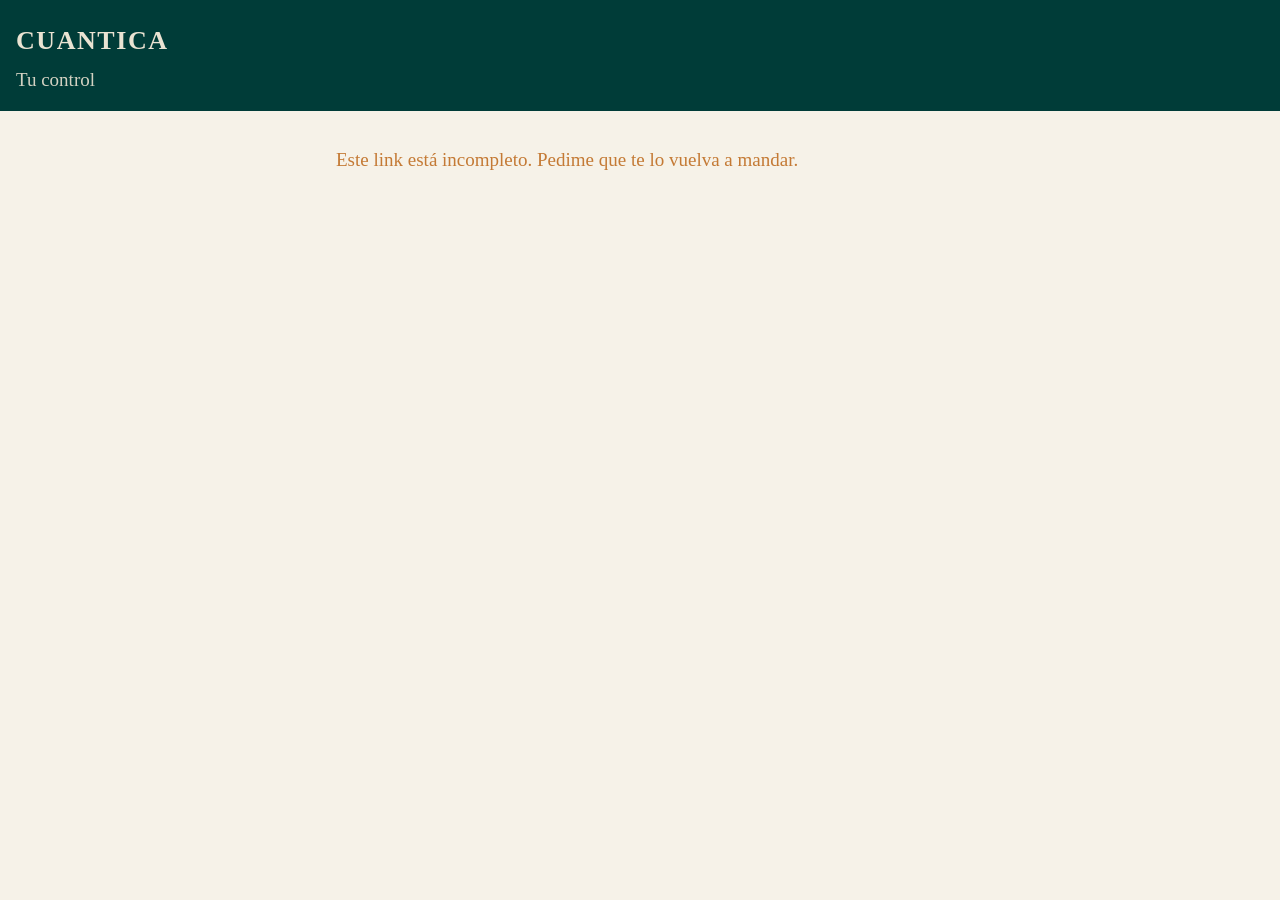
<file: tu-control-r7p2q5.html>
<!doctype html>
<html lang="es">
<head>
<meta charset="utf-8">
<meta name="viewport" content="width=device-width, initial-scale=1">
<meta name="robots" content="noindex, nofollow">
<title>Tu control - CUANTICA</title>
<!--
  EL CONTROL DE LA ETAPA, PARA QUE LA PERSONA LO CONTESTE SOLA (30/09/2026).
  Una sola pagina para todos. Lo de cada persona viaja DESPUES DEL # del link
  (el navegador no se lo manda a ningun servidor): los nombres de los
  remedios de su receta, sus sintomas en sus palabras, las practicas de la
  etapa y lo que viene en una frase. Nada de hallazgos.

  13/10/2026 (Jose): personal y por MAIL. La respuesta sale por el correo de
  la persona hacia la casilla de Jose, con un renglon de codigo (con el sello
  firmado de la app) que la app reconoce y carga sola. El WhatsApp queda
  como segunda opcion. No usa el programita de Google de la ficha.

  16/10/2026 (P7 del portal): abierta ADENTRO del portal (con "&portal=1",
  en un marco del mismo sitio), la respuesta se le pasa al portal, que la
  sella con la clave de su link y la manda por la entrada unica. Si el
  portal no contesta ok, aparecen el mail y el WhatsApp de siempre. Abierta
  sola (el link del WhatsApp), todo igual que antes.
-->
<style>
  :root {
    --verde: #003C38; --teal: #006B64; --cobre: #C47A35; --crema: #EAE3D2;
    --cyan: #3CE7E1; --tinta: #1d2b2a; --suave: #5d6f6c; --linea: #d8cfba;
    --fondo: #f6f2e8; --tarjeta: #fffdf7;
  }
  @media (prefers-color-scheme: dark) {
    :root:not([data-theme="light"]) {
      --tinta: #eae3d2; --suave: #a9b8b4; --linea: #1f4a46;
      --fondo: #03201e; --tarjeta: #062b28;
    }
  }
  :root[data-theme="dark"] {
    --tinta: #eae3d2; --suave: #a9b8b4; --linea: #1f4a46;
    --fondo: #03201e; --tarjeta: #062b28;
  }
  * { box-sizing: border-box; }
  body {
    margin: 0; background: var(--fondo); color: var(--tinta);
    font-family: "Cormorant Garamond", Garamond, Georgia, serif;
    font-size: 19px; line-height: 1.45;
  }
  header { background: var(--verde); color: var(--crema); padding: 22px 16px 18px; }
  header h1 { font-family: "Cormorant SC", "Cormorant Garamond", Georgia, serif;
              font-weight: 600; letter-spacing: .06em; margin: 0; font-size: 26px; }
  header p { margin: 6px 0 0; opacity: .9; }
  main { max-width: 640px; margin: 0 auto; padding: 16px; }
  .tarjeta { background: var(--tarjeta); border: 1px solid var(--linea);
             border-radius: 14px; padding: 14px 14px 12px; margin: 0 0 14px; }
  .tarjeta h2 { font-size: 21px; margin: 0 0 8px; color: var(--teal); }
  .tarjeta h3 { font-size: 19px; margin: 12px 0 2px; }
  :root[data-theme="dark"] .tarjeta h2 { color: var(--cyan); }
  @media (prefers-color-scheme: dark) {
    :root:not([data-theme="light"]) .tarjeta h2 { color: var(--cyan); }
  }
  .pregunta { margin: 10px 0 4px; }
  .antes { color: var(--suave); font-size: 16px; margin: 2px 0 4px; }
  .opciones { display: flex; flex-wrap: wrap; gap: 8px; }
  .opciones button {
    font: inherit; font-size: 17px; padding: 8px 12px; border-radius: 10px;
    border: 1px solid var(--linea); background: transparent; color: var(--tinta);
    cursor: pointer; min-height: 44px;
  }
  .opciones button[aria-pressed="true"] {
    background: var(--teal); border-color: var(--teal); color: #fff;
  }
  .escala { display: grid; grid-template-columns: repeat(10, 1fr); gap: 4px; }
  .escala button { padding: 8px 0; min-width: 0; }
  textarea { width: 100%; font: inherit; font-size: 17px; padding: 10px;
             border-radius: 10px; border: 1px solid var(--linea);
             background: transparent; color: var(--tinta); min-height: 70px; }
  .enviar { display: block; width: 100%; font: inherit; font-size: 20px;
            padding: 14px; border: 0; border-radius: 12px;
            background: var(--cobre); color: #fff; cursor: pointer; }
  .secundario { background: transparent; color: var(--teal);
                border: 1px solid var(--teal); margin-top: 8px; font-size: 17px; }
  .nota { color: var(--suave); font-size: 16px; }
  .error { color: var(--cobre); }
  .frase { font-size: 20px; color: var(--teal); margin: 4px 0 10px; }
  /* En oscuro el teal sobre el fondo verde no se lee (contraste 2,7:1):
     la frase de la etapa que sigue y los botones del WhatsApp y de copiar
     van en cyan, como los titulos (verificacion 13/10). */
  :root[data-theme="dark"] .frase,
  :root[data-theme="dark"] .secundario { color: var(--cyan); border-color: var(--cyan); }
  @media (prefers-color-scheme: dark) {
    :root:not([data-theme="light"]) .frase,
    :root:not([data-theme="light"]) .secundario { color: var(--cyan); border-color: var(--cyan); }
  }
  [hidden] { display: none !important; }
</style>
</head>
<body>
<header>
  <h1>CUANTICA</h1>
  <p id="saludo">Tu control</p>
</header>
<main>
  <p id="sin-datos" class="error" hidden>
    Este link está incompleto. Pedime que te lo vuelva a mandar.
  </p>
  <div id="formulario" hidden>
    <p id="intro">Contestame esto antes de que hablemos: con lo que me cuentes
       armo tu etapa que sigue. Son tres minutos.</p>
    <p id="frase" class="frase" hidden></p>
    <div id="remedios"></div>
    <div id="sintomas"></div>
    <div id="practicas"></div>
    <div id="siguiente"></div>
    <section class="tarjeta">
      <h2>Del 1 al 10</h2>
      <p class="pregunta">¿Cuánto pudiste sostener de lo que te di?</p>
      <div class="opciones escala" id="sostener" role="group"
           aria-label="Del 1 al 10"></div>
    </section>
    <section class="tarjeta">
      <h2>Lo que se te hizo cuesta arriba</h2>
      <textarea id="cuesta" maxlength="400"
        placeholder="Por ejemplo: me olvidaba la toma de la noche"></textarea>
    </section>
    <section class="tarjeta">
      <h2>¿Algo más que quieras contarme?</h2>
      <textarea id="novedades" maxlength="600"
        placeholder="Algo que hayas notado, un estudio nuevo, un cambio en tu vida"></textarea>
    </section>
    <button type="button" class="enviar" id="por-portal" hidden>Mandarme las respuestas</button>
    <button type="button" class="enviar" id="por-mail" hidden>Mandarme las respuestas por mail</button>
    <button type="button" class="enviar" id="mandar">Mandármelo por WhatsApp</button>
    <button type="button" class="enviar secundario" id="copiar">Copiar el texto</button>
    <p class="nota" id="aviso" role="status"></p>
  </div>
  <p id="listo-portal" class="frase" role="status" hidden>Listo, tus respuestas ya salieron hacia mí. Las voy a leer. Ya podés volver a tu portal.</p>
</main>
<script>
// ---- PURO-INICIO (lo prueba backend/tests/test_control_de_etapa.py con node)
var CONTROL = (function () {
  function b64aTexto(t) {
    t = String(t || '').replace(/[^A-Za-z0-9_\-]/g, '');
    t = t.replace(/-/g, '+').replace(/_/g, '/');
    while (t.length % 4) t += '=';
    var bin = (typeof atob === 'function') ? atob(t)
      : Buffer.from(t, 'base64').toString('binary');
    var bytes = [];
    for (var i = 0; i < bin.length; i++) bytes.push(bin.charCodeAt(i));
    return decodeURIComponent(bytes.map(function (b) {
      return '%' + ('0' + b.toString(16)).slice(-2);
    }).join(''));
  }
  function textoAb64(s) {
    var utf8 = unescape(encodeURIComponent(s));
    var b = (typeof btoa === 'function') ? btoa(utf8)
      : Buffer.from(utf8, 'binary').toString('base64');
    return b.replace(/\+/g, '-').replace(/\//g, '_').replace(/=+$/, '');
  }
  function lista(v, n) { return Array.isArray(v) ? v.slice(0, n) : []; }
  function leerHash(hash) {
    try {
      var m = /[#&]c=([A-Za-z0-9_\-]+)/.exec(String(hash || ''));
      if (!m) return null;
      var d = JSON.parse(b64aTexto(m[1]));
      if (!d || typeof d !== 'object') return null;
      d.r = lista(d.r, 10).map(String);
      d.q = lista(d.q, 8);
      d.p = lista(d.p, 4).map(String);
      d.w = lista(d.w, 2).filter(function (x) {
        return Array.isArray(x) && x[0] && x[1];
      });
      d.f = typeof d.f === 'string' ? d.f.slice(0, 200) : '';
      d.t = typeof d.t === 'string' ? d.t.slice(0, 80) : '';
      if (!d.r.length && !d.q.length && !d.p.length) return null;
      return d;
    } catch (e) { return null; }
  }
  // Lo que se contesta -> el renglon de codigo que lee la app de Jose.
  function codigo(datos, est) {
    var a = datos.r.map(function (_n, i) {
      var x = est.remedios[i] || {};
      return [x.consiguio || null, x.sostuvo || null, x.cayo_mal || null,
              x.cambio || null];
    });
    var d = { v: datos.v || 1, s: datos.s, e: datos.e, r: datos.r, a: a,
              q: est.sintomas || {}, n: est.sostener || null,
              c: (est.cuesta || '').slice(0, 1500),
              x: (est.novedades || '').slice(0, 1500) };
    if (datos.t) d.t = datos.t;
    // CODIGO CORTO (13/10): ni los nombres de las practicas ni las
    // preguntas viajan de vuelta; la app las tiene en el formulario.
    if ((datos.p || []).length) {
      d.p = datos.p.map(function (_n, i) {
        return (est.practicas || [])[i] || null;
      });
    }
    var w = {}, hay = false;
    (datos.w || []).forEach(function (q) {
      var v = String((est.siguiente || {})[q[0]] || '').trim().slice(0, 600);
      if (v) { w[q[0]] = v; hay = true; }
    });
    if (hay) d.w = w;
    return textoAb64(JSON.stringify(d));
  }
  var DICE = {
    consiguio: { si: 'lo conseguí', no: 'no lo conseguí' },
    sostuvo: { si: 'lo tomé todos los días', a_medias: 'lo tomé a veces',
               no: 'casi no lo tomé' },
    cayo_mal: { si: 'me cayó mal', no: 'me cayó bien' },
    cambio: { cedio: 'se me fue lo que tenía', algo: 'noté algo',
              nada: 'no noté cambio todavía' },
    como: { mejor: 'mejor', igual: 'igual', peor: 'peor' },
    hizo: { si: 'la hice casi todos los días', a_veces: 'la hice a veces',
            no: 'no la hice' }
  };
  function mensaje(datos, est, corto) {
    var L = ['Mi control de la Etapa ' + (datos.e || 1) + ':'];
    if (corto) {
      // El mail largo no entra en el link del correo: va solo el codigo,
      // que trae todo (la app lo lee y Jose lo ve entero en su pantalla).
      L.push('Te mando mis respuestas.');
      L.push('');
      L.push('CODIGO-CONTROL ' + codigo(datos, est));
      L.push('FIN-CODIGO');
      return L.join('\n');
    }
    datos.r.forEach(function (n, i) {
      var x = est.remedios[i] || {};
      var p = ['consiguio', 'sostuvo', 'cayo_mal', 'cambio']
        .filter(function (k) { return x[k]; })
        .map(function (k) { return DICE[k][x[k]]; });
      if (p.length) L.push('- ' + n + ': ' + p.join(', '));
    });
    datos.q.forEach(function (q) {
      var v = (est.sintomas || {})[q[0]];
      if (v) L.push('- ' + (q[2] || q[1]) + ': ' + DICE.como[v]);
    });
    (datos.p || []).forEach(function (n, i) {
      var v = (est.practicas || [])[i];
      if (v) L.push('- ' + n + ': ' + DICE.hizo[v]);
    });
    (datos.w || []).forEach(function (q) {
      var v = String((est.siguiente || {})[q[0]] || '').trim();
      if (v) L.push('- ' + q[1] + ' ' + v);
    });
    if (est.sostener) L.push('Pude sostener: ' + est.sostener + ' de 10');
    if (est.cuesta) L.push('Cuesta arriba: ' + est.cuesta);
    if (est.novedades) L.push('Novedades: ' + est.novedades);
    L.push('');
    L.push('CODIGO-CONTROL ' + codigo(datos, est));
    L.push('FIN-CODIGO');
    return L.join('\n');
  }
  // El mail que se le abre: a la casilla de Jose, con el asunto que la app
  // reconoce ("Mi control de la Etapa N").
  // Varios correos (Outlook de escritorio) cortan el link del mail cerca de
  // los 2.000 caracteres, y con el corte se pierde el codigo (13/10). Si el
  // mail entero pasa de LIMITE_MAILTO, va el corto (solo el codigo); si
  // tampoco entra, la pagina no abre el correo: lo copia y le dice como
  // mandarlo (o por WhatsApp).
  var LIMITE_MAILTO = 1800;
  function mailto(datos, est, mail) {
    if (!/^[^@\s]+@[^@\s]+\.[a-z]{2,}$/i.test(String(mail || ''))) return '';
    var arranque = 'mailto:' + mail + '?subject=' +
      encodeURIComponent('Mi control de la Etapa ' + (datos.e || 1)) +
      '&body=';
    var url = arranque + encodeURIComponent(mensaje(datos, est));
    if (url.length > LIMITE_MAILTO)
      url = arranque + encodeURIComponent(mensaje(datos, est, true));
    return url;
  }
  function entraEnElMail(url) {
    return !!url && url.length <= LIMITE_MAILTO;
  }
  // EL CONTROL ADENTRO DEL PORTAL (16/10, P7). Abierto en la hoja del
  // portal (un marco del mismo sitio, con "&portal=1"), la respuesta no sale
  // por el correo: se le pasa al portal, que la sella con la clave de SU link
  // y la manda por la entrada unica. Va el codigo (el corto): trae todo.
  var MENSAJE_CONTROL = 'cuantica-control', MENSAJE_LISTO = 'cuantica-control-listo';
  function enElPortal(hash, enMarco) {
    return !!enMarco && /[#&]portal=1(?:&|$)/.test(String(hash || ''));
  }
  function paraElPortal(datos, est) {
    return { tipo: MENSAJE_CONTROL, v: 1, texto: mensaje(datos, est, true) };
  }
  function esRespuestaDelPortal(d) {
    return !!d && typeof d === 'object' && d.tipo === MENSAJE_LISTO &&
      d.v === 1 && typeof d.ok === 'boolean';
  }
  // (16/10, ataque) Contesto al menos una cosa (la misma cuenta que
  // control_de_etapa.hay_respuesta). Sin nada, adentro del portal no se
  // manda: la app lo rechazaria y el boton del portal quedaba trabado.
  function hayRespuesta(datos, est) {
    var e = est || {}, d = datos || {};
    var t = function (v) { return typeof v === 'string' && !!v.trim(); };
    if ((e.remedios || []).some(function (x) {
      return !!x && !!(x.consiguio || x.sostuvo || x.cayo_mal || x.cambio);
    })) return true;
    var q = e.sintomas || {};
    if (Object.keys(q).some(function (k) { return !!q[k]; })) return true;
    if (e.sostener !== null && e.sostener !== undefined) return true;
    if (t(e.cuesta) || t(e.novedades)) return true;
    if ((e.practicas || []).some(function (v) { return !!v; })) return true;
    var w = e.siguiente || {};
    return (d.w || []).some(function (x) { return t(w[x[0]]); });
  }
  return { leerHash: leerHash, codigo: codigo, mensaje: mensaje,
           mailto: mailto, entraEnElMail: entraEnElMail,
           LIMITE_MAILTO: LIMITE_MAILTO,
           enElPortal: enElPortal, paraElPortal: paraElPortal,
           esRespuestaDelPortal: esRespuestaDelPortal,
           hayRespuesta: hayRespuesta,
           MENSAJE_CONTROL: MENSAJE_CONTROL, MENSAJE_LISTO: MENSAJE_LISTO,
           textoAb64: textoAb64, b64aTexto: b64aTexto };
})();
if (typeof module !== 'undefined') module.exports = CONTROL;
// ---- PURO-FIN

(function () {
  if (typeof document === 'undefined') return;
  var WSP = '5493434518981';
  var MAIL = 'tarjetacuantica0@gmail.com';
  var datos = CONTROL.leerHash(location.hash);
  if (!datos) { document.getElementById('sin-datos').hidden = false; return; }
  document.getElementById('formulario').hidden = false;
  var e = datos.e || 1;
  if (datos.h) document.getElementById('saludo').textContent =
    'Hola ' + datos.h + ', este es tu control';
  document.getElementById('intro').textContent =
    (datos.h ? 'Hola ' + datos.h + '! ' : 'Hola! ') +
    'Antes de seguir quiero saber cómo te fue con tu Etapa ' + e + '. ' +
    'Contestame esto: con lo que me cuentes sé qué reforzar y qué aliviar ' +
    'en la que sigue. Son tres minutos.';
  if (datos.f) {
    var fr = document.getElementById('frase');
    fr.textContent = datos.f; fr.hidden = false;
  }
  var est = { remedios: datos.r.map(function () { return {}; }),
              sintomas: {}, sostener: null, cuesta: '', novedades: '',
              practicas: datos.p.map(function () { return null; }),
              siguiente: {} };

  function grupo(pregunta, opciones, alElegir) {
    var cont = document.createElement('div');
    var p = document.createElement('p');
    p.className = 'pregunta'; p.textContent = pregunta; cont.appendChild(p);
    var ops = document.createElement('div');
    ops.className = 'opciones'; ops.setAttribute('role', 'group');
    ops.setAttribute('aria-label', pregunta);
    opciones.forEach(function (o) {
      var b = document.createElement('button');
      b.type = 'button'; b.textContent = o[1];
      b.setAttribute('aria-pressed', 'false');
      b.addEventListener('click', function () {
        Array.prototype.forEach.call(ops.children, function (x) {
          x.setAttribute('aria-pressed', 'false');
        });
        b.setAttribute('aria-pressed', 'true');
        alElegir(o[0]);
      });
      ops.appendChild(b);
    });
    cont.appendChild(ops);
    return cont;
  }
  function tarjeta(titulo) {
    var s = document.createElement('section');
    s.className = 'tarjeta';
    var h = document.createElement('h2'); h.textContent = titulo; s.appendChild(h);
    return s;
  }

  if (datos.r.length) {
    var sr = tarjeta('Tus remedios de la Etapa ' + e);
    datos.r.forEach(function (nombre, i) {
      var h = document.createElement('h3'); h.textContent = nombre; sr.appendChild(h);
      var x = est.remedios[i];
      var resto = document.createElement('div');
      sr.appendChild(grupo('¿Lo pudiste conseguir?', [['si', 'Sí'], ['no', 'No lo conseguí']],
        function (v) { x.consiguio = v; resto.hidden = (v === 'no'); }));
      resto.appendChild(grupo('¿Lo pudiste tomar?', [['si', 'Todos los días'],
        ['a_medias', 'A veces'], ['no', 'Casi nada']], function (v) { x.sostuvo = v; }));
      resto.appendChild(grupo('¿Cómo te cayó?', [['no', 'Bien'], ['si', 'Me cayó mal']],
        function (v) { x.cayo_mal = v; }));
      resto.appendChild(grupo('¿Notaste algún cambio con esto?', [
        ['cedio', 'Se me fue lo que tenía'], ['algo', 'Algo'], ['nada', 'Nada todavía']],
        function (v) { x.cambio = v; }));
      sr.appendChild(resto);
    });
    document.getElementById('remedios').appendChild(sr);
  }

  if (datos.q.length) {
    var ss = tarjeta('Lo que me contaste');
    var ANTES = { mejor: 'mejor', igual: 'igual', peor: 'peor' };
    datos.q.forEach(function (q) {
      var dice = q[2] ? '«' + q[2] + '»' : q[1];
      var g = grupo(dice + ': ¿cómo estás con eso?',
        [['mejor', 'Mejor'], ['igual', 'Igual'], ['peor', 'Peor']],
        function (v) { est.sintomas[q[0]] = v; });
      if (ANTES[q[3]]) {
        var a = document.createElement('p'); a.className = 'antes';
        a.textContent = 'La vez pasada me dijiste: ' + ANTES[q[3]] + '.';
        g.insertBefore(a, g.children[1]);
      }
      ss.appendChild(g);
    });
    document.getElementById('sintomas').appendChild(ss);
  }

  if (datos.p.length) {
    var sp = tarjeta('Tus prácticas de la Etapa ' + e);
    datos.p.forEach(function (n, i) {
      sp.appendChild(grupo(n + ': ¿la pudiste hacer?',
        [['si', 'Casi todos los días'], ['a_veces', 'A veces'], ['no', 'No']],
        function (v) { est.practicas[i] = v; }));
    });
    document.getElementById('practicas').appendChild(sp);
  }

  if (datos.w.length) {
    var sw = tarjeta('Para lo que viene');
    datos.w.forEach(function (q) {
      var p = document.createElement('p'); p.className = 'pregunta';
      p.textContent = q[1]; sw.appendChild(p);
      var t = document.createElement('textarea'); t.maxLength = 400;
      t.addEventListener('input', function () { est.siguiente[q[0]] = t.value; });
      sw.appendChild(t);
    });
    document.getElementById('siguiente').appendChild(sw);
  }

  var esc = document.getElementById('sostener');
  for (var k = 1; k <= 10; k++) (function (n) {
    var b = document.createElement('button');
    b.type = 'button'; b.textContent = String(n);
    b.setAttribute('aria-pressed', 'false');
    b.addEventListener('click', function () {
      Array.prototype.forEach.call(esc.children, function (x) {
        x.setAttribute('aria-pressed', 'false');
      });
      b.setAttribute('aria-pressed', 'true');
      est.sostener = n;
    });
    esc.appendChild(b);
  })(k);

  function texto() {
    est.cuesta = document.getElementById('cuesta').value.trim();
    est.novedades = document.getElementById('novedades').value.trim();
    return CONTROL.mensaje(datos, est);
  }
  var aviso = document.getElementById('aviso');
  // (16/10, ataque) Adentro de la hoja del portal, el mail y el WhatsApp se
  // abren AFUERA del marco (una ventana nueva): el marco esta bajo el CSP
  // del portal (frame-src 'self'), y navegarlo lo dejaba en blanco y se
  // perdia lo que habia escrito. Abierta sola, como siempre.
  var enMarco = false;
  try { enMarco = window.parent && window.parent !== window; } catch (err) { enMarco = false; }
  var adentro = CONTROL.enElPortal(location.hash, enMarco);
  function irA(url) {
    if (!adentro) { window.location.href = url; return true; }
    try {
      var w = window.open(url, '_blank');
      if (w) { try { w.opener = null; } catch (err) { /* nada */ } return true; }
    } catch (err) { /* sin ventana nueva */ }
    return false;
  }
  var hayMail = /^[^@\s]+@[^@\s]+\.[a-z]{2,}$/i.test(MAIL);
  var bMail = document.getElementById('por-mail');
  var bWsp = document.getElementById('mandar');
  if (hayMail) {
    bMail.hidden = false;
    bWsp.textContent = 'Si el mail no se te abre, mandámelo por WhatsApp';
    bWsp.className = 'enviar secundario';
  }
  bMail.addEventListener('click', function () {
    texto();
    var url = CONTROL.mailto(datos, est, MAIL);
    if (!url) { aviso.textContent = 'Mandámelo por WhatsApp.'; return; }
    if (!CONTROL.entraEnElMail(url)) {
      var t = texto();
      var dile = 'Me escribiste mucho, y es tan largo que el correo no lo ' +
        'abre solo. Ya te lo copié: abrí un mail nuevo a ' + MAIL +
        ', pegalo y mandámelo. O mandámelo por WhatsApp.';
      try {
        navigator.clipboard.writeText(t).then(function () {
          aviso.textContent = dile;
        }, function () { aviso.textContent = t; });
      } catch (err) { aviso.textContent = t; }
      return;
    }
    if (!irA(url)) {
      aviso.textContent = 'No se me abrió el correo. Tocá Copiar el texto y mandámelo por mail o por WhatsApp.';
      return;
    }
    aviso.textContent = 'Se te abrió el correo con todo escrito: solo tocá Enviar. ' +
      'Me llega directo a mí.';
  });
  bWsp.addEventListener('click', function () {
    var t = texto();
    if (WSP && /^\d{8,}$/.test(WSP)) {
      if (!irA('https://wa.me/' + WSP + '?text=' + encodeURIComponent(t)))
        aviso.textContent = 'No se me abrió WhatsApp. Tocá Copiar el texto y pegámelo ahí.';
    } else {
      aviso.textContent = 'Copiá el texto y mandámelo por WhatsApp.';
    }
  });
  document.getElementById('copiar').addEventListener('click', function () {
    var t = texto();
    try {
      navigator.clipboard.writeText(t).then(function () {
        aviso.textContent = 'Listo, copiado. Pegámelo en un mail o en WhatsApp.';
      }, function () { aviso.textContent = t; });
    } catch (err) { aviso.textContent = t; }
  });
  // ADENTRO DEL PORTAL (16/10, P7): un solo boton, que se lo pasa al portal.
  // Si el portal no contesta ok (o no contesta), aparecen el mail, el
  // WhatsApp y copiar, como siempre.
  if (adentro) {
    var bPortal = document.getElementById('por-portal');
    var bCopiar = document.getElementById('copiar');
    var mandando = false, espera = null;
    bPortal.hidden = false;
    bMail.hidden = true; bWsp.hidden = true; bCopiar.hidden = true;
    var otraVia = function () {
      mandando = false;
      if (espera) { clearTimeout(espera); espera = null; }
      bPortal.disabled = false;
      bPortal.textContent = 'Probar de nuevo';
      bMail.hidden = !hayMail; bWsp.hidden = false; bCopiar.hidden = false;
      aviso.textContent = 'No me llegó solo. Mandámelo por mail o por WhatsApp con estos botones.';
    };
    var nadaTodavia = function () {
      mandando = false;
      if (espera) { clearTimeout(espera); espera = null; }
      bPortal.disabled = false;
      bPortal.textContent = 'Mandarme las respuestas';
      aviso.textContent = 'Contestame al menos una cosa antes de mandármelo.';
    };
    window.addEventListener('message', function (ev) {
      if (ev.source !== window.parent || ev.origin !== location.origin) return;
      if (!mandando || !CONTROL.esRespuestaDelPortal(ev.data)) return;
      if (!ev.data.ok && ev.data.motivo === 'vacio') { nadaTodavia(); return; }
      if (!ev.data.ok) { otraVia(); return; }
      mandando = false;
      if (espera) { clearTimeout(espera); espera = null; }
      document.getElementById('formulario').hidden = true;
      document.getElementById('listo-portal').hidden = false;
    });
    bPortal.addEventListener('click', function () {
      if (mandando) return;
      texto();
      if (!CONTROL.hayRespuesta(datos, est)) { nadaTodavia(); return; }
      mandando = true;
      bPortal.disabled = true;
      bPortal.textContent = 'Mandándotelo…';
      aviso.textContent = '';
      try {
        window.parent.postMessage(CONTROL.paraElPortal(datos, est), '/');
      } catch (err) { otraVia(); return; }
      espera = setTimeout(function () { if (mandando) otraVia(); }, 30000);
    });
  }
})();
</script>
</body>
</html>
</file>
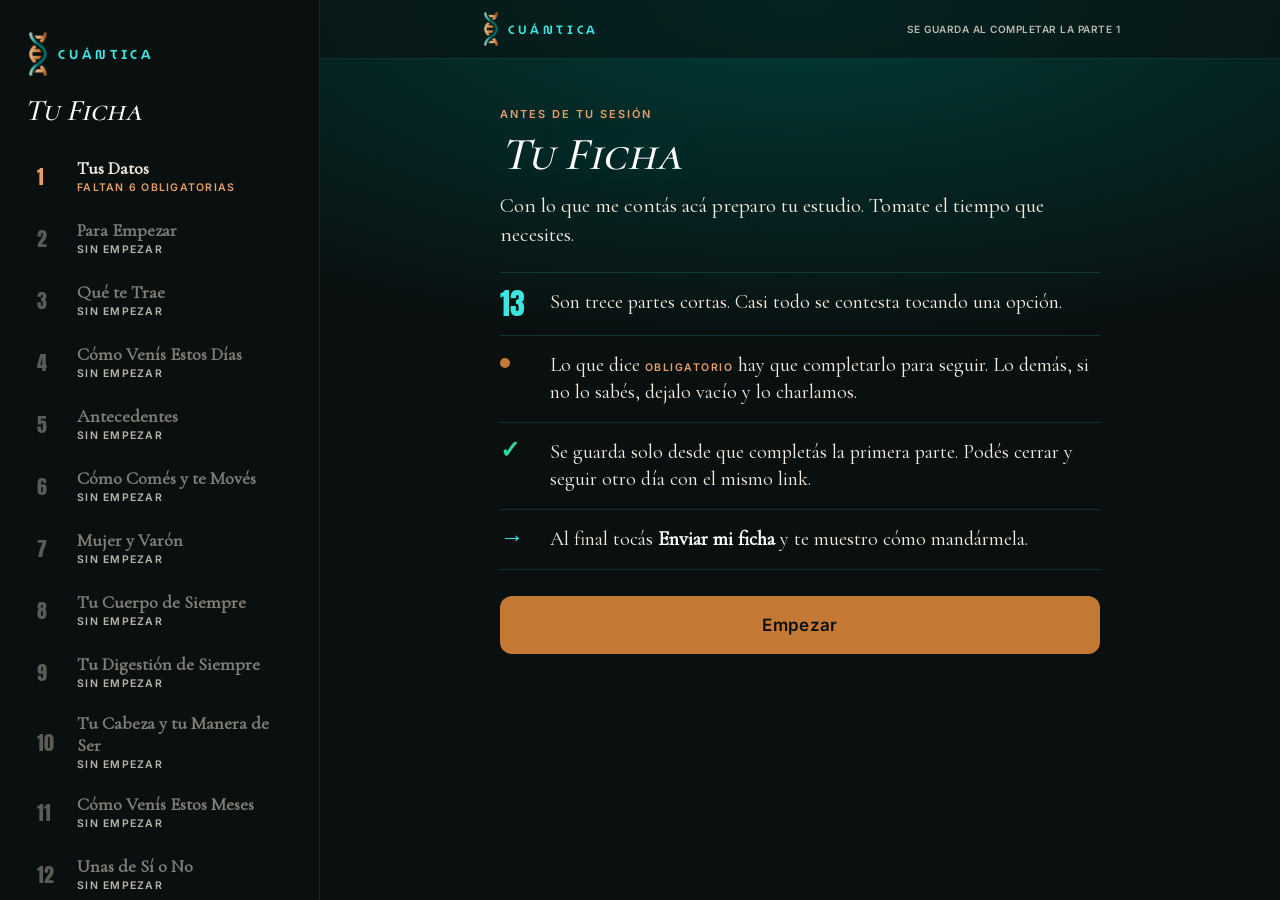
<file: tu-ficha-k9m4x7.html>
<!doctype html>
<html lang="es">
<head>
<meta charset="utf-8">
<meta name="viewport" content="width=device-width, initial-scale=1, viewport-fit=cover">
<meta name="robots" content="noindex">
<meta name="theme-color" content="#0A0F0F">
<title>Tu ficha · CUÁNTICA</title>
<link rel="icon" type="image/webp" href="imagenes/simbolo-adn.webp">
<style>
@font-face{font-family:'Cormorant Garamond';src:url(fuentes/cormorant-garamond.woff) format('woff');font-weight:400;font-display:swap}
@font-face{font-family:'Cormorant SC';src:url(fonts/f5428829-4a6b-4eea-ad1a-030ca7a2d16d.woff2) format('woff2');font-weight:500;font-display:swap}
@font-face{font-family:'Cormorant SC';src:url(fonts/dcb6d150-a905-4123-8a69-884acdee916b.woff2) format('woff2');font-weight:600;font-display:swap}
@font-face{font-family:'Inter';src:url(fonts/fb3e4757-4855-4797-818d-c45253e93311.woff2) format('woff2');font-weight:300 600;font-display:swap}
@font-face{font-family:'Anton';src:url(fonts/454a2da6-fbf9-45e7-b236-082be0d40b66.woff2) format('woff2');font-weight:400;font-display:swap}
@font-face{font-family:'MuseoModerno';src:url(fuentes/museomoderno-600.woff) format('woff');font-weight:600 700;font-display:swap}
:root{--g:'Cormorant Garamond','EB Garamond',Garamond,Georgia,'Times New Roman',serif;--sc:'Cormorant SC','Cormorant Garamond',Georgia,serif;--i:Inter,system-ui,-apple-system,'Segoe UI',Roboto,Arial,sans-serif;--an:Anton,Impact,'Arial Narrow',sans-serif;
--bone:#F5EDE0;--cyan:#3CE7E1;--cobre:#C47A35;--cobre2:#E5A06A;--ok:#2FD9A0;--rojo:#F0705C;--rojo2:#FFB4A6;--linea:rgba(60,231,225,.22);--campo:rgba(0,60,56,.34);--tenue:rgba(245,237,224,.75)}
*{box-sizing:border-box}
html,body{margin:0;height:100%;background:#050808;color:var(--bone);font-family:var(--g);-webkit-font-smoothing:antialiased;color-scheme:dark}
[hidden]{display:none!important}
button{font-family:inherit;-webkit-tap-highlight-color:transparent;cursor:pointer}
a{color:var(--cyan)}
#raiz{height:100vh;height:100dvh;display:flex}
#lado{display:none}
.cascara{flex:1;min-width:0;display:flex;flex-direction:column;background:radial-gradient(130% 55% at 50% 0%,#003C38 0%,#0A0F0F 72%)}
header{flex:none;padding:12px 20px;border-bottom:1px solid rgba(60,231,225,.12);background:rgba(10,15,15,.55)}
.col-h{max-width:640px;margin:0 auto}
.cab-1{display:flex;align-items:center;justify-content:space-between;gap:12px}
.marca{display:flex;align-items:center;gap:6px}
.logo{width:22px;height:34px;object-fit:contain}
.marca-t{font:700 12px 'MuseoModerno',var(--i);letter-spacing:.3em;color:var(--cyan)}
.guardado{font:600 10px var(--i);letter-spacing:.05em;text-transform:uppercase;text-align:right;color:var(--tenue);white-space:nowrap}
.guardado.si{color:var(--ok)}
.rot{font:600 11px var(--i);letter-spacing:.18em;text-transform:uppercase;color:var(--tenue)}
.rot.cobre{color:var(--cobre2)}.rot.verde{color:var(--ok)}.rot.rojo{color:var(--rojo2)}
#progreso{margin-top:10px}
.prog-1{display:flex;align-items:flex-end;justify-content:space-between;gap:12px}
.parte-t{font:italic 500 25px/1.1 var(--sc);color:#fff;margin-top:3px}
.link{min-height:44px;padding:0 4px;background:none;border:none;color:var(--cyan);font:600 17px var(--g);text-decoration:underline;text-underline-offset:4px}
.segs{display:flex;gap:3px;margin-top:10px}
.segs i{flex:1;height:4px;border-radius:2px;background:rgba(245,237,224,.16)}
.segs i.ya{background:var(--cyan)}.segs i.ahora{background:var(--cobre)}
#scroll{flex:1;min-height:0;overflow-y:auto;position:relative;-webkit-overflow-scrolling:touch}
.col{max-width:640px;margin:0 auto;padding:24px 20px 40px}
footer{flex:none;padding:12px 20px 16px;border-top:1px solid rgba(60,231,225,.12);background:rgba(10,15,15,.8)}
.botones{display:flex;gap:10px}
.pri{min-height:56px;background:var(--cobre);color:#0A0F0F;border:none;border-radius:12px;font:600 17px var(--i);letter-spacing:.02em}
.pri:hover{background:var(--cobre2)}
.sec{min-height:52px;background:none;border:1px solid rgba(245,237,224,.35);border-radius:12px;color:var(--bone);font:600 19px var(--g);display:flex;align-items:center;justify-content:center;text-decoration:none}
.sec.cobre{border-color:var(--cobre);color:var(--cobre2);font:600 16px var(--i)}
.botones .sec{flex:1;min-height:56px}.botones .pri{flex:2}
.ancho{width:100%;margin-top:10px}
button:focus-visible,.op:focus-within{outline:2px solid var(--cyan);outline-offset:2px}
.falta{display:flex;align-items:center;gap:12px;margin-bottom:12px;padding:10px 12px 10px 14px;border:1px solid var(--rojo);border-radius:10px;background:rgba(240,112,92,.12)}
.falta div{flex:1;min-width:0;font:600 17px/1.3 var(--g);color:#FFD9D1}
.falta button{flex:none;min-height:44px;padding:0 12px;background:var(--rojo);border:none;border-radius:8px;color:#0A0F0F;font:600 13px var(--i)}
.h1{font:italic 500 46px/1 var(--sc);color:#fff;margin:10px 0 14px;text-shadow:0 0 40px rgba(60,231,225,.3)}
.h2{font:italic 500 38px/1.05 var(--sc);color:#fff;text-wrap:balance}
.lead{font:500 21px/1.4 var(--g);margin:0 0 22px}
.puntos{border-top:1px solid rgba(60,231,225,.16)}
.pt{display:flex;gap:16px;padding:16px 0;border-bottom:1px solid rgba(60,231,225,.16);font:500 20px/1.35 var(--g)}
.pt-i{flex:none;width:34px;font:600 24px/1 var(--g)}
.pt-i.ant{font:400 30px/1 var(--an);color:var(--cyan)}.pt-i.verde{color:var(--ok)}.pt-i.cyan{color:var(--cyan)}
.bolita{display:block;width:10px;height:10px;border-radius:50%;background:var(--cobre);margin-top:6px}
.pt strong{color:#fff}
.aviso-suave{margin:0 0 18px;padding:14px 16px;border:1px solid var(--cobre);border-radius:10px;background:rgba(196,122,53,.12);font:500 19px/1.4 var(--g)}
.aviso-suave .botones{margin-top:10px}
.lista{display:flex;flex-direction:column;gap:2px}
.it{display:flex;align-items:center;gap:14px;width:100%;min-height:60px;padding:8px 12px;text-align:left;background:none;border:1px solid transparent;border-radius:10px;color:var(--bone)}
.it.ahora{background:rgba(0,107,100,.4);border-color:var(--linea)}
.it.cerrada{color:rgba(245,237,224,.5);cursor:default}
.it-n{flex:none;width:26px;font:400 20px var(--an);color:var(--cobre2)}
.it.ahora .it-n{color:var(--cyan)}.it.cerrada .it-n{color:rgba(245,237,224,.35)}
.it-t{display:flex;flex-direction:column;gap:2px;min-width:0;font:600 20px/1.2 var(--g)}
.it-e{font:600 10.5px var(--i);letter-spacing:.12em;text-transform:uppercase;color:var(--tenue)}
.it-e.falta-e{color:var(--cobre2)}.it-e.ok{color:var(--ok)}
.parte{display:flex;flex-direction:column;gap:30px}
.nota{margin:0;font:italic 500 20px/1.4 var(--g);color:var(--cobre2)}
.q{display:flex;flex-direction:column;gap:10px}
.cab{display:flex;flex-direction:column;gap:5px}
.tit{display:flex;flex-wrap:wrap;align-items:baseline;column-gap:10px;row-gap:4px}
.lab{font:600 23px/1.2 var(--g);color:#fff}
.num{font:400 20px/1 var(--an);color:var(--cyan);letter-spacing:.02em}
.tag{font:600 10.5px var(--i);letter-spacing:.14em;text-transform:uppercase;color:var(--cobre2);border-radius:4px}
.q.err .tag{background:var(--rojo);color:#0A0F0F;padding:3px 7px}
.hecho{display:none;font:700 15px var(--g);color:var(--ok)}
.q.hecha .hecho{display:inline}
.ayuda{font:500 18px/1.38 var(--g);color:rgba(245,237,224,.78)}
.err-tx{display:none;font:600 17px/1.3 var(--g);color:var(--rojo2)}
.q.err .err-tx{display:block}
.eco{font:500 17px/1.3 var(--g);color:var(--ok)}
.eco:empty{display:none}
input[type=text],input[type=tel],input[type=email],select,textarea{width:100%;min-width:0;height:56px;padding:0 16px;background:var(--campo);border:1px solid var(--linea);border-radius:10px;color:var(--bone);font:500 21px var(--g);outline:none;color-scheme:dark;-webkit-appearance:none;appearance:none}
select{background-image:linear-gradient(45deg,transparent 50%,var(--cyan) 50%),linear-gradient(135deg,var(--cyan) 50%,transparent 50%);background-position:calc(100% - 22px) 25px,calc(100% - 16px) 25px;background-size:6px 6px;background-repeat:no-repeat;padding-right:40px}
select option{background:#0A0F0F;color:var(--bone)}
textarea{height:auto;min-height:140px;padding:14px 16px;line-height:1.35;resize:vertical;display:block}
input::placeholder,textarea::placeholder{color:rgba(245,237,224,.38)}
input:focus,textarea:focus,select:focus{border-color:var(--cyan);box-shadow:0 0 0 3px rgba(60,231,225,.14)}
.q.err input[type=text],.q.err input[type=tel],.q.err input[type=email],.q.err select,.q.err textarea{border-color:var(--rojo)}
.q.err input.bien{border-color:var(--linea)}
.fila{display:flex;gap:10px}
.parte-i{flex:1;min-width:0;display:flex;flex-direction:column;gap:6px}
.cap{font:600 11px var(--i);letter-spacing:.14em;text-transform:uppercase;color:var(--tenue)}
.con-unidad{display:flex;align-items:center;gap:10px}
.unidad{flex:none;font:600 14px var(--i);color:var(--tenue)}
.op{position:relative;display:flex;align-items:center;gap:12px;min-height:58px;padding:12px 16px;background:var(--campo);border:1px solid var(--linea);border-radius:10px;color:var(--bone);font:500 20px/1.25 var(--g);cursor:pointer;-webkit-tap-highlight-color:transparent}
.op input{position:absolute;opacity:0;width:1px;height:1px;margin:0;pointer-events:none}
.op.sel{background:rgba(0,107,100,.62);border-color:var(--cyan);color:#fff;font-weight:600;box-shadow:0 0 18px rgba(60,231,225,.18)}
.q.err .op:not(.sel){border-color:var(--rojo)}
.op.na:not(.sel){border-style:dashed;color:var(--tenue)}
.op:before{content:'';flex:none;width:22px;height:22px;border-radius:50%;border:2px solid rgba(245,237,224,.5);color:#0A0F0F;font:700 15px/18px var(--g);text-align:center}
.op.cel:before{display:none}
.op.pill:before,.op.check:before{border-radius:6px}
.op.sel:before{border-color:var(--cyan);background:var(--cyan);box-shadow:inset 0 0 0 4px #06302D}
.op.sel.pill:before,.op.sel.check:before{box-shadow:none;content:'\2713'}
.filas{display:flex;flex-direction:column;gap:8px}
.pills{display:flex;flex-wrap:wrap;gap:8px}
.op.pill{min-height:50px;padding:8px 16px 8px 12px;border-radius:999px}
.grid{display:grid;gap:8px}
.grid.c3{grid-template-columns:repeat(3,minmax(0,1fr))}.grid.c5{grid-template-columns:repeat(5,minmax(0,1fr))}
.op.cel{justify-content:center;text-align:center;min-height:50px;padding:6px 4px}
.op.n{font:600 17px var(--i)}
.q[data-t=sino] .op.cel{min-height:58px}
.horas{display:grid;grid-template-columns:repeat(3,minmax(0,1fr));gap:6px}
.gh-d{font:600 11px var(--i);letter-spacing:.08em;text-transform:uppercase;color:var(--tenue);text-align:center;padding-bottom:2px}
.horas>span:first-child{display:none}
.op.h{min-height:44px;font:600 13px var(--i)}
.op.check{background:none;border:none;padding:6px 0;min-height:52px}
.op.check.sel{background:none;box-shadow:none}
.sub .subt{font:italic 500 26px/1.1 var(--sc);color:var(--cyan);border-top:1px solid rgba(60,231,225,.16);padding-top:20px}
.voz{display:flex;justify-content:flex-end}
.voz-b{min-height:44px;padding:0 2px;background:none;border:none;color:var(--tenue);font:600 17px var(--g);text-decoration:underline;text-underline-offset:4px}
.voz-b.on{color:var(--cyan);text-decoration:none}
.voz-m{font:500 17px/1.3 var(--g);color:rgba(245,237,224,.78)}
.voz-m:empty,.voz-a:empty{display:none}
.voz-a{display:flex;flex-wrap:wrap;gap:8px;align-items:center}
.voz-a audio{width:100%;max-width:360px}
.mini{display:inline-block;min-height:40px;padding:8px 14px;border:1px solid var(--linea);border-radius:10px;background:none;color:var(--bone);font:600 17px var(--g)}
#w_comp_archivo{position:absolute;width:1px;height:1px;opacity:0}
#w_comp_previa{max-width:180px;border-radius:10px;margin-top:8px;border:1px solid var(--linea)}
.adj{display:flex;flex-wrap:wrap;gap:8px;align-items:center}
.rev-id{padding:18px;border:1px solid rgba(60,231,225,.18);border-radius:14px;background:rgba(10,15,15,.4)}
.rev-id .rot{color:var(--cobre2)}
.rev-nom{font:600 24px/1.2 var(--g);color:#fff;margin-top:8px}
.rev-nac{font:500 20px/1.3 var(--g);margin-top:2px}
.rev-lista{border-top:1px solid rgba(60,231,225,.14)}
.rv{display:flex;align-items:center;justify-content:space-between;gap:12px;min-height:54px;border-bottom:1px solid rgba(60,231,225,.14);font:500 19px/1.2 var(--g)}
.rv .rot{color:var(--ok);flex:none}
.rv button{flex:none;min-height:44px;padding:0 14px;background:rgba(240,112,92,.12);border:1px solid var(--rojo);border-radius:8px;color:var(--rojo2);font:600 17px var(--g)}
.rev-pie{margin:0;font:500 19px/1.4 var(--g);color:rgba(245,237,224,.78)}
.pantalla{display:flex;flex-direction:column;gap:16px;padding-top:28px}
.pantalla p{margin:0;font:500 21px/1.4 var(--g)}
.pantalla .chico{font-size:18px;color:var(--tenue)}
.centro{align-items:center;text-align:center;padding-top:80px}
.spin{width:56px;height:56px;border-radius:50%;border:3px solid rgba(60,231,225,.2);border-top-color:var(--cyan);animation:gira 1s linear infinite}
@keyframes gira{to{transform:rotate(360deg)}}
.tilde{width:72px;height:72px;border-radius:50%;border:2px solid var(--ok);display:flex;align-items:center;justify-content:center;font:600 38px/1 var(--g);color:var(--ok);box-shadow:0 0 40px rgba(47,217,160,.3)}
.caja-ok{padding:16px 18px;border:1px solid rgba(47,217,160,.4);border-radius:14px;background:rgba(10,15,15,.4)}
.cuando{font:600 23px/1.25 var(--g);color:#fff;margin-top:6px}
.consul{margin-top:8px;padding-top:20px;border-top:1px solid rgba(60,231,225,.16)}
#copia{width:100%;min-height:120px;font:14px monospace}
@media (min-width:900px){
#lado{display:flex;flex-direction:column;gap:20px;flex:none;width:320px;padding:32px 24px;border-right:1px solid rgba(60,231,225,.12);background:#0A0F0F;overflow-y:auto}
#lado .logo{width:28px;height:44px}
#lado .marca-t{font-size:13px}
.lado-t{font:italic 500 30px/1 var(--sc);color:#fff}
#lado .it-t{font-size:18px}
.solo-celu{display:none!important}
.col{padding:36px 20px 60px}
}
</style>
</head>
<body>
<div id="raiz">
<aside id="lado"><div class="marca"><img class="logo" src="imagenes/simbolo-adn.webp" alt=""><span class="marca-t">CUÁNTICA</span></div><div class="lado-t">Tu Ficha</div><nav class="lista" id="lado-lista"></nav></aside>
<div class="cascara">
<header><div class="col-h">
<div class="cab-1"><div class="marca"><img class="logo" src="imagenes/simbolo-adn.webp" alt=""><span class="marca-t">CUÁNTICA</span></div><div class="guardado" id="guardado">Se guarda al completar la parte 1</div></div>
<div id="progreso" hidden><div class="prog-1"><div><div class="rot cobre" id="parte-n"></div><div class="parte-t" id="parte-t"></div></div><button type="button" class="link solo-celu" id="ver-partes">Ver partes</button></div><div class="segs" id="segs"></div></div>
</div></header>
<div id="scroll"><div class="col">
<section id="intro" hidden>
<div class="rot cobre" style="padding-top:12px">Antes de tu sesión</div>
<h1 class="h1">Tu Ficha</h1>
<p class="lead" id="saludo">Con lo que me contás acá preparo tu estudio. Tomate el tiempo que necesites.</p>
<div class="aviso-suave" id="pendiente" hidden>Tu ficha quedó sin enviar. Tocá “Seguir donde dejé” y al final “Enviar mi ficha”.</div>
<div class="aviso-suave" id="hermano" hidden><span id="hermano-t"></span><div class="botones"><button type="button" class="sec" id="b-hno-no">Empezar de cero</button><button type="button" class="pri" id="b-hno-si">Seguir con esa</button></div></div>
<div class="puntos">
<div class="pt"><div class="pt-i ant">13</div><div>Son trece partes cortas. Casi todo se contesta tocando una opción.</div></div>
<div class="pt"><div class="pt-i"><span class="bolita"></span></div><div>Lo que dice <span class="tag">Obligatorio</span> hay que completarlo para seguir. Lo demás, si no lo sabés, dejalo vacío y lo charlamos.</div></div>
<div class="pt"><div class="pt-i verde">✓</div><div>Se guarda solo desde que completás la primera parte. Podés cerrar y seguir otro día con el mismo link.</div></div>
<div class="pt"><div class="pt-i cyan">→</div><div id="intro-envio">Al final tocás <strong>Enviar mi ficha</strong> y me llega directo.</div></div>
</div>
<button type="button" class="pri ancho" id="b-empezar" style="margin-top:26px;min-height:58px">Empezar</button>
</section>
<nav class="lista" id="indice" hidden></nav>
<div class="aviso-suave" id="retomado" hidden></div>
<form id="f" autocomplete="on" onsubmit="return false"><section class="parte" data-i="0" data-id="datos" data-t="Tus Datos" hidden><p class="nota">Con tu nombre completo y tu fecha de nacimiento se hace tu estudio.</p><div class="q" data-q="c_nombre" data-t="nombre" data-r="1"><div class="cab"><div class="tit"><span class="lab">Tu nombre y apellido</span><span class="tag">Obligatorio</span><span class="hecho" aria-hidden="true">✓</span></div><div class="ayuda">Completos, como figuran en tu documento.</div></div><div class="fila"><label class="parte-i"><span class="cap">Nombre</span><input type="text" id="c_nombre__nom" autocomplete="given-name" placeholder="Ej: María José"></label><label class="parte-i"><span class="cap">Apellido</span><input type="text" id="c_nombre__ape" autocomplete="family-name" placeholder="Ej: Pérez"></label></div><input type="hidden" id="c_nombre" name="c_nombre"><div class="err-tx" aria-live="polite"></div><div class="eco"></div></div><div class="q" data-q="c_fecha_nacimiento" data-t="fecha" data-r="1"><div class="cab"><div class="tit"><span class="lab">Tu fecha de nacimiento</span><span class="tag">Obligatorio</span><span class="hecho" aria-hidden="true">✓</span></div></div><div class="fila"><label class="parte-i"><span class="cap">Día</span><input type="text" id="c_fecha_nacimiento__dia" inputmode="numeric" maxlength="2" placeholder="14" autocomplete="off"></label><label class="parte-i"><span class="cap">Mes</span><input type="text" id="c_fecha_nacimiento__mes" inputmode="numeric" maxlength="2" placeholder="03" autocomplete="off"></label><label class="parte-i" style="flex:1.5"><span class="cap">Año</span><input type="text" id="c_fecha_nacimiento__anio" inputmode="numeric" maxlength="4" placeholder="1962" autocomplete="off"></label></div><input type="hidden" id="c_fecha_nacimiento" name="c_fecha_nacimiento"><div class="err-tx" aria-live="polite"></div><div class="eco"></div></div><div class="q" data-q="c_whatsapp" data-t="tel" data-r="1"><div class="cab"><div class="tit"><span class="lab">Tu WhatsApp</span><span class="tag">Obligatorio</span><span class="hecho" aria-hidden="true">✓</span></div><div class="ayuda">El número donde usás WhatsApp, con código de país.</div></div><div class="con-unidad"><input type="tel" id="c_whatsapp" name="c_whatsapp" placeholder="Ej: +54 9 11 1234-5678" autocomplete="tel"></div><div class="err-tx" aria-live="polite"></div><div class="eco"></div></div><div class="q" data-q="c_pais" data-t="sel" data-r="1"><div class="cab"><div class="tit"><span class="lab">Tu país de residencia</span><span class="tag">Obligatorio</span><span class="hecho" aria-hidden="true">✓</span></div><div class="ayuda">Dónde vivís hoy, aunque tu celular sea de otro país. Con esto armamos tu plan de comidas con lo que se consigue ahí.</div></div><select id="c_pais" name="c_pais"><option value="">Elegí una opción</option><option value="Argentina">Argentina</option><option value="Bolivia">Bolivia</option><option value="Brasil">Brasil</option><option value="Canada">Canadá</option><option value="Chile">Chile</option><option value="Colombia">Colombia</option><option value="Costa Rica">Costa Rica</option><option value="Cuba">Cuba</option><option value="Ecuador">Ecuador</option><option value="El Salvador">El Salvador</option><option value="Estados Unidos">Estados Unidos</option><option value="Guatemala">Guatemala</option><option value="Honduras">Honduras</option><option value="Mexico">México</option><option value="Nicaragua">Nicaragua</option><option value="Panama">Panamá</option><option value="Paraguay">Paraguay</option><option value="Peru">Perú</option><option value="Puerto Rico">Puerto Rico</option><option value="Republica Dominicana">República Dominicana</option><option value="Uruguay">Uruguay</option><option value="Venezuela">Venezuela</option><option value="Alemania">Alemania</option><option value="Andorra">Andorra</option><option value="Austria">Austria</option><option value="Belgica">Bélgica</option><option value="Croacia">Croacia</option><option value="Dinamarca">Dinamarca</option><option value="Escocia">Escocia</option><option value="Espana">España</option><option value="Finlandia">Finlandia</option><option value="Francia">Francia</option><option value="Grecia">Grecia</option><option value="Holanda">Holanda</option><option value="Hungria">Hungría</option><option value="Inglaterra">Inglaterra</option><option value="Irlanda">Irlanda</option><option value="Italia">Italia</option><option value="Luxemburgo">Luxemburgo</option><option value="Noruega">Noruega</option><option value="Paises Bajos">Países Bajos</option><option value="Polonia">Polonia</option><option value="Portugal">Portugal</option><option value="Reino Unido">Reino Unido</option><option value="Republica Checa">República Checa</option><option value="Rumania">Rumania</option><option value="Rusia">Rusia</option><option value="Suecia">Suecia</option><option value="Suiza">Suiza</option><option value="Ucrania">Ucrania</option><option value="Australia">Australia</option><option value="China">China</option><option value="Corea del Sur">Corea del Sur</option><option value="Egipto">Egipto</option><option value="Emiratos Arabes Unidos">Emiratos Árabes Unidos</option><option value="India">India</option><option value="Israel">Israel</option><option value="Japon">Japón</option><option value="Marruecos">Marruecos</option><option value="Nueva Zelanda">Nueva Zelanda</option><option value="Sudafrica">Sudáfrica</option><option value="Turquia">Turquía</option><option value="otro">Otro país</option></select><div class="err-tx" aria-live="polite"></div><div class="eco"></div></div><div class="q" data-q="c_pais_otro" data-t="texto" data-r="1" data-si="c_pais" data-vals="otro"><div class="cab"><div class="tit"><span class="lab">Si elegiste Otro país, ¿cuál?</span><span class="tag">Obligatorio</span><span class="hecho" aria-hidden="true">✓</span></div></div><div class="con-unidad"><input type="text" id="c_pais_otro" name="c_pais_otro"></div><div class="err-tx" aria-live="polite"></div><div class="eco"></div></div><div class="q" data-q="c_ciudad" data-t="texto" data-r="1"><div class="cab"><div class="tit"><span class="lab">En qué ciudad</span><span class="tag">Obligatorio</span><span class="hecho" aria-hidden="true">✓</span></div></div><div class="con-unidad"><input type="text" id="c_ciudad" name="c_ciudad" placeholder="Ej: La Plata"></div><div class="err-tx" aria-live="polite"></div><div class="eco"></div></div><div class="q" data-q="c_email" data-t="mail" data-r="1"><div class="cab"><div class="tit"><span class="lab">Tu email</span><span class="tag">Obligatorio</span><span class="hecho" aria-hidden="true">✓</span></div><div class="ayuda">El tuyo, aunque haya pagado otra persona: ahí te llega tu informe.</div></div><div class="con-unidad"><input type="email" id="c_email" name="c_email" placeholder="Ej: nombre@mail.com" autocomplete="email" autocapitalize="off"></div><div class="err-tx" aria-live="polite"></div><div class="eco"></div></div><div class="q" data-q="c_instagram" data-t="texto"><div class="cab"><div class="tit"><span class="lab">Tu Instagram (si tenés)</span><span class="hecho" aria-hidden="true">✓</span></div><div class="ayuda">Si el WhatsApp falla, te escribo por ahí.</div></div><div class="con-unidad"><input type="text" id="c_instagram" name="c_instagram" placeholder="Ej: @tu.usuario"></div><div class="err-tx" aria-live="polite"></div><div class="eco"></div></div><div class="q" data-q="c_como_me_conocio" data-t="una"><div class="cab"><div class="tit"><span class="lab">¿Cómo me conociste?</span><span class="hecho" aria-hidden="true">✓</span></div></div><div class="filas"><label class="op"><input type="radio" name="c_como_me_conocio" value="Instagram"><span>Instagram</span></label><label class="op"><input type="radio" name="c_como_me_conocio" value="Facebook"><span>Facebook</span></label><label class="op"><input type="radio" name="c_como_me_conocio" value="Me lo recomendó alguien"><span>Me lo recomendó alguien</span></label><label class="op"><input type="radio" name="c_como_me_conocio" value="Otro"><span>Otro</span></label></div><div class="err-tx" aria-live="polite"></div><div class="eco"></div></div><div class="q" data-q="c_como_me_conocio_detalle" data-t="texto" data-si="c_como_me_conocio" data-vals="Me lo recomendó alguien|Otro"><div class="cab"><div class="tit"><span class="lab">Si elegiste Me lo recomendó alguien u Otro, ¿quién o cuál?</span><span class="hecho" aria-hidden="true">✓</span></div></div><div class="con-unidad"><input type="text" id="c_como_me_conocio_detalle" name="c_como_me_conocio_detalle"></div><div class="err-tx" aria-live="polite"></div><div class="eco"></div></div><div class="q" id="campo_comprobante" data-q="w_comprobante" data-t="comprobante"><div class="cab"><div class="tit"><span class="lab">Comprobante de pago</span></div><div class="ayuda">Se completa solo con el número de tu pago. Si quedó vacío, escribí el número de operación que te dio Mercado Pago o PayPal (está en el mail del pago).</div></div><div class="con-unidad"><input type="text" id="w_comprobante" name="w_comprobante" autocomplete="off"></div><input type="hidden" id="w_comprobante_prov" name="w_comprobante_prov"><div class="eco" id="w_comprobante_estado"></div><div class="adj"><label class="mini" for="w_comp_archivo">Adjuntar la captura del pago (opcional)</label><input type="file" id="w_comp_archivo" accept="image/*,application/pdf"><button type="button" class="mini" id="w_comp_sacar" hidden>Sacar este archivo</button><img id="w_comp_previa" alt="" hidden><div class="eco" id="w_comp_estado"></div></div></div></section><section class="parte" data-i="1" data-id="empezar" data-t="Para Empezar" hidden><div class="q" data-q="a_edad" data-t="num" data-r="1"><div class="cab"><div class="tit"><span class="lab">Edad</span><span class="tag">Obligatorio</span><span class="hecho" aria-hidden="true">✓</span></div></div><div class="con-unidad"><input type="text" id="a_edad" name="a_edad" placeholder="Ej: 44" inputmode="numeric" data-n="1" maxlength="3"><span class="unidad">años</span></div><div class="err-tx" aria-live="polite"></div><div class="eco"></div></div><div class="q" data-q="a_sexo" data-t="una" data-r="1" data-falta="Elegí tu sexo: lo necesito para leer bien tu estudio."><div class="cab"><div class="tit"><span class="lab">Sexo</span><span class="tag">Obligatorio</span><span class="hecho" aria-hidden="true">✓</span></div></div><div class="filas"><label class="op"><input type="radio" name="a_sexo" value="F"><span>Femenino</span></label><label class="op"><input type="radio" name="a_sexo" value="M"><span>Masculino</span></label><label class="op"><input type="radio" name="a_sexo" value="otro"><span>Otro</span></label></div><div class="err-tx" aria-live="polite"></div><div class="eco"></div></div><div class="q" data-q="a_peso_kg" data-t="medida" data-r="1"><div class="cab"><div class="tit"><span class="lab">Peso aproximado en kilos</span><span class="tag">Obligatorio</span><span class="hecho" aria-hidden="true">✓</span></div><div class="ayuda">Si no lo sabés exacto, poné el aproximado. Sirve para ajustar las cantidades de tu plan.</div></div><div class="con-unidad"><input type="text" id="a_peso_kg" name="a_peso_kg" placeholder="Ej: 64,5" inputmode="decimal" data-medida="peso"><span class="unidad">kg</span></div><div class="err-tx" aria-live="polite"></div><div class="eco"></div></div><div class="q" data-q="a_altura_cm" data-t="medida" data-r="1"><div class="cab"><div class="tit"><span class="lab">Altura en centímetros</span><span class="tag">Obligatorio</span><span class="hecho" aria-hidden="true">✓</span></div><div class="ayuda">Si la sabés en metros (1,65) también sirve.</div></div><div class="con-unidad"><input type="text" id="a_altura_cm" name="a_altura_cm" placeholder="Ej: 165" inputmode="decimal" data-medida="altura"><span class="unidad">cm</span></div><div class="err-tx" aria-live="polite"></div><div class="eco"></div></div><div class="q" data-q="a_grupo_sanguineo" data-t="grilla" data-r="1" data-falta="Elegí tu grupo sanguíneo. Si no lo sabés, elegí &#x27;No lo sé&#x27;: vale igual."><div class="cab"><div class="tit"><span class="lab">Tu grupo sanguíneo</span><span class="tag">Obligatorio</span><span class="hecho" aria-hidden="true">✓</span></div><div class="ayuda">Si no te lo acordás, elegí “No lo sé” y seguimos.</div></div><div class="grid c3"><label class="op cel"><input type="radio" name="a_grupo_sanguineo" value="0-"><span>0-</span></label><label class="op cel"><input type="radio" name="a_grupo_sanguineo" value="0+"><span>0+</span></label><label class="op cel"><input type="radio" name="a_grupo_sanguineo" value="A-"><span>A-</span></label><label class="op cel"><input type="radio" name="a_grupo_sanguineo" value="A+"><span>A+</span></label><label class="op cel"><input type="radio" name="a_grupo_sanguineo" value="B-"><span>B-</span></label><label class="op cel"><input type="radio" name="a_grupo_sanguineo" value="B+"><span>B+</span></label><label class="op cel"><input type="radio" name="a_grupo_sanguineo" value="AB-"><span>AB-</span></label><label class="op cel"><input type="radio" name="a_grupo_sanguineo" value="AB+"><span>AB+</span></label><label class="op cel"><input type="radio" name="a_grupo_sanguineo" value="no_sabe"><span>No lo sé</span></label></div><div class="err-tx" aria-live="polite"></div><div class="eco"></div></div><div class="q" data-q="a_ocupacion" data-t="texto"><div class="cab"><div class="tit"><span class="lab">A qué te dedicás</span><span class="hecho" aria-hidden="true">✓</span></div></div><div class="con-unidad"><input type="text" id="a_ocupacion" name="a_ocupacion" placeholder="Ej: docente / camionero / trabajo en casa"></div><div class="err-tx" aria-live="polite"></div><div class="eco"></div></div></section><section class="parte" data-i="2" data-id="trae" data-t="Qué te Trae" hidden><div class="q" data-q="a_motivo_consulta" data-t="largo" data-r="1" data-min="15" data-falta="Contame qué te pasa: es lo más importante de la ficha."><div class="cab"><div class="tit"><span class="lab">Contame con tus palabras qué te pasa</span><span class="tag">Obligatorio</span><span class="hecho" aria-hidden="true">✓</span></div><div class="ayuda">Con detalle, como a alguien de confianza: qué sentís y en qué parte del cuerpo, desde cuándo, qué lo empeora y qué lo alivia, qué te dijeron los médicos y qué hiciste hasta ahora. Si te diagnosticaron algo, nombralo.</div></div><textarea id="a_motivo_consulta" name="a_motivo_consulta" rows="5"></textarea><div class="voz"><button type="button" class="voz-b" data-voz="a_motivo_consulta">Dictar en vez de escribir</button></div><div class="voz-m" id="vozm_a_motivo_consulta"></div><div class="voz-a" id="voza_a_motivo_consulta"></div><div class="err-tx" aria-live="polite"></div><div class="eco"></div></div><div class="q" data-q="a_sintomas_actuales" data-t="varias"><div class="cab"><div class="tit"><span class="lab">Marcá lo que sentís seguido</span><span class="hecho" aria-hidden="true">✓</span></div></div><div class="chips pills" data-campo="a_sintomas_actuales"><label class="op pill"><input type="checkbox" value="cansancio"><span>Cansancio</span></label><label class="op pill"><input type="checkbox" value="digestion"><span>Digestión pesada</span></label><label class="op pill"><input type="checkbox" value="sueno"><span>Duermo mal</span></label><label class="op pill"><input type="checkbox" value="dolor"><span>Dolores</span></label><label class="op pill"><input type="checkbox" value="animo"><span>Ánimo bajo</span></label><label class="op pill"><input type="checkbox" value="piel"><span>Piel</span></label><label class="op pill"><input type="checkbox" value="hormonal"><span>Hormonal</span></label><label class="op pill"><input type="checkbox" value="articulaciones"><span>Articulaciones</span></label><label class="op pill"><input type="checkbox" value="respiracion"><span>Respiración</span></label><label class="op pill"><input type="checkbox" value="ojos"><span>Vista</span></label><label class="op pill"><input type="checkbox" value="cabeza"><span>Dolor de cabeza</span></label><label class="op pill"><input type="checkbox" value="peso"><span>Peso</span></label><label class="op pill"><input type="checkbox" value="urinario"><span>Molestias urinarias o de próstata</span></label></div><div class="err-tx" aria-live="polite"></div><div class="eco"></div></div><div class="q" data-q="a_sintomas_otros" data-t="texto"><div class="cab"><div class="tit"><span class="lab">Algo más que no esté arriba</span><span class="hecho" aria-hidden="true">✓</span></div></div><div class="con-unidad"><input type="text" id="a_sintomas_otros" name="a_sintomas_otros" placeholder="Ej: zumbido en el oído derecho"></div><div class="err-tx" aria-live="polite"></div><div class="eco"></div></div><div class="q" data-q="a_duracion_sintomas" data-t="texto"><div class="cab"><div class="tit"><span class="lab">Desde cuándo</span><span class="hecho" aria-hidden="true">✓</span></div></div><div class="con-unidad"><input type="text" id="a_duracion_sintomas" name="a_duracion_sintomas" placeholder="Ej: 3 meses / desde el embarazo / hace años"></div><div class="err-tx" aria-live="polite"></div><div class="eco"></div></div><div class="q" data-q="a_intensidad_1_10" data-t="escala"><div class="cab"><div class="tit"><span class="lab">Cuánto te molesta, del 1 al 10</span><span class="hecho" aria-hidden="true">✓</span></div><div class="ayuda">1 = casi no lo noto. 10 = me condiciona el día.</div></div><div class="grid c5"><label class="op cel n"><input type="radio" name="a_intensidad_1_10" value="1" data-n="1"><span>1</span></label><label class="op cel n"><input type="radio" name="a_intensidad_1_10" value="2" data-n="1"><span>2</span></label><label class="op cel n"><input type="radio" name="a_intensidad_1_10" value="3" data-n="1"><span>3</span></label><label class="op cel n"><input type="radio" name="a_intensidad_1_10" value="4" data-n="1"><span>4</span></label><label class="op cel n"><input type="radio" name="a_intensidad_1_10" value="5" data-n="1"><span>5</span></label><label class="op cel n"><input type="radio" name="a_intensidad_1_10" value="6" data-n="1"><span>6</span></label><label class="op cel n"><input type="radio" name="a_intensidad_1_10" value="7" data-n="1"><span>7</span></label><label class="op cel n"><input type="radio" name="a_intensidad_1_10" value="8" data-n="1"><span>8</span></label><label class="op cel n"><input type="radio" name="a_intensidad_1_10" value="9" data-n="1"><span>9</span></label><label class="op cel n"><input type="radio" name="a_intensidad_1_10" value="10" data-n="1"><span>10</span></label></div><div class="err-tx" aria-live="polite"></div><div class="eco"></div></div></section><section class="parte" data-i="3" data-id="dias" data-t="Cómo Venís Estos Días" hidden><div class="q" data-q="a_energia_1_10" data-t="escala"><div class="cab"><div class="tit"><span class="lab">Tu energía, del 1 al 10</span><span class="hecho" aria-hidden="true">✓</span></div><div class="ayuda">1 = arrastrándome. 10 = a full.</div></div><div class="grid c5"><label class="op cel n"><input type="radio" name="a_energia_1_10" value="1" data-n="1"><span>1</span></label><label class="op cel n"><input type="radio" name="a_energia_1_10" value="2" data-n="1"><span>2</span></label><label class="op cel n"><input type="radio" name="a_energia_1_10" value="3" data-n="1"><span>3</span></label><label class="op cel n"><input type="radio" name="a_energia_1_10" value="4" data-n="1"><span>4</span></label><label class="op cel n"><input type="radio" name="a_energia_1_10" value="5" data-n="1"><span>5</span></label><label class="op cel n"><input type="radio" name="a_energia_1_10" value="6" data-n="1"><span>6</span></label><label class="op cel n"><input type="radio" name="a_energia_1_10" value="7" data-n="1"><span>7</span></label><label class="op cel n"><input type="radio" name="a_energia_1_10" value="8" data-n="1"><span>8</span></label><label class="op cel n"><input type="radio" name="a_energia_1_10" value="9" data-n="1"><span>9</span></label><label class="op cel n"><input type="radio" name="a_energia_1_10" value="10" data-n="1"><span>10</span></label></div><div class="err-tx" aria-live="polite"></div><div class="eco"></div></div><div class="q" data-q="a_durmio_bien_anoche" data-t="una"><div class="cab"><div class="tit"><span class="lab">Cómo venís durmiendo</span><span class="hecho" aria-hidden="true">✓</span></div></div><div class="filas"><label class="op"><input type="radio" name="a_durmio_bien_anoche" value="si"><span>Bien</span></label><label class="op"><input type="radio" name="a_durmio_bien_anoche" value="regular"><span>Más o menos</span></label><label class="op"><input type="radio" name="a_durmio_bien_anoche" value="no"><span>Mal</span></label></div><div class="err-tx" aria-live="polite"></div><div class="eco"></div></div><div class="q" data-q="a_estres_1_10" data-t="escala"><div class="cab"><div class="tit"><span class="lab">Tu nivel de estrés, del 1 al 10</span><span class="hecho" aria-hidden="true">✓</span></div></div><div class="grid c5"><label class="op cel n"><input type="radio" name="a_estres_1_10" value="1" data-n="1"><span>1</span></label><label class="op cel n"><input type="radio" name="a_estres_1_10" value="2" data-n="1"><span>2</span></label><label class="op cel n"><input type="radio" name="a_estres_1_10" value="3" data-n="1"><span>3</span></label><label class="op cel n"><input type="radio" name="a_estres_1_10" value="4" data-n="1"><span>4</span></label><label class="op cel n"><input type="radio" name="a_estres_1_10" value="5" data-n="1"><span>5</span></label><label class="op cel n"><input type="radio" name="a_estres_1_10" value="6" data-n="1"><span>6</span></label><label class="op cel n"><input type="radio" name="a_estres_1_10" value="7" data-n="1"><span>7</span></label><label class="op cel n"><input type="radio" name="a_estres_1_10" value="8" data-n="1"><span>8</span></label><label class="op cel n"><input type="radio" name="a_estres_1_10" value="9" data-n="1"><span>9</span></label><label class="op cel n"><input type="radio" name="a_estres_1_10" value="10" data-n="1"><span>10</span></label></div><div class="err-tx" aria-live="polite"></div><div class="eco"></div></div><div class="q" data-q="a_situacion_vida" data-t="largo"><div class="cab"><div class="tit"><span class="lab">Está pasando algo importante en tu vida</span><span class="hecho" aria-hidden="true">✓</span></div><div class="ayuda">Mudanza, duelo, cambio de trabajo, separación, un proyecto nuevo. Lo que sientas que pesa. Si preferís no escribirlo, dejalo vacío y lo charlamos.</div></div><textarea id="a_situacion_vida" name="a_situacion_vida" rows="5"></textarea><div class="voz"><button type="button" class="voz-b" data-voz="a_situacion_vida">Dictar en vez de escribir</button></div><div class="voz-m" id="vozm_a_situacion_vida"></div><div class="voz-a" id="voza_a_situacion_vida"></div><div class="err-tx" aria-live="polite"></div><div class="eco"></div></div><div class="q" data-q="a_tabaco" data-t="una"><div class="cab"><div class="tit"><span class="lab">¿Fumás?</span><span class="hecho" aria-hidden="true">✓</span></div></div><div class="filas"><label class="op"><input type="radio" name="a_tabaco" value="no"><span>No</span></label><label class="op"><input type="radio" name="a_tabaco" value="si"><span>Sí</span></label><label class="op"><input type="radio" name="a_tabaco" value="deje"><span>Fumaba y lo dejé</span></label></div><div class="err-tx" aria-live="polite"></div><div class="eco"></div></div><div class="q" data-q="a_tabaco_por_dia" data-t="sel" data-si="a_tabaco" data-vals="si|deje"><div class="cab"><div class="tit"><span class="lab">¿Cuántos por día?</span><span class="hecho" aria-hidden="true">✓</span></div><div class="ayuda">Más o menos, lo de un día común.</div></div><select id="a_tabaco_por_dia" name="a_tabaco_por_dia"><option value="">Elegí una opción</option><option value="1">1</option><option value="2">2</option><option value="3">3</option><option value="4">4</option><option value="5">5</option><option value="6">6</option><option value="7">7</option><option value="8">8</option><option value="9">9</option><option value="10">10</option><option value="11">11</option><option value="12">12</option><option value="13">13</option><option value="14">14</option><option value="15">15</option><option value="16">16</option><option value="17">17</option><option value="18">18</option><option value="19">19</option><option value="20">20</option><option value="mas de 20">Más de 20</option></select><div class="err-tx" aria-live="polite"></div><div class="eco"></div></div><div class="q" data-q="a_tabaco_desde" data-t="texto" data-si="a_tabaco" data-vals="si|deje"><div class="cab"><div class="tit"><span class="lab">¿Desde cuándo? (si lo dejaste, ¿cuándo?)</span><span class="hecho" aria-hidden="true">✓</span></div></div><div class="con-unidad"><input type="text" id="a_tabaco_desde" name="a_tabaco_desde" placeholder="Ej: desde los 20 / lo dejé hace 2 años"></div><div class="err-tx" aria-live="polite"></div><div class="eco"></div></div><div class="q" data-q="a_tabaco_para" data-t="varias" data-si="a_tabaco" data-vals="si|deje"><div class="cab"><div class="tit"><span class="lab">¿Te sirve para alguna de estas?</span><span class="hecho" aria-hidden="true">✓</span></div><div class="ayuda">Marcá lo que te pase. Me sirve para armarte el plan.</div></div><div class="chips pills" data-campo="a_tabaco_para"><label class="op pill"><input type="checkbox" value="no_comer"><span>Para no comer o para bajar de peso</span></label><label class="op pill"><input type="checkbox" value="nervios"><span>Para los nervios o la ansiedad</span></label></div><div class="err-tx" aria-live="polite"></div><div class="eco"></div></div></section><section class="parte" data-i="4" data-id="antecedentes" data-t="Antecedentes" hidden><div class="q" data-q="a_medicacion_detalle" data-t="largo" data-r="1" data-falta="Contame qué medicamentos te recetaron. Si no tomás ninguno, escribí &#x27;nada&#x27;."><div class="cab"><div class="tit"><span class="lab">Medicamentos que te recetaron</span><span class="tag">Obligatorio</span><span class="hecho" aria-hidden="true">✓</span></div><div class="ayuda">Lo de farmacia, con receta o sin (aspirina, ibuprofeno, omeprazol), y los tratamientos que estés haciendo o hiciste hace poco, con el nombre y para qué. Ejemplo: “levotiroxina 50 para la tiroides”. Si no tomás ninguno, escribí “nada”.</div></div><textarea id="a_medicacion_detalle" name="a_medicacion_detalle" rows="5"></textarea><div class="voz"><button type="button" class="voz-b" data-voz="a_medicacion_detalle">Dictar en vez de escribir</button></div><div class="voz-m" id="vozm_a_medicacion_detalle"></div><div class="voz-a" id="voza_a_medicacion_detalle"></div><div class="err-tx" aria-live="polite"></div><div class="eco"></div></div><div class="q" data-q="a_suplementos_detalle" data-t="largo" data-r="1" data-falta="Contame qué cosas naturales o suplementos tomás. Si no tomás nada, escribí &#x27;nada&#x27;."><div class="cab"><div class="tit"><span class="lab">Suplementos, hierbas y cosas naturales que tomás</span><span class="tag">Obligatorio</span><span class="hecho" aria-hidden="true">✓</span></div><div class="ayuda">Lo que tomás por tu cuenta: vitaminas, minerales, hierbas, tinturas, homeopatía, agua de mar. Así no te indico dos veces lo mismo. Si no tomás nada, escribí “nada”.</div></div><textarea id="a_suplementos_detalle" name="a_suplementos_detalle" rows="5"></textarea><div class="voz"><button type="button" class="voz-b" data-voz="a_suplementos_detalle">Dictar en vez de escribir</button></div><div class="voz-m" id="vozm_a_suplementos_detalle"></div><div class="voz-a" id="voza_a_suplementos_detalle"></div><div class="err-tx" aria-live="polite"></div><div class="eco"></div></div><div class="q" data-q="a_medicacion_desde" data-t="texto"><div class="cab"><div class="tit"><span class="lab">Hace cuánto lo tomás</span><span class="hecho" aria-hidden="true">✓</span></div><div class="ayuda">Vale para los dos cuadros de arriba. Más o menos está bien.</div></div><div class="con-unidad"><input type="text" id="a_medicacion_desde" name="a_medicacion_desde" placeholder="Ej: hace 3 meses / desde el 2019"></div><div class="err-tx" aria-live="polite"></div><div class="eco"></div></div><div class="q" data-q="a_diagnosticos_previos" data-t="varias"><div class="cab"><div class="tit"><span class="lab">Te diagnosticaron alguna de estas</span><span class="hecho" aria-hidden="true">✓</span></div></div><div class="chips pills" data-campo="a_diagnosticos_previos"><label class="op pill"><input type="checkbox" value="diabetes"><span>Diabetes</span></label><label class="op pill"><input type="checkbox" value="hipertension"><span>Presión alta</span></label><label class="op pill"><input type="checkbox" value="tiroides"><span>Tiroides</span></label><label class="op pill"><input type="checkbox" value="autoinmune"><span>Autoinmune</span></label><label class="op pill"><input type="checkbox" value="cardio"><span>Corazón</span></label><label class="op pill"><input type="checkbox" value="renal"><span>Riñón</span></label><label class="op pill"><input type="checkbox" value="hepatica"><span>Hígado</span></label><label class="op pill"><input type="checkbox" value="asma"><span>Asma</span></label><label class="op pill"><input type="checkbox" value="oncologico"><span>Oncológico</span></label></div><div class="err-tx" aria-live="polite"></div><div class="eco"></div></div><div class="q" data-q="a_diagnosticos_detalle" data-t="largo" data-r="1" data-falta="Contame qué diagnósticos te dieron. Si nunca te diagnosticaron nada, escribí &#x27;ninguno&#x27;."><div class="cab"><div class="tit"><span class="lab">Contame tus diagnósticos</span><span class="tag">Obligatorio</span><span class="hecho" aria-hidden="true">✓</span></div><div class="ayuda">Los que marcaste arriba u otros: cuál, desde cuándo y cómo lo tratás. Ejemplo: “hipotiroidismo desde 2018, tomo levotiroxina”. Si nunca te diagnosticaron nada, escribí “ninguno”.</div></div><textarea id="a_diagnosticos_detalle" name="a_diagnosticos_detalle" rows="5"></textarea><div class="voz"><button type="button" class="voz-b" data-voz="a_diagnosticos_detalle">Dictar en vez de escribir</button></div><div class="voz-m" id="vozm_a_diagnosticos_detalle"></div><div class="voz-a" id="voza_a_diagnosticos_detalle"></div><div class="err-tx" aria-live="polite"></div><div class="eco"></div></div><div class="q" data-q="a_diagnostico_serio_desde" data-t="texto" data-r="1" data-serio="desde" data-falta="Contame desde cuándo lo sabés, aunque sea aproximado."><div class="cab"><div class="tit"><span class="lab">Sobre ese diagnóstico: ¿desde cuándo lo sabés?</span><span class="tag">Obligatorio</span><span class="hecho" aria-hidden="true">✓</span></div></div><div class="con-unidad"><input type="text" id="a_diagnostico_serio_desde" name="a_diagnostico_serio_desde" placeholder="Ej: marzo de 2025"></div><div class="err-tx" aria-live="polite"></div><div class="eco"></div></div><div class="q" data-q="a_diagnostico_serio_donde" data-t="texto" data-r="1" data-serio="donde" data-falta="Contame dónde está o estaba: en qué órgano o parte del cuerpo."><div class="cab"><div class="tit"><span class="lab">¿Dónde está o estaba? ¿En qué órgano?</span><span class="tag">Obligatorio</span><span class="hecho" aria-hidden="true">✓</span></div><div class="ayuda">Si fueron varios lugares, nombralos todos.</div></div><div class="con-unidad"><input type="text" id="a_diagnostico_serio_donde" name="a_diagnostico_serio_donde" placeholder="Ej: colon y estómago"></div><div class="err-tx" aria-live="polite"></div><div class="eco"></div></div><div class="q" data-q="a_diagnostico_serio_tipo" data-t="texto" data-r="1" data-serio="tipo" data-falta="Contame de qué tipo es. Si no lo sabés, escribí &#x27;no sé&#x27;."><div class="cab"><div class="tit"><span class="lab">¿De qué tipo te dijeron que es?</span><span class="tag">Obligatorio</span><span class="hecho" aria-hidden="true">✓</span></div><div class="ayuda">Como figura en tus estudios. Si no lo sabés, escribí “no sé”.</div></div><div class="con-unidad"><input type="text" id="a_diagnostico_serio_tipo" name="a_diagnostico_serio_tipo" placeholder="Ej: adenocarcinoma / hepatitis C"></div><div class="err-tx" aria-live="polite"></div><div class="eco"></div></div><div class="q" data-q="a_diagnostico_serio_tratamientos" data-t="largo" data-r="1" data-serio="tratamientos" data-falta="Contame qué tratamientos hiciste o hacés. Si ninguno, escribí &#x27;ninguno&#x27;."><div class="cab"><div class="tit"><span class="lab">¿Qué tratamientos hiciste o estás haciendo?</span><span class="tag">Obligatorio</span><span class="hecho" aria-hidden="true">✓</span></div><div class="ayuda">Operaciones, quimio, rayos, medicación, diálisis, con fechas. Ejemplo: “me operaron en mayo, seis sesiones de quimio hasta agosto, ahora controles”.</div></div><textarea id="a_diagnostico_serio_tratamientos" name="a_diagnostico_serio_tratamientos" rows="5"></textarea><div class="voz"><button type="button" class="voz-b" data-voz="a_diagnostico_serio_tratamientos">Dictar en vez de escribir</button></div><div class="voz-m" id="vozm_a_diagnostico_serio_tratamientos"></div><div class="voz-a" id="voza_a_diagnostico_serio_tratamientos"></div><div class="err-tx" aria-live="polite"></div><div class="eco"></div></div><div class="q" data-q="a_cirugias_previas" data-t="texto"><div class="cab"><div class="tit"><span class="lab">Cirugías que te hayan hecho</span><span class="hecho" aria-hidden="true">✓</span></div><div class="ayuda">Qué te operaron y en qué año. Si te sacaron un órgano, nombralo.</div></div><div class="con-unidad"><input type="text" id="a_cirugias_previas" name="a_cirugias_previas" placeholder="Ej: vesícula en 2019, cesárea 2015"></div><div class="err-tx" aria-live="polite"></div><div class="eco"></div></div><div class="q" data-q="a_sin_cirugias" data-t="casilla"><label class="op check"><input type="checkbox" id="a_sin_cirugias" name="a_sin_cirugias"><span>No me operaron nunca</span></label></div><div class="q" data-q="a_antecedentes_familiares" data-t="texto"><div class="cab"><div class="tit"><span class="lab">Cosas que se repiten en tu familia</span><span class="hecho" aria-hidden="true">✓</span></div></div><div class="con-unidad"><input type="text" id="a_antecedentes_familiares" name="a_antecedentes_familiares" placeholder="Ej: diabetes por parte de madre"></div><div class="err-tx" aria-live="polite"></div><div class="eco"></div></div></section><section class="parte" data-i="5" data-id="comes" data-t="Cómo Comés y te Movés" hidden><div class="q" data-q="a_alimentacion" data-t="una"><div class="cab"><div class="tit"><span class="lab">Tu alimentación</span><span class="hecho" aria-hidden="true">✓</span></div></div><div class="filas"><label class="op"><input type="radio" name="a_alimentacion" value="omnivoro"><span>De todo</span></label><label class="op"><input type="radio" name="a_alimentacion" value="vegetariano"><span>Vegetariana</span></label><label class="op"><input type="radio" name="a_alimentacion" value="vegano"><span>Vegana</span></label><label class="op"><input type="radio" name="a_alimentacion" value="sin_gluten"><span>Sin gluten</span></label><label class="op"><input type="radio" name="a_alimentacion" value="otro"><span>Otra</span></label></div><div class="err-tx" aria-live="polite"></div><div class="eco"></div></div><div class="q" data-q="a_alergias" data-t="varias"><div class="cab"><div class="tit"><span class="lab">Sos alérgica o alérgico a alguno de estos</span><span class="hecho" aria-hidden="true">✓</span></div><div class="ayuda">Marcá lo que te haga reacción. Lo que marques acá no te lo vamos a recomendar nunca.</div></div><div class="chips pills" data-campo="a_alergias"><label class="op pill"><input type="checkbox" value="lacteos"><span>Lácteos (leche, queso)</span></label><label class="op pill"><input type="checkbox" value="gluten"><span>Gluten (trigo, TACC)</span></label><label class="op pill"><input type="checkbox" value="frutos_secos"><span>Frutos secos (nueces, almendras)</span></label><label class="op pill"><input type="checkbox" value="mani"><span>Maní</span></label><label class="op pill"><input type="checkbox" value="mariscos"><span>Mariscos y crustáceos</span></label><label class="op pill"><input type="checkbox" value="pescado"><span>Pescado</span></label><label class="op pill"><input type="checkbox" value="huevo"><span>Huevo</span></label><label class="op pill"><input type="checkbox" value="soja"><span>Soja</span></label></div><div class="err-tx" aria-live="polite"></div><div class="eco"></div></div><div class="q" data-q="a_alergias_otras" data-t="texto"><div class="cab"><div class="tit"><span class="lab">Alguna otra alergia</span><span class="hecho" aria-hidden="true">✓</span></div><div class="ayuda">Cortito, solo el alimento.</div></div><div class="con-unidad"><input type="text" id="a_alergias_otras" name="a_alergias_otras" placeholder="Ej: kiwi, frutilla"></div><div class="err-tx" aria-live="polite"></div><div class="eco"></div></div><div class="q" data-q="a_sin_alergias" data-t="casilla"><label class="op check"><input type="checkbox" id="a_sin_alergias" name="a_sin_alergias"><span>No tengo alergias</span></label></div><div class="q" data-q="a_intolerancias" data-t="varias"><div class="cab"><div class="tit"><span class="lab">Algo que no te caiga bien</span><span class="hecho" aria-hidden="true">✓</span></div><div class="ayuda">No es alergia: es lo que te hincha, te cae pesado o te descompone.</div></div><div class="chips pills" data-campo="a_intolerancias"><label class="op pill"><input type="checkbox" value="lactosa"><span>Lactosa</span></label><label class="op pill"><input type="checkbox" value="gluten"><span>Gluten / TACC</span></label><label class="op pill"><input type="checkbox" value="fructosa"><span>Fructosa / azúcares</span></label><label class="op pill"><input type="checkbox" value="histamina"><span>Histamina (fermentados, embutidos)</span></label><label class="op pill"><input type="checkbox" value="cafeina"><span>Cafeína (café, energizantes)</span></label><label class="op pill"><input type="checkbox" value="picantes"><span>Picantes</span></label></div><div class="err-tx" aria-live="polite"></div><div class="eco"></div></div><div class="q" data-q="a_intolerancias_otras" data-t="texto"><div class="cab"><div class="tit"><span class="lab">Algo más que no te caiga bien</span><span class="hecho" aria-hidden="true">✓</span></div></div><div class="con-unidad"><input type="text" id="a_intolerancias_otras" name="a_intolerancias_otras" placeholder="Ej: cebolla cruda"></div><div class="err-tx" aria-live="polite"></div><div class="eco"></div></div><div class="q" data-q="a_sin_intolerancias" data-t="casilla"><label class="op check"><input type="checkbox" id="a_sin_intolerancias" name="a_sin_intolerancias"><span>No tengo intolerancias</span></label></div><div class="q" data-q="a_actividad_fisica" data-t="una"><div class="cab"><div class="tit"><span class="lab">Actividad física</span><span class="hecho" aria-hidden="true">✓</span></div></div><div class="filas"><label class="op"><input type="radio" name="a_actividad_fisica" value="sedentario"><span>Poca o nada</span></label><label class="op"><input type="radio" name="a_actividad_fisica" value="moderada"><span>2-3 veces por semana</span></label><label class="op"><input type="radio" name="a_actividad_fisica" value="diaria"><span>Casi todos los días</span></label></div><div class="err-tx" aria-live="polite"></div><div class="eco"></div></div><div class="q" data-q="a_hora_despertar" data-t="texto"><div class="cab"><div class="tit"><span class="lab">A qué hora te levantás</span><span class="hecho" aria-hidden="true">✓</span></div><div class="ayuda">Un día normal, no el domingo. Con esta hora armo los horarios de tus comidas.</div></div><div class="con-unidad"><input type="text" id="a_hora_despertar" name="a_hora_despertar" placeholder="Ej: 6:30"></div><div class="err-tx" aria-live="polite"></div><div class="eco"></div></div><div class="q" data-q="a_hora_acostarse" data-t="texto"><div class="cab"><div class="tit"><span class="lab">A qué hora te acostás</span><span class="hecho" aria-hidden="true">✓</span></div></div><div class="con-unidad"><input type="text" id="a_hora_acostarse" name="a_hora_acostarse" placeholder="Ej: 23"></div><div class="err-tx" aria-live="polite"></div><div class="eco"></div></div><div class="q" data-q="a_trabajo_entrada" data-t="texto"><div class="cab"><div class="tit"><span class="lab">Si trabajás o estudiás: a qué hora salís de casa</span><span class="hecho" aria-hidden="true">✓</span></div><div class="ayuda">De lunes a viernes. Si no trabajás fuera de casa, dejalo vacío.</div></div><div class="con-unidad"><input type="text" id="a_trabajo_entrada" name="a_trabajo_entrada" placeholder="Ej: 7"></div><div class="err-tx" aria-live="polite"></div><div class="eco"></div></div><div class="q" data-q="a_trabajo_salida" data-t="texto"><div class="cab"><div class="tit"><span class="lab">Y a qué hora volvés</span><span class="hecho" aria-hidden="true">✓</span></div></div><div class="con-unidad"><input type="text" id="a_trabajo_salida" name="a_trabajo_salida" placeholder="Ej: 15"></div><div class="err-tx" aria-live="polite"></div><div class="eco"></div></div><div class="q" data-q="a_turno_trabajo" data-t="una"><div class="cab"><div class="tit"><span class="lab">Tu horario de trabajo</span><span class="hecho" aria-hidden="true">✓</span></div></div><div class="filas"><label class="op"><input type="radio" name="a_turno_trabajo" value="fijo"><span>Siempre el mismo</span></label><label class="op"><input type="radio" name="a_turno_trabajo" value="noche"><span>De noche</span></label><label class="op"><input type="radio" name="a_turno_trabajo" value="rotativo"><span>Rotativo: me va cambiando</span></label></div><div class="err-tx" aria-live="polite"></div><div class="eco"></div></div><div class="q" data-q="a_comida_fuerte_hoy" data-t="texto"><div class="cab"><div class="tit"><span class="lab">Hoy, a qué hora hacés tu comida más grande</span><span class="hecho" aria-hidden="true">✓</span></div><div class="ayuda">Como es hoy, no como debería ser.</div></div><div class="con-unidad"><input type="text" id="a_comida_fuerte_hoy" name="a_comida_fuerte_hoy" placeholder="Ej: 22"></div><div class="err-tx" aria-live="polite"></div><div class="eco"></div></div><div class="q" data-q="a_agenda_ocupada" data-t="horas"><div class="cab"><div class="tit"><span class="lab">Tus horas ocupadas</span><span class="hecho" aria-hidden="true">✓</span></div><div class="ayuda">Tocá las horas en que no podés parar a comer con tranquilidad: trabajo, viaje, clases. El plan corre las comidas para esquivarlas. Lo que no toques queda como hora libre.</div></div><div class="chips horas" data-campo="a_agenda_ocupada"><span></span><span class="gh-d">Lun a vie</span><span class="gh-d">Sábado</span><span class="gh-d">Domingo</span><label class="op cel h"><input type="checkbox" value="sem-06"><span>6 h</span></label><label class="op cel h"><input type="checkbox" value="sab-06"><span>6 h</span></label><label class="op cel h"><input type="checkbox" value="dom-06"><span>6 h</span></label><label class="op cel h"><input type="checkbox" value="sem-07"><span>7 h</span></label><label class="op cel h"><input type="checkbox" value="sab-07"><span>7 h</span></label><label class="op cel h"><input type="checkbox" value="dom-07"><span>7 h</span></label><label class="op cel h"><input type="checkbox" value="sem-08"><span>8 h</span></label><label class="op cel h"><input type="checkbox" value="sab-08"><span>8 h</span></label><label class="op cel h"><input type="checkbox" value="dom-08"><span>8 h</span></label><label class="op cel h"><input type="checkbox" value="sem-09"><span>9 h</span></label><label class="op cel h"><input type="checkbox" value="sab-09"><span>9 h</span></label><label class="op cel h"><input type="checkbox" value="dom-09"><span>9 h</span></label><label class="op cel h"><input type="checkbox" value="sem-10"><span>10 h</span></label><label class="op cel h"><input type="checkbox" value="sab-10"><span>10 h</span></label><label class="op cel h"><input type="checkbox" value="dom-10"><span>10 h</span></label><label class="op cel h"><input type="checkbox" value="sem-11"><span>11 h</span></label><label class="op cel h"><input type="checkbox" value="sab-11"><span>11 h</span></label><label class="op cel h"><input type="checkbox" value="dom-11"><span>11 h</span></label><label class="op cel h"><input type="checkbox" value="sem-12"><span>12 h</span></label><label class="op cel h"><input type="checkbox" value="sab-12"><span>12 h</span></label><label class="op cel h"><input type="checkbox" value="dom-12"><span>12 h</span></label><label class="op cel h"><input type="checkbox" value="sem-13"><span>13 h</span></label><label class="op cel h"><input type="checkbox" value="sab-13"><span>13 h</span></label><label class="op cel h"><input type="checkbox" value="dom-13"><span>13 h</span></label><label class="op cel h"><input type="checkbox" value="sem-14"><span>14 h</span></label><label class="op cel h"><input type="checkbox" value="sab-14"><span>14 h</span></label><label class="op cel h"><input type="checkbox" value="dom-14"><span>14 h</span></label><label class="op cel h"><input type="checkbox" value="sem-15"><span>15 h</span></label><label class="op cel h"><input type="checkbox" value="sab-15"><span>15 h</span></label><label class="op cel h"><input type="checkbox" value="dom-15"><span>15 h</span></label><label class="op cel h"><input type="checkbox" value="sem-16"><span>16 h</span></label><label class="op cel h"><input type="checkbox" value="sab-16"><span>16 h</span></label><label class="op cel h"><input type="checkbox" value="dom-16"><span>16 h</span></label><label class="op cel h"><input type="checkbox" value="sem-17"><span>17 h</span></label><label class="op cel h"><input type="checkbox" value="sab-17"><span>17 h</span></label><label class="op cel h"><input type="checkbox" value="dom-17"><span>17 h</span></label><label class="op cel h"><input type="checkbox" value="sem-18"><span>18 h</span></label><label class="op cel h"><input type="checkbox" value="sab-18"><span>18 h</span></label><label class="op cel h"><input type="checkbox" value="dom-18"><span>18 h</span></label><label class="op cel h"><input type="checkbox" value="sem-19"><span>19 h</span></label><label class="op cel h"><input type="checkbox" value="sab-19"><span>19 h</span></label><label class="op cel h"><input type="checkbox" value="dom-19"><span>19 h</span></label><label class="op cel h"><input type="checkbox" value="sem-20"><span>20 h</span></label><label class="op cel h"><input type="checkbox" value="sab-20"><span>20 h</span></label><label class="op cel h"><input type="checkbox" value="dom-20"><span>20 h</span></label><label class="op cel h"><input type="checkbox" value="sem-21"><span>21 h</span></label><label class="op cel h"><input type="checkbox" value="sab-21"><span>21 h</span></label><label class="op cel h"><input type="checkbox" value="dom-21"><span>21 h</span></label><label class="op cel h"><input type="checkbox" value="sem-22"><span>22 h</span></label><label class="op cel h"><input type="checkbox" value="sab-22"><span>22 h</span></label><label class="op cel h"><input type="checkbox" value="dom-22"><span>22 h</span></label><label class="op cel h"><input type="checkbox" value="sem-23"><span>23 h</span></label><label class="op cel h"><input type="checkbox" value="sab-23"><span>23 h</span></label><label class="op cel h"><input type="checkbox" value="dom-23"><span>23 h</span></label></div><div class="err-tx" aria-live="polite"></div><div class="eco"></div></div></section><section class="parte" data-i="6" data-id="sexo" data-t="Si Sos Mujer" hidden><div class="q sub" data-q="sub_Fotro" data-t="sub" data-si="a_sexo" data-vals="otro" data-vacio="1"><div class="subt">Si Sos Mujer</div></div><div class="q" data-q="a_ciclo" data-t="una" data-si="a_sexo" data-vals="F|otro" data-vacio="1"><div class="cab"><div class="tit"><span class="lab">Ciclo menstrual</span><span class="hecho" aria-hidden="true">✓</span></div></div><div class="filas"><label class="op"><input type="radio" name="a_ciclo" value="menstruando"><span>Menstrúo</span></label><label class="op"><input type="radio" name="a_ciclo" value="no_menstruando"><span>No menstrúo</span></label><label class="op"><input type="radio" name="a_ciclo" value="menopausia"><span>Menopausia</span></label></div><div class="err-tx" aria-live="polite"></div><div class="eco"></div></div><div class="q" data-q="a_embarazo_lactancia" data-t="una" data-si="a_sexo" data-vals="F|otro" data-vacio="1"><div class="cab"><div class="tit"><span class="lab">Embarazo o lactancia</span><span class="hecho" aria-hidden="true">✓</span></div></div><div class="filas"><label class="op"><input type="radio" name="a_embarazo_lactancia" value="no"><span>No estoy embarazada ni dando la teta / no aplica</span></label><label class="op"><input type="radio" name="a_embarazo_lactancia" value="embarazo"><span>Estoy embarazada</span></label><label class="op"><input type="radio" name="a_embarazo_lactancia" value="lactancia"><span>Estoy dando la teta</span></label></div><div class="err-tx" aria-live="polite"></div><div class="eco"></div></div><div class="q" data-q="a_buscando_embarazo" data-t="casilla" data-si="a_sexo" data-vals="F|otro" data-vacio="1"><label class="op check"><input type="checkbox" id="a_buscando_embarazo" name="a_buscando_embarazo"><span>Estás buscando embarazo</span></label></div><div class="q" data-q="a_anticoncepcion" data-t="texto" data-si="a_sexo" data-vals="F|otro" data-vacio="1"><div class="cab"><div class="tit"><span class="lab">Anticoncepción</span><span class="hecho" aria-hidden="true">✓</span></div></div><div class="con-unidad"><input type="text" id="a_anticoncepcion" name="a_anticoncepcion" placeholder="Ej: DIU / pastillas / ninguna"></div><div class="err-tx" aria-live="polite"></div><div class="eco"></div></div><div class="q sub" data-q="sub_Motro" data-t="sub" data-si="a_sexo" data-vals="otro" data-vacio="1"><div class="subt">Si Sos Varón</div></div><div class="q" data-q="a_orina_de_noche" data-t="una" data-si="a_sexo" data-vals="M|otro" data-vacio="1"><div class="cab"><div class="tit"><span class="lab">¿Te levantás a orinar de noche?</span><span class="hecho" aria-hidden="true">✓</span></div></div><div class="filas"><label class="op"><input type="radio" name="a_orina_de_noche" value="no"><span>No, o casi nunca</span></label><label class="op"><input type="radio" name="a_orina_de_noche" value="una"><span>Una vez</span></label><label class="op"><input type="radio" name="a_orina_de_noche" value="dos_o_mas"><span>Dos veces o más</span></label></div><div class="err-tx" aria-live="polite"></div><div class="eco"></div></div><div class="q" data-q="a_chorro_debil" data-t="casilla" data-si="a_sexo" data-vals="M|otro" data-vacio="1"><label class="op check"><input type="checkbox" id="a_chorro_debil" name="a_chorro_debil"><span>El chorro sale débil o cortado, o te queda goteo al terminar</span></label></div><div class="q" data-q="a_prostata_dicho" data-t="texto" data-si="a_sexo" data-vals="M|otro" data-vacio="1"><div class="cab"><div class="tit"><span class="lab">¿Te dijeron algo de la próstata?</span><span class="hecho" aria-hidden="true">✓</span></div></div><div class="con-unidad"><input type="text" id="a_prostata_dicho" name="a_prostata_dicho" placeholder="Ej: agrandada / PSA alto / operada / nada"></div><div class="err-tx" aria-live="polite"></div><div class="eco"></div></div></section><section class="parte" data-i="7" data-id="cuerpo" data-t="Tu Cuerpo de Siempre" hidden><p class="nota">Pensá en cómo fuiste la mayor parte de tu vida, no solo ahora. Todas son obligatorias: si alguna no va con vos, marcá “Esta no aplica”.</p><div class="q" data-q="d_contextura" data-t="cuerpo" data-r="1"><div class="cab"><div class="tit"><span class="num">01</span><span class="lab">Tu cuerpo, la mayor parte de tu vida</span><span class="hecho" aria-hidden="true">✓</span></div></div><div class="filas"><label class="op"><input type="radio" name="d_contextura" value="vata"><span>Delgado, liviano, de huesos finos; siempre me costó subir de peso</span></label><label class="op"><input type="radio" name="d_contextura" value="pitta"><span>Mediano, atlético; mi peso se mantiene solo</span></label><label class="op"><input type="radio" name="d_contextura" value="kapha"><span>Grande, sólido; subo de peso fácil y bajarlo me cuesta mucho</span></label><label class="op na"><input type="radio" name="d_contextura" value="no_aplica" data-na="1"><span>Esta no aplica</span></label></div><div class="err-tx" aria-live="polite"></div><div class="eco"></div></div><div class="q" data-q="d_piel" data-t="cuerpo" data-r="1"><div class="cab"><div class="tit"><span class="num">02</span><span class="lab">Tu piel</span><span class="hecho" aria-hidden="true">✓</span></div></div><div class="filas"><label class="op"><input type="radio" name="d_piel" value="pitta"><span>Cálida, sensible; se enrojece o brota fácil</span></label><label class="op"><input type="radio" name="d_piel" value="kapha"><span>Gruesa, suave, húmeda; tirando a grasa</span></label><label class="op"><input type="radio" name="d_piel" value="vata"><span>Seca, fina, fría; se agrieta fácil</span></label><label class="op na"><input type="radio" name="d_piel" value="no_aplica" data-na="1"><span>Esta no aplica</span></label></div><div class="err-tx" aria-live="polite"></div><div class="eco"></div></div><div class="q" data-q="d_pelo" data-t="cuerpo" data-r="1"><div class="cab"><div class="tit"><span class="num">03</span><span class="lab">Tu pelo</span><span class="hecho" aria-hidden="true">✓</span></div></div><div class="filas"><label class="op"><input type="radio" name="d_pelo" value="kapha"><span>Abundante, grueso, fuerte y con brillo</span></label><label class="op"><input type="radio" name="d_pelo" value="vata"><span>Seco, fino, quebradizo, se enreda</span></label><label class="op"><input type="radio" name="d_pelo" value="pitta"><span>Lacio o ralo; encaneció o empezó a caerse temprano</span></label><label class="op na"><input type="radio" name="d_pelo" value="no_aplica" data-na="1"><span>Esta no aplica</span></label></div><div class="err-tx" aria-live="polite"></div><div class="eco"></div></div><div class="q" data-q="d_ojos" data-t="cuerpo" data-r="1"><div class="cab"><div class="tit"><span class="num">04</span><span class="lab">Tus ojos</span><span class="hecho" aria-hidden="true">✓</span></div></div><div class="filas"><label class="op"><input type="radio" name="d_ojos" value="vata"><span>Chicos e inquietos; se me resecan</span></label><label class="op"><input type="radio" name="d_ojos" value="pitta"><span>Medianos y penetrantes; se me enrojecen fácil</span></label><label class="op"><input type="radio" name="d_ojos" value="kapha"><span>Grandes y húmedos, de mirada tranquila</span></label><label class="op na"><input type="radio" name="d_ojos" value="no_aplica" data-na="1"><span>Esta no aplica</span></label></div><div class="err-tx" aria-live="polite"></div><div class="eco"></div></div><div class="q" data-q="d_articulaciones" data-t="cuerpo" data-r="1"><div class="cab"><div class="tit"><span class="num">05</span><span class="lab">Tus articulaciones</span><span class="hecho" aria-hidden="true">✓</span></div></div><div class="filas"><label class="op"><input type="radio" name="d_articulaciones" value="kapha"><span>Firmes y bien cubiertas, no se me notan</span></label><label class="op"><input type="radio" name="d_articulaciones" value="vata"><span>Marcadas, y me crujen</span></label><label class="op"><input type="radio" name="d_articulaciones" value="pitta"><span>Sueltas y flexibles, más bien tibias</span></label><label class="op na"><input type="radio" name="d_articulaciones" value="no_aplica" data-na="1"><span>Esta no aplica</span></label></div><div class="err-tx" aria-live="polite"></div><div class="eco"></div></div><div class="q" data-q="d_transpiracion" data-t="cuerpo" data-r="1"><div class="cab"><div class="tit"><span class="num">06</span><span class="lab">Cómo transpirás</span><span class="hecho" aria-hidden="true">✓</span></div></div><div class="filas"><label class="op"><input type="radio" name="d_transpiracion" value="kapha"><span>Moderado pero constante, sobre todo con humedad</span></label><label class="op"><input type="radio" name="d_transpiracion" value="vata"><span>Poco, casi nada, incluso haciendo ejercicio</span></label><label class="op"><input type="radio" name="d_transpiracion" value="pitta"><span>Mucho y enseguida; me acaloro fácil</span></label><label class="op na"><input type="radio" name="d_transpiracion" value="no_aplica" data-na="1"><span>Esta no aplica</span></label></div><div class="err-tx" aria-live="polite"></div><div class="eco"></div></div><div class="q" data-q="d_clima" data-t="cuerpo" data-r="1"><div class="cab"><div class="tit"><span class="num">07</span><span class="lab">El clima que peor te sienta</span><span class="hecho" aria-hidden="true">✓</span></div></div><div class="filas"><label class="op"><input type="radio" name="d_clima" value="vata"><span>El frío seco y el viento</span></label><label class="op"><input type="radio" name="d_clima" value="pitta"><span>El calor fuerte y el sol del mediodía</span></label><label class="op"><input type="radio" name="d_clima" value="kapha"><span>El frío húmedo y los días grises</span></label><label class="op na"><input type="radio" name="d_clima" value="no_aplica" data-na="1"><span>Esta no aplica</span></label></div><div class="err-tx" aria-live="polite"></div><div class="eco"></div></div><div class="q" data-q="d_sueno" data-t="cuerpo" data-r="1"><div class="cab"><div class="tit"><span class="num">08</span><span class="lab">Tu forma de dormir de siempre</span><span class="hecho" aria-hidden="true">✓</span></div></div><div class="filas"><label class="op"><input type="radio" name="d_sueno" value="pitta"><span>Profundo pero corto; con poco me alcanza</span></label><label class="op"><input type="radio" name="d_sueno" value="kapha"><span>Largo y pesado; me cuesta arrancar a la mañana</span></label><label class="op"><input type="radio" name="d_sueno" value="vata"><span>Liviano y cortado; me despierto fácil</span></label><label class="op na"><input type="radio" name="d_sueno" value="no_aplica" data-na="1"><span>Esta no aplica</span></label></div><div class="err-tx" aria-live="polite"></div><div class="eco"></div></div><div class="q" data-q="d_energia" data-t="cuerpo" data-r="1"><div class="cab"><div class="tit"><span class="num">09</span><span class="lab">Tu energía típica</span><span class="hecho" aria-hidden="true">✓</span></div></div><div class="filas"><label class="op"><input type="radio" name="d_energia" value="kapha"><span>Lenta para arrancar, pero aguanto más que todos</span></label><label class="op"><input type="radio" name="d_energia" value="vata"><span>En ráfagas: arranco a full y me apago de golpe</span></label><label class="op"><input type="radio" name="d_energia" value="pitta"><span>Sostenida e intensa mientras tengo un objetivo</span></label><label class="op na"><input type="radio" name="d_energia" value="no_aplica" data-na="1"><span>Esta no aplica</span></label></div><div class="err-tx" aria-live="polite"></div><div class="eco"></div></div></section><section class="parte" data-i="8" data-id="digestion" data-t="Tu Digestión de Siempre" hidden><p class="nota">Pensá en cómo fuiste la mayor parte de tu vida, no solo ahora. Todas son obligatorias: si alguna no va con vos, marcá “Esta no aplica”.</p><div class="q" data-q="d_apetito" data-t="cuerpo" data-r="1"><div class="cab"><div class="tit"><span class="num">10</span><span class="lab">Tu hambre</span><span class="hecho" aria-hidden="true">✓</span></div></div><div class="filas"><label class="op"><input type="radio" name="d_apetito" value="vata"><span>Cambia día a día: a veces mucha, a veces me olvido de comer</span></label><label class="op"><input type="radio" name="d_apetito" value="pitta"><span>Fuerte y puntual: si no como, me pongo de mal humor</span></label><label class="op"><input type="radio" name="d_apetito" value="kapha"><span>Tranquila: puedo saltear una comida sin problema</span></label><label class="op na"><input type="radio" name="d_apetito" value="no_aplica" data-na="1"><span>Esta no aplica</span></label></div><div class="err-tx" aria-live="polite"></div><div class="eco"></div></div><div class="q" data-q="d_digestion" data-t="cuerpo" data-r="1"><div class="cab"><div class="tit"><span class="num">11</span><span class="lab">Después de comer, lo típico en vos</span><span class="hecho" aria-hidden="true">✓</span></div></div><div class="filas"><label class="op"><input type="radio" name="d_digestion" value="pitta"><span>Acidez o ardor si me paso o como apurado</span></label><label class="op"><input type="radio" name="d_digestion" value="kapha"><span>Pesadez y ganas de dormir; digiero lento</span></label><label class="op"><input type="radio" name="d_digestion" value="vata"><span>Gases, panza hinchada o intestino irregular</span></label><label class="op na"><input type="radio" name="d_digestion" value="no_aplica" data-na="1"><span>Esta no aplica</span></label></div><div class="err-tx" aria-live="polite"></div><div class="eco"></div></div><div class="q" data-q="d_fuego_siempre" data-t="cuerpo" data-r="1"><div class="cab"><div class="tit"><span class="num">12</span><span class="lab">Cómo digeriste la mayor parte de tu vida</span><span class="hecho" aria-hidden="true">✓</span></div></div><div class="filas"><label class="op"><input type="radio" name="d_fuego_siempre" value="irregular"><span>Irregular: un día digiero cualquier cosa y otro día nada me cae bien</span></label><label class="op"><input type="radio" name="d_fuego_siempre" value="fuerte"><span>Muy fuerte: digiero rápido y si no como a horario me descompongo</span></label><label class="op"><input type="radio" name="d_fuego_siempre" value="lento"><span>Lento: la comida me queda dando vueltas y me da sueño</span></label><label class="op"><input type="radio" name="d_fuego_siempre" value="parejo"><span>Parejo: hambre a horario y digiero bien casi siempre</span></label><label class="op na"><input type="radio" name="d_fuego_siempre" value="no_aplica" data-na="1"><span>Esta no aplica</span></label></div><div class="err-tx" aria-live="polite"></div><div class="eco"></div></div><div class="q" data-q="d_intestino" data-t="cuerpo" data-r="1"><div class="cab"><div class="tit"><span class="num">13</span><span class="lab">Si tomás algo que suelta el intestino (una ciruela, un café, leche), qué te pasa</span><span class="hecho" aria-hidden="true">✓</span></div></div><div class="filas"><label class="op"><input type="radio" name="d_intestino" value="duro"><span>Nada, no me hace efecto</span></label><label class="op"><input type="radio" name="d_intestino" value="blando"><span>Enseguida tengo que ir al baño</span></label><label class="op"><input type="radio" name="d_intestino" value="medio"><span>Me hace un poco, lo justo</span></label><label class="op na"><input type="radio" name="d_intestino" value="no_aplica" data-na="1"><span>Esta no aplica</span></label></div><div class="err-tx" aria-live="polite"></div><div class="eco"></div></div></section><section class="parte" data-i="9" data-id="mente" data-t="Tu Cabeza y tu Manera de Ser" hidden><p class="nota">Pensá en cómo fuiste la mayor parte de tu vida, no solo ahora. Todas son obligatorias: si alguna no va con vos, marcá “Esta no aplica”.</p><div class="q" data-q="d_temperamento" data-t="cuerpo" data-r="1"><div class="cab"><div class="tit"><span class="num">14</span><span class="lab">Cuando algo te estresa, lo primero que aparece</span><span class="hecho" aria-hidden="true">✓</span></div></div><div class="filas"><label class="op"><input type="radio" name="d_temperamento" value="vata"><span>Ansiedad, preocupación, mil ideas a la vez</span></label><label class="op"><input type="radio" name="d_temperamento" value="pitta"><span>Enojo, impaciencia, crítica</span></label><label class="op"><input type="radio" name="d_temperamento" value="kapha"><span>Me cierro, me quedo quieto, evito el tema</span></label><label class="op na"><input type="radio" name="d_temperamento" value="no_aplica" data-na="1"><span>Esta no aplica</span></label></div><div class="err-tx" aria-live="polite"></div><div class="eco"></div></div><div class="q" data-q="d_memoria" data-t="cuerpo" data-r="1"><div class="cab"><div class="tit"><span class="num">15</span><span class="lab">Tu memoria</span><span class="hecho" aria-hidden="true">✓</span></div></div><div class="filas"><label class="op"><input type="radio" name="d_memoria" value="pitta"><span>Precisa: retengo lo que me importa y lo uso</span></label><label class="op"><input type="radio" name="d_memoria" value="kapha"><span>Me cuesta memorizar, pero lo que aprendo no se me va más</span></label><label class="op"><input type="radio" name="d_memoria" value="vata"><span>Aprendo rápido y me olvido rápido</span></label><label class="op na"><input type="radio" name="d_memoria" value="no_aplica" data-na="1"><span>Esta no aplica</span></label></div><div class="err-tx" aria-live="polite"></div><div class="eco"></div></div><div class="q" data-q="d_habla" data-t="cuerpo" data-r="1"><div class="cab"><div class="tit"><span class="num">16</span><span class="lab">Tu forma de hablar</span><span class="hecho" aria-hidden="true">✓</span></div></div><div class="filas"><label class="op"><input type="radio" name="d_habla" value="kapha"><span>Pausada, tranquila; hablo poco y pienso antes</span></label><label class="op"><input type="radio" name="d_habla" value="vata"><span>Rápida, salto de un tema a otro, hablo mucho</span></label><label class="op"><input type="radio" name="d_habla" value="pitta"><span>Directa, clara, convincente; a veces filosa</span></label><label class="op na"><input type="radio" name="d_habla" value="no_aplica" data-na="1"><span>Esta no aplica</span></label></div><div class="err-tx" aria-live="polite"></div><div class="eco"></div></div><div class="q" data-q="d_decision" data-t="cuerpo" data-r="1"><div class="cab"><div class="tit"><span class="num">17</span><span class="lab">Cuando tenés que decidir algo</span><span class="hecho" aria-hidden="true">✓</span></div></div><div class="filas"><label class="op"><input type="radio" name="d_decision" value="vata"><span>Decido rápido y después cambio de idea</span></label><label class="op"><input type="radio" name="d_decision" value="pitta"><span>Decido rápido y no me muevo de ahí</span></label><label class="op"><input type="radio" name="d_decision" value="kapha"><span>Me tomo mi tiempo, pero lo que decido queda</span></label><label class="op na"><input type="radio" name="d_decision" value="no_aplica" data-na="1"><span>Esta no aplica</span></label></div><div class="err-tx" aria-live="polite"></div><div class="eco"></div></div><div class="q" data-q="d_mente_cabeza" data-t="cuerpo" data-r="1"><div class="cab"><div class="tit"><span class="num">18</span><span class="lab">Tu cabeza en un día común</span><span class="hecho" aria-hidden="true">✓</span></div></div><div class="filas"><label class="op"><input type="radio" name="d_mente_cabeza" value="claridad"><span>Clara y tranquila; puedo estar sin hacer nada y estoy bien</span></label><label class="op"><input type="radio" name="d_mente_cabeza" value="agitacion"><span>Acelerada: siempre hay algo que resolver o ganar</span></label><label class="op"><input type="radio" name="d_mente_cabeza" value="inercia"><span>Espesa, sin ganas; me cuesta enfocar</span></label><label class="op na"><input type="radio" name="d_mente_cabeza" value="no_aplica" data-na="1"><span>Esta no aplica</span></label></div><div class="err-tx" aria-live="polite"></div><div class="eco"></div></div><div class="q" data-q="d_mente_libre" data-t="cuerpo" data-r="1"><div class="cab"><div class="tit"><span class="num">19</span><span class="lab">Cuando tenés un rato libre de verdad</span><span class="hecho" aria-hidden="true">✓</span></div></div><div class="filas"><label class="op"><input type="radio" name="d_mente_libre" value="agitacion"><span>Necesito estar haciendo algo; engancho pantalla o trabajo</span></label><label class="op"><input type="radio" name="d_mente_libre" value="inercia"><span>Me tiro a dormir o dejo pasar el rato sin ganas de nada</span></label><label class="op"><input type="radio" name="d_mente_libre" value="claridad"><span>Leo, camino o no hago nada, y lo disfruto</span></label><label class="op na"><input type="radio" name="d_mente_libre" value="no_aplica" data-na="1"><span>Esta no aplica</span></label></div><div class="err-tx" aria-live="polite"></div><div class="eco"></div></div><div class="q" data-q="d_mente_reaccion" data-t="cuerpo" data-r="1"><div class="cab"><div class="tit"><span class="num">20</span><span class="lab">Cuando algo te sale mal</span><span class="hecho" aria-hidden="true">✓</span></div></div><div class="filas"><label class="op"><input type="radio" name="d_mente_reaccion" value="claridad"><span>Lo miro, veo qué puedo hacer y sigo</span></label><label class="op"><input type="radio" name="d_mente_reaccion" value="agitacion"><span>Me enciendo, me pongo a resolver o a discutir</span></label><label class="op"><input type="radio" name="d_mente_reaccion" value="inercia"><span>Me bajonea y lo dejo ahí</span></label><label class="op na"><input type="radio" name="d_mente_reaccion" value="no_aplica" data-na="1"><span>Esta no aplica</span></label></div><div class="err-tx" aria-live="polite"></div><div class="eco"></div></div></section><section class="parte" data-i="10" data-id="meses" data-t="Cómo Venís Estos Meses" hidden><p class="nota">Ahora pensá solo en los últimos 2 o 3 meses. Todas son obligatorias: si alguna no va con vos, marcá “Esta no aplica”.</p><div class="q" data-q="d_v_digestion" data-t="cuerpo" data-r="1"><div class="cab"><div class="tit"><span class="num">21</span><span class="lab">Estos meses, tu panza</span><span class="hecho" aria-hidden="true">✓</span></div></div><div class="filas"><label class="op"><input type="radio" name="d_v_digestion" value="vata"><span>Hinchada, con gases o intestino irregular</span></label><label class="op"><input type="radio" name="d_v_digestion" value="pitta"><span>Con acidez, ardor o descomposturas</span></label><label class="op"><input type="radio" name="d_v_digestion" value="kapha"><span>Pesada y lenta, sin mucha hambre</span></label><label class="op na"><input type="radio" name="d_v_digestion" value="no_aplica" data-na="1"><span>Esta no aplica</span></label></div><div class="err-tx" aria-live="polite"></div><div class="eco"></div></div><div class="q" data-q="d_v_descanso" data-t="cuerpo" data-r="1"><div class="cab"><div class="tit"><span class="num">22</span><span class="lab">Estos meses, tu descanso</span><span class="hecho" aria-hidden="true">✓</span></div></div><div class="filas"><label class="op"><input type="radio" name="d_v_descanso" value="pitta"><span>Duermo poco, con calor o sueños muy intensos</span></label><label class="op"><input type="radio" name="d_v_descanso" value="kapha"><span>Duermo de más y me levanto igual de cansado</span></label><label class="op"><input type="radio" name="d_v_descanso" value="vata"><span>Me cuesta dormirme o me despierto a la madrugada</span></label><label class="op na"><input type="radio" name="d_v_descanso" value="no_aplica" data-na="1"><span>Esta no aplica</span></label></div><div class="err-tx" aria-live="polite"></div><div class="eco"></div></div><div class="q" data-q="d_v_animo" data-t="cuerpo" data-r="1"><div class="cab"><div class="tit"><span class="num">23</span><span class="lab">Estos meses, tu ánimo</span><span class="hecho" aria-hidden="true">✓</span></div></div><div class="filas"><label class="op"><input type="radio" name="d_v_animo" value="kapha"><span>Apagado, desganado, sin iniciativa</span></label><label class="op"><input type="radio" name="d_v_animo" value="vata"><span>Ansioso, disperso, con la cabeza a mil</span></label><label class="op"><input type="radio" name="d_v_animo" value="pitta"><span>Irritable, exigente, todo me molesta</span></label><label class="op na"><input type="radio" name="d_v_animo" value="no_aplica" data-na="1"><span>Esta no aplica</span></label></div><div class="err-tx" aria-live="polite"></div><div class="eco"></div></div><div class="q" data-q="d_v_energia" data-t="cuerpo" data-r="1"><div class="cab"><div class="tit"><span class="num">24</span><span class="lab">Estos meses, tu energía</span><span class="hecho" aria-hidden="true">✓</span></div></div><div class="filas"><label class="op"><input type="radio" name="d_v_energia" value="vata"><span>Picos y bajones, me agoto de golpe</span></label><label class="op"><input type="radio" name="d_v_energia" value="pitta"><span>Me exijo de más y termino quemado</span></label><label class="op"><input type="radio" name="d_v_energia" value="kapha"><span>Todo cuesta el doble, ando a media máquina</span></label><label class="op na"><input type="radio" name="d_v_energia" value="no_aplica" data-na="1"><span>Esta no aplica</span></label></div><div class="err-tx" aria-live="polite"></div><div class="eco"></div></div><div class="q" data-q="d_fuego_ahora" data-t="cuerpo" data-r="1"><div class="cab"><div class="tit"><span class="num">25</span><span class="lab">Y estos últimos 2-3 meses, cómo venís digiriendo</span><span class="hecho" aria-hidden="true">✓</span></div></div><div class="filas"><label class="op"><input type="radio" name="d_fuego_ahora" value="irregular"><span>Irregular, cambia de un día para el otro</span></label><label class="op"><input type="radio" name="d_fuego_ahora" value="fuerte"><span>Con mucha hambre y ardor</span></label><label class="op"><input type="radio" name="d_fuego_ahora" value="lento"><span>Lento y pesado, sin hambre</span></label><label class="op"><input type="radio" name="d_fuego_ahora" value="parejo"><span>Parejo, como siempre</span></label><label class="op na"><input type="radio" name="d_fuego_ahora" value="no_aplica" data-na="1"><span>Esta no aplica</span></label></div><div class="err-tx" aria-live="polite"></div><div class="eco"></div></div></section><section class="parte" data-i="11" data-id="senales" data-t="Unas de Sí o No" hidden><p class="nota">Según cómo venís ahora. Contestá lo que sientas, sin pensarlo mucho. Todas son obligatorias.</p><div class="q" data-q="d_senal_tapado" data-t="sino" data-r="1"><div class="cab"><div class="tit"><span class="num">26</span><span class="lab">Sentís el cuerpo tapado o congestionado, sin estar resfriado</span><span class="hecho" aria-hidden="true">✓</span></div></div><div class="grid c3"><label class="op cel"><input type="radio" name="d_senal_tapado" value="si"><span>Sí</span></label><label class="op cel"><input type="radio" name="d_senal_tapado" value="no"><span>No</span></label><label class="op cel na"><input type="radio" name="d_senal_tapado" value="no_aplica" data-na="1"><span>Esta no aplica</span></label></div><div class="err-tx" aria-live="polite"></div><div class="eco"></div></div><div class="q" data-q="d_senal_fuerza" data-t="sino" data-r="1"><div class="cab"><div class="tit"><span class="num">27</span><span class="lab">Perdiste fuerza sin haber cambiado nada</span><span class="hecho" aria-hidden="true">✓</span></div></div><div class="grid c3"><label class="op cel"><input type="radio" name="d_senal_fuerza" value="si"><span>Sí</span></label><label class="op cel"><input type="radio" name="d_senal_fuerza" value="no"><span>No</span></label><label class="op cel na"><input type="radio" name="d_senal_fuerza" value="no_aplica" data-na="1"><span>Esta no aplica</span></label></div><div class="err-tx" aria-live="polite"></div><div class="eco"></div></div><div class="q" data-q="d_senal_pesadez" data-t="sino" data-r="1"><div class="cab"><div class="tit"><span class="num">28</span><span class="lab">Te sentís pesado, sobre todo al levantarte</span><span class="hecho" aria-hidden="true">✓</span></div></div><div class="grid c3"><label class="op cel"><input type="radio" name="d_senal_pesadez" value="si"><span>Sí</span></label><label class="op cel"><input type="radio" name="d_senal_pesadez" value="no"><span>No</span></label><label class="op cel na"><input type="radio" name="d_senal_pesadez" value="no_aplica" data-na="1"><span>Esta no aplica</span></label></div><div class="err-tx" aria-live="polite"></div><div class="eco"></div></div><div class="q" data-q="d_senal_gases" data-t="sino" data-r="1"><div class="cab"><div class="tit"><span class="num">29</span><span class="lab">Se te queda el aire atascado: hinchazón, gases que no salen</span><span class="hecho" aria-hidden="true">✓</span></div></div><div class="grid c3"><label class="op cel"><input type="radio" name="d_senal_gases" value="si"><span>Sí</span></label><label class="op cel"><input type="radio" name="d_senal_gases" value="no"><span>No</span></label><label class="op cel na"><input type="radio" name="d_senal_gases" value="no_aplica" data-na="1"><span>Esta no aplica</span></label></div><div class="err-tx" aria-live="polite"></div><div class="eco"></div></div><div class="q" data-q="d_senal_pereza" data-t="sino" data-r="1"><div class="cab"><div class="tit"><span class="num">30</span><span class="lab">Pereza o desgano: no te sale arrancar</span><span class="hecho" aria-hidden="true">✓</span></div></div><div class="grid c3"><label class="op cel"><input type="radio" name="d_senal_pereza" value="si"><span>Sí</span></label><label class="op cel"><input type="radio" name="d_senal_pereza" value="no"><span>No</span></label><label class="op cel na"><input type="radio" name="d_senal_pereza" value="no_aplica" data-na="1"><span>Esta no aplica</span></label></div><div class="err-tx" aria-live="polite"></div><div class="eco"></div></div><div class="q" data-q="d_senal_digestion_lenta" data-t="sino" data-r="1"><div class="cab"><div class="tit"><span class="num">31</span><span class="lab">La comida te queda dando vueltas, con eructos con gusto a lo que comiste</span><span class="hecho" aria-hidden="true">✓</span></div></div><div class="grid c3"><label class="op cel"><input type="radio" name="d_senal_digestion_lenta" value="si"><span>Sí</span></label><label class="op cel"><input type="radio" name="d_senal_digestion_lenta" value="no"><span>No</span></label><label class="op cel na"><input type="radio" name="d_senal_digestion_lenta" value="no_aplica" data-na="1"><span>Esta no aplica</span></label></div><div class="err-tx" aria-live="polite"></div><div class="eco"></div></div><div class="q" data-q="d_senal_saliva" data-t="sino" data-r="1"><div class="cab"><div class="tit"><span class="num">32</span><span class="lab">Salivación de más o gusto raro en la boca</span><span class="hecho" aria-hidden="true">✓</span></div></div><div class="grid c3"><label class="op cel"><input type="radio" name="d_senal_saliva" value="si"><span>Sí</span></label><label class="op cel"><input type="radio" name="d_senal_saliva" value="no"><span>No</span></label><label class="op cel na"><input type="radio" name="d_senal_saliva" value="no_aplica" data-na="1"><span>Esta no aplica</span></label></div><div class="err-tx" aria-live="polite"></div><div class="eco"></div></div><div class="q" data-q="d_senal_heces" data-t="sino" data-r="1"><div class="cab"><div class="tit"><span class="num">33</span><span class="lab">Vas de cuerpo pegajoso, cuesta limpiar o queda flotando</span><span class="hecho" aria-hidden="true">✓</span></div></div><div class="grid c3"><label class="op cel"><input type="radio" name="d_senal_heces" value="si"><span>Sí</span></label><label class="op cel"><input type="radio" name="d_senal_heces" value="no"><span>No</span></label><label class="op cel na"><input type="radio" name="d_senal_heces" value="no_aplica" data-na="1"><span>Esta no aplica</span></label></div><div class="err-tx" aria-live="polite"></div><div class="eco"></div></div><div class="q" data-q="d_senal_gusto" data-t="sino" data-r="1"><div class="cab"><div class="tit"><span class="num">34</span><span class="lab">Se te fue el gusto por la comida</span><span class="hecho" aria-hidden="true">✓</span></div></div><div class="grid c3"><label class="op cel"><input type="radio" name="d_senal_gusto" value="si"><span>Sí</span></label><label class="op cel"><input type="radio" name="d_senal_gusto" value="no"><span>No</span></label><label class="op cel na"><input type="radio" name="d_senal_gusto" value="no_aplica" data-na="1"><span>Esta no aplica</span></label></div><div class="err-tx" aria-live="polite"></div><div class="eco"></div></div><div class="q" data-q="d_senal_cansancio" data-t="sino" data-r="1"><div class="cab"><div class="tit"><span class="num">35</span><span class="lab">Cansancio sin haber hecho esfuerzo</span><span class="hecho" aria-hidden="true">✓</span></div></div><div class="grid c3"><label class="op cel"><input type="radio" name="d_senal_cansancio" value="si"><span>Sí</span></label><label class="op cel"><input type="radio" name="d_senal_cansancio" value="no"><span>No</span></label><label class="op cel na"><input type="radio" name="d_senal_cansancio" value="no_aplica" data-na="1"><span>Esta no aplica</span></label></div><div class="err-tx" aria-live="polite"></div><div class="eco"></div></div><div class="q" data-q="d_senal_lengua" data-t="sino" data-r="1"><div class="cab"><div class="tit"><span class="num">36</span><span class="lab">Al levantarte, la lengua tiene una capa blanca o de otro color</span><span class="hecho" aria-hidden="true">✓</span></div></div><div class="grid c3"><label class="op cel"><input type="radio" name="d_senal_lengua" value="si"><span>Sí</span></label><label class="op cel"><input type="radio" name="d_senal_lengua" value="no"><span>No</span></label><label class="op cel na"><input type="radio" name="d_senal_lengua" value="no_aplica" data-na="1"><span>Esta no aplica</span></label></div><div class="err-tx" aria-live="polite"></div><div class="eco"></div></div><div class="q" data-q="d_senal_aliento" data-t="sino" data-r="1"><div class="cab"><div class="tit"><span class="num">37</span><span class="lab">Aliento cargado a la mañana, antes de lavarte los dientes</span><span class="hecho" aria-hidden="true">✓</span></div></div><div class="grid c3"><label class="op cel"><input type="radio" name="d_senal_aliento" value="si"><span>Sí</span></label><label class="op cel"><input type="radio" name="d_senal_aliento" value="no"><span>No</span></label><label class="op cel na"><input type="radio" name="d_senal_aliento" value="no_aplica" data-na="1"><span>Esta no aplica</span></label></div><div class="err-tx" aria-live="polite"></div><div class="eco"></div></div></section><section class="parte" data-i="12" data-id="enviar" data-t="Enviar tu Ficha" hidden><div class="rev-id"><div class="rot">Con estos datos se hace tu estudio</div><div class="rev-nom" id="rev-nom"></div><div class="rev-nac" id="rev-nac"></div><button type="button" class="link" data-ir="0">Corregir</button></div><div class="rev-lista" id="rev-lista"></div><p class="rev-pie" id="rev-pie"></p></section></form>
<section class="pantalla centro" id="enviando" hidden><div class="spin"></div><div class="h2">Enviando tu Ficha</div><p>No cierres esta página. Son unos segundos.</p><p class="chico" id="enviando-m"></p></section>
<section class="pantalla" id="fallo" hidden><div class="rot rojo">Todavía no se envió</div><div class="h2">No se Pudo Enviar</div><p id="fallo-t"></p><p class="chico" id="fallo-m"></p><div><button type="button" class="pri ancho" id="b-reintentar">Volver a intentar</button><button type="button" class="sec ancho" id="b-otra">Mandarla de otra forma</button><button type="button" class="link" id="b-a-ficha">Volver a la ficha</button></div></section>
<section class="pantalla" id="enviada" hidden><div class="tilde">✓</div><div class="rot verde">Ficha recibida</div><div class="h2" id="env-tit"></div><div class="caja-ok"><div class="rot">Recibida</div><div class="cuando" id="env-cuando"></div></div><div><div class="rot cobre">Qué sigue</div><p id="env-sigue" style="margin-top:8px"></p><p style="margin-top:12px">No hace falta que hagas nada más. Ya podés cerrar esta página.</p></div>
<div class="consul" id="consultorio" hidden><div class="rot">En el consultorio</div><div id="cons-pregunta" hidden><p id="cons-t" style="margin-top:12px"></p><button type="button" class="pri ancho" id="b-cons-si">Sí, empezar con otra persona</button><button type="button" class="sec ancho" id="b-cons-no">Cancelar</button></div><button type="button" class="sec cobre ancho" id="b-cons">Empezar con otra persona</button></div></section>
<section class="pantalla" id="manual" hidden><div class="rot cobre">Quedó guardada en este aparato</div><div class="h2">Mandala de Otra Forma</div><p id="manual-t"></p><div><button type="button" class="pri ancho" id="b-compartir" hidden>Compartir mi ficha</button><button type="button" class="sec ancho" id="b-descargar">Descargar el archivo</button><a class="sec ancho" id="b-mail" rel="noopener" hidden>Mandarla por mail</a><button type="button" class="sec ancho" id="b-copiar">Copiar el texto</button></div><textarea id="copia" readonly hidden></textarea><p class="chico" id="manual-m" aria-live="polite"></p><button type="button" class="link" id="b-a-ficha2">Volver a la ficha</button></section>
</div></div>
<footer id="pie" hidden><div class="col-h">
<div class="falta" id="falta" hidden><div id="falta-t"></div><button type="button" id="falta-ir">Llevarme ahí</button></div>
<div class="botones"><button type="button" class="sec" id="b-volver">Volver</button><button type="button" class="pri" id="b-seguir">Siguiente</button></div>
</div></footer>
</div></div>
<script>
var META = {"patient_id": null, "paciente": "", "origen": "ficha_web_v1", "version": 1};
var CLAVE = 'bioanalyst_formulario_nuevo';
var CLAVE_BASE = CLAVE;
var NPARTES = 13, MIN_MOTIVO = 15, MAIL_T = 'Tarjetacuantica0@gmail.com';
var VOZ_CAMPOS = ["a_motivo_consulta", "a_situacion_vida", "a_medicacion_detalle", "a_suplementos_detalle", "a_diagnosticos_detalle", "a_diagnostico_serio_tratamientos"], VOZ_PREG = {"a_motivo_consulta": "Contame con tus palabras qu\u00e9 te pasa", "a_situacion_vida": "Est\u00e1 pasando algo importante en tu vida", "a_medicacion_detalle": "Medicamentos que te recetaron", "a_suplementos_detalle": "Suplementos, hierbas y cosas naturales que tom\u00e1s", "a_diagnosticos_detalle": "Contame tus diagn\u00f3sticos", "a_diagnostico_serio_tratamientos": "\u00bfQu\u00e9 tratamientos hiciste o est\u00e1s haciendo?"};
var VOZ_TOPE = 1680000, VOZ_SEG = 90, VOZ_BITS = 16000;
var V2 = { paso: -1, max: 0, empezo: 0, guardado: 0, enviada: 0, modo: 'form', intento: {}, indice: 0,
cons: false, deJose: false, motivo: '', sinProbar: false, okLocal: true, otra: 0 };
var BORRADO = false, GUARDAR_YA = null, FICHA_ENVIADA = false, VOZ_SIN_AUDIOS = false;
var VOZ = { audios: {}, activa: null };
var COMPROBANTE_VISTO = null, COMPROBANTE_ARCHIVO = null;
function testigoPaisEsArgentina() {
try {
var sel = document.getElementById('c_pais');
var v = sel ? (sel.value || '') : '';
if (!v) return true;
return /^argentin/i.test(v);
} catch (e) { return true; }
}
function testigoViaElegida() {
return 'nombre_fecha';
}
var TESTIGO_PAGO_URL = null;
function testigoQueryDeLaURL() {
try {
var q = String(window.location.search || '');
var hash = String(window.location.hash || '');
if (!q && hash.indexOf('?') >= 0) q = hash.slice(hash.indexOf('?'));
if (q.charAt(0) === '?') q = q.slice(1);
return q;
} catch (e) { return ''; }
}
function testigoPagoDeLaURL() {
if (TESTIGO_PAGO_URL !== null) return TESTIGO_PAGO_URL;
TESTIGO_PAGO_URL = '';
try {
var q = testigoQueryDeLaURL();
if (!q) return TESTIGO_PAGO_URL;
var partes = q.split('&'), mapa = {}, i;
for (i = 0; i < partes.length; i++) {
var p = partes[i].split('=');
if (!p[0]) continue;
var k = '', v = '';
try {
k = decodeURIComponent(p[0]).toLowerCase();
v = decodeURIComponent(String(p[1] || '')).toLowerCase();
} catch (e1) { continue; }
if (!(k in mapa)) mapa[k] = v;
}
var dicho = mapa['pago'] || '';
if (dicho === 'mp' || dicho === 'mercadopago') {
TESTIGO_PAGO_URL = 'mp'; return TESTIGO_PAGO_URL;
}
if (dicho === 'pp' || dicho === 'paypal') {
TESTIGO_PAGO_URL = 'paypal'; return TESTIGO_PAGO_URL;
}
if (dicho === 'directo' || dicho === 'regalo') {
TESTIGO_PAGO_URL = dicho; return TESTIGO_PAGO_URL;
}
var pp = ['tx', 'txn_id', 'paymentid', 'orderid', 'order_id'];
for (i = 0; i < pp.length; i++) {
if (mapa[pp[i]] && mapa[pp[i]] !== 'null') {
TESTIGO_PAGO_URL = 'paypal'; return TESTIGO_PAGO_URL;
}
}
var mp = ['payment_id', 'collection_id', 'merchant_order_id',
'preference_id'];
for (i = 0; i < mp.length; i++) {
if (mapa[mp[i]] && mapa[mp[i]] !== 'null') {
TESTIGO_PAGO_URL = 'mp'; return TESTIGO_PAGO_URL;
}
}
} catch (e) { }
return TESTIGO_PAGO_URL;
}
function testigoPago() {
try { return testigoPagoDeLaURL() || ''; } catch (e) { return ''; }
}
function testigoAchicar(img, max, calidad) {
var w = img.width, h = img.height;
if (!w || !h) return null;
if (w >= h) { if (w > max) { h = Math.round(h * max / w); w = max; } }
else { if (h > max) { w = Math.round(w * max / h); h = max; } }
var c = document.createElement('canvas');
c.width = w; c.height = h;
var ctx = c.getContext('2d');
if (!ctx) return null;
ctx.fillStyle = '#ffffff';
ctx.fillRect(0, 0, w, h);
ctx.drawImage(img, 0, 0, w, h);
var url = c.toDataURL('image/jpeg', calidad);
var coma = url.indexOf(',');
if (coma < 0) return null;
var b64 = url.slice(coma + 1);
return { url: url, datos: b64, ancho: w, alto: h,
bytes: Math.round(b64.length * 0.75) };
}
function testigoParaElArchivo() {
var out = {};
try {
var sel = document.getElementById('c_pais');
out.testigo = { via: testigoViaElegida(),
pais: (sel ? (sel.value || '') : ''),
pago: testigoPago(),
ofrecidas: ['nombre_fecha'],
foto_adjunta: false };
} catch (e) { return {}; }
return out;
}
function telInternacional(raw) {
try { return /^\s*(\+|00)/.test(String(raw || '')); } catch (e) { return false; }
}
function telLimpio(raw) {
var d = String(raw || '').replace(/[^0-9]/g, '').replace(/^0+/, '');
if (telInternacional(raw) || !testigoPaisEsArgentina()) return d;
if (d.length === 12 && d.indexOf('54') !== 0) {
for (var k = 2; k <= 4; k++) {
if (d.slice(k, k + 2) === '15') { d = d.slice(0, k) + d.slice(k + 2); break; }
}
}
if ((d.length === 10 || d.length === 11) && d.indexOf('54') !== 0) {
d = '549' + d.slice(-10);
}
return d;
}
function telLindo(d, raw) {
try {
if (!d) return '';
if (d.indexOf('549') === 0 && d.length === 13) {
var r = d.slice(3);
var corte = (r.indexOf('11') === 0) ? 2 : 3;
var area = r.slice(0, corte), resto = r.slice(corte);
var mitad = resto.length - 4;
return '+54 9 ' + area + ' ' + resto.slice(0, mitad) + '-'
+ resto.slice(mitad);
}
return (telInternacional(raw) ? '+' : '') + d;
} catch (e) { return d; }
}
function fichaDeLaURL(clave) {
try {
var q = testigoQueryDeLaURL();
if (!q) return '';
var partes = q.split('&');
for (var i = 0; i < partes.length; i++) {
var p = partes[i].split('='), k = '';
if (!p[0]) continue;
try { k = decodeURIComponent(p[0]).toLowerCase(); } catch (e) { continue; }
if (k !== clave) continue;
try { return decodeURIComponent(String(p[1] || '').replace(/\+/g, ' ')); }
catch (e) { return ''; }
}
} catch (e) { }
return '';
}
var COMPROBANTE_PARAMS = [
['payment_id', 'mercadopago'], ['collection_id', 'mercadopago'],
['tx', 'paypal'], ['txn_id', 'paypal'], ['paymentid', 'paypal'],
['orderid', 'paypal'], ['order_id', 'paypal']];
function comprobanteLimpiar(v) {
return String(v || '').replace(/[^A-Za-z0-9_-]/g, '').slice(0, 64);
}
function comprobanteDeLaURL() {
try {
var q = String(window.location.search || '');
var hash = String(window.location.hash || '');
if (!q && hash.indexOf('?') >= 0) q = hash.slice(hash.indexOf('?'));
if (q.charAt(0) === '?') q = q.slice(1);
if (!q) return null;
var partes = q.split('&'), mapa = {}, i;
for (i = 0; i < partes.length; i++) {
var p = partes[i].split('=');
if (!p[0]) continue;
var k = '', v = '';
try {
k = decodeURIComponent(p[0]).toLowerCase();
v = decodeURIComponent((p[1] || '').replace(/\+/g, ' '));
} catch (e) { continue; }
if (!(k in mapa)) mapa[k] = v;
}
for (i = 0; i < COMPROBANTE_PARAMS.length; i++) {
var id = comprobanteLimpiar(mapa[COMPROBANTE_PARAMS[i][0]]);
if (id && id.toLowerCase() !== 'null') {
return { proveedor: COMPROBANTE_PARAMS[i][1], id: id };
}
}
} catch (e) { }
return null;
}
var MEDIDA_TOPES = { peso: [2, 300], altura: [40, 230] };
function medidaLeer(texto, que) {
try {
var tp = MEDIDA_TOPES[que];
var t = String(texto == null ? '' : texto).toLowerCase().split(',')
.join('.').replace(/^\s+|\s+$/g, '');
if (!t) return { vacio: 1 };
var m = /^(\d+(?:\.\d+)?|\.\d+) *([a-z]*)\.?$/.exec(t);
if (!tp || !m) return { mal: 1 };
var n = parseFloat(m[1]), u = m[2];
if (que === 'peso') {
if (!/^(k|kgs?|kilos?|kilogramos?)?$/.test(u)) return { mal: 1 };
} else if (/^(m|mts?|metros?)$/.test(u) || (!u && n <= tp[1] / 100)) {
n = n * 100;
} else if (!/^(cms?|centimetros?)?$/.test(u)) {
return { mal: 1 };
}
if (!(n >= tp[0] && n <= tp[1])) return { mal: 1 };
return { n: que === 'peso' ? Math.round(n * 10) / 10 : Math.round(n) };
} catch (e) { return { mal: 1 }; }
}
function medidaComoNumero(el, v) {
try {
var r = medidaLeer(v, el.getAttribute('data-medida'));
return (r.n === undefined) ? v : r.n;
} catch (e) { return v; }
}
var RELATO_GRUPOS = [{"c": "cancer", "n": "un tumor o cáncer", "p": ["cancer", "tumor", "carcinom", "adenocarcinom", "metasta", "oncolog", "leucemi", "linfoma", "melanoma", "sarcoma", "mieloma", "gliom", "glioblastom", "neoplas", "malign", "quimio", "radioterap", "braquiterap", "mastectom"], "d": true, "t": true}, {"c": "bulto", "n": "un nódulo o quiste", "p": ["nodulo", "quiste", "quistic", "poliquist"], "d": true, "t": true}, {"c": "trasplante", "n": "un trasplante", "p": ["trasplant", "transplant"], "d": true, "t": false}, {"c": "tuberculosis", "n": "tuberculosis", "p": ["tuberculos", "=tbc"], "d": true, "t": false}, {"c": "cirrosis", "n": "cirrosis", "p": ["cirrosis"], "d": false, "t": false}, {"c": "hepatitis", "n": "hepatitis", "p": ["hepatitis"], "d": false, "t": true}, {"c": "renal", "n": "insuficiencia renal", "p": ["insuficiencia renal", "enfermedad renal", "dialisis"], "d": false, "t": false}, {"c": "vih", "n": "VIH", "p": ["=vih", "=hiv", "=sida"], "d": false, "t": false}, {"c": "lupus", "n": "lupus", "p": ["lupus"], "d": false, "t": true}, {"c": "ela", "n": "ELA", "p": ["=ela", "esclerosis lateral"], "d": false, "t": false}, {"c": "esclerosis", "n": "esclerosis", "p": ["esclerosis"], "d": false, "t": true}, {"c": "autoinmune", "n": "una enfermedad autoinmune", "p": ["autoinmun", "hashimoto", "reumatoide", "esclerodermi"], "d": false, "t": true}, {"c": "acv", "n": "un ACV", "p": ["=acv", "=ictus", "cerebrovascul", "derrame cerebral"], "d": false, "t": true}, {"c": "infarto", "n": "un infarto", "p": ["infart"], "d": false, "t": false}, {"c": "epilepsia", "n": "epilepsia", "p": ["epileps", "epileptic"], "d": false, "t": true}], RELATO_BUSCA = ["motivo_consulta", "sintomas_otros", "medicacion_detalle", "diagnosticos_detalle", "cirugias_previas", "suplementos_detalle"], RELATO_NIEGA = ["no", "sin", "descart", "nunca", "ningun", "ninguna", "ninguno"];
var RELATO_CASILLAS = {"oncologico": "cancer", "autoinmune": "autoinmune"}, RELATO_CA = ["de", "mama", "colon", "pulmon", "prostata", "utero", "ovario", "cuello", "piel", "estomago", "pancreas", "higado", "tiroides", "vejiga", "rinon", "recto", "cervix", "endometrio"], RELATO_FAMILIA = ["padre", "madre", "papa", "mama", "papi", "mami", "viejo", "vieja", "hermano", "hermana", "abuelo", "abuela", "hijo", "hija", "tio", "tia", "primo", "prima", "esposo", "esposa", "marido", "mujer", "pareja", "suegro", "suegra", "sobrino", "sobrina", "cunado", "cunada", "nieto", "nieta", "amigo", "amiga", "vecino", "vecina", "novio", "novia", "hermanos", "padres", "abuelos", "hijos", "tios"];
var RELATO_POSESIVOS = ["mi", "mis"], relatoInsistio = {};
function relatoPlano(t) {
var s = String(t == null ? '' : t).toLowerCase();
try { s = s.normalize('NFD').replace(/[^\x00-\x7f]/g, ''); } catch (e) { }
return s.replace(/[^a-z0-9]+/g, ' ').replace(/^ +| +$/g, '');
}
function relatoPalabras(t) {
var n = 0, ws = String(t == null ? '' : t).split(/\s+/);
for (var i = 0; i < ws.length; i++) if (/[0-9A-Za-z\xc0-\xff]/.test(ws[i])) n++;
return n;
}
function relatoEmpieza(w, lista) {
for (var i = 0; i < lista.length; i++) if (w.indexOf(lista[i]) === 0) return true;
return false;
}
function relatoCoincide(ws, i, t) {
if (t.charAt(0) === '=') return ws[i] === t.slice(1);
var ps = t.split(' ');
if (i + ps.length > ws.length) return false;
for (var k = 0; k < ps.length; k++) if (ws[i + k].indexOf(ps[k]) !== 0) return false;
return true;
}
function relatoDeOtro(ws, i) {
var j;
for (j = Math.max(0, i - 3); j < i; j++) if (relatoEmpieza(ws[j], RELATO_NIEGA)) return true;
for (j = Math.max(0, i - 5); j < i - 1; j++) {
if (RELATO_POSESIVOS.indexOf(ws[j]) >= 0 && RELATO_FAMILIA.indexOf(ws[j + 1]) >= 0) return true;
}
return false;
}
function serioPorGrupo(t) {
var out = [], vistos = {}, ws = relatoPlano(t).split(' ');
for (var i = 0; i < ws.length; i++) {
var w = ws[i];
if (!w) continue;
for (var g = 0; g < RELATO_GRUPOS.length; g++) {
var G = RELATO_GRUPOS[g], es = false;
for (var k = 0; k < G.p.length && !es; k++) es = relatoCoincide(ws, i, G.p[k]);
if (!es && G.c === 'cancer' && w === 'ca' && RELATO_CA.indexOf(ws[i + 1]) >= 0) es = true;
if (es && !relatoDeOtro(ws, i) && !vistos[w + '|' + G.c]) {
vistos[w + '|' + G.c] = 1;
out.push([w, G.c]);
}
}
}
return out;
}
function serioHallado() {
var gs = {};
try {
for (var i = 0; i < RELATO_BUSCA.length; i++) {
var el = document.getElementById('a_' + RELATO_BUSCA[i]) || document.getElementById(RELATO_BUSCA[i]);
var pg = el ? serioPorGrupo(el.value) : [];
for (var j = 0; j < pg.length; j++) gs[pg[j][1]] = 1;
}
var cs = document.querySelectorAll('.chips[data-campo] input:checked');
for (var c = 0; c < cs.length; c++) {
var dc = cs[c].parentNode.parentNode.getAttribute('data-campo') || '';
if (/diagnosticos_previos$/.test(dc) && RELATO_CASILLAS[cs[c].value]) gs[RELATO_CASILLAS[cs[c].value]] = 1;
}
} catch (e) { }
var h = { grupos: [], nombres: [], donde: false, tipo: false };
for (var g = 0; g < RELATO_GRUPOS.length; g++) {
var G = RELATO_GRUPOS[g];
if (!gs[G.c]) continue;
h.grupos.push(G.c); h.nombres.push(G.n);
h.donde = h.donde || G.d; h.tipo = h.tipo || G.t;
}
return h.grupos.length ? h : null;
}
function serioPide(h, dato) {
return !!h && (dato === 'donde' ? h.donde : (dato === 'tipo' ? h.tipo : true));
}
function fcEl(k) { return document.getElementById('a_' + k) || document.getElementById(k); }
var FC_TOQUE = [['sin_cirugias', '', 'cirugias_previas'],
['sin_alergias', 'alergias', 'alergias_otras'],
['sin_intolerancias', 'intolerancias', 'intolerancias_otras']];
function fichaUnToque(ev) {
try {
var t = ev && ev.target;
for (var i = 0; t && i < FC_TOQUE.length; i++) {
var r = FC_TOQUE[i], caja = fcEl(r[0]), otra = fcEl(r[2]), ch = null;
if (!caja) continue;
var gs = document.querySelectorAll('.chips[data-campo]');
for (var g = 0; r[1] && g < gs.length; g++) {
var dc = gs[g].getAttribute('data-campo');
if (dc === r[1] || dc === 'a_' + r[1]) ch = gs[g];
}
if (t === caja && caja.checked && ch) {
var ms = ch.querySelectorAll('input:checked');
for (var k = 0; k < ms.length; k++) ms[k].checked = false;
if (otra) otra.value = '';
} else if ((t === otra && /\S/.test(otra.value || '')) || (ch && ch.contains(t) && t.checked)) {
caja.checked = false;
}
}
} catch (e) { }
}
var FV_ENLACES = { de: 1, del: 1, la: 1, las: 1, los: 1, y: 1, da: 1, das: 1,
dos: 1, di: 1, van: 1, von: 1 };
function fvLimpio(s) {
return String(s || '').replace(/\s+/g, ' ').replace(/^\s+|\s+$/g, '');
}
function fvNomCortar(todo) {
var w = fvLimpio(todo).split(' '), g = [], pend = [];
for (var i = 0; i < w.length; i++) {
if (!w[i]) continue;
pend.push(w[i]);
if (!FV_ENLACES[String(w[i]).toLowerCase()]) { g.push(pend.join(' ')); pend = []; }
}
if (pend.length) {
if (g.length) g[g.length - 1] = g[g.length - 1] + ' ' + pend.join(' ');
else g.push(pend.join(' '));
}
if (g.length <= 1) return [g.join(' '), ''];
var k = g.length - Math.floor(g.length / 2);
if (g.length === 3) k = 2;
return [g.slice(0, k).join(' '), g.slice(k).join(' ')];
}
function fichaEdadSola() {
try {
var f = document.querySelector('[name="c_fecha_nacimiento"]');
var e = document.querySelector('[name="a_edad"]');
if (!f || !e) return;
var ahora = String(e.value === undefined ? '' : e.value).trim();
var claveAuto = '';
try { claveAuto = String(CLAVE) + '_edad_auto'; } catch (x) { claveAuto = ''; }
var puesta = null;
try { puesta = claveAuto ? window.localStorage.getItem(claveAuto) : null; } catch (x) { puesta = null; }
if (ahora !== '' && ahora !== puesta) return;
var m = /^(\d{4})-(\d{2})-(\d{2})$/.exec(String(f.value || '').trim());
if (!m) return;
var A = Number(m[1]), M = Number(m[2]), D = Number(m[3]);
if (M < 1 || M > 12 || D < 1 || D > 31) return;
var nac = new Date(A, M - 1, D);
if (nac.getFullYear() !== A || nac.getMonth() !== M - 1
|| nac.getDate() !== D) return;
var hoy = new Date();
var a = hoy.getFullYear() - A;
var dm = (hoy.getMonth() + 1) - M;
if (dm < 0 || (dm === 0 && hoy.getDate() < D)) a--;
if (!(a >= 0 && a <= 120)) return;
if (ahora === String(a)) return;
e.value = String(a);
try { if (claveAuto) window.localStorage.setItem(claveAuto, String(a)); } catch (x) {}
try { e.dispatchEvent(new Event('input', { bubbles: true })); } catch (x) {}
try { e.dispatchEvent(new Event('change', { bubbles: true })); } catch (x) {}
} catch (e) { }
}
function fichaBaseDeLaClave() {
try {
if (typeof CLAVE_BASE === 'string' && CLAVE_BASE) return CLAVE_BASE;
} catch (e) { }
return String(CLAVE);
}
function fichaCuantasRespuestas(crudo) {
try {
var d = JSON.parse(crudo), n = 0, k;
if (!d || typeof d !== 'object') return 0;
for (k in (d.campos || {})) {
var v = d.campos[k];
if (v === true || (typeof v === 'string' && v.trim() !== '')) n++;
}
for (k in (d.chips || {})) {
if ((d.chips[k] || []).length) n += d.chips[k].length;
}
return n;
} catch (e) { return 0; }
}
function fichaHermanos() {
var out = [];
try {
var base = fichaBaseDeLaClave();
var esc = base.replace(/[.*+?^${}()|[\]\\]/g, '\\$&');
var re = new RegExp('^' + esc + '(_p?\\d+)?$');
for (var i = 0; i < window.localStorage.length; i++) {
var k = window.localStorage.key(i);
if (!k || k === CLAVE || !re.test(k)) continue;
var crudo = window.localStorage.getItem(k);
var n = fichaCuantasRespuestas(crudo);
if (n > 0) out.push({ clave: k, crudo: crudo, cuantas: n });
}
out.sort(function (a, b) { return b.cuantas - a.cuantas; });
} catch (e) { }
return out;
}
function vozMmss(s) {
s = Math.max(0, Math.round(Number(s) || 0));
return Math.floor(s / 60) + ':' + ('0' + (s % 60)).slice(-2);
}
function vozMime() {
var ts = ['audio/webm;codecs=opus', 'audio/ogg;codecs=opus', 'audio/mp4', 'audio/webm'];
try {
for (var i = 0; i < ts.length; i++) {
if (window.MediaRecorder.isTypeSupported && window.MediaRecorder.isTypeSupported(ts[i])) return ts[i];
}
} catch (e) { }
return '';
}
function vozPlano(t) {
return String(t || '').toLowerCase().replace(/[^a-z0-9\u00c0-\u024f\s]/g, '').replace(/\s+/g, ' ').replace(/^\s+|\s+$/g, '');
}
function vozSumarSinRepetir(acc, t) {
t = String(t || '').replace(/^\s+|\s+$/g, '');
if (!t) return acc;
var n = vozPlano(t), u = acc.length ? vozPlano(acc[acc.length - 1]) : '';
if (u && n.indexOf(u) === 0) { acc[acc.length - 1] = t; return acc; }
if (u && u.indexOf(n) === 0) return acc;
acc.push(t);
return acc;
}
function vozJuntar(base, nuevo) {
var b = String(base || ''), n = String(nuevo || '').replace(/^\s+/, '');
if (!n) return b;
if (!b || /\s$/.test(b)) return b + n;
return b + ' ' + n;
}
function $(i) { return document.getElementById(i); }
function form() { return $('f'); }
function lsGet(k) { try { return window.localStorage.getItem(k); } catch (e) { return null; } }
function lsSet(k, v) { try { if (v === null) window.localStorage.removeItem(k); else window.localStorage.setItem(k, v); return true; } catch (e) { return false; } }
function mudar(de, a) {
try { if (lsGet(a) === null) { var v = lsGet(de); if (v !== null) { lsSet(a, v); lsSet(de, null); } } } catch (e) {}
return a;
}
try {
var _pg = testigoPago();
if (_pg === 'directo' || _pg === 'regalo') { META.origen = 'ficha_link_v1'; V2.deJose = true; }
var _p = String(fichaDeLaURL('p') || '').replace(/[^0-9]/g, '').slice(0, 9);
if (_p) { META.patient_id = parseInt(_p, 10); CLAVE = mudar(CLAVE, CLAVE + '_p' + _p); }
var _cu = comprobanteDeLaURL();
if (_cu && _cu.id) CLAVE = mudar(CLAVE, CLAVE + '_' + _cu.id);
V2.cons = /^(1|si)$/i.test(String(fichaDeLaURL('c') || ''));
} catch (e) {}
var ENVIO_CLAVE = CLAVE + '_envio';
function caja(n) {
if (n.indexOf('c_') === 0) return ['contacto', n.slice(2)];
if (n.indexOf('a_') === 0) return ['anamnesis', n.slice(2)];
if (n.indexOf('d_') === 0) return ['dosha', n.slice(2)];
return null;
}
function partes() { return form().querySelectorAll('section.parte'); }
function preguntas(i) { var p = partes()[i]; return p ? p.querySelectorAll('.q') : []; }
function att(e, a) { return e ? e.getAttribute(a) : null; }
function ctrls(k) { return form().querySelectorAll('[name="' + k + '"]'); }
function grupo(k) { return form().querySelector('.chips[data-campo="' + k + '"]'); }
function valor(k) {
var c = ctrls(k), i, l = [];
if (!c.length) {
var g = grupo(k);
if (!g) return '';
var m = g.querySelectorAll('input:checked');
for (i = 0; i < m.length; i++) l.push(m[i].value);
return l;
}
if (c[0].type === 'radio') { for (i = 0; i < c.length; i++) if (c[i].checked) return c[i].value; return ''; }
if (c[0].type === 'checkbox') return !!c[0].checked;
return String(c[0].value || '');
}
function lleno(v) { return v === true || (v instanceof Array ? v.length > 0 : String(v || '').replace(/^\s+|\s+$/g, '') !== ''); }
function instantanea() {
var e = { campos: {}, chips: {}, rangos: [] }, f = form(), i, n;
var ns = f.querySelectorAll('input[name], textarea[name], select[name]');
for (i = 0; i < ns.length; i++) {
n = ns[i];
if (n.type === 'radio') {
if (n.checked) { e.campos[n.name] = n.value; if (att(n, 'data-n')) e.rangos.push(n.name); }
} else if (n.type === 'checkbox') e.campos[n.name] = !!n.checked;
else e.campos[n.name] = n.value;
}
var gs = f.querySelectorAll('.chips[data-campo]');
for (i = 0; i < gs.length; i++) e.chips[att(gs[i], 'data-campo')] = valor(att(gs[i], 'data-campo'));
return e;
}
var _pendiente = false;
function guardarLocal() {
_pendiente = false;
V2.okLocal = lsSet(CLAVE, JSON.stringify(instantanea()));
lsSet(CLAVE + '_v2', JSON.stringify({ p: V2.paso, m: V2.max, e: V2.empezo, s: V2.enviada,
d: [($('c_fecha_nacimiento__dia') || {}).value || '', ($('c_fecha_nacimiento__mes') || {}).value || '',
($('c_fecha_nacimiento__anio') || {}).value || ''] }));
if (V2.okLocal) V2.guardado = Date.now();
pintarGuardado();
}
function restaurar() {
var e = null, k, i, c, v, algo = false;
try { e = JSON.parse(lsGet(CLAVE) || 'null'); } catch (x) { e = null; }
if (!e || typeof e !== 'object') return false;
var cs = e.campos || {}, rs = e.rangos || [];
for (k in cs) {
if (!Object.prototype.hasOwnProperty.call(cs, k)) continue;
v = cs[k];
c = ctrls(k);
for (i = 0; i < c.length; i++) {
if (c[i].type === 'radio') {
if (att(c[i], 'data-n') && rs.indexOf(k) < 0) continue;
if (c[i].value === v) { c[i].checked = true; algo = true; }
} else if (c[i].type === 'checkbox') { if (v === true) { c[i].checked = true; algo = true; } }
else if (typeof v === 'string' && v !== '') {
if (c[i].tagName === 'SELECT' && !c[i].querySelector('option[value="' + v.replace(/"/g, '') + '"]')) continue;
c[i].value = v; algo = true;
}
}
}
var ch = e.chips || {};
for (k in ch) {
if (!Object.prototype.hasOwnProperty.call(ch, k)) continue;
var g = grupo(k), l = ch[k] || [];
if (!g) continue;
var ins = g.querySelectorAll('input');
for (i = 0; i < ins.length; i++) if (l.indexOf(ins[i].value) >= 0) { ins[i].checked = true; algo = true; }
}
return algo;
}
function nomClave() { return CLAVE + '_nomape'; }
function armarNombre() {
var n = fvLimpio(($('c_nombre__nom') || {}).value), a = fvLimpio(($('c_nombre__ape') || {}).value);
var t = fvLimpio(n + ' ' + a);
lsSet(nomClave(), JSON.stringify({ n: n, a: a, t: t }));
$('c_nombre').value = t;
}
function repartirNombre() {
var t = fvLimpio($('c_nombre').value), g = null, r;
if (!t) return;
try { g = JSON.parse(lsGet(nomClave()) || 'null'); } catch (e) { g = null; }
r = (g && g.t === t) ? [g.n || '', g.a || ''] : fvNomCortar(t);
$('c_nombre__nom').value = r[0];
$('c_nombre__ape').value = r[1];
}
function fechaPartes() {
return { d: $('c_fecha_nacimiento__dia'), m: $('c_fecha_nacimiento__mes'), a: $('c_fecha_nacimiento__anio'), o: $('c_fecha_nacimiento') };
}
function armarFecha() {
var p = fechaPartes(), d = p.d.value.replace(/[^0-9]/g, ''), m = p.m.value.replace(/[^0-9]/g, ''), a = p.a.value.replace(/[^0-9]/g, '');
if (p.d.value !== d) p.d.value = d;
if (p.m.value !== m) p.m.value = m;
if (p.a.value !== a) p.a.value = a;
var ok = d.length >= 1 && m.length >= 1 && a.length === 4, nd = +d, nm = +m, na = +a;
if (ok) {
var dt = new Date(na, nm - 1, nd);
ok = nd >= 1 && nd <= 31 && nm >= 1 && nm <= 12 && na >= 1900 && na <= 2100
&& dt.getFullYear() === na && dt.getMonth() + 1 === nm && dt.getDate() === nd;
}
p.o.value = ok ? (a + '-' + ('0' + nm).slice(-2) + '-' + ('0' + nd).slice(-2)) : '';
}
function repartirFecha(guardada) {
var p = fechaPartes(), x = /^(\d{4})-(\d{2})-(\d{2})$/.exec(String(p.o.value || ''));
if (x) { p.a.value = x[1]; p.m.value = x[2]; p.d.value = String(+x[3]); return; }
if (guardada && guardada.length === 3) { p.d.value = guardada[0]; p.m.value = guardada[1]; p.a.value = guardada[2]; }
}
var SERIO = null;
function visible(q) {
var si = att(q, 'data-si'), sd = att(q, 'data-serio');
if (si) {
var v = valor(si);
if (!lleno(v)) return !!att(q, 'data-vacio');
return ('|' + att(q, 'data-vals') + '|').indexOf('|' + v + '|') >= 0;
}
if (sd) return serioPide(SERIO, sd);
return true;
}
function aplicarVisibles() {
try { SERIO = serioHallado(); } catch (e) { SERIO = null; }
var qs = form().querySelectorAll('.q[data-si], .q[data-serio]'), i;
for (i = 0; i < qs.length; i++) qs[i].hidden = !visible(qs[i]);
try {
var c = $('campo_comprobante');
if (c && V2.deJose) c.hidden = true;
} catch (e) {}
}
function edadDeLaFecha() {
var x = /^(\d{4})-(\d{2})-(\d{2})$/.exec(valor('c_fecha_nacimiento'));
if (!x) return null;
var h = new Date(), a = h.getFullYear() - +x[1];
if (h.getMonth() + 1 < +x[2] || (h.getMonth() + 1 === +x[2] && h.getDate() < +x[3])) a--;
return a;
}
function revisar(q) {
var k = att(q, 'data-q'), t = att(q, 'data-t'), v = valor(k), s = String(v || '').replace(/^\s+|\s+$/g, '');
if (t === 'sub' || t === 'comprobante') return {};
if (t === 'nombre') {
var n = fvLimpio($('c_nombre__nom').value), a = fvLimpio($('c_nombre__ape').value);
if (!n && !a) return { vacio: 1 };
if (!n) return { mal: 'Falta tu nombre.' };
if (!a) return { mal: 'Falta tu apellido, como figura en tu documento.' };
return { bien: '' };
}
if (t === 'fecha') {
var p = fechaPartes(), d = p.d.value, m = p.m.value, y = p.a.value;
if (!d && !m && !y) return { vacio: 1 };
if (y && y.length < 4) return { mal: 'Escribí el año completo, con los cuatro números. Por ejemplo: 1962.' };
if (!d) return { mal: 'Te falta el día.' };
if (!m) return { mal: 'Te falta el mes, en número (marzo es 3).' };
if (!y) return { mal: 'Te falta el año, con los cuatro números.' };
if (!s) return { mal: 'Esa fecha no existe. Fijate el día y el mes.' };
var hoy = new Date();
if (+y < 1900) return { mal: 'Ese año no puede ser. Fijate que no se te haya ido un número.' };
if (new Date(s + 'T00:00:00').getTime() > hoy.getTime()) return { mal: 'Esa fecha está en el futuro. Fijate el año.' };
return { bien: '' };
}
if (!lleno(v) && !(VOZ_CAMPOS.indexOf(k) >= 0 && vozTieneAudio(k))) return { vacio: 1 };
if (k === 'c_email') {
if (/\s/.test(s)) return { mal: 'Ese mail tiene un espacio en el medio. Sacalo.' };
if (s.indexOf('@') < 0) return { mal: 'A ese mail le falta el arroba (@).' };
var tr = s.split('@');
if (tr.length !== 2 || !tr[0]) return { mal: 'Ese mail tiene dos arrobas o le falta lo de adelante.' };
if (tr[1].indexOf('.') < 0) return { mal: 'Después del arroba falta el punto y lo que sigue: gmail.com, hotmail.com, lo que uses.' };
if (!/^[^\s@]+@[^\s@]+\.[^\s@]{2,}$/.test(s)) return { mal: 'A ese mail parece que le falta algo. Miralo de nuevo.' };
return { bien: 'Te escribo a ' + s + '.' };
}
if (k === 'c_whatsapp') {
var dg = telLimpio(s);
if (dg.length < 8) return { mal: 'Eso no parece un teléfono. Escribí los números, con la característica.' };
if (dg.length > 15) return { mal: 'Ese número tiene de más. Fijate que no se te haya repetido un número.' };
if (!testigoPaisEsArgentina() && !telInternacional(s)) return { mal: 'Ponele adelante el código de tu país, con el más: por ejemplo +34 612 34 56 78. Sin eso no te llega el WhatsApp.' };
if (!valor('c_pais') && !telInternacional(s) && dg.indexOf('549') === 0) return { bien: 'Si vivís en Argentina, te escribo al ' + telLindo(dg, s) + '. Si no, ponele el + y el código de tu país.' };
return { bien: 'Te escribo al ' + telLindo(dg, s) + '. ¿Está bien así?' };
}
if (k === 'a_edad') {
var ne = Number(s), ce = edadDeLaFecha();
if (!isFinite(ne) || Math.floor(ne) !== ne || ne < 0 || ne > 120) return { mal: 'Escribí tu edad en números enteros, por ejemplo 64.' };
if (ce !== null && Math.abs(ne - ce) > 1) return { mal: 'Tu edad (' + ne + ') no coincide con tu fecha de nacimiento, que da ' + ce + ' años. Fijate cuál de las dos está mal.' };
return { bien: '' };
}
if (t === 'medida') {
var md = att(q.querySelector('input'), 'data-medida'), r = medidaLeer(s, md);
if (r.n === undefined) return { mal: md === 'peso' ? 'Eso no parece un peso en kilos. Escribí solo el número: 64 o 64,5.' : 'Eso no parece una altura. Escribila en centímetros (165) o en metros (1,65).' };
return { bien: 'Anotado: ' + String(r.n).replace('.', ',') + (md === 'peso' ? ' kilos.' : ' centímetros.') };
}
var mn = +att(q, 'data-min') || 0;
if (mn > 1 && !vozTieneAudio(k)) {
var np = relatoPalabras(s);
if (np < mn) return { mal: 'Contame un poco más: vas ' + np + (np === 1 ? ' palabra' : ' palabras') + ' y necesito por lo menos ' + mn + '. Qué te pasa, desde cuándo, qué te dijeron y qué hiciste.' };
}
return { bien: '' };
}
function textoFalta(q) {
var t = att(q, 'data-t'), r = revisar(q);
if (!r.vacio) return r.mal || '';
if (att(q, 'data-falta')) return 'Obligatorio. ' + att(q, 'data-falta');
if (t === 'fecha') return 'Obligatorio. Poné día, mes y año en números.';
if (t === 'cuerpo' || t === 'sino') return 'Obligatorio. Elegí una opción o “Esta no aplica”.';
if (t === 'una' || t === 'grilla' || t === 'sel') return 'Obligatorio. Elegí una opción.';
return 'Obligatorio. Completalo para seguir.';
}
function obligatoria(q) { return !!att(q, 'data-r') && !q.hidden; }
function faltan(i) {
var out = [], qs = preguntas(i), j;
for (j = 0; j < qs.length; j++) if (obligatoria(qs[j]) && textoFalta(qs[j])) out.push(qs[j]);
return out;
}
function faltanTodas() {
var out = [], i;
for (i = 0; i < NPARTES - 1; i++) { var f = faltan(i); if (f.length) out.push({ i: i, f: f }); }
return out;
}
function tituloDe(i) {
var p = partes()[i], t = att(p, 'data-t');
if (att(p, 'data-id') === 'sexo') { var sx = valor('a_sexo'); t = sx === 'M' ? 'Si Sos Varón' : sx === 'F' ? 'Si Sos Mujer' : 'Mujer y Varón'; }
return t;
}
function marcarSel() {
var ls = form().querySelectorAll('label.op'), i, inp;
for (i = 0; i < ls.length; i++) {
inp = ls[i].querySelector('input');
if (inp) ls[i].className = ls[i].className.replace(/ sel\b/g, '') + (inp.checked ? ' sel' : '');
}
}
function pintarPregunta(q, i) {
var r = revisar(q), err = '';
if (V2.intento[i] && obligatoria(q)) err = textoFalta(q);
q.className = q.className.replace(/ (err|hecha)\b/g, '') + (err ? ' err' : '') + ((!r.vacio && !r.mal) ? ' hecha' : '');
var et = q.querySelector('.err-tx'), ec = q.querySelector('.eco');
if (et) et.textContent = err;
if (ec && att(q, 'data-t') !== 'comprobante') ec.textContent = (!err && !r.vacio && r.bien) ? r.bien : '';
var cu = q.querySelector('.con-unidad');
if (cu) cu.className = 'con-unidad' + (r.mal ? ' mal' : '');
}
function pintarParte(i) { var qs = preguntas(i); for (var j = 0; j < qs.length; j++) pintarPregunta(qs[j], i); }
function pintarGuardado() {
var g = $('guardado'), t, si = true;
if (V2.modo === 'sent') t = '✓ Enviada';
else if (V2.empezo && V2.guardado && V2.okLocal) t = '✓ Guardado ' + hora(V2.guardado);
else if (V2.empezo && !V2.okLocal) { t = 'No se pudo guardar en este aparato'; si = false; }
else { t = 'Se guarda al completar la parte 1'; si = false; }
g.textContent = t;
g.className = 'guardado' + (si ? ' si' : '');
}
function hora(ms) { var d = new Date(ms); return ('0' + d.getHours()).slice(-2) + ':' + ('0' + d.getMinutes()).slice(-2); }
function estadoParte(i) {
var cerrada = i > V2.max, f = faltan(i).length, ult = i === NPARTES - 1;
if (ult) return [cerrada ? 'Sin empezar' : 'Último paso', cerrada];
if (cerrada) return ['Sin empezar', true];
if (f) return [f === 1 ? 'Falta 1 obligatoria' : 'Faltan ' + f + ' obligatorias', false, 'falta-e'];
return [i < V2.max ? 'Completa' : 'En curso', false, i < V2.max ? 'ok' : ''];
}
function pintarLista(caja) {
if (!caja) return;
caja.innerHTML = '';
for (var i = 0; i < NPARTES; i++) {
var e = estadoParte(i), b = document.createElement('button'), n = document.createElement('span'), t = document.createElement('span'), s = document.createElement('span');
b.type = 'button';
b.className = 'it' + (e[1] ? ' cerrada' : '') + (V2.modo === 'form' && i === V2.paso ? ' ahora' : '');
n.className = 'it-n'; n.textContent = String(i + 1);
t.className = 'it-t'; t.textContent = tituloDe(i);
s.className = 'it-e ' + (e[2] || ''); s.textContent = e[0];
t.appendChild(s); b.appendChild(n); b.appendChild(t);
b.setAttribute('data-ir', String(i));
caja.appendChild(b);
}
}
function pintarRevision() {
var n = valor('c_nombre'), f = /^(\d{4})-(\d{2})-(\d{2})$/.exec(valor('c_fecha_nacimiento'));
$('rev-nom').textContent = n || 'Falta tu nombre';
$('rev-nac').textContent = f ? 'Nacimiento: ' + f[3] + '/' + f[2] + '/' + f[1] : 'Falta tu fecha de nacimiento';
var l = $('rev-lista'), i;
l.innerHTML = '';
for (i = 0; i < NPARTES - 1; i++) {
var m = faltan(i).length, r = document.createElement('div'), t = document.createElement('div');
r.className = 'rv'; t.textContent = (i + 1) + '. ' + tituloDe(i); r.appendChild(t);
if (m) {
var b = document.createElement('button');
b.type = 'button'; b.setAttribute('data-ir', String(i)); b.setAttribute('data-intento', '1');
b.textContent = (m === 1 ? 'Falta 1' : 'Faltan ' + m) + ' · Completar';
r.appendChild(b);
} else { var o = document.createElement('div'); o.className = 'rot'; o.textContent = '✓ Completa'; r.appendChild(o); }
l.appendChild(r);
}
$('rev-pie').textContent = puedeDirecto() ? 'Al tocar Enviar mi ficha me llega directo. No tenés que adjuntar nada.'
: 'Al tocar Enviar mi ficha te muestro cómo mandármela.';
}
function puedeDirecto() {
try { return typeof v2Directo === 'function' && relaySePuede() && !!(relayFirma() || relayPago()); } catch (e) { return false; }
}
function rotulo(q) {
var n = q.querySelector('.num'), l = q.querySelector('.lab');
return n ? 'la ' + n.textContent : (l ? l.textContent : '');
}
function mensajeFalta() {
var i = V2.paso;
if (i < 0 || V2.modo !== 'form') return '';
if (i === NPARTES - 1) {
if (!V2.intento.rev) return '';
var a = faltanTodas();
return a.length ? 'No se puede enviar todavía. Falta completar la parte ' + (a[0].i + 1) + ', ' + tituloDe(a[0].i) + '.' : '';
}
if (!V2.intento[i]) return '';
var f = faltan(i);
if (!f.length) return '';
var nm = [], j;
for (j = 0; j < f.length && j < 2; j++) nm.push(rotulo(f[j]));
return (f.length === 1 ? 'Falta una obligatoria: ' : 'Faltan ' + f.length + ' obligatorias: ') + nm.join(', ') + (f.length > 2 ? ' y ' + (f.length - 2) + ' más' : '') + '.';
}
function pintar() {
aplicarVisibles();
marcarSel();
var en = V2.modo === 'form', i = V2.paso, ps = partes(), j, ancho = window.innerWidth >= 900;
for (j = 0; j < ps.length; j++) ps[j].hidden = !(en && j === i && (!V2.indice || ancho));
$('intro').hidden = !(en && i < 0);
$('indice').hidden = !(en && i >= 0 && V2.indice && !ancho);
$('enviando').hidden = V2.modo !== 'sending';
$('fallo').hidden = V2.modo !== 'fail';
$('enviada').hidden = V2.modo !== 'sent';
$('manual').hidden = V2.modo !== 'manual';
$('progreso').hidden = !(en && i >= 0);
$('pie').hidden = !(en && i >= 0 && (!V2.indice || ancho));
if (en && i >= 0) {
pintarParte(i);
$('parte-n').textContent = V2.indice && !ancho ? 'Todas las partes' : 'Parte ' + (i + 1) + ' de ' + NPARTES;
$('parte-t').textContent = V2.indice && !ancho ? 'Dónde Estás' : tituloDe(i);
$('ver-partes').textContent = V2.indice ? 'Cerrar' : 'Ver partes';
var sg = $('segs'), h = '';
for (j = 0; j < NPARTES; j++) h += '<i class="' + (j < i ? 'ya' : j === i ? 'ahora' : '') + '"></i>';
sg.innerHTML = h;
$('b-seguir').textContent = i === NPARTES - 1 ? 'Enviar mi ficha' : 'Siguiente';
if (i === NPARTES - 1) pintarRevision();
var mf = mensajeFalta();
$('falta').hidden = !mf;
$('falta-t').textContent = mf;
}
if (en && i < 0) {
$('b-empezar').textContent = V2.empezo ? 'Seguir donde dejé' : 'Empezar';
$('intro-envio').innerHTML = puedeDirecto() ? 'Al final tocás <strong>Enviar mi ficha</strong> y me llega directo.'
: 'Al final tocás <strong>Enviar mi ficha</strong> y te muestro cómo mandármela.';
var pe = null;
try { pe = JSON.parse(lsGet(ENVIO_CLAVE) || 'null'); } catch (e) { pe = null; }
$('pendiente').hidden = !(pe && pe.estado === 'pendiente' && V2.empezo);
}
if (!$('indice').hidden) pintarLista($('indice'));
if (ancho) pintarLista($('lado-lista'));
pintarGuardado();
if (V2.modo === 'sent') pintarEnviada();
}
function arriba() { try { $('scroll').scrollTop = 0; } catch (e) {} }
function irA(q) {
setTimeout(function () {
try {
var sc = $('scroll');
sc.scrollTop = q.getBoundingClientRect().top - sc.getBoundingClientRect().top + sc.scrollTop - 16;
var c = q.querySelector('input:not([type=hidden]), textarea, select');
if (c && c.type !== 'radio' && c.type !== 'checkbox') c.focus({ preventScroll: true });
} catch (e) {}
}, 60);
}
function guardadoYa() {
guardarLocal();
try { if (typeof GUARDAR_YA === 'function') GUARDAR_YA(); } catch (e) {}
}
function irPaso(d) {
vozCortar();
if (d > 0) {
var f = faltan(V2.paso);
if (f.length) { V2.intento[V2.paso] = 1; pintar(); irA(f[0]); return false; }
var desde = V2.paso;
V2.paso++;
if (V2.paso > V2.max) V2.max = V2.paso;
V2.empezo = 1;
V2.indice = 0;
if (desde === 0) guardadoYa(); else guardarLocal();
} else {
V2.paso--;
V2.indice = 0;
guardarLocal();
}
pintar();
arriba();
return true;
}
function irAParte(i, conIntento) {
if (i > V2.max) return;
vozCortar();
V2.paso = i; V2.indice = 0; V2.modo = 'form';
if (conIntento) V2.intento[i] = 1;
pintar();
var f = conIntento ? faltan(i) : [];
if (f.length) irA(f[0]); else arriba();
}
function nombreArchivo() {
var d = new Date(), q = '';
try { q = valor('c_nombre').normalize('NFD').replace(/[̀-ͯ]/g, '').replace(/[^A-Za-z0-9]+/g, '_').replace(/^_+|_+$/g, '').slice(0, 40); } catch (e) { q = ''; }
return 'ficha_' + (q ? q + '_' : '') + d.getFullYear() + '-' + ('0' + (d.getMonth() + 1)).slice(-2) + '-' + ('0' + d.getDate()).slice(-2) + '.json';
}
function recolectar() {
var out = { contacto: {}, anamnesis: {}, dosha: {} }, f = form(), i, n, b, v;
var ns = f.querySelectorAll('input[name], textarea[name], select[name]');
for (i = 0; i < ns.length; i++) {
n = ns[i]; b = caja(n.name);
if (!b) continue;
if (n.type === 'radio') { if (n.checked) out[b[0]][b[1]] = att(n, 'data-n') ? Number(n.value) : n.value; }
else if (n.type === 'checkbox') { if (n.checked) out[b[0]][b[1]] = true; }
else {
v = String(n.value || '').replace(/^\s+|\s+$/g, '');
if (v !== '') out[b[0]][b[1]] = att(n, 'data-n') ? Number(v) : (att(n, 'data-medida') ? medidaComoNumero(n, v) : v);
}
}
var gs = f.querySelectorAll('.chips[data-campo]');
for (i = 0; i < gs.length; i++) {
var c = att(gs[i], 'data-campo'), l = valor(c), b2 = caja(c);
if (b2 && l.length) out[b2[0]][b2[1]] = l;
}
var datos = { meta: META, contacto: out.contacto, anamnesis: out.anamnesis, dosha: out.dosha };
try {
var id = comprobanteLimpiar(($('w_comprobante') || {}).value);
if (id && id.toLowerCase() !== 'null') datos.contacto.comprobante = { proveedor: ($('w_comprobante_prov') || {}).value || '', id: id };
} catch (e) {}
if (COMPROBANTE_ARCHIVO) datos.comprobante_foto = COMPROBANTE_ARCHIVO;
try { if (!VOZ_SIN_AUDIOS) vozAgregar(datos); } catch (e) {}
return datos;
}
function conTestigo(d) {
try { var x = testigoParaElArchivo(); for (var k in x) if (Object.prototype.hasOwnProperty.call(x, k)) d[k] = x[k]; } catch (e) {}
return d;
}
function envioMarcar(estado, archivo) {
lsSet(ENVIO_CLAVE, JSON.stringify({ estado: estado, archivo: archivo || '', cuando: new Date().toISOString().slice(0, 16).replace('T', ' ') }));
}
function enviar() {
vozCortar();
var todas = faltanTodas(), i;
if (todas.length) {
V2.intento.rev = 1;
for (i = 0; i < todas.length; i++) V2.intento[todas[i].i] = 1;
pintar();
return false;
}
guardarLocal();
var datos = conTestigo(recolectar());
envioMarcar('pendiente', '');
try { if (typeof v2Directo === 'function' && v2Directo(datos)) return true; } catch (e) {}
otraForma('');
return true;
}
function v2Modo(m) { V2.modo = m; pintar(); arriba(); }
function v2Llego(cuando, ya) {
if (!ya || !V2.enviada) V2.enviada = Date.now();
FICHA_ENVIADA = true;
envioMarcar('mandada', '');
V2.modo = 'sent';
guardarLocal();
pintar(); arriba();
}
function v2NoSalio(motivo, sinProbar) {
guardarLocal();
V2.motivo = motivo; V2.sinProbar = !!sinProbar;
V2.modo = 'fail';
$('fallo-t').textContent = V2.okLocal ? 'Tus respuestas siguen guardadas en este aparato, no perdiste nada. Fijate si tenés conexión y probá de nuevo.'
: 'No se perdió nada, pero este aparato no me deja guardarla: no cierres esta página. Probá de nuevo o mandala de otra forma.';
$('fallo-m').textContent = motivo ? 'Qué pasó: ' + motivo + '.' : '';
$('b-reintentar').hidden = !!sinProbar;
pintar(); arriba();
}
function pintarEnviada() {
var nom = fvLimpio(($('c_nombre__nom') || {}).value).split(' ')[0];
$('env-tit').textContent = 'Listo' + (nom ? ', ' + nom : '') + '. Tu Ficha Llegó';
var d = new Date(V2.enviada || Date.now()), dia = '';
try { dia = d.toLocaleDateString('es-AR', { weekday: 'long', day: 'numeric', month: 'long' }); } catch (e) { dia = d.getDate() + '/' + (d.getMonth() + 1); }
$('env-cuando').textContent = dia.charAt(0).toUpperCase() + dia.slice(1) + ', a las ' + hora(d.getTime()) + ' h';
var mail = valor('c_email') || 'tu mail';
$('env-sigue').textContent = valor('c_pais') === 'Argentina'
? 'Te va a llegar un mail a ' + mail + ' para pedirte la dirección de envío de tu preparado.'
: 'Ahora es esperar. Cuando te atienda, te llega tu informe por mail a ' + mail + '.';
$('consultorio').hidden = !V2.cons;
$('cons-t').textContent = 'La ficha de ' + (nom || 'esta persona') + ' ya está enviada. Al empezar con otra persona, sus respuestas se borran de este aparato.';
}
function otraForma(motivo) {
V2.modo = 'manual';
var d = conTestigo(recolectar()), f = null;
try { f = new File([JSON.stringify(d, null, 2)], nombreArchivo(), { type: 'application/json' }); } catch (e) { f = null; }
var paq = f ? { files: [f], title: 'Mi ficha completada' } : null, comparte = false;
try { comparte = !!(paq && navigator.share && navigator.canShare && navigator.canShare(paq)); } catch (e) { comparte = false; }
$('b-compartir').hidden = !comparte;
var b = $('b-mail');
if (MAIL_T) {
b.hidden = false;
b.href = 'mailto:' + MAIL_T + '?subject=' + encodeURIComponent('Mi ficha completada') + '&body=' + encodeURIComponent(
'ANTES DE MANDAR: tocá el clip y adjuntá el archivo que se descargó (está en tu carpeta de Descargas y su nombre empieza con "ficha"). Sin el archivo no me llega nada.\n\nHola, te mando mi ficha completada.');
}
$('manual-t').textContent = (comparte ? 'Tocá “Compartir mi ficha” y elegí tu mail. Si no, ' : '')
+ 'descargá el archivo y mandámelo adjunto' + (MAIL_T ? ' a ' + MAIL_T : ' por mail') + '.';
$('manual-m').textContent = '';
$('copia').hidden = true;
pintar(); arriba();
}
function compartir() {
try {
var d = conTestigo(recolectar()), f = new File([JSON.stringify(d, null, 2)], nombreArchivo(), { type: 'application/json' });
navigator.share({ files: [f], title: 'Mi ficha completada' }).then(function () {
envioMarcar('mandada', f.name);
$('manual-m').textContent = 'Listo. Si el mensaje te quedó sin enviar, tocá de nuevo “Compartir mi ficha”.';
}).catch(function () { $('manual-m').textContent = 'Quedó sin mandarse. Probá de nuevo o descargá el archivo.'; });
} catch (e) { $('manual-m').textContent = 'Este aparato no deja compartir. Descargá el archivo.'; }
}
function descargar() {
try {
var d = conTestigo(recolectar()), a = document.createElement('a');
a.href = URL.createObjectURL(new Blob([JSON.stringify(d, null, 2)], { type: 'application/json' }));
a.download = nombreArchivo();
document.body.appendChild(a); a.click(); document.body.removeChild(a);
envioMarcar('pendiente', a.download);
$('manual-m').textContent = 'Se descargó ' + a.download + '. Adjuntalo en un mail con el clip y mandámelo.';
} catch (e) { $('manual-m').textContent = 'Este aparato no deja descargar. Tocá “Copiar el texto” y pegámelo en un mail.'; }
}
function copiarTexto() {
VOZ_SIN_AUDIOS = true;
var d;
try { d = conTestigo(recolectar()); } finally { VOZ_SIN_AUDIOS = false; }
delete d.comprobante_foto;
var ta = $('copia');
ta.hidden = false; ta.value = JSON.stringify(d); ta.select();
try { document.execCommand('copy'); $('manual-m').textContent = 'Copiado. Pegalo en un mail y mandámelo.'; }
catch (e) { $('manual-m').textContent = 'Seleccioná todo el texto de abajo, copialo y mandámelo.'; }
}
function borrar() {
BORRADO = true;
var ks = [CLAVE, CLAVE + '_v2', nomClave(), CLAVE + '_edad_auto', CLAVE + '_comp', ENVIO_CLAVE, ENVIO_CLAVE + '_relay',
ENVIO_CLAVE + '_contacto', vozClave()], i;
for (i = 0; i < ks.length; i++) lsSet(ks[i], null);
var cs = document.querySelectorAll('input, textarea, select');
for (i = 0; i < cs.length; i++) {
if (cs[i].type === 'checkbox' || cs[i].type === 'radio') cs[i].checked = false;
else if (cs[i].type !== 'file') cs[i].value = '';
}
VOZ.audios = {}; COMPROBANTE_ARCHIVO = null;
try { var vs = document.querySelectorAll('.voz-a, .voz-m'); for (i = 0; i < vs.length; i++) vs[i].innerHTML = ''; } catch (e) {}
META.patient_id = null; META.paciente = '';
V2.paso = -1; V2.max = 0; V2.empezo = 0; V2.guardado = 0; V2.enviada = 0; V2.modo = 'form'; V2.intento = {}; V2.indice = 0;
FICHA_ENVIADA = false;
try { relay.enCurso = false; } catch (e) {}
$('cons-pregunta').hidden = true; $('b-cons').hidden = false;
pintar(); arriba();
}
function vozClave() { return ENVIO_CLAVE + '_audios'; }
function vozTieneAudio(k) { try { return !!(VOZ.audios[k] && VOZ.audios[k].b64); } catch (e) { return false; } }
function vozGuardar() { lsSet(vozClave(), JSON.stringify(VOZ.audios)); }
function vozMsg(k, t) { var m = $('vozm_' + k); if (m) m.textContent = t || ''; }
function vozBtn(k, t, on) { var b = form().querySelector('[data-voz="' + k + '"]'); if (b) { b.textContent = t; b.className = 'voz-b' + (on ? ' on' : ''); } }
function vozAgregar(datos) {
var van = [], total = JSON.stringify(datos, null, 2).length + 40, i, a;
for (i = 0; i < VOZ_CAMPOS.length; i++) {
a = VOZ.audios[VOZ_CAMPOS[i]];
if (!a || !a.b64) continue;
var peso = a.b64.length + String(a.pregunta || '').length * 2 + 160;
if (total + peso <= VOZ_TOPE) { van.push(a); total += peso; }
}
if (van.length) datos.audios = van;
return datos;
}
function vozPintarAudio(k) {
var c = $('voza_' + k), a = VOZ.audios[k];
if (!c) return;
c.innerHTML = '';
if (!a || !a.b64) return;
var au = document.createElement('audio'), b = document.createElement('button');
au.controls = true; au.setAttribute('preload', 'none'); au.src = 'data:' + a.mime + ';base64,' + a.b64;
b.type = 'button'; b.className = 'mini'; b.textContent = 'Borrar el audio'; b.setAttribute('data-voz-borrar', k);
c.appendChild(au); c.appendChild(b);
vozMsg(k, 'Tu audio de ' + vozMmss(a.segundos) + ' va con la ficha.');
}
function vozFin(k, t) {
var v = VOZ.activa;
if (v && v.k === k) { try { clearInterval(v.reloj); } catch (e) {} VOZ.activa = null; }
vozBtn(k, 'Dictar en vez de escribir', false);
if (t !== undefined) vozMsg(k, t);
}
function vozCortar() {
var v = VOZ.activa;
if (!v) return;
v.parar = true;
try { if (v.r) v.r.stop(); else if (v.rec && v.rec.state !== 'inactive') v.rec.stop(); else vozFin(v.k, ''); } catch (e) { vozFin(v.k, ''); }
}
function vozTocar(k) {
if (VOZ.activa) { var era = VOZ.activa.k; vozCortar(); if (era === k) return; }
var SR = null;
try { SR = window.SpeechRecognition || window.webkitSpeechRecognition || null; } catch (e) { SR = null; }
if (SR && !(VOZ.sinDictado || {})[k]) vozDictar(k, SR); else vozGrabar(k);
}
function vozDictar(k, SR) {
var el = $(k), r = null, v;
try { r = new SR(); } catch (e) { r = null; }
if (!r) { vozGrabar(k); return; }
v = { k: k, r: r, base: el.value, inicio: Date.now(), vueltas: 0, parar: false, fallo: false };
VOZ.activa = v;
try { r.lang = 'es-AR'; r.continuous = true; r.interimResults = true; } catch (e) {}
r.onresult = function (ev) {
var acc = [], i, x;
for (i = 0; i < ev.results.length; i++) { x = ev.results[i]; acc = vozSumarSinRepetir(acc, x && x[0] ? String(x[0].transcript || '') : ''); }
el.value = vozJuntar(v.base, acc.join(' '));
alCambio(el);
};
r.onerror = function (ev) {
var e = String((ev && ev.error) || '');
if (e === 'no-speech' || e === 'aborted') return;
v.fallo = true;
if (e === 'not-allowed') { vozFin(k, 'El micrófono está bloqueado: tocá el candadito de arriba, al lado de la dirección, y permití el micrófono.'); return; }
VOZ.sinDictado = VOZ.sinDictado || {}; VOZ.sinDictado[k] = 1;
try { r.onend = null; } catch (x) {}
vozFin(k); vozGrabar(k);
};
r.onend = function () {
if (VOZ.activa !== v) return;
if (!v.parar && !v.fallo && v.vueltas < 5 && Date.now() - v.inicio < VOZ_SEG * 1000) {
v.vueltas++; v.base = el.value;
try { r.start(); return; } catch (e) {}
}
vozFin(k, el.value ? 'Listo. Si algo salió mal escrito, corregilo con el dedo.' : '');
};
try { r.start(); } catch (e) { vozFin(k); vozGrabar(k); return; }
v.reloj = setInterval(function () { if (Date.now() - v.inicio >= VOZ_SEG * 1000) vozCortar(); }, 1000);
vozBtn(k, 'Escuchando… tocá para terminar', true);
vozMsg(k, 'Te escucho. Lo que digas se escribe en el cuadro y después lo podés corregir.');
}
function vozGrabar(k) {
var ok = false;
try { ok = !!(navigator.mediaDevices && navigator.mediaDevices.getUserMedia && window.MediaRecorder); } catch (e) { ok = false; }
if (!ok) { vozMsg(k, 'En este aparato no se puede dictar ni grabar. Escribilo con el teclado.'); return; }
var base = 0, otros = 0, j;
VOZ_SIN_AUDIOS = true;
try { base = JSON.stringify(conTestigo(recolectar()), null, 2).length; } catch (e) { base = 0; } finally { VOZ_SIN_AUDIOS = false; }
for (j in VOZ.audios) if (Object.prototype.hasOwnProperty.call(VOZ.audios, j) && j !== k && VOZ.audios[j] && VOZ.audios[j].b64) otros += VOZ.audios[j].b64.length + 400;
var topeB = Math.floor((VOZ_TOPE - base - otros - 400) * 3 / 4), seg = Math.min(VOZ_SEG, Math.floor(topeB / (VOZ_BITS / 8)));
if (seg < 15) { vozMsg(k, 'Ya no entra más audio en la ficha: escribilo con el teclado.'); return; }
var v = { k: k, inicio: 0, partes: [], parar: false };
VOZ.activa = v;
vozBtn(k, 'Grabando… tocá para terminar', true);
navigator.mediaDevices.getUserMedia({ audio: true }).then(function (st) {
if (VOZ.activa !== v || v.parar) { try { st.getTracks().forEach(function (t) { t.stop(); }); } catch (e) {} vozFin(k, ''); return; }
var mime = vozMime(), op = { audioBitsPerSecond: VOZ_BITS }, rec;
if (mime) op.mimeType = mime;
try { rec = new window.MediaRecorder(st, op); } catch (e) { try { rec = new window.MediaRecorder(st); } catch (e2) { rec = null; } }
if (!rec) { vozFin(k, 'Este aparato no me deja grabar acá: escribilo con el teclado.'); return; }
v.rec = rec; v.inicio = Date.now();
rec.ondataavailable = function (ev) { if (ev && ev.data && ev.data.size) v.partes.push(ev.data); };
rec.onstop = function () {
var dura = Math.min(seg, (Date.now() - v.inicio) / 1000), tipo = String(rec.mimeType || mime || 'audio/webm').split(';')[0];
try { st.getTracks().forEach(function (t) { t.stop(); }); } catch (e) {}
vozFin(k);
var bl = null;
try { bl = new Blob(v.partes, { type: tipo }); } catch (e) { bl = null; }
if (!bl || !bl.size) { vozMsg(k, 'No se grabó nada. Probá de nuevo.'); return; }
var fr = new FileReader();
fr.onload = function () {
var u = String(fr.result || ''), b64 = u.slice(u.indexOf(',') + 1);
VOZ.audios[k] = { campo: k, pregunta: VOZ_PREG[k] || '', mime: tipo, segundos: Math.round(dura * 10) / 10, b64: b64 };
vozGuardar(); vozPintarAudio(k); alCambio($(k));
};
fr.readAsDataURL(bl);
};
try { rec.start(1000); } catch (e) { vozFin(k, 'Este aparato no me deja grabar acá: escribilo con el teclado.'); return; }
v.reloj = setInterval(function () {
var s = (Date.now() - v.inicio) / 1000;
vozMsg(k, 'Grabando ' + vozMmss(s) + ' (hasta ' + vozMmss(seg) + '). Tocá el botón cuando termines.');
if (s >= seg) vozCortar();
}, 500);
}, function (err) {
var n = String((err && err.name) || '');
vozFin(k, (n === 'NotAllowedError' || n === 'SecurityError') ? 'El micrófono está bloqueado: tocá el candadito de arriba y permití el micrófono.' : 'No encuentro el micrófono: escribilo con el teclado.');
});
}
function comprobanteAplicar() {
var c = $('w_comprobante'), p = $('w_comprobante_prov'), e = $('w_comprobante_estado');
if (!c) return;
COMPROBANTE_VISTO = comprobanteDeLaURL();
if (COMPROBANTE_VISTO && !String(c.value || '').replace(/\s/g, '')) { c.value = COMPROBANTE_VISTO.id; p.value = COMPROBANTE_VISTO.proveedor; }
var nm = p.value === 'mercadopago' ? 'Mercado Pago' : p.value === 'paypal' ? 'PayPal' : '';
e.textContent = (nm && c.value) ? 'Lo tomé solo de tu pago de ' + nm + '. Si no es, corregilo.' : '';
try {
var g = JSON.parse(lsGet(CLAVE + '_comp') || 'null');
if (g && g.datos) { COMPROBANTE_ARCHIVO = g; compPrevia(); $('w_comp_estado').textContent = 'Tu comprobante quedó adjunto de la vez pasada.'; }
} catch (x) {}
}
function compPrevia() {
var im = $('w_comp_previa'), f = COMPROBANTE_ARCHIVO;
im.hidden = !(f && f.mime && f.mime.indexOf('image/') === 0);
if (!im.hidden) im.src = 'data:' + f.mime + ';base64,' + f.datos;
$('w_comp_sacar').hidden = !f;
}
function compElegido(inp) {
var f = inp.files && inp.files[0], est = $('w_comp_estado');
if (!f) return;
est.textContent = 'Estoy preparando tu comprobante, esperá unos segundos.';
var mal = function (t) { COMPROBANTE_ARCHIVO = null; compPrevia(); est.textContent = t || 'No pude preparar ese archivo. No pasa nada: si tenés el número de tu pago, escribilo arriba.'; };
var listo = function () { lsSet(CLAVE + '_comp', JSON.stringify(COMPROBANTE_ARCHIVO)); compPrevia(); est.textContent = 'Listo, tu comprobante quedó adjunto (' + Math.round(COMPROBANTE_ARCHIVO.bytes / 1024) + ' KB). Viaja con tu ficha.'; };
var fr = new FileReader();
fr.onerror = function () { mal(); };
fr.onload = function () {
var u = String(fr.result || ''), b64 = u.slice(u.indexOf(',') + 1);
if (/pdf/i.test(f.type || '') || /\.pdf$/i.test(f.name || '')) {
var pesa = Math.round(b64.length * 0.75);
if (pesa > 1200000) { mal('Ese PDF pesa demasiado. Sacale una captura de pantalla y adjuntá esa, o escribí el número arriba.'); return; }
COMPROBANTE_ARCHIVO = { nombre: String(f.name || 'comprobante.pdf').slice(0, 80), mime: 'application/pdf', datos: b64, bytes: pesa };
listo(); return;
}
var im = new Image();
im.onerror = function () { mal(); };
im.onload = function () {
var r = null, pasos = [[1600, 0.82], [1300, 0.75], [1000, 0.65]], i;
for (i = 0; i < pasos.length; i++) { r = testigoAchicar(im, pasos[i][0], pasos[i][1]); if (r && r.bytes <= 700000) break; }
if (!r || r.bytes > 1200000) { mal(); return; }
COMPROBANTE_ARCHIVO = { nombre: String(f.name || 'comprobante.jpg').slice(0, 80), mime: 'image/jpeg', datos: r.datos, ancho: r.ancho, alto: r.alto, bytes: r.bytes };
listo();
};
im.src = u;
};
fr.readAsDataURL(f);
}
var _reloj = null;
function alCambio(t) {
try {
var id = String((t && t.id) || '');
if (id === 'c_nombre__nom' || id === 'c_nombre__ape') armarNombre();
if (id.indexOf('c_fecha_nacimiento__') === 0) {
armarFecha();
if (id === 'c_fecha_nacimiento__dia' && t.value.length === 2) $('c_fecha_nacimiento__mes').focus();
if (id === 'c_fecha_nacimiento__mes' && t.value.length === 2) $('c_fecha_nacimiento__anio').focus();
}
if (id === 'w_comprobante') { var p = $('w_comprobante_prov'); p.value = (COMPROBANTE_VISTO && t.value.replace(/\s/g, '') === COMPROBANTE_VISTO.id) ? COMPROBANTE_VISTO.proveedor : ''; $('w_comprobante_estado').textContent = ''; }
fichaEdadSola();
} catch (e) {}
pintar();
_pendiente = true;
clearTimeout(_reloj);
_reloj = setTimeout(guardarLocal, 400);
}
function alTocar(ev) {
try { fichaUnToque(ev); } catch (e) {}
alCambio(ev && ev.target);
}
document.addEventListener('input', alTocar);
document.addEventListener('change', alTocar);
document.addEventListener('click', function (ev) {
var t = ev.target, b = t && t.closest ? t.closest('button, a, input') : null, i;
if (!b) return;
if (b.type === 'radio' && att(b, 'data-na')) {
if (att(b, 'data-puesta')) { b.checked = false; b.removeAttribute('data-puesta'); try { if (typeof bnAlTocar === 'function') bnAlTocar(ev); } catch (e) {} alCambio(b); }
else b.setAttribute('data-puesta', '1');
return;
}
if (b.type === 'radio') { var hs = ctrls(b.name); for (i = 0; i < hs.length; i++) hs[i].removeAttribute('data-puesta'); return; }
if (b.tagName === 'INPUT') return;
var id = b.id, ir = att(b, 'data-ir');
if (ir !== null) { irAParte(+ir, !!att(b, 'data-intento') || +ir < V2.max); return; }
if (att(b, 'data-voz')) { vozTocar(att(b, 'data-voz')); return; }
if (att(b, 'data-voz-borrar')) { var k = att(b, 'data-voz-borrar'); delete VOZ.audios[k]; vozGuardar(); vozPintarAudio(k); vozMsg(k, ''); alCambio($(k)); return; }
if (id === 'b-empezar') { V2.paso = V2.empezo ? Math.min(V2.max, NPARTES - 1) : 0; pintar(); arriba(); }
else if (id === 'b-seguir') { if (V2.paso === NPARTES - 1) enviar(); else irPaso(1); }
else if (id === 'b-volver') irPaso(-1);
else if (id === 'ver-partes') { V2.indice = V2.indice ? 0 : 1; pintar(); arriba(); }
else if (id === 'falta-ir') {
if (V2.paso === NPARTES - 1) { var a = faltanTodas(); if (a.length) irAParte(a[0].i, true); }
else { var f = faltan(V2.paso); if (f.length) irA(f[0]); }
}
else if (id === 'b-reintentar') enviar();
else if (id === 'b-otra') otraForma(V2.motivo);
else if (id === 'b-a-ficha' || id === 'b-a-ficha2') { V2.modo = 'form'; pintar(); arriba(); }
else if (id === 'b-compartir') compartir();
else if (id === 'b-descargar') descargar();
else if (id === 'b-mail') envioMarcar('pendiente', '');
else if (id === 'b-copiar') copiarTexto();
else if (id === 'b-cons') { $('cons-pregunta').hidden = false; b.hidden = true; }
else if (id === 'b-cons-no') { $('cons-pregunta').hidden = true; $('b-cons').hidden = false; }
else if (id === 'b-cons-si') borrar();
else if (id === 'w_comp_sacar') { COMPROBANTE_ARCHIVO = null; lsSet(CLAVE + '_comp', null); $('w_comp_archivo').value = ''; compPrevia(); $('w_comp_estado').textContent = 'Saqué el comprobante.'; }
else if (id === 'b-hno-si' || id === 'b-hno-no') hermanoElegir(id === 'b-hno-si');
});
try {
window.addEventListener('resize', function () { pintar(); });
document.addEventListener('visibilitychange', function () { if (document.visibilityState === 'hidden') { vozCortar(); if (_pendiente) guardarLocal(); } });
window.addEventListener('pagehide', function () { vozCortar(); });
$('w_comp_archivo') && $('w_comp_archivo').addEventListener('change', function () { compElegido(this); });
} catch (e) {}
var HNO = null;
function hermanoOfrecer() {
if (fichaCuantasRespuestas(lsGet(CLAVE)) > 0) return;
var h = fichaHermanos();
if (!h.length) return;
HNO = h[0];
$('hermano-t').textContent = 'En este aparato hay una ficha a medio llenar, con ' + HNO.cuantas + (HNO.cuantas === 1 ? ' respuesta' : ' respuestas') + '. Es tuya si ya la empezaste antes desde acá.';
$('hermano').hidden = false;
}
function hermanoElegir(si) {
$('hermano').hidden = true;
if (!si || !HNO) return;
lsSet(CLAVE, HNO.crudo);
var x = ['_comp', '_nomape', '_edad_auto'], i, v;
for (i = 0; i < x.length; i++) { v = lsGet(HNO.clave + x[i]); if (v) lsSet(CLAVE + x[i], v); }
try { window.location.reload(); } catch (e) {}
}
try {
var _hubo = restaurar(), _v = null;
try { _v = JSON.parse(lsGet(CLAVE + '_v2') || 'null'); } catch (e) { _v = null; }
repartirNombre();
repartirFecha(_v && _v.d);
try { VOZ.audios = JSON.parse(lsGet(vozClave()) || 'null') || {}; } catch (e) { VOZ.audios = {}; }
for (var _k in VOZ.audios) if (Object.prototype.hasOwnProperty.call(VOZ.audios, _k)) vozPintarAudio(_k);
if (_v) { V2.max = Math.min(+_v.m || 0, NPARTES - 1); V2.empezo = _v.e ? 1 : 0; V2.enviada = +_v.s || 0; }
if (_hubo && (V2.empezo || !_v)) {
var _hasta = NPARTES - 1;
aplicarVisibles();
for (var _i = 0; _i < NPARTES - 1; _i++) { if (faltan(_i).length) { _hasta = _i; break; } }
V2.empezo = 1; if (_hasta > V2.max) V2.max = _hasta;
}
if (V2.enviada) { V2.modo = 'sent'; FICHA_ENVIADA = true; }
if (V2.empezo) V2.guardado = Date.now();
comprobanteAplicar();
hermanoOfrecer();
} catch (e) {}
pintar();

var RELAY_URL = 'https://script.google.com/macros/s/AKfycbwrzY3uUcoTb47YV0JQ0Cq5cZHJB7G0oK3pln3-Rz67si_w6Hp_9dD2mnjnceqAO4sH/exec';
var RELAY_TOPE_MS = 120000, RELAY_TOPE_TXT = 7000000;
var relay = { enCurso: false, vuelta: 0, intentos: 0, pago: ['pago_mp', 0, '_pagomp', 0, 0, 'Mercado Pago'] };
function relayClave() { return ENVIO_CLAVE + '_relay'; }
var RELAY_FIRMA_RE = /^[a-z]{1,8}_[A-Za-z0-9_.-]{1,64}\.[0-9a-f]{32}$/;
function relayFirmaClave() { return ENVIO_CLAVE + '_firma'; }
function relayFirmaDeLaURL() {
try {
var h = String(window.location.hash || '').replace(/^#/, '')
.replace(/^\?/, '');
var partes = h.split('&');
for (var i = 0; i < partes.length; i++) {
var k = partes[i].indexOf('=');
if (k < 0 || partes[i].slice(0, k) !== 'f') continue;
var v = '';
try { v = decodeURIComponent(partes[i].slice(k + 1)); } catch (e) {}
if (RELAY_FIRMA_RE.test(v)) return v;
}
} catch (e) {}
return '';
}
function relayFirma() {
var f = '';
try {
if (relay.firmaMala) return '';
f = relayFirmaDeLaURL();
if (f) window.localStorage.setItem(relayFirmaClave(), f);
else f = String(window.localStorage.getItem(relayFirmaClave()) || '');
if (f && window.localStorage.getItem(relayFirmaClave() + '_mala') === f) {
return '';
}
} catch (e) {}
return RELAY_FIRMA_RE.test(f) ? f : '';
}
function relayFirmaMala() {
try {
var f = relayFirma();
if (f) window.localStorage.setItem(relayFirmaClave() + '_mala', f);
} catch (e) {}
relay.firmaMala = true;
}
var RELAY_PAGO_MP = true;
var RELAY_PAGO_PP = true;
var RELAY_PAGO_RE = /^[0-9]{6,20}$/;
var RELAY_PAGO_PP_RE = /^[A-Z0-9]{17}$/;
function relayLs(k, v) {
try {
if (v === undefined) return String(window.localStorage.getItem(k) || '');
window.localStorage.setItem(k, v);
} catch (e) {}
return '';
}
function relayPago() {
var c = null, i, t, p, k, v = [
['pago_mp', 'mercadopago', '_pagomp', RELAY_PAGO_RE, RELAY_PAGO_MP, 'Mercado Pago'],
['pago_pp', 'paypal', '_pagopp', RELAY_PAGO_PP_RE, RELAY_PAGO_PP, 'PayPal']];
if (relay.pagoMalo) return '';
try { c = comprobanteDeLaURL(); } catch (e) {}
if (c && c.proveedor === 'paypal') v.reverse();
for (i = 0; i < 2; i++) {
t = v[i];
k = ENVIO_CLAVE + t[2];
if (!t[4]) continue;
p = c && c.proveedor === t[1] ? String(c.id) : '';
if (t[3].test(p)) relayLs(k, p);
else p = relayLs(k);
if (t[3].test(p) && relayLs(k + '_malo') !== p) { relay.pago = t; return p; }
}
return '';
}
function relayCuerpo(datos, clave, valor) {
var d = {}, m = {}, k, mo = datos.meta || {};
var tiene = Object.prototype.hasOwnProperty;
for (k in mo) { if (tiene.call(mo, k) && k !== 'firma' && !/^pago_[mp]p$/.test(k)) m[k] = mo[k]; }
m[clave] = valor;
for (k in datos) { if (tiene.call(datos, k)) d[k] = k === 'meta' ? m : datos[k]; }
return JSON.stringify(d, null, 2);
}
function relayPesaDeMas(t) {
if (t.length > RELAY_TOPE_TXT) return true;
if (t.length * 3 <= RELAY_TOPE_TXT) return false;
var n = 0;
for (var i = 0; i < t.length; i++) {
var c = t.charCodeAt(i);
n += c < 128 ? 1 : (c < 2048 || (c >= 55296 && c <= 57343)) ? 2 : 3;
if (n > RELAY_TOPE_TXT) return true;
}
return false;
}
function relaySePuede() {
try {
return !!(RELAY_URL && typeof fetch === 'function'
&& typeof Promise === 'function' && typeof ENVIO_CLAVE === 'string');
} catch (e) { return false; }
}
function relayHuella(t) {
var h = 0x811c9dc5;
for (var i = 0; i < t.length; i++) {
h ^= t.charCodeAt(i);
h = (h + (h << 1) + (h << 4) + (h << 7) + (h << 8) + (h << 24)) >>> 0;
}
return h.toString(16) + '-' + t.length;
}
function relayCuando() {
var d = new Date(), z = function (x) { return ('0' + x).slice(-2); };
return 'el ' + z(d.getDate()) + '/' + z(d.getMonth() + 1) + ' a las '
+ z(d.getHours()) + ':' + z(d.getMinutes());
}

function relayTomar(datos) {
var firma = relayFirma(), pago = firma ? '' : relayPago();
if (!firma && !pago) return false;
if (!relaySePuede()) return false;
var txt = relayCuerpo(datos, firma ? 'firma' : relay.pago[0], firma || pago);
if (relayPesaDeMas(txt)) { v2NoSalio('pesa demasiado para mandarla sola', true); return true; }
if (relay.enCurso) return true;
var h = relayHuella(txt), ya = null;
try { ya = JSON.parse(window.localStorage.getItem(relayClave()) || 'null'); } catch (e) { ya = null; }
if (ya && ya.h === h) { v2Llego(ya.cuando || '', true); return true; }
relay.txt = txt; relay.h = h;
relayMandar();
return true;
}
var v2Directo = relayTomar;
function relayMandar() {
relay.vuelta++;
var v = relay.vuelta;
try { clearTimeout(relay.reloj); } catch (e) {}
relay.enCurso = true; relay.cerrado = false; relay.inicio = Date.now(); relay.intentos = 0;
$('enviando-m').textContent = '';
v2Modo('sending');
relay.reloj = setTimeout(function () {
if (v !== relay.vuelta || relay.cerrado) return;
relayCerrar(); v2NoSalio('tardó demasiado');
}, RELAY_TOPE_MS);
relayIntento(v);
}
function relayCerrar() { try { clearTimeout(relay.reloj); } catch (e) {} relay.cerrado = true; relay.enCurso = false; }
function relayIntento(v) {
if (v !== relay.vuelta || relay.cerrado) return;
relay.intentos++;
var h = relay.h;
try {
fetch(RELAY_URL, { method: 'POST', body: relay.txt, credentials: 'omit', referrerPolicy: 'no-referrer' })
.then(function (r) { relay.st = r.status; return r.text(); })
.then(function (t) {
var j = null;
try { j = JSON.parse(t); } catch (e) { j = null; }
if (j && j.ok === true) {
if (v !== relay.vuelta && h !== relay.h) return;
relayCerrar();
try { window.localStorage.setItem(relayClave(), JSON.stringify({ h: h, cuando: relayCuando() })); } catch (e) {}
v2Llego(relayCuando(), false);
return;
}
relayFallo(v, (j && typeof j === 'object') ? j : { motivo: relay.st === 404 ? 'rara404' : 'rara' });
})
.catch(function () { relayFallo(v, null); });
} catch (e) { relayFallo(v, null); }
}
function relayFallo(v, j) {
if (v !== relay.vuelta || relay.cerrado) return;
if (j && (j.motivo === 'firma' || j.motivo === 'pago' || j.motivo === 'pago_apagado')) {
var m = j.motivo;
relayCerrar();
if (m === 'firma') relayFirmaMala();
else { relayLs(ENVIO_CLAVE + relay.pago[2] + '_malo', relayPago()); relay.pagoMalo = true; }
v2NoSalio(m === 'firma' ? 'tu link no me deja recibirla directo' : 'no pude confirmarla con ' + relay.pago[5], true);
return;
}
if ((!j || j.motivo === 'ocupado' || j.motivo === 'rara404') && relay.intentos < 2 && Date.now() - relay.inicio < RELAY_TOPE_MS - 25000) {
$('enviando-m').textContent = 'No salió al primer intento. Lo vuelvo a probar solo en unos segundos.';
setTimeout(function () { relayIntento(v); }, 4000);
return;
}
relayCerrar();
var sinRed = false;
try { sinRed = !j && navigator.onLine === false; } catch (e) {}
var mo = j ? j.motivo : '';
v2NoSalio(!j ? (sinRed ? 'no hay conexión a internet' : 'no me pude conectar')
: mo === 'tope' ? 'llegaron muchas fichas juntas' : mo === 'cupo' ? 'se llenó el cupo de hoy'
: mo === 'tamanio' ? 'el archivo es demasiado grande' : mo === 'pago_no_contesto' ? relay.pago[5] + ' no contestó'
: mo === 'pago_todavia' ? relay.pago[5] + ' todavía no me muestra tu pago' : 'mi casilla no contestó');
}
try { pintar(); } catch (e) {}

var CT = { enCurso: false, reloj: null, espera: 20000, tope: 2 };
function ctClave() { return ENVIO_CLAVE + '_contacto'; }
function ctLeer() {
  try { return JSON.parse(window.localStorage.getItem(ctClave()) || 'null') || {}; }
  catch (e) { return {}; }
}
function ctAnotar(o) {
  try { window.localStorage.setItem(ctClave(), JSON.stringify(o)); } catch (e) {}
}
function ctDatos() {
  var c = (recolectar() || {}).contacto || {}, out = {}, i;
  var ks = ['nombre', 'whatsapp', 'pais', 'pais_otro', 'ciudad', 'email'];
  for (i = 0; i < ks.length; i++) {
    if (c[ks[i]]) out[ks[i]] = String(c[ks[i]]).slice(0, 160);
  }
  return out;
}
function ctSirve(c) {
  var n = String(c.nombre || '').replace(/[^A-Za-z\u00c0-\u024f]/g, '');
  var w = String(c.whatsapp || '').replace(/[^0-9]/g, '');
  return n.length >= 2 && w.length >= 8 && w.length <= 15;
}
function ctLoQueCuenta(c) {
  return String(c.whatsapp || '').replace(/[^0-9]/g, '') + '|'
    + String(c.pais || '').toLowerCase() + '|' + String(c.pais_otro || '').toLowerCase();
}
function ctWhatsappEnRojo() {
  try {
    var w = document.getElementById('c_whatsapp'), caja = w && w.parentNode;
    return !!(caja && String(caja.className).indexOf('mal') >= 0);
  } catch (e) { return false; }
}
function ctMandar(alIrse, porReloj) {
  try {
    if (CT.enCurso || !relaySePuede() || relay.enCurso) return false;
    var ya = ctLeer();
    if ((ya.n || 0) >= CT.tope) return false;
    if (window.localStorage.getItem(relayClave())) return false;
    var firma = relayFirma(), pago = firma ? '' : relayPago();
    if (!firma && !pago) return false;
    var c = ctDatos();
    if (!ctSirve(c)) return false;
    var cuenta = ctLoQueCuenta(c);
    if (ya.ok && ya.d === cuenta) return false;
    if (porReloj && (!c.pais || ctWhatsappEnRojo())) return false;
    var m = {}, k, mo = META || {};
    for (k in mo) { if (Object.prototype.hasOwnProperty.call(mo, k)) m[k] = mo[k]; }
    m.etapa = 'contacto_temprano';
    var txt = relayCuerpo({ meta: m, contacto: c }, firma ? 'firma' : relay.pago[0],
                          firma || pago);
    ya.n = (ya.n || 0) + 1;
    ya.h = relayHuella(txt);
    ctAnotar(ya);
    CT.enCurso = true;
    var op = { method: 'POST', body: txt, credentials: 'omit',
               referrerPolicy: 'no-referrer' };
    if (alIrse) op.keepalive = true;
    fetch(RELAY_URL, op)
    .then(function (r) { return r.text(); })
    .then(function (t) {
      var j = null;
      try { j = JSON.parse(t); } catch (e) { j = null; }
      CT.enCurso = false;
      if (j && j.ok === true) {
        var y = ctLeer();
        y.ok = 1;
        y.d = cuenta;
        y.cuando = relayCuando();
        ctAnotar(y);
      }
    })
    .catch(function () { CT.enCurso = false; });
    return true;
  } catch (e) { CT.enCurso = false; return false; }
}
function ctProgramar() {
  try { clearTimeout(CT.reloj); } catch (e) {}
  CT.reloj = setTimeout(function () { ctMandar(false, true); }, CT.espera);
}
function ctAlTocar(ev) {
  try {
    var t = ev && ev.target;
    if (t && t.id && String(t.id).indexOf('c_') === 0) ctProgramar();
  } catch (e) {}
}
try {
  document.addEventListener('input', ctAlTocar);
  document.addEventListener('change', ctAlTocar);
  window.addEventListener('pagehide', function () { ctMandar(true); });
  document.addEventListener('visibilitychange', function () {
    try { if (document.visibilityState === 'hidden') ctMandar(true); } catch (e) {}
  });
  var _irPasoSinContacto = irPaso;
  irPaso = function (d) {
    var r = _irPasoSinContacto(d);
    try { if (d > 0) ctMandar(false); } catch (e) {}
    return r;
  };
} catch (e) {}

var BN = { espera: 8000, tope: 200000, desf: 0, reloj: null, enCurso: false, tocado: false,
           listo: false, apagado: false, sucio: false, srv: null, cuelga: null,
           re: /^[a-z]{1,8}_[A-Za-z0-9_.-]{1,64}\.[0-9a-f]{32}$/,
           traen: ['op', 'p', 'l', 'prueba'],
           cortan: ['firma', 'apagado', 'borrador_apagado', 'pago', 'pago_apagado',
                    'tamanio', 'no_es_borrador', 'no_es_ficha', 'ya_llego'] };
function bnTiene(o, k) { return !!o && Object.prototype.hasOwnProperty.call(o, k); }
function bnObj(v) { return !!v && typeof v === 'object' && !(v instanceof Array); }
function bnVacio(v) {
  if (v === undefined || v === null || v === false) return true;
  if (v instanceof Array) return v.length === 0;
  if (typeof v === 'string') return v.replace(/^\s+|\s+$/g, '') === '';
  return false;
}
function bnNorm(d) {
  var o = bnObj(d) ? d : {}, b = bnObj(o.b) ? o.b : {};
  return { t: Number(o.t) || 0,
           b: { campos: bnObj(b.campos) ? b.campos : {}, chips: bnObj(b.chips) ? b.chips : {},
                rangos: b.rangos instanceof Array ? b.rangos : [] },
           tc: bnObj(o.tc) ? o.tc : {}, x: bnObj(o.x) ? o.x : {} };
}
function bnElegir(out, caja, pref, k, A, B) {
  var va = bnTiene(A.b[caja], k) ? A.b[caja][k] : null;
  var vb = bnTiene(B.b[caja], k) ? B.b[caja][k] : null;
  var ta = Number(A.tc[pref + k]) || 0, tb = Number(B.tc[pref + k]) || 0;
  var ea = ta || A.t, eb = tb || B.t, aV = bnVacio(va), bV = bnVacio(vb), usarA;
  if (aV !== bV) usarA = aV ? (ta > 0 && ea > eb) : !(tb > 0 && eb > ea);
  else usarA = ea >= eb;
  var v = usarA ? va : vb;
  if (!bnVacio(v)) out.b[caja][k] = v;
  if (ta > 0 || tb > 0) out.tc[pref + k] = Math.max(ta, tb);
}
function bnFusion(a, b) {
  var A = bnNorm(a), B = bnNorm(b), cajas = [['campos', 'c:'], ['chips', 'h:']];
  var out = { v: 1, t: Math.max(A.t, B.t), b: { campos: {}, chips: {}, rangos: [] }, tc: {}, x: {} };
  var c, i, j, k, ks, fs, caja, pref, lados, N;
  for (c = 0; c < cajas.length; c++) {
    caja = cajas[c][0]; pref = cajas[c][1]; ks = [];
    fs = [A.b[caja], B.b[caja]];
    for (j = 0; j < 2; j++) {
      for (k in fs[j]) { if (bnTiene(fs[j], k) && ks.indexOf(k) < 0) ks.push(k); }
    }
    fs = [A.tc, B.tc];
    for (j = 0; j < 2; j++) {
      for (k in fs[j]) {
        if (bnTiene(fs[j], k) && k.slice(0, 2) === pref && ks.indexOf(k.slice(2)) < 0) ks.push(k.slice(2));
      }
    }
    for (i = 0; i < ks.length; i++) bnElegir(out, caja, pref, ks[i], A, B);
  }
  lados = A.b.rangos.concat(B.b.rangos);
  for (i = 0; i < lados.length; i++) {
    if (typeof lados[i] === 'string' && out.b.rangos.indexOf(lados[i]) < 0) out.b.rangos.push(lados[i]);
  }
  N = A.t >= B.t ? [A, B] : [B, A];
  for (i = 0; i < 2; i++) {
    for (k in N[i].x) {
      if (bnTiene(N[i].x, k) && !bnTiene(out.x, k) && !bnVacio(N[i].x[k])) out.x[k] = N[i].x[k];
    }
  }
  return out;
}
function bnNombreOk(n) { return typeof n === 'string' && n !== '__proto__' && /^[A-Za-z0-9_.:-]{1,80}$/.test(n); }
function bnSaneo(d, tope) {
  var A = bnNorm(d), cs = ['campos', 'chips'], c, i, k, v, n = 0, m = 0;
  var out = { v: 1, t: Math.min(A.t, tope), b: { campos: {}, chips: {}, rangos: [] }, tc: {}, x: {} };
  for (c = 0; c < 2; c++) {
    for (k in A.b[cs[c]]) {
      if (bnTiene(A.b[cs[c]], k) && n < 2000 && bnNombreOk(k)) { out.b[cs[c]][k] = A.b[cs[c]][k]; n++; }
    }
  }
  for (k in A.tc) {
    v = A.tc[k];
    if (bnTiene(A.tc, k) && m < 4000 && typeof v === 'number' && isFinite(v) && v > 0
        && /^[ch]:/.test(k) && bnNombreOk(k.slice(2))) { out.tc[k] = Math.min(v, tope); m++; }
  }
  for (i = 0; i < A.b.rangos.length && out.b.rangos.length < 500; i++) {
    if (bnNombreOk(A.b.rangos[i])) out.b.rangos.push(A.b.rangos[i]);
  }
  n = 0;
  for (k in A.x) {
    v = A.x[k];
    if (bnTiene(A.x, k) && n < 20 && bnNombreOk(k) && (typeof v === 'string' || (typeof v === 'number' && isFinite(v)))) { out.x[k] = v; n++; }
  }
  return out;
}
function bnClave(s) { return CLAVE + '_bn' + s; }
function bnAhora() { return Date.now() + (Number(BN.desf) || 0); }
function bnNotar(j) {
  try {
    if (j && typeof j.ahora === 'number' && isFinite(j.ahora)) {
      BN.desf = j.ahora - Date.now();
      window.localStorage.setItem(bnClave('_desf'), String(BN.desf));
    }
  } catch (e) {}
}
function bnLs(k, v) {
  try {
    if (v === undefined) return String(window.localStorage.getItem(k) || '');
    if (v === null) window.localStorage.removeItem(k);
    else window.localStorage.setItem(k, v);
  } catch (e) {}
  return '';
}
function bnMeta() {
  try { var m = JSON.parse(bnLs(bnClave('')) || 'null'); return bnObj(m) ? m : {}; }
  catch (e) { return {}; }
}
function bnAudios() {
  try {
    if (typeof vozClave !== 'function') return 0;
    var a = JSON.parse(window.localStorage.getItem(vozClave()) || 'null'), n = 0, k;
    if (!bnObj(a)) return 0;
    for (k in a) { if (bnTiene(a, k) && a[k] && a[k].b64) n++; }
    return n;
  } catch (e) { return 0; }
}
function bnLocal() {
  var m = bnMeta(), e = instantanea(), i, rs = [];
  try { rs = form().querySelectorAll('input[type=range]'); } catch (x) { rs = []; }
  for (i = 0; i < rs.length; i++) {
    if (rs[i].name && (e.rangos || []).indexOf(rs[i].name) < 0) delete e.campos[rs[i].name];
  }
  return bnSaneo({ v: 1, t: Number(m.t) || 0, b: e, tc: bnObj(m.tc) ? m.tc : {},
           x: { nomape: bnLs(CLAVE + '_nomape'), edad_auto: bnLs(CLAVE + '_edad_auto'),
                audios: bnAudios() } }, bnAhora() + 60000);
}
function bnFirmaRes(d) {
  var D = bnNorm(d), s = [], c, k, cs = ['campos', 'chips'];
  for (c = 0; c < 2; c++) {
    for (k in D.b[cs[c]]) {
      if (bnTiene(D.b[cs[c]], k) && !bnVacio(D.b[cs[c]][k])) s.push(cs[c] + ':' + k + '=' + JSON.stringify(D.b[cs[c]][k]));
    }
  }
  s.sort();
  return s.join('|');
}
function bnSuma(a, b) { return bnFirmaRes(a) !== bnFirmaRes(b); }
function bnCred() {
  var f = '', p = '', o;
  try { f = relayFirma(); } catch (e) { f = ''; }
  if (BN.re.test(f)) return { firma: f, traer: BN.traen.indexOf(f.split('_')[0]) >= 0 };
  f = bnLs(ENVIO_CLAVE + '_bn_firma');
  if (BN.re.test(f)) return { firma: f, traer: false };
  try { p = relayPago(); } catch (e) { p = ''; }
  if (!p) return null;
  o = { traer: false };
  o[relay.pago[0]] = p;
  return o;
}
function bnCuerpo(accion, cred, borrador) {
  var m = { origen: 'borrador_v1', accion: accion }, d;
  if (cred.firma) m.firma = cred.firma;
  else if (cred.pago_mp) m.pago_mp = cred.pago_mp;
  else m.pago_pp = cred.pago_pp;
  d = { meta: m };
  if (borrador) d.borrador = borrador;
  return JSON.stringify(d);
}
function bnBytes(t) { try { return unescape(encodeURIComponent(t)).length; } catch (e) { return t.length * 3; } }
function bnPedir(txt, alIrse) {
  var op = { method: 'POST', body: txt, credentials: 'omit', referrerPolicy: 'no-referrer' };
  if (alIrse && txt.length < 60000) op.keepalive = true;
  return fetch(RELAY_URL, op)
    .then(function (r) { return r.text(); })
    .then(function (t) { try { return JSON.parse(t); } catch (e) { return null; } })
    .catch(function () { return null; });
}
function bnCorta(j) { return !!(j && j.ok !== true && BN.cortan.indexOf(String(j.motivo)) >= 0); }
function bnTerminada() {
  try { return !!window.localStorage.getItem(relayClave()) || !!relay.enCurso; }
  catch (e) { return false; }
}
function bnSePuede() {
  try { return relaySePuede() && typeof JSON === 'object' && !!window.localStorage; }
  catch (e) { return false; }
}
function bnSoltar() { BN.enCurso = false; try { clearTimeout(BN.cuelga); } catch (e) {} }
function bnColgado() { try { clearTimeout(BN.cuelga); } catch (e) {} BN.cuelga = setTimeout(bnSoltar, 30000); }
function bnMandar(alIrse) {
  try {
    if (BN.apagado || !BN.listo || BN.enCurso || bnTerminada() || !bnSePuede()) return false;
    var cred = bnCred();
    if (!cred) return false;
    var loc = bnLocal();
    if (!bnFirmaRes(loc)) { BN.sucio = false; return false; }
    var h = relayHuella(JSON.stringify(loc.b) + JSON.stringify(loc.tc) + JSON.stringify(loc.x));
    if (h === bnLs(bnClave('_ok'))) { BN.sucio = false; return false; }
    var txt = bnCuerpo('guardar', cred, loc);
    if (bnBytes(txt) > BN.tope) { BN.apagado = true; return false; }
    BN.enCurso = true;
    BN.sucio = false;
    bnColgado();
    bnPedir(txt, alIrse).then(function (j) {
      bnSoltar();
      if (j && j.ok === true) {
        bnNotar(j);
        bnLs(bnClave('_ok'), h);
        if (!cred.firma && typeof j.firma === 'string' && BN.re.test(j.firma)) {
          bnLs(ENVIO_CLAVE + '_bn_firma', j.firma);
        }
      } else {
        BN.sucio = true;
        if (bnCorta(j)) BN.apagado = true;
      }
    });
    return true;
  } catch (e) { bnSoltar(); return false; }
}
function bnProgramar() {
  try { clearTimeout(BN.reloj); } catch (e) {}
  BN.reloj = setTimeout(function () { bnMandar(false); }, BN.espera);
}
function bnSiSucio() { if (BN.sucio && !BN.apagado) bnProgramar(); }
function bnNombre(t) {
  var n = 0, el = t, campo;
  if (t.name) return 'c:' + t.name;
  if (t.id && String(t.id).indexOf('__') > 0) return 'c:' + String(t.id).split('__')[0];
  while (el && n < 5) {
    campo = el.getAttribute ? el.getAttribute('data-campo') : null;
    if (campo) return 'h:' + campo;
    el = el.parentNode;
    n++;
  }
  return '';
}
function bnAlTocar(ev) {
  try {
    if (!ev || ev.isTrusted === false || !ev.target) return;
    var k = bnNombre(ev.target);
    if (!k) return;
    var m = bnMeta(), ahora = bnAhora();
    if (!bnObj(m.tc)) m.tc = {};
    m.tc[k] = ahora;
    m.t = ahora;
    bnLs(bnClave(''), JSON.stringify(m));
    BN.tocado = true;
    BN.sucio = true;
    if (BN.listo) bnProgramar();
  } catch (e) {}
}
function bnSinLoBorrado(srv) {
  var cero = Number(bnLs(bnClave('_cero'))) || 0, S = bnNorm(srv), c, k, cs, t;
  if (!cero) return srv;
  cs = [['campos', 'c:'], ['chips', 'h:']];
  for (c = 0; c < 2; c++) {
    for (k in S.b[cs[c][0]]) {
      if (!bnTiene(S.b[cs[c][0]], k)) continue;
      t = Number(S.tc[cs[c][1] + k]) || S.t;
      if (t <= cero) delete S.b[cs[c][0]][k];
    }
  }
  return S;
}
function bnAplicar(fu) {
  try {
    var h = relayHuella(bnFirmaRes(fu));
    if (bnLs(bnClave('_rec')) === h) return false;
    var falta = (Number(((BN.srv || {}).x || {}).audios) || 0) - bnAudios();
    window.localStorage.setItem(CLAVE, JSON.stringify(fu.b));
    bnLs(bnClave(''), JSON.stringify({ t: fu.t, tc: fu.tc }));
    if (fu.x.nomape) bnLs(CLAVE + '_nomape', String(fu.x.nomape));
    if (fu.x.edad_auto) bnLs(CLAVE + '_edad_auto', String(fu.x.edad_auto));
    bnLs(bnClave('_rec'), h);
    bnLs(bnClave('_traido'), String(falta > 0 ? falta : 0));
    window.location.reload();
    return true;
  } catch (e) { return false; }
}
function bnOfrecer() {
  try {
    if (document.getElementById('bn-traer')) return;
    var caja = document.createElement('div'), p = document.createElement('p');
    var si = document.createElement('button'), no = document.createElement('button');
    caja.id = 'bn-traer';
    caja.setAttribute('style', 'margin:0 0 18px;padding:14px 16px;border:2px solid #C47A35;'
      + 'border-radius:10px;background:rgba(196,122,53,.12)');
    p.setAttribute('style', 'margin:0 0 10px;color:#EAE3D2;line-height:1.5');
    p.textContent = 'Tenés respuestas guardadas desde otro aparato. Las traigo y las junto '
      + 'con lo que pusiste acá (no se pierde nada).';
    si.type = 'button';
    no.type = 'button';
    si.setAttribute('style', 'margin-right:10px;padding:10px 16px;border:0;border-radius:8px;'
      + 'background:#C47A35;color:#00201E;font-weight:700;cursor:pointer');
    no.setAttribute('style', 'padding:10px 16px;border:1px solid #EAE3D2;border-radius:8px;'
      + 'background:transparent;color:#EAE3D2;cursor:pointer');
    si.textContent = 'Traerlas';
    no.textContent = 'Ahora no';
    si.onclick = function () {
      try { bnLs(bnClave('_rec'), null); bnAplicar(bnFusion(bnLocal(), bnSinLoBorrado(BN.srv))); } catch (e) {}
    };
    no.onclick = function () { try { caja.parentNode.removeChild(caja); } catch (e) {} };
    si.addEventListener('click', si.onclick);
    no.addEventListener('click', no.onclick);
    caja.appendChild(p);
    caja.appendChild(si);
    caja.appendChild(no);
    var f = form();
    if (f && f.parentNode) f.parentNode.insertBefore(caja, f);
  } catch (e) {}
}
function bnTraer() {
  try {
    var cred = bnCred();
    if (!cred || !cred.traer || BN.apagado) { BN.listo = true; bnSiSucio(); return; }
    BN.enCurso = true;
    bnColgado();
    bnPedir(bnCuerpo('traer', cred), false).then(function (j) {
      bnSoltar();
      BN.listo = true;
      try {
        if (bnCorta(j)) BN.apagado = true;
        bnNotar(j);
        if (j && j.ok === true && bnObj(j.borrador)) {
          BN.srv = bnSaneo(j.borrador, bnAhora() + 60000);
          var loc = bnLocal(), srv = bnSinLoBorrado(BN.srv), fu = bnFusion(loc, srv);
          BN.sucio = BN.tocado || bnSuma(fu, srv);
          if (bnSuma(fu, loc)) {
            if (!BN.tocado) { if (bnAplicar(fu)) return; }
            else bnOfrecer();
          }
        }
      } catch (e) {}
      bnSiSucio();
    });
  } catch (e) { bnSoltar(); BN.listo = true; }
}
function bnContarTraido() {
  try {
    var tr = bnLs(bnClave('_traido')), el;
    if (tr === '') return;
    bnLs(bnClave('_traido'), null);
    el = document.getElementById('retomado');
    if (!el) return;
    el.textContent = 'Trajimos lo que habías completado en otro aparato: seguí desde donde '
      + 'lo dejaste.' + (Number(tr) > 0 ? ' Los audios que grabaste en el otro aparato no '
      + 'viajan: grabalos de nuevo acá o escribilo.' : '');
    el.style.display = 'block';
  } catch (e) {}
}
try {
  if (RELAY_URL && bnSePuede()) {
    BN.desf = Number(bnLs(bnClave('_desf'))) || 0;
    bnContarTraido();
    document.addEventListener('input', bnAlTocar);
    document.addEventListener('change', bnAlTocar);
    window.addEventListener('pagehide', function () { if (BN.sucio) bnMandar(true); });
    document.addEventListener('visibilitychange', function () {
      try { if (document.visibilityState === 'hidden' && BN.sucio) bnMandar(true); } catch (e) {}
    });
    var _borrarSinNube = borrar;
    borrar = function () {
      var dijo = false;
      try { BORRADO = false; } catch (e) {}
      try { _borrarSinNube(); } finally {
        try { dijo = BORRADO === true; } catch (e) { dijo = false; }
      }
      try {
        if (!dijo) return;
        bnLs(bnClave(''), null);
        bnLs(bnClave('_rec'), null);
        bnLs(bnClave('_ok'), null);
        bnLs(bnClave('_cero'), String(bnAhora()));
        var cred = bnCred();
        if (cred && cred.traer && !BN.apagado) bnPedir(bnCuerpo('borrar', cred), true);
      } catch (e) {}
    };
    BN.sucio = !!bnFirmaRes(bnLocal());
    GUARDAR_YA = function () { bnMandar(false); };
    setTimeout(bnTraer, 0);
  }
} catch (e) {}
</script>
</body>
</html>
</file>
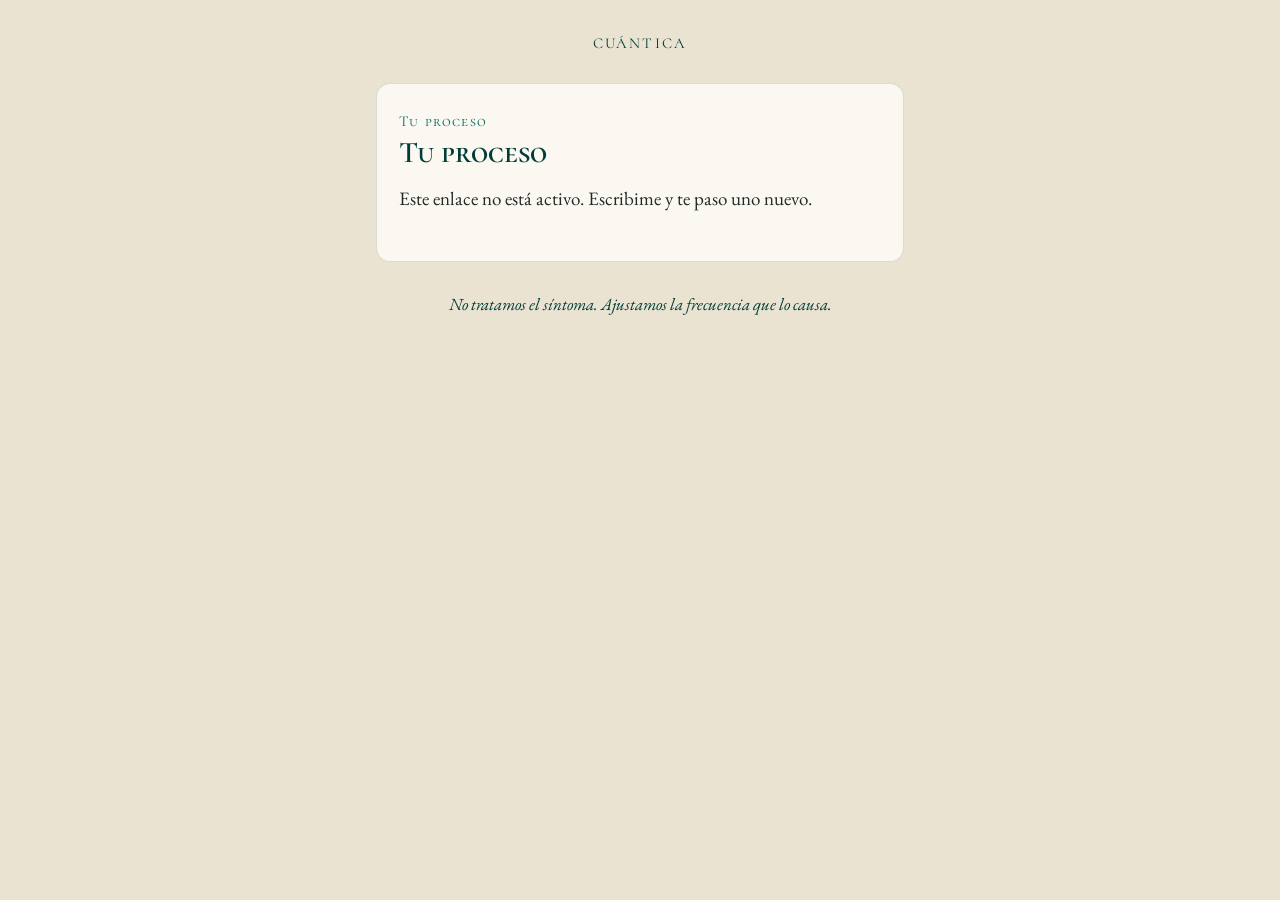
<file: tu-recorrido-h4w8k2.html>
<!doctype html>
<html lang="es">
<head>
<meta charset="utf-8">
<meta name="viewport" content="width=device-width, initial-scale=1">
<meta name="robots" content="noindex, nofollow">
<meta name="referrer" content="no-referrer">
<title>En qué paso está tu proceso</title>
<link rel="preconnect" href="https://fonts.googleapis.com">
<link href="https://fonts.googleapis.com/css2?family=Cormorant+SC:wght@500;600&family=EB+Garamond:wght@400;500&display=swap" rel="stylesheet">
<style>
  /* Paleta CUANTICA. Plantilla de la app (en_que_paso_esta.py): NO se
     publica sola. Los datos van adentro, en el bloque "datos-del-paso". */
  :root {
    --verde: #003C38;
    --teal: #006B64;
    --cobre: #C47A35;
    --crema: #EAE3D2;
    --tinta: #1f2a28;
    --suave: #6b736f;
  }
  * { box-sizing: border-box; }
  html, body { margin: 0; }
  body {
    background: var(--crema);
    color: var(--tinta);
    font-family: "EB Garamond", Garamond, Georgia, serif;
    font-size: 19px;
    line-height: 1.5;
  }
  .marco {
    max-width: 560px;
    margin: 0 auto;
    padding: 32px 16px 48px;
  }
  .marca {
    font-family: "Cormorant SC", "EB Garamond", serif;
    color: var(--verde);
    letter-spacing: .14em;
    font-size: 15px;
    text-align: center;
    margin-bottom: 28px;
  }
  .tarjeta {
    background: #fbf8f1;
    border: 1px solid rgba(0, 60, 56, .14);
    border-radius: 14px;
    padding: 26px 22px 22px;
  }
  .rotulo {
    font-family: "Cormorant SC", serif;
    color: var(--teal);
    font-size: 15px;
    letter-spacing: .08em;
    margin: 0 0 4px;
  }
  h1 {
    font-family: "Cormorant SC", serif;
    font-weight: 600;
    color: var(--verde);
    font-size: 30px;
    line-height: 1.15;
    margin: 0 0 14px;
  }
  .frase { margin: 0 0 26px; }
  ol.linea {
    list-style: none;
    margin: 0;
    padding: 0;
  }
  ol.linea li {
    position: relative;
    padding: 0 0 18px 36px;
    color: var(--suave);
  }
  ol.linea li:last-child { padding-bottom: 0; }
  ol.linea li::before {
    content: "";
    position: absolute;
    left: 6px;
    top: 7px;
    width: 12px;
    height: 12px;
    border-radius: 50%;
    border: 2px solid rgba(0, 107, 100, .45);
    background: #fbf8f1;
  }
  ol.linea li::after {
    content: "";
    position: absolute;
    left: 13px;
    top: 23px;
    bottom: 1px;
    width: 2px;
    background: rgba(0, 107, 100, .25);
  }
  ol.linea li:last-child::after { display: none; }
  ol.linea li.hecho { color: var(--teal); }
  ol.linea li.hecho::before {
    background: var(--teal);
    border-color: var(--teal);
  }
  ol.linea li.hecho::after { background: var(--teal); }
  ol.linea li.actual {
    color: var(--verde);
    font-weight: 500;
  }
  ol.linea li.actual::before {
    left: 3px;
    top: 4px;
    width: 18px;
    height: 18px;
    background: var(--cobre);
    border-color: var(--cobre);
    box-shadow: 0 0 0 5px rgba(196, 122, 53, .18);
  }
  .actual .ahora {
    display: inline-block;
    margin-left: 8px;
    font-family: "Cormorant SC", serif;
    font-size: 13px;
    letter-spacing: .08em;
    color: var(--cobre);
  }
  .envio {
    margin: -8px 0 24px;
    padding: 12px 14px;
    border: 1px solid rgba(196, 122, 53, .45);
    border-radius: 10px;
    background: rgba(196, 122, 53, .07);
  }
  .envio[hidden] { display: none; }
  .envio .numero {
    font-family: "Cormorant SC", serif;
    letter-spacing: .06em;
    color: var(--verde);
    font-size: 20px;
    word-break: break-all;
  }
  .envio a {
    display: inline-block;
    margin-top: 8px;
    padding: 8px 14px;
    border-radius: 8px;
    background: var(--teal);
    color: #fff;
    text-decoration: none;
    font-size: 17px;
  }
  .envio .ayuda {
    font-size: 16px;
    color: var(--suave);
    margin-top: 4px;
  }
  .envio button {
    margin: 8px 8px 0 0;
    padding: 8px 14px;
    border-radius: 8px;
    border: 1px solid var(--teal);
    background: #fff;
    color: var(--teal);
    font: inherit;
    font-size: 17px;
    cursor: pointer;
  }
  .pie {
    text-align: center;
    color: var(--suave);
    font-size: 15px;
    margin-top: 22px;
  }
  .lema {
    text-align: center;
    font-style: italic;
    color: var(--verde);
    margin-top: 30px;
    font-size: 17px;
  }
</style>
</head>
<body>
<main class="marco">
  <div class="marca">CUÁNTICA</div>
  <section class="tarjeta" aria-live="polite">
    <p class="rotulo">Tu proceso</p>
    <h1 id="titulo">Un momento…</h1>
    <p class="frase" id="frase"></p>
    <div class="envio" id="envio" hidden>
      <div>Tu número de seguimiento</div>
      <div class="numero" id="numero"></div>
      <div class="ayuda">Copiá este número y pegalo en la página del Correo.</div>
      <button type="button" id="copiar">Copiar el número</button>
      <a id="seguir" href="#" target="_blank" rel="noopener noreferrer">Abrir la página de Correo Argentino</a>
    </div>
    <ol class="linea" id="linea"></ol>
  </section>
  <p class="pie" id="pie"></p>
  <p class="lema">No tratamos el síntoma. Ajustamos la frecuencia que lo causa.</p>
</main>
<script type="application/json" id="datos-del-paso">null</script>
<script type="application/json" id="textos-del-paso">{"titulos": {"esperando_ficha": "Esperando tu ficha", "ficha_recibida": "Ficha recibida", "en_cola": "Esperando tu an\u00e1lisis", "en_terapia": "En sesi\u00f3n", "analizado": "An\u00e1lisis hecho", "frecuencias_enviadas": "Frecuencias enviadas", "generando_informes": "Generando tus informes", "informe_enviado": "Informes enviados", "preparando_remedio": "Preparando tu remedio", "despachado": "Remedio despachado", "en_etapa": "Tu etapa", "completado": "Proceso completo", "devolucion": "Pago devuelto"}, "frases": {"esperando_ficha": "Para arrancar me falta tu ficha. Cuando la completes, te pongo en la fila para tu an\u00e1lisis.", "ficha_recibida": "Ya tengo tu ficha. Me falta tu fecha de nacimiento para poder hacer tu an\u00e1lisis: mand\u00e1mela por WhatsApp y te pongo en la fila.", "en_cola": "Ya tengo todo lo que necesito. Tu an\u00e1lisis est\u00e1 en la fila.", "en_terapia": "Estoy haciendo tu sesi\u00f3n en este momento.", "analizado": "Tu an\u00e1lisis ya est\u00e1 hecho. Ahora lo estoy leyendo para armar tus informes.", "frecuencias_enviadas": "Ya te envi\u00e9 las frecuencias. Ahora estoy armando tus informes.", "generando_informes": "Estoy terminando tus informes. En cuanto est\u00e9n, te los mando.", "informe_enviado": "Ya te mand\u00e9 tus informes. Si no los encontr\u00e1s en tu mail, mir\u00e1 en correo no deseado.", "preparando_remedio": "Ya ten\u00e9s tus informes. Ahora estoy preparando tu remedio frecuencial.", "despachado": "Tu remedio frecuencial ya sali\u00f3. Cuando te llegue, arranc\u00e1s con tu planilla.", "en_etapa": "Ya ten\u00e9s todo para tu etapa: segu\u00ed tu planilla d\u00eda a d\u00eda. Cuando la termines, vemos juntos c\u00f3mo seguir.", "completado": "Tu proceso est\u00e1 completo: ya ten\u00e9s todo para seguir tu plan. Cualquier cosa, escribime.", "devolucion": "Te devolv\u00ed el pago. Si quer\u00e9s retomar, escribime.", "remedio_listo": "Ya ten\u00e9s tus informes. Tu remedio frecuencial ya est\u00e1 listo y sale en estos d\u00edas.", "remedio_listo_presencial": "Ya ten\u00e9s tus informes. Tu remedio frecuencial ya est\u00e1 listo: te lo doy en mano.", "despachado_numero": "Tu remedio frecuencial ya sali\u00f3 por Correo Argentino. Copi\u00e1 tu n\u00famero de seguimiento y pegalo en la p\u00e1gina del Correo: ah\u00ed lo pod\u00e9s seguir hasta que te llegue. Cuando lo tengas, arranc\u00e1s con tu planilla.", "en_etapa_n": "Ya ten\u00e9s todo para tu etapa %d: segu\u00ed tu planilla d\u00eda a d\u00eda. Cuando la termines, vemos juntos c\u00f3mo seguir.", "etapa_pasada": "Ya pas\u00f3 el mes de tu etapa %d. Escribime y vemos juntos c\u00f3mo seguir.", "en_cola_presencial": "Ya tengo todo lo que necesito para tu sesi\u00f3n."}, "puntos": {"pago": "Pago recibido", "ficha": "Tu ficha", "sesion": "Tu escaneo", "informes": "Tus informes", "remedio": "Tu remedio", "envio": "En camino", "listo": "Completo"}, "cola": [" Sos el pr\u00f3ximo turno.", " Hay 1 persona antes que vos.", " Hay %d personas antes que vos."], "no_activo": "Este enlace no est\u00e1 activo. Escribime y te paso uno nuevo.", "dias_vieja": 10, "dias_vence": 60, "correo": "https://www.correoargentino.com.ar/seguimiento-de-envios"}</script>
<script>
(function () {
  "use strict";
  var d = {}, T = {};
  try {
    d = JSON.parse(document.getElementById("datos-del-paso").textContent) || {};
  } catch (e) { d = {}; }
  try {
    T = JSON.parse(document.getElementById("textos-del-paso").textContent) || {};
  } catch (e) { T = {}; }
  var NO_ACTIVO = T.no_activo || "Este enlace no está activo. Escribime y te paso uno nuevo.";
  // LA PAGINA PUBLICADA (tu-recorrido-*.html) no trae datos adentro: los lee
  // de lo que va despues del # del link, que el navegador no le manda a
  // ningun servidor. El link NO trae textos: solo el paso, el nombre de la
  // frase y el estado de cada punto. Los textos salen de la tabla fija de
  // esta pagina (T), asi un link armado a mano no le hace decir otra cosa.
  // La MISMA cuenta esta en en_que_paso_esta.desde_el_link (los tests las
  // comparan).
  /*ARMAR*/
  function armar(x, T, hoy) {
    var no = {ok: false, frase: T.no_activo};
    var claves = ["paso", "f", "pasos", "n", "t", "antes", "seg", "act", "dia"];
    function entero(v, tope) {
      if (typeof v !== "number" || Math.floor(v) !== v || v < 0 || v > tope) {
        throw new Error("numero");
      }
      return v;
    }
    function etapaT(n, t) { return "Etapa " + n + (t ? " de " + t : ""); }
    try {
      if (!x || typeof x !== "object" || Array.isArray(x)) { return no; }
      for (var k in x) {
        if (Object.prototype.hasOwnProperty.call(x, k) && claves.indexOf(k) < 0) { return no; }
      }
      var own = function (o, k) { return Object.prototype.hasOwnProperty.call(o, k); };
      var paso = x.paso, fid = x.f;
      if (typeof paso !== "string" || !own(T.titulos, paso)) { return no; }
      if (typeof fid !== "string" || !own(T.frases, fid)) { return no; }
      var n = entero(own(x, "n") ? x.n : 0, 12);
      var t = entero(own(x, "t") ? x.t : 0, 12);
      var antes = (own(x, "antes") && x.antes !== null) ? entero(x.antes, 999) : null;
      var seg = x.seg || "";
      if (seg && !/^[A-Z]{2}\d{9}[A-Z]{2}$/.test(String(seg))) { return no; }
      var act = x.act || "";
      if (act && !/^\d{2}\/\d{2} \d{2}:\d{2}$/.test(String(act))) { return no; }
      var dia = x.dia || "";
      if (dia && !/^\d{4}-\d{2}-\d{2}$/.test(String(dia))) { return no; }
      var viejo = 0;
      if (dia) {
        var p = dia.split("-");
        var d0 = Date.UTC(+p[0], +p[1] - 1, +p[2]);
        var h = hoy || new Date();
        var d1 = Date.UTC(h.getFullYear(), h.getMonth(), h.getDate());
        viejo = Math.floor((d1 - d0) / 864e5);
        if (viejo > T.dias_vence) { return no; }
      }
      var titEt = n ? etapaT(n, t >= n ? t : 0) : "";
      var titulo = (paso === "en_etapa" && n) ? titEt : T.titulos[paso];
      var pasos = [], lista = x.pasos || [];
      if (!Array.isArray(lista)) { return no; }
      for (var i = 0; i < lista.length; i++) {
        var q = lista[i];
        if (!Array.isArray(q) || q.length !== 2
            || ["hecho", "actual", "pendiente"].indexOf(q[1]) < 0
            || !((typeof q[0] === "string" && own(T.puntos, q[0])) || (q[0] === "etapa" && n))) {
          return no;
        }
        var tp = q[1] === "actual" ? titulo : (q[0] === "etapa" ? titEt : T.puntos[q[0]]);
        pasos.push({clave: q[0], titulo: tp, estado: q[1]});
      }
      var frase = T.frases[fid];
      if (frase.indexOf("%d") >= 0) { frase = frase.replace("%d", String(n)); }
      var antesCola = paso === "en_cola" ? antes : null;
      if (fid === "en_cola" && antesCola !== null) {
        frase += antesCola === 0 ? T.cola[0]
          : (antesCola === 1 ? T.cola[1] : T.cola[2].replace("%d", String(antesCola)));
      }
      return {ok: true, paso: paso, titulo: titulo, frase: frase,
              seguimiento: seg || null, pasos: pasos,
              personas_antes: antesCola,
              lugar_en_fila: antesCola !== null ? antesCola + 1 : null,
              actualizado: act || null, dia: dia || null, dias: viejo};
    } catch (e) { return no; }
  }
  /*FIN-ARMAR*/
  function delHash() {
    var m = /[#&]r=([A-Za-z0-9_\-]+)/.exec(location.hash || "");
    if (!m) { return null; }
    try {
      var t = m[1].replace(/-/g, "+").replace(/_/g, "/");
      while (t.length % 4) { t += "="; }
      var bin = atob(t), bytes = [];
      for (var i = 0; i < bin.length; i++) {
        bytes.push("%" + ("0" + bin.charCodeAt(i).toString(16)).slice(-2));
      }
      return armar(JSON.parse(decodeURIComponent(bytes.join(""))), T);
    } catch (e) { return null; }
  }
  if (!d || typeof d !== "object" || !("ok" in d)) {
    d = delHash() || {ok: false, frase: NO_ACTIVO};
  }
  function texto(id, t) {
    var el = document.getElementById(id);
    if (el) { el.textContent = t || ""; }
  }
  if (!d.ok) {
    texto("titulo", "Tu proceso");
    texto("frase", d.frase || NO_ACTIVO);
    return;
  }
  texto("titulo", d.titulo);
  texto("frase", d.frase);
  // El numero del correo: solo si tiene la forma de uno de Correo Argentino.
  // La pagina del Correo NO toma el numero por el link: se copia y se pega.
  var seg = String(d.seguimiento || "").toUpperCase();
  if (/^[A-Z]{2}\d{9}[A-Z]{2}$/.test(seg)) {
    texto("numero", seg);
    document.getElementById("seguir").href =
      T.correo || "https://www.correoargentino.com.ar/seguimiento-de-envios";
    var b = document.getElementById("copiar");
    b.addEventListener("click", function () {
      function listo() { b.textContent = "Copiado"; }
      try {
        if (navigator.clipboard && navigator.clipboard.writeText) {
          navigator.clipboard.writeText(seg).then(listo, function () {});
          return;
        }
      } catch (e) { /* sigue abajo */ }
      try {
        var r = document.createRange();
        r.selectNodeContents(document.getElementById("numero"));
        var s = window.getSelection();
        s.removeAllRanges(); s.addRange(r);
        if (document.execCommand("copy")) { listo(); }
      } catch (e) { /* queda el numero a la vista para copiarlo a mano */ }
    });
    document.getElementById("envio").hidden = false;
  }
  var ol = document.getElementById("linea");
  (Array.isArray(d.pasos) ? d.pasos : []).forEach(function (p) {
    p = p || {};
    var li = document.createElement("li");
    li.className = p.estado === "hecho" ? "hecho"
      : (p.estado === "actual" ? "actual" : "pendiente");
    li.appendChild(document.createTextNode(p.titulo || ""));
    if (p.estado === "actual") {
      var s = document.createElement("span");
      s.className = "ahora";
      s.textContent = "ahora";
      li.appendChild(s);
    }
    ol.appendChild(li);
  });
  if (d.dia && d.dias > (T.dias_vieja || 10)) {
    var f = d.dia.split("-");
    texto("pie", "Así estaba el " + f[2] + "/" + f[1] + "/" + f[0] +
          ". Escribime y te cuento cómo sigue.");
  } else if (d.actualizado) {
    texto("pie", "Actualizado el " + d.actualizado);
  }
})();
</script>
</body>
</html>
</file>
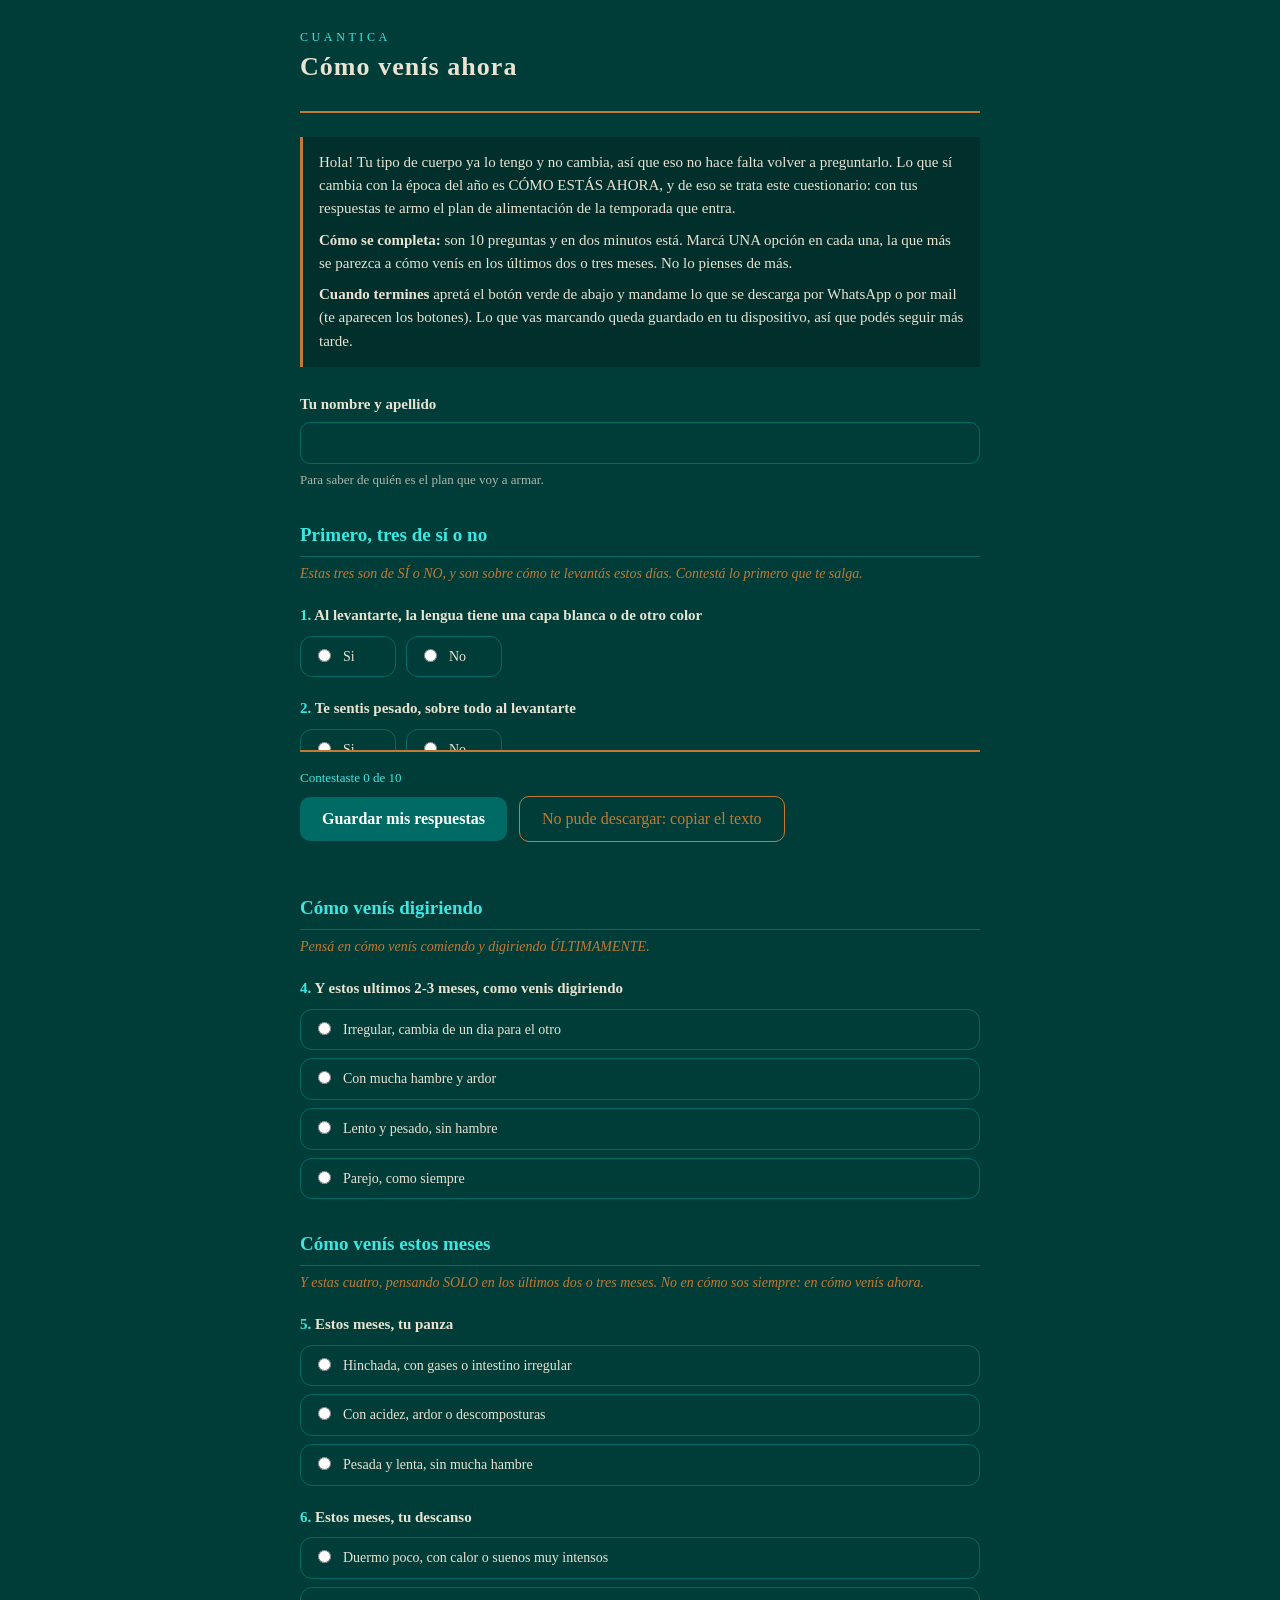
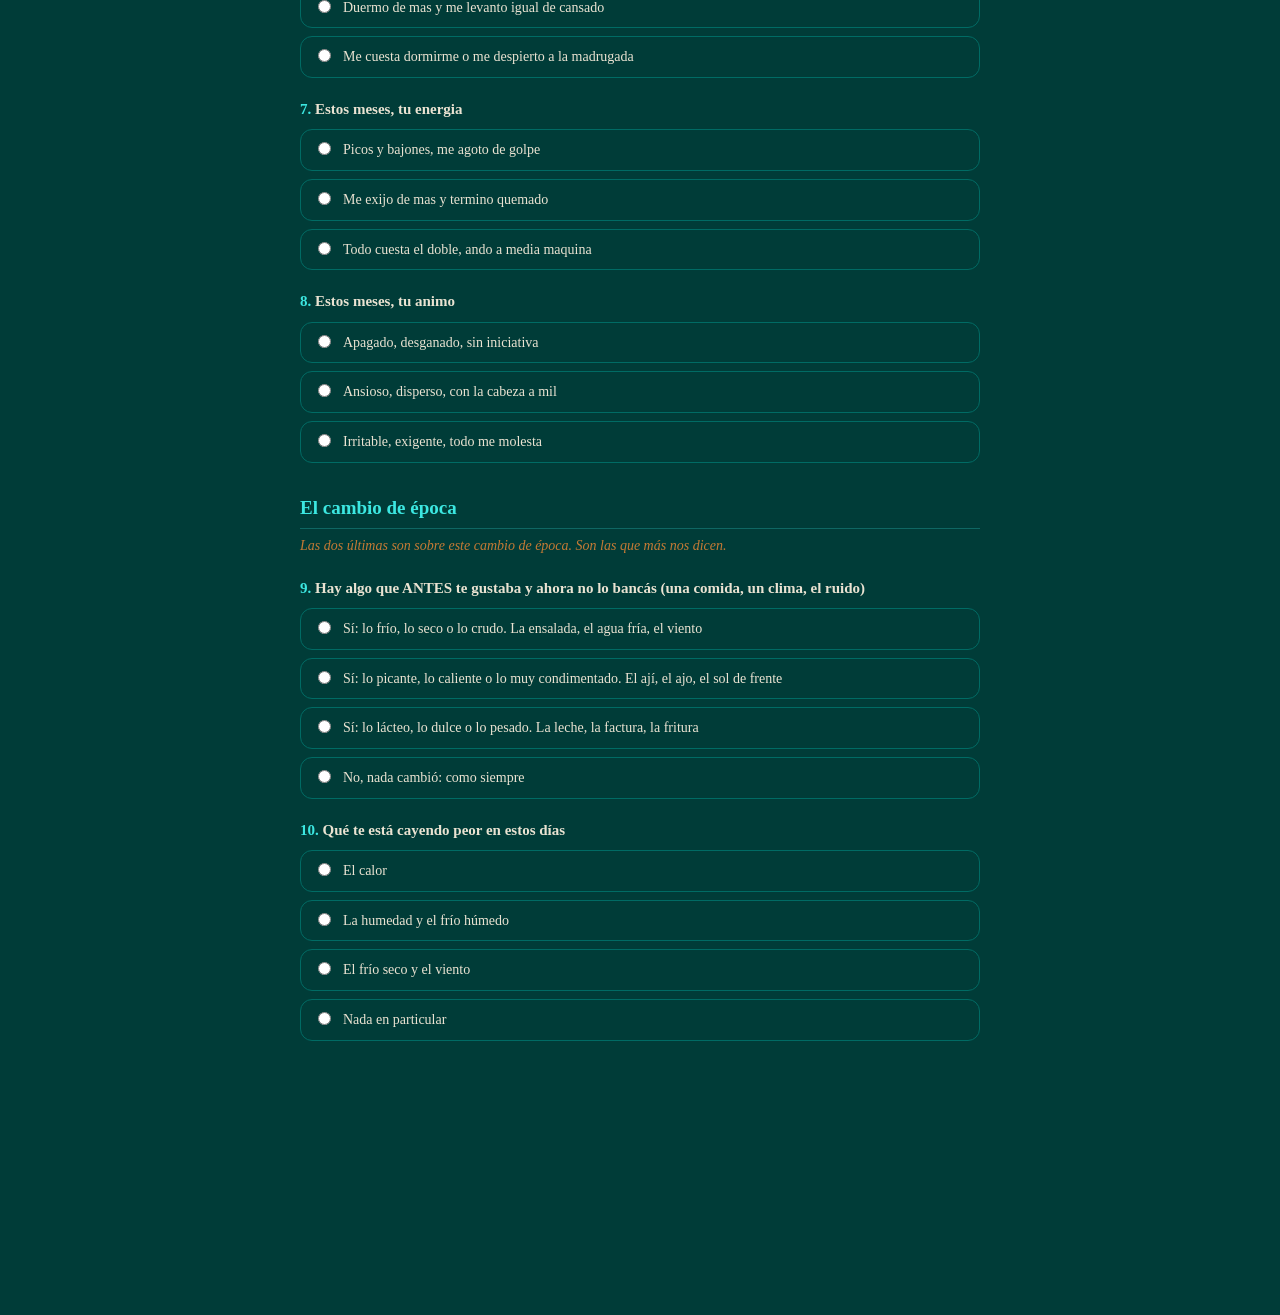
<file: tu-temporada-5zcrwl.html>
<!doctype html>
<html lang="es">
<head>
<meta charset="utf-8">
<meta name="viewport" content="width=device-width, initial-scale=1">
<meta name="robots" content="noindex">
<title>Cómo venís ahora - CUANTICA</title>
<style>
  * { box-sizing: border-box; -webkit-tap-highlight-color: transparent; }
  body { margin: 0; background: #003C38; color: #EAE3D2;
         font-family: Georgia, 'Times New Roman', serif; line-height: 1.55; }
  .hoja { max-width: 720px; margin: 0 auto; padding: 28px 20px 90px; }
  header { border-bottom: 2px solid #C47A35; padding-bottom: 18px;
           margin-bottom: 24px; }
  h1 { font-size: 26px; margin: 0 0 6px; letter-spacing: .04em; }
  .marca { color: #3CE7E1; font-size: 12px; letter-spacing: .3em;
           text-transform: uppercase; }
  .intro { background: rgba(0,0,0,.22); border-left: 3px solid #C47A35;
           padding: 14px 16px; margin-bottom: 26px; font-size: 15px; }
  .intro p { margin: 0 0 8px; }
  .intro p:last-child { margin-bottom: 0; }
  h2 { font-size: 19px; color: #3CE7E1; margin: 30px 0 4px;
       border-bottom: 1px solid rgba(60,231,225,.25); padding-bottom: 6px; }
  .consigna { font-size: 14px; color: #C47A35; margin: 6px 0 14px;
              font-style: italic; }
  .pregunta { margin: 20px 0; }
  .enunciado { font-weight: bold; font-size: 15px; margin: 0 0 8px; }
  .num { color: #3CE7E1; }
  .opciones { display: flex; flex-direction: column; gap: 8px; }
  .cortas { flex-direction: row; gap: 10px; }
  .cortas .chip { min-width: 96px; }
  .chip { display: flex; align-items: flex-start; gap: 9px;
          padding: 9px 12px; border: 1px solid #006B64;
          border-radius: 12px; font-size: 14px; cursor: pointer; }
  .chip:hover { border-color: #3CE7E1; }
  .chip input { margin-top: 3px; accent-color: #3CE7E1; }
  .chip:has(input:checked) { border-color: #3CE7E1;
                             background: rgba(60,231,225,.08); }
  .campo-nombre { margin: 0 0 22px; }
  .campo-nombre label { display: block; font-weight: bold; font-size: 15px;
                        margin-bottom: 6px; }
  .campo-nombre input { width: 100%; font-family: inherit; font-size: 16px;
                        padding: 11px 12px; border-radius: 10px;
                        border: 1px solid #006B64; background: transparent;
                        color: #EAE3D2; }
  .campo-nombre .ayuda { font-size: 13px; opacity: .75; margin: 6px 0 0; }
  #pago-ok { display: none; background: rgba(60,231,225,.08);
             border: 1px solid rgba(60,231,225,.35); border-radius: 10px;
             padding: 10px 14px; margin-bottom: 20px; font-size: 14px;
             color: #3CE7E1; }
  .acciones { position: sticky; bottom: 0; background: #003C38;
              border-top: 2px solid #C47A35; padding: 16px 0 20px;
              margin-top: 34px; }
  button { font-family: inherit; font-size: 16px; padding: 13px 22px;
           border-radius: 10px; border: none; cursor: pointer;
           margin: 0 8px 8px 0; }
  .primario { background: #006B64; color: #fff; font-weight: bold; }
  .primario:hover { background: #3CE7E1; color: #003C38; }
  .secundario { background: transparent; color: #C47A35;
                border: 1px solid #C47A35; }
  #progreso { font-size: 13px; color: #3CE7E1; margin-bottom: 8px; }
  #estado { font-size: 14px; margin-top: 10px; min-height: 20px;
            color: #3CE7E1; }
  #copia { width: 100%; height: 130px; margin-top: 12px; display: none;
           font-family: monospace; font-size: 12px; }
</style>
</head>
<body>
<div class="hoja">
  <header>
    <div class="marca">CUANTICA</div>
    <h1>Cómo venís ahora</h1>
  </header>

  <div id="pago-ok">Tu pago llegó bien. Ahora contestá estas preguntas y
    con eso te armo el plan nuevo.</div>

  <div class="intro">
    <p>Hola! Tu tipo de cuerpo ya lo tengo y no cambia, así que eso no
       hace falta volver a preguntarlo. Lo que sí cambia con la época del
       año es CÓMO ESTÁS AHORA, y de eso se trata este cuestionario: con
       tus respuestas te armo el plan de alimentación de la temporada que
       entra.</p>
    <p><strong>Cómo se completa:</strong> son 10 preguntas y en dos
       minutos está. Marcá UNA opción en cada una, la que más se parezca a
       cómo venís en los últimos dos o tres meses. No lo pienses de más.</p>
    <p><strong>Cuando termines</strong> apretá el botón verde de abajo y
       mandame lo que se descarga por WhatsApp o por mail (te aparecen los
       botones). Lo que vas marcando queda guardado en tu dispositivo, así
       que podés seguir más tarde.</p>
  </div>

  <div class="campo-nombre">
    <label for="w_nombre">Tu nombre y apellido</label>
    <input type="text" id="w_nombre" autocomplete="name">
    <p class="ayuda">Para saber de quién es el plan que voy a armar.</p>
  </div>

  <form id="f" onsubmit="return false">
    <section><h2>Primero, tres de sí o no</h2><p class="consigna">Estas tres son de SÍ o NO, y son sobre cómo te levantás estos días. Contestá lo primero que te salga.</p><div class="pregunta"><p class="enunciado"><span class="num">1.</span> Al levantarte, la lengua tiene una capa blanca o de otro color</p><div class="opciones cortas"><label class="chip"><input type="radio" name="senal_lengua" value="si"><span>Si</span></label><label class="chip"><input type="radio" name="senal_lengua" value="no"><span>No</span></label></div></div><div class="pregunta"><p class="enunciado"><span class="num">2.</span> Te sentis pesado, sobre todo al levantarte</p><div class="opciones cortas"><label class="chip"><input type="radio" name="senal_pesadez" value="si"><span>Si</span></label><label class="chip"><input type="radio" name="senal_pesadez" value="no"><span>No</span></label></div></div><div class="pregunta"><p class="enunciado"><span class="num">3.</span> Vas de cuerpo pegajoso, cuesta limpiar o queda flotando</p><div class="opciones cortas"><label class="chip"><input type="radio" name="senal_heces" value="si"><span>Si</span></label><label class="chip"><input type="radio" name="senal_heces" value="no"><span>No</span></label></div></div></section><section><h2>Cómo venís digiriendo</h2><p class="consigna">Pensá en cómo venís comiendo y digiriendo ÚLTIMAMENTE.</p><div class="pregunta"><p class="enunciado"><span class="num">4.</span> Y estos ultimos 2-3 meses, como venis digiriendo</p><div class="opciones"><label class="chip"><input type="radio" name="fuego_ahora" value="irregular"><span>Irregular, cambia de un dia para el otro</span></label><label class="chip"><input type="radio" name="fuego_ahora" value="fuerte"><span>Con mucha hambre y ardor</span></label><label class="chip"><input type="radio" name="fuego_ahora" value="lento"><span>Lento y pesado, sin hambre</span></label><label class="chip"><input type="radio" name="fuego_ahora" value="parejo"><span>Parejo, como siempre</span></label></div></div></section><section><h2>Cómo venís estos meses</h2><p class="consigna">Y estas cuatro, pensando SOLO en los últimos dos o tres meses. No en cómo sos siempre: en cómo venís ahora.</p><div class="pregunta"><p class="enunciado"><span class="num">5.</span> Estos meses, tu panza</p><div class="opciones"><label class="chip"><input type="radio" name="v_digestion" value="vata"><span>Hinchada, con gases o intestino irregular</span></label><label class="chip"><input type="radio" name="v_digestion" value="pitta"><span>Con acidez, ardor o descomposturas</span></label><label class="chip"><input type="radio" name="v_digestion" value="kapha"><span>Pesada y lenta, sin mucha hambre</span></label></div></div><div class="pregunta"><p class="enunciado"><span class="num">6.</span> Estos meses, tu descanso</p><div class="opciones"><label class="chip"><input type="radio" name="v_descanso" value="pitta"><span>Duermo poco, con calor o suenos muy intensos</span></label><label class="chip"><input type="radio" name="v_descanso" value="kapha"><span>Duermo de mas y me levanto igual de cansado</span></label><label class="chip"><input type="radio" name="v_descanso" value="vata"><span>Me cuesta dormirme o me despierto a la madrugada</span></label></div></div><div class="pregunta"><p class="enunciado"><span class="num">7.</span> Estos meses, tu energia</p><div class="opciones"><label class="chip"><input type="radio" name="v_energia" value="vata"><span>Picos y bajones, me agoto de golpe</span></label><label class="chip"><input type="radio" name="v_energia" value="pitta"><span>Me exijo de mas y termino quemado</span></label><label class="chip"><input type="radio" name="v_energia" value="kapha"><span>Todo cuesta el doble, ando a media maquina</span></label></div></div><div class="pregunta"><p class="enunciado"><span class="num">8.</span> Estos meses, tu animo</p><div class="opciones"><label class="chip"><input type="radio" name="v_animo" value="kapha"><span>Apagado, desganado, sin iniciativa</span></label><label class="chip"><input type="radio" name="v_animo" value="vata"><span>Ansioso, disperso, con la cabeza a mil</span></label><label class="chip"><input type="radio" name="v_animo" value="pitta"><span>Irritable, exigente, todo me molesta</span></label></div></div></section><section><h2>El cambio de época</h2><p class="consigna">Las dos últimas son sobre este cambio de época. Son las que más nos dicen.</p><div class="pregunta"><p class="enunciado"><span class="num">9.</span> Hay algo que ANTES te gustaba y ahora no lo bancás (una comida, un clima, el ruido)</p><div class="opciones"><label class="chip"><input type="radio" name="v_aversion" value="frio_seco_crudo"><span>Sí: lo frío, lo seco o lo crudo. La ensalada, el agua fría, el viento</span></label><label class="chip"><input type="radio" name="v_aversion" value="picante_caliente"><span>Sí: lo picante, lo caliente o lo muy condimentado. El ají, el ajo, el sol de frente</span></label><label class="chip"><input type="radio" name="v_aversion" value="lacteo_dulce_pesado"><span>Sí: lo lácteo, lo dulce o lo pesado. La leche, la factura, la fritura</span></label><label class="chip"><input type="radio" name="v_aversion" value="nada"><span>No, nada cambió: como siempre</span></label></div></div><div class="pregunta"><p class="enunciado"><span class="num">10.</span> Qué te está cayendo peor en estos días</p><div class="opciones"><label class="chip"><input type="radio" name="v_clima_ahora" value="calor"><span>El calor</span></label><label class="chip"><input type="radio" name="v_clima_ahora" value="humedad"><span>La humedad y el frío húmedo</span></label><label class="chip"><input type="radio" name="v_clima_ahora" value="frio_viento"><span>El frío seco y el viento</span></label><label class="chip"><input type="radio" name="v_clima_ahora" value="nada"><span>Nada en particular</span></label></div></div></section>
  </form>

  <div class="acciones">
    <div id="progreso">Contestaste 0 de 10</div>
    <button class="primario" onclick="guardar()">Guardar mis respuestas</button>
    <button class="secundario" onclick="copiar()">No pude descargar: copiar el texto</button>
    <div id="estado"></div>
    <textarea id="copia" readonly></textarea>
  </div>
</div>

<script>
var TOTAL = 10;
var WSP = '5493434518981';
var MAIL = 'tarjetacuantica0@gmail.com';

// --- EL COMPROBANTE DEL PAGO, LEIDO DE LA DIRECCION ------------------------
// Mercado Pago vuelve del pago aprobado con payment_id / collection_id
// pegados en la direccion. Se guardan en el archivo (meta.comprobante) y
// el sistema de Jose verifica el pago solo, por codigo.
var COMPROBANTE_PARAMS = [
  ['payment_id', 'mercadopago'], ['collection_id', 'mercadopago'],
  ['tx', 'paypal'], ['txn_id', 'paypal'], ['paymentid', 'paypal'],
  ['orderid', 'paypal'], ['order_id', 'paypal']];

function comprobanteLimpiar(v) {
  return String(v || '').replace(/[^A-Za-z0-9_-]/g, '').slice(0, 64);
}

function comprobanteDeLaURL() {
  try {
    var q = String(window.location.search || '');
    if (q.charAt(0) === '?') q = q.slice(1);
    if (!q) return null;
    var partes = q.split('&'), mapa = {}, i;
    for (i = 0; i < partes.length; i++) {
      var p = partes[i].split('=');
      if (!p[0]) continue;
      var k = '', v = '';
      try {
        k = decodeURIComponent(p[0]).toLowerCase();
        v = decodeURIComponent((p[1] || '').replace(/\+/g, ' '));
      } catch (e) { continue; }
      if (!(k in mapa)) mapa[k] = v;
    }
    for (i = 0; i < COMPROBANTE_PARAMS.length; i++) {
      var id = comprobanteLimpiar(mapa[COMPROBANTE_PARAMS[i][0]]);
      if (id && id.toLowerCase() !== 'null') {
        return { proveedor: COMPROBANTE_PARAMS[i][1], id: id };
      }
    }
  } catch (e) { /* sin URL legible, el archivo viaja igual */ }
  return null;
}

var COMPROBANTE = comprobanteDeLaURL();

// El cartelito de "tu pago llego bien", solo si volvio del pago.
try {
  var _q = String(window.location.search || '');
  if (COMPROBANTE || _q.indexOf('renov=1') >= 0) {
    document.getElementById('pago-ok').style.display = 'block';
  }
} catch (e) {}

// --- GUARDADO LOCAL, UN BORRADOR POR COMPRADOR -----------------------------
// La clave suma el numero del pago: dos personas que pagan desde la misma
// computadora no comparten el borrador.
var CLAVE = 'cuantica_temporada' +
  (COMPROBANTE && COMPROBANTE.id ? '_' + COMPROBANTE.id : '');

function guardarLocal() {
  try {
    var datos = { nombre: document.getElementById('w_nombre').value || '',
                  respuestas: {} };
    var marcados = document.querySelectorAll('#f input[type=radio]:checked');
    for (var i = 0; i < marcados.length; i++) {
      datos.respuestas[marcados[i].name] = marcados[i].value;
    }
    window.localStorage.setItem(CLAVE, JSON.stringify(datos));
  } catch (e) { /* sin guardado local la pagina anda igual */ }
}

function restaurar() {
  try {
    var crudo = window.localStorage.getItem(CLAVE);
    if (!crudo) return;
    var datos = JSON.parse(crudo);
    if (datos && datos.nombre) {
      document.getElementById('w_nombre').value = datos.nombre;
    }
    var resp = (datos && datos.respuestas) || {};
    for (var clave in resp) {
      var radio = document.querySelector(
        '#f input[type=radio][name="' + clave + '"][value="' +
        resp[clave] + '"]');
      if (radio) radio.checked = true;
    }
  } catch (e) { /* borrador ilegible: se arranca de cero */ }
}

// --- LO DE SIEMPRE ---------------------------------------------------------
function recolectar() {
  var out = {};
  var marcados = document.querySelectorAll('#f input[type=radio]:checked');
  for (var i = 0; i < marcados.length; i++) {
    out[marcados[i].name] = marcados[i].value;
  }
  var meta = {
    patient_id: null,
    paciente: (document.getElementById('w_nombre').value || '').trim(),
    temporada: '',
    origen: 'temporada_web_v1'
  };
  if (COMPROBANTE) meta.comprobante = COMPROBANTE;
  return { meta: meta, respuestas: out };
}

function contestadas() {
  return document.querySelectorAll('#f input[type=radio]:checked').length;
}

function actualizarProgreso() {
  document.getElementById('progreso').textContent =
    'Contestaste ' + contestadas() + ' de ' + TOTAL;
}

document.addEventListener('change', function (ev) {
  if (ev.target && ev.target.type === 'radio') {
    actualizarProgreso();
    guardarLocal();
  }
});
try {
  document.getElementById('w_nombre')
    .addEventListener('input', guardarLocal);
} catch (e) {}

function nombreArchivo() {
  var n = (document.getElementById('w_nombre').value || 'temporada')
    .toLowerCase().replace(/[^a-z0-9]+/g, '_').slice(0, 40) || 'temporada';
  var d = new Date();
  var f = d.getFullYear() + '-' +
          ('0' + (d.getMonth() + 1)).slice(-2) + '-' +
          ('0' + d.getDate()).slice(-2);
  return 'temporada_' + n + '_' + f + '.json';
}

function faltaAlgo() {
  var nombre = (document.getElementById('w_nombre').value || '').trim();
  if (!nombre) {
    document.getElementById('estado').textContent =
      'Me falta tu nombre y apellido (el campo de arriba de todo): sin ' +
      'eso no sé de quién es el plan.';
    try {
      document.getElementById('w_nombre')
        .scrollIntoView({behavior: 'smooth', block: 'center'});
    } catch (e) {}
    return true;
  }
  if (contestadas() === 0) {
    document.getElementById('estado').textContent =
      'Todavía no marcaste nada. Contestá al menos algunas y volvé a probar.';
    return true;
  }
  return false;
}

function guardar() {
  if (faltaAlgo()) return;
  var datos = recolectar();
  var n = Object.keys(datos.respuestas).length;
  var txt = JSON.stringify(datos, null, 2);
  try {
    var blob = new Blob([txt], { type: 'application/json' });
    var a = document.createElement('a');
    a.href = URL.createObjectURL(blob);
    a.download = nombreArchivo();
    document.body.appendChild(a);
    a.click();
    document.body.removeChild(a);
    document.getElementById('estado').textContent =
      'Listo: se descargó el archivo ' + a.download + ' con ' + n + ' de ' +
      TOTAL + ' respuestas. Ahora mandámelo con uno de estos botones.';
    mostrarBotonesEnvio(false);
  } catch (e) {
    document.getElementById('estado').textContent =
      'Tu dispositivo no dejó descargar el archivo. Usá el otro botón para ' +
      'copiar el texto y pegármelo en un mensaje.';
  }
}

function copiar() {
  if (faltaAlgo()) return;
  var datos = recolectar();
  var txt = JSON.stringify(datos);
  var ta = document.getElementById('copia');
  ta.style.display = 'block';
  ta.value = txt;
  ta.select();
  try {
    document.execCommand('copy');
    document.getElementById('estado').textContent =
      'Copiado. Ahora abrí uno de estos botones y pegalo en el mensaje.';
  } catch (e) {
    document.getElementById('estado').textContent =
      'Seleccioná todo el texto de abajo, copialo y mandámelo.';
  }
  mostrarBotonesEnvio(true);
}

// --- A DONDE MANDARLO ------------------------------------------------------
// El que llega aca vino del pago, no de un chat abierto con Jose: sin
// estos botones queda con un archivo en la mano sin saber a donde.
function mostrarBotonesEnvio(porCopia) {
  try {
    var est = document.getElementById('estado');
    if (!est) return;
    var previa = document.getElementById('envio-botones');
    if (previa && previa.parentNode) previa.parentNode.removeChild(previa);
    var caja = document.createElement('div');
    caja.id = 'envio-botones';
    caja.style.cssText = 'margin-top:14px;display:flex;flex-wrap:wrap;' +
      'gap:10px;justify-content:center';
    function boton(texto, href) {
      var a = document.createElement('a');
      a.textContent = texto;
      a.href = href;
      a.rel = 'noopener';
      a.style.cssText = 'display:inline-block;padding:13px 22px;' +
        'border-radius:999px;text-decoration:none;font-weight:700;' +
        'font-size:15px;background:#006B64;color:#fff';
      return a;
    }
    if (WSP) {
      caja.appendChild(boton('Mandarlo por WhatsApp',
        'https://wa.me/' + WSP + '?text=' + encodeURIComponent(porCopia
          ? 'Hola José! Acá abajo te pego mi cuestionario de temporada:'
          : 'Hola José! Te mando mi cuestionario de temporada: te ' +
            'adjunto el archivo que se acaba de descargar.')));
    }
    if (MAIL) {
      caja.appendChild(boton('Mandarlo por mail',
        'mailto:' + MAIL + '?subject=' + encodeURIComponent(
          'Mi cuestionario de temporada') + '&body=' +
        encodeURIComponent(porCopia
          ? 'Hola José! Acá abajo te pego mi cuestionario de temporada:'
          : 'Te adjunto el archivo que se descargó al terminar el ' +
            'cuestionario.')));
    }
    var ayuda = document.createElement('p');
    ayuda.style.cssText = 'margin-top:8px;font-size:13px;opacity:.75;' +
      'text-align:center;width:100%';
    ayuda.textContent = porCopia
      ? 'El texto ya quedó copiado: abrí el mensaje, mantené apretado ' +
        'donde se escribe, tocá "Pegar" y mandalo.'
      : 'El archivo quedó en tu carpeta de Descargas: adjuntalo al ' +
        'mensaje con el clip.';
    caja.appendChild(ayuda);
    est.parentNode.insertBefore(caja, est.nextSibling);
    caja.scrollIntoView({behavior: 'smooth', block: 'center'});
  } catch (e) {}
}

restaurar();
actualizarProgreso();
</script>
</body>
</html>
</file>
